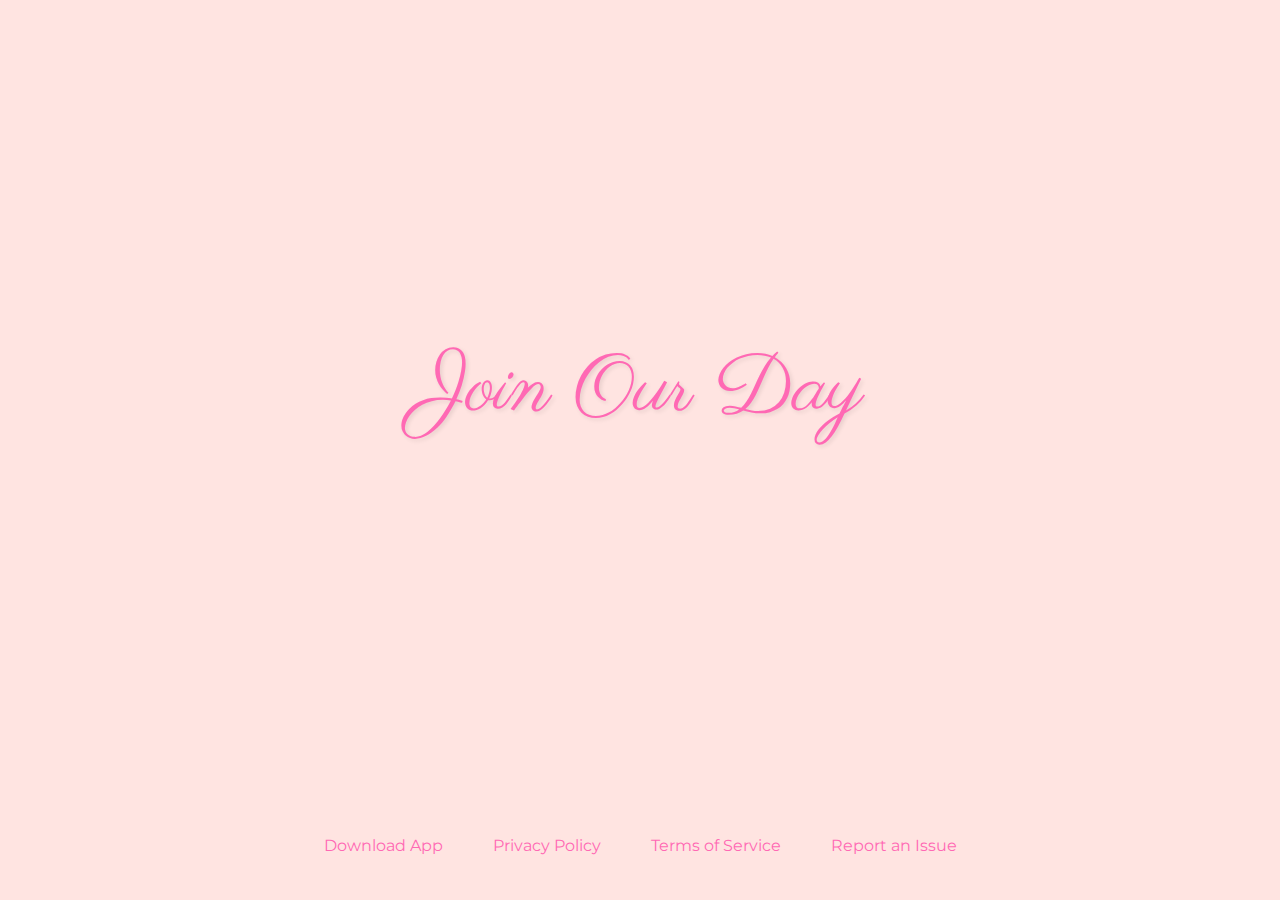
<file: index.html>
<!DOCTYPE html>
<html lang="en">
<head>
    <meta charset="UTF-8">
    <meta name="viewport" content="width=device-width, initial-scale=1.0">
    <title>Join Our Day</title>
    <link rel="apple-touch-icon" sizes="180x180" href="apple-touch-icon.png">
    <link rel="icon" type="image/png" sizes="32x32" href="favicon-32x32.png">
    <link rel="icon" type="image/png" sizes="16x16" href="favicon-16x16.png">
    <link rel="icon" type="image/x-icon" href="favicon.ico">
    <link rel="manifest" href="site.webmanifest">
    <link rel="stylesheet" href="styles.css">
    <link href="https://fonts.googleapis.com/css2?family=Parisienne&family=Montserrat:wght@300;400;500;600&display=swap" rel="stylesheet">
</head>
<body>
    <div class="container">
        <div class="content-wrapper">
            <h1 class="main-title">Join Our Day</h1>
            <div class="subtitle" id="subtitle">Coming Soon</div>
        </div>
        
        <footer class="footer">
            <div class="footer-links">
                <a href="download.html" class="footer-link">Download App</a>
                <a href="privacy.html" class="footer-link">Privacy Policy</a>
                <a href="terms.html" class="footer-link">Terms of Service</a>
                <a href="report.html" class="footer-link">Report an Issue</a>
            </div>
        </footer>
    </div>

    <script>
        setTimeout(function() {
            document.getElementById('subtitle').style.opacity = '1';
        }, 1000);
    </script>
</body>
</html>
</file>
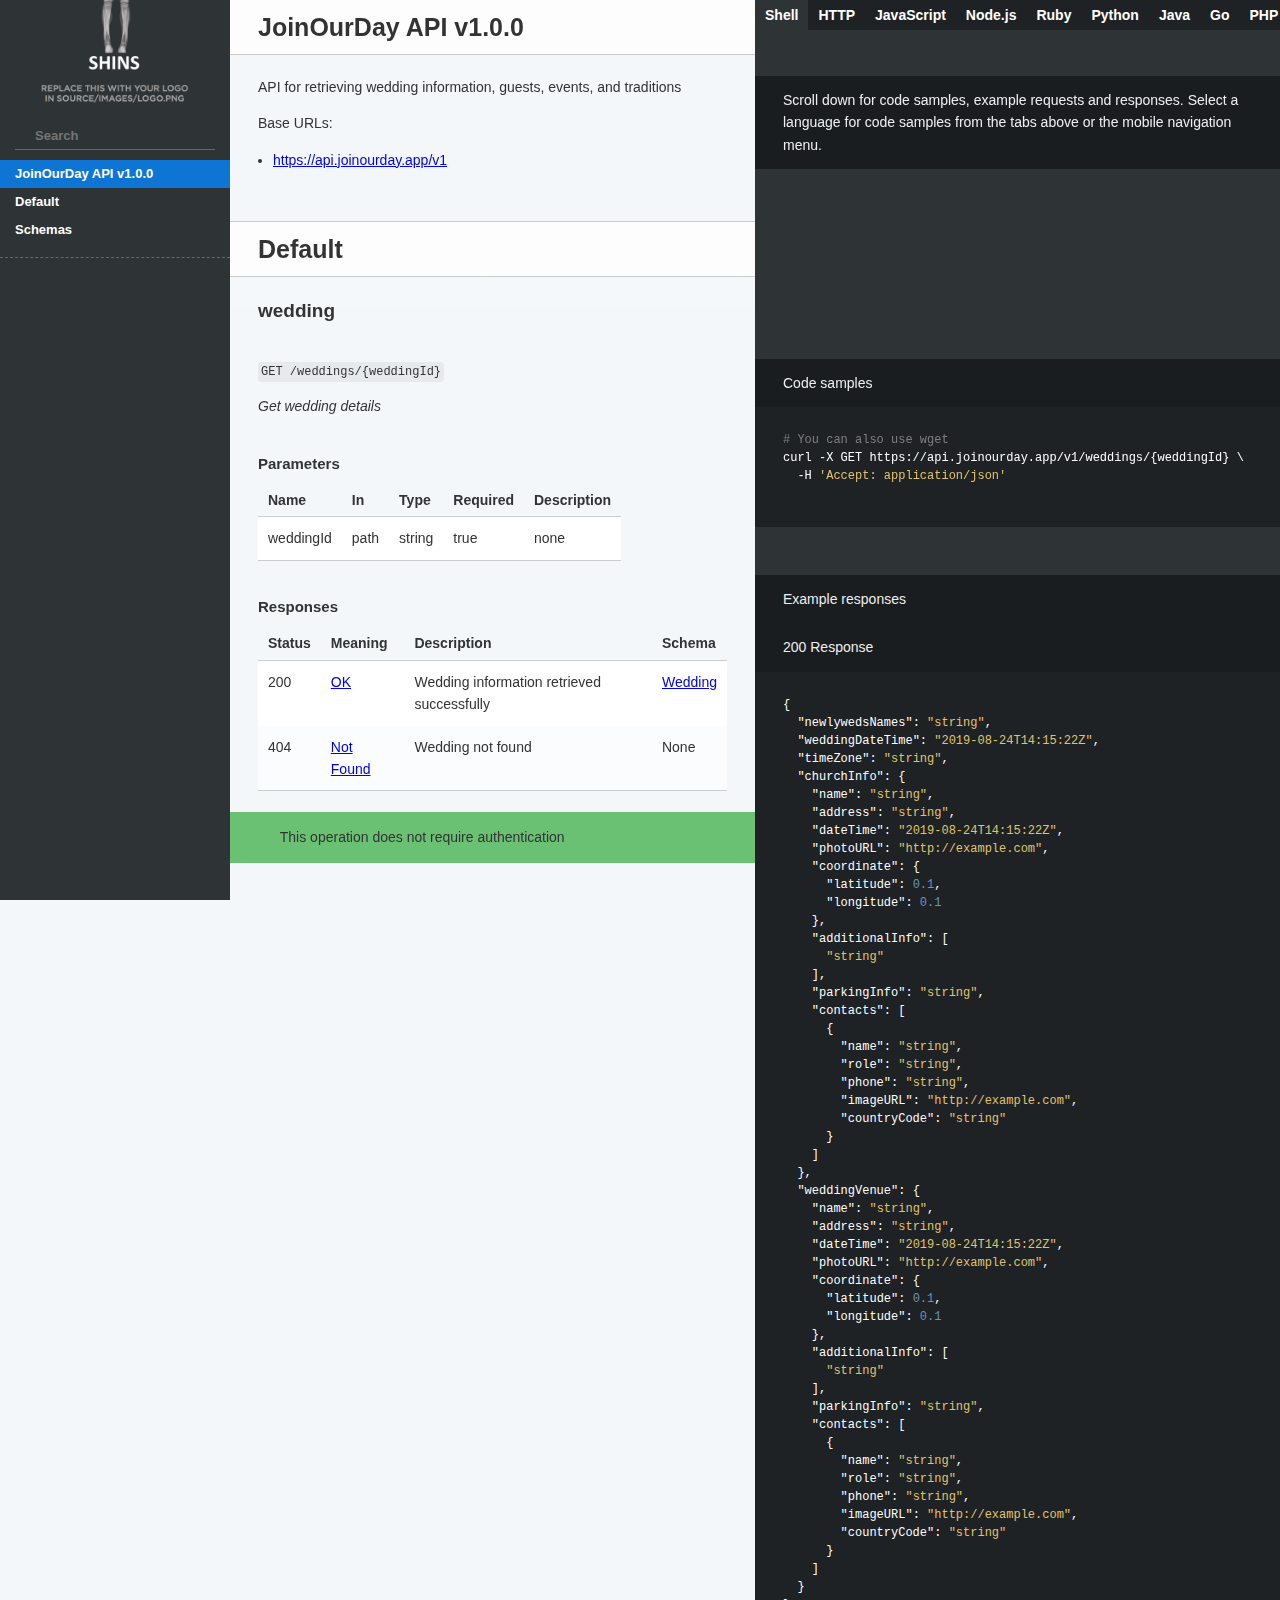
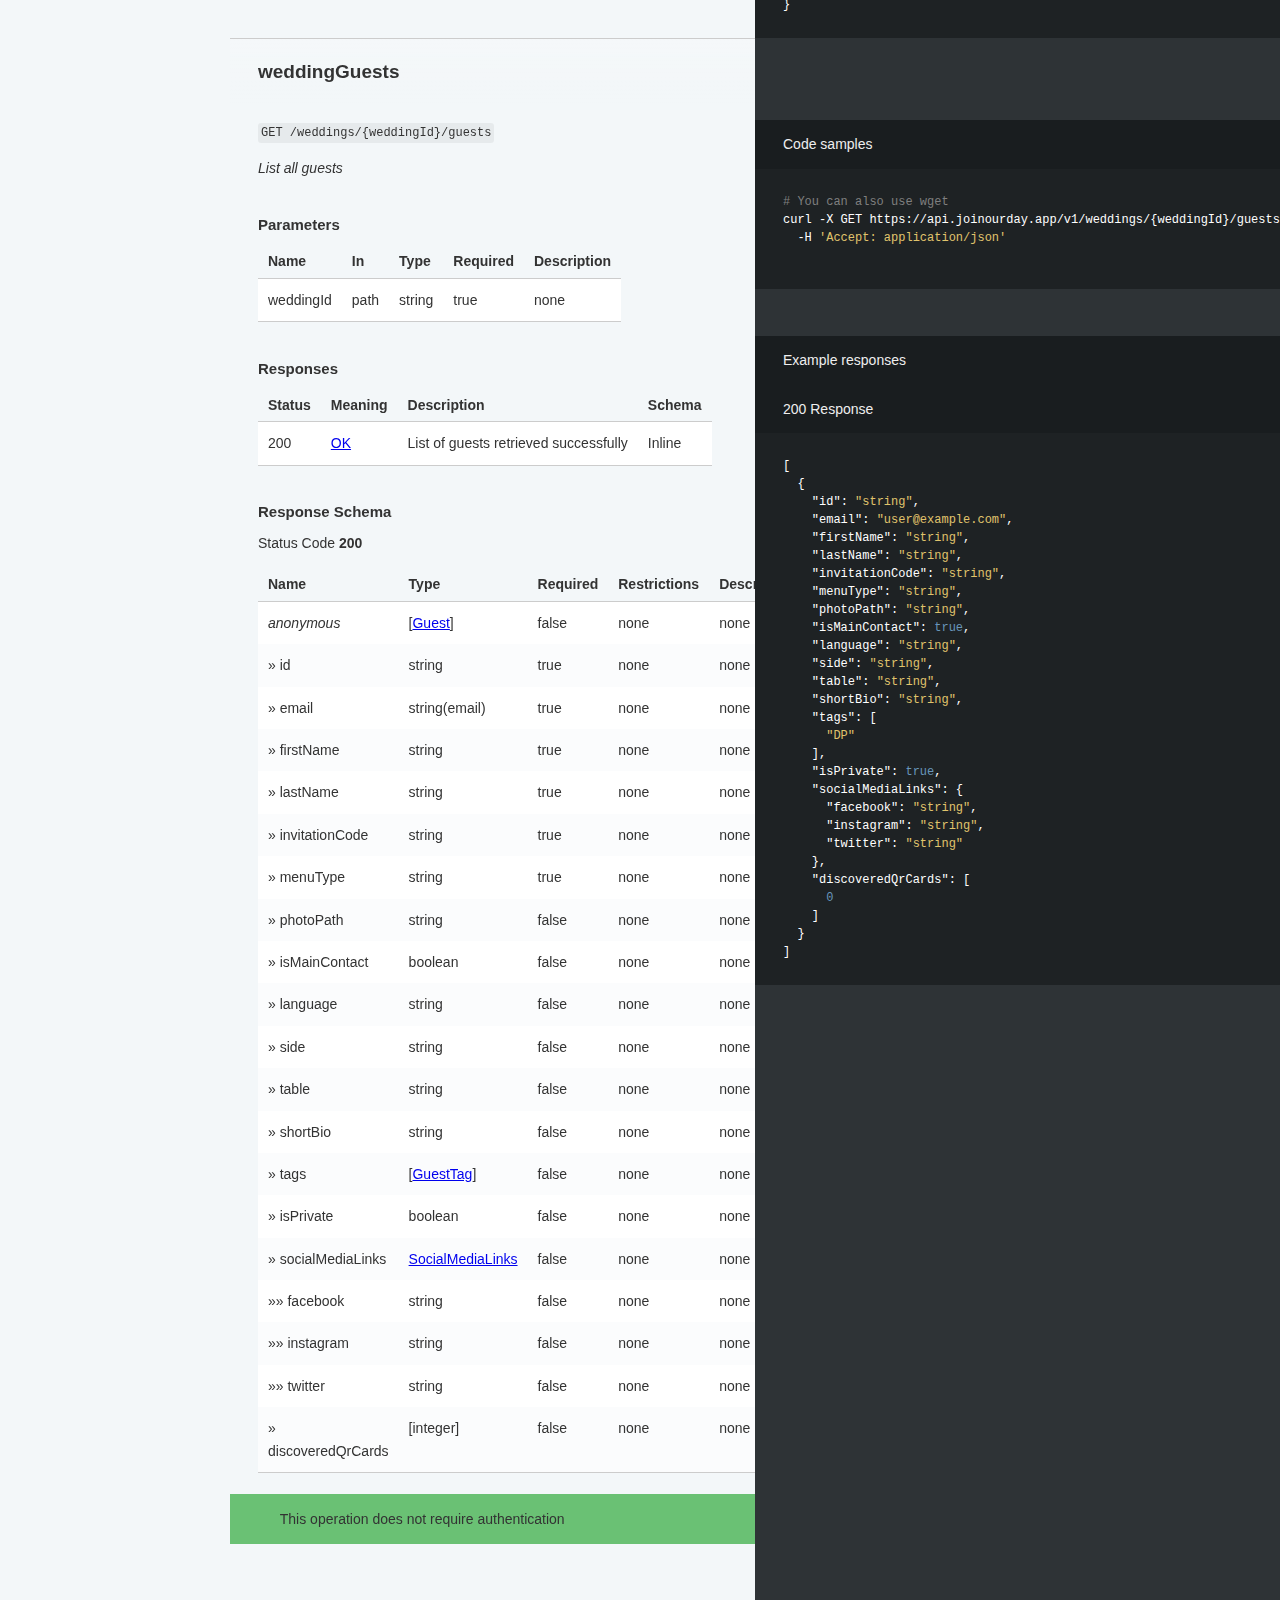
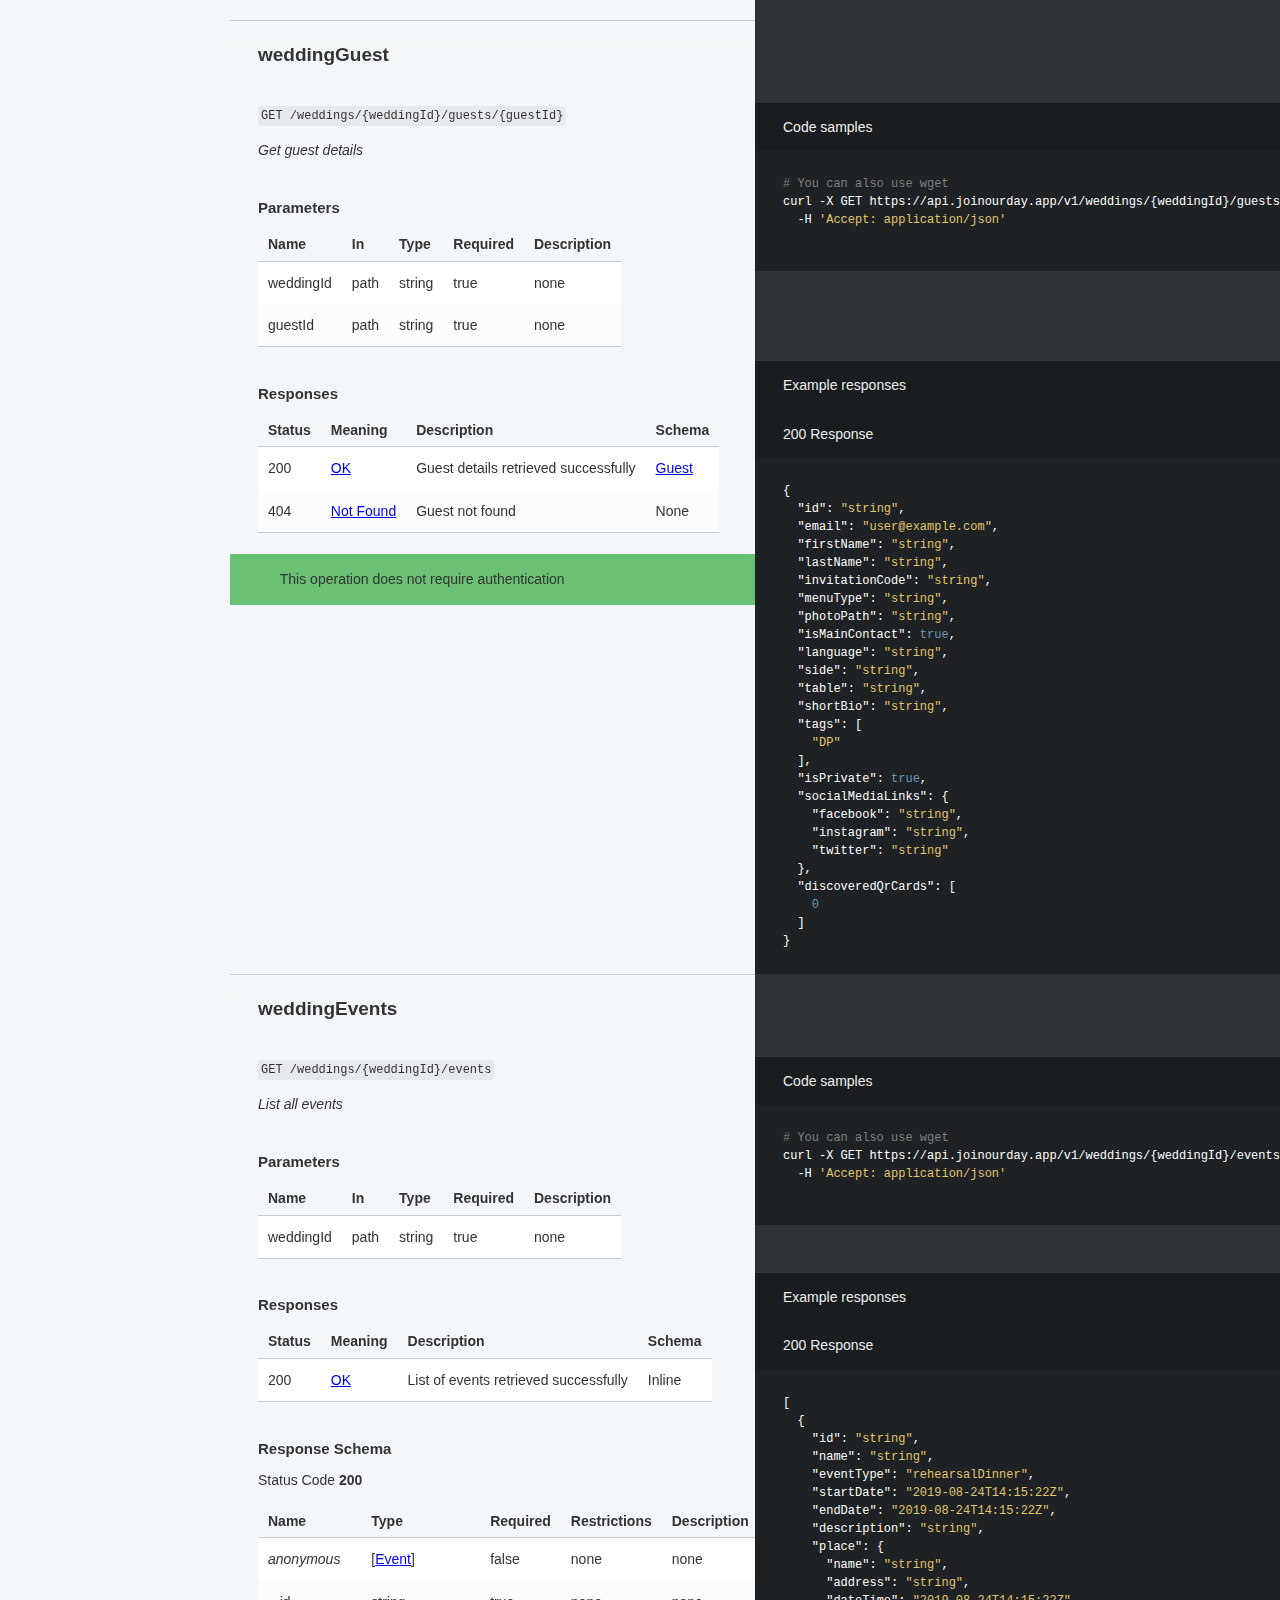
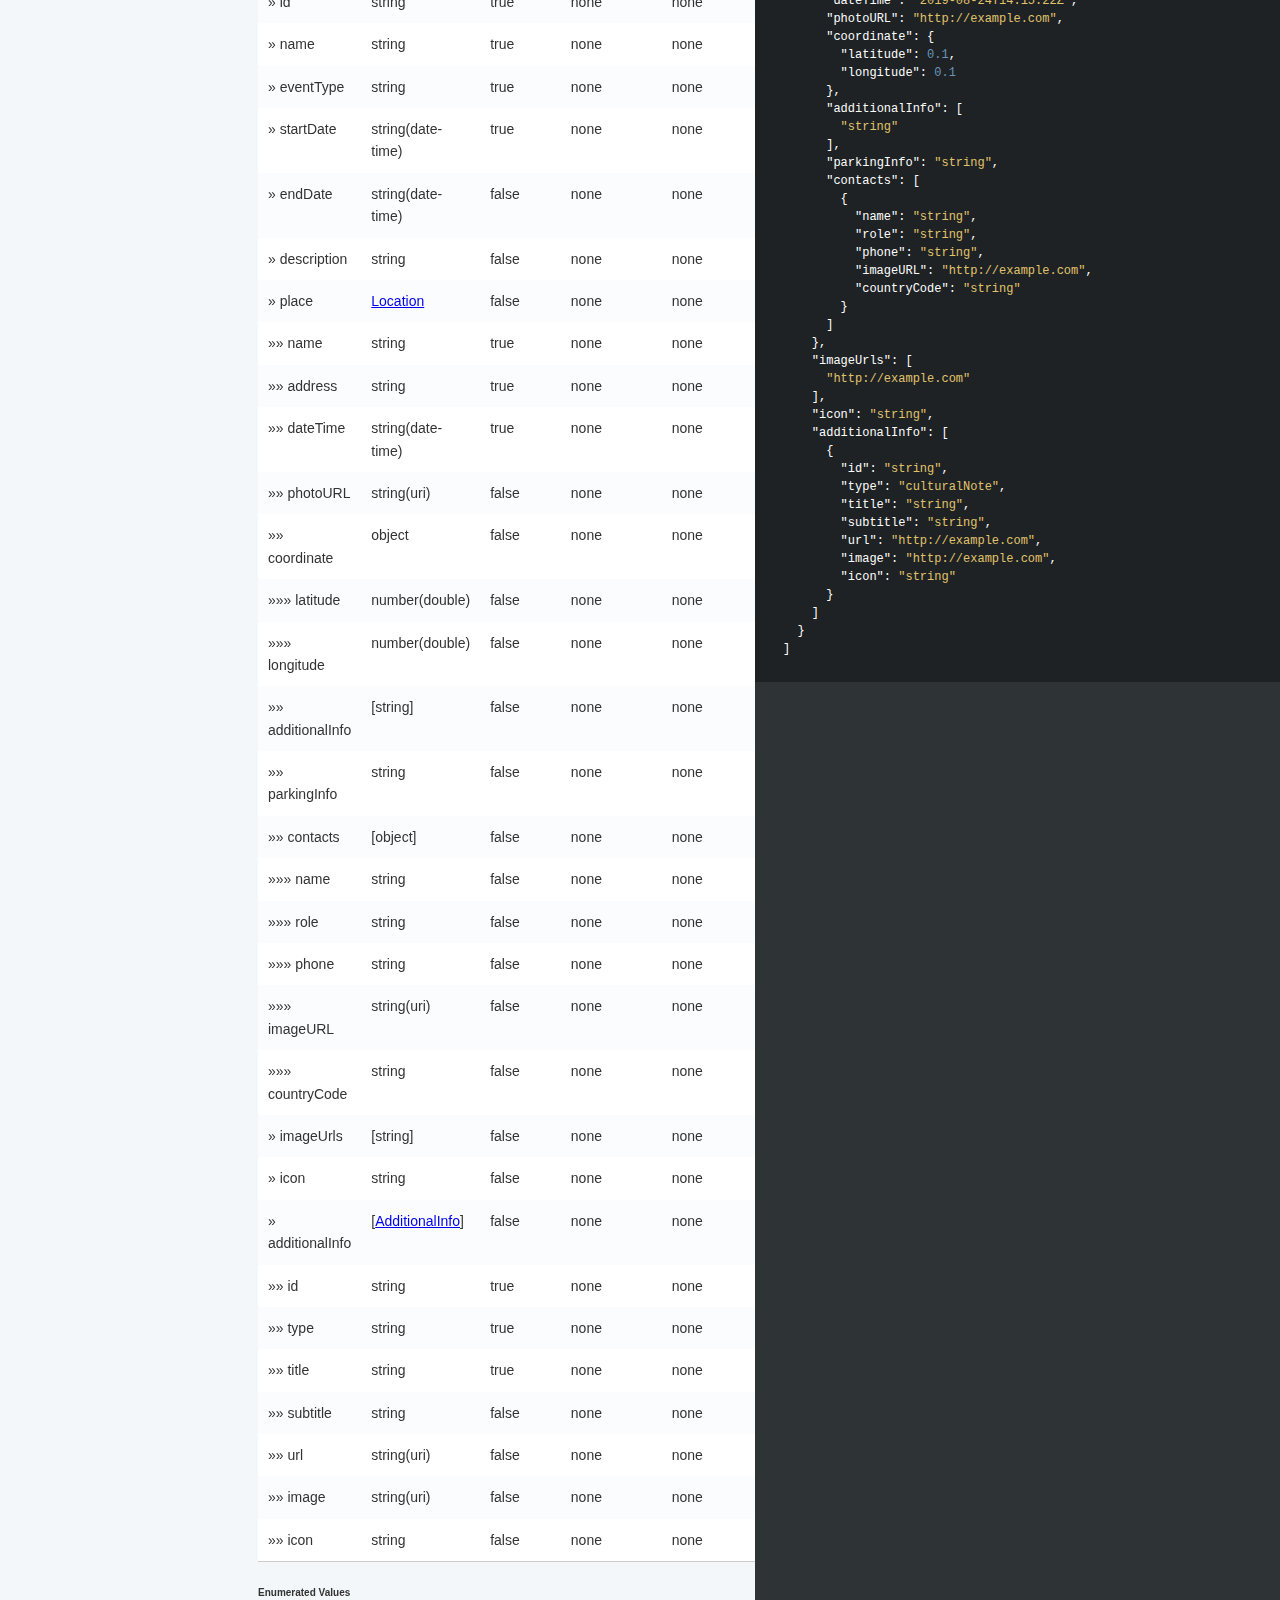
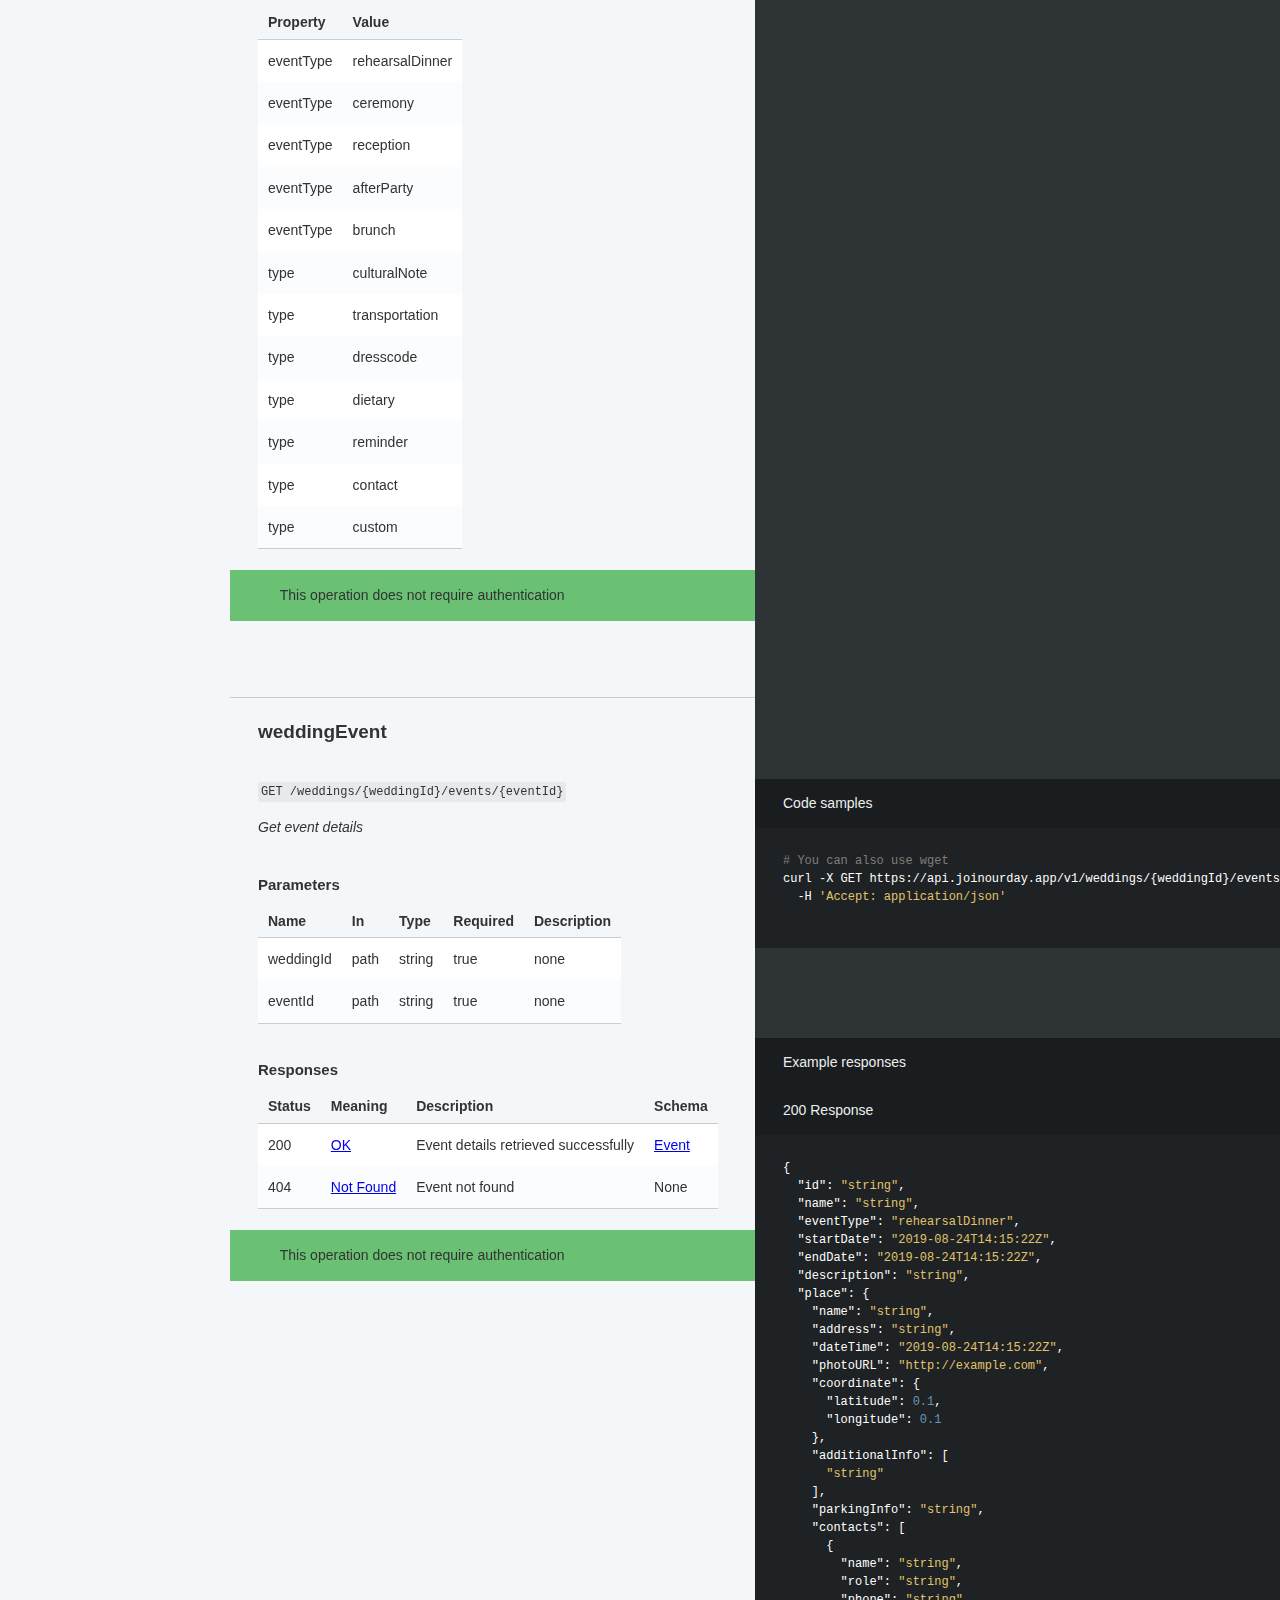
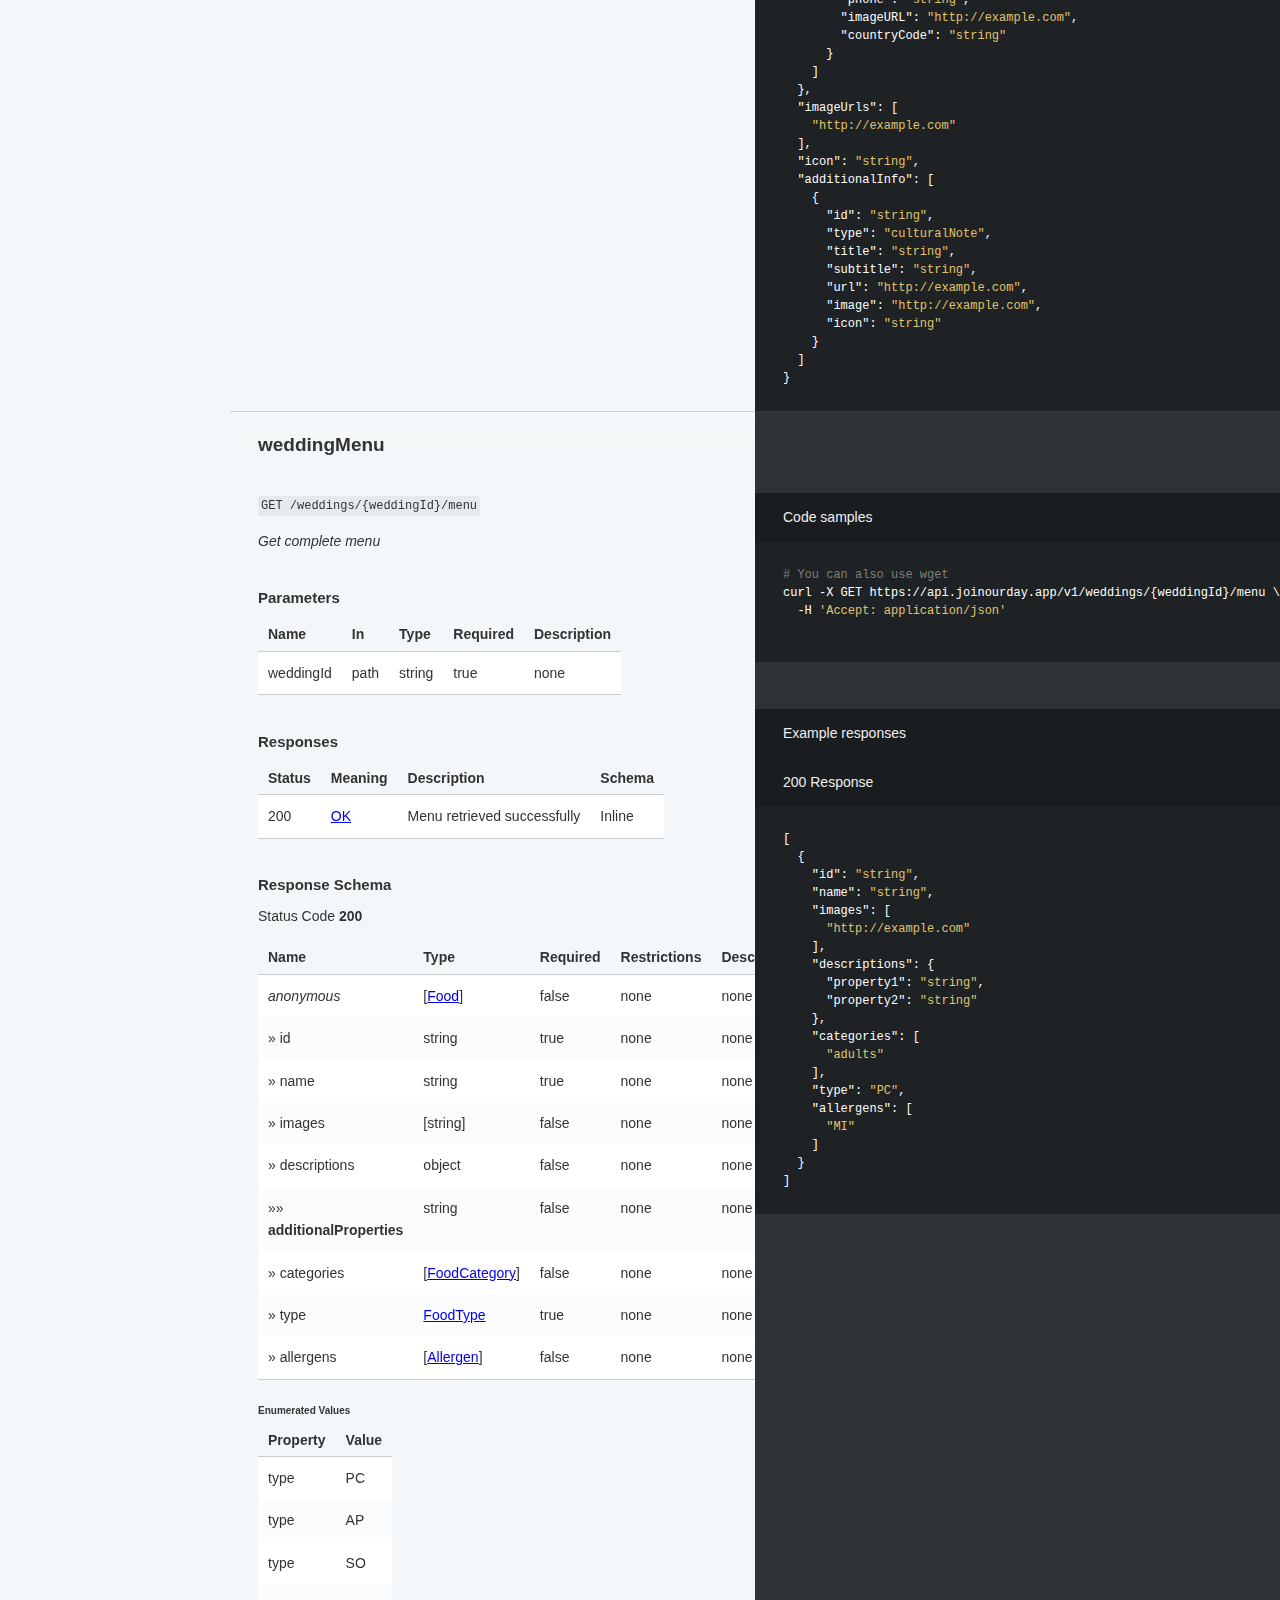
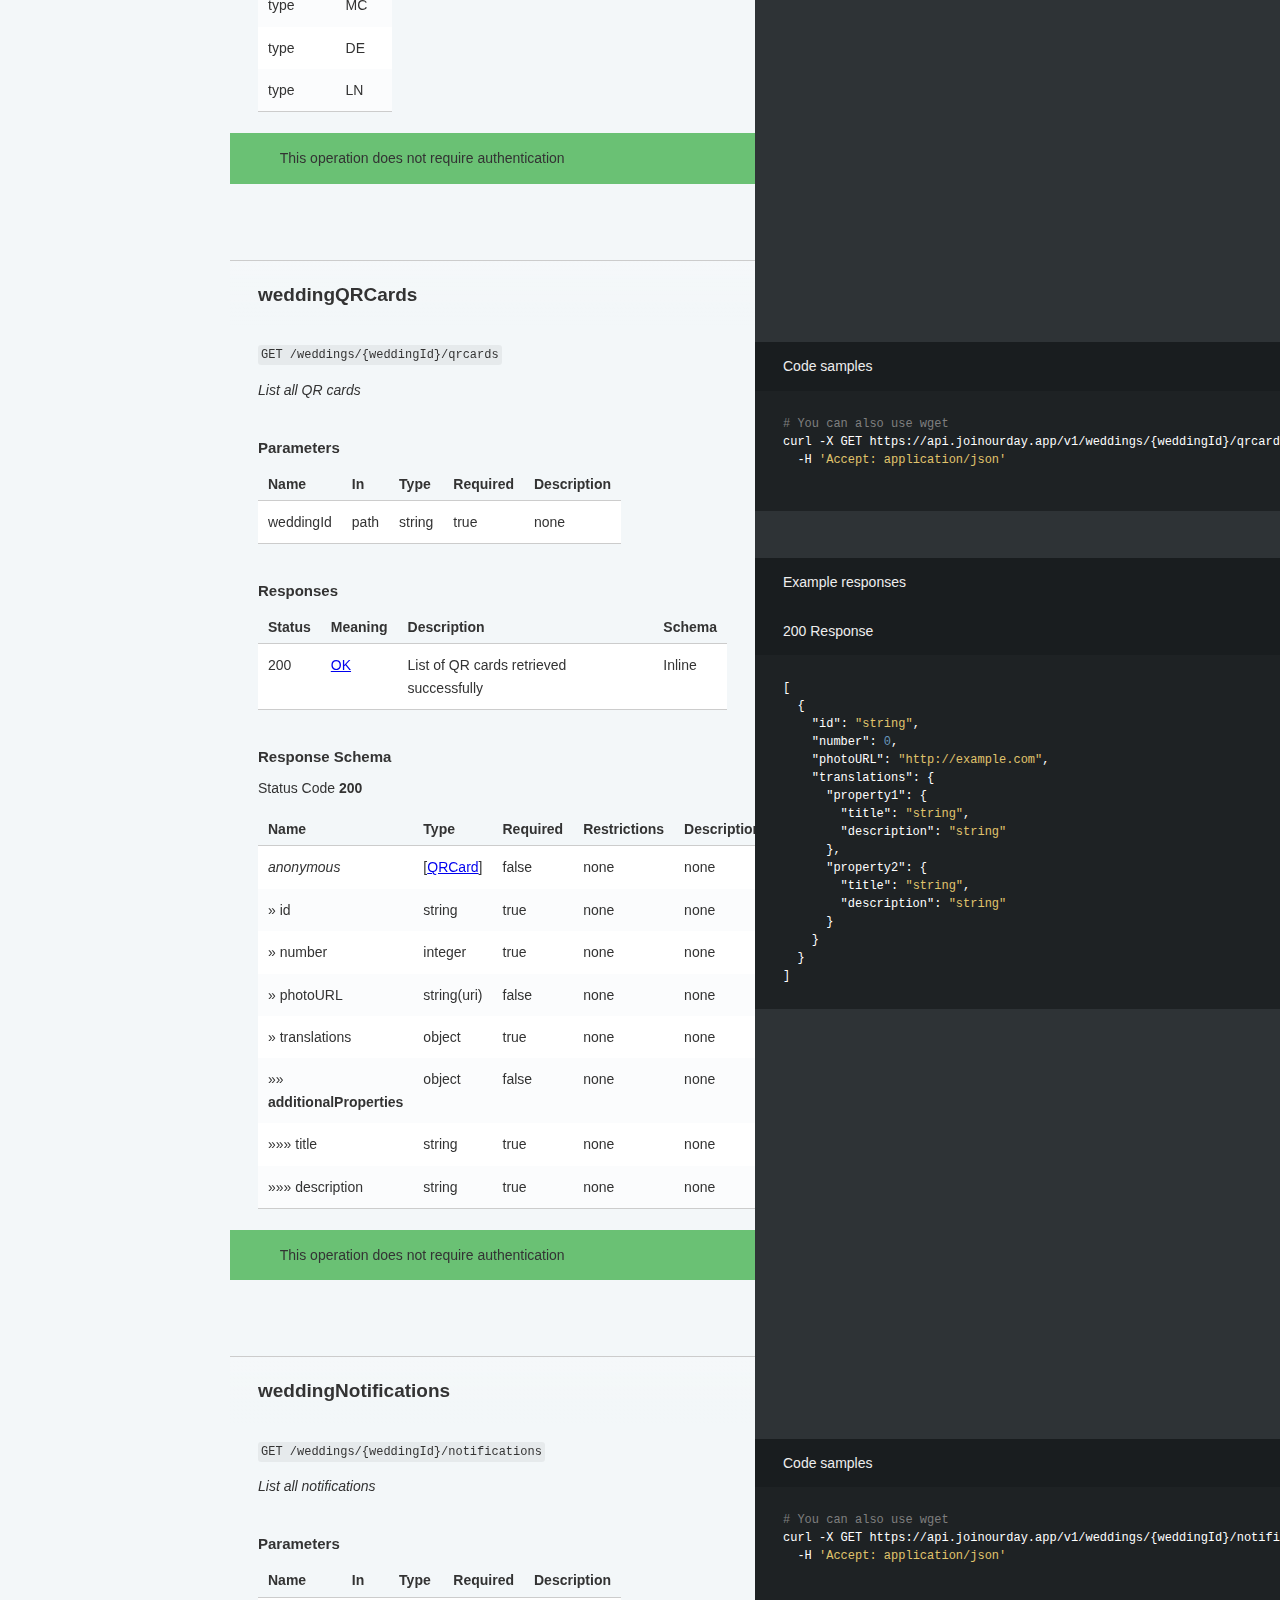
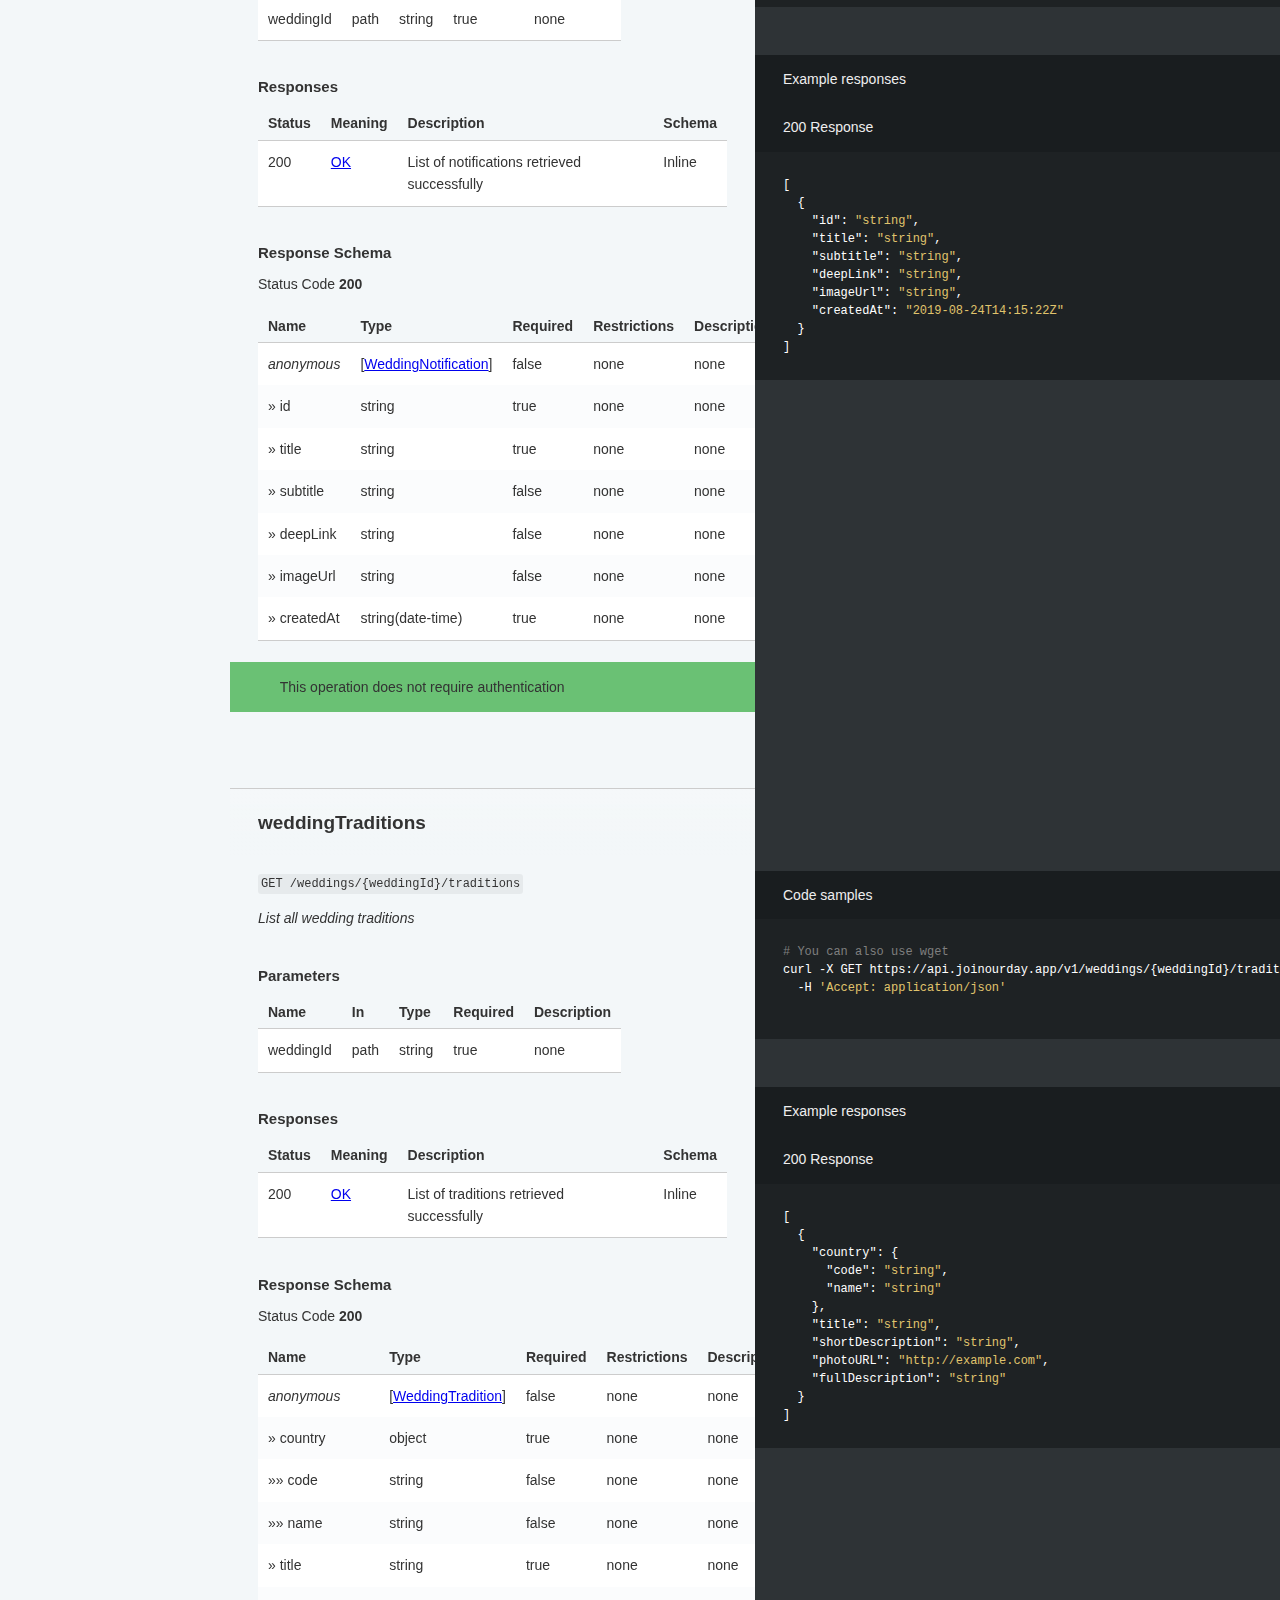
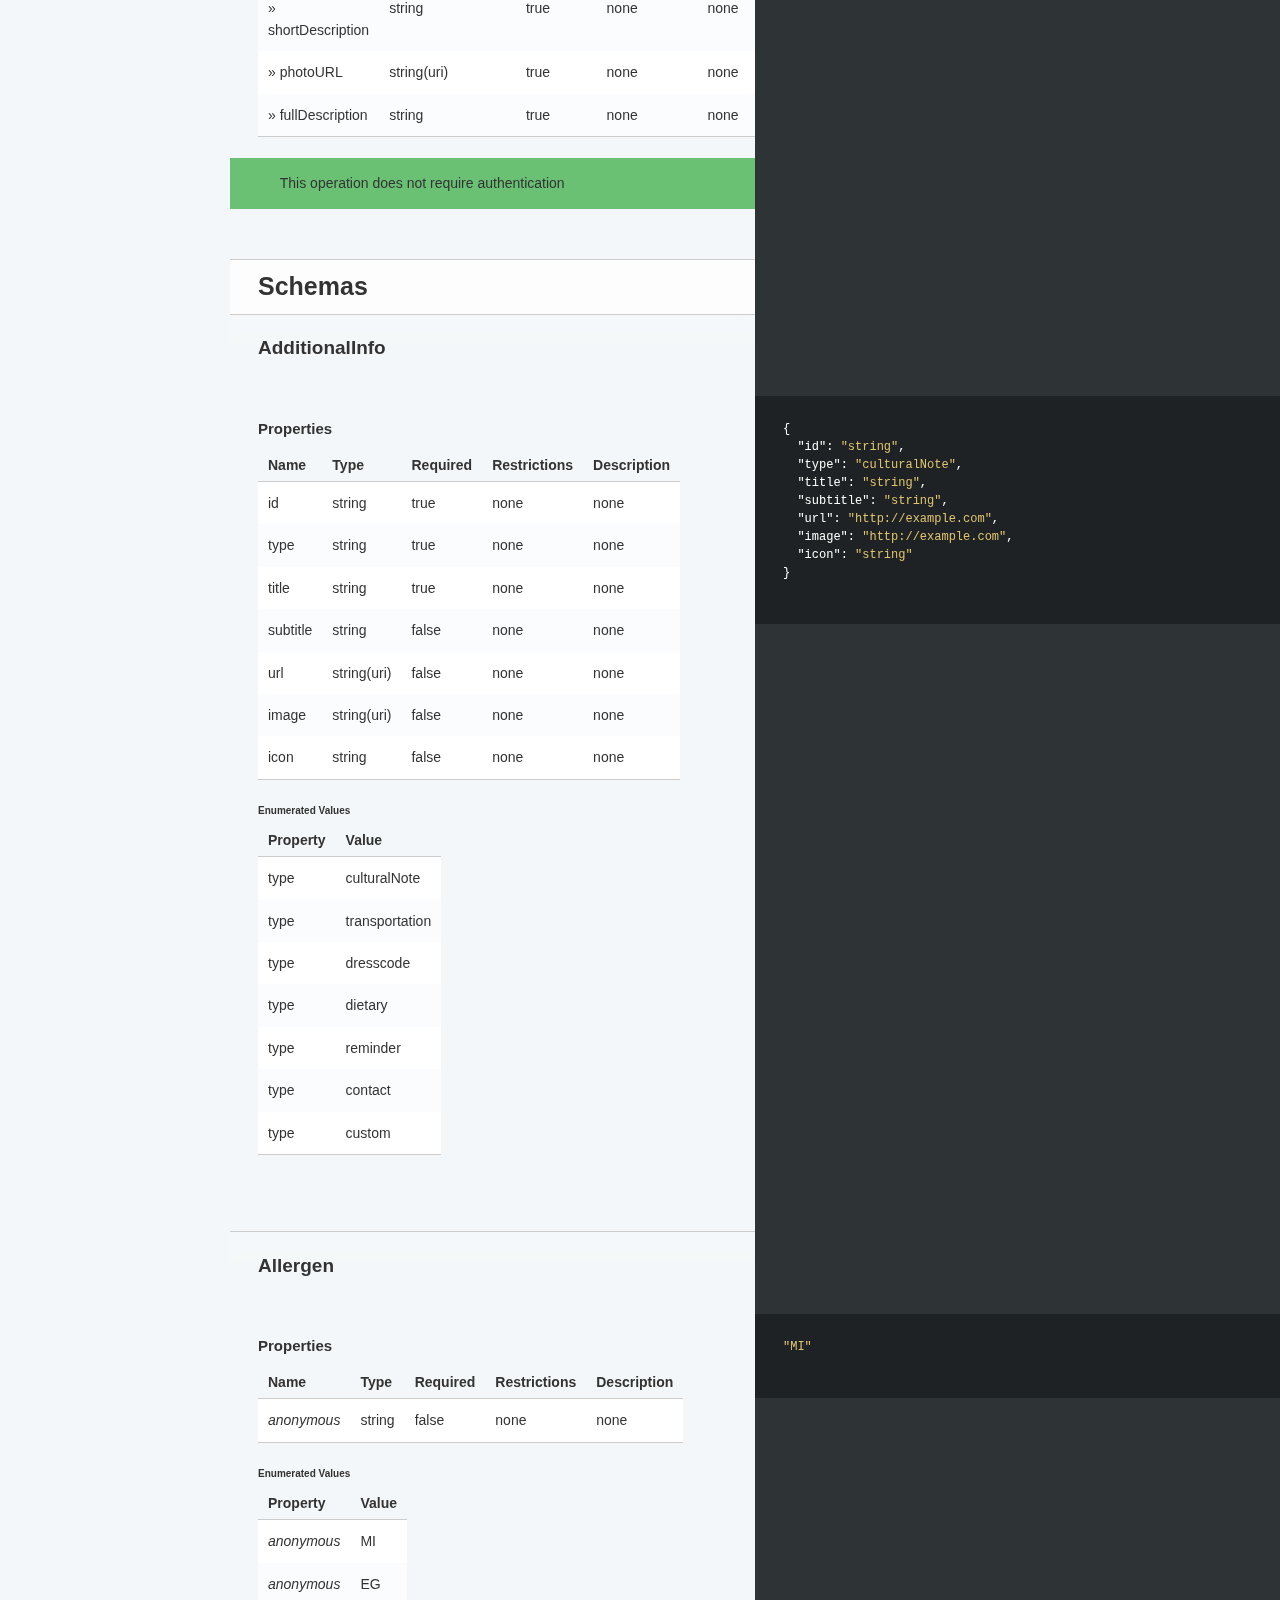
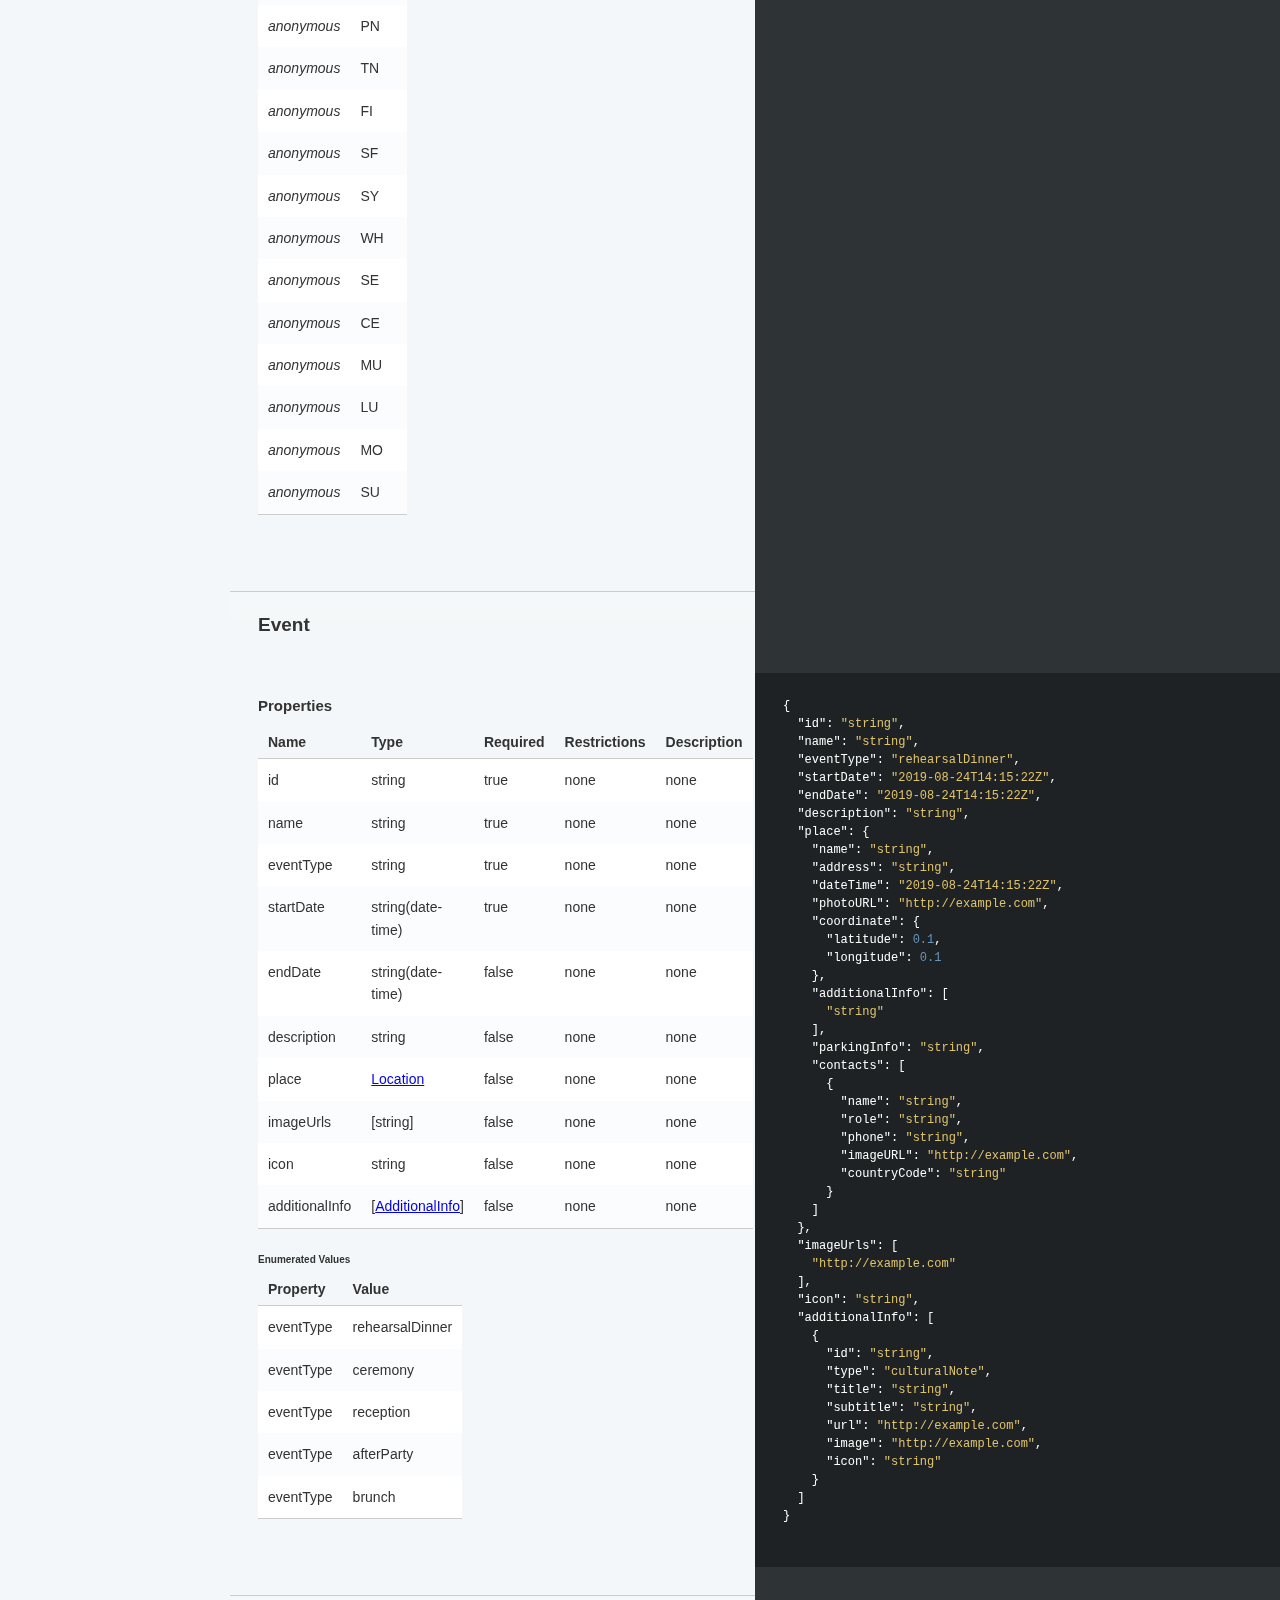
<file: api.html>
<!doctype html>
<html lang="en">
  <head>
    <meta charset="utf-8">
    <meta content="IE=edge,chrome=1" http-equiv="X-UA-Compatible">
    <meta name="viewport" content="width=device-width, initial-scale=1, maximum-scale=1">
    <title>JoinOurDay API v1.0.0</title>

    <style>
    </style>
    <style media="screen">/*! normalize.css v3.0.2 | MIT License | git.io/normalize */
/**
 * 1. Set default font family to sans-serif.
 * 2. Prevent iOS text size adjust after orientation change, without disabling
 *    user zoom.
 */
html {
  font-family: sans-serif;
  /* 1 */
  -ms-text-size-adjust: 100%;
  /* 2 */
  -webkit-text-size-adjust: 100%;
  /* 2 */ }

/**
 * Remove default margin.
 */
body {
  margin: 0; }

/* HTML5 display definitions
   ========================================================================== */
/**
 * Correct `block` display not defined for any HTML5 element in IE 8/9.
 * Correct `block` display not defined for `details` or `summary` in IE 10/11
 * and Firefox.
 * Correct `block` display not defined for `main` in IE 11.
 */
article,
aside,
details,
figcaption,
figure,
footer,
header,
hgroup,
main,
menu,
nav,
section,
summary {
  display: block; }

/**
 * 1. Correct `inline-block` display not defined in IE 8/9.
 * 2. Normalize vertical alignment of `progress` in Chrome, Firefox, and Opera.
 */
audio,
canvas,
progress,
video {
  display: inline-block;
  /* 1 */
  vertical-align: baseline;
  /* 2 */ }

/**
 * Prevent modern browsers from displaying `audio` without controls.
 * Remove excess height in iOS 5 devices.
 */
audio:not([controls]) {
  display: none;
  height: 0; }

/**
 * Address `[hidden]` styling not present in IE 8/9/10.
 * Hide the `template` element in IE 8/9/11, Safari, and Firefox < 22.
 */
[hidden],
template {
  display: none; }

/* Links
   ========================================================================== */
/**
 * Remove the gray background color from active links in IE 10.
 */
a {
  background-color: transparent; }

/**
 * Improve readability when focused and also mouse hovered in all browsers.
 */
a:active,
a:hover {
  outline: 0; }

/* Text-level semantics
   ========================================================================== */
/**
 * Address styling not present in IE 8/9/10/11, Safari, and Chrome.
 */
abbr[title] {
  border-bottom: 1px dotted; }

/**
 * Address style set to `bolder` in Firefox 4+, Safari, and Chrome.
 */
b,
strong {
  font-weight: bold; }

/**
 * Address styling not present in Safari and Chrome.
 */
dfn {
  font-style: italic; }

/**
 * Address variable `h1` font-size and margin within `section` and `article`
 * contexts in Firefox 4+, Safari, and Chrome.
 */
h1 {
  font-size: 2em;
  margin: 0.67em 0; }

/**
 * Address styling not present in IE 8/9.
 */
mark {
  background: #ff0;
  color: #000; }

/**
 * Address inconsistent and variable font size in all browsers.
 */
small {
  font-size: 80%; }

/**
 * Prevent `sub` and `sup` affecting `line-height` in all browsers.
 */
sub,
sup {
  font-size: 75%;
  line-height: 0;
  position: relative;
  vertical-align: baseline; }

sup {
  top: -0.5em; }

sub {
  bottom: -0.25em; }

/* Embedded content
   ========================================================================== */
/**
 * Remove border when inside `a` element in IE 8/9/10.
 */
img {
  border: 0; }

/**
 * Correct overflow not hidden in IE 9/10/11.
 */
svg:not(:root) {
  overflow: hidden; }

/* Grouping content
   ========================================================================== */
/**
 * Address margin not present in IE 8/9 and Safari.
 */
figure {
  margin: 1em 40px; }

/**
 * Address differences between Firefox and other browsers.
 */
hr {
  -moz-box-sizing: content-box;
  box-sizing: content-box;
  height: 0; }

/**
 * Contain overflow in all browsers.
 */
pre {
  overflow: auto; }

/**
 * Address odd `em`-unit font size rendering in all browsers.
 */
code,
kbd,
pre,
samp {
  font-family: monospace, monospace;
  font-size: 1em; }

/* Forms
   ========================================================================== */
/**
 * Known limitation: by default, Chrome and Safari on OS X allow very limited
 * styling of `select`, unless a `border` property is set.
 */
/**
 * 1. Correct color not being inherited.
 *    Known issue: affects color of disabled elements.
 * 2. Correct font properties not being inherited.
 * 3. Address margins set differently in Firefox 4+, Safari, and Chrome.
 */
button,
input,
optgroup,
select,
textarea {
  color: inherit;
  /* 1 */
  font: inherit;
  /* 2 */
  margin: 0;
  /* 3 */ }

/**
 * Address `overflow` set to `hidden` in IE 8/9/10/11.
 */
button {
  overflow: visible; }

/**
 * Address inconsistent `text-transform` inheritance for `button` and `select`.
 * All other form control elements do not inherit `text-transform` values.
 * Correct `button` style inheritance in Firefox, IE 8/9/10/11, and Opera.
 * Correct `select` style inheritance in Firefox.
 */
button,
select {
  text-transform: none; }

/**
 * 1. Avoid the WebKit bug in Android 4.0.* where (2) destroys native `audio`
 *    and `video` controls.
 * 2. Correct inability to style clickable `input` types in iOS.
 * 3. Improve usability and consistency of cursor style between image-type
 *    `input` and others.
 */
button,
html input[type="button"],
input[type="reset"],
input[type="submit"] {
  -webkit-appearance: button;
  /* 2 */
  cursor: pointer;
  /* 3 */ }

/**
 * Re-set default cursor for disabled elements.
 */
button[disabled],
html input[disabled] {
  cursor: default; }

/**
 * Remove inner padding and border in Firefox 4+.
 */
button::-moz-focus-inner,
input::-moz-focus-inner {
  border: 0;
  padding: 0; }

/**
 * Address Firefox 4+ setting `line-height` on `input` using `!important` in
 * the UA stylesheet.
 */
input {
  line-height: normal; }

/**
 * It's recommended that you don't attempt to style these elements.
 * Firefox's implementation doesn't respect box-sizing, padding, or width.
 *
 * 1. Address box sizing set to `content-box` in IE 8/9/10.
 * 2. Remove excess padding in IE 8/9/10.
 */
input[type="checkbox"],
input[type="radio"] {
  box-sizing: border-box;
  /* 1 */
  padding: 0;
  /* 2 */ }

/**
 * Fix the cursor style for Chrome's increment/decrement buttons. For certain
 * `font-size` values of the `input`, it causes the cursor style of the
 * decrement button to change from `default` to `text`.
 */
input[type="number"]::-webkit-inner-spin-button,
input[type="number"]::-webkit-outer-spin-button {
  height: auto; }

/**
 * 1. Address `appearance` set to `searchfield` in Safari and Chrome.
 * 2. Address `box-sizing` set to `border-box` in Safari and Chrome
 *    (include `-moz` to future-proof).
 */
input[type="search"] {
  -webkit-appearance: textfield;
  /* 1 */
  -moz-box-sizing: content-box;
  -webkit-box-sizing: content-box;
  /* 2 */
  box-sizing: content-box; }

/**
 * Remove inner padding and search cancel button in Safari and Chrome on OS X.
 * Safari (but not Chrome) clips the cancel button when the search input has
 * padding (and `textfield` appearance).
 */
input[type="search"]::-webkit-search-cancel-button,
input[type="search"]::-webkit-search-decoration {
  -webkit-appearance: none; }

/**
 * Define consistent border, margin, and padding.
 */
fieldset {
  border: 1px solid #c0c0c0;
  margin: 0 2px;
  padding: 0.35em 0.625em 0.75em; }

/**
 * 1. Correct `color` not being inherited in IE 8/9/10/11.
 * 2. Remove padding so people aren't caught out if they zero out fieldsets.
 */
legend {
  border: 0;
  /* 1 */
  padding: 0;
  /* 2 */ }

/**
 * Remove default vertical scrollbar in IE 8/9/10/11.
 */
textarea {
  overflow: auto; }

/**
 * Don't inherit the `font-weight` (applied by a rule above).
 * NOTE: the default cannot safely be changed in Chrome and Safari on OS X.
 */
optgroup {
  font-weight: bold; }

/* Tables
   ========================================================================== */
/**
 * Remove most spacing between table cells.
 */
table {
  border-collapse: collapse;
  border-spacing: 0; }

td,
th {
  padding: 0; }

/*
Copyright 2008-2013 Concur Technologies, Inc.

Licensed under the Apache License, Version 2.0 (the "License"); you may
not use this file except in compliance with the License. You may obtain
a copy of the License at

  http://www.apache.org/licenses/LICENSE-2.0

Unless required by applicable law or agreed to in writing, software
distributed under the License is distributed on an "AS IS" BASIS, WITHOUT
WARRANTIES OR CONDITIONS OF ANY KIND, either express or implied. See the
License for the specific language governing permissions and limitations
under the License.
*/
.content h1, .content h2, .content h3, .content h4, .content h5, .content h6, html, body {
  font-family: -apple-system, BlinkMacSystemFont, "Segoe UI", Roboto, Helvetica, Arial, sans-serif, "Apple Color Emoji", "Segoe UI Emoji", "Segoe UI Symbol";
  font-size: 14px; }

.content h1, .content h2, .content h3, .content h4, .content h5, .content h6 {
  font-weight: bold; }

.content code, .content pre {
  font-family: Consolas, Menlo, Monaco, "Lucida Console", "Liberation Mono", "DejaVu Sans Mono", "Bitstream Vera Sans Mono", "Courier New", monospace, serif;
  font-size: 12px;
  line-height: 1.5; }

.content code {
  word-break: break-all;
  hyphens: auto; }

@font-face {
  font-family: 'slate';
  src: url('https://raw.githubusercontent.com/Mermade/shins/master/source/fonts/slate.eot?-syv14m');
  src: url('https://raw.githubusercontent.com/Mermade/shins/master/source/fonts/slate.eot?#iefix-syv14m') format("embedded-opentype"), url('https://raw.githubusercontent.com/Mermade/shins/master/source/fonts/slate.woff2?-syv14m') format("woff2"), url('https://raw.githubusercontent.com/Mermade/shins/master/source/fonts/slate.woff?-syv14m') format("woff"), url('https://raw.githubusercontent.com/Mermade/shins/master/source/fonts/slate.ttf?-syv14m') format("truetype"), url('https://raw.githubusercontent.com/Mermade/shins/master/source/fonts/slate.svg?-syv14m#slate') format("svg");
  font-weight: normal;
  font-style: normal; }

.content aside.warning:before, .content aside.notice:before, .content aside.success:before, .toc-wrapper > .search:before {
  font-family: 'slate';
  speak: none;
  font-style: normal;
  font-weight: normal;
  font-variant: normal;
  text-transform: none;
  line-height: 1; }

.content aside.warning:before {
  content: "\e600"; }

.content aside.notice:before {
  content: "\e602"; }

.content aside.success:before {
  content: "\e606"; }

.toc-wrapper > .search:before {
  content: "\e607"; }

/*
Copyright 2008-2013 Concur Technologies, Inc.

Licensed under the Apache License, Version 2.0 (the "License"); you may
not use this file except in compliance with the License. You may obtain
a copy of the License at

  http://www.apache.org/licenses/LICENSE-2.0

Unless required by applicable law or agreed to in writing, software
distributed under the License is distributed on an "AS IS" BASIS, WITHOUT
WARRANTIES OR CONDITIONS OF ANY KIND, either express or implied. See the
License for the specific language governing permissions and limitations
under the License.
*/
html, body {
  color: #333;
  padding: 0;
  margin: 0;
  -webkit-font-smoothing: antialiased;
  -moz-osx-font-smoothing: grayscale;
  background-color: #F3F7F9;
  height: 100%;
  -webkit-text-size-adjust: none;
  /* Never autoresize text */ }

#toc > ul > li > a > span {
  float: right;
  background-color: #2484FF;
  border-radius: 40px;
  width: 20px; }

.toc-wrapper {
  transition: left 0.3s ease-in-out;
  overflow-y: auto;
  overflow-x: hidden;
  position: fixed;
  z-index: 30;
  top: 0;
  left: 0;
  bottom: 0;
  width: 230px;
  background-color: #2E3336;
  font-size: 13px;
  font-weight: bold; }
  .toc-wrapper .lang-selector {
    display: none; }
    .toc-wrapper .lang-selector a {
      padding-top: 0.5em;
      padding-bottom: 0.5em; }
  .toc-wrapper .logo {
    display: block;
    max-width: 100%;
    margin-bottom: 0px; }
  .toc-wrapper > .search {
    position: relative; }
    .toc-wrapper > .search input {
      background: #2E3336;
      border-width: 0 0 1px 0;
      border-color: #666;
      padding: 6px 0 6px 20px;
      box-sizing: border-box;
      margin: 10px 15px;
      width: 200px;
      outline: none;
      color: #fff;
      border-radius: 0;
      /* ios has a default border radius */ }
    .toc-wrapper > .search:before {
      position: absolute;
      top: 17px;
      left: 15px;
      color: #fff; }
  .toc-wrapper .search-results {
    margin-top: 0;
    box-sizing: border-box;
    height: 0;
    overflow-y: auto;
    overflow-x: hidden;
    transition-property: height, margin;
    transition-duration: 180ms;
    transition-timing-function: ease-in-out;
    background: #1E2224; }
    .toc-wrapper .search-results.visible {
      height: 30%;
      margin-bottom: 1em; }
    .toc-wrapper .search-results li {
      margin: 1em 15px;
      line-height: 1; }
    .toc-wrapper .search-results a {
      color: #fff;
      text-decoration: none; }
      .toc-wrapper .search-results a:hover {
        text-decoration: underline; }
  .toc-wrapper ul, .toc-wrapper li {
    list-style: none;
    margin: 0;
    padding: 0;
    line-height: 28px; }
  .toc-wrapper li {
    color: #fff;
    transition-property: background;
    transition-timing-function: linear;
    transition-duration: 200ms; }
  .toc-wrapper .toc-link.active {
    background-color: #0F75D4;
    color: #fff; }
  .toc-wrapper .toc-link.active-parent {
    background-color: #1E2224;
    color: #fff; }
  .toc-wrapper .toc-list-h2 {
    display: none;
    background-color: #1E2224;
    font-weight: 500; }
  .toc-wrapper .toc-h2 {
    padding-left: 25px;
    font-size: 12px; }
  .toc-wrapper .toc-footer {
    padding: 1em 0;
    margin-top: 1em;
    border-top: 1px dashed #666; }
    .toc-wrapper .toc-footer li, .toc-wrapper .toc-footer a {
      color: #fff;
      text-decoration: none; }
    .toc-wrapper .toc-footer a:hover {
      text-decoration: underline; }
    .toc-wrapper .toc-footer li {
      font-size: 0.8em;
      line-height: 1.7;
      text-decoration: none; }

.toc-link, .toc-footer li {
  padding: 0 15px 0 15px;
  display: block;
  overflow-x: hidden;
  white-space: nowrap;
  text-overflow: ellipsis;
  text-decoration: none;
  color: #fff;
  transition-property: background;
  transition-timing-function: linear;
  transition-duration: 130ms; }

#nav-button {
  padding: 0 1.5em 5em 0;
  display: none;
  position: fixed;
  top: 0;
  left: 0;
  z-index: 100;
  color: #000;
  text-decoration: none;
  font-weight: bold;
  opacity: 0.7;
  line-height: 16px;
  transition: left 0.3s ease-in-out; }
  #nav-button span {
    display: block;
    padding: 6px 6px 6px;
    background-color: rgba(243, 247, 249, 0.7);
    transform-origin: 0 0;
    transform: rotate(-90deg) translate(-100%, 0);
    border-radius: 0 0 0 5px; }
  #nav-button img {
    height: 16px;
    vertical-align: bottom; }
  #nav-button:hover {
    opacity: 1; }
  #nav-button.open {
    left: 230px; }

.page-wrapper {
  margin-left: 230px;
  position: relative;
  z-index: 10;
  background-color: #F3F7F9;
  min-height: 100%;
  padding-bottom: 1px; }
  .page-wrapper .dark-box {
    width: 50%;
    background-color: #2E3336;
    position: absolute;
    right: 0;
    top: 0;
    bottom: 0; }
  .page-wrapper .lang-selector {
    position: fixed;
    z-index: 50;
    border-bottom: 5px solid #2E3336; }

.lang-selector {
  background-color: #1E2224;
  width: 100%;
  font-weight: bold; }
  .lang-selector a {
    display: block;
    float: left;
    color: #fff;
    text-decoration: none;
    padding: 0 10px;
    line-height: 30px;
    outline: 0; }
    .lang-selector a:active, .lang-selector a:focus {
      background-color: #111;
      color: #fff; }
    .lang-selector a.active {
      background-color: #2E3336;
      color: #fff; }
  .lang-selector:after {
    content: '';
    clear: both;
    display: block; }

.content {
  -webkit-transform: translateZ(0);
  position: relative;
  z-index: 30; }
  .content:after {
    content: '';
    display: block;
    clear: both; }
  .content > h1, .content > h2, .content > h3, .content > h4, .content > h5, .content > h6, .content > p, .content > table, .content > ul, .content > ol, .content > aside, .content > dl {
    margin-right: 50%;
    padding: 0 28px;
    box-sizing: border-box;
    display: block; }
  .content > ul, .content > ol {
    padding-left: 43px; }
  .content > h1, .content > h2, .content > div {
    clear: both; }
  .content h1 {
    font-size: 25px;
    padding-top: 0.5em;
    padding-bottom: 0.5em;
    margin-bottom: 21px;
    margin-top: 2em;
    border-top: 1px solid #ccc;
    border-bottom: 1px solid #ccc;
    background-color: #fdfdfd; }
  .content h1:first-child, .content div:first-child + h1 {
    border-top-width: 0;
    margin-top: 0; }
  .content h2 {
    font-size: 19px;
    margin-top: 4em;
    margin-bottom: 0;
    border-top: 1px solid #ccc;
    padding-top: 1.2em;
    padding-bottom: 1.2em;
    background-image: linear-gradient(to bottom, rgba(255, 255, 255, 0.2), rgba(255, 255, 255, 0)); }
  .content h1 + h2, .content h1 + div + h2 {
    margin-top: -21px;
    border-top: none; }
  .content h3, .content h4, .content h5, .content h6 {
    font-size: 15px;
    margin-top: 2.5em;
    margin-bottom: 0.8em; }
  .content h4, .content h5, .content h6 {
    font-size: 10px; }
  .content hr {
    margin: 2em 0;
    border-top: 2px solid #2E3336;
    border-bottom: 2px solid #F3F7F9; }
  .content table {
    margin-bottom: 1em;
    overflow: auto; }
    .content table th, .content table td {
      text-align: left;
      vertical-align: top;
      line-height: 1.6; }
      .content table th code, .content table td code {
        white-space: nowrap; }
    .content table th {
      padding: 5px 10px;
      border-bottom: 1px solid #ccc;
      vertical-align: bottom; }
    .content table td {
      padding: 10px; }
    .content table tr:last-child {
      border-bottom: 1px solid #ccc; }
    .content table tr:nth-child(odd) > td {
      background-color: white; }
    .content table tr:nth-child(even) > td {
      background-color: #fbfcfd; }
  .content dt {
    font-weight: bold; }
  .content dd {
    margin-left: 15px; }
  .content p, .content li, .content dt, .content dd {
    line-height: 1.6;
    margin-top: 0; }
  .content img {
    max-width: 100%; }
  .content code {
    background-color: rgba(0, 0, 0, 0.05);
    padding: 3px;
    border-radius: 3px; }
  .content pre > code {
    background-color: transparent;
    padding: 0; }
  .content aside {
    padding-top: 1em;
    padding-bottom: 1em;
    margin-top: 1.5em;
    margin-bottom: 1.5em;
    background: #8fbcd4;
    line-height: 1.6; }
    .content aside.warning {
      background-color: #c97a7e; }
    .content aside.success {
      background-color: #6ac174; }
  .content aside:before {
    vertical-align: middle;
    padding-right: 0.5em;
    font-size: 14px; }
  .content .search-highlight {
    padding: 2px;
    margin: -3px;
    border-radius: 4px;
    border: 1px solid #F7E633;
    background: linear-gradient(to top left, #F7E633 0%, #F1D32F 100%); }

.content pre, .content blockquote {
  background-color: #1E2224;
  color: #fff;
  margin: 0;
  width: 50%;
  float: right;
  clear: right;
  box-sizing: border-box; }
  .content pre > p, .content blockquote > p {
    margin: 0; }
  .content pre a, .content blockquote a {
    color: #fff;
    text-decoration: none;
    border-bottom: dashed 1px #ccc; }

.content pre {
  padding-top: 2em;
  padding-bottom: 2em;
  padding: 2em 28px; }

.content blockquote > p {
  background-color: #191D1F;
  padding: 13px 2em;
  color: #eee; }

@media (max-width: 930px) {
  .toc-wrapper {
    left: -230px; }
    .toc-wrapper.open {
      left: 0; }
  .page-wrapper {
    margin-left: 0; }
  #nav-button {
    display: block; }
  .toc-link {
    padding-top: 0.3em;
    padding-bottom: 0.3em; } }

@media (max-width: 700px) {
  .dark-box {
    display: none; }
  .content > h1, .content > h2, .content > h3, .content > h4, .content > h5, .content > h6, .content > p, .content > table, .content > ul, .content > ol, .content > aside, .content > dl {
    margin-right: 0; }
  .toc-wrapper .lang-selector {
    display: block; }
  .page-wrapper .lang-selector {
    display: none; }
  .content pre, .content blockquote {
    width: auto;
    float: none; }
  .content > pre + h1, .content > blockquote + h1, .content > pre + h2, .content > blockquote + h2, .content > pre + h3, .content > blockquote + h3, .content > pre + h4, .content > blockquote + h4, .content > pre + h5, .content > blockquote + h5, .content > pre + h6, .content > blockquote + h6, .content > pre + p, .content > blockquote + p, .content > pre + table, .content > blockquote + table, .content > pre + ul, .content > blockquote + ul, .content > pre + ol, .content > blockquote + ol, .content > pre + aside, .content > blockquote + aside, .content > pre + dl, .content > blockquote + dl {
    margin-top: 28px; } }

.highlight .c, .highlight .cm, .highlight .c1, .highlight .cs {
  color: #909090; }

.highlight, .highlight .w {
  background-color: #1E2224; }
</style>
    <style media="print">/*! normalize.css v3.0.2 | MIT License | git.io/normalize */
/**
 * 1. Set default font family to sans-serif.
 * 2. Prevent iOS text size adjust after orientation change, without disabling
 *    user zoom.
 */
html {
  font-family: sans-serif;
  /* 1 */
  -ms-text-size-adjust: 100%;
  /* 2 */
  -webkit-text-size-adjust: 100%;
  /* 2 */ }

/**
 * Remove default margin.
 */
body {
  margin: 0; }

/* HTML5 display definitions
   ========================================================================== */
/**
 * Correct `block` display not defined for any HTML5 element in IE 8/9.
 * Correct `block` display not defined for `details` or `summary` in IE 10/11
 * and Firefox.
 * Correct `block` display not defined for `main` in IE 11.
 */
article,
aside,
details,
figcaption,
figure,
footer,
header,
hgroup,
main,
menu,
nav,
section,
summary {
  display: block; }

/**
 * 1. Correct `inline-block` display not defined in IE 8/9.
 * 2. Normalize vertical alignment of `progress` in Chrome, Firefox, and Opera.
 */
audio,
canvas,
progress,
video {
  display: inline-block;
  /* 1 */
  vertical-align: baseline;
  /* 2 */ }

/**
 * Prevent modern browsers from displaying `audio` without controls.
 * Remove excess height in iOS 5 devices.
 */
audio:not([controls]) {
  display: none;
  height: 0; }

/**
 * Address `[hidden]` styling not present in IE 8/9/10.
 * Hide the `template` element in IE 8/9/11, Safari, and Firefox < 22.
 */
[hidden],
template {
  display: none; }

/* Links
   ========================================================================== */
/**
 * Remove the gray background color from active links in IE 10.
 */
a {
  background-color: transparent; }

/**
 * Improve readability when focused and also mouse hovered in all browsers.
 */
a:active,
a:hover {
  outline: 0; }

/* Text-level semantics
   ========================================================================== */
/**
 * Address styling not present in IE 8/9/10/11, Safari, and Chrome.
 */
abbr[title] {
  border-bottom: 1px dotted; }

/**
 * Address style set to `bolder` in Firefox 4+, Safari, and Chrome.
 */
b,
strong {
  font-weight: bold; }

/**
 * Address styling not present in Safari and Chrome.
 */
dfn {
  font-style: italic; }

/**
 * Address variable `h1` font-size and margin within `section` and `article`
 * contexts in Firefox 4+, Safari, and Chrome.
 */
h1 {
  font-size: 2em;
  margin: 0.67em 0; }

/**
 * Address styling not present in IE 8/9.
 */
mark {
  background: #ff0;
  color: #000; }

/**
 * Address inconsistent and variable font size in all browsers.
 */
small {
  font-size: 80%; }

/**
 * Prevent `sub` and `sup` affecting `line-height` in all browsers.
 */
sub,
sup {
  font-size: 75%;
  line-height: 0;
  position: relative;
  vertical-align: baseline; }

sup {
  top: -0.5em; }

sub {
  bottom: -0.25em; }

/* Embedded content
   ========================================================================== */
/**
 * Remove border when inside `a` element in IE 8/9/10.
 */
img {
  border: 0; }

/**
 * Correct overflow not hidden in IE 9/10/11.
 */
svg:not(:root) {
  overflow: hidden; }

/* Grouping content
   ========================================================================== */
/**
 * Address margin not present in IE 8/9 and Safari.
 */
figure {
  margin: 1em 40px; }

/**
 * Address differences between Firefox and other browsers.
 */
hr {
  -moz-box-sizing: content-box;
  box-sizing: content-box;
  height: 0; }

/**
 * Contain overflow in all browsers.
 */
pre {
  overflow: auto; }

/**
 * Address odd `em`-unit font size rendering in all browsers.
 */
code,
kbd,
pre,
samp {
  font-family: monospace, monospace;
  font-size: 1em; }

/* Forms
   ========================================================================== */
/**
 * Known limitation: by default, Chrome and Safari on OS X allow very limited
 * styling of `select`, unless a `border` property is set.
 */
/**
 * 1. Correct color not being inherited.
 *    Known issue: affects color of disabled elements.
 * 2. Correct font properties not being inherited.
 * 3. Address margins set differently in Firefox 4+, Safari, and Chrome.
 */
button,
input,
optgroup,
select,
textarea {
  color: inherit;
  /* 1 */
  font: inherit;
  /* 2 */
  margin: 0;
  /* 3 */ }

/**
 * Address `overflow` set to `hidden` in IE 8/9/10/11.
 */
button {
  overflow: visible; }

/**
 * Address inconsistent `text-transform` inheritance for `button` and `select`.
 * All other form control elements do not inherit `text-transform` values.
 * Correct `button` style inheritance in Firefox, IE 8/9/10/11, and Opera.
 * Correct `select` style inheritance in Firefox.
 */
button,
select {
  text-transform: none; }

/**
 * 1. Avoid the WebKit bug in Android 4.0.* where (2) destroys native `audio`
 *    and `video` controls.
 * 2. Correct inability to style clickable `input` types in iOS.
 * 3. Improve usability and consistency of cursor style between image-type
 *    `input` and others.
 */
button,
html input[type="button"],
input[type="reset"],
input[type="submit"] {
  -webkit-appearance: button;
  /* 2 */
  cursor: pointer;
  /* 3 */ }

/**
 * Re-set default cursor for disabled elements.
 */
button[disabled],
html input[disabled] {
  cursor: default; }

/**
 * Remove inner padding and border in Firefox 4+.
 */
button::-moz-focus-inner,
input::-moz-focus-inner {
  border: 0;
  padding: 0; }

/**
 * Address Firefox 4+ setting `line-height` on `input` using `!important` in
 * the UA stylesheet.
 */
input {
  line-height: normal; }

/**
 * It's recommended that you don't attempt to style these elements.
 * Firefox's implementation doesn't respect box-sizing, padding, or width.
 *
 * 1. Address box sizing set to `content-box` in IE 8/9/10.
 * 2. Remove excess padding in IE 8/9/10.
 */
input[type="checkbox"],
input[type="radio"] {
  box-sizing: border-box;
  /* 1 */
  padding: 0;
  /* 2 */ }

/**
 * Fix the cursor style for Chrome's increment/decrement buttons. For certain
 * `font-size` values of the `input`, it causes the cursor style of the
 * decrement button to change from `default` to `text`.
 */
input[type="number"]::-webkit-inner-spin-button,
input[type="number"]::-webkit-outer-spin-button {
  height: auto; }

/**
 * 1. Address `appearance` set to `searchfield` in Safari and Chrome.
 * 2. Address `box-sizing` set to `border-box` in Safari and Chrome
 *    (include `-moz` to future-proof).
 */
input[type="search"] {
  -webkit-appearance: textfield;
  /* 1 */
  -moz-box-sizing: content-box;
  -webkit-box-sizing: content-box;
  /* 2 */
  box-sizing: content-box; }

/**
 * Remove inner padding and search cancel button in Safari and Chrome on OS X.
 * Safari (but not Chrome) clips the cancel button when the search input has
 * padding (and `textfield` appearance).
 */
input[type="search"]::-webkit-search-cancel-button,
input[type="search"]::-webkit-search-decoration {
  -webkit-appearance: none; }

/**
 * Define consistent border, margin, and padding.
 */
fieldset {
  border: 1px solid #c0c0c0;
  margin: 0 2px;
  padding: 0.35em 0.625em 0.75em; }

/**
 * 1. Correct `color` not being inherited in IE 8/9/10/11.
 * 2. Remove padding so people aren't caught out if they zero out fieldsets.
 */
legend {
  border: 0;
  /* 1 */
  padding: 0;
  /* 2 */ }

/**
 * Remove default vertical scrollbar in IE 8/9/10/11.
 */
textarea {
  overflow: auto; }

/**
 * Don't inherit the `font-weight` (applied by a rule above).
 * NOTE: the default cannot safely be changed in Chrome and Safari on OS X.
 */
optgroup {
  font-weight: bold; }

/* Tables
   ========================================================================== */
/**
 * Remove most spacing between table cells.
 */
table {
  border-collapse: collapse;
  border-spacing: 0; }

td,
th {
  padding: 0; }

/*
Copyright 2008-2013 Concur Technologies, Inc.

Licensed under the Apache License, Version 2.0 (the "License"); you may
not use this file except in compliance with the License. You may obtain
a copy of the License at

  http://www.apache.org/licenses/LICENSE-2.0

Unless required by applicable law or agreed to in writing, software
distributed under the License is distributed on an "AS IS" BASIS, WITHOUT
WARRANTIES OR CONDITIONS OF ANY KIND, either express or implied. See the
License for the specific language governing permissions and limitations
under the License.
*/
.content h1, .content h2, .content h3, .content h4, body {
  font-family: -apple-system, BlinkMacSystemFont, "Segoe UI", Roboto, Helvetica, Arial, sans-serif, "Apple Color Emoji", "Segoe UI Emoji", "Segoe UI Symbol";
  font-size: 14px; }

.content h1, .content h2, .content h3, .content h4 {
  font-weight: bold; }

.content pre, .content code {
  font-family: Consolas, Menlo, Monaco, "Lucida Console", "Liberation Mono", "DejaVu Sans Mono", "Bitstream Vera Sans Mono", "Courier New", monospace, serif;
  font-size: 12px;
  line-height: 1.5; }

.content pre, .content code {
  word-break: break-all;
  hyphens: auto; }

@font-face {
  font-family: 'slate';
  src: url('https://raw.githubusercontent.com/Mermade/shins/master/source/fonts/slate.eot?-syv14m');
  src: url('https://raw.githubusercontent.com/Mermade/shins/master/source/fonts/slate.eot?#iefix-syv14m') format("embedded-opentype"), url('https://raw.githubusercontent.com/Mermade/shins/master/source/fonts/slate.woff2?-syv14m') format("woff2"), url('https://raw.githubusercontent.com/Mermade/shins/master/source/fonts/slate.woff?-syv14m') format("woff"), url('https://raw.githubusercontent.com/Mermade/shins/master/source/fonts/slate.ttf?-syv14m') format("truetype"), url('https://raw.githubusercontent.com/Mermade/shins/master/source/fonts/slate.svg?-syv14m#slate') format("svg");
  font-weight: normal;
  font-style: normal; }

.content aside.warning:before, .content aside.notice:before, .content aside.success:before {
  font-family: 'slate';
  speak: none;
  font-style: normal;
  font-weight: normal;
  font-variant: normal;
  text-transform: none;
  line-height: 1; }

.content aside.warning:before {
  content: "\e600"; }

.content aside.notice:before {
  content: "\e602"; }

.content aside.success:before {
  content: "\e606"; }

/*
Copyright 2008-2013 Concur Technologies, Inc.

Licensed under the Apache License, Version 2.0 (the "License"); you may
not use this file except in compliance with the License. You may obtain
a copy of the License at

  http://www.apache.org/licenses/LICENSE-2.0

Unless required by applicable law or agreed to in writing, software
distributed under the License is distributed on an "AS IS" BASIS, WITHOUT
WARRANTIES OR CONDITIONS OF ANY KIND, either express or implied. See the
License for the specific language governing permissions and limitations
under the License.
*/
.tocify, .toc-footer, .lang-selector, .search, #nav-button {
  display: none; }

.tocify-wrapper > img {
  margin: 0 auto;
  display: block; }

.content {
  font-size: 12px; }
  .content pre, .content code {
    border: 1px solid #999;
    border-radius: 5px;
    font-size: 0.8em; }
  .content pre code {
    border: 0; }
  .content pre {
    padding: 1.3em; }
  .content code {
    padding: 0.2em; }
  .content table {
    border: 1px solid #999; }
    .content table tr {
      border-bottom: 1px solid #999; }
    .content table td, .content table th {
      padding: 0.7em; }
  .content p {
    line-height: 1.5; }
  .content a {
    text-decoration: none;
    color: #000; }
  .content h1 {
    font-size: 2.5em;
    padding-top: 0.5em;
    padding-bottom: 0.5em;
    margin-top: 1em;
    margin-bottom: 21px;
    border: 2px solid #ccc;
    border-width: 2px 0;
    text-align: center; }
  .content h2 {
    font-size: 1.8em;
    margin-top: 2em;
    border-top: 2px solid #ccc;
    padding-top: 0.8em; }
  .content h1 + h2, .content h1 + div + h2 {
    border-top: none;
    padding-top: 0;
    margin-top: 0; }
  .content h3, .content h4 {
    font-size: 0.8em;
    margin-top: 1.5em;
    margin-bottom: 0.8em;
    text-transform: uppercase; }
  .content h5, .content h6 {
    text-transform: uppercase; }
  .content aside {
    padding: 1em;
    border: 1px solid #ccc;
    border-radius: 5px;
    margin-top: 1.5em;
    margin-bottom: 1.5em;
    line-height: 1.6; }
  .content aside:before {
    vertical-align: middle;
    padding-right: 0.5em;
    font-size: 14px; }
</style>
    <style media="screen">/*

Darkula color scheme from the JetBrains family of IDEs

*/


.hljs {
  display: block;
  overflow-x: auto;
  padding: 0.5em;
  background: #2b2b2b;
  -webkit-text-size-adjust: none;
}

.hljs,
.hljs-tag,
.hljs-title,
.css .hljs-rule,
.css .hljs-value,
.aspectj .hljs-function,
.css .hljs-function .hljs-preprocessor,
.hljs-pragma {
  color: #bababa;
}

.hljs-strongemphasis,
.hljs-strong,
.hljs-emphasis {
  color: #a8a8a2;
}

.hljs-bullet,
.hljs-blockquote,
.hljs-horizontal_rule,
.hljs-number,
.hljs-regexp,
.alias .hljs-keyword,
.hljs-literal,
.hljs-hexcolor {
  color: #6896ba;
}

.hljs-tag .hljs-value,
.hljs-code,
.css .hljs-class,
.hljs-class .hljs-title:last-child {
  color: #a6e22e;
}

.hljs-link_url {
  font-size: 80%;
}

.hljs-emphasis,
.hljs-strongemphasis,
.hljs-class .hljs-title:last-child,
.hljs-typename {
  font-style: italic;
}

.hljs-keyword,
.ruby .hljs-class .hljs-keyword:first-child,
.ruby .hljs-function .hljs-keyword,
.hljs-function,
.hljs-change,
.hljs-winutils,
.hljs-flow,
.nginx .hljs-title,
.tex .hljs-special,
.hljs-header,
.hljs-attribute,
.hljs-symbol,
.hljs-symbol .hljs-string,
.hljs-tag .hljs-title,
.hljs-value,
.alias .hljs-keyword:first-child,
.css .hljs-tag,
.css .unit,
.css .hljs-important {
  color: #cb7832;
}

.hljs-function .hljs-keyword,
.hljs-class .hljs-keyword:first-child,
.hljs-aspect .hljs-keyword:first-child,
.hljs-constant,
.hljs-typename,
.css .hljs-attribute {
  color: #cb7832;
}

.hljs-variable,
.hljs-params,
.hljs-class .hljs-title,
.hljs-aspect .hljs-title {
  color: #b9b9b9;
}

.hljs-string,
.css .hljs-id,
.hljs-subst,
.hljs-type,
.ruby .hljs-class .hljs-parent,
.hljs-built_in,
.django .hljs-template_tag,
.django .hljs-variable,
.smalltalk .hljs-class,
.django .hljs-filter .hljs-argument,
.smalltalk .hljs-localvars,
.smalltalk .hljs-array,
.hljs-attr_selector,
.hljs-pseudo,
.hljs-addition,
.hljs-stream,
.hljs-envvar,
.apache .hljs-tag,
.apache .hljs-cbracket,
.tex .hljs-command,
.hljs-prompt,
.hljs-link_label,
.hljs-link_url,
.hljs-name {
  color: #e0c46c;
}

.hljs-comment,
.hljs-annotation,
.hljs-pi,
.hljs-doctype,
.hljs-deletion,
.hljs-shebang,
.apache .hljs-sqbracket,
.tex .hljs-formula {
  color: #7f7f7f;
}

.hljs-decorator {
  color: #bab429;
}

.coffeescript .javascript,
.javascript .xml,
.tex .hljs-formula,
.xml .javascript,
.xml .vbscript,
.xml .css,
.xml .hljs-cdata,
.xml .php,
.php .xml {
  opacity: 0.5;
}
</style>
    
      <script>!function(e,t){"use strict";"object"==typeof module&&"object"==typeof module.exports?module.exports=e.document?t(e,!0):function(e){if(!e.document)throw new Error("jQuery requires a window with a document");return t(e)}:t(e)}("undefined"!=typeof window?window:this,function(e,t){"use strict";function n(e,t){t=t||ne;var n=t.createElement("script");n.text=e,t.head.appendChild(n).parentNode.removeChild(n)}function r(e){var t=!!e&&"length"in e&&e.length,n=he.type(e);return"function"!==n&&!he.isWindow(e)&&("array"===n||0===t||"number"==typeof t&&t>0&&t-1 in e)}function i(e,t){return e.nodeName&&e.nodeName.toLowerCase()===t.toLowerCase()}function o(e,t,n){return he.isFunction(t)?he.grep(e,function(e,r){return!!t.call(e,r,e)!==n}):t.nodeType?he.grep(e,function(e){return e===t!==n}):"string"!=typeof t?he.grep(e,function(e){return ae.call(t,e)>-1!==n}):Ee.test(t)?he.filter(t,e,n):(t=he.filter(t,e),he.grep(e,function(e){return ae.call(t,e)>-1!==n&&1===e.nodeType}))}function s(e,t){for(;(e=e[t])&&1!==e.nodeType;);return e}function a(e){var t={};return he.each(e.match(Ae)||[],function(e,n){t[n]=!0}),t}function u(e){return e}function c(e){throw e}function l(e,t,n,r){var i;try{e&&he.isFunction(i=e.promise)?i.call(e).done(t).fail(n):e&&he.isFunction(i=e.then)?i.call(e,t,n):t.apply(void 0,[e].slice(r))}catch(e){n.apply(void 0,[e])}}function f(){ne.removeEventListener("DOMContentLoaded",f),e.removeEventListener("load",f),he.ready()}function d(){this.expando=he.expando+d.uid++}function p(e){return"true"===e||"false"!==e&&("null"===e?null:e===+e+""?+e:Pe.test(e)?JSON.parse(e):e)}function h(e,t,n){var r;if(void 0===n&&1===e.nodeType)if(r="data-"+t.replace(He,"-$&").toLowerCase(),"string"==typeof(n=e.getAttribute(r))){try{n=p(n)}catch(e){}$e.set(e,t,n)}else n=void 0;return n}function g(e,t,n,r){var i,o=1,s=20,a=r?function(){return r.cur()}:function(){return he.css(e,t,"")},u=a(),c=n&&n[3]||(he.cssNumber[t]?"":"px"),l=(he.cssNumber[t]||"px"!==c&&+u)&&Re.exec(he.css(e,t));if(l&&l[3]!==c){c=c||l[3],n=n||[],l=+u||1;do{o=o||".5",l/=o,he.style(e,t,l+c)}while(o!==(o=a()/u)&&1!==o&&--s)}return n&&(l=+l||+u||0,i=n[1]?l+(n[1]+1)*n[2]:+n[2],r&&(r.unit=c,r.start=l,r.end=i)),i}function v(e){var t,n=e.ownerDocument,r=e.nodeName,i=Be[r];return i||(t=n.body.appendChild(n.createElement(r)),i=he.css(t,"display"),t.parentNode.removeChild(t),"none"===i&&(i="block"),Be[r]=i,i)}function m(e,t){for(var n,r,i=[],o=0,s=e.length;o<s;o++)r=e[o],r.style&&(n=r.style.display,t?("none"===n&&(i[o]=Fe.get(r,"display")||null,i[o]||(r.style.display="")),""===r.style.display&&Me(r)&&(i[o]=v(r))):"none"!==n&&(i[o]="none",Fe.set(r,"display",n)));for(o=0;o<s;o++)null!=i[o]&&(e[o].style.display=i[o]);return e}function y(e,t){var n;return n=void 0!==e.getElementsByTagName?e.getElementsByTagName(t||"*"):void 0!==e.querySelectorAll?e.querySelectorAll(t||"*"):[],void 0===t||t&&i(e,t)?he.merge([e],n):n}function x(e,t){for(var n=0,r=e.length;n<r;n++)Fe.set(e[n],"globalEval",!t||Fe.get(t[n],"globalEval"))}function b(e,t,n,r,i){for(var o,s,a,u,c,l,f=t.createDocumentFragment(),d=[],p=0,h=e.length;p<h;p++)if((o=e[p])||0===o)if("object"===he.type(o))he.merge(d,o.nodeType?[o]:o);else if(Qe.test(o)){for(s=s||f.appendChild(t.createElement("div")),a=(Ve.exec(o)||["",""])[1].toLowerCase(),u=Ue[a]||Ue._default,s.innerHTML=u[1]+he.htmlPrefilter(o)+u[2],l=u[0];l--;)s=s.lastChild;he.merge(d,s.childNodes),s=f.firstChild,s.textContent=""}else d.push(t.createTextNode(o));for(f.textContent="",p=0;o=d[p++];)if(r&&he.inArray(o,r)>-1)i&&i.push(o);else if(c=he.contains(o.ownerDocument,o),s=y(f.appendChild(o),"script"),c&&x(s),n)for(l=0;o=s[l++];)Xe.test(o.type||"")&&n.push(o);return f}function w(){return!0}function T(){return!1}function S(){try{return ne.activeElement}catch(e){}}function E(e,t,n,r,i,o){var s,a;if("object"==typeof t){"string"!=typeof n&&(r=r||n,n=void 0);for(a in t)E(e,a,n,r,t[a],o);return e}if(null==r&&null==i?(i=n,r=n=void 0):null==i&&("string"==typeof n?(i=r,r=void 0):(i=r,r=n,n=void 0)),!1===i)i=T;else if(!i)return e;return 1===o&&(s=i,i=function(e){return he().off(e),s.apply(this,arguments)},i.guid=s.guid||(s.guid=he.guid++)),e.each(function(){he.event.add(this,t,i,r,n)})}function C(e,t){return i(e,"table")&&i(11!==t.nodeType?t:t.firstChild,"tr")?he(">tbody",e)[0]||e:e}function k(e){return e.type=(null!==e.getAttribute("type"))+"/"+e.type,e}function N(e){var t=nt.exec(e.type);return t?e.type=t[1]:e.removeAttribute("type"),e}function j(e,t){var n,r,i,o,s,a,u,c;if(1===t.nodeType){if(Fe.hasData(e)&&(o=Fe.access(e),s=Fe.set(t,o),c=o.events)){delete s.handle,s.events={};for(i in c)for(n=0,r=c[i].length;n<r;n++)he.event.add(t,i,c[i][n])}$e.hasData(e)&&(a=$e.access(e),u=he.extend({},a),$e.set(t,u))}}function A(e,t){var n=t.nodeName.toLowerCase();"input"===n&&ze.test(e.type)?t.checked=e.checked:"input"!==n&&"textarea"!==n||(t.defaultValue=e.defaultValue)}function L(e,t,r,i){t=oe.apply([],t);var o,s,a,u,c,l,f=0,d=e.length,p=d-1,h=t[0],g=he.isFunction(h);if(g||d>1&&"string"==typeof h&&!pe.checkClone&&tt.test(h))return e.each(function(n){var o=e.eq(n);g&&(t[0]=h.call(this,n,o.html())),L(o,t,r,i)});if(d&&(o=b(t,e[0].ownerDocument,!1,e,i),s=o.firstChild,1===o.childNodes.length&&(o=s),s||i)){for(a=he.map(y(o,"script"),k),u=a.length;f<d;f++)c=o,f!==p&&(c=he.clone(c,!0,!0),u&&he.merge(a,y(c,"script"))),r.call(e[f],c,f);if(u)for(l=a[a.length-1].ownerDocument,he.map(a,N),f=0;f<u;f++)c=a[f],Xe.test(c.type||"")&&!Fe.access(c,"globalEval")&&he.contains(l,c)&&(c.src?he._evalUrl&&he._evalUrl(c.src):n(c.textContent.replace(rt,""),l))}return e}function D(e,t,n){for(var r,i=t?he.filter(t,e):e,o=0;null!=(r=i[o]);o++)n||1!==r.nodeType||he.cleanData(y(r)),r.parentNode&&(n&&he.contains(r.ownerDocument,r)&&x(y(r,"script")),r.parentNode.removeChild(r));return e}function O(e,t,n){var r,i,o,s,a=e.style;return n=n||st(e),n&&(s=n.getPropertyValue(t)||n[t],""!==s||he.contains(e.ownerDocument,e)||(s=he.style(e,t)),!pe.pixelMarginRight()&&ot.test(s)&&it.test(t)&&(r=a.width,i=a.minWidth,o=a.maxWidth,a.minWidth=a.maxWidth=a.width=s,s=n.width,a.width=r,a.minWidth=i,a.maxWidth=o)),void 0!==s?s+"":s}function q(e,t){return{get:function(){return e()?void delete this.get:(this.get=t).apply(this,arguments)}}}function F(e){if(e in dt)return e;for(var t=e[0].toUpperCase()+e.slice(1),n=ft.length;n--;)if((e=ft[n]+t)in dt)return e}function $(e){var t=he.cssProps[e];return t||(t=he.cssProps[e]=F(e)||e),t}function P(e,t,n){var r=Re.exec(t);return r?Math.max(0,r[2]-(n||0))+(r[3]||"px"):t}function H(e,t,n,r,i){var o,s=0;for(o=n===(r?"border":"content")?4:"width"===t?1:0;o<4;o+=2)"margin"===n&&(s+=he.css(e,n+_e[o],!0,i)),r?("content"===n&&(s-=he.css(e,"padding"+_e[o],!0,i)),"margin"!==n&&(s-=he.css(e,"border"+_e[o]+"Width",!0,i))):(s+=he.css(e,"padding"+_e[o],!0,i),"padding"!==n&&(s+=he.css(e,"border"+_e[o]+"Width",!0,i)));return s}function I(e,t,n){var r,i=st(e),o=O(e,t,i),s="border-box"===he.css(e,"boxSizing",!1,i);return ot.test(o)?o:(r=s&&(pe.boxSizingReliable()||o===e.style[t]),"auto"===o&&(o=e["offset"+t[0].toUpperCase()+t.slice(1)]),(o=parseFloat(o)||0)+H(e,t,n||(s?"border":"content"),r,i)+"px")}function R(e,t,n,r,i){return new R.prototype.init(e,t,n,r,i)}function _(){ht&&(!1===ne.hidden&&e.requestAnimationFrame?e.requestAnimationFrame(_):e.setTimeout(_,he.fx.interval),he.fx.tick())}function M(){return e.setTimeout(function(){pt=void 0}),pt=he.now()}function W(e,t){var n,r=0,i={height:e};for(t=t?1:0;r<4;r+=2-t)n=_e[r],i["margin"+n]=i["padding"+n]=e;return t&&(i.opacity=i.width=e),i}function B(e,t,n){for(var r,i=(X.tweeners[t]||[]).concat(X.tweeners["*"]),o=0,s=i.length;o<s;o++)if(r=i[o].call(n,t,e))return r}function z(e,t,n){var r,i,o,s,a,u,c,l,f="width"in t||"height"in t,d=this,p={},h=e.style,g=e.nodeType&&Me(e),v=Fe.get(e,"fxshow");n.queue||(s=he._queueHooks(e,"fx"),null==s.unqueued&&(s.unqueued=0,a=s.empty.fire,s.empty.fire=function(){s.unqueued||a()}),s.unqueued++,d.always(function(){d.always(function(){s.unqueued--,he.queue(e,"fx").length||s.empty.fire()})}));for(r in t)if(i=t[r],gt.test(i)){if(delete t[r],o=o||"toggle"===i,i===(g?"hide":"show")){if("show"!==i||!v||void 0===v[r])continue;g=!0}p[r]=v&&v[r]||he.style(e,r)}if((u=!he.isEmptyObject(t))||!he.isEmptyObject(p)){f&&1===e.nodeType&&(n.overflow=[h.overflow,h.overflowX,h.overflowY],c=v&&v.display,null==c&&(c=Fe.get(e,"display")),l=he.css(e,"display"),"none"===l&&(c?l=c:(m([e],!0),c=e.style.display||c,l=he.css(e,"display"),m([e]))),("inline"===l||"inline-block"===l&&null!=c)&&"none"===he.css(e,"float")&&(u||(d.done(function(){h.display=c}),null==c&&(l=h.display,c="none"===l?"":l)),h.display="inline-block")),n.overflow&&(h.overflow="hidden",d.always(function(){h.overflow=n.overflow[0],h.overflowX=n.overflow[1],h.overflowY=n.overflow[2]})),u=!1;for(r in p)u||(v?"hidden"in v&&(g=v.hidden):v=Fe.access(e,"fxshow",{display:c}),o&&(v.hidden=!g),g&&m([e],!0),d.done(function(){g||m([e]),Fe.remove(e,"fxshow");for(r in p)he.style(e,r,p[r])})),u=B(g?v[r]:0,r,d),r in v||(v[r]=u.start,g&&(u.end=u.start,u.start=0))}}function V(e,t){var n,r,i,o,s;for(n in e)if(r=he.camelCase(n),i=t[r],o=e[n],Array.isArray(o)&&(i=o[1],o=e[n]=o[0]),n!==r&&(e[r]=o,delete e[n]),(s=he.cssHooks[r])&&"expand"in s){o=s.expand(o),delete e[r];for(n in o)n in e||(e[n]=o[n],t[n]=i)}else t[r]=i}function X(e,t,n){var r,i,o=0,s=X.prefilters.length,a=he.Deferred().always(function(){delete u.elem}),u=function(){if(i)return!1;for(var t=pt||M(),n=Math.max(0,c.startTime+c.duration-t),r=n/c.duration||0,o=1-r,s=0,u=c.tweens.length;s<u;s++)c.tweens[s].run(o);return a.notifyWith(e,[c,o,n]),o<1&&u?n:(u||a.notifyWith(e,[c,1,0]),a.resolveWith(e,[c]),!1)},c=a.promise({elem:e,props:he.extend({},t),opts:he.extend(!0,{specialEasing:{},easing:he.easing._default},n),originalProperties:t,originalOptions:n,startTime:pt||M(),duration:n.duration,tweens:[],createTween:function(t,n){var r=he.Tween(e,c.opts,t,n,c.opts.specialEasing[t]||c.opts.easing);return c.tweens.push(r),r},stop:function(t){var n=0,r=t?c.tweens.length:0;if(i)return this;for(i=!0;n<r;n++)c.tweens[n].run(1);return t?(a.notifyWith(e,[c,1,0]),a.resolveWith(e,[c,t])):a.rejectWith(e,[c,t]),this}}),l=c.props;for(V(l,c.opts.specialEasing);o<s;o++)if(r=X.prefilters[o].call(c,e,l,c.opts))return he.isFunction(r.stop)&&(he._queueHooks(c.elem,c.opts.queue).stop=he.proxy(r.stop,r)),r;return he.map(l,B,c),he.isFunction(c.opts.start)&&c.opts.start.call(e,c),c.progress(c.opts.progress).done(c.opts.done,c.opts.complete).fail(c.opts.fail).always(c.opts.always),he.fx.timer(he.extend(u,{elem:e,anim:c,queue:c.opts.queue})),c}function U(e){return(e.match(Ae)||[]).join(" ")}function Q(e){return e.getAttribute&&e.getAttribute("class")||""}function Y(e,t,n,r){var i;if(Array.isArray(t))he.each(t,function(t,i){n||kt.test(e)?r(e,i):Y(e+"["+("object"==typeof i&&null!=i?t:"")+"]",i,n,r)});else if(n||"object"!==he.type(t))r(e,t);else for(i in t)Y(e+"["+i+"]",t[i],n,r)}function J(e){return function(t,n){"string"!=typeof t&&(n=t,t="*");var r,i=0,o=t.toLowerCase().match(Ae)||[];if(he.isFunction(n))for(;r=o[i++];)"+"===r[0]?(r=r.slice(1)||"*",(e[r]=e[r]||[]).unshift(n)):(e[r]=e[r]||[]).push(n)}}function G(e,t,n,r){function i(a){var u;return o[a]=!0,he.each(e[a]||[],function(e,a){var c=a(t,n,r);return"string"!=typeof c||s||o[c]?s?!(u=c):void 0:(t.dataTypes.unshift(c),i(c),!1)}),u}var o={},s=e===It;return i(t.dataTypes[0])||!o["*"]&&i("*")}function K(e,t){var n,r,i=he.ajaxSettings.flatOptions||{};for(n in t)void 0!==t[n]&&((i[n]?e:r||(r={}))[n]=t[n]);return r&&he.extend(!0,e,r),e}function Z(e,t,n){for(var r,i,o,s,a=e.contents,u=e.dataTypes;"*"===u[0];)u.shift(),void 0===r&&(r=e.mimeType||t.getResponseHeader("Content-Type"));if(r)for(i in a)if(a[i]&&a[i].test(r)){u.unshift(i);break}if(u[0]in n)o=u[0];else{for(i in n){if(!u[0]||e.converters[i+" "+u[0]]){o=i;break}s||(s=i)}o=o||s}if(o)return o!==u[0]&&u.unshift(o),n[o]}function ee(e,t,n,r){var i,o,s,a,u,c={},l=e.dataTypes.slice();if(l[1])for(s in e.converters)c[s.toLowerCase()]=e.converters[s];for(o=l.shift();o;)if(e.responseFields[o]&&(n[e.responseFields[o]]=t),!u&&r&&e.dataFilter&&(t=e.dataFilter(t,e.dataType)),u=o,o=l.shift())if("*"===o)o=u;else if("*"!==u&&u!==o){if(!(s=c[u+" "+o]||c["* "+o]))for(i in c)if(a=i.split(" "),a[1]===o&&(s=c[u+" "+a[0]]||c["* "+a[0]])){!0===s?s=c[i]:!0!==c[i]&&(o=a[0],l.unshift(a[1]));break}if(!0!==s)if(s&&e.throws)t=s(t);else try{t=s(t)}catch(e){return{state:"parsererror",error:s?e:"No conversion from "+u+" to "+o}}}return{state:"success",data:t}}var te=[],ne=e.document,re=Object.getPrototypeOf,ie=te.slice,oe=te.concat,se=te.push,ae=te.indexOf,ue={},ce=ue.toString,le=ue.hasOwnProperty,fe=le.toString,de=fe.call(Object),pe={},he=function(e,t){return new he.fn.init(e,t)},ge=/^[\s\uFEFF\xA0]+|[\s\uFEFF\xA0]+$/g,ve=/^-ms-/,me=/-([a-z])/g,ye=function(e,t){return t.toUpperCase()};he.fn=he.prototype={jquery:"3.2.1",constructor:he,length:0,toArray:function(){return ie.call(this)},get:function(e){return null==e?ie.call(this):e<0?this[e+this.length]:this[e]},pushStack:function(e){var t=he.merge(this.constructor(),e);return t.prevObject=this,t},each:function(e){return he.each(this,e)},map:function(e){return this.pushStack(he.map(this,function(t,n){return e.call(t,n,t)}))},slice:function(){return this.pushStack(ie.apply(this,arguments))},first:function(){return this.eq(0)},last:function(){return this.eq(-1)},eq:function(e){var t=this.length,n=+e+(e<0?t:0);return this.pushStack(n>=0&&n<t?[this[n]]:[])},end:function(){return this.prevObject||this.constructor()},push:se,sort:te.sort,splice:te.splice},he.extend=he.fn.extend=function(){var e,t,n,r,i,o,s=arguments[0]||{},a=1,u=arguments.length,c=!1;for("boolean"==typeof s&&(c=s,s=arguments[a]||{},a++),"object"==typeof s||he.isFunction(s)||(s={}),a===u&&(s=this,a--);a<u;a++)if(null!=(e=arguments[a]))for(t in e)n=s[t],r=e[t],s!==r&&(c&&r&&(he.isPlainObject(r)||(i=Array.isArray(r)))?(i?(i=!1,o=n&&Array.isArray(n)?n:[]):o=n&&he.isPlainObject(n)?n:{},s[t]=he.extend(c,o,r)):void 0!==r&&(s[t]=r));return s},he.extend({expando:"jQuery"+("3.2.1"+Math.random()).replace(/\D/g,""),isReady:!0,error:function(e){throw new Error(e)},noop:function(){},isFunction:function(e){return"function"===he.type(e)},isWindow:function(e){return null!=e&&e===e.window},isNumeric:function(e){var t=he.type(e);return("number"===t||"string"===t)&&!isNaN(e-parseFloat(e))},isPlainObject:function(e){var t,n;return!(!e||"[object Object]"!==ce.call(e))&&(!(t=re(e))||"function"==typeof(n=le.call(t,"constructor")&&t.constructor)&&fe.call(n)===de)},isEmptyObject:function(e){var t;for(t in e)return!1;return!0},type:function(e){return null==e?e+"":"object"==typeof e||"function"==typeof e?ue[ce.call(e)]||"object":typeof e},globalEval:function(e){n(e)},camelCase:function(e){return e.replace(ve,"ms-").replace(me,ye)},each:function(e,t){var n,i=0;if(r(e))for(n=e.length;i<n&&!1!==t.call(e[i],i,e[i]);i++);else for(i in e)if(!1===t.call(e[i],i,e[i]))break;return e},trim:function(e){return null==e?"":(e+"").replace(ge,"")},makeArray:function(e,t){var n=t||[];return null!=e&&(r(Object(e))?he.merge(n,"string"==typeof e?[e]:e):se.call(n,e)),n},inArray:function(e,t,n){return null==t?-1:ae.call(t,e,n)},merge:function(e,t){for(var n=+t.length,r=0,i=e.length;r<n;r++)e[i++]=t[r];return e.length=i,e},grep:function(e,t,n){for(var r=[],i=0,o=e.length,s=!n;i<o;i++)!t(e[i],i)!==s&&r.push(e[i]);return r},map:function(e,t,n){var i,o,s=0,a=[];if(r(e))for(i=e.length;s<i;s++)null!=(o=t(e[s],s,n))&&a.push(o);else for(s in e)null!=(o=t(e[s],s,n))&&a.push(o);return oe.apply([],a)},guid:1,proxy:function(e,t){var n,r,i;if("string"==typeof t&&(n=e[t],t=e,e=n),he.isFunction(e))return r=ie.call(arguments,2),i=function(){return e.apply(t||this,r.concat(ie.call(arguments)))},i.guid=e.guid=e.guid||he.guid++,i},now:Date.now,support:pe}),"function"==typeof Symbol&&(he.fn[Symbol.iterator]=te[Symbol.iterator]),he.each("Boolean Number String Function Array Date RegExp Object Error Symbol".split(" "),function(e,t){ue["[object "+t+"]"]=t.toLowerCase()});var xe=function(e){function t(e,t,n,r){var i,o,s,a,u,l,d,p=t&&t.ownerDocument,h=t?t.nodeType:9;if(n=n||[],"string"!=typeof e||!e||1!==h&&9!==h&&11!==h)return n;if(!r&&((t?t.ownerDocument||t:R)!==D&&L(t),t=t||D,q)){if(11!==h&&(u=ge.exec(e)))if(i=u[1]){if(9===h){if(!(s=t.getElementById(i)))return n;if(s.id===i)return n.push(s),n}else if(p&&(s=p.getElementById(i))&&H(t,s)&&s.id===i)return n.push(s),n}else{if(u[2])return J.apply(n,t.getElementsByTagName(e)),n;if((i=u[3])&&b.getElementsByClassName&&t.getElementsByClassName)return J.apply(n,t.getElementsByClassName(i)),n}if(b.qsa&&!z[e+" "]&&(!F||!F.test(e))){if(1!==h)p=t,d=e;else if("object"!==t.nodeName.toLowerCase()){for((a=t.getAttribute("id"))?a=a.replace(xe,be):t.setAttribute("id",a=I),l=E(e),o=l.length;o--;)l[o]="#"+a+" "+f(l[o]);d=l.join(","),p=ve.test(e)&&c(t.parentNode)||t}if(d)try{return J.apply(n,p.querySelectorAll(d)),n}catch(e){}finally{a===I&&t.removeAttribute("id")}}}return k(e.replace(oe,"$1"),t,n,r)}function n(){function e(n,r){return t.push(n+" ")>w.cacheLength&&delete e[t.shift()],e[n+" "]=r}var t=[];return e}function r(e){return e[I]=!0,e}function i(e){var t=D.createElement("fieldset");try{return!!e(t)}catch(e){return!1}finally{t.parentNode&&t.parentNode.removeChild(t),t=null}}function o(e,t){for(var n=e.split("|"),r=n.length;r--;)w.attrHandle[n[r]]=t}function s(e,t){var n=t&&e,r=n&&1===e.nodeType&&1===t.nodeType&&e.sourceIndex-t.sourceIndex;if(r)return r;if(n)for(;n=n.nextSibling;)if(n===t)return-1;return e?1:-1}function a(e){return function(t){return"form"in t?t.parentNode&&!1===t.disabled?"label"in t?"label"in t.parentNode?t.parentNode.disabled===e:t.disabled===e:t.isDisabled===e||t.isDisabled!==!e&&Te(t)===e:t.disabled===e:"label"in t&&t.disabled===e}}function u(e){return r(function(t){return t=+t,r(function(n,r){for(var i,o=e([],n.length,t),s=o.length;s--;)n[i=o[s]]&&(n[i]=!(r[i]=n[i]))})})}function c(e){return e&&void 0!==e.getElementsByTagName&&e}function l(){}function f(e){for(var t=0,n=e.length,r="";t<n;t++)r+=e[t].value;return r}function d(e,t,n){var r=t.dir,i=t.next,o=i||r,s=n&&"parentNode"===o,a=M++;return t.first?function(t,n,i){for(;t=t[r];)if(1===t.nodeType||s)return e(t,n,i);return!1}:function(t,n,u){var c,l,f,d=[_,a];if(u){for(;t=t[r];)if((1===t.nodeType||s)&&e(t,n,u))return!0}else for(;t=t[r];)if(1===t.nodeType||s)if(f=t[I]||(t[I]={}),l=f[t.uniqueID]||(f[t.uniqueID]={}),i&&i===t.nodeName.toLowerCase())t=t[r]||t;else{if((c=l[o])&&c[0]===_&&c[1]===a)return d[2]=c[2];if(l[o]=d,d[2]=e(t,n,u))return!0}return!1}}function p(e){return e.length>1?function(t,n,r){for(var i=e.length;i--;)if(!e[i](t,n,r))return!1;return!0}:e[0]}function h(e,n,r){for(var i=0,o=n.length;i<o;i++)t(e,n[i],r);return r}function g(e,t,n,r,i){for(var o,s=[],a=0,u=e.length,c=null!=t;a<u;a++)(o=e[a])&&(n&&!n(o,r,i)||(s.push(o),c&&t.push(a)));return s}function v(e,t,n,i,o,s){return i&&!i[I]&&(i=v(i)),o&&!o[I]&&(o=v(o,s)),r(function(r,s,a,u){var c,l,f,d=[],p=[],v=s.length,m=r||h(t||"*",a.nodeType?[a]:a,[]),y=!e||!r&&t?m:g(m,d,e,a,u),x=n?o||(r?e:v||i)?[]:s:y;if(n&&n(y,x,a,u),i)for(c=g(x,p),i(c,[],a,u),l=c.length;l--;)(f=c[l])&&(x[p[l]]=!(y[p[l]]=f));if(r){if(o||e){if(o){for(c=[],l=x.length;l--;)(f=x[l])&&c.push(y[l]=f);o(null,x=[],c,u)}for(l=x.length;l--;)(f=x[l])&&(c=o?K(r,f):d[l])>-1&&(r[c]=!(s[c]=f))}}else x=g(x===s?x.splice(v,x.length):x),o?o(null,s,x,u):J.apply(s,x)})}function m(e){for(var t,n,r,i=e.length,o=w.relative[e[0].type],s=o||w.relative[" "],a=o?1:0,u=d(function(e){return e===t},s,!0),c=d(function(e){return K(t,e)>-1},s,!0),l=[function(e,n,r){var i=!o&&(r||n!==N)||((t=n).nodeType?u(e,n,r):c(e,n,r));return t=null,i}];a<i;a++)if(n=w.relative[e[a].type])l=[d(p(l),n)];else{if(n=w.filter[e[a].type].apply(null,e[a].matches),n[I]){for(r=++a;r<i&&!w.relative[e[r].type];r++);return v(a>1&&p(l),a>1&&f(e.slice(0,a-1).concat({value:" "===e[a-2].type?"*":""})).replace(oe,"$1"),n,a<r&&m(e.slice(a,r)),r<i&&m(e=e.slice(r)),r<i&&f(e))}l.push(n)}return p(l)}function y(e,n){var i=n.length>0,o=e.length>0,s=function(r,s,a,u,c){var l,f,d,p=0,h="0",v=r&&[],m=[],y=N,x=r||o&&w.find.TAG("*",c),b=_+=null==y?1:Math.random()||.1,T=x.length;for(c&&(N=s===D||s||c);h!==T&&null!=(l=x[h]);h++){if(o&&l){for(f=0,s||l.ownerDocument===D||(L(l),a=!q);d=e[f++];)if(d(l,s||D,a)){u.push(l);break}c&&(_=b)}i&&((l=!d&&l)&&p--,r&&v.push(l))}if(p+=h,i&&h!==p){for(f=0;d=n[f++];)d(v,m,s,a);if(r){if(p>0)for(;h--;)v[h]||m[h]||(m[h]=Q.call(u));m=g(m)}J.apply(u,m),c&&!r&&m.length>0&&p+n.length>1&&t.uniqueSort(u)}return c&&(_=b,N=y),v};return i?r(s):s}var x,b,w,T,S,E,C,k,N,j,A,L,D,O,q,F,$,P,H,I="sizzle"+1*new Date,R=e.document,_=0,M=0,W=n(),B=n(),z=n(),V=function(e,t){return e===t&&(A=!0),0},X={}.hasOwnProperty,U=[],Q=U.pop,Y=U.push,J=U.push,G=U.slice,K=function(e,t){for(var n=0,r=e.length;n<r;n++)if(e[n]===t)return n;return-1},Z="checked|selected|async|autofocus|autoplay|controls|defer|disabled|hidden|ismap|loop|multiple|open|readonly|required|scoped",ee="[\\x20\\t\\r\\n\\f]",te="(?:\\\\.|[\\w-]|[^\0-\\xa0])+",ne="\\["+ee+"*("+te+")(?:"+ee+"*([*^$|!~]?=)"+ee+"*(?:'((?:\\\\.|[^\\\\'])*)'|\"((?:\\\\.|[^\\\\\"])*)\"|("+te+"))|)"+ee+"*\\]",re=":("+te+")(?:\\((('((?:\\\\.|[^\\\\'])*)'|\"((?:\\\\.|[^\\\\\"])*)\")|((?:\\\\.|[^\\\\()[\\]]|"+ne+")*)|.*)\\)|)",ie=new RegExp(ee+"+","g"),oe=new RegExp("^"+ee+"+|((?:^|[^\\\\])(?:\\\\.)*)"+ee+"+$","g"),se=new RegExp("^"+ee+"*,"+ee+"*"),ae=new RegExp("^"+ee+"*([>+~]|"+ee+")"+ee+"*"),ue=new RegExp("="+ee+"*([^\\]'\"]*?)"+ee+"*\\]","g"),ce=new RegExp(re),le=new RegExp("^"+te+"$"),fe={ID:new RegExp("^#("+te+")"),CLASS:new RegExp("^\\.("+te+")"),TAG:new RegExp("^("+te+"|[*])"),ATTR:new RegExp("^"+ne),PSEUDO:new RegExp("^"+re),CHILD:new RegExp("^:(only|first|last|nth|nth-last)-(child|of-type)(?:\\("+ee+"*(even|odd|(([+-]|)(\\d*)n|)"+ee+"*(?:([+-]|)"+ee+"*(\\d+)|))"+ee+"*\\)|)","i"),bool:new RegExp("^(?:"+Z+")$","i"),needsContext:new RegExp("^"+ee+"*[>+~]|:(even|odd|eq|gt|lt|nth|first|last)(?:\\("+ee+"*((?:-\\d)?\\d*)"+ee+"*\\)|)(?=[^-]|$)","i")},de=/^(?:input|select|textarea|button)$/i,pe=/^h\d$/i,he=/^[^{]+\{\s*\[native \w/,ge=/^(?:#([\w-]+)|(\w+)|\.([\w-]+))$/,ve=/[+~]/,me=new RegExp("\\\\([\\da-f]{1,6}"+ee+"?|("+ee+")|.)","ig"),ye=function(e,t,n){var r="0x"+t-65536;return r!==r||n?t:r<0?String.fromCharCode(r+65536):String.fromCharCode(r>>10|55296,1023&r|56320)},xe=/([\0-\x1f\x7f]|^-?\d)|^-$|[^\0-\x1f\x7f-\uFFFF\w-]/g,be=function(e,t){return t?"\0"===e?"�":e.slice(0,-1)+"\\"+e.charCodeAt(e.length-1).toString(16)+" ":"\\"+e},we=function(){L()},Te=d(function(e){return!0===e.disabled&&("form"in e||"label"in e)},{dir:"parentNode",next:"legend"});try{J.apply(U=G.call(R.childNodes),R.childNodes),U[R.childNodes.length].nodeType}catch(e){J={apply:U.length?function(e,t){Y.apply(e,G.call(t))}:function(e,t){for(var n=e.length,r=0;e[n++]=t[r++];);e.length=n-1}}}b=t.support={},S=t.isXML=function(e){var t=e&&(e.ownerDocument||e).documentElement;return!!t&&"HTML"!==t.nodeName},L=t.setDocument=function(e){var t,n,r=e?e.ownerDocument||e:R;return r!==D&&9===r.nodeType&&r.documentElement?(D=r,O=D.documentElement,q=!S(D),R!==D&&(n=D.defaultView)&&n.top!==n&&(n.addEventListener?n.addEventListener("unload",we,!1):n.attachEvent&&n.attachEvent("onunload",we)),b.attributes=i(function(e){return e.className="i",!e.getAttribute("className")}),b.getElementsByTagName=i(function(e){return e.appendChild(D.createComment("")),!e.getElementsByTagName("*").length}),b.getElementsByClassName=he.test(D.getElementsByClassName),b.getById=i(function(e){return O.appendChild(e).id=I,!D.getElementsByName||!D.getElementsByName(I).length}),b.getById?(w.filter.ID=function(e){var t=e.replace(me,ye);return function(e){return e.getAttribute("id")===t}},w.find.ID=function(e,t){if(void 0!==t.getElementById&&q){var n=t.getElementById(e);return n?[n]:[]}}):(w.filter.ID=function(e){var t=e.replace(me,ye);return function(e){var n=void 0!==e.getAttributeNode&&e.getAttributeNode("id");return n&&n.value===t}},w.find.ID=function(e,t){if(void 0!==t.getElementById&&q){var n,r,i,o=t.getElementById(e);if(o){if((n=o.getAttributeNode("id"))&&n.value===e)return[o];for(i=t.getElementsByName(e),r=0;o=i[r++];)if((n=o.getAttributeNode("id"))&&n.value===e)return[o]}return[]}}),w.find.TAG=b.getElementsByTagName?function(e,t){return void 0!==t.getElementsByTagName?t.getElementsByTagName(e):b.qsa?t.querySelectorAll(e):void 0}:function(e,t){var n,r=[],i=0,o=t.getElementsByTagName(e);if("*"===e){for(;n=o[i++];)1===n.nodeType&&r.push(n);return r}return o},w.find.CLASS=b.getElementsByClassName&&function(e,t){if(void 0!==t.getElementsByClassName&&q)return t.getElementsByClassName(e)},$=[],F=[],(b.qsa=he.test(D.querySelectorAll))&&(i(function(e){O.appendChild(e).innerHTML="<a id='"+I+"'></a><select id='"+I+"-\r\\' msallowcapture=''><option selected=''></option></select>",e.querySelectorAll("[msallowcapture^='']").length&&F.push("[*^$]="+ee+"*(?:''|\"\")"),e.querySelectorAll("[selected]").length||F.push("\\["+ee+"*(?:value|"+Z+")"),e.querySelectorAll("[id~="+I+"-]").length||F.push("~="),e.querySelectorAll(":checked").length||F.push(":checked"),e.querySelectorAll("a#"+I+"+*").length||F.push(".#.+[+~]")}),i(function(e){e.innerHTML="<a href='' disabled='disabled'></a><select disabled='disabled'><option/></select>";var t=D.createElement("input");t.setAttribute("type","hidden"),e.appendChild(t).setAttribute("name","D"),e.querySelectorAll("[name=d]").length&&F.push("name"+ee+"*[*^$|!~]?="),2!==e.querySelectorAll(":enabled").length&&F.push(":enabled",":disabled"),O.appendChild(e).disabled=!0,2!==e.querySelectorAll(":disabled").length&&F.push(":enabled",":disabled"),e.querySelectorAll("*,:x"),F.push(",.*:")})),(b.matchesSelector=he.test(P=O.matches||O.webkitMatchesSelector||O.mozMatchesSelector||O.oMatchesSelector||O.msMatchesSelector))&&i(function(e){b.disconnectedMatch=P.call(e,"*"),P.call(e,"[s!='']:x"),$.push("!=",re)}),F=F.length&&new RegExp(F.join("|")),$=$.length&&new RegExp($.join("|")),t=he.test(O.compareDocumentPosition),H=t||he.test(O.contains)?function(e,t){var n=9===e.nodeType?e.documentElement:e,r=t&&t.parentNode;return e===r||!(!r||1!==r.nodeType||!(n.contains?n.contains(r):e.compareDocumentPosition&&16&e.compareDocumentPosition(r)))}:function(e,t){if(t)for(;t=t.parentNode;)if(t===e)return!0;return!1},V=t?function(e,t){if(e===t)return A=!0,0;var n=!e.compareDocumentPosition-!t.compareDocumentPosition;return n||(n=(e.ownerDocument||e)===(t.ownerDocument||t)?e.compareDocumentPosition(t):1,1&n||!b.sortDetached&&t.compareDocumentPosition(e)===n?e===D||e.ownerDocument===R&&H(R,e)?-1:t===D||t.ownerDocument===R&&H(R,t)?1:j?K(j,e)-K(j,t):0:4&n?-1:1)}:function(e,t){if(e===t)return A=!0,0;var n,r=0,i=e.parentNode,o=t.parentNode,a=[e],u=[t];if(!i||!o)return e===D?-1:t===D?1:i?-1:o?1:j?K(j,e)-K(j,t):0;if(i===o)return s(e,t);for(n=e;n=n.parentNode;)a.unshift(n);for(n=t;n=n.parentNode;)u.unshift(n);for(;a[r]===u[r];)r++;return r?s(a[r],u[r]):a[r]===R?-1:u[r]===R?1:0},D):D},t.matches=function(e,n){return t(e,null,null,n)},t.matchesSelector=function(e,n){if((e.ownerDocument||e)!==D&&L(e),n=n.replace(ue,"='$1']"),b.matchesSelector&&q&&!z[n+" "]&&(!$||!$.test(n))&&(!F||!F.test(n)))try{var r=P.call(e,n);if(r||b.disconnectedMatch||e.document&&11!==e.document.nodeType)return r}catch(e){}return t(n,D,null,[e]).length>0},t.contains=function(e,t){return(e.ownerDocument||e)!==D&&L(e),H(e,t)},t.attr=function(e,t){(e.ownerDocument||e)!==D&&L(e);var n=w.attrHandle[t.toLowerCase()],r=n&&X.call(w.attrHandle,t.toLowerCase())?n(e,t,!q):void 0;return void 0!==r?r:b.attributes||!q?e.getAttribute(t):(r=e.getAttributeNode(t))&&r.specified?r.value:null},t.escape=function(e){return(e+"").replace(xe,be)},t.error=function(e){throw new Error("Syntax error, unrecognized expression: "+e)},t.uniqueSort=function(e){var t,n=[],r=0,i=0;if(A=!b.detectDuplicates,j=!b.sortStable&&e.slice(0),e.sort(V),A){for(;t=e[i++];)t===e[i]&&(r=n.push(i));for(;r--;)e.splice(n[r],1)}return j=null,e},T=t.getText=function(e){var t,n="",r=0,i=e.nodeType;if(i){if(1===i||9===i||11===i){if("string"==typeof e.textContent)return e.textContent;for(e=e.firstChild;e;e=e.nextSibling)n+=T(e)}else if(3===i||4===i)return e.nodeValue}else for(;t=e[r++];)n+=T(t);return n},w=t.selectors={cacheLength:50,createPseudo:r,match:fe,attrHandle:{},find:{},relative:{">":{dir:"parentNode",first:!0}," ":{dir:"parentNode"},"+":{dir:"previousSibling",first:!0},"~":{dir:"previousSibling"}},preFilter:{ATTR:function(e){return e[1]=e[1].replace(me,ye),e[3]=(e[3]||e[4]||e[5]||"").replace(me,ye),"~="===e[2]&&(e[3]=" "+e[3]+" "),e.slice(0,4)},CHILD:function(e){return e[1]=e[1].toLowerCase(),"nth"===e[1].slice(0,3)?(e[3]||t.error(e[0]),e[4]=+(e[4]?e[5]+(e[6]||1):2*("even"===e[3]||"odd"===e[3])),e[5]=+(e[7]+e[8]||"odd"===e[3])):e[3]&&t.error(e[0]),e},PSEUDO:function(e){var t,n=!e[6]&&e[2];return fe.CHILD.test(e[0])?null:(e[3]?e[2]=e[4]||e[5]||"":n&&ce.test(n)&&(t=E(n,!0))&&(t=n.indexOf(")",n.length-t)-n.length)&&(e[0]=e[0].slice(0,t),e[2]=n.slice(0,t)),e.slice(0,3))}},filter:{TAG:function(e){var t=e.replace(me,ye).toLowerCase();return"*"===e?function(){return!0}:function(e){return e.nodeName&&e.nodeName.toLowerCase()===t}},CLASS:function(e){var t=W[e+" "];return t||(t=new RegExp("(^|"+ee+")"+e+"("+ee+"|$)"))&&W(e,function(e){return t.test("string"==typeof e.className&&e.className||void 0!==e.getAttribute&&e.getAttribute("class")||"")})},ATTR:function(e,n,r){return function(i){var o=t.attr(i,e);return null==o?"!="===n:!n||(o+="","="===n?o===r:"!="===n?o!==r:"^="===n?r&&0===o.indexOf(r):"*="===n?r&&o.indexOf(r)>-1:"$="===n?r&&o.slice(-r.length)===r:"~="===n?(" "+o.replace(ie," ")+" ").indexOf(r)>-1:"|="===n&&(o===r||o.slice(0,r.length+1)===r+"-"))}},CHILD:function(e,t,n,r,i){var o="nth"!==e.slice(0,3),s="last"!==e.slice(-4),a="of-type"===t;return 1===r&&0===i?function(e){return!!e.parentNode}:function(t,n,u){var c,l,f,d,p,h,g=o!==s?"nextSibling":"previousSibling",v=t.parentNode,m=a&&t.nodeName.toLowerCase(),y=!u&&!a,x=!1;if(v){if(o){for(;g;){for(d=t;d=d[g];)if(a?d.nodeName.toLowerCase()===m:1===d.nodeType)return!1;h=g="only"===e&&!h&&"nextSibling"}return!0}if(h=[s?v.firstChild:v.lastChild],s&&y){for(d=v,f=d[I]||(d[I]={}),l=f[d.uniqueID]||(f[d.uniqueID]={}),c=l[e]||[],p=c[0]===_&&c[1],x=p&&c[2],d=p&&v.childNodes[p];d=++p&&d&&d[g]||(x=p=0)||h.pop();)if(1===d.nodeType&&++x&&d===t){l[e]=[_,p,x];break}}else if(y&&(d=t,f=d[I]||(d[I]={}),l=f[d.uniqueID]||(f[d.uniqueID]={}),c=l[e]||[],p=c[0]===_&&c[1],x=p),!1===x)for(;(d=++p&&d&&d[g]||(x=p=0)||h.pop())&&((a?d.nodeName.toLowerCase()!==m:1!==d.nodeType)||!++x||(y&&(f=d[I]||(d[I]={}),l=f[d.uniqueID]||(f[d.uniqueID]={}),l[e]=[_,x]),d!==t)););return(x-=i)===r||x%r==0&&x/r>=0}}},PSEUDO:function(e,n){var i,o=w.pseudos[e]||w.setFilters[e.toLowerCase()]||t.error("unsupported pseudo: "+e);return o[I]?o(n):o.length>1?(i=[e,e,"",n],w.setFilters.hasOwnProperty(e.toLowerCase())?r(function(e,t){for(var r,i=o(e,n),s=i.length;s--;)r=K(e,i[s]),e[r]=!(t[r]=i[s])}):function(e){return o(e,0,i)}):o}},pseudos:{not:r(function(e){var t=[],n=[],i=C(e.replace(oe,"$1"));return i[I]?r(function(e,t,n,r){for(var o,s=i(e,null,r,[]),a=e.length;a--;)(o=s[a])&&(e[a]=!(t[a]=o))}):function(e,r,o){return t[0]=e,i(t,null,o,n),t[0]=null,!n.pop()}}),has:r(function(e){return function(n){return t(e,n).length>0}}),contains:r(function(e){return e=e.replace(me,ye),function(t){return(t.textContent||t.innerText||T(t)).indexOf(e)>-1}}),lang:r(function(e){return le.test(e||"")||t.error("unsupported lang: "+e),e=e.replace(me,ye).toLowerCase(),function(t){var n;do{if(n=q?t.lang:t.getAttribute("xml:lang")||t.getAttribute("lang"))return(n=n.toLowerCase())===e||0===n.indexOf(e+"-")}while((t=t.parentNode)&&1===t.nodeType);return!1}}),target:function(t){var n=e.location&&e.location.hash;return n&&n.slice(1)===t.id},root:function(e){return e===O},focus:function(e){return e===D.activeElement&&(!D.hasFocus||D.hasFocus())&&!!(e.type||e.href||~e.tabIndex)},enabled:a(!1),disabled:a(!0),checked:function(e){var t=e.nodeName.toLowerCase()
;return"input"===t&&!!e.checked||"option"===t&&!!e.selected},selected:function(e){return e.parentNode&&e.parentNode.selectedIndex,!0===e.selected},empty:function(e){for(e=e.firstChild;e;e=e.nextSibling)if(e.nodeType<6)return!1;return!0},parent:function(e){return!w.pseudos.empty(e)},header:function(e){return pe.test(e.nodeName)},input:function(e){return de.test(e.nodeName)},button:function(e){var t=e.nodeName.toLowerCase();return"input"===t&&"button"===e.type||"button"===t},text:function(e){var t;return"input"===e.nodeName.toLowerCase()&&"text"===e.type&&(null==(t=e.getAttribute("type"))||"text"===t.toLowerCase())},first:u(function(){return[0]}),last:u(function(e,t){return[t-1]}),eq:u(function(e,t,n){return[n<0?n+t:n]}),even:u(function(e,t){for(var n=0;n<t;n+=2)e.push(n);return e}),odd:u(function(e,t){for(var n=1;n<t;n+=2)e.push(n);return e}),lt:u(function(e,t,n){for(var r=n<0?n+t:n;--r>=0;)e.push(r);return e}),gt:u(function(e,t,n){for(var r=n<0?n+t:n;++r<t;)e.push(r);return e})}},w.pseudos.nth=w.pseudos.eq;for(x in{radio:!0,checkbox:!0,file:!0,password:!0,image:!0})w.pseudos[x]=function(e){return function(t){return"input"===t.nodeName.toLowerCase()&&t.type===e}}(x);for(x in{submit:!0,reset:!0})w.pseudos[x]=function(e){return function(t){var n=t.nodeName.toLowerCase();return("input"===n||"button"===n)&&t.type===e}}(x);return l.prototype=w.filters=w.pseudos,w.setFilters=new l,E=t.tokenize=function(e,n){var r,i,o,s,a,u,c,l=B[e+" "];if(l)return n?0:l.slice(0);for(a=e,u=[],c=w.preFilter;a;){r&&!(i=se.exec(a))||(i&&(a=a.slice(i[0].length)||a),u.push(o=[])),r=!1,(i=ae.exec(a))&&(r=i.shift(),o.push({value:r,type:i[0].replace(oe," ")}),a=a.slice(r.length));for(s in w.filter)!(i=fe[s].exec(a))||c[s]&&!(i=c[s](i))||(r=i.shift(),o.push({value:r,type:s,matches:i}),a=a.slice(r.length));if(!r)break}return n?a.length:a?t.error(e):B(e,u).slice(0)},C=t.compile=function(e,t){var n,r=[],i=[],o=z[e+" "];if(!o){for(t||(t=E(e)),n=t.length;n--;)o=m(t[n]),o[I]?r.push(o):i.push(o);o=z(e,y(i,r)),o.selector=e}return o},k=t.select=function(e,t,n,r){var i,o,s,a,u,l="function"==typeof e&&e,d=!r&&E(e=l.selector||e);if(n=n||[],1===d.length){if(o=d[0]=d[0].slice(0),o.length>2&&"ID"===(s=o[0]).type&&9===t.nodeType&&q&&w.relative[o[1].type]){if(!(t=(w.find.ID(s.matches[0].replace(me,ye),t)||[])[0]))return n;l&&(t=t.parentNode),e=e.slice(o.shift().value.length)}for(i=fe.needsContext.test(e)?0:o.length;i--&&(s=o[i],!w.relative[a=s.type]);)if((u=w.find[a])&&(r=u(s.matches[0].replace(me,ye),ve.test(o[0].type)&&c(t.parentNode)||t))){if(o.splice(i,1),!(e=r.length&&f(o)))return J.apply(n,r),n;break}}return(l||C(e,d))(r,t,!q,n,!t||ve.test(e)&&c(t.parentNode)||t),n},b.sortStable=I.split("").sort(V).join("")===I,b.detectDuplicates=!!A,L(),b.sortDetached=i(function(e){return 1&e.compareDocumentPosition(D.createElement("fieldset"))}),i(function(e){return e.innerHTML="<a href='#'></a>","#"===e.firstChild.getAttribute("href")})||o("type|href|height|width",function(e,t,n){if(!n)return e.getAttribute(t,"type"===t.toLowerCase()?1:2)}),b.attributes&&i(function(e){return e.innerHTML="<input/>",e.firstChild.setAttribute("value",""),""===e.firstChild.getAttribute("value")})||o("value",function(e,t,n){if(!n&&"input"===e.nodeName.toLowerCase())return e.defaultValue}),i(function(e){return null==e.getAttribute("disabled")})||o(Z,function(e,t,n){var r;if(!n)return!0===e[t]?t.toLowerCase():(r=e.getAttributeNode(t))&&r.specified?r.value:null}),t}(e);he.find=xe,he.expr=xe.selectors,he.expr[":"]=he.expr.pseudos,he.uniqueSort=he.unique=xe.uniqueSort,he.text=xe.getText,he.isXMLDoc=xe.isXML,he.contains=xe.contains,he.escapeSelector=xe.escape;var be=function(e,t,n){for(var r=[],i=void 0!==n;(e=e[t])&&9!==e.nodeType;)if(1===e.nodeType){if(i&&he(e).is(n))break;r.push(e)}return r},we=function(e,t){for(var n=[];e;e=e.nextSibling)1===e.nodeType&&e!==t&&n.push(e);return n},Te=he.expr.match.needsContext,Se=/^<([a-z][^\/\0>:\x20\t\r\n\f]*)[\x20\t\r\n\f]*\/?>(?:<\/\1>|)$/i,Ee=/^.[^:#\[\.,]*$/;he.filter=function(e,t,n){var r=t[0];return n&&(e=":not("+e+")"),1===t.length&&1===r.nodeType?he.find.matchesSelector(r,e)?[r]:[]:he.find.matches(e,he.grep(t,function(e){return 1===e.nodeType}))},he.fn.extend({find:function(e){var t,n,r=this.length,i=this;if("string"!=typeof e)return this.pushStack(he(e).filter(function(){for(t=0;t<r;t++)if(he.contains(i[t],this))return!0}));for(n=this.pushStack([]),t=0;t<r;t++)he.find(e,i[t],n);return r>1?he.uniqueSort(n):n},filter:function(e){return this.pushStack(o(this,e||[],!1))},not:function(e){return this.pushStack(o(this,e||[],!0))},is:function(e){return!!o(this,"string"==typeof e&&Te.test(e)?he(e):e||[],!1).length}});var Ce,ke=/^(?:\s*(<[\w\W]+>)[^>]*|#([\w-]+))$/;(he.fn.init=function(e,t,n){var r,i;if(!e)return this;if(n=n||Ce,"string"==typeof e){if(!(r="<"===e[0]&&">"===e[e.length-1]&&e.length>=3?[null,e,null]:ke.exec(e))||!r[1]&&t)return!t||t.jquery?(t||n).find(e):this.constructor(t).find(e);if(r[1]){if(t=t instanceof he?t[0]:t,he.merge(this,he.parseHTML(r[1],t&&t.nodeType?t.ownerDocument||t:ne,!0)),Se.test(r[1])&&he.isPlainObject(t))for(r in t)he.isFunction(this[r])?this[r](t[r]):this.attr(r,t[r]);return this}return i=ne.getElementById(r[2]),i&&(this[0]=i,this.length=1),this}return e.nodeType?(this[0]=e,this.length=1,this):he.isFunction(e)?void 0!==n.ready?n.ready(e):e(he):he.makeArray(e,this)}).prototype=he.fn,Ce=he(ne);var Ne=/^(?:parents|prev(?:Until|All))/,je={children:!0,contents:!0,next:!0,prev:!0};he.fn.extend({has:function(e){var t=he(e,this),n=t.length;return this.filter(function(){for(var e=0;e<n;e++)if(he.contains(this,t[e]))return!0})},closest:function(e,t){var n,r=0,i=this.length,o=[],s="string"!=typeof e&&he(e);if(!Te.test(e))for(;r<i;r++)for(n=this[r];n&&n!==t;n=n.parentNode)if(n.nodeType<11&&(s?s.index(n)>-1:1===n.nodeType&&he.find.matchesSelector(n,e))){o.push(n);break}return this.pushStack(o.length>1?he.uniqueSort(o):o)},index:function(e){return e?"string"==typeof e?ae.call(he(e),this[0]):ae.call(this,e.jquery?e[0]:e):this[0]&&this[0].parentNode?this.first().prevAll().length:-1},add:function(e,t){return this.pushStack(he.uniqueSort(he.merge(this.get(),he(e,t))))},addBack:function(e){return this.add(null==e?this.prevObject:this.prevObject.filter(e))}}),he.each({parent:function(e){var t=e.parentNode;return t&&11!==t.nodeType?t:null},parents:function(e){return be(e,"parentNode")},parentsUntil:function(e,t,n){return be(e,"parentNode",n)},next:function(e){return s(e,"nextSibling")},prev:function(e){return s(e,"previousSibling")},nextAll:function(e){return be(e,"nextSibling")},prevAll:function(e){return be(e,"previousSibling")},nextUntil:function(e,t,n){return be(e,"nextSibling",n)},prevUntil:function(e,t,n){return be(e,"previousSibling",n)},siblings:function(e){return we((e.parentNode||{}).firstChild,e)},children:function(e){return we(e.firstChild)},contents:function(e){return i(e,"iframe")?e.contentDocument:(i(e,"template")&&(e=e.content||e),he.merge([],e.childNodes))}},function(e,t){he.fn[e]=function(n,r){var i=he.map(this,t,n);return"Until"!==e.slice(-5)&&(r=n),r&&"string"==typeof r&&(i=he.filter(r,i)),this.length>1&&(je[e]||he.uniqueSort(i),Ne.test(e)&&i.reverse()),this.pushStack(i)}});var Ae=/[^\x20\t\r\n\f]+/g;he.Callbacks=function(e){e="string"==typeof e?a(e):he.extend({},e);var t,n,r,i,o=[],s=[],u=-1,c=function(){for(i=i||e.once,r=t=!0;s.length;u=-1)for(n=s.shift();++u<o.length;)!1===o[u].apply(n[0],n[1])&&e.stopOnFalse&&(u=o.length,n=!1);e.memory||(n=!1),t=!1,i&&(o=n?[]:"")},l={add:function(){return o&&(n&&!t&&(u=o.length-1,s.push(n)),function t(n){he.each(n,function(n,r){he.isFunction(r)?e.unique&&l.has(r)||o.push(r):r&&r.length&&"string"!==he.type(r)&&t(r)})}(arguments),n&&!t&&c()),this},remove:function(){return he.each(arguments,function(e,t){for(var n;(n=he.inArray(t,o,n))>-1;)o.splice(n,1),n<=u&&u--}),this},has:function(e){return e?he.inArray(e,o)>-1:o.length>0},empty:function(){return o&&(o=[]),this},disable:function(){return i=s=[],o=n="",this},disabled:function(){return!o},lock:function(){return i=s=[],n||t||(o=n=""),this},locked:function(){return!!i},fireWith:function(e,n){return i||(n=n||[],n=[e,n.slice?n.slice():n],s.push(n),t||c()),this},fire:function(){return l.fireWith(this,arguments),this},fired:function(){return!!r}};return l},he.extend({Deferred:function(t){var n=[["notify","progress",he.Callbacks("memory"),he.Callbacks("memory"),2],["resolve","done",he.Callbacks("once memory"),he.Callbacks("once memory"),0,"resolved"],["reject","fail",he.Callbacks("once memory"),he.Callbacks("once memory"),1,"rejected"]],r="pending",i={state:function(){return r},always:function(){return o.done(arguments).fail(arguments),this},catch:function(e){return i.then(null,e)},pipe:function(){var e=arguments;return he.Deferred(function(t){he.each(n,function(n,r){var i=he.isFunction(e[r[4]])&&e[r[4]];o[r[1]](function(){var e=i&&i.apply(this,arguments);e&&he.isFunction(e.promise)?e.promise().progress(t.notify).done(t.resolve).fail(t.reject):t[r[0]+"With"](this,i?[e]:arguments)})}),e=null}).promise()},then:function(t,r,i){function o(t,n,r,i){return function(){var a=this,l=arguments,f=function(){var e,f;if(!(t<s)){if((e=r.apply(a,l))===n.promise())throw new TypeError("Thenable self-resolution");f=e&&("object"==typeof e||"function"==typeof e)&&e.then,he.isFunction(f)?i?f.call(e,o(s,n,u,i),o(s,n,c,i)):(s++,f.call(e,o(s,n,u,i),o(s,n,c,i),o(s,n,u,n.notifyWith))):(r!==u&&(a=void 0,l=[e]),(i||n.resolveWith)(a,l))}},d=i?f:function(){try{f()}catch(e){he.Deferred.exceptionHook&&he.Deferred.exceptionHook(e,d.stackTrace),t+1>=s&&(r!==c&&(a=void 0,l=[e]),n.rejectWith(a,l))}};t?d():(he.Deferred.getStackHook&&(d.stackTrace=he.Deferred.getStackHook()),e.setTimeout(d))}}var s=0;return he.Deferred(function(e){n[0][3].add(o(0,e,he.isFunction(i)?i:u,e.notifyWith)),n[1][3].add(o(0,e,he.isFunction(t)?t:u)),n[2][3].add(o(0,e,he.isFunction(r)?r:c))}).promise()},promise:function(e){return null!=e?he.extend(e,i):i}},o={};return he.each(n,function(e,t){var s=t[2],a=t[5];i[t[1]]=s.add,a&&s.add(function(){r=a},n[3-e][2].disable,n[0][2].lock),s.add(t[3].fire),o[t[0]]=function(){return o[t[0]+"With"](this===o?void 0:this,arguments),this},o[t[0]+"With"]=s.fireWith}),i.promise(o),t&&t.call(o,o),o},when:function(e){var t=arguments.length,n=t,r=Array(n),i=ie.call(arguments),o=he.Deferred(),s=function(e){return function(n){r[e]=this,i[e]=arguments.length>1?ie.call(arguments):n,--t||o.resolveWith(r,i)}};if(t<=1&&(l(e,o.done(s(n)).resolve,o.reject,!t),"pending"===o.state()||he.isFunction(i[n]&&i[n].then)))return o.then();for(;n--;)l(i[n],s(n),o.reject);return o.promise()}});var Le=/^(Eval|Internal|Range|Reference|Syntax|Type|URI)Error$/;he.Deferred.exceptionHook=function(t,n){e.console&&e.console.warn&&t&&Le.test(t.name)&&e.console.warn("jQuery.Deferred exception: "+t.message,t.stack,n)},he.readyException=function(t){e.setTimeout(function(){throw t})};var De=he.Deferred();he.fn.ready=function(e){return De.then(e).catch(function(e){he.readyException(e)}),this},he.extend({isReady:!1,readyWait:1,ready:function(e){(!0===e?--he.readyWait:he.isReady)||(he.isReady=!0,!0!==e&&--he.readyWait>0||De.resolveWith(ne,[he]))}}),he.ready.then=De.then,"complete"===ne.readyState||"loading"!==ne.readyState&&!ne.documentElement.doScroll?e.setTimeout(he.ready):(ne.addEventListener("DOMContentLoaded",f),e.addEventListener("load",f));var Oe=function(e,t,n,r,i,o,s){var a=0,u=e.length,c=null==n;if("object"===he.type(n)){i=!0;for(a in n)Oe(e,t,a,n[a],!0,o,s)}else if(void 0!==r&&(i=!0,he.isFunction(r)||(s=!0),c&&(s?(t.call(e,r),t=null):(c=t,t=function(e,t,n){return c.call(he(e),n)})),t))for(;a<u;a++)t(e[a],n,s?r:r.call(e[a],a,t(e[a],n)));return i?e:c?t.call(e):u?t(e[0],n):o},qe=function(e){return 1===e.nodeType||9===e.nodeType||!+e.nodeType};d.uid=1,d.prototype={cache:function(e){var t=e[this.expando];return t||(t={},qe(e)&&(e.nodeType?e[this.expando]=t:Object.defineProperty(e,this.expando,{value:t,configurable:!0}))),t},set:function(e,t,n){var r,i=this.cache(e);if("string"==typeof t)i[he.camelCase(t)]=n;else for(r in t)i[he.camelCase(r)]=t[r];return i},get:function(e,t){return void 0===t?this.cache(e):e[this.expando]&&e[this.expando][he.camelCase(t)]},access:function(e,t,n){return void 0===t||t&&"string"==typeof t&&void 0===n?this.get(e,t):(this.set(e,t,n),void 0!==n?n:t)},remove:function(e,t){var n,r=e[this.expando];if(void 0!==r){if(void 0!==t){Array.isArray(t)?t=t.map(he.camelCase):(t=he.camelCase(t),t=t in r?[t]:t.match(Ae)||[]),n=t.length;for(;n--;)delete r[t[n]]}(void 0===t||he.isEmptyObject(r))&&(e.nodeType?e[this.expando]=void 0:delete e[this.expando])}},hasData:function(e){var t=e[this.expando];return void 0!==t&&!he.isEmptyObject(t)}};var Fe=new d,$e=new d,Pe=/^(?:\{[\w\W]*\}|\[[\w\W]*\])$/,He=/[A-Z]/g;he.extend({hasData:function(e){return $e.hasData(e)||Fe.hasData(e)},data:function(e,t,n){return $e.access(e,t,n)},removeData:function(e,t){$e.remove(e,t)},_data:function(e,t,n){return Fe.access(e,t,n)},_removeData:function(e,t){Fe.remove(e,t)}}),he.fn.extend({data:function(e,t){var n,r,i,o=this[0],s=o&&o.attributes;if(void 0===e){if(this.length&&(i=$e.get(o),1===o.nodeType&&!Fe.get(o,"hasDataAttrs"))){for(n=s.length;n--;)s[n]&&(r=s[n].name,0===r.indexOf("data-")&&(r=he.camelCase(r.slice(5)),h(o,r,i[r])));Fe.set(o,"hasDataAttrs",!0)}return i}return"object"==typeof e?this.each(function(){$e.set(this,e)}):Oe(this,function(t){var n;if(o&&void 0===t){if(void 0!==(n=$e.get(o,e)))return n;if(void 0!==(n=h(o,e)))return n}else this.each(function(){$e.set(this,e,t)})},null,t,arguments.length>1,null,!0)},removeData:function(e){return this.each(function(){$e.remove(this,e)})}}),he.extend({queue:function(e,t,n){var r;if(e)return t=(t||"fx")+"queue",r=Fe.get(e,t),n&&(!r||Array.isArray(n)?r=Fe.access(e,t,he.makeArray(n)):r.push(n)),r||[]},dequeue:function(e,t){t=t||"fx";var n=he.queue(e,t),r=n.length,i=n.shift(),o=he._queueHooks(e,t),s=function(){he.dequeue(e,t)};"inprogress"===i&&(i=n.shift(),r--),i&&("fx"===t&&n.unshift("inprogress"),delete o.stop,i.call(e,s,o)),!r&&o&&o.empty.fire()},_queueHooks:function(e,t){var n=t+"queueHooks";return Fe.get(e,n)||Fe.access(e,n,{empty:he.Callbacks("once memory").add(function(){Fe.remove(e,[t+"queue",n])})})}}),he.fn.extend({queue:function(e,t){var n=2;return"string"!=typeof e&&(t=e,e="fx",n--),arguments.length<n?he.queue(this[0],e):void 0===t?this:this.each(function(){var n=he.queue(this,e,t);he._queueHooks(this,e),"fx"===e&&"inprogress"!==n[0]&&he.dequeue(this,e)})},dequeue:function(e){return this.each(function(){he.dequeue(this,e)})},clearQueue:function(e){return this.queue(e||"fx",[])},promise:function(e,t){var n,r=1,i=he.Deferred(),o=this,s=this.length,a=function(){--r||i.resolveWith(o,[o])};for("string"!=typeof e&&(t=e,e=void 0),e=e||"fx";s--;)(n=Fe.get(o[s],e+"queueHooks"))&&n.empty&&(r++,n.empty.add(a));return a(),i.promise(t)}});var Ie=/[+-]?(?:\d*\.|)\d+(?:[eE][+-]?\d+|)/.source,Re=new RegExp("^(?:([+-])=|)("+Ie+")([a-z%]*)$","i"),_e=["Top","Right","Bottom","Left"],Me=function(e,t){return e=t||e,"none"===e.style.display||""===e.style.display&&he.contains(e.ownerDocument,e)&&"none"===he.css(e,"display")},We=function(e,t,n,r){var i,o,s={};for(o in t)s[o]=e.style[o],e.style[o]=t[o];i=n.apply(e,r||[]);for(o in t)e.style[o]=s[o];return i},Be={};he.fn.extend({show:function(){return m(this,!0)},hide:function(){return m(this)},toggle:function(e){return"boolean"==typeof e?e?this.show():this.hide():this.each(function(){Me(this)?he(this).show():he(this).hide()})}});var ze=/^(?:checkbox|radio)$/i,Ve=/<([a-z][^\/\0>\x20\t\r\n\f]+)/i,Xe=/^$|\/(?:java|ecma)script/i,Ue={option:[1,"<select multiple='multiple'>","</select>"],thead:[1,"<table>","</table>"],col:[2,"<table><colgroup>","</colgroup></table>"],tr:[2,"<table><tbody>","</tbody></table>"],td:[3,"<table><tbody><tr>","</tr></tbody></table>"],_default:[0,"",""]};Ue.optgroup=Ue.option,Ue.tbody=Ue.tfoot=Ue.colgroup=Ue.caption=Ue.thead,Ue.th=Ue.td;var Qe=/<|&#?\w+;/;!function(){var e=ne.createDocumentFragment(),t=e.appendChild(ne.createElement("div")),n=ne.createElement("input");n.setAttribute("type","radio"),n.setAttribute("checked","checked"),n.setAttribute("name","t"),t.appendChild(n),pe.checkClone=t.cloneNode(!0).cloneNode(!0).lastChild.checked,t.innerHTML="<textarea>x</textarea>",pe.noCloneChecked=!!t.cloneNode(!0).lastChild.defaultValue}();var Ye=ne.documentElement,Je=/^key/,Ge=/^(?:mouse|pointer|contextmenu|drag|drop)|click/,Ke=/^([^.]*)(?:\.(.+)|)/;he.event={global:{},add:function(e,t,n,r,i){var o,s,a,u,c,l,f,d,p,h,g,v=Fe.get(e);if(v)for(n.handler&&(o=n,n=o.handler,i=o.selector),i&&he.find.matchesSelector(Ye,i),n.guid||(n.guid=he.guid++),(u=v.events)||(u=v.events={}),(s=v.handle)||(s=v.handle=function(t){return void 0!==he&&he.event.triggered!==t.type?he.event.dispatch.apply(e,arguments):void 0}),t=(t||"").match(Ae)||[""],c=t.length;c--;)a=Ke.exec(t[c])||[],p=g=a[1],h=(a[2]||"").split(".").sort(),p&&(f=he.event.special[p]||{},p=(i?f.delegateType:f.bindType)||p,f=he.event.special[p]||{},l=he.extend({type:p,origType:g,data:r,handler:n,guid:n.guid,selector:i,needsContext:i&&he.expr.match.needsContext.test(i),namespace:h.join(".")},o),(d=u[p])||(d=u[p]=[],d.delegateCount=0,f.setup&&!1!==f.setup.call(e,r,h,s)||e.addEventListener&&e.addEventListener(p,s)),f.add&&(f.add.call(e,l),l.handler.guid||(l.handler.guid=n.guid)),i?d.splice(d.delegateCount++,0,l):d.push(l),he.event.global[p]=!0)},remove:function(e,t,n,r,i){var o,s,a,u,c,l,f,d,p,h,g,v=Fe.hasData(e)&&Fe.get(e);if(v&&(u=v.events)){for(t=(t||"").match(Ae)||[""],c=t.length;c--;)if(a=Ke.exec(t[c])||[],p=g=a[1],h=(a[2]||"").split(".").sort(),p){for(f=he.event.special[p]||{},p=(r?f.delegateType:f.bindType)||p,d=u[p]||[],a=a[2]&&new RegExp("(^|\\.)"+h.join("\\.(?:.*\\.|)")+"(\\.|$)"),s=o=d.length;o--;)l=d[o],!i&&g!==l.origType||n&&n.guid!==l.guid||a&&!a.test(l.namespace)||r&&r!==l.selector&&("**"!==r||!l.selector)||(d.splice(o,1),l.selector&&d.delegateCount--,f.remove&&f.remove.call(e,l));s&&!d.length&&(f.teardown&&!1!==f.teardown.call(e,h,v.handle)||he.removeEvent(e,p,v.handle),delete u[p])}else for(p in u)he.event.remove(e,p+t[c],n,r,!0);he.isEmptyObject(u)&&Fe.remove(e,"handle events")}},dispatch:function(e){var t,n,r,i,o,s,a=he.event.fix(e),u=new Array(arguments.length),c=(Fe.get(this,"events")||{})[a.type]||[],l=he.event.special[a.type]||{};for(u[0]=a,t=1;t<arguments.length;t++)u[t]=arguments[t];if(a.delegateTarget=this,!l.preDispatch||!1!==l.preDispatch.call(this,a)){for(s=he.event.handlers.call(this,a,c),t=0;(i=s[t++])&&!a.isPropagationStopped();)for(a.currentTarget=i.elem,n=0;(o=i.handlers[n++])&&!a.isImmediatePropagationStopped();)a.rnamespace&&!a.rnamespace.test(o.namespace)||(a.handleObj=o,a.data=o.data,void 0!==(r=((he.event.special[o.origType]||{}).handle||o.handler).apply(i.elem,u))&&!1===(a.result=r)&&(a.preventDefault(),a.stopPropagation()));return l.postDispatch&&l.postDispatch.call(this,a),a.result}},handlers:function(e,t){var n,r,i,o,s,a=[],u=t.delegateCount,c=e.target;if(u&&c.nodeType&&!("click"===e.type&&e.button>=1))for(;c!==this;c=c.parentNode||this)if(1===c.nodeType&&("click"!==e.type||!0!==c.disabled)){for(o=[],s={},n=0;n<u;n++)r=t[n],i=r.selector+" ",void 0===s[i]&&(s[i]=r.needsContext?he(i,this).index(c)>-1:he.find(i,this,null,[c]).length),s[i]&&o.push(r);o.length&&a.push({elem:c,handlers:o})}return c=this,u<t.length&&a.push({elem:c,handlers:t.slice(u)}),a},addProp:function(e,t){Object.defineProperty(he.Event.prototype,e,{enumerable:!0,configurable:!0,get:he.isFunction(t)?function(){if(this.originalEvent)return t(this.originalEvent)}:function(){if(this.originalEvent)return this.originalEvent[e]},set:function(t){Object.defineProperty(this,e,{enumerable:!0,configurable:!0,writable:!0,value:t})}})},fix:function(e){return e[he.expando]?e:new he.Event(e)},special:{load:{noBubble:!0},focus:{trigger:function(){if(this!==S()&&this.focus)return this.focus(),!1},delegateType:"focusin"},blur:{trigger:function(){if(this===S()&&this.blur)return this.blur(),!1},delegateType:"focusout"},click:{trigger:function(){if("checkbox"===this.type&&this.click&&i(this,"input"))return this.click(),!1},_default:function(e){return i(e.target,"a")}},beforeunload:{postDispatch:function(e){void 0!==e.result&&e.originalEvent&&(e.originalEvent.returnValue=e.result)}}}},he.removeEvent=function(e,t,n){e.removeEventListener&&e.removeEventListener(t,n)},he.Event=function(e,t){if(!(this instanceof he.Event))return new he.Event(e,t);e&&e.type?(this.originalEvent=e,this.type=e.type,this.isDefaultPrevented=e.defaultPrevented||void 0===e.defaultPrevented&&!1===e.returnValue?w:T,this.target=e.target&&3===e.target.nodeType?e.target.parentNode:e.target,this.currentTarget=e.currentTarget,this.relatedTarget=e.relatedTarget):this.type=e,t&&he.extend(this,t),this.timeStamp=e&&e.timeStamp||he.now(),this[he.expando]=!0},he.Event.prototype={constructor:he.Event,isDefaultPrevented:T,isPropagationStopped:T,isImmediatePropagationStopped:T,isSimulated:!1,preventDefault:function(){var e=this.originalEvent;this.isDefaultPrevented=w,e&&!this.isSimulated&&e.preventDefault()},stopPropagation:function(){var e=this.originalEvent;this.isPropagationStopped=w,e&&!this.isSimulated&&e.stopPropagation()},stopImmediatePropagation:function(){var e=this.originalEvent;this.isImmediatePropagationStopped=w,e&&!this.isSimulated&&e.stopImmediatePropagation(),this.stopPropagation()}},he.each({altKey:!0,bubbles:!0,cancelable:!0,changedTouches:!0,ctrlKey:!0,detail:!0,eventPhase:!0,metaKey:!0,pageX:!0,pageY:!0,shiftKey:!0,view:!0,char:!0,charCode:!0,key:!0,keyCode:!0,button:!0,buttons:!0,clientX:!0,clientY:!0,offsetX:!0,offsetY:!0,pointerId:!0,pointerType:!0,screenX:!0,screenY:!0,targetTouches:!0,toElement:!0,touches:!0,which:function(e){var t=e.button;return null==e.which&&Je.test(e.type)?null!=e.charCode?e.charCode:e.keyCode:!e.which&&void 0!==t&&Ge.test(e.type)?1&t?1:2&t?3:4&t?2:0:e.which}},he.event.addProp),he.each({mouseenter:"mouseover",mouseleave:"mouseout",pointerenter:"pointerover",pointerleave:"pointerout"},function(e,t){he.event.special[e]={delegateType:t,bindType:t,handle:function(e){var n,r=this,i=e.relatedTarget,o=e.handleObj;return i&&(i===r||he.contains(r,i))||(e.type=o.origType,n=o.handler.apply(this,arguments),e.type=t),n}}}),he.fn.extend({on:function(e,t,n,r){return E(this,e,t,n,r)},one:function(e,t,n,r){return E(this,e,t,n,r,1)},off:function(e,t,n){var r,i;if(e&&e.preventDefault&&e.handleObj)return r=e.handleObj,he(e.delegateTarget).off(r.namespace?r.origType+"."+r.namespace:r.origType,r.selector,r.handler),this;if("object"==typeof e){for(i in e)this.off(i,t,e[i]);return this}return!1!==t&&"function"!=typeof t||(n=t,t=void 0),!1===n&&(n=T),this.each(function(){he.event.remove(this,e,n,t)})}});var Ze=/<(?!area|br|col|embed|hr|img|input|link|meta|param)(([a-z][^\/\0>\x20\t\r\n\f]*)[^>]*)\/>/gi,et=/<script|<style|<link/i,tt=/checked\s*(?:[^=]|=\s*.checked.)/i,nt=/^true\/(.*)/,rt=/^\s*<!(?:\[CDATA\[|--)|(?:\]\]|--)>\s*$/g;he.extend({htmlPrefilter:function(e){return e.replace(Ze,"<$1></$2>")},clone:function(e,t,n){var r,i,o,s,a=e.cloneNode(!0),u=he.contains(e.ownerDocument,e);if(!(pe.noCloneChecked||1!==e.nodeType&&11!==e.nodeType||he.isXMLDoc(e)))for(s=y(a),o=y(e),r=0,i=o.length;r<i;r++)A(o[r],s[r]);if(t)if(n)for(o=o||y(e),s=s||y(a),r=0,i=o.length;r<i;r++)j(o[r],s[r]);else j(e,a);return s=y(a,"script"),s.length>0&&x(s,!u&&y(e,"script")),a},cleanData:function(e){for(var t,n,r,i=he.event.special,o=0;void 0!==(n=e[o]);o++)if(qe(n)){if(t=n[Fe.expando]){if(t.events)for(r in t.events)i[r]?he.event.remove(n,r):he.removeEvent(n,r,t.handle);n[Fe.expando]=void 0}n[$e.expando]&&(n[$e.expando]=void 0)}}}),he.fn.extend({detach:function(e){return D(this,e,!0)},remove:function(e){return D(this,e)},text:function(e){return Oe(this,function(e){return void 0===e?he.text(this):this.empty().each(function(){1!==this.nodeType&&11!==this.nodeType&&9!==this.nodeType||(this.textContent=e)})},null,e,arguments.length)},append:function(){return L(this,arguments,function(e){if(1===this.nodeType||11===this.nodeType||9===this.nodeType){C(this,e).appendChild(e)}})},prepend:function(){return L(this,arguments,function(e){if(1===this.nodeType||11===this.nodeType||9===this.nodeType){var t=C(this,e);t.insertBefore(e,t.firstChild)}})},before:function(){return L(this,arguments,function(e){this.parentNode&&this.parentNode.insertBefore(e,this)})},after:function(){return L(this,arguments,function(e){this.parentNode&&this.parentNode.insertBefore(e,this.nextSibling)})},empty:function(){for(var e,t=0;null!=(e=this[t]);t++)1===e.nodeType&&(he.cleanData(y(e,!1)),e.textContent="");return this},clone:function(e,t){return e=null!=e&&e,t=null==t?e:t,this.map(function(){return he.clone(this,e,t)})},html:function(e){return Oe(this,function(e){var t=this[0]||{},n=0,r=this.length;if(void 0===e&&1===t.nodeType)return t.innerHTML;if("string"==typeof e&&!et.test(e)&&!Ue[(Ve.exec(e)||["",""])[1].toLowerCase()]){e=he.htmlPrefilter(e);try{for(;n<r;n++)t=this[n]||{},1===t.nodeType&&(he.cleanData(y(t,!1)),t.innerHTML=e);t=0}catch(e){}}t&&this.empty().append(e)},null,e,arguments.length)},replaceWith:function(){var e=[];return L(this,arguments,function(t){var n=this.parentNode;he.inArray(this,e)<0&&(he.cleanData(y(this)),n&&n.replaceChild(t,this))},e)}}),he.each({appendTo:"append",prependTo:"prepend",insertBefore:"before",insertAfter:"after",replaceAll:"replaceWith"},function(e,t){he.fn[e]=function(e){for(var n,r=[],i=he(e),o=i.length-1,s=0;s<=o;s++)n=s===o?this:this.clone(!0),he(i[s])[t](n),se.apply(r,n.get());return this.pushStack(r)}});var it=/^margin/,ot=new RegExp("^("+Ie+")(?!px)[a-z%]+$","i"),st=function(t){var n=t.ownerDocument.defaultView;return n&&n.opener||(n=e),n.getComputedStyle(t)};!function(){function t(){if(a){a.style.cssText="box-sizing:border-box;position:relative;display:block;margin:auto;border:1px;padding:1px;top:1%;width:50%",a.innerHTML="",Ye.appendChild(s);var t=e.getComputedStyle(a);n="1%"!==t.top,o="2px"===t.marginLeft,r="4px"===t.width,a.style.marginRight="50%",i="4px"===t.marginRight,Ye.removeChild(s),a=null}}var n,r,i,o,s=ne.createElement("div"),a=ne.createElement("div");a.style&&(a.style.backgroundClip="content-box",a.cloneNode(!0).style.backgroundClip="",pe.clearCloneStyle="content-box"===a.style.backgroundClip,s.style.cssText="border:0;width:8px;height:0;top:0;left:-9999px;padding:0;margin-top:1px;position:absolute",s.appendChild(a),he.extend(pe,{pixelPosition:function(){return t(),n},boxSizingReliable:function(){return t(),r},pixelMarginRight:function(){return t(),i},reliableMarginLeft:function(){return t(),o}}))}();var at=/^(none|table(?!-c[ea]).+)/,ut=/^--/,ct={position:"absolute",visibility:"hidden",display:"block"},lt={letterSpacing:"0",fontWeight:"400"},ft=["Webkit","Moz","ms"],dt=ne.createElement("div").style;he.extend({cssHooks:{opacity:{get:function(e,t){if(t){var n=O(e,"opacity");return""===n?"1":n}}}},cssNumber:{animationIterationCount:!0,columnCount:!0,fillOpacity:!0,flexGrow:!0,flexShrink:!0,fontWeight:!0,lineHeight:!0,opacity:!0,order:!0,orphans:!0,widows:!0,zIndex:!0,zoom:!0},cssProps:{float:"cssFloat"},style:function(e,t,n,r){if(e&&3!==e.nodeType&&8!==e.nodeType&&e.style){var i,o,s,a=he.camelCase(t),u=ut.test(t),c=e.style;if(u||(t=$(a)),s=he.cssHooks[t]||he.cssHooks[a],void 0===n)return s&&"get"in s&&void 0!==(i=s.get(e,!1,r))?i:c[t];o=typeof n,"string"===o&&(i=Re.exec(n))&&i[1]&&(n=g(e,t,i),o="number"),null!=n&&n===n&&("number"===o&&(n+=i&&i[3]||(he.cssNumber[a]?"":"px")),pe.clearCloneStyle||""!==n||0!==t.indexOf("background")||(c[t]="inherit"),s&&"set"in s&&void 0===(n=s.set(e,n,r))||(u?c.setProperty(t,n):c[t]=n))}},css:function(e,t,n,r){var i,o,s,a=he.camelCase(t);return ut.test(t)||(t=$(a)),s=he.cssHooks[t]||he.cssHooks[a],s&&"get"in s&&(i=s.get(e,!0,n)),void 0===i&&(i=O(e,t,r)),"normal"===i&&t in lt&&(i=lt[t]),""===n||n?(o=parseFloat(i),!0===n||isFinite(o)?o||0:i):i}}),he.each(["height","width"],function(e,t){he.cssHooks[t]={get:function(e,n,r){if(n)return!at.test(he.css(e,"display"))||e.getClientRects().length&&e.getBoundingClientRect().width?I(e,t,r):We(e,ct,function(){return I(e,t,r)})},set:function(e,n,r){var i,o=r&&st(e),s=r&&H(e,t,r,"border-box"===he.css(e,"boxSizing",!1,o),o);return s&&(i=Re.exec(n))&&"px"!==(i[3]||"px")&&(e.style[t]=n,n=he.css(e,t)),P(e,n,s)}}}),he.cssHooks.marginLeft=q(pe.reliableMarginLeft,function(e,t){if(t)return(parseFloat(O(e,"marginLeft"))||e.getBoundingClientRect().left-We(e,{marginLeft:0},function(){return e.getBoundingClientRect().left}))+"px"}),he.each({margin:"",padding:"",border:"Width"},function(e,t){he.cssHooks[e+t]={expand:function(n){for(var r=0,i={},o="string"==typeof n?n.split(" "):[n];r<4;r++)i[e+_e[r]+t]=o[r]||o[r-2]||o[0];return i}},it.test(e)||(he.cssHooks[e+t].set=P)}),he.fn.extend({css:function(e,t){return Oe(this,function(e,t,n){var r,i,o={},s=0;if(Array.isArray(t)){for(r=st(e),i=t.length;s<i;s++)o[t[s]]=he.css(e,t[s],!1,r);return o}return void 0!==n?he.style(e,t,n):he.css(e,t)},e,t,arguments.length>1)}}),he.Tween=R,R.prototype={constructor:R,init:function(e,t,n,r,i,o){this.elem=e,this.prop=n,this.easing=i||he.easing._default,this.options=t,this.start=this.now=this.cur(),this.end=r,this.unit=o||(he.cssNumber[n]?"":"px")},cur:function(){var e=R.propHooks[this.prop];return e&&e.get?e.get(this):R.propHooks._default.get(this)},run:function(e){var t,n=R.propHooks[this.prop];return this.options.duration?this.pos=t=he.easing[this.easing](e,this.options.duration*e,0,1,this.options.duration):this.pos=t=e,this.now=(this.end-this.start)*t+this.start,this.options.step&&this.options.step.call(this.elem,this.now,this),n&&n.set?n.set(this):R.propHooks._default.set(this),this}},R.prototype.init.prototype=R.prototype,R.propHooks={_default:{get:function(e){var t;return 1!==e.elem.nodeType||null!=e.elem[e.prop]&&null==e.elem.style[e.prop]?e.elem[e.prop]:(t=he.css(e.elem,e.prop,""),t&&"auto"!==t?t:0)},set:function(e){he.fx.step[e.prop]?he.fx.step[e.prop](e):1!==e.elem.nodeType||null==e.elem.style[he.cssProps[e.prop]]&&!he.cssHooks[e.prop]?e.elem[e.prop]=e.now:he.style(e.elem,e.prop,e.now+e.unit)}}},R.propHooks.scrollTop=R.propHooks.scrollLeft={set:function(e){e.elem.nodeType&&e.elem.parentNode&&(e.elem[e.prop]=e.now)}},he.easing={linear:function(e){return e},swing:function(e){return.5-Math.cos(e*Math.PI)/2},_default:"swing"},he.fx=R.prototype.init,he.fx.step={};var pt,ht,gt=/^(?:toggle|show|hide)$/,vt=/queueHooks$/;he.Animation=he.extend(X,{tweeners:{"*":[function(e,t){var n=this.createTween(e,t);return g(n.elem,e,Re.exec(t),n),n}]},tweener:function(e,t){he.isFunction(e)?(t=e,e=["*"]):e=e.match(Ae);for(var n,r=0,i=e.length;r<i;r++)n=e[r],X.tweeners[n]=X.tweeners[n]||[],X.tweeners[n].unshift(t)},prefilters:[z],prefilter:function(e,t){t?X.prefilters.unshift(e):X.prefilters.push(e)}}),he.speed=function(e,t,n){var r=e&&"object"==typeof e?he.extend({},e):{complete:n||!n&&t||he.isFunction(e)&&e,duration:e,easing:n&&t||t&&!he.isFunction(t)&&t};return he.fx.off?r.duration=0:"number"!=typeof r.duration&&(r.duration in he.fx.speeds?r.duration=he.fx.speeds[r.duration]:r.duration=he.fx.speeds._default),null!=r.queue&&!0!==r.queue||(r.queue="fx"),r.old=r.complete,r.complete=function(){he.isFunction(r.old)&&r.old.call(this),r.queue&&he.dequeue(this,r.queue)},r},he.fn.extend({fadeTo:function(e,t,n,r){return this.filter(Me).css("opacity",0).show().end().animate({opacity:t},e,n,r)},animate:function(e,t,n,r){var i=he.isEmptyObject(e),o=he.speed(t,n,r),s=function(){var t=X(this,he.extend({},e),o);(i||Fe.get(this,"finish"))&&t.stop(!0)};return s.finish=s,i||!1===o.queue?this.each(s):this.queue(o.queue,s)},stop:function(e,t,n){var r=function(e){var t=e.stop;delete e.stop,t(n)};return"string"!=typeof e&&(n=t,t=e,e=void 0),t&&!1!==e&&this.queue(e||"fx",[]),this.each(function(){var t=!0,i=null!=e&&e+"queueHooks",o=he.timers,s=Fe.get(this);if(i)s[i]&&s[i].stop&&r(s[i]);else for(i in s)s[i]&&s[i].stop&&vt.test(i)&&r(s[i])
;for(i=o.length;i--;)o[i].elem!==this||null!=e&&o[i].queue!==e||(o[i].anim.stop(n),t=!1,o.splice(i,1));!t&&n||he.dequeue(this,e)})},finish:function(e){return!1!==e&&(e=e||"fx"),this.each(function(){var t,n=Fe.get(this),r=n[e+"queue"],i=n[e+"queueHooks"],o=he.timers,s=r?r.length:0;for(n.finish=!0,he.queue(this,e,[]),i&&i.stop&&i.stop.call(this,!0),t=o.length;t--;)o[t].elem===this&&o[t].queue===e&&(o[t].anim.stop(!0),o.splice(t,1));for(t=0;t<s;t++)r[t]&&r[t].finish&&r[t].finish.call(this);delete n.finish})}}),he.each(["toggle","show","hide"],function(e,t){var n=he.fn[t];he.fn[t]=function(e,r,i){return null==e||"boolean"==typeof e?n.apply(this,arguments):this.animate(W(t,!0),e,r,i)}}),he.each({slideDown:W("show"),slideUp:W("hide"),slideToggle:W("toggle"),fadeIn:{opacity:"show"},fadeOut:{opacity:"hide"},fadeToggle:{opacity:"toggle"}},function(e,t){he.fn[e]=function(e,n,r){return this.animate(t,e,n,r)}}),he.timers=[],he.fx.tick=function(){var e,t=0,n=he.timers;for(pt=he.now();t<n.length;t++)(e=n[t])()||n[t]!==e||n.splice(t--,1);n.length||he.fx.stop(),pt=void 0},he.fx.timer=function(e){he.timers.push(e),he.fx.start()},he.fx.interval=13,he.fx.start=function(){ht||(ht=!0,_())},he.fx.stop=function(){ht=null},he.fx.speeds={slow:600,fast:200,_default:400},he.fn.delay=function(t,n){return t=he.fx?he.fx.speeds[t]||t:t,n=n||"fx",this.queue(n,function(n,r){var i=e.setTimeout(n,t);r.stop=function(){e.clearTimeout(i)}})},function(){var e=ne.createElement("input"),t=ne.createElement("select"),n=t.appendChild(ne.createElement("option"));e.type="checkbox",pe.checkOn=""!==e.value,pe.optSelected=n.selected,e=ne.createElement("input"),e.value="t",e.type="radio",pe.radioValue="t"===e.value}();var mt,yt=he.expr.attrHandle;he.fn.extend({attr:function(e,t){return Oe(this,he.attr,e,t,arguments.length>1)},removeAttr:function(e){return this.each(function(){he.removeAttr(this,e)})}}),he.extend({attr:function(e,t,n){var r,i,o=e.nodeType;if(3!==o&&8!==o&&2!==o)return void 0===e.getAttribute?he.prop(e,t,n):(1===o&&he.isXMLDoc(e)||(i=he.attrHooks[t.toLowerCase()]||(he.expr.match.bool.test(t)?mt:void 0)),void 0!==n?null===n?void he.removeAttr(e,t):i&&"set"in i&&void 0!==(r=i.set(e,n,t))?r:(e.setAttribute(t,n+""),n):i&&"get"in i&&null!==(r=i.get(e,t))?r:(r=he.find.attr(e,t),null==r?void 0:r))},attrHooks:{type:{set:function(e,t){if(!pe.radioValue&&"radio"===t&&i(e,"input")){var n=e.value;return e.setAttribute("type",t),n&&(e.value=n),t}}}},removeAttr:function(e,t){var n,r=0,i=t&&t.match(Ae);if(i&&1===e.nodeType)for(;n=i[r++];)e.removeAttribute(n)}}),mt={set:function(e,t,n){return!1===t?he.removeAttr(e,n):e.setAttribute(n,n),n}},he.each(he.expr.match.bool.source.match(/\w+/g),function(e,t){var n=yt[t]||he.find.attr;yt[t]=function(e,t,r){var i,o,s=t.toLowerCase();return r||(o=yt[s],yt[s]=i,i=null!=n(e,t,r)?s:null,yt[s]=o),i}});var xt=/^(?:input|select|textarea|button)$/i,bt=/^(?:a|area)$/i;he.fn.extend({prop:function(e,t){return Oe(this,he.prop,e,t,arguments.length>1)},removeProp:function(e){return this.each(function(){delete this[he.propFix[e]||e]})}}),he.extend({prop:function(e,t,n){var r,i,o=e.nodeType;if(3!==o&&8!==o&&2!==o)return 1===o&&he.isXMLDoc(e)||(t=he.propFix[t]||t,i=he.propHooks[t]),void 0!==n?i&&"set"in i&&void 0!==(r=i.set(e,n,t))?r:e[t]=n:i&&"get"in i&&null!==(r=i.get(e,t))?r:e[t]},propHooks:{tabIndex:{get:function(e){var t=he.find.attr(e,"tabindex");return t?parseInt(t,10):xt.test(e.nodeName)||bt.test(e.nodeName)&&e.href?0:-1}}},propFix:{for:"htmlFor",class:"className"}}),pe.optSelected||(he.propHooks.selected={get:function(e){var t=e.parentNode;return t&&t.parentNode&&t.parentNode.selectedIndex,null},set:function(e){var t=e.parentNode;t&&(t.selectedIndex,t.parentNode&&t.parentNode.selectedIndex)}}),he.each(["tabIndex","readOnly","maxLength","cellSpacing","cellPadding","rowSpan","colSpan","useMap","frameBorder","contentEditable"],function(){he.propFix[this.toLowerCase()]=this}),he.fn.extend({addClass:function(e){var t,n,r,i,o,s,a,u=0;if(he.isFunction(e))return this.each(function(t){he(this).addClass(e.call(this,t,Q(this)))});if("string"==typeof e&&e)for(t=e.match(Ae)||[];n=this[u++];)if(i=Q(n),r=1===n.nodeType&&" "+U(i)+" "){for(s=0;o=t[s++];)r.indexOf(" "+o+" ")<0&&(r+=o+" ");a=U(r),i!==a&&n.setAttribute("class",a)}return this},removeClass:function(e){var t,n,r,i,o,s,a,u=0;if(he.isFunction(e))return this.each(function(t){he(this).removeClass(e.call(this,t,Q(this)))});if(!arguments.length)return this.attr("class","");if("string"==typeof e&&e)for(t=e.match(Ae)||[];n=this[u++];)if(i=Q(n),r=1===n.nodeType&&" "+U(i)+" "){for(s=0;o=t[s++];)for(;r.indexOf(" "+o+" ")>-1;)r=r.replace(" "+o+" "," ");a=U(r),i!==a&&n.setAttribute("class",a)}return this},toggleClass:function(e,t){var n=typeof e;return"boolean"==typeof t&&"string"===n?t?this.addClass(e):this.removeClass(e):he.isFunction(e)?this.each(function(n){he(this).toggleClass(e.call(this,n,Q(this),t),t)}):this.each(function(){var t,r,i,o;if("string"===n)for(r=0,i=he(this),o=e.match(Ae)||[];t=o[r++];)i.hasClass(t)?i.removeClass(t):i.addClass(t);else void 0!==e&&"boolean"!==n||(t=Q(this),t&&Fe.set(this,"__className__",t),this.setAttribute&&this.setAttribute("class",t||!1===e?"":Fe.get(this,"__className__")||""))})},hasClass:function(e){var t,n,r=0;for(t=" "+e+" ";n=this[r++];)if(1===n.nodeType&&(" "+U(Q(n))+" ").indexOf(t)>-1)return!0;return!1}});var wt=/\r/g;he.fn.extend({val:function(e){var t,n,r,i=this[0];{if(arguments.length)return r=he.isFunction(e),this.each(function(n){var i;1===this.nodeType&&(i=r?e.call(this,n,he(this).val()):e,null==i?i="":"number"==typeof i?i+="":Array.isArray(i)&&(i=he.map(i,function(e){return null==e?"":e+""})),(t=he.valHooks[this.type]||he.valHooks[this.nodeName.toLowerCase()])&&"set"in t&&void 0!==t.set(this,i,"value")||(this.value=i))});if(i)return(t=he.valHooks[i.type]||he.valHooks[i.nodeName.toLowerCase()])&&"get"in t&&void 0!==(n=t.get(i,"value"))?n:(n=i.value,"string"==typeof n?n.replace(wt,""):null==n?"":n)}}}),he.extend({valHooks:{option:{get:function(e){var t=he.find.attr(e,"value");return null!=t?t:U(he.text(e))}},select:{get:function(e){var t,n,r,o=e.options,s=e.selectedIndex,a="select-one"===e.type,u=a?null:[],c=a?s+1:o.length;for(r=s<0?c:a?s:0;r<c;r++)if(n=o[r],(n.selected||r===s)&&!n.disabled&&(!n.parentNode.disabled||!i(n.parentNode,"optgroup"))){if(t=he(n).val(),a)return t;u.push(t)}return u},set:function(e,t){for(var n,r,i=e.options,o=he.makeArray(t),s=i.length;s--;)r=i[s],(r.selected=he.inArray(he.valHooks.option.get(r),o)>-1)&&(n=!0);return n||(e.selectedIndex=-1),o}}}}),he.each(["radio","checkbox"],function(){he.valHooks[this]={set:function(e,t){if(Array.isArray(t))return e.checked=he.inArray(he(e).val(),t)>-1}},pe.checkOn||(he.valHooks[this].get=function(e){return null===e.getAttribute("value")?"on":e.value})});var Tt=/^(?:focusinfocus|focusoutblur)$/;he.extend(he.event,{trigger:function(t,n,r,i){var o,s,a,u,c,l,f,d=[r||ne],p=le.call(t,"type")?t.type:t,h=le.call(t,"namespace")?t.namespace.split("."):[];if(s=a=r=r||ne,3!==r.nodeType&&8!==r.nodeType&&!Tt.test(p+he.event.triggered)&&(p.indexOf(".")>-1&&(h=p.split("."),p=h.shift(),h.sort()),c=p.indexOf(":")<0&&"on"+p,t=t[he.expando]?t:new he.Event(p,"object"==typeof t&&t),t.isTrigger=i?2:3,t.namespace=h.join("."),t.rnamespace=t.namespace?new RegExp("(^|\\.)"+h.join("\\.(?:.*\\.|)")+"(\\.|$)"):null,t.result=void 0,t.target||(t.target=r),n=null==n?[t]:he.makeArray(n,[t]),f=he.event.special[p]||{},i||!f.trigger||!1!==f.trigger.apply(r,n))){if(!i&&!f.noBubble&&!he.isWindow(r)){for(u=f.delegateType||p,Tt.test(u+p)||(s=s.parentNode);s;s=s.parentNode)d.push(s),a=s;a===(r.ownerDocument||ne)&&d.push(a.defaultView||a.parentWindow||e)}for(o=0;(s=d[o++])&&!t.isPropagationStopped();)t.type=o>1?u:f.bindType||p,l=(Fe.get(s,"events")||{})[t.type]&&Fe.get(s,"handle"),l&&l.apply(s,n),(l=c&&s[c])&&l.apply&&qe(s)&&(t.result=l.apply(s,n),!1===t.result&&t.preventDefault());return t.type=p,i||t.isDefaultPrevented()||f._default&&!1!==f._default.apply(d.pop(),n)||!qe(r)||c&&he.isFunction(r[p])&&!he.isWindow(r)&&(a=r[c],a&&(r[c]=null),he.event.triggered=p,r[p](),he.event.triggered=void 0,a&&(r[c]=a)),t.result}},simulate:function(e,t,n){var r=he.extend(new he.Event,n,{type:e,isSimulated:!0});he.event.trigger(r,null,t)}}),he.fn.extend({trigger:function(e,t){return this.each(function(){he.event.trigger(e,t,this)})},triggerHandler:function(e,t){var n=this[0];if(n)return he.event.trigger(e,t,n,!0)}}),he.each("blur focus focusin focusout resize scroll click dblclick mousedown mouseup mousemove mouseover mouseout mouseenter mouseleave change select submit keydown keypress keyup contextmenu".split(" "),function(e,t){he.fn[t]=function(e,n){return arguments.length>0?this.on(t,null,e,n):this.trigger(t)}}),he.fn.extend({hover:function(e,t){return this.mouseenter(e).mouseleave(t||e)}}),pe.focusin="onfocusin"in e,pe.focusin||he.each({focus:"focusin",blur:"focusout"},function(e,t){var n=function(e){he.event.simulate(t,e.target,he.event.fix(e))};he.event.special[t]={setup:function(){var r=this.ownerDocument||this,i=Fe.access(r,t);i||r.addEventListener(e,n,!0),Fe.access(r,t,(i||0)+1)},teardown:function(){var r=this.ownerDocument||this,i=Fe.access(r,t)-1;i?Fe.access(r,t,i):(r.removeEventListener(e,n,!0),Fe.remove(r,t))}}});var St=e.location,Et=he.now(),Ct=/\?/;he.parseXML=function(t){var n;if(!t||"string"!=typeof t)return null;try{n=(new e.DOMParser).parseFromString(t,"text/xml")}catch(e){n=void 0}return n&&!n.getElementsByTagName("parsererror").length||he.error("Invalid XML: "+t),n};var kt=/\[\]$/,Nt=/\r?\n/g,jt=/^(?:submit|button|image|reset|file)$/i,At=/^(?:input|select|textarea|keygen)/i;he.param=function(e,t){var n,r=[],i=function(e,t){var n=he.isFunction(t)?t():t;r[r.length]=encodeURIComponent(e)+"="+encodeURIComponent(null==n?"":n)};if(Array.isArray(e)||e.jquery&&!he.isPlainObject(e))he.each(e,function(){i(this.name,this.value)});else for(n in e)Y(n,e[n],t,i);return r.join("&")},he.fn.extend({serialize:function(){return he.param(this.serializeArray())},serializeArray:function(){return this.map(function(){var e=he.prop(this,"elements");return e?he.makeArray(e):this}).filter(function(){var e=this.type;return this.name&&!he(this).is(":disabled")&&At.test(this.nodeName)&&!jt.test(e)&&(this.checked||!ze.test(e))}).map(function(e,t){var n=he(this).val();return null==n?null:Array.isArray(n)?he.map(n,function(e){return{name:t.name,value:e.replace(Nt,"\r\n")}}):{name:t.name,value:n.replace(Nt,"\r\n")}}).get()}});var Lt=/%20/g,Dt=/#.*$/,Ot=/([?&])_=[^&]*/,qt=/^(.*?):[ \t]*([^\r\n]*)$/gm,Ft=/^(?:about|app|app-storage|.+-extension|file|res|widget):$/,$t=/^(?:GET|HEAD)$/,Pt=/^\/\//,Ht={},It={},Rt="*/".concat("*"),_t=ne.createElement("a");_t.href=St.href,he.extend({active:0,lastModified:{},etag:{},ajaxSettings:{url:St.href,type:"GET",isLocal:Ft.test(St.protocol),global:!0,processData:!0,async:!0,contentType:"application/x-www-form-urlencoded; charset=UTF-8",accepts:{"*":Rt,text:"text/plain",html:"text/html",xml:"application/xml, text/xml",json:"application/json, text/javascript"},contents:{xml:/\bxml\b/,html:/\bhtml/,json:/\bjson\b/},responseFields:{xml:"responseXML",text:"responseText",json:"responseJSON"},converters:{"* text":String,"text html":!0,"text json":JSON.parse,"text xml":he.parseXML},flatOptions:{url:!0,context:!0}},ajaxSetup:function(e,t){return t?K(K(e,he.ajaxSettings),t):K(he.ajaxSettings,e)},ajaxPrefilter:J(Ht),ajaxTransport:J(It),ajax:function(t,n){function r(t,n,r,a){var c,d,p,b,w,T=n;l||(l=!0,u&&e.clearTimeout(u),i=void 0,s=a||"",S.readyState=t>0?4:0,c=t>=200&&t<300||304===t,r&&(b=Z(h,S,r)),b=ee(h,b,S,c),c?(h.ifModified&&(w=S.getResponseHeader("Last-Modified"),w&&(he.lastModified[o]=w),(w=S.getResponseHeader("etag"))&&(he.etag[o]=w)),204===t||"HEAD"===h.type?T="nocontent":304===t?T="notmodified":(T=b.state,d=b.data,p=b.error,c=!p)):(p=T,!t&&T||(T="error",t<0&&(t=0))),S.status=t,S.statusText=(n||T)+"",c?m.resolveWith(g,[d,T,S]):m.rejectWith(g,[S,T,p]),S.statusCode(x),x=void 0,f&&v.trigger(c?"ajaxSuccess":"ajaxError",[S,h,c?d:p]),y.fireWith(g,[S,T]),f&&(v.trigger("ajaxComplete",[S,h]),--he.active||he.event.trigger("ajaxStop")))}"object"==typeof t&&(n=t,t=void 0),n=n||{};var i,o,s,a,u,c,l,f,d,p,h=he.ajaxSetup({},n),g=h.context||h,v=h.context&&(g.nodeType||g.jquery)?he(g):he.event,m=he.Deferred(),y=he.Callbacks("once memory"),x=h.statusCode||{},b={},w={},T="canceled",S={readyState:0,getResponseHeader:function(e){var t;if(l){if(!a)for(a={};t=qt.exec(s);)a[t[1].toLowerCase()]=t[2];t=a[e.toLowerCase()]}return null==t?null:t},getAllResponseHeaders:function(){return l?s:null},setRequestHeader:function(e,t){return null==l&&(e=w[e.toLowerCase()]=w[e.toLowerCase()]||e,b[e]=t),this},overrideMimeType:function(e){return null==l&&(h.mimeType=e),this},statusCode:function(e){var t;if(e)if(l)S.always(e[S.status]);else for(t in e)x[t]=[x[t],e[t]];return this},abort:function(e){var t=e||T;return i&&i.abort(t),r(0,t),this}};if(m.promise(S),h.url=((t||h.url||St.href)+"").replace(Pt,St.protocol+"//"),h.type=n.method||n.type||h.method||h.type,h.dataTypes=(h.dataType||"*").toLowerCase().match(Ae)||[""],null==h.crossDomain){c=ne.createElement("a");try{c.href=h.url,c.href=c.href,h.crossDomain=_t.protocol+"//"+_t.host!=c.protocol+"//"+c.host}catch(e){h.crossDomain=!0}}if(h.data&&h.processData&&"string"!=typeof h.data&&(h.data=he.param(h.data,h.traditional)),G(Ht,h,n,S),l)return S;f=he.event&&h.global,f&&0==he.active++&&he.event.trigger("ajaxStart"),h.type=h.type.toUpperCase(),h.hasContent=!$t.test(h.type),o=h.url.replace(Dt,""),h.hasContent?h.data&&h.processData&&0===(h.contentType||"").indexOf("application/x-www-form-urlencoded")&&(h.data=h.data.replace(Lt,"+")):(p=h.url.slice(o.length),h.data&&(o+=(Ct.test(o)?"&":"?")+h.data,delete h.data),!1===h.cache&&(o=o.replace(Ot,"$1"),p=(Ct.test(o)?"&":"?")+"_="+Et+++p),h.url=o+p),h.ifModified&&(he.lastModified[o]&&S.setRequestHeader("If-Modified-Since",he.lastModified[o]),he.etag[o]&&S.setRequestHeader("If-None-Match",he.etag[o])),(h.data&&h.hasContent&&!1!==h.contentType||n.contentType)&&S.setRequestHeader("Content-Type",h.contentType),S.setRequestHeader("Accept",h.dataTypes[0]&&h.accepts[h.dataTypes[0]]?h.accepts[h.dataTypes[0]]+("*"!==h.dataTypes[0]?", "+Rt+"; q=0.01":""):h.accepts["*"]);for(d in h.headers)S.setRequestHeader(d,h.headers[d]);if(h.beforeSend&&(!1===h.beforeSend.call(g,S,h)||l))return S.abort();if(T="abort",y.add(h.complete),S.done(h.success),S.fail(h.error),i=G(It,h,n,S)){if(S.readyState=1,f&&v.trigger("ajaxSend",[S,h]),l)return S;h.async&&h.timeout>0&&(u=e.setTimeout(function(){S.abort("timeout")},h.timeout));try{l=!1,i.send(b,r)}catch(e){if(l)throw e;r(-1,e)}}else r(-1,"No Transport");return S},getJSON:function(e,t,n){return he.get(e,t,n,"json")},getScript:function(e,t){return he.get(e,void 0,t,"script")}}),he.each(["get","post"],function(e,t){he[t]=function(e,n,r,i){return he.isFunction(n)&&(i=i||r,r=n,n=void 0),he.ajax(he.extend({url:e,type:t,dataType:i,data:n,success:r},he.isPlainObject(e)&&e))}}),he._evalUrl=function(e){return he.ajax({url:e,type:"GET",dataType:"script",cache:!0,async:!1,global:!1,throws:!0})},he.fn.extend({wrapAll:function(e){var t;return this[0]&&(he.isFunction(e)&&(e=e.call(this[0])),t=he(e,this[0].ownerDocument).eq(0).clone(!0),this[0].parentNode&&t.insertBefore(this[0]),t.map(function(){for(var e=this;e.firstElementChild;)e=e.firstElementChild;return e}).append(this)),this},wrapInner:function(e){return he.isFunction(e)?this.each(function(t){he(this).wrapInner(e.call(this,t))}):this.each(function(){var t=he(this),n=t.contents();n.length?n.wrapAll(e):t.append(e)})},wrap:function(e){var t=he.isFunction(e);return this.each(function(n){he(this).wrapAll(t?e.call(this,n):e)})},unwrap:function(e){return this.parent(e).not("body").each(function(){he(this).replaceWith(this.childNodes)}),this}}),he.expr.pseudos.hidden=function(e){return!he.expr.pseudos.visible(e)},he.expr.pseudos.visible=function(e){return!!(e.offsetWidth||e.offsetHeight||e.getClientRects().length)},he.ajaxSettings.xhr=function(){try{return new e.XMLHttpRequest}catch(e){}};var Mt={0:200,1223:204},Wt=he.ajaxSettings.xhr();pe.cors=!!Wt&&"withCredentials"in Wt,pe.ajax=Wt=!!Wt,he.ajaxTransport(function(t){var n,r;if(pe.cors||Wt&&!t.crossDomain)return{send:function(i,o){var s,a=t.xhr();if(a.open(t.type,t.url,t.async,t.username,t.password),t.xhrFields)for(s in t.xhrFields)a[s]=t.xhrFields[s];t.mimeType&&a.overrideMimeType&&a.overrideMimeType(t.mimeType),t.crossDomain||i["X-Requested-With"]||(i["X-Requested-With"]="XMLHttpRequest");for(s in i)a.setRequestHeader(s,i[s]);n=function(e){return function(){n&&(n=r=a.onload=a.onerror=a.onabort=a.onreadystatechange=null,"abort"===e?a.abort():"error"===e?"number"!=typeof a.status?o(0,"error"):o(a.status,a.statusText):o(Mt[a.status]||a.status,a.statusText,"text"!==(a.responseType||"text")||"string"!=typeof a.responseText?{binary:a.response}:{text:a.responseText},a.getAllResponseHeaders()))}},a.onload=n(),r=a.onerror=n("error"),void 0!==a.onabort?a.onabort=r:a.onreadystatechange=function(){4===a.readyState&&e.setTimeout(function(){n&&r()})},n=n("abort");try{a.send(t.hasContent&&t.data||null)}catch(e){if(n)throw e}},abort:function(){n&&n()}}}),he.ajaxPrefilter(function(e){e.crossDomain&&(e.contents.script=!1)}),he.ajaxSetup({accepts:{script:"text/javascript, application/javascript, application/ecmascript, application/x-ecmascript"},contents:{script:/\b(?:java|ecma)script\b/},converters:{"text script":function(e){return he.globalEval(e),e}}}),he.ajaxPrefilter("script",function(e){void 0===e.cache&&(e.cache=!1),e.crossDomain&&(e.type="GET")}),he.ajaxTransport("script",function(e){if(e.crossDomain){var t,n;return{send:function(r,i){t=he("<script>").prop({charset:e.scriptCharset,src:e.url}).on("load error",n=function(e){t.remove(),n=null,e&&i("error"===e.type?404:200,e.type)}),ne.head.appendChild(t[0])},abort:function(){n&&n()}}}});var Bt=[],zt=/(=)\?(?=&|$)|\?\?/;he.ajaxSetup({jsonp:"callback",jsonpCallback:function(){var e=Bt.pop()||he.expando+"_"+Et++;return this[e]=!0,e}}),he.ajaxPrefilter("json jsonp",function(t,n,r){var i,o,s,a=!1!==t.jsonp&&(zt.test(t.url)?"url":"string"==typeof t.data&&0===(t.contentType||"").indexOf("application/x-www-form-urlencoded")&&zt.test(t.data)&&"data");if(a||"jsonp"===t.dataTypes[0])return i=t.jsonpCallback=he.isFunction(t.jsonpCallback)?t.jsonpCallback():t.jsonpCallback,a?t[a]=t[a].replace(zt,"$1"+i):!1!==t.jsonp&&(t.url+=(Ct.test(t.url)?"&":"?")+t.jsonp+"="+i),t.converters["script json"]=function(){return s||he.error(i+" was not called"),s[0]},t.dataTypes[0]="json",o=e[i],e[i]=function(){s=arguments},r.always(function(){void 0===o?he(e).removeProp(i):e[i]=o,t[i]&&(t.jsonpCallback=n.jsonpCallback,Bt.push(i)),s&&he.isFunction(o)&&o(s[0]),s=o=void 0}),"script"}),pe.createHTMLDocument=function(){var e=ne.implementation.createHTMLDocument("").body;return e.innerHTML="<form></form><form></form>",2===e.childNodes.length}(),he.parseHTML=function(e,t,n){if("string"!=typeof e)return[];"boolean"==typeof t&&(n=t,t=!1);var r,i,o;return t||(pe.createHTMLDocument?(t=ne.implementation.createHTMLDocument(""),r=t.createElement("base"),r.href=ne.location.href,t.head.appendChild(r)):t=ne),i=Se.exec(e),o=!n&&[],i?[t.createElement(i[1])]:(i=b([e],t,o),o&&o.length&&he(o).remove(),he.merge([],i.childNodes))},he.fn.load=function(e,t,n){var r,i,o,s=this,a=e.indexOf(" ");return a>-1&&(r=U(e.slice(a)),e=e.slice(0,a)),he.isFunction(t)?(n=t,t=void 0):t&&"object"==typeof t&&(i="POST"),s.length>0&&he.ajax({url:e,type:i||"GET",dataType:"html",data:t}).done(function(e){o=arguments,s.html(r?he("<div>").append(he.parseHTML(e)).find(r):e)}).always(n&&function(e,t){s.each(function(){n.apply(this,o||[e.responseText,t,e])})}),this},he.each(["ajaxStart","ajaxStop","ajaxComplete","ajaxError","ajaxSuccess","ajaxSend"],function(e,t){he.fn[t]=function(e){return this.on(t,e)}}),he.expr.pseudos.animated=function(e){return he.grep(he.timers,function(t){return e===t.elem}).length},he.offset={setOffset:function(e,t,n){var r,i,o,s,a,u,c,l=he.css(e,"position"),f=he(e),d={};"static"===l&&(e.style.position="relative"),a=f.offset(),o=he.css(e,"top"),u=he.css(e,"left"),c=("absolute"===l||"fixed"===l)&&(o+u).indexOf("auto")>-1,c?(r=f.position(),s=r.top,i=r.left):(s=parseFloat(o)||0,i=parseFloat(u)||0),he.isFunction(t)&&(t=t.call(e,n,he.extend({},a))),null!=t.top&&(d.top=t.top-a.top+s),null!=t.left&&(d.left=t.left-a.left+i),"using"in t?t.using.call(e,d):f.css(d)}},he.fn.extend({offset:function(e){if(arguments.length)return void 0===e?this:this.each(function(t){he.offset.setOffset(this,e,t)});var t,n,r,i,o=this[0];if(o)return o.getClientRects().length?(r=o.getBoundingClientRect(),t=o.ownerDocument,n=t.documentElement,i=t.defaultView,{top:r.top+i.pageYOffset-n.clientTop,left:r.left+i.pageXOffset-n.clientLeft}):{top:0,left:0}},position:function(){if(this[0]){var e,t,n=this[0],r={top:0,left:0};return"fixed"===he.css(n,"position")?t=n.getBoundingClientRect():(e=this.offsetParent(),t=this.offset(),i(e[0],"html")||(r=e.offset()),r={top:r.top+he.css(e[0],"borderTopWidth",!0),left:r.left+he.css(e[0],"borderLeftWidth",!0)}),{top:t.top-r.top-he.css(n,"marginTop",!0),left:t.left-r.left-he.css(n,"marginLeft",!0)}}},offsetParent:function(){return this.map(function(){for(var e=this.offsetParent;e&&"static"===he.css(e,"position");)e=e.offsetParent;return e||Ye})}}),he.each({scrollLeft:"pageXOffset",scrollTop:"pageYOffset"},function(e,t){var n="pageYOffset"===t;he.fn[e]=function(r){return Oe(this,function(e,r,i){var o;if(he.isWindow(e)?o=e:9===e.nodeType&&(o=e.defaultView),void 0===i)return o?o[t]:e[r];o?o.scrollTo(n?o.pageXOffset:i,n?i:o.pageYOffset):e[r]=i},e,r,arguments.length)}}),he.each(["top","left"],function(e,t){he.cssHooks[t]=q(pe.pixelPosition,function(e,n){if(n)return n=O(e,t),ot.test(n)?he(e).position()[t]+"px":n})}),he.each({Height:"height",Width:"width"},function(e,t){he.each({padding:"inner"+e,content:t,"":"outer"+e},function(n,r){he.fn[r]=function(i,o){var s=arguments.length&&(n||"boolean"!=typeof i),a=n||(!0===i||!0===o?"margin":"border");return Oe(this,function(t,n,i){var o;return he.isWindow(t)?0===r.indexOf("outer")?t["inner"+e]:t.document.documentElement["client"+e]:9===t.nodeType?(o=t.documentElement,Math.max(t.body["scroll"+e],o["scroll"+e],t.body["offset"+e],o["offset"+e],o["client"+e])):void 0===i?he.css(t,n,a):he.style(t,n,i,a)},t,s?i:void 0,s)}})}),he.fn.extend({bind:function(e,t,n){return this.on(e,null,t,n)},unbind:function(e,t){return this.off(e,null,t)},delegate:function(e,t,n,r){return this.on(t,e,n,r)},undelegate:function(e,t,n){return 1===arguments.length?this.off(e,"**"):this.off(t,e||"**",n)}}),he.holdReady=function(e){e?he.readyWait++:he.ready(!0)},he.isArray=Array.isArray,he.parseJSON=JSON.parse,he.nodeName=i,"function"==typeof define&&define.amd&&define("jquery",[],function(){return he});var Vt=e.jQuery,Xt=e.$;return he.noConflict=function(t){return e.$===he&&(e.$=Xt),t&&e.jQuery===he&&(e.jQuery=Vt),he},t||(e.jQuery=e.$=he),he}),jQuery.extend({highlight:function(e,t,n,r){if(3===e.nodeType){var i=e.data.match(t);if(i){var o=document.createElement(n||"span");o.className=r||"highlight";var s=e.splitText(i.index);s.splitText(i[0].length);var a=s.cloneNode(!0);return o.appendChild(a),s.parentNode.replaceChild(o,s),1}}else if(1===e.nodeType&&e.childNodes&&!/(script|style)/i.test(e.tagName)&&(e.tagName!==n.toUpperCase()||e.className!==r))for(var u=0;u<e.childNodes.length;u++)u+=jQuery.highlight(e.childNodes[u],t,n,r);return 0}}),jQuery.fn.unhighlight=function(e){var t={className:"highlight",element:"span"};return jQuery.extend(t,e),this.find(t.element+"."+t.className).each(function(){var e=this.parentNode;e.replaceChild(this.firstChild,this),e.normalize()}).end()},jQuery.fn.highlight=function(e,t){var n={className:"highlight",element:"span",caseSensitive:!1,wordsOnly:!1};if(jQuery.extend(n,t),e.constructor===String&&(e=[e]),e=jQuery.grep(e,function(e,t){return""!=e}),e=jQuery.map(e,function(e,t){return e.replace(/[-[\]{}()*+?.,\\^$|#\s]/g,"\\$&")}),0==e.length)return this;var r=n.caseSensitive?"":"i",i="("+e.join("|")+")";n.wordsOnly&&(i="\\b"+i+"\\b");var o=new RegExp(i,r);return this.each(function(){jQuery.highlight(this,o,n.element,n.className)})},function(){var e=function(t){var n=new e.Index;return n.pipeline.add(e.trimmer,e.stopWordFilter,e.stemmer),t&&t.call(n,n),n};e.version="0.5.7",e.utils={},e.utils.warn=function(e){return function(t){e.console&&console.warn&&console.warn(t)}}(this),e.EventEmitter=function(){this.events={}},e.EventEmitter.prototype.addListener=function(){var e=Array.prototype.slice.call(arguments),t=e.pop(),n=e;if("function"!=typeof t)throw new TypeError("last argument must be a function");n.forEach(function(e){this.hasHandler(e)||(this.events[e]=[]),this.events[e].push(t)},this)},e.EventEmitter.prototype.removeListener=function(e,t){if(this.hasHandler(e)){var n=this.events[e].indexOf(t);this.events[e].splice(n,1),this.events[e].length||delete this.events[e]}},e.EventEmitter.prototype.emit=function(e){if(this.hasHandler(e)){var t=Array.prototype.slice.call(arguments,1);this.events[e].forEach(function(e){e.apply(void 0,t)})}},e.EventEmitter.prototype.hasHandler=function(e){return e in this.events},e.tokenizer=function(e){if(!arguments.length||null==e||void 0==e)return[];if(Array.isArray(e))return e.map(function(e){return e.toLowerCase()});for(var t=e.toString().replace(/^\s+/,""),n=t.length-1;n>=0;n--)if(/\S/.test(t.charAt(n))){t=t.substring(0,n+1);break}return t.split(/(?:\s+|\-)/).filter(function(e){return!!e}).map(function(e){return e.toLowerCase()})},e.Pipeline=function(){this._stack=[]},e.Pipeline.registeredFunctions={},e.Pipeline.registerFunction=function(t,n){n in this.registeredFunctions&&e.utils.warn("Overwriting existing registered function: "+n),t.label=n,e.Pipeline.registeredFunctions[t.label]=t},e.Pipeline.warnIfFunctionNotRegistered=function(t){t.label&&t.label in this.registeredFunctions||e.utils.warn("Function is not registered with pipeline. This may cause problems when serialising the index.\n",t)},e.Pipeline.load=function(t){var n=new e.Pipeline;return t.forEach(function(t){var r=e.Pipeline.registeredFunctions[t];if(!r)throw new Error("Cannot load un-registered function: "+t);n.add(r)}),n},e.Pipeline.prototype.add=function(){Array.prototype.slice.call(arguments).forEach(function(t){e.Pipeline.warnIfFunctionNotRegistered(t),this._stack.push(t)},this)},e.Pipeline.prototype.after=function(t,n){e.Pipeline.warnIfFunctionNotRegistered(n);var r=this._stack.indexOf(t)+1;this._stack.splice(r,0,n)},e.Pipeline.prototype.before=function(t,n){e.Pipeline.warnIfFunctionNotRegistered(n);var r=this._stack.indexOf(t);this._stack.splice(r,0,n)},e.Pipeline.prototype.remove=function(e){var t=this._stack.indexOf(e);this._stack.splice(t,1)},e.Pipeline.prototype.run=function(e){for(var t=[],n=e.length,r=this._stack.length,i=0;i<n;i++){for(var o=e[i],s=0;s<r&&void 0!==(o=this._stack[s](o,i,e));s++);void 0!==o&&t.push(o)}return t},e.Pipeline.prototype.reset=function(){this._stack=[]},e.Pipeline.prototype.toJSON=function(){return this._stack.map(function(t){return e.Pipeline.warnIfFunctionNotRegistered(t),t.label})},e.Vector=function(){this._magnitude=null,this.list=void 0,this.length=0},e.Vector.Node=function(e,t,n){this.idx=e,this.val=t,this.next=n},e.Vector.prototype.insert=function(t,n){var r=this.list;if(!r)return this.list=new e.Vector.Node(t,n,r),this.length++;for(var i=r,o=r.next;void 0!=o;){if(t<o.idx)return i.next=new e.Vector.Node(t,n,o),this.length++;i=o,o=o.next}return i.next=new e.Vector.Node(t,n,o),this.length++},e.Vector.prototype.magnitude=function(){if(this._magniture)return this._magnitude;for(var e,t=this.list,n=0;t;)e=t.val,n+=e*e,t=t.next;return this._magnitude=Math.sqrt(n)},e.Vector.prototype.dot=function(e){for(var t=this.list,n=e.list,r=0;t&&n;)t.idx<n.idx?t=t.next:t.idx>n.idx?n=n.next:(r+=t.val*n.val,t=t.next,n=n.next);return r},e.Vector.prototype.similarity=function(e){return this.dot(e)/(this.magnitude()*e.magnitude())},e.SortedSet=function(){this.length=0,this.elements=[]},e.SortedSet.load=function(e){var t=new this;return t.elements=e,t.length=e.length,t},e.SortedSet.prototype.add=function(){Array.prototype.slice.call(arguments).forEach(function(e){~this.indexOf(e)||this.elements.splice(this.locationFor(e),0,e)},this),this.length=this.elements.length},e.SortedSet.prototype.toArray=function(){return this.elements.slice()},e.SortedSet.prototype.map=function(e,t){return this.elements.map(e,t)},e.SortedSet.prototype.forEach=function(e,t){return this.elements.forEach(e,t)},e.SortedSet.prototype.indexOf=function(e,t,n){var t=t||0,n=n||this.elements.length,r=n-t,i=t+Math.floor(r/2),o=this.elements[i];return r<=1?o===e?i:-1:o<e?this.indexOf(e,i,n):o>e?this.indexOf(e,t,i):o===e?i:void 0},e.SortedSet.prototype.locationFor=function(e,t,n){var t=t||0,n=n||this.elements.length,r=n-t,i=t+Math.floor(r/2),o=this.elements[i];if(r<=1){if(o>e)return i;if(o<e)return i+1}return o<e?this.locationFor(e,i,n):o>e?this.locationFor(e,t,i):void 0},e.SortedSet.prototype.intersect=function(t){for(var n=new e.SortedSet,r=0,i=0,o=this.length,s=t.length,a=this.elements,u=t.elements;;){if(r>o-1||i>s-1)break;a[r]!==u[i]?a[r]<u[i]?r++:a[r]>u[i]&&i++:(n.add(a[r]),r++,i++)}return n},e.SortedSet.prototype.clone=function(){var t=new e.SortedSet;return t.elements=this.toArray(),t.length=t.elements.length,t},e.SortedSet.prototype.union=function(e){var t,n,r;return this.length>=e.length?(t=this,n=e):(t=e,n=this),r=t.clone(),r.add.apply(r,n.toArray()),r},e.SortedSet.prototype.toJSON=function(){return this.toArray()},e.Index=function(){this._fields=[],this._ref="id",this.pipeline=new e.Pipeline,this.documentStore=new e.Store,this.tokenStore=new e.TokenStore,this.corpusTokens=new e.SortedSet,this.eventEmitter=new e.EventEmitter,this._idfCache={},this.on("add","remove","update",function(){this._idfCache={}}.bind(this))},e.Index.prototype.on=function(){var e=Array.prototype.slice.call(arguments);return this.eventEmitter.addListener.apply(this.eventEmitter,e)},e.Index.prototype.off=function(e,t){return this.eventEmitter.removeListener(e,t)},e.Index.load=function(t){t.version!==e.version&&e.utils.warn("version mismatch: current "+e.version+" importing "+t.version);var n=new this;return n._fields=t.fields,n._ref=t.ref,n.documentStore=e.Store.load(t.documentStore),n.tokenStore=e.TokenStore.load(t.tokenStore),n.corpusTokens=e.SortedSet.load(t.corpusTokens),n.pipeline=e.Pipeline.load(t.pipeline),n},e.Index.prototype.field=function(e,t){var t=t||{},n={name:e,boost:t.boost||1};return this._fields.push(n),this},e.Index.prototype.ref=function(e){return this._ref=e,this},e.Index.prototype.add=function(t,n){var r={},i=new e.SortedSet,o=t[this._ref],n=void 0===n||n;this._fields.forEach(function(n){var o=this.pipeline.run(e.tokenizer(t[n.name]));r[n.name]=o,e.SortedSet.prototype.add.apply(i,o)},this),this.documentStore.set(o,i),e.SortedSet.prototype.add.apply(this.corpusTokens,i.toArray());for(var s=0;s<i.length;s++){var a=i.elements[s],u=this._fields.reduce(function(e,t){var n=r[t.name].length;return n?e+r[t.name].filter(function(e){return e===a}).length/n*t.boost:e},0);this.tokenStore.add(a,{ref:o,tf:u})}n&&this.eventEmitter.emit("add",t,this)},e.Index.prototype.remove=function(e,t){var n=e[this._ref],t=void 0===t||t;if(this.documentStore.has(n)){var r=this.documentStore.get(n);this.documentStore.remove(n),r.forEach(function(e){this.tokenStore.remove(e,n)},this),t&&this.eventEmitter.emit("remove",e,this)}},e.Index.prototype.update=function(e,t){var t=void 0===t||t;this.remove(e,!1),this.add(e,!1),t&&this.eventEmitter.emit("update",e,this)},e.Index.prototype.idf=function(e){var t="@"+e;if(Object.prototype.hasOwnProperty.call(this._idfCache,t))return this._idfCache[t];var n=this.tokenStore.count(e),r=1;return n>0&&(r=1+Math.log(this.tokenStore.length/n)),this._idfCache[t]=r},e.Index.prototype.search=function(t){
var n=this.pipeline.run(e.tokenizer(t)),r=new e.Vector,i=[],o=this._fields.reduce(function(e,t){return e+t.boost},0);return n.some(function(e){return this.tokenStore.has(e)},this)?(n.forEach(function(t,n,s){var a=1/s.length*this._fields.length*o,u=this,c=this.tokenStore.expand(t).reduce(function(n,i){var o=u.corpusTokens.indexOf(i),s=u.idf(i),c=1,l=new e.SortedSet;if(i!==t){var f=Math.max(3,i.length-t.length);c=1/Math.log(f)}return o>-1&&r.insert(o,a*s*c),Object.keys(u.tokenStore.get(i)).forEach(function(e){l.add(e)}),n.union(l)},new e.SortedSet);i.push(c)},this),i.reduce(function(e,t){return e.intersect(t)}).map(function(e){return{ref:e,score:r.similarity(this.documentVector(e))}},this).sort(function(e,t){return t.score-e.score})):[]},e.Index.prototype.documentVector=function(t){for(var n=this.documentStore.get(t),r=n.length,i=new e.Vector,o=0;o<r;o++){var s=n.elements[o],a=this.tokenStore.get(s)[t].tf,u=this.idf(s);i.insert(this.corpusTokens.indexOf(s),a*u)}return i},e.Index.prototype.toJSON=function(){return{version:e.version,fields:this._fields,ref:this._ref,documentStore:this.documentStore.toJSON(),tokenStore:this.tokenStore.toJSON(),corpusTokens:this.corpusTokens.toJSON(),pipeline:this.pipeline.toJSON()}},e.Index.prototype.use=function(e){var t=Array.prototype.slice.call(arguments,1);t.unshift(this),e.apply(this,t)},e.Store=function(){this.store={},this.length=0},e.Store.load=function(t){var n=new this;return n.length=t.length,n.store=Object.keys(t.store).reduce(function(n,r){return n[r]=e.SortedSet.load(t.store[r]),n},{}),n},e.Store.prototype.set=function(e,t){this.has(e)||this.length++,this.store[e]=t},e.Store.prototype.get=function(e){return this.store[e]},e.Store.prototype.has=function(e){return e in this.store},e.Store.prototype.remove=function(e){this.has(e)&&(delete this.store[e],this.length--)},e.Store.prototype.toJSON=function(){return{store:this.store,length:this.length}},e.stemmer=function(){var e={ational:"ate",tional:"tion",enci:"ence",anci:"ance",izer:"ize",bli:"ble",alli:"al",entli:"ent",eli:"e",ousli:"ous",ization:"ize",ation:"ate",ator:"ate",alism:"al",iveness:"ive",fulness:"ful",ousness:"ous",aliti:"al",iviti:"ive",biliti:"ble",logi:"log"},t={icate:"ic",ative:"",alize:"al",iciti:"ic",ical:"ic",ful:"",ness:""},n="[aeiouy]",r="[^aeiou][^aeiouy]*",i=new RegExp("^([^aeiou][^aeiouy]*)?[aeiouy][aeiou]*[^aeiou][^aeiouy]*"),o=new RegExp("^([^aeiou][^aeiouy]*)?[aeiouy][aeiou]*[^aeiou][^aeiouy]*[aeiouy][aeiou]*[^aeiou][^aeiouy]*"),s=new RegExp("^([^aeiou][^aeiouy]*)?[aeiouy][aeiou]*[^aeiou][^aeiouy]*([aeiouy][aeiou]*)?$"),a=new RegExp("^([^aeiou][^aeiouy]*)?[aeiouy]"),u=/^(.+?)(ss|i)es$/,c=/^(.+?)([^s])s$/,l=/^(.+?)eed$/,f=/^(.+?)(ed|ing)$/,d=/.$/,p=/(at|bl|iz)$/,h=new RegExp("([^aeiouylsz])\\1$"),g=new RegExp("^"+r+n+"[^aeiouwxy]$"),v=/^(.+?[^aeiou])y$/,m=/^(.+?)(ational|tional|enci|anci|izer|bli|alli|entli|eli|ousli|ization|ation|ator|alism|iveness|fulness|ousness|aliti|iviti|biliti|logi)$/,y=/^(.+?)(icate|ative|alize|iciti|ical|ful|ness)$/,x=/^(.+?)(al|ance|ence|er|ic|able|ible|ant|ement|ment|ent|ou|ism|ate|iti|ous|ive|ize)$/,b=/^(.+?)(s|t)(ion)$/,w=/^(.+?)e$/,T=/ll$/,S=new RegExp("^"+r+n+"[^aeiouwxy]$");return function(n){var r,E,C,k,N,j,A;if(n.length<3)return n;if(C=n.substr(0,1),"y"==C&&(n=C.toUpperCase()+n.substr(1)),k=u,N=c,k.test(n)?n=n.replace(k,"$1$2"):N.test(n)&&(n=n.replace(N,"$1$2")),k=l,N=f,k.test(n)){var L=k.exec(n);k=i,k.test(L[1])&&(k=d,n=n.replace(k,""))}else if(N.test(n)){var L=N.exec(n);r=L[1],N=a,N.test(r)&&(n=r,N=p,j=h,A=g,N.test(n)?n+="e":j.test(n)?(k=d,n=n.replace(k,"")):A.test(n)&&(n+="e"))}if(k=v,k.test(n)){var L=k.exec(n);r=L[1],n=r+"i"}if(k=m,k.test(n)){var L=k.exec(n);r=L[1],E=L[2],k=i,k.test(r)&&(n=r+e[E])}if(k=y,k.test(n)){var L=k.exec(n);r=L[1],E=L[2],k=i,k.test(r)&&(n=r+t[E])}if(k=x,N=b,k.test(n)){var L=k.exec(n);r=L[1],k=o,k.test(r)&&(n=r)}else if(N.test(n)){var L=N.exec(n);r=L[1]+L[2],N=o,N.test(r)&&(n=r)}if(k=w,k.test(n)){var L=k.exec(n);r=L[1],k=o,N=s,j=S,(k.test(r)||N.test(r)&&!j.test(r))&&(n=r)}return k=T,N=o,k.test(n)&&N.test(n)&&(k=d,n=n.replace(k,"")),"y"==C&&(n=C.toLowerCase()+n.substr(1)),n}}(),e.Pipeline.registerFunction(e.stemmer,"stemmer"),e.stopWordFilter=function(t){if(-1===e.stopWordFilter.stopWords.indexOf(t))return t},e.stopWordFilter.stopWords=new e.SortedSet,e.stopWordFilter.stopWords.length=119,e.stopWordFilter.stopWords.elements=["","a","able","about","across","after","all","almost","also","am","among","an","and","any","are","as","at","be","because","been","but","by","can","cannot","could","dear","did","do","does","either","else","ever","every","for","from","get","got","had","has","have","he","her","hers","him","his","how","however","i","if","in","into","is","it","its","just","least","let","like","likely","may","me","might","most","must","my","neither","no","nor","not","of","off","often","on","only","or","other","our","own","rather","said","say","says","she","should","since","so","some","than","that","the","their","them","then","there","these","they","this","tis","to","too","twas","us","wants","was","we","were","what","when","where","which","while","who","whom","why","will","with","would","yet","you","your"],e.Pipeline.registerFunction(e.stopWordFilter,"stopWordFilter"),e.trimmer=function(e){return e.replace(/^\W+/,"").replace(/\W+$/,"")},e.Pipeline.registerFunction(e.trimmer,"trimmer"),e.TokenStore=function(){this.root={docs:{}},this.length=0},e.TokenStore.load=function(e){var t=new this;return t.root=e.root,t.length=e.length,t},e.TokenStore.prototype.add=function(e,t,n){var n=n||this.root,r=e[0],i=e.slice(1);return r in n||(n[r]={docs:{}}),0===i.length?(n[r].docs[t.ref]=t,void(this.length+=1)):this.add(i,t,n[r])},e.TokenStore.prototype.has=function(e){if(!e)return!1;for(var t=this.root,n=0;n<e.length;n++){if(!t[e[n]])return!1;t=t[e[n]]}return!0},e.TokenStore.prototype.getNode=function(e){if(!e)return{};for(var t=this.root,n=0;n<e.length;n++){if(!t[e[n]])return{};t=t[e[n]]}return t},e.TokenStore.prototype.get=function(e,t){return this.getNode(e,t).docs||{}},e.TokenStore.prototype.count=function(e,t){return Object.keys(this.get(e,t)).length},e.TokenStore.prototype.remove=function(e,t){if(e){for(var n=this.root,r=0;r<e.length;r++){if(!(e[r]in n))return;n=n[e[r]]}delete n.docs[t]}},e.TokenStore.prototype.expand=function(e,t){var n=this.getNode(e),r=n.docs||{},t=t||[];return Object.keys(r).length&&t.push(e),Object.keys(n).forEach(function(n){"docs"!==n&&t.concat(this.expand(e+n,t))},this),t},e.TokenStore.prototype.toJSON=function(){return{root:this.root,length:this.length}},function(e,t){"function"==typeof define&&define.amd?define(t):"object"==typeof exports?module.exports=t():e.lunr=t()}(this,function(){return e})}(),function(){function e(){}function t(e,t){for(var n=e.length;n--;)if(e[n].listener===t)return n;return-1}function n(e){return function(){return this[e].apply(this,arguments)}}var r=e.prototype,i=this,o=i.EventEmitter;r.getListeners=function(e){var t,n,r=this._getEvents();if("object"==typeof e){t={};for(n in r)r.hasOwnProperty(n)&&e.test(n)&&(t[n]=r[n])}else t=r[e]||(r[e]=[]);return t},r.flattenListeners=function(e){var t,n=[];for(t=0;e.length>t;t+=1)n.push(e[t].listener);return n},r.getListenersAsObject=function(e){var t,n=this.getListeners(e);return n instanceof Array&&(t={},t[e]=n),t||n},r.addListener=function(e,n){var r,i=this.getListenersAsObject(e),o="object"==typeof n;for(r in i)i.hasOwnProperty(r)&&-1===t(i[r],n)&&i[r].push(o?n:{listener:n,once:!1});return this},r.on=n("addListener"),r.addOnceListener=function(e,t){return this.addListener(e,{listener:t,once:!0})},r.once=n("addOnceListener"),r.defineEvent=function(e){return this.getListeners(e),this},r.defineEvents=function(e){for(var t=0;e.length>t;t+=1)this.defineEvent(e[t]);return this},r.removeListener=function(e,n){var r,i,o=this.getListenersAsObject(e);for(i in o)o.hasOwnProperty(i)&&-1!==(r=t(o[i],n))&&o[i].splice(r,1);return this},r.off=n("removeListener"),r.addListeners=function(e,t){return this.manipulateListeners(!1,e,t)},r.removeListeners=function(e,t){return this.manipulateListeners(!0,e,t)},r.manipulateListeners=function(e,t,n){var r,i,o=e?this.removeListener:this.addListener,s=e?this.removeListeners:this.addListeners;if("object"!=typeof t||t instanceof RegExp)for(r=n.length;r--;)o.call(this,t,n[r]);else for(r in t)t.hasOwnProperty(r)&&(i=t[r])&&("function"==typeof i?o.call(this,r,i):s.call(this,r,i));return this},r.removeEvent=function(e){var t,n=typeof e,r=this._getEvents();if("string"===n)delete r[e];else if("object"===n)for(t in r)r.hasOwnProperty(t)&&e.test(t)&&delete r[t];else delete this._events;return this},r.removeAllListeners=n("removeEvent"),r.emitEvent=function(e,t){var n,r,i,o=this.getListenersAsObject(e);for(i in o)if(o.hasOwnProperty(i))for(r=o[i].length;r--;)n=o[i][r],!0===n.once&&this.removeListener(e,n.listener),n.listener.apply(this,t||[])===this._getOnceReturnValue()&&this.removeListener(e,n.listener);return this},r.trigger=n("emitEvent"),r.emit=function(e){var t=Array.prototype.slice.call(arguments,1);return this.emitEvent(e,t)},r.setOnceReturnValue=function(e){return this._onceReturnValue=e,this},r._getOnceReturnValue=function(){return!this.hasOwnProperty("_onceReturnValue")||this._onceReturnValue},r._getEvents=function(){return this._events||(this._events={})},e.noConflict=function(){return i.EventEmitter=o,e},"function"==typeof define&&define.amd?define("eventEmitter/EventEmitter",[],function(){return e}):"object"==typeof module&&module.exports?module.exports=e:this.EventEmitter=e}.call(this),function(e){function t(t){var n=e.event;return n.target=n.target||n.srcElement||t,n}var n=document.documentElement,r=function(){};n.addEventListener?r=function(e,t,n){e.addEventListener(t,n,!1)}:n.attachEvent&&(r=function(e,n,r){e[n+r]=r.handleEvent?function(){var n=t(e);r.handleEvent.call(r,n)}:function(){var n=t(e);r.call(e,n)},e.attachEvent("on"+n,e[n+r])});var i=function(){};n.removeEventListener?i=function(e,t,n){e.removeEventListener(t,n,!1)}:n.detachEvent&&(i=function(e,t,n){e.detachEvent("on"+t,e[t+n]);try{delete e[t+n]}catch(r){e[t+n]=void 0}});var o={bind:r,unbind:i};"function"==typeof define&&define.amd?define("eventie/eventie",o):e.eventie=o}(this),function(e,t){"function"==typeof define&&define.amd?define(["eventEmitter/EventEmitter","eventie/eventie"],function(n,r){return t(e,n,r)}):"object"==typeof exports?module.exports=t(e,require("wolfy87-eventemitter"),require("eventie")):e.imagesLoaded=t(e,e.EventEmitter,e.eventie)}(window,function(e,t,n){function r(e,t){for(var n in t)e[n]=t[n];return e}function i(e){return"[object Array]"===d.call(e)}function o(e){var t=[];if(i(e))t=e;else if("number"==typeof e.length)for(var n=0,r=e.length;r>n;n++)t.push(e[n]);else t.push(e);return t}function s(e,t,n){if(!(this instanceof s))return new s(e,t);"string"==typeof e&&(e=document.querySelectorAll(e)),this.elements=o(e),this.options=r({},this.options),"function"==typeof t?n=t:r(this.options,t),n&&this.on("always",n),this.getImages(),c&&(this.jqDeferred=new c.Deferred);var i=this;setTimeout(function(){i.check()})}function a(e){this.img=e}function u(e){this.src=e,p[e]=this}var c=e.jQuery,l=e.console,f=void 0!==l,d=Object.prototype.toString;s.prototype=new t,s.prototype.options={},s.prototype.getImages=function(){this.images=[];for(var e=0,t=this.elements.length;t>e;e++){var n=this.elements[e];"IMG"===n.nodeName&&this.addImage(n);var r=n.nodeType;if(r&&(1===r||9===r||11===r))for(var i=n.querySelectorAll("img"),o=0,s=i.length;s>o;o++){var a=i[o];this.addImage(a)}}},s.prototype.addImage=function(e){var t=new a(e);this.images.push(t)},s.prototype.check=function(){function e(e,i){return t.options.debug&&f&&l.log("confirm",e,i),t.progress(e),n++,n===r&&t.complete(),!0}var t=this,n=0,r=this.images.length;if(this.hasAnyBroken=!1,!r)return void this.complete();for(var i=0;r>i;i++){var o=this.images[i];o.on("confirm",e),o.check()}},s.prototype.progress=function(e){this.hasAnyBroken=this.hasAnyBroken||!e.isLoaded;var t=this;setTimeout(function(){t.emit("progress",t,e),t.jqDeferred&&t.jqDeferred.notify&&t.jqDeferred.notify(t,e)})},s.prototype.complete=function(){var e=this.hasAnyBroken?"fail":"done";this.isComplete=!0;var t=this;setTimeout(function(){if(t.emit(e,t),t.emit("always",t),t.jqDeferred){var n=t.hasAnyBroken?"reject":"resolve";t.jqDeferred[n](t)}})},c&&(c.fn.imagesLoaded=function(e,t){return new s(this,e,t).jqDeferred.promise(c(this))}),a.prototype=new t,a.prototype.check=function(){var e=p[this.img.src]||new u(this.img.src);if(e.isConfirmed)return void this.confirm(e.isLoaded,"cached was confirmed");if(this.img.complete&&void 0!==this.img.naturalWidth)return void this.confirm(0!==this.img.naturalWidth,"naturalWidth");var t=this;e.on("confirm",function(e,n){return t.confirm(e.isLoaded,n),!0}),e.check()},a.prototype.confirm=function(e,t){this.isLoaded=e,this.emit("confirm",this,t)};var p={};return u.prototype=new t,u.prototype.check=function(){if(!this.isChecked){var e=new Image;n.bind(e,"load",this),n.bind(e,"error",this),e.src=this.src,this.isChecked=!0}},u.prototype.handleEvent=function(e){var t="on"+e.type;this[t]&&this[t](e)},u.prototype.onload=function(e){this.confirm(!0,"onload"),this.unbindProxyEvents(e)},u.prototype.onerror=function(e){this.confirm(!1,"onerror"),this.unbindProxyEvents(e)},u.prototype.confirm=function(e,t){this.isConfirmed=!0,this.isLoaded=e,this.emit("confirm",this,t)},u.prototype.unbindProxyEvents=function(e){n.unbind(e.target,"load",this),n.unbind(e.target,"error",this)},s}),function(){if("ontouchstart"in window){var e,t,n,r,i,o,s={};e=function(e,t){return Math.abs(e[0]-t[0])>5||Math.abs(e[1]-t[1])>5},t=function(e){this.startXY=[e.touches[0].clientX,e.touches[0].clientY],this.threshold=!1},n=function(t){if(this.threshold)return!1;this.threshold=e(this.startXY,[t.touches[0].clientX,t.touches[0].clientY])},r=function(t){if(!this.threshold&&!e(this.startXY,[t.changedTouches[0].clientX,t.changedTouches[0].clientY])){var n=t.changedTouches[0],r=document.createEvent("MouseEvents");r.initMouseEvent("click",!0,!0,window,0,n.screenX,n.screenY,n.clientX,n.clientY,!1,!1,!1,!1,0,null),r.simulated=!0,t.target.dispatchEvent(r)}},i=function(e){var t=Date.now(),n=t-s.time,r=e.clientX,i=e.clientY,a=[Math.abs(s.x-r),Math.abs(s.y-i)],u=o(e.target,"A")||e.target,c=u.nodeName,l="A"===c,f=window.navigator.standalone&&l&&e.target.getAttribute("href");if(s.time=t,s.x=r,s.y=i,(!e.simulated&&(n<500||n<1500&&a[0]<50&&a[1]<50)||f)&&(e.preventDefault(),e.stopPropagation(),!f))return!1;f&&(window.location=u.getAttribute("href")),u&&u.classList&&(u.classList.add("energize-focus"),window.setTimeout(function(){u.classList.remove("energize-focus")},150))},o=function(e,t){for(var n=e;n!==document.body;){if(!n||n.nodeName===t)return n;n=n.parentNode}return null},document.addEventListener("touchstart",t,!1),document.addEventListener("touchmove",n,!1),document.addEventListener("touchend",r,!1),document.addEventListener("click",i,!0)}}(),function(){"use strict";function e(e){if(e&&""!==e){$(".lang-selector a").removeClass("active"),$(".lang-selector a[data-language-name='"+e+"']").addClass("active");for(var t=0;t<a.length;t++)$(".highlight.tab-"+a[t]).hide(),$(".lang-specific."+a[t]).hide();$(".highlight.tab-"+e).show(),$(".lang-specific."+e).show(),window.recacheHeights(),$(window.location.hash).get(0)&&$(window.location.hash).get(0).scrollIntoView(!0)}}function t(e){return"string"!=typeof e?{}:(e=e.trim().replace(/^(\?|#|&)/,""),e?e.split("&").reduce(function(e,t){var n=t.replace(/\+/g," ").split("="),r=n[0],i=n[1];return r=decodeURIComponent(r),i=void 0===i?null:decodeURIComponent(i),e.hasOwnProperty(r)?Array.isArray(e[r])?e[r].push(i):e[r]=[e[r],i]:e[r]=i,e},{}):{})}function n(e){return e?Object.keys(e).sort().map(function(t){var n=e[t];return Array.isArray(n)?n.sort().map(function(e){return encodeURIComponent(t)+"="+encodeURIComponent(e)}).join("&"):encodeURIComponent(t)+"="+encodeURIComponent(n)}).join("&"):""}function r(){if(location.search.length>=1){var e=t(location.search).language;if(e)return e;if(-1!=jQuery.inArray(location.search.substr(1),a))return location.search.substr(1)}return!1}function i(e){var r=t(location.search);return r.language?(r.language=e,n(r)):e}function o(e){if(history){var t=window.location.hash;t&&(t=t.replace(/^#+/,"")),history.pushState({},"","?"+i(e)+"#"+t),localStorage.setItem("language",e)}}function s(t){var n=localStorage.getItem("language");a=t;var i=r();i?(e(i),localStorage.setItem("language",i)):e(null!==n&&-1!=jQuery.inArray(n,a)?n:a[0])}var a=[];window.setupLanguages=s,window.activateLanguage=e,window.getLanguageFromQueryString=r,$(function(){$(".lang-selector a").on("click",function(){var t=$(this).data("language-name");return o(t),e(t),!1})})}(),function(){"use strict";function e(){$("h1, h2").each(function(){var e=$(this),t=e.nextUntil("h1, h2");f.add({id:e.prop("id"),title:e.text(),body:t.text()})}),t()}function t(){f.tokenStore.length>5e3&&(c=300)}function n(){s=$(".content"),a=$(".search-results"),$("#input-search").on("keyup",function(e){!function(){return function(e,t){clearTimeout(l),l=setTimeout(e,t)}}()(function(){r(e)},c)})}function r(e){var t=$("#input-search")[0];if(o(),a.addClass("visible"),27===e.keyCode&&(t.value=""),t.value){var n=f.search(t.value).filter(function(e){return e.score>1e-4});n.length?(a.empty(),$.each(n,function(e,t){var n=document.getElementById(t.ref);a.append("<li><a href='#"+t.ref+"'>"+$(n).text()+"</a></li>")}),i.call(t)):(a.html("<li></li>"),$(".search-results li").text('No Results Found for "'+t.value+'"'))}else o(),a.removeClass("visible")}function i(){this.value&&s.highlight(this.value,u)}function o(){s.unhighlight(u)}var s,a,u={element:"span",className:"search-highlight"},c=0,l=0,f=new lunr.Index;f.ref("id"),f.field("title",{boost:10}),f.field("body"),f.pipeline.add(lunr.trimmer,lunr.stopWordFilter),$(e),$(n)}(),function(){"use strict";function e(e,i,o,s){var a={},u=0,c=0,l=document.title,f=function(){a={},u=$(document).height(),c=$(window).height(),e.find(i).each(function(){var e=$(this).attr("href");"#"===e[0]&&(a[e]=$(e).offset().top)})},d=function(){var n=$(document).scrollTop()+s;n+c>=u&&(n=u+1e3);var r=null;for(var f in a)(a[f]<n&&a[f]>a[r]||null===r)&&(r=f);n!=s||t||(r=window.location.hash,t=!0);var d=e.find("[href='"+r+"']").first();if(!d.hasClass("active")){e.find(".active").removeClass("active"),e.find(".active-parent").removeClass("active-parent"),d.addClass("active"),d.parents(o).addClass("active").siblings(i).addClass("active-parent"),d.siblings(o).addClass("active"),e.find(o).filter(":not(.active)").slideUp(150),e.find(o).filter(".active").slideDown(150),window.history.replaceState&&window.history.replaceState(null,"",r);var p=d.data("title");void 0!==p&&p.length>0?document.title=p+" – "+l:document.title=l}};!function(){f(),d(),$("#nav-button").click(function(){return $(".toc-wrapper").toggleClass("open"),$("#nav-button").toggleClass("open"),!1}),$(".page-wrapper").click(r),$(".toc-link").click(r),e.find(i).click(function(){setTimeout(function(){d()},0)}),$(window).scroll(n(d,200)),$(window).resize(n(f,200))}(),window.recacheHeights=f,window.refreshToc=d}var t=!1,n=function(e,t){var n=!1;return function(){!1===n&&(setTimeout(function(){e(),n=!1},t),n=!0)}},r=function(){$(".toc-wrapper").removeClass("open"),$("#nav-button").removeClass("open")};window.loadToc=e}(),$(function(){loadToc($("#toc"),".toc-link",".toc-list-h2, .toc-list-h3, .toc-list-h4, .toc-list-h5, .toc-list-h6",10),setupLanguages($("body").data("languages")),$(".content").imagesLoaded(function(){window.recacheHeights(),window.refreshToc()})}),window.onpopstate=function(){activateLanguage(getLanguageFromQueryString())};</script>
    
    <meta name="theme-color" content="#F3F7F9" />
<!-- Renderer: Shins v2.6.0 -->
<!-- Generator: Widdershins v4.0.1 -->
<!-- backwards compatibility -->
<!-- backwards compatibility -->
<!-- backwards compatibility -->
<!-- backwards compatibility -->
<!-- backwards compatibility -->
<!-- backwards compatibility -->
<!-- backwards compatibility -->
<!-- backwards compatibility -->
<!-- backwards compatibility -->
<!-- backwards compatibility -->
<!-- backwards compatibility -->
<!-- backwards compatibility -->
<!-- backwards compatibility -->
<!-- backwards compatibility -->
<!-- backwards compatibility -->
  </head>

  <body data-languages="[&quot;shell&quot;,&quot;http&quot;,&quot;javascript&quot;,&quot;javascript--nodejs&quot;,&quot;ruby&quot;,&quot;python&quot;,&quot;java&quot;,&quot;go&quot;,&quot;php&quot;]">
    <a href="#" id="nav-button">
      <span>
        NAV
        <img src="[data-uri]" class="undefined" alt="Navigation">
      </span>
    </a>
    <div class="toc-wrapper">
      <img src="[data-uri]" class="logo" alt="Logo">
      
        <div class="lang-selector">
          
            
              <a href="#" data-language-name="shell">Shell</a>
            
          
            
              <a href="#" data-language-name="http">HTTP</a>
            
          
            
              <a href="#" data-language-name="javascript">JavaScript</a>
            
          
            
              <a href="#" data-language-name="javascript--nodejs">Node.js</a>
            
          
            
              <a href="#" data-language-name="ruby">Ruby</a>
            
          
            
              <a href="#" data-language-name="python">Python</a>
            
          
            
              <a href="#" data-language-name="java">Java</a>
            
          
            
              <a href="#" data-language-name="go">Go</a>
            
          
            
              <a href="#" data-language-name="php">PHP</a>
            
          
        </div>
      
      
        <div class="search">
          <input type="text" class="search" id="input-search" placeholder="Search">
        </div>
        <ul class="search-results"></ul>
      
      <div id="toc" class="toc-list-h1">
	  	<ul class="toc-list-h1">
        
          <li>
            <a href="#joinourday-api" class="toc-h1 toc-link" data-title="JoinOurDay API v1.0.0">JoinOurDay API v1.0.0</a>
            
          </li>
        
          <li>
            <a href="#joinourday-api-default" class="toc-h1 toc-link" data-title="Default">Default</a>
            
              <ul class="toc-list-h2">
                
                  <li>
                    <a href="#wedding" class="toc-h2 toc-link" data-title="">wedding</a>
                    
                  </li>
                
                  <li>
                    <a href="#weddingguests" class="toc-h2 toc-link" data-title="">weddingGuests</a>
                    
                  </li>
                
                  <li>
                    <a href="#weddingguest" class="toc-h2 toc-link" data-title="">weddingGuest</a>
                    
                  </li>
                
                  <li>
                    <a href="#weddingevents" class="toc-h2 toc-link" data-title="">weddingEvents</a>
                    
                  </li>
                
                  <li>
                    <a href="#weddingevent" class="toc-h2 toc-link" data-title="">weddingEvent</a>
                    
                  </li>
                
                  <li>
                    <a href="#weddingmenu" class="toc-h2 toc-link" data-title="">weddingMenu</a>
                    
                  </li>
                
                  <li>
                    <a href="#weddingqrcards" class="toc-h2 toc-link" data-title="">weddingQRCards</a>
                    
                  </li>
                
                  <li>
                    <a href="#weddingnotifications" class="toc-h2 toc-link" data-title="">weddingNotifications</a>
                    
                  </li>
                
                  <li>
                    <a href="#weddingtraditions" class="toc-h2 toc-link" data-title="">weddingTraditions</a>
                    
                  </li>
                
              </ul>
            
          </li>
        
          <li>
            <a href="#schemas" class="toc-h1 toc-link" data-title="Schemas">Schemas</a>
            
              <ul class="toc-list-h2">
                
                  <li>
                    <a href="#tocs_additionalinfo" class="toc-h2 toc-link" data-title="">AdditionalInfo</a>
                    
                  </li>
                
                  <li>
                    <a href="#tocs_allergen" class="toc-h2 toc-link" data-title="">Allergen</a>
                    
                  </li>
                
                  <li>
                    <a href="#tocs_event" class="toc-h2 toc-link" data-title="">Event</a>
                    
                  </li>
                
                  <li>
                    <a href="#tocs_food" class="toc-h2 toc-link" data-title="">Food</a>
                    
                  </li>
                
                  <li>
                    <a href="#tocs_foodcategory" class="toc-h2 toc-link" data-title="">FoodCategory</a>
                    
                  </li>
                
                  <li>
                    <a href="#tocs_foodtype" class="toc-h2 toc-link" data-title="">FoodType</a>
                    
                  </li>
                
                  <li>
                    <a href="#tocs_guest" class="toc-h2 toc-link" data-title="">Guest</a>
                    
                  </li>
                
                  <li>
                    <a href="#tocs_guesttag" class="toc-h2 toc-link" data-title="">GuestTag</a>
                    
                  </li>
                
                  <li>
                    <a href="#tocs_location" class="toc-h2 toc-link" data-title="">Location</a>
                    
                  </li>
                
                  <li>
                    <a href="#tocs_qrcard" class="toc-h2 toc-link" data-title="">QRCard</a>
                    
                  </li>
                
                  <li>
                    <a href="#tocs_socialmedialinks" class="toc-h2 toc-link" data-title="">SocialMediaLinks</a>
                    
                  </li>
                
                  <li>
                    <a href="#tocs_wedding" class="toc-h2 toc-link" data-title="">Wedding</a>
                    
                  </li>
                
                  <li>
                    <a href="#tocs_weddinginfo" class="toc-h2 toc-link" data-title="">WeddingInfo</a>
                    
                  </li>
                
                  <li>
                    <a href="#tocs_weddingnotification" class="toc-h2 toc-link" data-title="">WeddingNotification</a>
                    
                  </li>
                
                  <li>
                    <a href="#tocs_weddingtradition" class="toc-h2 toc-link" data-title="">WeddingTradition</a>
                    
                  </li>
                
              </ul>
            
          </li>
        
		</ul>
      </div>
      
        <ul class="toc-footer">
          
        </ul>
      
    </div>
    <div class="page-wrapper">
      <div class="dark-box"></div>
      <div class="content">
        <h1 id="joinourday-api">JoinOurDay API v1.0.0</h1>
<blockquote>
<p>Scroll down for code samples, example requests and responses. Select a language for code samples from the tabs above or the mobile navigation menu.</p>
</blockquote>
<p>API for retrieving wedding information, guests, events, and traditions</p>
<p>Base URLs:</p>
<ul>
<li><a href="https://api.joinourday.app/v1">https://api.joinourday.app/v1</a></li>
</ul>
<h1 id="joinourday-api-default">Default</h1>
<h2 id="wedding">wedding</h2>
<p><a id="opIdwedding"></a></p>
<blockquote>
<p>Code samples</p>
</blockquote>
<pre class="highlight tab tab-shell"><code><span class="hljs-comment"># You can also use wget</span>
curl -X GET https://api.joinourday.app/v1/weddings/{weddingId} \
  -H <span class="hljs-string">&#x27;Accept: application/json&#x27;</span>

</code></pre>
<pre class="highlight tab tab-http"><code><span class="hljs-keyword">GET</span> <span class="hljs-string">https://api.joinourday.app/v1/weddings/{weddingId}</span> <span class="hljs-meta">HTTP/1.1</span>
<span class="hljs-attribute">Host</span><span class="hljs-punctuation">: </span>api.joinourday.app
<span class="hljs-attribute">Accept</span><span class="hljs-punctuation">: </span>application/json

</code></pre>
<pre class="highlight tab tab-javascript"><code>
<span class="hljs-keyword">const</span> headers = {
  <span class="hljs-string">&#x27;Accept&#x27;</span>:<span class="hljs-string">&#x27;application/json&#x27;</span>
};

fetch(<span class="hljs-string">&#x27;https://api.joinourday.app/v1/weddings/{weddingId}&#x27;</span>,
{
  <span class="hljs-attr">method</span>: <span class="hljs-string">&#x27;GET&#x27;</span>,

  <span class="hljs-attr">headers</span>: headers
})
.then(<span class="hljs-function"><span class="hljs-keyword">function</span>(<span class="hljs-params">res</span>) </span>{
    <span class="hljs-keyword">return</span> res.json();
}).then(<span class="hljs-function"><span class="hljs-keyword">function</span>(<span class="hljs-params">body</span>) </span>{
    <span class="hljs-built_in">console</span>.log(body);
});

</code></pre>
<pre class="highlight tab tab-javascript--nodejs"><code><span class="hljs-keyword">const</span> fetch = <span class="hljs-built_in">require</span>(<span class="hljs-string">&#x27;node-fetch&#x27;</span>);

<span class="hljs-keyword">const</span> headers = {
  <span class="hljs-string">&#x27;Accept&#x27;</span>:<span class="hljs-string">&#x27;application/json&#x27;</span>
};

fetch(<span class="hljs-string">&#x27;https://api.joinourday.app/v1/weddings/{weddingId}&#x27;</span>,
{
  <span class="hljs-attr">method</span>: <span class="hljs-string">&#x27;GET&#x27;</span>,

  <span class="hljs-attr">headers</span>: headers
})
.then(<span class="hljs-function"><span class="hljs-keyword">function</span>(<span class="hljs-params">res</span>) </span>{
    <span class="hljs-keyword">return</span> res.json();
}).then(<span class="hljs-function"><span class="hljs-keyword">function</span>(<span class="hljs-params">body</span>) </span>{
    <span class="hljs-built_in">console</span>.log(body);
});

</code></pre>
<pre class="highlight tab tab-ruby"><code><span class="hljs-keyword">require</span> <span class="hljs-string">&#x27;rest-client&#x27;</span>
<span class="hljs-keyword">require</span> <span class="hljs-string">&#x27;json&#x27;</span>

headers = {
  <span class="hljs-string">&#x27;Accept&#x27;</span> =&gt; <span class="hljs-string">&#x27;application/json&#x27;</span>
}

result = RestClient.get <span class="hljs-string">&#x27;https://api.joinourday.app/v1/weddings/{weddingId}&#x27;</span>,
  <span class="hljs-symbol">params:</span> {
  }, <span class="hljs-symbol">headers:</span> headers

p JSON.parse(result)

</code></pre>
<pre class="highlight tab tab-python"><code><span class="hljs-keyword">import</span> requests
headers = {
  <span class="hljs-string">&#x27;Accept&#x27;</span>: <span class="hljs-string">&#x27;application/json&#x27;</span>
}

r = requests.get(<span class="hljs-string">&#x27;https://api.joinourday.app/v1/weddings/{weddingId}&#x27;</span>, headers = headers)

<span class="hljs-built_in">print</span>(r.json())

</code></pre>
<pre class="highlight tab tab-java"><code>URL obj = <span class="hljs-keyword">new</span> URL(<span class="hljs-string">&quot;https://api.joinourday.app/v1/weddings/{weddingId}&quot;</span>);
HttpURLConnection con = (HttpURLConnection) obj.openConnection();
con.setRequestMethod(<span class="hljs-string">&quot;GET&quot;</span>);
<span class="hljs-keyword">int</span> responseCode = con.getResponseCode();
BufferedReader in = <span class="hljs-keyword">new</span> BufferedReader(
    <span class="hljs-keyword">new</span> InputStreamReader(con.getInputStream()));
String inputLine;
StringBuffer response = <span class="hljs-keyword">new</span> StringBuffer();
<span class="hljs-keyword">while</span> ((inputLine = in.readLine()) != <span class="hljs-keyword">null</span>) {
    response.append(inputLine);
}
in.close();
System.out.println(response.toString());

</code></pre>
<pre class="highlight tab tab-go"><code><span class="hljs-keyword">package</span> main

<span class="hljs-keyword">import</span> (
       <span class="hljs-string">&quot;bytes&quot;</span>
       <span class="hljs-string">&quot;net/http&quot;</span>
)

<span class="hljs-function"><span class="hljs-keyword">func</span> <span class="hljs-title">main</span><span class="hljs-params">()</span></span> {

    headers := <span class="hljs-keyword">map</span>[<span class="hljs-keyword">string</span>][]<span class="hljs-keyword">string</span>{
        <span class="hljs-string">&quot;Accept&quot;</span>: []<span class="hljs-keyword">string</span>{<span class="hljs-string">&quot;application/json&quot;</span>},
    }

    data := bytes.NewBuffer([]<span class="hljs-keyword">byte</span>{jsonReq})
    req, err := http.NewRequest(<span class="hljs-string">&quot;GET&quot;</span>, <span class="hljs-string">&quot;https://api.joinourday.app/v1/weddings/{weddingId}&quot;</span>, data)
    req.Header = headers

    client := &amp;http.Client{}
    resp, err := client.Do(req)
    <span class="hljs-comment">// ...</span>
}

</code></pre>
<pre class="highlight tab tab-php"><code> <span class="hljs-string">&#x27;application/json&#x27;</span>,
);

<span class="hljs-variable">$client</span> = <span class="hljs-keyword">new</span> \GuzzleHttp\Client();

<span class="hljs-comment">// Define array of request body.</span>
<span class="hljs-variable">$request_body</span> = <span class="hljs-keyword">array</span>();

<span class="hljs-keyword">try</span> {
    <span class="hljs-variable">$response</span> = <span class="hljs-variable">$client</span>-&gt;request(<span class="hljs-string">&#x27;GET&#x27;</span>,<span class="hljs-string">&#x27;https://api.joinourday.app/v1/weddings/{weddingId}&#x27;</span>, <span class="hljs-keyword">array</span>(
        <span class="hljs-string">&#x27;headers&#x27;</span> =&gt; <span class="hljs-variable">$headers</span>,
        <span class="hljs-string">&#x27;json&#x27;</span> =&gt; <span class="hljs-variable">$request_body</span>,
       )
    );
    print_r(<span class="hljs-variable">$response</span>-&gt;getBody()-&gt;getContents());
 }
 <span class="hljs-keyword">catch</span> (\GuzzleHttp\<span class="hljs-built_in">Exception</span>\BadResponseException <span class="hljs-variable">$e</span>) {
    <span class="hljs-comment">// handle exception or api errors.</span>
    print_r(<span class="hljs-variable">$e</span>-&gt;getMessage());
 }

 <span class="hljs-comment">// ...</span>

</code></pre>
<p><code>GET /weddings/{weddingId}</code></p>
<p><em>Get wedding details</em></p>
<h3 id="wedding-parameters">Parameters</h3>
<table>
<thead>
<tr>
<th>Name</th>
<th>In</th>
<th>Type</th>
<th>Required</th>
<th>Description</th>
</tr>
</thead>
<tbody>
<tr>
<td>weddingId</td>
<td>path</td>
<td>string</td>
<td>true</td>
<td>none</td>
</tr>
</tbody>
</table>
<blockquote>
<p>Example responses</p>
</blockquote>
<blockquote>
<p>200 Response</p>
</blockquote>
<pre class="highlight tab tab-json"><code>{
  <span class="hljs-attr">&quot;newlywedsNames&quot;</span>: <span class="hljs-string">&quot;string&quot;</span>,
  <span class="hljs-attr">&quot;weddingDateTime&quot;</span>: <span class="hljs-string">&quot;2019-08-24T14:15:22Z&quot;</span>,
  <span class="hljs-attr">&quot;timeZone&quot;</span>: <span class="hljs-string">&quot;string&quot;</span>,
  <span class="hljs-attr">&quot;churchInfo&quot;</span>: {
    <span class="hljs-attr">&quot;name&quot;</span>: <span class="hljs-string">&quot;string&quot;</span>,
    <span class="hljs-attr">&quot;address&quot;</span>: <span class="hljs-string">&quot;string&quot;</span>,
    <span class="hljs-attr">&quot;dateTime&quot;</span>: <span class="hljs-string">&quot;2019-08-24T14:15:22Z&quot;</span>,
    <span class="hljs-attr">&quot;photoURL&quot;</span>: <span class="hljs-string">&quot;http://example.com&quot;</span>,
    <span class="hljs-attr">&quot;coordinate&quot;</span>: {
      <span class="hljs-attr">&quot;latitude&quot;</span>: <span class="hljs-number">0.1</span>,
      <span class="hljs-attr">&quot;longitude&quot;</span>: <span class="hljs-number">0.1</span>
    },
    <span class="hljs-attr">&quot;additionalInfo&quot;</span>: [
      <span class="hljs-string">&quot;string&quot;</span>
    ],
    <span class="hljs-attr">&quot;parkingInfo&quot;</span>: <span class="hljs-string">&quot;string&quot;</span>,
    <span class="hljs-attr">&quot;contacts&quot;</span>: [
      {
        <span class="hljs-attr">&quot;name&quot;</span>: <span class="hljs-string">&quot;string&quot;</span>,
        <span class="hljs-attr">&quot;role&quot;</span>: <span class="hljs-string">&quot;string&quot;</span>,
        <span class="hljs-attr">&quot;phone&quot;</span>: <span class="hljs-string">&quot;string&quot;</span>,
        <span class="hljs-attr">&quot;imageURL&quot;</span>: <span class="hljs-string">&quot;http://example.com&quot;</span>,
        <span class="hljs-attr">&quot;countryCode&quot;</span>: <span class="hljs-string">&quot;string&quot;</span>
      }
    ]
  },
  <span class="hljs-attr">&quot;weddingVenue&quot;</span>: {
    <span class="hljs-attr">&quot;name&quot;</span>: <span class="hljs-string">&quot;string&quot;</span>,
    <span class="hljs-attr">&quot;address&quot;</span>: <span class="hljs-string">&quot;string&quot;</span>,
    <span class="hljs-attr">&quot;dateTime&quot;</span>: <span class="hljs-string">&quot;2019-08-24T14:15:22Z&quot;</span>,
    <span class="hljs-attr">&quot;photoURL&quot;</span>: <span class="hljs-string">&quot;http://example.com&quot;</span>,
    <span class="hljs-attr">&quot;coordinate&quot;</span>: {
      <span class="hljs-attr">&quot;latitude&quot;</span>: <span class="hljs-number">0.1</span>,
      <span class="hljs-attr">&quot;longitude&quot;</span>: <span class="hljs-number">0.1</span>
    },
    <span class="hljs-attr">&quot;additionalInfo&quot;</span>: [
      <span class="hljs-string">&quot;string&quot;</span>
    ],
    <span class="hljs-attr">&quot;parkingInfo&quot;</span>: <span class="hljs-string">&quot;string&quot;</span>,
    <span class="hljs-attr">&quot;contacts&quot;</span>: [
      {
        <span class="hljs-attr">&quot;name&quot;</span>: <span class="hljs-string">&quot;string&quot;</span>,
        <span class="hljs-attr">&quot;role&quot;</span>: <span class="hljs-string">&quot;string&quot;</span>,
        <span class="hljs-attr">&quot;phone&quot;</span>: <span class="hljs-string">&quot;string&quot;</span>,
        <span class="hljs-attr">&quot;imageURL&quot;</span>: <span class="hljs-string">&quot;http://example.com&quot;</span>,
        <span class="hljs-attr">&quot;countryCode&quot;</span>: <span class="hljs-string">&quot;string&quot;</span>
      }
    ]
  }
}
</code></pre>
<h3 id="wedding-responses">Responses</h3>
<table>
<thead>
<tr>
<th>Status</th>
<th>Meaning</th>
<th>Description</th>
<th>Schema</th>
</tr>
</thead>
<tbody>
<tr>
<td>200</td>
<td><a href="https://tools.ietf.org/html/rfc7231#section-6.3.1">OK</a></td>
<td>Wedding information retrieved successfully</td>
<td><a href="#schemawedding">Wedding</a></td>
</tr>
<tr>
<td>404</td>
<td><a href="https://tools.ietf.org/html/rfc7231#section-6.5.4">Not Found</a></td>
<td>Wedding not found</td>
<td>None</td>
</tr>
</tbody>
</table>
<aside class="success">
This operation does not require authentication
</aside>
<h2 id="weddingguests">weddingGuests</h2>
<p><a id="opIdweddingGuests"></a></p>
<blockquote>
<p>Code samples</p>
</blockquote>
<pre class="highlight tab tab-shell"><code><span class="hljs-comment"># You can also use wget</span>
curl -X GET https://api.joinourday.app/v1/weddings/{weddingId}/guests \
  -H <span class="hljs-string">&#x27;Accept: application/json&#x27;</span>

</code></pre>
<pre class="highlight tab tab-http"><code><span class="hljs-keyword">GET</span> <span class="hljs-string">https://api.joinourday.app/v1/weddings/{weddingId}/guests</span> <span class="hljs-meta">HTTP/1.1</span>
<span class="hljs-attribute">Host</span><span class="hljs-punctuation">: </span>api.joinourday.app
<span class="hljs-attribute">Accept</span><span class="hljs-punctuation">: </span>application/json

</code></pre>
<pre class="highlight tab tab-javascript"><code>
<span class="hljs-keyword">const</span> headers = {
  <span class="hljs-string">&#x27;Accept&#x27;</span>:<span class="hljs-string">&#x27;application/json&#x27;</span>
};

fetch(<span class="hljs-string">&#x27;https://api.joinourday.app/v1/weddings/{weddingId}/guests&#x27;</span>,
{
  <span class="hljs-attr">method</span>: <span class="hljs-string">&#x27;GET&#x27;</span>,

  <span class="hljs-attr">headers</span>: headers
})
.then(<span class="hljs-function"><span class="hljs-keyword">function</span>(<span class="hljs-params">res</span>) </span>{
    <span class="hljs-keyword">return</span> res.json();
}).then(<span class="hljs-function"><span class="hljs-keyword">function</span>(<span class="hljs-params">body</span>) </span>{
    <span class="hljs-built_in">console</span>.log(body);
});

</code></pre>
<pre class="highlight tab tab-javascript--nodejs"><code><span class="hljs-keyword">const</span> fetch = <span class="hljs-built_in">require</span>(<span class="hljs-string">&#x27;node-fetch&#x27;</span>);

<span class="hljs-keyword">const</span> headers = {
  <span class="hljs-string">&#x27;Accept&#x27;</span>:<span class="hljs-string">&#x27;application/json&#x27;</span>
};

fetch(<span class="hljs-string">&#x27;https://api.joinourday.app/v1/weddings/{weddingId}/guests&#x27;</span>,
{
  <span class="hljs-attr">method</span>: <span class="hljs-string">&#x27;GET&#x27;</span>,

  <span class="hljs-attr">headers</span>: headers
})
.then(<span class="hljs-function"><span class="hljs-keyword">function</span>(<span class="hljs-params">res</span>) </span>{
    <span class="hljs-keyword">return</span> res.json();
}).then(<span class="hljs-function"><span class="hljs-keyword">function</span>(<span class="hljs-params">body</span>) </span>{
    <span class="hljs-built_in">console</span>.log(body);
});

</code></pre>
<pre class="highlight tab tab-ruby"><code><span class="hljs-keyword">require</span> <span class="hljs-string">&#x27;rest-client&#x27;</span>
<span class="hljs-keyword">require</span> <span class="hljs-string">&#x27;json&#x27;</span>

headers = {
  <span class="hljs-string">&#x27;Accept&#x27;</span> =&gt; <span class="hljs-string">&#x27;application/json&#x27;</span>
}

result = RestClient.get <span class="hljs-string">&#x27;https://api.joinourday.app/v1/weddings/{weddingId}/guests&#x27;</span>,
  <span class="hljs-symbol">params:</span> {
  }, <span class="hljs-symbol">headers:</span> headers

p JSON.parse(result)

</code></pre>
<pre class="highlight tab tab-python"><code><span class="hljs-keyword">import</span> requests
headers = {
  <span class="hljs-string">&#x27;Accept&#x27;</span>: <span class="hljs-string">&#x27;application/json&#x27;</span>
}

r = requests.get(<span class="hljs-string">&#x27;https://api.joinourday.app/v1/weddings/{weddingId}/guests&#x27;</span>, headers = headers)

<span class="hljs-built_in">print</span>(r.json())

</code></pre>
<pre class="highlight tab tab-java"><code>URL obj = <span class="hljs-keyword">new</span> URL(<span class="hljs-string">&quot;https://api.joinourday.app/v1/weddings/{weddingId}/guests&quot;</span>);
HttpURLConnection con = (HttpURLConnection) obj.openConnection();
con.setRequestMethod(<span class="hljs-string">&quot;GET&quot;</span>);
<span class="hljs-keyword">int</span> responseCode = con.getResponseCode();
BufferedReader in = <span class="hljs-keyword">new</span> BufferedReader(
    <span class="hljs-keyword">new</span> InputStreamReader(con.getInputStream()));
String inputLine;
StringBuffer response = <span class="hljs-keyword">new</span> StringBuffer();
<span class="hljs-keyword">while</span> ((inputLine = in.readLine()) != <span class="hljs-keyword">null</span>) {
    response.append(inputLine);
}
in.close();
System.out.println(response.toString());

</code></pre>
<pre class="highlight tab tab-go"><code><span class="hljs-keyword">package</span> main

<span class="hljs-keyword">import</span> (
       <span class="hljs-string">&quot;bytes&quot;</span>
       <span class="hljs-string">&quot;net/http&quot;</span>
)

<span class="hljs-function"><span class="hljs-keyword">func</span> <span class="hljs-title">main</span><span class="hljs-params">()</span></span> {

    headers := <span class="hljs-keyword">map</span>[<span class="hljs-keyword">string</span>][]<span class="hljs-keyword">string</span>{
        <span class="hljs-string">&quot;Accept&quot;</span>: []<span class="hljs-keyword">string</span>{<span class="hljs-string">&quot;application/json&quot;</span>},
    }

    data := bytes.NewBuffer([]<span class="hljs-keyword">byte</span>{jsonReq})
    req, err := http.NewRequest(<span class="hljs-string">&quot;GET&quot;</span>, <span class="hljs-string">&quot;https://api.joinourday.app/v1/weddings/{weddingId}/guests&quot;</span>, data)
    req.Header = headers

    client := &amp;http.Client{}
    resp, err := client.Do(req)
    <span class="hljs-comment">// ...</span>
}

</code></pre>
<pre class="highlight tab tab-php"><code> <span class="hljs-string">&#x27;application/json&#x27;</span>,
);

<span class="hljs-variable">$client</span> = <span class="hljs-keyword">new</span> \GuzzleHttp\Client();

<span class="hljs-comment">// Define array of request body.</span>
<span class="hljs-variable">$request_body</span> = <span class="hljs-keyword">array</span>();

<span class="hljs-keyword">try</span> {
    <span class="hljs-variable">$response</span> = <span class="hljs-variable">$client</span>-&gt;request(<span class="hljs-string">&#x27;GET&#x27;</span>,<span class="hljs-string">&#x27;https://api.joinourday.app/v1/weddings/{weddingId}/guests&#x27;</span>, <span class="hljs-keyword">array</span>(
        <span class="hljs-string">&#x27;headers&#x27;</span> =&gt; <span class="hljs-variable">$headers</span>,
        <span class="hljs-string">&#x27;json&#x27;</span> =&gt; <span class="hljs-variable">$request_body</span>,
       )
    );
    print_r(<span class="hljs-variable">$response</span>-&gt;getBody()-&gt;getContents());
 }
 <span class="hljs-keyword">catch</span> (\GuzzleHttp\<span class="hljs-built_in">Exception</span>\BadResponseException <span class="hljs-variable">$e</span>) {
    <span class="hljs-comment">// handle exception or api errors.</span>
    print_r(<span class="hljs-variable">$e</span>-&gt;getMessage());
 }

 <span class="hljs-comment">// ...</span>

</code></pre>
<p><code>GET /weddings/{weddingId}/guests</code></p>
<p><em>List all guests</em></p>
<h3 id="weddingguests-parameters">Parameters</h3>
<table>
<thead>
<tr>
<th>Name</th>
<th>In</th>
<th>Type</th>
<th>Required</th>
<th>Description</th>
</tr>
</thead>
<tbody>
<tr>
<td>weddingId</td>
<td>path</td>
<td>string</td>
<td>true</td>
<td>none</td>
</tr>
</tbody>
</table>
<blockquote>
<p>Example responses</p>
</blockquote>
<blockquote>
<p>200 Response</p>
</blockquote>
<pre class="highlight tab tab-json"><code>[
  {
    <span class="hljs-attr">&quot;id&quot;</span>: <span class="hljs-string">&quot;string&quot;</span>,
    <span class="hljs-attr">&quot;email&quot;</span>: <span class="hljs-string">&quot;user@example.com&quot;</span>,
    <span class="hljs-attr">&quot;firstName&quot;</span>: <span class="hljs-string">&quot;string&quot;</span>,
    <span class="hljs-attr">&quot;lastName&quot;</span>: <span class="hljs-string">&quot;string&quot;</span>,
    <span class="hljs-attr">&quot;invitationCode&quot;</span>: <span class="hljs-string">&quot;string&quot;</span>,
    <span class="hljs-attr">&quot;menuType&quot;</span>: <span class="hljs-string">&quot;string&quot;</span>,
    <span class="hljs-attr">&quot;photoPath&quot;</span>: <span class="hljs-string">&quot;string&quot;</span>,
    <span class="hljs-attr">&quot;isMainContact&quot;</span>: <span class="hljs-literal">true</span>,
    <span class="hljs-attr">&quot;language&quot;</span>: <span class="hljs-string">&quot;string&quot;</span>,
    <span class="hljs-attr">&quot;side&quot;</span>: <span class="hljs-string">&quot;string&quot;</span>,
    <span class="hljs-attr">&quot;table&quot;</span>: <span class="hljs-string">&quot;string&quot;</span>,
    <span class="hljs-attr">&quot;shortBio&quot;</span>: <span class="hljs-string">&quot;string&quot;</span>,
    <span class="hljs-attr">&quot;tags&quot;</span>: [
      <span class="hljs-string">&quot;DP&quot;</span>
    ],
    <span class="hljs-attr">&quot;isPrivate&quot;</span>: <span class="hljs-literal">true</span>,
    <span class="hljs-attr">&quot;socialMediaLinks&quot;</span>: {
      <span class="hljs-attr">&quot;facebook&quot;</span>: <span class="hljs-string">&quot;string&quot;</span>,
      <span class="hljs-attr">&quot;instagram&quot;</span>: <span class="hljs-string">&quot;string&quot;</span>,
      <span class="hljs-attr">&quot;twitter&quot;</span>: <span class="hljs-string">&quot;string&quot;</span>
    },
    <span class="hljs-attr">&quot;discoveredQrCards&quot;</span>: [
      <span class="hljs-number">0</span>
    ]
  }
]
</code></pre>
<h3 id="weddingguests-responses">Responses</h3>
<table>
<thead>
<tr>
<th>Status</th>
<th>Meaning</th>
<th>Description</th>
<th>Schema</th>
</tr>
</thead>
<tbody>
<tr>
<td>200</td>
<td><a href="https://tools.ietf.org/html/rfc7231#section-6.3.1">OK</a></td>
<td>List of guests retrieved successfully</td>
<td>Inline</td>
</tr>
</tbody>
</table>
<h3 id="weddingguests-responseschema">Response Schema</h3>
<p>Status Code <strong>200</strong></p>
<table>
<thead>
<tr>
<th>Name</th>
<th>Type</th>
<th>Required</th>
<th>Restrictions</th>
<th>Description</th>
</tr>
</thead>
<tbody>
<tr>
<td><em>anonymous</em></td>
<td>[<a href="#schemaguest">Guest</a>]</td>
<td>false</td>
<td>none</td>
<td>none</td>
</tr>
<tr>
<td>» id</td>
<td>string</td>
<td>true</td>
<td>none</td>
<td>none</td>
</tr>
<tr>
<td>» email</td>
<td>string(email)</td>
<td>true</td>
<td>none</td>
<td>none</td>
</tr>
<tr>
<td>» firstName</td>
<td>string</td>
<td>true</td>
<td>none</td>
<td>none</td>
</tr>
<tr>
<td>» lastName</td>
<td>string</td>
<td>true</td>
<td>none</td>
<td>none</td>
</tr>
<tr>
<td>» invitationCode</td>
<td>string</td>
<td>true</td>
<td>none</td>
<td>none</td>
</tr>
<tr>
<td>» menuType</td>
<td>string</td>
<td>true</td>
<td>none</td>
<td>none</td>
</tr>
<tr>
<td>» photoPath</td>
<td>string</td>
<td>false</td>
<td>none</td>
<td>none</td>
</tr>
<tr>
<td>» isMainContact</td>
<td>boolean</td>
<td>false</td>
<td>none</td>
<td>none</td>
</tr>
<tr>
<td>» language</td>
<td>string</td>
<td>false</td>
<td>none</td>
<td>none</td>
</tr>
<tr>
<td>» side</td>
<td>string</td>
<td>false</td>
<td>none</td>
<td>none</td>
</tr>
<tr>
<td>» table</td>
<td>string</td>
<td>false</td>
<td>none</td>
<td>none</td>
</tr>
<tr>
<td>» shortBio</td>
<td>string</td>
<td>false</td>
<td>none</td>
<td>none</td>
</tr>
<tr>
<td>» tags</td>
<td>[<a href="#schemaguesttag">GuestTag</a>]</td>
<td>false</td>
<td>none</td>
<td>none</td>
</tr>
<tr>
<td>» isPrivate</td>
<td>boolean</td>
<td>false</td>
<td>none</td>
<td>none</td>
</tr>
<tr>
<td>» socialMediaLinks</td>
<td><a href="#schemasocialmedialinks">SocialMediaLinks</a></td>
<td>false</td>
<td>none</td>
<td>none</td>
</tr>
<tr>
<td>»» facebook</td>
<td>string</td>
<td>false</td>
<td>none</td>
<td>none</td>
</tr>
<tr>
<td>»» instagram</td>
<td>string</td>
<td>false</td>
<td>none</td>
<td>none</td>
</tr>
<tr>
<td>»» twitter</td>
<td>string</td>
<td>false</td>
<td>none</td>
<td>none</td>
</tr>
<tr>
<td>» discoveredQrCards</td>
<td>[integer]</td>
<td>false</td>
<td>none</td>
<td>none</td>
</tr>
</tbody>
</table>
<aside class="success">
This operation does not require authentication
</aside>
<h2 id="weddingguest">weddingGuest</h2>
<p><a id="opIdweddingGuest"></a></p>
<blockquote>
<p>Code samples</p>
</blockquote>
<pre class="highlight tab tab-shell"><code><span class="hljs-comment"># You can also use wget</span>
curl -X GET https://api.joinourday.app/v1/weddings/{weddingId}/guests/{guestId} \
  -H <span class="hljs-string">&#x27;Accept: application/json&#x27;</span>

</code></pre>
<pre class="highlight tab tab-http"><code><span class="hljs-keyword">GET</span> <span class="hljs-string">https://api.joinourday.app/v1/weddings/{weddingId}/guests/{guestId}</span> <span class="hljs-meta">HTTP/1.1</span>
<span class="hljs-attribute">Host</span><span class="hljs-punctuation">: </span>api.joinourday.app
<span class="hljs-attribute">Accept</span><span class="hljs-punctuation">: </span>application/json

</code></pre>
<pre class="highlight tab tab-javascript"><code>
<span class="hljs-keyword">const</span> headers = {
  <span class="hljs-string">&#x27;Accept&#x27;</span>:<span class="hljs-string">&#x27;application/json&#x27;</span>
};

fetch(<span class="hljs-string">&#x27;https://api.joinourday.app/v1/weddings/{weddingId}/guests/{guestId}&#x27;</span>,
{
  <span class="hljs-attr">method</span>: <span class="hljs-string">&#x27;GET&#x27;</span>,

  <span class="hljs-attr">headers</span>: headers
})
.then(<span class="hljs-function"><span class="hljs-keyword">function</span>(<span class="hljs-params">res</span>) </span>{
    <span class="hljs-keyword">return</span> res.json();
}).then(<span class="hljs-function"><span class="hljs-keyword">function</span>(<span class="hljs-params">body</span>) </span>{
    <span class="hljs-built_in">console</span>.log(body);
});

</code></pre>
<pre class="highlight tab tab-javascript--nodejs"><code><span class="hljs-keyword">const</span> fetch = <span class="hljs-built_in">require</span>(<span class="hljs-string">&#x27;node-fetch&#x27;</span>);

<span class="hljs-keyword">const</span> headers = {
  <span class="hljs-string">&#x27;Accept&#x27;</span>:<span class="hljs-string">&#x27;application/json&#x27;</span>
};

fetch(<span class="hljs-string">&#x27;https://api.joinourday.app/v1/weddings/{weddingId}/guests/{guestId}&#x27;</span>,
{
  <span class="hljs-attr">method</span>: <span class="hljs-string">&#x27;GET&#x27;</span>,

  <span class="hljs-attr">headers</span>: headers
})
.then(<span class="hljs-function"><span class="hljs-keyword">function</span>(<span class="hljs-params">res</span>) </span>{
    <span class="hljs-keyword">return</span> res.json();
}).then(<span class="hljs-function"><span class="hljs-keyword">function</span>(<span class="hljs-params">body</span>) </span>{
    <span class="hljs-built_in">console</span>.log(body);
});

</code></pre>
<pre class="highlight tab tab-ruby"><code><span class="hljs-keyword">require</span> <span class="hljs-string">&#x27;rest-client&#x27;</span>
<span class="hljs-keyword">require</span> <span class="hljs-string">&#x27;json&#x27;</span>

headers = {
  <span class="hljs-string">&#x27;Accept&#x27;</span> =&gt; <span class="hljs-string">&#x27;application/json&#x27;</span>
}

result = RestClient.get <span class="hljs-string">&#x27;https://api.joinourday.app/v1/weddings/{weddingId}/guests/{guestId}&#x27;</span>,
  <span class="hljs-symbol">params:</span> {
  }, <span class="hljs-symbol">headers:</span> headers

p JSON.parse(result)

</code></pre>
<pre class="highlight tab tab-python"><code><span class="hljs-keyword">import</span> requests
headers = {
  <span class="hljs-string">&#x27;Accept&#x27;</span>: <span class="hljs-string">&#x27;application/json&#x27;</span>
}

r = requests.get(<span class="hljs-string">&#x27;https://api.joinourday.app/v1/weddings/{weddingId}/guests/{guestId}&#x27;</span>, headers = headers)

<span class="hljs-built_in">print</span>(r.json())

</code></pre>
<pre class="highlight tab tab-java"><code>URL obj = <span class="hljs-keyword">new</span> URL(<span class="hljs-string">&quot;https://api.joinourday.app/v1/weddings/{weddingId}/guests/{guestId}&quot;</span>);
HttpURLConnection con = (HttpURLConnection) obj.openConnection();
con.setRequestMethod(<span class="hljs-string">&quot;GET&quot;</span>);
<span class="hljs-keyword">int</span> responseCode = con.getResponseCode();
BufferedReader in = <span class="hljs-keyword">new</span> BufferedReader(
    <span class="hljs-keyword">new</span> InputStreamReader(con.getInputStream()));
String inputLine;
StringBuffer response = <span class="hljs-keyword">new</span> StringBuffer();
<span class="hljs-keyword">while</span> ((inputLine = in.readLine()) != <span class="hljs-keyword">null</span>) {
    response.append(inputLine);
}
in.close();
System.out.println(response.toString());

</code></pre>
<pre class="highlight tab tab-go"><code><span class="hljs-keyword">package</span> main

<span class="hljs-keyword">import</span> (
       <span class="hljs-string">&quot;bytes&quot;</span>
       <span class="hljs-string">&quot;net/http&quot;</span>
)

<span class="hljs-function"><span class="hljs-keyword">func</span> <span class="hljs-title">main</span><span class="hljs-params">()</span></span> {

    headers := <span class="hljs-keyword">map</span>[<span class="hljs-keyword">string</span>][]<span class="hljs-keyword">string</span>{
        <span class="hljs-string">&quot;Accept&quot;</span>: []<span class="hljs-keyword">string</span>{<span class="hljs-string">&quot;application/json&quot;</span>},
    }

    data := bytes.NewBuffer([]<span class="hljs-keyword">byte</span>{jsonReq})
    req, err := http.NewRequest(<span class="hljs-string">&quot;GET&quot;</span>, <span class="hljs-string">&quot;https://api.joinourday.app/v1/weddings/{weddingId}/guests/{guestId}&quot;</span>, data)
    req.Header = headers

    client := &amp;http.Client{}
    resp, err := client.Do(req)
    <span class="hljs-comment">// ...</span>
}

</code></pre>
<pre class="highlight tab tab-php"><code> <span class="hljs-string">&#x27;application/json&#x27;</span>,
);

<span class="hljs-variable">$client</span> = <span class="hljs-keyword">new</span> \GuzzleHttp\Client();

<span class="hljs-comment">// Define array of request body.</span>
<span class="hljs-variable">$request_body</span> = <span class="hljs-keyword">array</span>();

<span class="hljs-keyword">try</span> {
    <span class="hljs-variable">$response</span> = <span class="hljs-variable">$client</span>-&gt;request(<span class="hljs-string">&#x27;GET&#x27;</span>,<span class="hljs-string">&#x27;https://api.joinourday.app/v1/weddings/{weddingId}/guests/{guestId}&#x27;</span>, <span class="hljs-keyword">array</span>(
        <span class="hljs-string">&#x27;headers&#x27;</span> =&gt; <span class="hljs-variable">$headers</span>,
        <span class="hljs-string">&#x27;json&#x27;</span> =&gt; <span class="hljs-variable">$request_body</span>,
       )
    );
    print_r(<span class="hljs-variable">$response</span>-&gt;getBody()-&gt;getContents());
 }
 <span class="hljs-keyword">catch</span> (\GuzzleHttp\<span class="hljs-built_in">Exception</span>\BadResponseException <span class="hljs-variable">$e</span>) {
    <span class="hljs-comment">// handle exception or api errors.</span>
    print_r(<span class="hljs-variable">$e</span>-&gt;getMessage());
 }

 <span class="hljs-comment">// ...</span>

</code></pre>
<p><code>GET /weddings/{weddingId}/guests/{guestId}</code></p>
<p><em>Get guest details</em></p>
<h3 id="weddingguest-parameters">Parameters</h3>
<table>
<thead>
<tr>
<th>Name</th>
<th>In</th>
<th>Type</th>
<th>Required</th>
<th>Description</th>
</tr>
</thead>
<tbody>
<tr>
<td>weddingId</td>
<td>path</td>
<td>string</td>
<td>true</td>
<td>none</td>
</tr>
<tr>
<td>guestId</td>
<td>path</td>
<td>string</td>
<td>true</td>
<td>none</td>
</tr>
</tbody>
</table>
<blockquote>
<p>Example responses</p>
</blockquote>
<blockquote>
<p>200 Response</p>
</blockquote>
<pre class="highlight tab tab-json"><code>{
  <span class="hljs-attr">&quot;id&quot;</span>: <span class="hljs-string">&quot;string&quot;</span>,
  <span class="hljs-attr">&quot;email&quot;</span>: <span class="hljs-string">&quot;user@example.com&quot;</span>,
  <span class="hljs-attr">&quot;firstName&quot;</span>: <span class="hljs-string">&quot;string&quot;</span>,
  <span class="hljs-attr">&quot;lastName&quot;</span>: <span class="hljs-string">&quot;string&quot;</span>,
  <span class="hljs-attr">&quot;invitationCode&quot;</span>: <span class="hljs-string">&quot;string&quot;</span>,
  <span class="hljs-attr">&quot;menuType&quot;</span>: <span class="hljs-string">&quot;string&quot;</span>,
  <span class="hljs-attr">&quot;photoPath&quot;</span>: <span class="hljs-string">&quot;string&quot;</span>,
  <span class="hljs-attr">&quot;isMainContact&quot;</span>: <span class="hljs-literal">true</span>,
  <span class="hljs-attr">&quot;language&quot;</span>: <span class="hljs-string">&quot;string&quot;</span>,
  <span class="hljs-attr">&quot;side&quot;</span>: <span class="hljs-string">&quot;string&quot;</span>,
  <span class="hljs-attr">&quot;table&quot;</span>: <span class="hljs-string">&quot;string&quot;</span>,
  <span class="hljs-attr">&quot;shortBio&quot;</span>: <span class="hljs-string">&quot;string&quot;</span>,
  <span class="hljs-attr">&quot;tags&quot;</span>: [
    <span class="hljs-string">&quot;DP&quot;</span>
  ],
  <span class="hljs-attr">&quot;isPrivate&quot;</span>: <span class="hljs-literal">true</span>,
  <span class="hljs-attr">&quot;socialMediaLinks&quot;</span>: {
    <span class="hljs-attr">&quot;facebook&quot;</span>: <span class="hljs-string">&quot;string&quot;</span>,
    <span class="hljs-attr">&quot;instagram&quot;</span>: <span class="hljs-string">&quot;string&quot;</span>,
    <span class="hljs-attr">&quot;twitter&quot;</span>: <span class="hljs-string">&quot;string&quot;</span>
  },
  <span class="hljs-attr">&quot;discoveredQrCards&quot;</span>: [
    <span class="hljs-number">0</span>
  ]
}
</code></pre>
<h3 id="weddingguest-responses">Responses</h3>
<table>
<thead>
<tr>
<th>Status</th>
<th>Meaning</th>
<th>Description</th>
<th>Schema</th>
</tr>
</thead>
<tbody>
<tr>
<td>200</td>
<td><a href="https://tools.ietf.org/html/rfc7231#section-6.3.1">OK</a></td>
<td>Guest details retrieved successfully</td>
<td><a href="#schemaguest">Guest</a></td>
</tr>
<tr>
<td>404</td>
<td><a href="https://tools.ietf.org/html/rfc7231#section-6.5.4">Not Found</a></td>
<td>Guest not found</td>
<td>None</td>
</tr>
</tbody>
</table>
<aside class="success">
This operation does not require authentication
</aside>
<h2 id="weddingevents">weddingEvents</h2>
<p><a id="opIdweddingEvents"></a></p>
<blockquote>
<p>Code samples</p>
</blockquote>
<pre class="highlight tab tab-shell"><code><span class="hljs-comment"># You can also use wget</span>
curl -X GET https://api.joinourday.app/v1/weddings/{weddingId}/events \
  -H <span class="hljs-string">&#x27;Accept: application/json&#x27;</span>

</code></pre>
<pre class="highlight tab tab-http"><code><span class="hljs-keyword">GET</span> <span class="hljs-string">https://api.joinourday.app/v1/weddings/{weddingId}/events</span> <span class="hljs-meta">HTTP/1.1</span>
<span class="hljs-attribute">Host</span><span class="hljs-punctuation">: </span>api.joinourday.app
<span class="hljs-attribute">Accept</span><span class="hljs-punctuation">: </span>application/json

</code></pre>
<pre class="highlight tab tab-javascript"><code>
<span class="hljs-keyword">const</span> headers = {
  <span class="hljs-string">&#x27;Accept&#x27;</span>:<span class="hljs-string">&#x27;application/json&#x27;</span>
};

fetch(<span class="hljs-string">&#x27;https://api.joinourday.app/v1/weddings/{weddingId}/events&#x27;</span>,
{
  <span class="hljs-attr">method</span>: <span class="hljs-string">&#x27;GET&#x27;</span>,

  <span class="hljs-attr">headers</span>: headers
})
.then(<span class="hljs-function"><span class="hljs-keyword">function</span>(<span class="hljs-params">res</span>) </span>{
    <span class="hljs-keyword">return</span> res.json();
}).then(<span class="hljs-function"><span class="hljs-keyword">function</span>(<span class="hljs-params">body</span>) </span>{
    <span class="hljs-built_in">console</span>.log(body);
});

</code></pre>
<pre class="highlight tab tab-javascript--nodejs"><code><span class="hljs-keyword">const</span> fetch = <span class="hljs-built_in">require</span>(<span class="hljs-string">&#x27;node-fetch&#x27;</span>);

<span class="hljs-keyword">const</span> headers = {
  <span class="hljs-string">&#x27;Accept&#x27;</span>:<span class="hljs-string">&#x27;application/json&#x27;</span>
};

fetch(<span class="hljs-string">&#x27;https://api.joinourday.app/v1/weddings/{weddingId}/events&#x27;</span>,
{
  <span class="hljs-attr">method</span>: <span class="hljs-string">&#x27;GET&#x27;</span>,

  <span class="hljs-attr">headers</span>: headers
})
.then(<span class="hljs-function"><span class="hljs-keyword">function</span>(<span class="hljs-params">res</span>) </span>{
    <span class="hljs-keyword">return</span> res.json();
}).then(<span class="hljs-function"><span class="hljs-keyword">function</span>(<span class="hljs-params">body</span>) </span>{
    <span class="hljs-built_in">console</span>.log(body);
});

</code></pre>
<pre class="highlight tab tab-ruby"><code><span class="hljs-keyword">require</span> <span class="hljs-string">&#x27;rest-client&#x27;</span>
<span class="hljs-keyword">require</span> <span class="hljs-string">&#x27;json&#x27;</span>

headers = {
  <span class="hljs-string">&#x27;Accept&#x27;</span> =&gt; <span class="hljs-string">&#x27;application/json&#x27;</span>
}

result = RestClient.get <span class="hljs-string">&#x27;https://api.joinourday.app/v1/weddings/{weddingId}/events&#x27;</span>,
  <span class="hljs-symbol">params:</span> {
  }, <span class="hljs-symbol">headers:</span> headers

p JSON.parse(result)

</code></pre>
<pre class="highlight tab tab-python"><code><span class="hljs-keyword">import</span> requests
headers = {
  <span class="hljs-string">&#x27;Accept&#x27;</span>: <span class="hljs-string">&#x27;application/json&#x27;</span>
}

r = requests.get(<span class="hljs-string">&#x27;https://api.joinourday.app/v1/weddings/{weddingId}/events&#x27;</span>, headers = headers)

<span class="hljs-built_in">print</span>(r.json())

</code></pre>
<pre class="highlight tab tab-java"><code>URL obj = <span class="hljs-keyword">new</span> URL(<span class="hljs-string">&quot;https://api.joinourday.app/v1/weddings/{weddingId}/events&quot;</span>);
HttpURLConnection con = (HttpURLConnection) obj.openConnection();
con.setRequestMethod(<span class="hljs-string">&quot;GET&quot;</span>);
<span class="hljs-keyword">int</span> responseCode = con.getResponseCode();
BufferedReader in = <span class="hljs-keyword">new</span> BufferedReader(
    <span class="hljs-keyword">new</span> InputStreamReader(con.getInputStream()));
String inputLine;
StringBuffer response = <span class="hljs-keyword">new</span> StringBuffer();
<span class="hljs-keyword">while</span> ((inputLine = in.readLine()) != <span class="hljs-keyword">null</span>) {
    response.append(inputLine);
}
in.close();
System.out.println(response.toString());

</code></pre>
<pre class="highlight tab tab-go"><code><span class="hljs-keyword">package</span> main

<span class="hljs-keyword">import</span> (
       <span class="hljs-string">&quot;bytes&quot;</span>
       <span class="hljs-string">&quot;net/http&quot;</span>
)

<span class="hljs-function"><span class="hljs-keyword">func</span> <span class="hljs-title">main</span><span class="hljs-params">()</span></span> {

    headers := <span class="hljs-keyword">map</span>[<span class="hljs-keyword">string</span>][]<span class="hljs-keyword">string</span>{
        <span class="hljs-string">&quot;Accept&quot;</span>: []<span class="hljs-keyword">string</span>{<span class="hljs-string">&quot;application/json&quot;</span>},
    }

    data := bytes.NewBuffer([]<span class="hljs-keyword">byte</span>{jsonReq})
    req, err := http.NewRequest(<span class="hljs-string">&quot;GET&quot;</span>, <span class="hljs-string">&quot;https://api.joinourday.app/v1/weddings/{weddingId}/events&quot;</span>, data)
    req.Header = headers

    client := &amp;http.Client{}
    resp, err := client.Do(req)
    <span class="hljs-comment">// ...</span>
}

</code></pre>
<pre class="highlight tab tab-php"><code> <span class="hljs-string">&#x27;application/json&#x27;</span>,
);

<span class="hljs-variable">$client</span> = <span class="hljs-keyword">new</span> \GuzzleHttp\Client();

<span class="hljs-comment">// Define array of request body.</span>
<span class="hljs-variable">$request_body</span> = <span class="hljs-keyword">array</span>();

<span class="hljs-keyword">try</span> {
    <span class="hljs-variable">$response</span> = <span class="hljs-variable">$client</span>-&gt;request(<span class="hljs-string">&#x27;GET&#x27;</span>,<span class="hljs-string">&#x27;https://api.joinourday.app/v1/weddings/{weddingId}/events&#x27;</span>, <span class="hljs-keyword">array</span>(
        <span class="hljs-string">&#x27;headers&#x27;</span> =&gt; <span class="hljs-variable">$headers</span>,
        <span class="hljs-string">&#x27;json&#x27;</span> =&gt; <span class="hljs-variable">$request_body</span>,
       )
    );
    print_r(<span class="hljs-variable">$response</span>-&gt;getBody()-&gt;getContents());
 }
 <span class="hljs-keyword">catch</span> (\GuzzleHttp\<span class="hljs-built_in">Exception</span>\BadResponseException <span class="hljs-variable">$e</span>) {
    <span class="hljs-comment">// handle exception or api errors.</span>
    print_r(<span class="hljs-variable">$e</span>-&gt;getMessage());
 }

 <span class="hljs-comment">// ...</span>

</code></pre>
<p><code>GET /weddings/{weddingId}/events</code></p>
<p><em>List all events</em></p>
<h3 id="weddingevents-parameters">Parameters</h3>
<table>
<thead>
<tr>
<th>Name</th>
<th>In</th>
<th>Type</th>
<th>Required</th>
<th>Description</th>
</tr>
</thead>
<tbody>
<tr>
<td>weddingId</td>
<td>path</td>
<td>string</td>
<td>true</td>
<td>none</td>
</tr>
</tbody>
</table>
<blockquote>
<p>Example responses</p>
</blockquote>
<blockquote>
<p>200 Response</p>
</blockquote>
<pre class="highlight tab tab-json"><code>[
  {
    <span class="hljs-attr">&quot;id&quot;</span>: <span class="hljs-string">&quot;string&quot;</span>,
    <span class="hljs-attr">&quot;name&quot;</span>: <span class="hljs-string">&quot;string&quot;</span>,
    <span class="hljs-attr">&quot;eventType&quot;</span>: <span class="hljs-string">&quot;rehearsalDinner&quot;</span>,
    <span class="hljs-attr">&quot;startDate&quot;</span>: <span class="hljs-string">&quot;2019-08-24T14:15:22Z&quot;</span>,
    <span class="hljs-attr">&quot;endDate&quot;</span>: <span class="hljs-string">&quot;2019-08-24T14:15:22Z&quot;</span>,
    <span class="hljs-attr">&quot;description&quot;</span>: <span class="hljs-string">&quot;string&quot;</span>,
    <span class="hljs-attr">&quot;place&quot;</span>: {
      <span class="hljs-attr">&quot;name&quot;</span>: <span class="hljs-string">&quot;string&quot;</span>,
      <span class="hljs-attr">&quot;address&quot;</span>: <span class="hljs-string">&quot;string&quot;</span>,
      <span class="hljs-attr">&quot;dateTime&quot;</span>: <span class="hljs-string">&quot;2019-08-24T14:15:22Z&quot;</span>,
      <span class="hljs-attr">&quot;photoURL&quot;</span>: <span class="hljs-string">&quot;http://example.com&quot;</span>,
      <span class="hljs-attr">&quot;coordinate&quot;</span>: {
        <span class="hljs-attr">&quot;latitude&quot;</span>: <span class="hljs-number">0.1</span>,
        <span class="hljs-attr">&quot;longitude&quot;</span>: <span class="hljs-number">0.1</span>
      },
      <span class="hljs-attr">&quot;additionalInfo&quot;</span>: [
        <span class="hljs-string">&quot;string&quot;</span>
      ],
      <span class="hljs-attr">&quot;parkingInfo&quot;</span>: <span class="hljs-string">&quot;string&quot;</span>,
      <span class="hljs-attr">&quot;contacts&quot;</span>: [
        {
          <span class="hljs-attr">&quot;name&quot;</span>: <span class="hljs-string">&quot;string&quot;</span>,
          <span class="hljs-attr">&quot;role&quot;</span>: <span class="hljs-string">&quot;string&quot;</span>,
          <span class="hljs-attr">&quot;phone&quot;</span>: <span class="hljs-string">&quot;string&quot;</span>,
          <span class="hljs-attr">&quot;imageURL&quot;</span>: <span class="hljs-string">&quot;http://example.com&quot;</span>,
          <span class="hljs-attr">&quot;countryCode&quot;</span>: <span class="hljs-string">&quot;string&quot;</span>
        }
      ]
    },
    <span class="hljs-attr">&quot;imageUrls&quot;</span>: [
      <span class="hljs-string">&quot;http://example.com&quot;</span>
    ],
    <span class="hljs-attr">&quot;icon&quot;</span>: <span class="hljs-string">&quot;string&quot;</span>,
    <span class="hljs-attr">&quot;additionalInfo&quot;</span>: [
      {
        <span class="hljs-attr">&quot;id&quot;</span>: <span class="hljs-string">&quot;string&quot;</span>,
        <span class="hljs-attr">&quot;type&quot;</span>: <span class="hljs-string">&quot;culturalNote&quot;</span>,
        <span class="hljs-attr">&quot;title&quot;</span>: <span class="hljs-string">&quot;string&quot;</span>,
        <span class="hljs-attr">&quot;subtitle&quot;</span>: <span class="hljs-string">&quot;string&quot;</span>,
        <span class="hljs-attr">&quot;url&quot;</span>: <span class="hljs-string">&quot;http://example.com&quot;</span>,
        <span class="hljs-attr">&quot;image&quot;</span>: <span class="hljs-string">&quot;http://example.com&quot;</span>,
        <span class="hljs-attr">&quot;icon&quot;</span>: <span class="hljs-string">&quot;string&quot;</span>
      }
    ]
  }
]
</code></pre>
<h3 id="weddingevents-responses">Responses</h3>
<table>
<thead>
<tr>
<th>Status</th>
<th>Meaning</th>
<th>Description</th>
<th>Schema</th>
</tr>
</thead>
<tbody>
<tr>
<td>200</td>
<td><a href="https://tools.ietf.org/html/rfc7231#section-6.3.1">OK</a></td>
<td>List of events retrieved successfully</td>
<td>Inline</td>
</tr>
</tbody>
</table>
<h3 id="weddingevents-responseschema">Response Schema</h3>
<p>Status Code <strong>200</strong></p>
<table>
<thead>
<tr>
<th>Name</th>
<th>Type</th>
<th>Required</th>
<th>Restrictions</th>
<th>Description</th>
</tr>
</thead>
<tbody>
<tr>
<td><em>anonymous</em></td>
<td>[<a href="#schemaevent">Event</a>]</td>
<td>false</td>
<td>none</td>
<td>none</td>
</tr>
<tr>
<td>» id</td>
<td>string</td>
<td>true</td>
<td>none</td>
<td>none</td>
</tr>
<tr>
<td>» name</td>
<td>string</td>
<td>true</td>
<td>none</td>
<td>none</td>
</tr>
<tr>
<td>» eventType</td>
<td>string</td>
<td>true</td>
<td>none</td>
<td>none</td>
</tr>
<tr>
<td>» startDate</td>
<td>string(date-time)</td>
<td>true</td>
<td>none</td>
<td>none</td>
</tr>
<tr>
<td>» endDate</td>
<td>string(date-time)</td>
<td>false</td>
<td>none</td>
<td>none</td>
</tr>
<tr>
<td>» description</td>
<td>string</td>
<td>false</td>
<td>none</td>
<td>none</td>
</tr>
<tr>
<td>» place</td>
<td><a href="#schemalocation">Location</a></td>
<td>false</td>
<td>none</td>
<td>none</td>
</tr>
<tr>
<td>»» name</td>
<td>string</td>
<td>true</td>
<td>none</td>
<td>none</td>
</tr>
<tr>
<td>»» address</td>
<td>string</td>
<td>true</td>
<td>none</td>
<td>none</td>
</tr>
<tr>
<td>»» dateTime</td>
<td>string(date-time)</td>
<td>true</td>
<td>none</td>
<td>none</td>
</tr>
<tr>
<td>»» photoURL</td>
<td>string(uri)</td>
<td>false</td>
<td>none</td>
<td>none</td>
</tr>
<tr>
<td>»» coordinate</td>
<td>object</td>
<td>false</td>
<td>none</td>
<td>none</td>
</tr>
<tr>
<td>»»» latitude</td>
<td>number(double)</td>
<td>false</td>
<td>none</td>
<td>none</td>
</tr>
<tr>
<td>»»» longitude</td>
<td>number(double)</td>
<td>false</td>
<td>none</td>
<td>none</td>
</tr>
<tr>
<td>»» additionalInfo</td>
<td>[string]</td>
<td>false</td>
<td>none</td>
<td>none</td>
</tr>
<tr>
<td>»» parkingInfo</td>
<td>string</td>
<td>false</td>
<td>none</td>
<td>none</td>
</tr>
<tr>
<td>»» contacts</td>
<td>[object]</td>
<td>false</td>
<td>none</td>
<td>none</td>
</tr>
<tr>
<td>»»» name</td>
<td>string</td>
<td>false</td>
<td>none</td>
<td>none</td>
</tr>
<tr>
<td>»»» role</td>
<td>string</td>
<td>false</td>
<td>none</td>
<td>none</td>
</tr>
<tr>
<td>»»» phone</td>
<td>string</td>
<td>false</td>
<td>none</td>
<td>none</td>
</tr>
<tr>
<td>»»» imageURL</td>
<td>string(uri)</td>
<td>false</td>
<td>none</td>
<td>none</td>
</tr>
<tr>
<td>»»» countryCode</td>
<td>string</td>
<td>false</td>
<td>none</td>
<td>none</td>
</tr>
<tr>
<td>» imageUrls</td>
<td>[string]</td>
<td>false</td>
<td>none</td>
<td>none</td>
</tr>
<tr>
<td>» icon</td>
<td>string</td>
<td>false</td>
<td>none</td>
<td>none</td>
</tr>
<tr>
<td>» additionalInfo</td>
<td>[<a href="#schemaadditionalinfo">AdditionalInfo</a>]</td>
<td>false</td>
<td>none</td>
<td>none</td>
</tr>
<tr>
<td>»» id</td>
<td>string</td>
<td>true</td>
<td>none</td>
<td>none</td>
</tr>
<tr>
<td>»» type</td>
<td>string</td>
<td>true</td>
<td>none</td>
<td>none</td>
</tr>
<tr>
<td>»» title</td>
<td>string</td>
<td>true</td>
<td>none</td>
<td>none</td>
</tr>
<tr>
<td>»» subtitle</td>
<td>string</td>
<td>false</td>
<td>none</td>
<td>none</td>
</tr>
<tr>
<td>»» url</td>
<td>string(uri)</td>
<td>false</td>
<td>none</td>
<td>none</td>
</tr>
<tr>
<td>»» image</td>
<td>string(uri)</td>
<td>false</td>
<td>none</td>
<td>none</td>
</tr>
<tr>
<td>»» icon</td>
<td>string</td>
<td>false</td>
<td>none</td>
<td>none</td>
</tr>
</tbody>
</table>
<h4 id="enumerated-values">Enumerated Values</h4>
<table>
<thead>
<tr>
<th>Property</th>
<th>Value</th>
</tr>
</thead>
<tbody>
<tr>
<td>eventType</td>
<td>rehearsalDinner</td>
</tr>
<tr>
<td>eventType</td>
<td>ceremony</td>
</tr>
<tr>
<td>eventType</td>
<td>reception</td>
</tr>
<tr>
<td>eventType</td>
<td>afterParty</td>
</tr>
<tr>
<td>eventType</td>
<td>brunch</td>
</tr>
<tr>
<td>type</td>
<td>culturalNote</td>
</tr>
<tr>
<td>type</td>
<td>transportation</td>
</tr>
<tr>
<td>type</td>
<td>dresscode</td>
</tr>
<tr>
<td>type</td>
<td>dietary</td>
</tr>
<tr>
<td>type</td>
<td>reminder</td>
</tr>
<tr>
<td>type</td>
<td>contact</td>
</tr>
<tr>
<td>type</td>
<td>custom</td>
</tr>
</tbody>
</table>
<aside class="success">
This operation does not require authentication
</aside>
<h2 id="weddingevent">weddingEvent</h2>
<p><a id="opIdweddingEvent"></a></p>
<blockquote>
<p>Code samples</p>
</blockquote>
<pre class="highlight tab tab-shell"><code><span class="hljs-comment"># You can also use wget</span>
curl -X GET https://api.joinourday.app/v1/weddings/{weddingId}/events/{eventId} \
  -H <span class="hljs-string">&#x27;Accept: application/json&#x27;</span>

</code></pre>
<pre class="highlight tab tab-http"><code><span class="hljs-keyword">GET</span> <span class="hljs-string">https://api.joinourday.app/v1/weddings/{weddingId}/events/{eventId}</span> <span class="hljs-meta">HTTP/1.1</span>
<span class="hljs-attribute">Host</span><span class="hljs-punctuation">: </span>api.joinourday.app
<span class="hljs-attribute">Accept</span><span class="hljs-punctuation">: </span>application/json

</code></pre>
<pre class="highlight tab tab-javascript"><code>
<span class="hljs-keyword">const</span> headers = {
  <span class="hljs-string">&#x27;Accept&#x27;</span>:<span class="hljs-string">&#x27;application/json&#x27;</span>
};

fetch(<span class="hljs-string">&#x27;https://api.joinourday.app/v1/weddings/{weddingId}/events/{eventId}&#x27;</span>,
{
  <span class="hljs-attr">method</span>: <span class="hljs-string">&#x27;GET&#x27;</span>,

  <span class="hljs-attr">headers</span>: headers
})
.then(<span class="hljs-function"><span class="hljs-keyword">function</span>(<span class="hljs-params">res</span>) </span>{
    <span class="hljs-keyword">return</span> res.json();
}).then(<span class="hljs-function"><span class="hljs-keyword">function</span>(<span class="hljs-params">body</span>) </span>{
    <span class="hljs-built_in">console</span>.log(body);
});

</code></pre>
<pre class="highlight tab tab-javascript--nodejs"><code><span class="hljs-keyword">const</span> fetch = <span class="hljs-built_in">require</span>(<span class="hljs-string">&#x27;node-fetch&#x27;</span>);

<span class="hljs-keyword">const</span> headers = {
  <span class="hljs-string">&#x27;Accept&#x27;</span>:<span class="hljs-string">&#x27;application/json&#x27;</span>
};

fetch(<span class="hljs-string">&#x27;https://api.joinourday.app/v1/weddings/{weddingId}/events/{eventId}&#x27;</span>,
{
  <span class="hljs-attr">method</span>: <span class="hljs-string">&#x27;GET&#x27;</span>,

  <span class="hljs-attr">headers</span>: headers
})
.then(<span class="hljs-function"><span class="hljs-keyword">function</span>(<span class="hljs-params">res</span>) </span>{
    <span class="hljs-keyword">return</span> res.json();
}).then(<span class="hljs-function"><span class="hljs-keyword">function</span>(<span class="hljs-params">body</span>) </span>{
    <span class="hljs-built_in">console</span>.log(body);
});

</code></pre>
<pre class="highlight tab tab-ruby"><code><span class="hljs-keyword">require</span> <span class="hljs-string">&#x27;rest-client&#x27;</span>
<span class="hljs-keyword">require</span> <span class="hljs-string">&#x27;json&#x27;</span>

headers = {
  <span class="hljs-string">&#x27;Accept&#x27;</span> =&gt; <span class="hljs-string">&#x27;application/json&#x27;</span>
}

result = RestClient.get <span class="hljs-string">&#x27;https://api.joinourday.app/v1/weddings/{weddingId}/events/{eventId}&#x27;</span>,
  <span class="hljs-symbol">params:</span> {
  }, <span class="hljs-symbol">headers:</span> headers

p JSON.parse(result)

</code></pre>
<pre class="highlight tab tab-python"><code><span class="hljs-keyword">import</span> requests
headers = {
  <span class="hljs-string">&#x27;Accept&#x27;</span>: <span class="hljs-string">&#x27;application/json&#x27;</span>
}

r = requests.get(<span class="hljs-string">&#x27;https://api.joinourday.app/v1/weddings/{weddingId}/events/{eventId}&#x27;</span>, headers = headers)

<span class="hljs-built_in">print</span>(r.json())

</code></pre>
<pre class="highlight tab tab-java"><code>URL obj = <span class="hljs-keyword">new</span> URL(<span class="hljs-string">&quot;https://api.joinourday.app/v1/weddings/{weddingId}/events/{eventId}&quot;</span>);
HttpURLConnection con = (HttpURLConnection) obj.openConnection();
con.setRequestMethod(<span class="hljs-string">&quot;GET&quot;</span>);
<span class="hljs-keyword">int</span> responseCode = con.getResponseCode();
BufferedReader in = <span class="hljs-keyword">new</span> BufferedReader(
    <span class="hljs-keyword">new</span> InputStreamReader(con.getInputStream()));
String inputLine;
StringBuffer response = <span class="hljs-keyword">new</span> StringBuffer();
<span class="hljs-keyword">while</span> ((inputLine = in.readLine()) != <span class="hljs-keyword">null</span>) {
    response.append(inputLine);
}
in.close();
System.out.println(response.toString());

</code></pre>
<pre class="highlight tab tab-go"><code><span class="hljs-keyword">package</span> main

<span class="hljs-keyword">import</span> (
       <span class="hljs-string">&quot;bytes&quot;</span>
       <span class="hljs-string">&quot;net/http&quot;</span>
)

<span class="hljs-function"><span class="hljs-keyword">func</span> <span class="hljs-title">main</span><span class="hljs-params">()</span></span> {

    headers := <span class="hljs-keyword">map</span>[<span class="hljs-keyword">string</span>][]<span class="hljs-keyword">string</span>{
        <span class="hljs-string">&quot;Accept&quot;</span>: []<span class="hljs-keyword">string</span>{<span class="hljs-string">&quot;application/json&quot;</span>},
    }

    data := bytes.NewBuffer([]<span class="hljs-keyword">byte</span>{jsonReq})
    req, err := http.NewRequest(<span class="hljs-string">&quot;GET&quot;</span>, <span class="hljs-string">&quot;https://api.joinourday.app/v1/weddings/{weddingId}/events/{eventId}&quot;</span>, data)
    req.Header = headers

    client := &amp;http.Client{}
    resp, err := client.Do(req)
    <span class="hljs-comment">// ...</span>
}

</code></pre>
<pre class="highlight tab tab-php"><code> <span class="hljs-string">&#x27;application/json&#x27;</span>,
);

<span class="hljs-variable">$client</span> = <span class="hljs-keyword">new</span> \GuzzleHttp\Client();

<span class="hljs-comment">// Define array of request body.</span>
<span class="hljs-variable">$request_body</span> = <span class="hljs-keyword">array</span>();

<span class="hljs-keyword">try</span> {
    <span class="hljs-variable">$response</span> = <span class="hljs-variable">$client</span>-&gt;request(<span class="hljs-string">&#x27;GET&#x27;</span>,<span class="hljs-string">&#x27;https://api.joinourday.app/v1/weddings/{weddingId}/events/{eventId}&#x27;</span>, <span class="hljs-keyword">array</span>(
        <span class="hljs-string">&#x27;headers&#x27;</span> =&gt; <span class="hljs-variable">$headers</span>,
        <span class="hljs-string">&#x27;json&#x27;</span> =&gt; <span class="hljs-variable">$request_body</span>,
       )
    );
    print_r(<span class="hljs-variable">$response</span>-&gt;getBody()-&gt;getContents());
 }
 <span class="hljs-keyword">catch</span> (\GuzzleHttp\<span class="hljs-built_in">Exception</span>\BadResponseException <span class="hljs-variable">$e</span>) {
    <span class="hljs-comment">// handle exception or api errors.</span>
    print_r(<span class="hljs-variable">$e</span>-&gt;getMessage());
 }

 <span class="hljs-comment">// ...</span>

</code></pre>
<p><code>GET /weddings/{weddingId}/events/{eventId}</code></p>
<p><em>Get event details</em></p>
<h3 id="weddingevent-parameters">Parameters</h3>
<table>
<thead>
<tr>
<th>Name</th>
<th>In</th>
<th>Type</th>
<th>Required</th>
<th>Description</th>
</tr>
</thead>
<tbody>
<tr>
<td>weddingId</td>
<td>path</td>
<td>string</td>
<td>true</td>
<td>none</td>
</tr>
<tr>
<td>eventId</td>
<td>path</td>
<td>string</td>
<td>true</td>
<td>none</td>
</tr>
</tbody>
</table>
<blockquote>
<p>Example responses</p>
</blockquote>
<blockquote>
<p>200 Response</p>
</blockquote>
<pre class="highlight tab tab-json"><code>{
  <span class="hljs-attr">&quot;id&quot;</span>: <span class="hljs-string">&quot;string&quot;</span>,
  <span class="hljs-attr">&quot;name&quot;</span>: <span class="hljs-string">&quot;string&quot;</span>,
  <span class="hljs-attr">&quot;eventType&quot;</span>: <span class="hljs-string">&quot;rehearsalDinner&quot;</span>,
  <span class="hljs-attr">&quot;startDate&quot;</span>: <span class="hljs-string">&quot;2019-08-24T14:15:22Z&quot;</span>,
  <span class="hljs-attr">&quot;endDate&quot;</span>: <span class="hljs-string">&quot;2019-08-24T14:15:22Z&quot;</span>,
  <span class="hljs-attr">&quot;description&quot;</span>: <span class="hljs-string">&quot;string&quot;</span>,
  <span class="hljs-attr">&quot;place&quot;</span>: {
    <span class="hljs-attr">&quot;name&quot;</span>: <span class="hljs-string">&quot;string&quot;</span>,
    <span class="hljs-attr">&quot;address&quot;</span>: <span class="hljs-string">&quot;string&quot;</span>,
    <span class="hljs-attr">&quot;dateTime&quot;</span>: <span class="hljs-string">&quot;2019-08-24T14:15:22Z&quot;</span>,
    <span class="hljs-attr">&quot;photoURL&quot;</span>: <span class="hljs-string">&quot;http://example.com&quot;</span>,
    <span class="hljs-attr">&quot;coordinate&quot;</span>: {
      <span class="hljs-attr">&quot;latitude&quot;</span>: <span class="hljs-number">0.1</span>,
      <span class="hljs-attr">&quot;longitude&quot;</span>: <span class="hljs-number">0.1</span>
    },
    <span class="hljs-attr">&quot;additionalInfo&quot;</span>: [
      <span class="hljs-string">&quot;string&quot;</span>
    ],
    <span class="hljs-attr">&quot;parkingInfo&quot;</span>: <span class="hljs-string">&quot;string&quot;</span>,
    <span class="hljs-attr">&quot;contacts&quot;</span>: [
      {
        <span class="hljs-attr">&quot;name&quot;</span>: <span class="hljs-string">&quot;string&quot;</span>,
        <span class="hljs-attr">&quot;role&quot;</span>: <span class="hljs-string">&quot;string&quot;</span>,
        <span class="hljs-attr">&quot;phone&quot;</span>: <span class="hljs-string">&quot;string&quot;</span>,
        <span class="hljs-attr">&quot;imageURL&quot;</span>: <span class="hljs-string">&quot;http://example.com&quot;</span>,
        <span class="hljs-attr">&quot;countryCode&quot;</span>: <span class="hljs-string">&quot;string&quot;</span>
      }
    ]
  },
  <span class="hljs-attr">&quot;imageUrls&quot;</span>: [
    <span class="hljs-string">&quot;http://example.com&quot;</span>
  ],
  <span class="hljs-attr">&quot;icon&quot;</span>: <span class="hljs-string">&quot;string&quot;</span>,
  <span class="hljs-attr">&quot;additionalInfo&quot;</span>: [
    {
      <span class="hljs-attr">&quot;id&quot;</span>: <span class="hljs-string">&quot;string&quot;</span>,
      <span class="hljs-attr">&quot;type&quot;</span>: <span class="hljs-string">&quot;culturalNote&quot;</span>,
      <span class="hljs-attr">&quot;title&quot;</span>: <span class="hljs-string">&quot;string&quot;</span>,
      <span class="hljs-attr">&quot;subtitle&quot;</span>: <span class="hljs-string">&quot;string&quot;</span>,
      <span class="hljs-attr">&quot;url&quot;</span>: <span class="hljs-string">&quot;http://example.com&quot;</span>,
      <span class="hljs-attr">&quot;image&quot;</span>: <span class="hljs-string">&quot;http://example.com&quot;</span>,
      <span class="hljs-attr">&quot;icon&quot;</span>: <span class="hljs-string">&quot;string&quot;</span>
    }
  ]
}
</code></pre>
<h3 id="weddingevent-responses">Responses</h3>
<table>
<thead>
<tr>
<th>Status</th>
<th>Meaning</th>
<th>Description</th>
<th>Schema</th>
</tr>
</thead>
<tbody>
<tr>
<td>200</td>
<td><a href="https://tools.ietf.org/html/rfc7231#section-6.3.1">OK</a></td>
<td>Event details retrieved successfully</td>
<td><a href="#schemaevent">Event</a></td>
</tr>
<tr>
<td>404</td>
<td><a href="https://tools.ietf.org/html/rfc7231#section-6.5.4">Not Found</a></td>
<td>Event not found</td>
<td>None</td>
</tr>
</tbody>
</table>
<aside class="success">
This operation does not require authentication
</aside>
<h2 id="weddingmenu">weddingMenu</h2>
<p><a id="opIdweddingMenu"></a></p>
<blockquote>
<p>Code samples</p>
</blockquote>
<pre class="highlight tab tab-shell"><code><span class="hljs-comment"># You can also use wget</span>
curl -X GET https://api.joinourday.app/v1/weddings/{weddingId}/menu \
  -H <span class="hljs-string">&#x27;Accept: application/json&#x27;</span>

</code></pre>
<pre class="highlight tab tab-http"><code><span class="hljs-keyword">GET</span> <span class="hljs-string">https://api.joinourday.app/v1/weddings/{weddingId}/menu</span> <span class="hljs-meta">HTTP/1.1</span>
<span class="hljs-attribute">Host</span><span class="hljs-punctuation">: </span>api.joinourday.app
<span class="hljs-attribute">Accept</span><span class="hljs-punctuation">: </span>application/json

</code></pre>
<pre class="highlight tab tab-javascript"><code>
<span class="hljs-keyword">const</span> headers = {
  <span class="hljs-string">&#x27;Accept&#x27;</span>:<span class="hljs-string">&#x27;application/json&#x27;</span>
};

fetch(<span class="hljs-string">&#x27;https://api.joinourday.app/v1/weddings/{weddingId}/menu&#x27;</span>,
{
  <span class="hljs-attr">method</span>: <span class="hljs-string">&#x27;GET&#x27;</span>,

  <span class="hljs-attr">headers</span>: headers
})
.then(<span class="hljs-function"><span class="hljs-keyword">function</span>(<span class="hljs-params">res</span>) </span>{
    <span class="hljs-keyword">return</span> res.json();
}).then(<span class="hljs-function"><span class="hljs-keyword">function</span>(<span class="hljs-params">body</span>) </span>{
    <span class="hljs-built_in">console</span>.log(body);
});

</code></pre>
<pre class="highlight tab tab-javascript--nodejs"><code><span class="hljs-keyword">const</span> fetch = <span class="hljs-built_in">require</span>(<span class="hljs-string">&#x27;node-fetch&#x27;</span>);

<span class="hljs-keyword">const</span> headers = {
  <span class="hljs-string">&#x27;Accept&#x27;</span>:<span class="hljs-string">&#x27;application/json&#x27;</span>
};

fetch(<span class="hljs-string">&#x27;https://api.joinourday.app/v1/weddings/{weddingId}/menu&#x27;</span>,
{
  <span class="hljs-attr">method</span>: <span class="hljs-string">&#x27;GET&#x27;</span>,

  <span class="hljs-attr">headers</span>: headers
})
.then(<span class="hljs-function"><span class="hljs-keyword">function</span>(<span class="hljs-params">res</span>) </span>{
    <span class="hljs-keyword">return</span> res.json();
}).then(<span class="hljs-function"><span class="hljs-keyword">function</span>(<span class="hljs-params">body</span>) </span>{
    <span class="hljs-built_in">console</span>.log(body);
});

</code></pre>
<pre class="highlight tab tab-ruby"><code><span class="hljs-keyword">require</span> <span class="hljs-string">&#x27;rest-client&#x27;</span>
<span class="hljs-keyword">require</span> <span class="hljs-string">&#x27;json&#x27;</span>

headers = {
  <span class="hljs-string">&#x27;Accept&#x27;</span> =&gt; <span class="hljs-string">&#x27;application/json&#x27;</span>
}

result = RestClient.get <span class="hljs-string">&#x27;https://api.joinourday.app/v1/weddings/{weddingId}/menu&#x27;</span>,
  <span class="hljs-symbol">params:</span> {
  }, <span class="hljs-symbol">headers:</span> headers

p JSON.parse(result)

</code></pre>
<pre class="highlight tab tab-python"><code><span class="hljs-keyword">import</span> requests
headers = {
  <span class="hljs-string">&#x27;Accept&#x27;</span>: <span class="hljs-string">&#x27;application/json&#x27;</span>
}

r = requests.get(<span class="hljs-string">&#x27;https://api.joinourday.app/v1/weddings/{weddingId}/menu&#x27;</span>, headers = headers)

<span class="hljs-built_in">print</span>(r.json())

</code></pre>
<pre class="highlight tab tab-java"><code>URL obj = <span class="hljs-keyword">new</span> URL(<span class="hljs-string">&quot;https://api.joinourday.app/v1/weddings/{weddingId}/menu&quot;</span>);
HttpURLConnection con = (HttpURLConnection) obj.openConnection();
con.setRequestMethod(<span class="hljs-string">&quot;GET&quot;</span>);
<span class="hljs-keyword">int</span> responseCode = con.getResponseCode();
BufferedReader in = <span class="hljs-keyword">new</span> BufferedReader(
    <span class="hljs-keyword">new</span> InputStreamReader(con.getInputStream()));
String inputLine;
StringBuffer response = <span class="hljs-keyword">new</span> StringBuffer();
<span class="hljs-keyword">while</span> ((inputLine = in.readLine()) != <span class="hljs-keyword">null</span>) {
    response.append(inputLine);
}
in.close();
System.out.println(response.toString());

</code></pre>
<pre class="highlight tab tab-go"><code><span class="hljs-keyword">package</span> main

<span class="hljs-keyword">import</span> (
       <span class="hljs-string">&quot;bytes&quot;</span>
       <span class="hljs-string">&quot;net/http&quot;</span>
)

<span class="hljs-function"><span class="hljs-keyword">func</span> <span class="hljs-title">main</span><span class="hljs-params">()</span></span> {

    headers := <span class="hljs-keyword">map</span>[<span class="hljs-keyword">string</span>][]<span class="hljs-keyword">string</span>{
        <span class="hljs-string">&quot;Accept&quot;</span>: []<span class="hljs-keyword">string</span>{<span class="hljs-string">&quot;application/json&quot;</span>},
    }

    data := bytes.NewBuffer([]<span class="hljs-keyword">byte</span>{jsonReq})
    req, err := http.NewRequest(<span class="hljs-string">&quot;GET&quot;</span>, <span class="hljs-string">&quot;https://api.joinourday.app/v1/weddings/{weddingId}/menu&quot;</span>, data)
    req.Header = headers

    client := &amp;http.Client{}
    resp, err := client.Do(req)
    <span class="hljs-comment">// ...</span>
}

</code></pre>
<pre class="highlight tab tab-php"><code> <span class="hljs-string">&#x27;application/json&#x27;</span>,
);

<span class="hljs-variable">$client</span> = <span class="hljs-keyword">new</span> \GuzzleHttp\Client();

<span class="hljs-comment">// Define array of request body.</span>
<span class="hljs-variable">$request_body</span> = <span class="hljs-keyword">array</span>();

<span class="hljs-keyword">try</span> {
    <span class="hljs-variable">$response</span> = <span class="hljs-variable">$client</span>-&gt;request(<span class="hljs-string">&#x27;GET&#x27;</span>,<span class="hljs-string">&#x27;https://api.joinourday.app/v1/weddings/{weddingId}/menu&#x27;</span>, <span class="hljs-keyword">array</span>(
        <span class="hljs-string">&#x27;headers&#x27;</span> =&gt; <span class="hljs-variable">$headers</span>,
        <span class="hljs-string">&#x27;json&#x27;</span> =&gt; <span class="hljs-variable">$request_body</span>,
       )
    );
    print_r(<span class="hljs-variable">$response</span>-&gt;getBody()-&gt;getContents());
 }
 <span class="hljs-keyword">catch</span> (\GuzzleHttp\<span class="hljs-built_in">Exception</span>\BadResponseException <span class="hljs-variable">$e</span>) {
    <span class="hljs-comment">// handle exception or api errors.</span>
    print_r(<span class="hljs-variable">$e</span>-&gt;getMessage());
 }

 <span class="hljs-comment">// ...</span>

</code></pre>
<p><code>GET /weddings/{weddingId}/menu</code></p>
<p><em>Get complete menu</em></p>
<h3 id="weddingmenu-parameters">Parameters</h3>
<table>
<thead>
<tr>
<th>Name</th>
<th>In</th>
<th>Type</th>
<th>Required</th>
<th>Description</th>
</tr>
</thead>
<tbody>
<tr>
<td>weddingId</td>
<td>path</td>
<td>string</td>
<td>true</td>
<td>none</td>
</tr>
</tbody>
</table>
<blockquote>
<p>Example responses</p>
</blockquote>
<blockquote>
<p>200 Response</p>
</blockquote>
<pre class="highlight tab tab-json"><code>[
  {
    <span class="hljs-attr">&quot;id&quot;</span>: <span class="hljs-string">&quot;string&quot;</span>,
    <span class="hljs-attr">&quot;name&quot;</span>: <span class="hljs-string">&quot;string&quot;</span>,
    <span class="hljs-attr">&quot;images&quot;</span>: [
      <span class="hljs-string">&quot;http://example.com&quot;</span>
    ],
    <span class="hljs-attr">&quot;descriptions&quot;</span>: {
      <span class="hljs-attr">&quot;property1&quot;</span>: <span class="hljs-string">&quot;string&quot;</span>,
      <span class="hljs-attr">&quot;property2&quot;</span>: <span class="hljs-string">&quot;string&quot;</span>
    },
    <span class="hljs-attr">&quot;categories&quot;</span>: [
      <span class="hljs-string">&quot;adults&quot;</span>
    ],
    <span class="hljs-attr">&quot;type&quot;</span>: <span class="hljs-string">&quot;PC&quot;</span>,
    <span class="hljs-attr">&quot;allergens&quot;</span>: [
      <span class="hljs-string">&quot;MI&quot;</span>
    ]
  }
]
</code></pre>
<h3 id="weddingmenu-responses">Responses</h3>
<table>
<thead>
<tr>
<th>Status</th>
<th>Meaning</th>
<th>Description</th>
<th>Schema</th>
</tr>
</thead>
<tbody>
<tr>
<td>200</td>
<td><a href="https://tools.ietf.org/html/rfc7231#section-6.3.1">OK</a></td>
<td>Menu retrieved successfully</td>
<td>Inline</td>
</tr>
</tbody>
</table>
<h3 id="weddingmenu-responseschema">Response Schema</h3>
<p>Status Code <strong>200</strong></p>
<table>
<thead>
<tr>
<th>Name</th>
<th>Type</th>
<th>Required</th>
<th>Restrictions</th>
<th>Description</th>
</tr>
</thead>
<tbody>
<tr>
<td><em>anonymous</em></td>
<td>[<a href="#schemafood">Food</a>]</td>
<td>false</td>
<td>none</td>
<td>none</td>
</tr>
<tr>
<td>» id</td>
<td>string</td>
<td>true</td>
<td>none</td>
<td>none</td>
</tr>
<tr>
<td>» name</td>
<td>string</td>
<td>true</td>
<td>none</td>
<td>none</td>
</tr>
<tr>
<td>» images</td>
<td>[string]</td>
<td>false</td>
<td>none</td>
<td>none</td>
</tr>
<tr>
<td>» descriptions</td>
<td>object</td>
<td>false</td>
<td>none</td>
<td>none</td>
</tr>
<tr>
<td>»» <strong>additionalProperties</strong></td>
<td>string</td>
<td>false</td>
<td>none</td>
<td>none</td>
</tr>
<tr>
<td>» categories</td>
<td>[<a href="#schemafoodcategory">FoodCategory</a>]</td>
<td>false</td>
<td>none</td>
<td>none</td>
</tr>
<tr>
<td>» type</td>
<td><a href="#schemafoodtype">FoodType</a></td>
<td>true</td>
<td>none</td>
<td>none</td>
</tr>
<tr>
<td>» allergens</td>
<td>[<a href="#schemaallergen">Allergen</a>]</td>
<td>false</td>
<td>none</td>
<td>none</td>
</tr>
</tbody>
</table>
<h4 id="enumerated-values-2">Enumerated Values</h4>
<table>
<thead>
<tr>
<th>Property</th>
<th>Value</th>
</tr>
</thead>
<tbody>
<tr>
<td>type</td>
<td>PC</td>
</tr>
<tr>
<td>type</td>
<td>AP</td>
</tr>
<tr>
<td>type</td>
<td>SO</td>
</tr>
<tr>
<td>type</td>
<td>MC</td>
</tr>
<tr>
<td>type</td>
<td>DE</td>
</tr>
<tr>
<td>type</td>
<td>LN</td>
</tr>
</tbody>
</table>
<aside class="success">
This operation does not require authentication
</aside>
<h2 id="weddingqrcards">weddingQRCards</h2>
<p><a id="opIdweddingQRCards"></a></p>
<blockquote>
<p>Code samples</p>
</blockquote>
<pre class="highlight tab tab-shell"><code><span class="hljs-comment"># You can also use wget</span>
curl -X GET https://api.joinourday.app/v1/weddings/{weddingId}/qrcards \
  -H <span class="hljs-string">&#x27;Accept: application/json&#x27;</span>

</code></pre>
<pre class="highlight tab tab-http"><code><span class="hljs-keyword">GET</span> <span class="hljs-string">https://api.joinourday.app/v1/weddings/{weddingId}/qrcards</span> <span class="hljs-meta">HTTP/1.1</span>
<span class="hljs-attribute">Host</span><span class="hljs-punctuation">: </span>api.joinourday.app
<span class="hljs-attribute">Accept</span><span class="hljs-punctuation">: </span>application/json

</code></pre>
<pre class="highlight tab tab-javascript"><code>
<span class="hljs-keyword">const</span> headers = {
  <span class="hljs-string">&#x27;Accept&#x27;</span>:<span class="hljs-string">&#x27;application/json&#x27;</span>
};

fetch(<span class="hljs-string">&#x27;https://api.joinourday.app/v1/weddings/{weddingId}/qrcards&#x27;</span>,
{
  <span class="hljs-attr">method</span>: <span class="hljs-string">&#x27;GET&#x27;</span>,

  <span class="hljs-attr">headers</span>: headers
})
.then(<span class="hljs-function"><span class="hljs-keyword">function</span>(<span class="hljs-params">res</span>) </span>{
    <span class="hljs-keyword">return</span> res.json();
}).then(<span class="hljs-function"><span class="hljs-keyword">function</span>(<span class="hljs-params">body</span>) </span>{
    <span class="hljs-built_in">console</span>.log(body);
});

</code></pre>
<pre class="highlight tab tab-javascript--nodejs"><code><span class="hljs-keyword">const</span> fetch = <span class="hljs-built_in">require</span>(<span class="hljs-string">&#x27;node-fetch&#x27;</span>);

<span class="hljs-keyword">const</span> headers = {
  <span class="hljs-string">&#x27;Accept&#x27;</span>:<span class="hljs-string">&#x27;application/json&#x27;</span>
};

fetch(<span class="hljs-string">&#x27;https://api.joinourday.app/v1/weddings/{weddingId}/qrcards&#x27;</span>,
{
  <span class="hljs-attr">method</span>: <span class="hljs-string">&#x27;GET&#x27;</span>,

  <span class="hljs-attr">headers</span>: headers
})
.then(<span class="hljs-function"><span class="hljs-keyword">function</span>(<span class="hljs-params">res</span>) </span>{
    <span class="hljs-keyword">return</span> res.json();
}).then(<span class="hljs-function"><span class="hljs-keyword">function</span>(<span class="hljs-params">body</span>) </span>{
    <span class="hljs-built_in">console</span>.log(body);
});

</code></pre>
<pre class="highlight tab tab-ruby"><code><span class="hljs-keyword">require</span> <span class="hljs-string">&#x27;rest-client&#x27;</span>
<span class="hljs-keyword">require</span> <span class="hljs-string">&#x27;json&#x27;</span>

headers = {
  <span class="hljs-string">&#x27;Accept&#x27;</span> =&gt; <span class="hljs-string">&#x27;application/json&#x27;</span>
}

result = RestClient.get <span class="hljs-string">&#x27;https://api.joinourday.app/v1/weddings/{weddingId}/qrcards&#x27;</span>,
  <span class="hljs-symbol">params:</span> {
  }, <span class="hljs-symbol">headers:</span> headers

p JSON.parse(result)

</code></pre>
<pre class="highlight tab tab-python"><code><span class="hljs-keyword">import</span> requests
headers = {
  <span class="hljs-string">&#x27;Accept&#x27;</span>: <span class="hljs-string">&#x27;application/json&#x27;</span>
}

r = requests.get(<span class="hljs-string">&#x27;https://api.joinourday.app/v1/weddings/{weddingId}/qrcards&#x27;</span>, headers = headers)

<span class="hljs-built_in">print</span>(r.json())

</code></pre>
<pre class="highlight tab tab-java"><code>URL obj = <span class="hljs-keyword">new</span> URL(<span class="hljs-string">&quot;https://api.joinourday.app/v1/weddings/{weddingId}/qrcards&quot;</span>);
HttpURLConnection con = (HttpURLConnection) obj.openConnection();
con.setRequestMethod(<span class="hljs-string">&quot;GET&quot;</span>);
<span class="hljs-keyword">int</span> responseCode = con.getResponseCode();
BufferedReader in = <span class="hljs-keyword">new</span> BufferedReader(
    <span class="hljs-keyword">new</span> InputStreamReader(con.getInputStream()));
String inputLine;
StringBuffer response = <span class="hljs-keyword">new</span> StringBuffer();
<span class="hljs-keyword">while</span> ((inputLine = in.readLine()) != <span class="hljs-keyword">null</span>) {
    response.append(inputLine);
}
in.close();
System.out.println(response.toString());

</code></pre>
<pre class="highlight tab tab-go"><code><span class="hljs-keyword">package</span> main

<span class="hljs-keyword">import</span> (
       <span class="hljs-string">&quot;bytes&quot;</span>
       <span class="hljs-string">&quot;net/http&quot;</span>
)

<span class="hljs-function"><span class="hljs-keyword">func</span> <span class="hljs-title">main</span><span class="hljs-params">()</span></span> {

    headers := <span class="hljs-keyword">map</span>[<span class="hljs-keyword">string</span>][]<span class="hljs-keyword">string</span>{
        <span class="hljs-string">&quot;Accept&quot;</span>: []<span class="hljs-keyword">string</span>{<span class="hljs-string">&quot;application/json&quot;</span>},
    }

    data := bytes.NewBuffer([]<span class="hljs-keyword">byte</span>{jsonReq})
    req, err := http.NewRequest(<span class="hljs-string">&quot;GET&quot;</span>, <span class="hljs-string">&quot;https://api.joinourday.app/v1/weddings/{weddingId}/qrcards&quot;</span>, data)
    req.Header = headers

    client := &amp;http.Client{}
    resp, err := client.Do(req)
    <span class="hljs-comment">// ...</span>
}

</code></pre>
<pre class="highlight tab tab-php"><code> <span class="hljs-string">&#x27;application/json&#x27;</span>,
);

<span class="hljs-variable">$client</span> = <span class="hljs-keyword">new</span> \GuzzleHttp\Client();

<span class="hljs-comment">// Define array of request body.</span>
<span class="hljs-variable">$request_body</span> = <span class="hljs-keyword">array</span>();

<span class="hljs-keyword">try</span> {
    <span class="hljs-variable">$response</span> = <span class="hljs-variable">$client</span>-&gt;request(<span class="hljs-string">&#x27;GET&#x27;</span>,<span class="hljs-string">&#x27;https://api.joinourday.app/v1/weddings/{weddingId}/qrcards&#x27;</span>, <span class="hljs-keyword">array</span>(
        <span class="hljs-string">&#x27;headers&#x27;</span> =&gt; <span class="hljs-variable">$headers</span>,
        <span class="hljs-string">&#x27;json&#x27;</span> =&gt; <span class="hljs-variable">$request_body</span>,
       )
    );
    print_r(<span class="hljs-variable">$response</span>-&gt;getBody()-&gt;getContents());
 }
 <span class="hljs-keyword">catch</span> (\GuzzleHttp\<span class="hljs-built_in">Exception</span>\BadResponseException <span class="hljs-variable">$e</span>) {
    <span class="hljs-comment">// handle exception or api errors.</span>
    print_r(<span class="hljs-variable">$e</span>-&gt;getMessage());
 }

 <span class="hljs-comment">// ...</span>

</code></pre>
<p><code>GET /weddings/{weddingId}/qrcards</code></p>
<p><em>List all QR cards</em></p>
<h3 id="weddingqrcards-parameters">Parameters</h3>
<table>
<thead>
<tr>
<th>Name</th>
<th>In</th>
<th>Type</th>
<th>Required</th>
<th>Description</th>
</tr>
</thead>
<tbody>
<tr>
<td>weddingId</td>
<td>path</td>
<td>string</td>
<td>true</td>
<td>none</td>
</tr>
</tbody>
</table>
<blockquote>
<p>Example responses</p>
</blockquote>
<blockquote>
<p>200 Response</p>
</blockquote>
<pre class="highlight tab tab-json"><code>[
  {
    <span class="hljs-attr">&quot;id&quot;</span>: <span class="hljs-string">&quot;string&quot;</span>,
    <span class="hljs-attr">&quot;number&quot;</span>: <span class="hljs-number">0</span>,
    <span class="hljs-attr">&quot;photoURL&quot;</span>: <span class="hljs-string">&quot;http://example.com&quot;</span>,
    <span class="hljs-attr">&quot;translations&quot;</span>: {
      <span class="hljs-attr">&quot;property1&quot;</span>: {
        <span class="hljs-attr">&quot;title&quot;</span>: <span class="hljs-string">&quot;string&quot;</span>,
        <span class="hljs-attr">&quot;description&quot;</span>: <span class="hljs-string">&quot;string&quot;</span>
      },
      <span class="hljs-attr">&quot;property2&quot;</span>: {
        <span class="hljs-attr">&quot;title&quot;</span>: <span class="hljs-string">&quot;string&quot;</span>,
        <span class="hljs-attr">&quot;description&quot;</span>: <span class="hljs-string">&quot;string&quot;</span>
      }
    }
  }
]
</code></pre>
<h3 id="weddingqrcards-responses">Responses</h3>
<table>
<thead>
<tr>
<th>Status</th>
<th>Meaning</th>
<th>Description</th>
<th>Schema</th>
</tr>
</thead>
<tbody>
<tr>
<td>200</td>
<td><a href="https://tools.ietf.org/html/rfc7231#section-6.3.1">OK</a></td>
<td>List of QR cards retrieved successfully</td>
<td>Inline</td>
</tr>
</tbody>
</table>
<h3 id="weddingqrcards-responseschema">Response Schema</h3>
<p>Status Code <strong>200</strong></p>
<table>
<thead>
<tr>
<th>Name</th>
<th>Type</th>
<th>Required</th>
<th>Restrictions</th>
<th>Description</th>
</tr>
</thead>
<tbody>
<tr>
<td><em>anonymous</em></td>
<td>[<a href="#schemaqrcard">QRCard</a>]</td>
<td>false</td>
<td>none</td>
<td>none</td>
</tr>
<tr>
<td>» id</td>
<td>string</td>
<td>true</td>
<td>none</td>
<td>none</td>
</tr>
<tr>
<td>» number</td>
<td>integer</td>
<td>true</td>
<td>none</td>
<td>none</td>
</tr>
<tr>
<td>» photoURL</td>
<td>string(uri)</td>
<td>false</td>
<td>none</td>
<td>none</td>
</tr>
<tr>
<td>» translations</td>
<td>object</td>
<td>true</td>
<td>none</td>
<td>none</td>
</tr>
<tr>
<td>»» <strong>additionalProperties</strong></td>
<td>object</td>
<td>false</td>
<td>none</td>
<td>none</td>
</tr>
<tr>
<td>»»» title</td>
<td>string</td>
<td>true</td>
<td>none</td>
<td>none</td>
</tr>
<tr>
<td>»»» description</td>
<td>string</td>
<td>true</td>
<td>none</td>
<td>none</td>
</tr>
</tbody>
</table>
<aside class="success">
This operation does not require authentication
</aside>
<h2 id="weddingnotifications">weddingNotifications</h2>
<p><a id="opIdweddingNotifications"></a></p>
<blockquote>
<p>Code samples</p>
</blockquote>
<pre class="highlight tab tab-shell"><code><span class="hljs-comment"># You can also use wget</span>
curl -X GET https://api.joinourday.app/v1/weddings/{weddingId}/notifications \
  -H <span class="hljs-string">&#x27;Accept: application/json&#x27;</span>

</code></pre>
<pre class="highlight tab tab-http"><code><span class="hljs-keyword">GET</span> <span class="hljs-string">https://api.joinourday.app/v1/weddings/{weddingId}/notifications</span> <span class="hljs-meta">HTTP/1.1</span>
<span class="hljs-attribute">Host</span><span class="hljs-punctuation">: </span>api.joinourday.app
<span class="hljs-attribute">Accept</span><span class="hljs-punctuation">: </span>application/json

</code></pre>
<pre class="highlight tab tab-javascript"><code>
<span class="hljs-keyword">const</span> headers = {
  <span class="hljs-string">&#x27;Accept&#x27;</span>:<span class="hljs-string">&#x27;application/json&#x27;</span>
};

fetch(<span class="hljs-string">&#x27;https://api.joinourday.app/v1/weddings/{weddingId}/notifications&#x27;</span>,
{
  <span class="hljs-attr">method</span>: <span class="hljs-string">&#x27;GET&#x27;</span>,

  <span class="hljs-attr">headers</span>: headers
})
.then(<span class="hljs-function"><span class="hljs-keyword">function</span>(<span class="hljs-params">res</span>) </span>{
    <span class="hljs-keyword">return</span> res.json();
}).then(<span class="hljs-function"><span class="hljs-keyword">function</span>(<span class="hljs-params">body</span>) </span>{
    <span class="hljs-built_in">console</span>.log(body);
});

</code></pre>
<pre class="highlight tab tab-javascript--nodejs"><code><span class="hljs-keyword">const</span> fetch = <span class="hljs-built_in">require</span>(<span class="hljs-string">&#x27;node-fetch&#x27;</span>);

<span class="hljs-keyword">const</span> headers = {
  <span class="hljs-string">&#x27;Accept&#x27;</span>:<span class="hljs-string">&#x27;application/json&#x27;</span>
};

fetch(<span class="hljs-string">&#x27;https://api.joinourday.app/v1/weddings/{weddingId}/notifications&#x27;</span>,
{
  <span class="hljs-attr">method</span>: <span class="hljs-string">&#x27;GET&#x27;</span>,

  <span class="hljs-attr">headers</span>: headers
})
.then(<span class="hljs-function"><span class="hljs-keyword">function</span>(<span class="hljs-params">res</span>) </span>{
    <span class="hljs-keyword">return</span> res.json();
}).then(<span class="hljs-function"><span class="hljs-keyword">function</span>(<span class="hljs-params">body</span>) </span>{
    <span class="hljs-built_in">console</span>.log(body);
});

</code></pre>
<pre class="highlight tab tab-ruby"><code><span class="hljs-keyword">require</span> <span class="hljs-string">&#x27;rest-client&#x27;</span>
<span class="hljs-keyword">require</span> <span class="hljs-string">&#x27;json&#x27;</span>

headers = {
  <span class="hljs-string">&#x27;Accept&#x27;</span> =&gt; <span class="hljs-string">&#x27;application/json&#x27;</span>
}

result = RestClient.get <span class="hljs-string">&#x27;https://api.joinourday.app/v1/weddings/{weddingId}/notifications&#x27;</span>,
  <span class="hljs-symbol">params:</span> {
  }, <span class="hljs-symbol">headers:</span> headers

p JSON.parse(result)

</code></pre>
<pre class="highlight tab tab-python"><code><span class="hljs-keyword">import</span> requests
headers = {
  <span class="hljs-string">&#x27;Accept&#x27;</span>: <span class="hljs-string">&#x27;application/json&#x27;</span>
}

r = requests.get(<span class="hljs-string">&#x27;https://api.joinourday.app/v1/weddings/{weddingId}/notifications&#x27;</span>, headers = headers)

<span class="hljs-built_in">print</span>(r.json())

</code></pre>
<pre class="highlight tab tab-java"><code>URL obj = <span class="hljs-keyword">new</span> URL(<span class="hljs-string">&quot;https://api.joinourday.app/v1/weddings/{weddingId}/notifications&quot;</span>);
HttpURLConnection con = (HttpURLConnection) obj.openConnection();
con.setRequestMethod(<span class="hljs-string">&quot;GET&quot;</span>);
<span class="hljs-keyword">int</span> responseCode = con.getResponseCode();
BufferedReader in = <span class="hljs-keyword">new</span> BufferedReader(
    <span class="hljs-keyword">new</span> InputStreamReader(con.getInputStream()));
String inputLine;
StringBuffer response = <span class="hljs-keyword">new</span> StringBuffer();
<span class="hljs-keyword">while</span> ((inputLine = in.readLine()) != <span class="hljs-keyword">null</span>) {
    response.append(inputLine);
}
in.close();
System.out.println(response.toString());

</code></pre>
<pre class="highlight tab tab-go"><code><span class="hljs-keyword">package</span> main

<span class="hljs-keyword">import</span> (
       <span class="hljs-string">&quot;bytes&quot;</span>
       <span class="hljs-string">&quot;net/http&quot;</span>
)

<span class="hljs-function"><span class="hljs-keyword">func</span> <span class="hljs-title">main</span><span class="hljs-params">()</span></span> {

    headers := <span class="hljs-keyword">map</span>[<span class="hljs-keyword">string</span>][]<span class="hljs-keyword">string</span>{
        <span class="hljs-string">&quot;Accept&quot;</span>: []<span class="hljs-keyword">string</span>{<span class="hljs-string">&quot;application/json&quot;</span>},
    }

    data := bytes.NewBuffer([]<span class="hljs-keyword">byte</span>{jsonReq})
    req, err := http.NewRequest(<span class="hljs-string">&quot;GET&quot;</span>, <span class="hljs-string">&quot;https://api.joinourday.app/v1/weddings/{weddingId}/notifications&quot;</span>, data)
    req.Header = headers

    client := &amp;http.Client{}
    resp, err := client.Do(req)
    <span class="hljs-comment">// ...</span>
}

</code></pre>
<pre class="highlight tab tab-php"><code> <span class="hljs-string">&#x27;application/json&#x27;</span>,
);

<span class="hljs-variable">$client</span> = <span class="hljs-keyword">new</span> \GuzzleHttp\Client();

<span class="hljs-comment">// Define array of request body.</span>
<span class="hljs-variable">$request_body</span> = <span class="hljs-keyword">array</span>();

<span class="hljs-keyword">try</span> {
    <span class="hljs-variable">$response</span> = <span class="hljs-variable">$client</span>-&gt;request(<span class="hljs-string">&#x27;GET&#x27;</span>,<span class="hljs-string">&#x27;https://api.joinourday.app/v1/weddings/{weddingId}/notifications&#x27;</span>, <span class="hljs-keyword">array</span>(
        <span class="hljs-string">&#x27;headers&#x27;</span> =&gt; <span class="hljs-variable">$headers</span>,
        <span class="hljs-string">&#x27;json&#x27;</span> =&gt; <span class="hljs-variable">$request_body</span>,
       )
    );
    print_r(<span class="hljs-variable">$response</span>-&gt;getBody()-&gt;getContents());
 }
 <span class="hljs-keyword">catch</span> (\GuzzleHttp\<span class="hljs-built_in">Exception</span>\BadResponseException <span class="hljs-variable">$e</span>) {
    <span class="hljs-comment">// handle exception or api errors.</span>
    print_r(<span class="hljs-variable">$e</span>-&gt;getMessage());
 }

 <span class="hljs-comment">// ...</span>

</code></pre>
<p><code>GET /weddings/{weddingId}/notifications</code></p>
<p><em>List all notifications</em></p>
<h3 id="weddingnotifications-parameters">Parameters</h3>
<table>
<thead>
<tr>
<th>Name</th>
<th>In</th>
<th>Type</th>
<th>Required</th>
<th>Description</th>
</tr>
</thead>
<tbody>
<tr>
<td>weddingId</td>
<td>path</td>
<td>string</td>
<td>true</td>
<td>none</td>
</tr>
</tbody>
</table>
<blockquote>
<p>Example responses</p>
</blockquote>
<blockquote>
<p>200 Response</p>
</blockquote>
<pre class="highlight tab tab-json"><code>[
  {
    <span class="hljs-attr">&quot;id&quot;</span>: <span class="hljs-string">&quot;string&quot;</span>,
    <span class="hljs-attr">&quot;title&quot;</span>: <span class="hljs-string">&quot;string&quot;</span>,
    <span class="hljs-attr">&quot;subtitle&quot;</span>: <span class="hljs-string">&quot;string&quot;</span>,
    <span class="hljs-attr">&quot;deepLink&quot;</span>: <span class="hljs-string">&quot;string&quot;</span>,
    <span class="hljs-attr">&quot;imageUrl&quot;</span>: <span class="hljs-string">&quot;string&quot;</span>,
    <span class="hljs-attr">&quot;createdAt&quot;</span>: <span class="hljs-string">&quot;2019-08-24T14:15:22Z&quot;</span>
  }
]
</code></pre>
<h3 id="weddingnotifications-responses">Responses</h3>
<table>
<thead>
<tr>
<th>Status</th>
<th>Meaning</th>
<th>Description</th>
<th>Schema</th>
</tr>
</thead>
<tbody>
<tr>
<td>200</td>
<td><a href="https://tools.ietf.org/html/rfc7231#section-6.3.1">OK</a></td>
<td>List of notifications retrieved successfully</td>
<td>Inline</td>
</tr>
</tbody>
</table>
<h3 id="weddingnotifications-responseschema">Response Schema</h3>
<p>Status Code <strong>200</strong></p>
<table>
<thead>
<tr>
<th>Name</th>
<th>Type</th>
<th>Required</th>
<th>Restrictions</th>
<th>Description</th>
</tr>
</thead>
<tbody>
<tr>
<td><em>anonymous</em></td>
<td>[<a href="#schemaweddingnotification">WeddingNotification</a>]</td>
<td>false</td>
<td>none</td>
<td>none</td>
</tr>
<tr>
<td>» id</td>
<td>string</td>
<td>true</td>
<td>none</td>
<td>none</td>
</tr>
<tr>
<td>» title</td>
<td>string</td>
<td>true</td>
<td>none</td>
<td>none</td>
</tr>
<tr>
<td>» subtitle</td>
<td>string</td>
<td>false</td>
<td>none</td>
<td>none</td>
</tr>
<tr>
<td>» deepLink</td>
<td>string</td>
<td>false</td>
<td>none</td>
<td>none</td>
</tr>
<tr>
<td>» imageUrl</td>
<td>string</td>
<td>false</td>
<td>none</td>
<td>none</td>
</tr>
<tr>
<td>» createdAt</td>
<td>string(date-time)</td>
<td>true</td>
<td>none</td>
<td>none</td>
</tr>
</tbody>
</table>
<aside class="success">
This operation does not require authentication
</aside>
<h2 id="weddingtraditions">weddingTraditions</h2>
<p><a id="opIdweddingTraditions"></a></p>
<blockquote>
<p>Code samples</p>
</blockquote>
<pre class="highlight tab tab-shell"><code><span class="hljs-comment"># You can also use wget</span>
curl -X GET https://api.joinourday.app/v1/weddings/{weddingId}/traditions \
  -H <span class="hljs-string">&#x27;Accept: application/json&#x27;</span>

</code></pre>
<pre class="highlight tab tab-http"><code><span class="hljs-keyword">GET</span> <span class="hljs-string">https://api.joinourday.app/v1/weddings/{weddingId}/traditions</span> <span class="hljs-meta">HTTP/1.1</span>
<span class="hljs-attribute">Host</span><span class="hljs-punctuation">: </span>api.joinourday.app
<span class="hljs-attribute">Accept</span><span class="hljs-punctuation">: </span>application/json

</code></pre>
<pre class="highlight tab tab-javascript"><code>
<span class="hljs-keyword">const</span> headers = {
  <span class="hljs-string">&#x27;Accept&#x27;</span>:<span class="hljs-string">&#x27;application/json&#x27;</span>
};

fetch(<span class="hljs-string">&#x27;https://api.joinourday.app/v1/weddings/{weddingId}/traditions&#x27;</span>,
{
  <span class="hljs-attr">method</span>: <span class="hljs-string">&#x27;GET&#x27;</span>,

  <span class="hljs-attr">headers</span>: headers
})
.then(<span class="hljs-function"><span class="hljs-keyword">function</span>(<span class="hljs-params">res</span>) </span>{
    <span class="hljs-keyword">return</span> res.json();
}).then(<span class="hljs-function"><span class="hljs-keyword">function</span>(<span class="hljs-params">body</span>) </span>{
    <span class="hljs-built_in">console</span>.log(body);
});

</code></pre>
<pre class="highlight tab tab-javascript--nodejs"><code><span class="hljs-keyword">const</span> fetch = <span class="hljs-built_in">require</span>(<span class="hljs-string">&#x27;node-fetch&#x27;</span>);

<span class="hljs-keyword">const</span> headers = {
  <span class="hljs-string">&#x27;Accept&#x27;</span>:<span class="hljs-string">&#x27;application/json&#x27;</span>
};

fetch(<span class="hljs-string">&#x27;https://api.joinourday.app/v1/weddings/{weddingId}/traditions&#x27;</span>,
{
  <span class="hljs-attr">method</span>: <span class="hljs-string">&#x27;GET&#x27;</span>,

  <span class="hljs-attr">headers</span>: headers
})
.then(<span class="hljs-function"><span class="hljs-keyword">function</span>(<span class="hljs-params">res</span>) </span>{
    <span class="hljs-keyword">return</span> res.json();
}).then(<span class="hljs-function"><span class="hljs-keyword">function</span>(<span class="hljs-params">body</span>) </span>{
    <span class="hljs-built_in">console</span>.log(body);
});

</code></pre>
<pre class="highlight tab tab-ruby"><code><span class="hljs-keyword">require</span> <span class="hljs-string">&#x27;rest-client&#x27;</span>
<span class="hljs-keyword">require</span> <span class="hljs-string">&#x27;json&#x27;</span>

headers = {
  <span class="hljs-string">&#x27;Accept&#x27;</span> =&gt; <span class="hljs-string">&#x27;application/json&#x27;</span>
}

result = RestClient.get <span class="hljs-string">&#x27;https://api.joinourday.app/v1/weddings/{weddingId}/traditions&#x27;</span>,
  <span class="hljs-symbol">params:</span> {
  }, <span class="hljs-symbol">headers:</span> headers

p JSON.parse(result)

</code></pre>
<pre class="highlight tab tab-python"><code><span class="hljs-keyword">import</span> requests
headers = {
  <span class="hljs-string">&#x27;Accept&#x27;</span>: <span class="hljs-string">&#x27;application/json&#x27;</span>
}

r = requests.get(<span class="hljs-string">&#x27;https://api.joinourday.app/v1/weddings/{weddingId}/traditions&#x27;</span>, headers = headers)

<span class="hljs-built_in">print</span>(r.json())

</code></pre>
<pre class="highlight tab tab-java"><code>URL obj = <span class="hljs-keyword">new</span> URL(<span class="hljs-string">&quot;https://api.joinourday.app/v1/weddings/{weddingId}/traditions&quot;</span>);
HttpURLConnection con = (HttpURLConnection) obj.openConnection();
con.setRequestMethod(<span class="hljs-string">&quot;GET&quot;</span>);
<span class="hljs-keyword">int</span> responseCode = con.getResponseCode();
BufferedReader in = <span class="hljs-keyword">new</span> BufferedReader(
    <span class="hljs-keyword">new</span> InputStreamReader(con.getInputStream()));
String inputLine;
StringBuffer response = <span class="hljs-keyword">new</span> StringBuffer();
<span class="hljs-keyword">while</span> ((inputLine = in.readLine()) != <span class="hljs-keyword">null</span>) {
    response.append(inputLine);
}
in.close();
System.out.println(response.toString());

</code></pre>
<pre class="highlight tab tab-go"><code><span class="hljs-keyword">package</span> main

<span class="hljs-keyword">import</span> (
       <span class="hljs-string">&quot;bytes&quot;</span>
       <span class="hljs-string">&quot;net/http&quot;</span>
)

<span class="hljs-function"><span class="hljs-keyword">func</span> <span class="hljs-title">main</span><span class="hljs-params">()</span></span> {

    headers := <span class="hljs-keyword">map</span>[<span class="hljs-keyword">string</span>][]<span class="hljs-keyword">string</span>{
        <span class="hljs-string">&quot;Accept&quot;</span>: []<span class="hljs-keyword">string</span>{<span class="hljs-string">&quot;application/json&quot;</span>},
    }

    data := bytes.NewBuffer([]<span class="hljs-keyword">byte</span>{jsonReq})
    req, err := http.NewRequest(<span class="hljs-string">&quot;GET&quot;</span>, <span class="hljs-string">&quot;https://api.joinourday.app/v1/weddings/{weddingId}/traditions&quot;</span>, data)
    req.Header = headers

    client := &amp;http.Client{}
    resp, err := client.Do(req)
    <span class="hljs-comment">// ...</span>
}

</code></pre>
<pre class="highlight tab tab-php"><code> <span class="hljs-string">&#x27;application/json&#x27;</span>,
);

<span class="hljs-variable">$client</span> = <span class="hljs-keyword">new</span> \GuzzleHttp\Client();

<span class="hljs-comment">// Define array of request body.</span>
<span class="hljs-variable">$request_body</span> = <span class="hljs-keyword">array</span>();

<span class="hljs-keyword">try</span> {
    <span class="hljs-variable">$response</span> = <span class="hljs-variable">$client</span>-&gt;request(<span class="hljs-string">&#x27;GET&#x27;</span>,<span class="hljs-string">&#x27;https://api.joinourday.app/v1/weddings/{weddingId}/traditions&#x27;</span>, <span class="hljs-keyword">array</span>(
        <span class="hljs-string">&#x27;headers&#x27;</span> =&gt; <span class="hljs-variable">$headers</span>,
        <span class="hljs-string">&#x27;json&#x27;</span> =&gt; <span class="hljs-variable">$request_body</span>,
       )
    );
    print_r(<span class="hljs-variable">$response</span>-&gt;getBody()-&gt;getContents());
 }
 <span class="hljs-keyword">catch</span> (\GuzzleHttp\<span class="hljs-built_in">Exception</span>\BadResponseException <span class="hljs-variable">$e</span>) {
    <span class="hljs-comment">// handle exception or api errors.</span>
    print_r(<span class="hljs-variable">$e</span>-&gt;getMessage());
 }

 <span class="hljs-comment">// ...</span>

</code></pre>
<p><code>GET /weddings/{weddingId}/traditions</code></p>
<p><em>List all wedding traditions</em></p>
<h3 id="weddingtraditions-parameters">Parameters</h3>
<table>
<thead>
<tr>
<th>Name</th>
<th>In</th>
<th>Type</th>
<th>Required</th>
<th>Description</th>
</tr>
</thead>
<tbody>
<tr>
<td>weddingId</td>
<td>path</td>
<td>string</td>
<td>true</td>
<td>none</td>
</tr>
</tbody>
</table>
<blockquote>
<p>Example responses</p>
</blockquote>
<blockquote>
<p>200 Response</p>
</blockquote>
<pre class="highlight tab tab-json"><code>[
  {
    <span class="hljs-attr">&quot;country&quot;</span>: {
      <span class="hljs-attr">&quot;code&quot;</span>: <span class="hljs-string">&quot;string&quot;</span>,
      <span class="hljs-attr">&quot;name&quot;</span>: <span class="hljs-string">&quot;string&quot;</span>
    },
    <span class="hljs-attr">&quot;title&quot;</span>: <span class="hljs-string">&quot;string&quot;</span>,
    <span class="hljs-attr">&quot;shortDescription&quot;</span>: <span class="hljs-string">&quot;string&quot;</span>,
    <span class="hljs-attr">&quot;photoURL&quot;</span>: <span class="hljs-string">&quot;http://example.com&quot;</span>,
    <span class="hljs-attr">&quot;fullDescription&quot;</span>: <span class="hljs-string">&quot;string&quot;</span>
  }
]
</code></pre>
<h3 id="weddingtraditions-responses">Responses</h3>
<table>
<thead>
<tr>
<th>Status</th>
<th>Meaning</th>
<th>Description</th>
<th>Schema</th>
</tr>
</thead>
<tbody>
<tr>
<td>200</td>
<td><a href="https://tools.ietf.org/html/rfc7231#section-6.3.1">OK</a></td>
<td>List of traditions retrieved successfully</td>
<td>Inline</td>
</tr>
</tbody>
</table>
<h3 id="weddingtraditions-responseschema">Response Schema</h3>
<p>Status Code <strong>200</strong></p>
<table>
<thead>
<tr>
<th>Name</th>
<th>Type</th>
<th>Required</th>
<th>Restrictions</th>
<th>Description</th>
</tr>
</thead>
<tbody>
<tr>
<td><em>anonymous</em></td>
<td>[<a href="#schemaweddingtradition">WeddingTradition</a>]</td>
<td>false</td>
<td>none</td>
<td>none</td>
</tr>
<tr>
<td>» country</td>
<td>object</td>
<td>true</td>
<td>none</td>
<td>none</td>
</tr>
<tr>
<td>»» code</td>
<td>string</td>
<td>false</td>
<td>none</td>
<td>none</td>
</tr>
<tr>
<td>»» name</td>
<td>string</td>
<td>false</td>
<td>none</td>
<td>none</td>
</tr>
<tr>
<td>» title</td>
<td>string</td>
<td>true</td>
<td>none</td>
<td>none</td>
</tr>
<tr>
<td>» shortDescription</td>
<td>string</td>
<td>true</td>
<td>none</td>
<td>none</td>
</tr>
<tr>
<td>» photoURL</td>
<td>string(uri)</td>
<td>true</td>
<td>none</td>
<td>none</td>
</tr>
<tr>
<td>» fullDescription</td>
<td>string</td>
<td>true</td>
<td>none</td>
<td>none</td>
</tr>
</tbody>
</table>
<aside class="success">
This operation does not require authentication
</aside>
<h1 id="schemas">Schemas</h1>
<h2 id="tocs_additionalinfo">AdditionalInfo</h2>
<p><a id="schemaadditionalinfo"></a>
<a id="schema_AdditionalInfo"></a>
<a id="tocSadditionalinfo"></a>
<a id="tocsadditionalinfo"></a></p>
<pre class="highlight tab tab-json"><code>{
  <span class="hljs-attr">&quot;id&quot;</span>: <span class="hljs-string">&quot;string&quot;</span>,
  <span class="hljs-attr">&quot;type&quot;</span>: <span class="hljs-string">&quot;culturalNote&quot;</span>,
  <span class="hljs-attr">&quot;title&quot;</span>: <span class="hljs-string">&quot;string&quot;</span>,
  <span class="hljs-attr">&quot;subtitle&quot;</span>: <span class="hljs-string">&quot;string&quot;</span>,
  <span class="hljs-attr">&quot;url&quot;</span>: <span class="hljs-string">&quot;http://example.com&quot;</span>,
  <span class="hljs-attr">&quot;image&quot;</span>: <span class="hljs-string">&quot;http://example.com&quot;</span>,
  <span class="hljs-attr">&quot;icon&quot;</span>: <span class="hljs-string">&quot;string&quot;</span>
}

</code></pre>
<h3 id="properties">Properties</h3>
<table>
<thead>
<tr>
<th>Name</th>
<th>Type</th>
<th>Required</th>
<th>Restrictions</th>
<th>Description</th>
</tr>
</thead>
<tbody>
<tr>
<td>id</td>
<td>string</td>
<td>true</td>
<td>none</td>
<td>none</td>
</tr>
<tr>
<td>type</td>
<td>string</td>
<td>true</td>
<td>none</td>
<td>none</td>
</tr>
<tr>
<td>title</td>
<td>string</td>
<td>true</td>
<td>none</td>
<td>none</td>
</tr>
<tr>
<td>subtitle</td>
<td>string</td>
<td>false</td>
<td>none</td>
<td>none</td>
</tr>
<tr>
<td>url</td>
<td>string(uri)</td>
<td>false</td>
<td>none</td>
<td>none</td>
</tr>
<tr>
<td>image</td>
<td>string(uri)</td>
<td>false</td>
<td>none</td>
<td>none</td>
</tr>
<tr>
<td>icon</td>
<td>string</td>
<td>false</td>
<td>none</td>
<td>none</td>
</tr>
</tbody>
</table>
<h4 id="enumerated-values-3">Enumerated Values</h4>
<table>
<thead>
<tr>
<th>Property</th>
<th>Value</th>
</tr>
</thead>
<tbody>
<tr>
<td>type</td>
<td>culturalNote</td>
</tr>
<tr>
<td>type</td>
<td>transportation</td>
</tr>
<tr>
<td>type</td>
<td>dresscode</td>
</tr>
<tr>
<td>type</td>
<td>dietary</td>
</tr>
<tr>
<td>type</td>
<td>reminder</td>
</tr>
<tr>
<td>type</td>
<td>contact</td>
</tr>
<tr>
<td>type</td>
<td>custom</td>
</tr>
</tbody>
</table>
<h2 id="tocs_allergen">Allergen</h2>
<p><a id="schemaallergen"></a>
<a id="schema_Allergen"></a>
<a id="tocSallergen"></a>
<a id="tocsallergen"></a></p>
<pre class="highlight tab tab-json"><code><span class="hljs-string">&quot;MI&quot;</span>

</code></pre>
<h3 id="properties-2">Properties</h3>
<table>
<thead>
<tr>
<th>Name</th>
<th>Type</th>
<th>Required</th>
<th>Restrictions</th>
<th>Description</th>
</tr>
</thead>
<tbody>
<tr>
<td><em>anonymous</em></td>
<td>string</td>
<td>false</td>
<td>none</td>
<td>none</td>
</tr>
</tbody>
</table>
<h4 id="enumerated-values-4">Enumerated Values</h4>
<table>
<thead>
<tr>
<th>Property</th>
<th>Value</th>
</tr>
</thead>
<tbody>
<tr>
<td><em>anonymous</em></td>
<td>MI</td>
</tr>
<tr>
<td><em>anonymous</em></td>
<td>EG</td>
</tr>
<tr>
<td><em>anonymous</em></td>
<td>PN</td>
</tr>
<tr>
<td><em>anonymous</em></td>
<td>TN</td>
</tr>
<tr>
<td><em>anonymous</em></td>
<td>FI</td>
</tr>
<tr>
<td><em>anonymous</em></td>
<td>SF</td>
</tr>
<tr>
<td><em>anonymous</em></td>
<td>SY</td>
</tr>
<tr>
<td><em>anonymous</em></td>
<td>WH</td>
</tr>
<tr>
<td><em>anonymous</em></td>
<td>SE</td>
</tr>
<tr>
<td><em>anonymous</em></td>
<td>CE</td>
</tr>
<tr>
<td><em>anonymous</em></td>
<td>MU</td>
</tr>
<tr>
<td><em>anonymous</em></td>
<td>LU</td>
</tr>
<tr>
<td><em>anonymous</em></td>
<td>MO</td>
</tr>
<tr>
<td><em>anonymous</em></td>
<td>SU</td>
</tr>
</tbody>
</table>
<h2 id="tocs_event">Event</h2>
<p><a id="schemaevent"></a>
<a id="schema_Event"></a>
<a id="tocSevent"></a>
<a id="tocsevent"></a></p>
<pre class="highlight tab tab-json"><code>{
  <span class="hljs-attr">&quot;id&quot;</span>: <span class="hljs-string">&quot;string&quot;</span>,
  <span class="hljs-attr">&quot;name&quot;</span>: <span class="hljs-string">&quot;string&quot;</span>,
  <span class="hljs-attr">&quot;eventType&quot;</span>: <span class="hljs-string">&quot;rehearsalDinner&quot;</span>,
  <span class="hljs-attr">&quot;startDate&quot;</span>: <span class="hljs-string">&quot;2019-08-24T14:15:22Z&quot;</span>,
  <span class="hljs-attr">&quot;endDate&quot;</span>: <span class="hljs-string">&quot;2019-08-24T14:15:22Z&quot;</span>,
  <span class="hljs-attr">&quot;description&quot;</span>: <span class="hljs-string">&quot;string&quot;</span>,
  <span class="hljs-attr">&quot;place&quot;</span>: {
    <span class="hljs-attr">&quot;name&quot;</span>: <span class="hljs-string">&quot;string&quot;</span>,
    <span class="hljs-attr">&quot;address&quot;</span>: <span class="hljs-string">&quot;string&quot;</span>,
    <span class="hljs-attr">&quot;dateTime&quot;</span>: <span class="hljs-string">&quot;2019-08-24T14:15:22Z&quot;</span>,
    <span class="hljs-attr">&quot;photoURL&quot;</span>: <span class="hljs-string">&quot;http://example.com&quot;</span>,
    <span class="hljs-attr">&quot;coordinate&quot;</span>: {
      <span class="hljs-attr">&quot;latitude&quot;</span>: <span class="hljs-number">0.1</span>,
      <span class="hljs-attr">&quot;longitude&quot;</span>: <span class="hljs-number">0.1</span>
    },
    <span class="hljs-attr">&quot;additionalInfo&quot;</span>: [
      <span class="hljs-string">&quot;string&quot;</span>
    ],
    <span class="hljs-attr">&quot;parkingInfo&quot;</span>: <span class="hljs-string">&quot;string&quot;</span>,
    <span class="hljs-attr">&quot;contacts&quot;</span>: [
      {
        <span class="hljs-attr">&quot;name&quot;</span>: <span class="hljs-string">&quot;string&quot;</span>,
        <span class="hljs-attr">&quot;role&quot;</span>: <span class="hljs-string">&quot;string&quot;</span>,
        <span class="hljs-attr">&quot;phone&quot;</span>: <span class="hljs-string">&quot;string&quot;</span>,
        <span class="hljs-attr">&quot;imageURL&quot;</span>: <span class="hljs-string">&quot;http://example.com&quot;</span>,
        <span class="hljs-attr">&quot;countryCode&quot;</span>: <span class="hljs-string">&quot;string&quot;</span>
      }
    ]
  },
  <span class="hljs-attr">&quot;imageUrls&quot;</span>: [
    <span class="hljs-string">&quot;http://example.com&quot;</span>
  ],
  <span class="hljs-attr">&quot;icon&quot;</span>: <span class="hljs-string">&quot;string&quot;</span>,
  <span class="hljs-attr">&quot;additionalInfo&quot;</span>: [
    {
      <span class="hljs-attr">&quot;id&quot;</span>: <span class="hljs-string">&quot;string&quot;</span>,
      <span class="hljs-attr">&quot;type&quot;</span>: <span class="hljs-string">&quot;culturalNote&quot;</span>,
      <span class="hljs-attr">&quot;title&quot;</span>: <span class="hljs-string">&quot;string&quot;</span>,
      <span class="hljs-attr">&quot;subtitle&quot;</span>: <span class="hljs-string">&quot;string&quot;</span>,
      <span class="hljs-attr">&quot;url&quot;</span>: <span class="hljs-string">&quot;http://example.com&quot;</span>,
      <span class="hljs-attr">&quot;image&quot;</span>: <span class="hljs-string">&quot;http://example.com&quot;</span>,
      <span class="hljs-attr">&quot;icon&quot;</span>: <span class="hljs-string">&quot;string&quot;</span>
    }
  ]
}

</code></pre>
<h3 id="properties-3">Properties</h3>
<table>
<thead>
<tr>
<th>Name</th>
<th>Type</th>
<th>Required</th>
<th>Restrictions</th>
<th>Description</th>
</tr>
</thead>
<tbody>
<tr>
<td>id</td>
<td>string</td>
<td>true</td>
<td>none</td>
<td>none</td>
</tr>
<tr>
<td>name</td>
<td>string</td>
<td>true</td>
<td>none</td>
<td>none</td>
</tr>
<tr>
<td>eventType</td>
<td>string</td>
<td>true</td>
<td>none</td>
<td>none</td>
</tr>
<tr>
<td>startDate</td>
<td>string(date-time)</td>
<td>true</td>
<td>none</td>
<td>none</td>
</tr>
<tr>
<td>endDate</td>
<td>string(date-time)</td>
<td>false</td>
<td>none</td>
<td>none</td>
</tr>
<tr>
<td>description</td>
<td>string</td>
<td>false</td>
<td>none</td>
<td>none</td>
</tr>
<tr>
<td>place</td>
<td><a href="#schemalocation">Location</a></td>
<td>false</td>
<td>none</td>
<td>none</td>
</tr>
<tr>
<td>imageUrls</td>
<td>[string]</td>
<td>false</td>
<td>none</td>
<td>none</td>
</tr>
<tr>
<td>icon</td>
<td>string</td>
<td>false</td>
<td>none</td>
<td>none</td>
</tr>
<tr>
<td>additionalInfo</td>
<td>[<a href="#schemaadditionalinfo">AdditionalInfo</a>]</td>
<td>false</td>
<td>none</td>
<td>none</td>
</tr>
</tbody>
</table>
<h4 id="enumerated-values-5">Enumerated Values</h4>
<table>
<thead>
<tr>
<th>Property</th>
<th>Value</th>
</tr>
</thead>
<tbody>
<tr>
<td>eventType</td>
<td>rehearsalDinner</td>
</tr>
<tr>
<td>eventType</td>
<td>ceremony</td>
</tr>
<tr>
<td>eventType</td>
<td>reception</td>
</tr>
<tr>
<td>eventType</td>
<td>afterParty</td>
</tr>
<tr>
<td>eventType</td>
<td>brunch</td>
</tr>
</tbody>
</table>
<h2 id="tocs_food">Food</h2>
<p><a id="schemafood"></a>
<a id="schema_Food"></a>
<a id="tocSfood"></a>
<a id="tocsfood"></a></p>
<pre class="highlight tab tab-json"><code>{
  <span class="hljs-attr">&quot;id&quot;</span>: <span class="hljs-string">&quot;string&quot;</span>,
  <span class="hljs-attr">&quot;name&quot;</span>: <span class="hljs-string">&quot;string&quot;</span>,
  <span class="hljs-attr">&quot;images&quot;</span>: [
    <span class="hljs-string">&quot;http://example.com&quot;</span>
  ],
  <span class="hljs-attr">&quot;descriptions&quot;</span>: {
    <span class="hljs-attr">&quot;property1&quot;</span>: <span class="hljs-string">&quot;string&quot;</span>,
    <span class="hljs-attr">&quot;property2&quot;</span>: <span class="hljs-string">&quot;string&quot;</span>
  },
  <span class="hljs-attr">&quot;categories&quot;</span>: [
    <span class="hljs-string">&quot;adults&quot;</span>
  ],
  <span class="hljs-attr">&quot;type&quot;</span>: <span class="hljs-string">&quot;PC&quot;</span>,
  <span class="hljs-attr">&quot;allergens&quot;</span>: [
    <span class="hljs-string">&quot;MI&quot;</span>
  ]
}

</code></pre>
<h3 id="properties-4">Properties</h3>
<table>
<thead>
<tr>
<th>Name</th>
<th>Type</th>
<th>Required</th>
<th>Restrictions</th>
<th>Description</th>
</tr>
</thead>
<tbody>
<tr>
<td>id</td>
<td>string</td>
<td>true</td>
<td>none</td>
<td>none</td>
</tr>
<tr>
<td>name</td>
<td>string</td>
<td>true</td>
<td>none</td>
<td>none</td>
</tr>
<tr>
<td>images</td>
<td>[string]</td>
<td>false</td>
<td>none</td>
<td>none</td>
</tr>
<tr>
<td>descriptions</td>
<td>object</td>
<td>false</td>
<td>none</td>
<td>none</td>
</tr>
<tr>
<td>» <strong>additionalProperties</strong></td>
<td>string</td>
<td>false</td>
<td>none</td>
<td>none</td>
</tr>
<tr>
<td>categories</td>
<td>[<a href="#schemafoodcategory">FoodCategory</a>]</td>
<td>false</td>
<td>none</td>
<td>none</td>
</tr>
<tr>
<td>type</td>
<td><a href="#schemafoodtype">FoodType</a></td>
<td>true</td>
<td>none</td>
<td>none</td>
</tr>
<tr>
<td>allergens</td>
<td>[<a href="#schemaallergen">Allergen</a>]</td>
<td>false</td>
<td>none</td>
<td>none</td>
</tr>
</tbody>
</table>
<h2 id="tocs_foodcategory">FoodCategory</h2>
<p><a id="schemafoodcategory"></a>
<a id="schema_FoodCategory"></a>
<a id="tocSfoodcategory"></a>
<a id="tocsfoodcategory"></a></p>
<pre class="highlight tab tab-json"><code><span class="hljs-string">&quot;adults&quot;</span>

</code></pre>
<h3 id="properties-5">Properties</h3>
<table>
<thead>
<tr>
<th>Name</th>
<th>Type</th>
<th>Required</th>
<th>Restrictions</th>
<th>Description</th>
</tr>
</thead>
<tbody>
<tr>
<td><em>anonymous</em></td>
<td>string</td>
<td>false</td>
<td>none</td>
<td>none</td>
</tr>
</tbody>
</table>
<h4 id="enumerated-values-6">Enumerated Values</h4>
<table>
<thead>
<tr>
<th>Property</th>
<th>Value</th>
</tr>
</thead>
<tbody>
<tr>
<td><em>anonymous</em></td>
<td>adults</td>
</tr>
<tr>
<td><em>anonymous</em></td>
<td>kids</td>
</tr>
<tr>
<td><em>anonymous</em></td>
<td>vegetarian</td>
</tr>
<tr>
<td><em>anonymous</em></td>
<td>vegan</td>
</tr>
<tr>
<td><em>anonymous</em></td>
<td>glutenFree</td>
</tr>
<tr>
<td><em>anonymous</em></td>
<td>dairyFree</td>
</tr>
<tr>
<td><em>anonymous</em></td>
<td>pescatarian</td>
</tr>
<tr>
<td><em>anonymous</em></td>
<td>kosher</td>
</tr>
<tr>
<td><em>anonymous</em></td>
<td>halal</td>
</tr>
<tr>
<td><em>anonymous</em></td>
<td>lowCarb</td>
</tr>
<tr>
<td><em>anonymous</em></td>
<td>keto</td>
</tr>
<tr>
<td><em>anonymous</em></td>
<td>paleo</td>
</tr>
<tr>
<td><em>anonymous</em></td>
<td>allergenFree</td>
</tr>
<tr>
<td><em>anonymous</em></td>
<td>diabeticFriendly</td>
</tr>
<tr>
<td><em>anonymous</em></td>
<td>organic</td>
</tr>
<tr>
<td><em>anonymous</em></td>
<td>localProduce</td>
</tr>
<tr>
<td><em>anonymous</em></td>
<td>rawFood</td>
</tr>
<tr>
<td><em>anonymous</em></td>
<td>sugarFree</td>
</tr>
<tr>
<td><em>anonymous</em></td>
<td>lowSodium</td>
</tr>
<tr>
<td><em>anonymous</em></td>
<td>highProtein</td>
</tr>
</tbody>
</table>
<h2 id="tocs_foodtype">FoodType</h2>
<p><a id="schemafoodtype"></a>
<a id="schema_FoodType"></a>
<a id="tocSfoodtype"></a>
<a id="tocsfoodtype"></a></p>
<pre class="highlight tab tab-json"><code><span class="hljs-string">&quot;PC&quot;</span>

</code></pre>
<h3 id="properties-6">Properties</h3>
<table>
<thead>
<tr>
<th>Name</th>
<th>Type</th>
<th>Required</th>
<th>Restrictions</th>
<th>Description</th>
</tr>
</thead>
<tbody>
<tr>
<td><em>anonymous</em></td>
<td>string</td>
<td>false</td>
<td>none</td>
<td>none</td>
</tr>
</tbody>
</table>
<h4 id="enumerated-values-7">Enumerated Values</h4>
<table>
<thead>
<tr>
<th>Property</th>
<th>Value</th>
</tr>
</thead>
<tbody>
<tr>
<td><em>anonymous</em></td>
<td>PC</td>
</tr>
<tr>
<td><em>anonymous</em></td>
<td>AP</td>
</tr>
<tr>
<td><em>anonymous</em></td>
<td>SO</td>
</tr>
<tr>
<td><em>anonymous</em></td>
<td>MC</td>
</tr>
<tr>
<td><em>anonymous</em></td>
<td>DE</td>
</tr>
<tr>
<td><em>anonymous</em></td>
<td>LN</td>
</tr>
</tbody>
</table>
<h2 id="tocs_guest">Guest</h2>
<p><a id="schemaguest"></a>
<a id="schema_Guest"></a>
<a id="tocSguest"></a>
<a id="tocsguest"></a></p>
<pre class="highlight tab tab-json"><code>{
  <span class="hljs-attr">&quot;id&quot;</span>: <span class="hljs-string">&quot;string&quot;</span>,
  <span class="hljs-attr">&quot;email&quot;</span>: <span class="hljs-string">&quot;user@example.com&quot;</span>,
  <span class="hljs-attr">&quot;firstName&quot;</span>: <span class="hljs-string">&quot;string&quot;</span>,
  <span class="hljs-attr">&quot;lastName&quot;</span>: <span class="hljs-string">&quot;string&quot;</span>,
  <span class="hljs-attr">&quot;invitationCode&quot;</span>: <span class="hljs-string">&quot;string&quot;</span>,
  <span class="hljs-attr">&quot;menuType&quot;</span>: <span class="hljs-string">&quot;string&quot;</span>,
  <span class="hljs-attr">&quot;photoPath&quot;</span>: <span class="hljs-string">&quot;string&quot;</span>,
  <span class="hljs-attr">&quot;isMainContact&quot;</span>: <span class="hljs-literal">true</span>,
  <span class="hljs-attr">&quot;language&quot;</span>: <span class="hljs-string">&quot;string&quot;</span>,
  <span class="hljs-attr">&quot;side&quot;</span>: <span class="hljs-string">&quot;string&quot;</span>,
  <span class="hljs-attr">&quot;table&quot;</span>: <span class="hljs-string">&quot;string&quot;</span>,
  <span class="hljs-attr">&quot;shortBio&quot;</span>: <span class="hljs-string">&quot;string&quot;</span>,
  <span class="hljs-attr">&quot;tags&quot;</span>: [
    <span class="hljs-string">&quot;DP&quot;</span>
  ],
  <span class="hljs-attr">&quot;isPrivate&quot;</span>: <span class="hljs-literal">true</span>,
  <span class="hljs-attr">&quot;socialMediaLinks&quot;</span>: {
    <span class="hljs-attr">&quot;facebook&quot;</span>: <span class="hljs-string">&quot;string&quot;</span>,
    <span class="hljs-attr">&quot;instagram&quot;</span>: <span class="hljs-string">&quot;string&quot;</span>,
    <span class="hljs-attr">&quot;twitter&quot;</span>: <span class="hljs-string">&quot;string&quot;</span>
  },
  <span class="hljs-attr">&quot;discoveredQrCards&quot;</span>: [
    <span class="hljs-number">0</span>
  ]
}

</code></pre>
<h3 id="properties-7">Properties</h3>
<table>
<thead>
<tr>
<th>Name</th>
<th>Type</th>
<th>Required</th>
<th>Restrictions</th>
<th>Description</th>
</tr>
</thead>
<tbody>
<tr>
<td>id</td>
<td>string</td>
<td>true</td>
<td>none</td>
<td>none</td>
</tr>
<tr>
<td>email</td>
<td>string(email)</td>
<td>true</td>
<td>none</td>
<td>none</td>
</tr>
<tr>
<td>firstName</td>
<td>string</td>
<td>true</td>
<td>none</td>
<td>none</td>
</tr>
<tr>
<td>lastName</td>
<td>string</td>
<td>true</td>
<td>none</td>
<td>none</td>
</tr>
<tr>
<td>invitationCode</td>
<td>string</td>
<td>true</td>
<td>none</td>
<td>none</td>
</tr>
<tr>
<td>menuType</td>
<td>string</td>
<td>true</td>
<td>none</td>
<td>none</td>
</tr>
<tr>
<td>photoPath</td>
<td>string</td>
<td>false</td>
<td>none</td>
<td>none</td>
</tr>
<tr>
<td>isMainContact</td>
<td>boolean</td>
<td>false</td>
<td>none</td>
<td>none</td>
</tr>
<tr>
<td>language</td>
<td>string</td>
<td>false</td>
<td>none</td>
<td>none</td>
</tr>
<tr>
<td>side</td>
<td>string</td>
<td>false</td>
<td>none</td>
<td>none</td>
</tr>
<tr>
<td>table</td>
<td>string</td>
<td>false</td>
<td>none</td>
<td>none</td>
</tr>
<tr>
<td>shortBio</td>
<td>string</td>
<td>false</td>
<td>none</td>
<td>none</td>
</tr>
<tr>
<td>tags</td>
<td>[<a href="#schemaguesttag">GuestTag</a>]</td>
<td>false</td>
<td>none</td>
<td>none</td>
</tr>
<tr>
<td>isPrivate</td>
<td>boolean</td>
<td>false</td>
<td>none</td>
<td>none</td>
</tr>
<tr>
<td>socialMediaLinks</td>
<td><a href="#schemasocialmedialinks">SocialMediaLinks</a></td>
<td>false</td>
<td>none</td>
<td>none</td>
</tr>
<tr>
<td>discoveredQrCards</td>
<td>[integer]</td>
<td>false</td>
<td>none</td>
<td>none</td>
</tr>
</tbody>
</table>
<h2 id="tocs_guesttag">GuestTag</h2>
<p><a id="schemaguesttag"></a>
<a id="schema_GuestTag"></a>
<a id="tocSguesttag"></a>
<a id="tocsguesttag"></a></p>
<pre class="highlight tab tab-json"><code><span class="hljs-string">&quot;DP&quot;</span>

</code></pre>
<h3 id="properties-8">Properties</h3>
<table>
<thead>
<tr>
<th>Name</th>
<th>Type</th>
<th>Required</th>
<th>Restrictions</th>
<th>Description</th>
</tr>
</thead>
<tbody>
<tr>
<td><em>anonymous</em></td>
<td>string</td>
<td>false</td>
<td>none</td>
<td>none</td>
</tr>
</tbody>
</table>
<h4 id="enumerated-values-8">Enumerated Values</h4>
<table>
<thead>
<tr>
<th>Property</th>
<th>Value</th>
</tr>
</thead>
<tbody>
<tr>
<td><em>anonymous</em></td>
<td>DP</td>
</tr>
<tr>
<td><em>anonymous</em></td>
<td>DB</td>
</tr>
<tr>
<td><em>anonymous</em></td>
<td>EC</td>
</tr>
<tr>
<td><em>anonymous</em></td>
<td>GM</td>
</tr>
<tr>
<td><em>anonymous</em></td>
<td>MS</td>
</tr>
<tr>
<td><em>anonymous</em></td>
<td>MM</td>
</tr>
<tr>
<td><em>anonymous</em></td>
<td>PB</td>
</tr>
</tbody>
</table>
<h2 id="tocs_location">Location</h2>
<p><a id="schemalocation"></a>
<a id="schema_Location"></a>
<a id="tocSlocation"></a>
<a id="tocslocation"></a></p>
<pre class="highlight tab tab-json"><code>{
  <span class="hljs-attr">&quot;name&quot;</span>: <span class="hljs-string">&quot;string&quot;</span>,
  <span class="hljs-attr">&quot;address&quot;</span>: <span class="hljs-string">&quot;string&quot;</span>,
  <span class="hljs-attr">&quot;dateTime&quot;</span>: <span class="hljs-string">&quot;2019-08-24T14:15:22Z&quot;</span>,
  <span class="hljs-attr">&quot;photoURL&quot;</span>: <span class="hljs-string">&quot;http://example.com&quot;</span>,
  <span class="hljs-attr">&quot;coordinate&quot;</span>: {
    <span class="hljs-attr">&quot;latitude&quot;</span>: <span class="hljs-number">0.1</span>,
    <span class="hljs-attr">&quot;longitude&quot;</span>: <span class="hljs-number">0.1</span>
  },
  <span class="hljs-attr">&quot;additionalInfo&quot;</span>: [
    <span class="hljs-string">&quot;string&quot;</span>
  ],
  <span class="hljs-attr">&quot;parkingInfo&quot;</span>: <span class="hljs-string">&quot;string&quot;</span>,
  <span class="hljs-attr">&quot;contacts&quot;</span>: [
    {
      <span class="hljs-attr">&quot;name&quot;</span>: <span class="hljs-string">&quot;string&quot;</span>,
      <span class="hljs-attr">&quot;role&quot;</span>: <span class="hljs-string">&quot;string&quot;</span>,
      <span class="hljs-attr">&quot;phone&quot;</span>: <span class="hljs-string">&quot;string&quot;</span>,
      <span class="hljs-attr">&quot;imageURL&quot;</span>: <span class="hljs-string">&quot;http://example.com&quot;</span>,
      <span class="hljs-attr">&quot;countryCode&quot;</span>: <span class="hljs-string">&quot;string&quot;</span>
    }
  ]
}

</code></pre>
<h3 id="properties-9">Properties</h3>
<table>
<thead>
<tr>
<th>Name</th>
<th>Type</th>
<th>Required</th>
<th>Restrictions</th>
<th>Description</th>
</tr>
</thead>
<tbody>
<tr>
<td>name</td>
<td>string</td>
<td>true</td>
<td>none</td>
<td>none</td>
</tr>
<tr>
<td>address</td>
<td>string</td>
<td>true</td>
<td>none</td>
<td>none</td>
</tr>
<tr>
<td>dateTime</td>
<td>string(date-time)</td>
<td>true</td>
<td>none</td>
<td>none</td>
</tr>
<tr>
<td>photoURL</td>
<td>string(uri)</td>
<td>false</td>
<td>none</td>
<td>none</td>
</tr>
<tr>
<td>coordinate</td>
<td>object</td>
<td>false</td>
<td>none</td>
<td>none</td>
</tr>
<tr>
<td>» latitude</td>
<td>number(double)</td>
<td>false</td>
<td>none</td>
<td>none</td>
</tr>
<tr>
<td>» longitude</td>
<td>number(double)</td>
<td>false</td>
<td>none</td>
<td>none</td>
</tr>
<tr>
<td>additionalInfo</td>
<td>[string]</td>
<td>false</td>
<td>none</td>
<td>none</td>
</tr>
<tr>
<td>parkingInfo</td>
<td>string</td>
<td>false</td>
<td>none</td>
<td>none</td>
</tr>
<tr>
<td>contacts</td>
<td>[object]</td>
<td>false</td>
<td>none</td>
<td>none</td>
</tr>
<tr>
<td>» name</td>
<td>string</td>
<td>false</td>
<td>none</td>
<td>none</td>
</tr>
<tr>
<td>» role</td>
<td>string</td>
<td>false</td>
<td>none</td>
<td>none</td>
</tr>
<tr>
<td>» phone</td>
<td>string</td>
<td>false</td>
<td>none</td>
<td>none</td>
</tr>
<tr>
<td>» imageURL</td>
<td>string(uri)</td>
<td>false</td>
<td>none</td>
<td>none</td>
</tr>
<tr>
<td>» countryCode</td>
<td>string</td>
<td>false</td>
<td>none</td>
<td>none</td>
</tr>
</tbody>
</table>
<h2 id="tocs_qrcard">QRCard</h2>
<p><a id="schemaqrcard"></a>
<a id="schema_QRCard"></a>
<a id="tocSqrcard"></a>
<a id="tocsqrcard"></a></p>
<pre class="highlight tab tab-json"><code>{
  <span class="hljs-attr">&quot;id&quot;</span>: <span class="hljs-string">&quot;string&quot;</span>,
  <span class="hljs-attr">&quot;number&quot;</span>: <span class="hljs-number">0</span>,
  <span class="hljs-attr">&quot;photoURL&quot;</span>: <span class="hljs-string">&quot;http://example.com&quot;</span>,
  <span class="hljs-attr">&quot;translations&quot;</span>: {
    <span class="hljs-attr">&quot;property1&quot;</span>: {
      <span class="hljs-attr">&quot;title&quot;</span>: <span class="hljs-string">&quot;string&quot;</span>,
      <span class="hljs-attr">&quot;description&quot;</span>: <span class="hljs-string">&quot;string&quot;</span>
    },
    <span class="hljs-attr">&quot;property2&quot;</span>: {
      <span class="hljs-attr">&quot;title&quot;</span>: <span class="hljs-string">&quot;string&quot;</span>,
      <span class="hljs-attr">&quot;description&quot;</span>: <span class="hljs-string">&quot;string&quot;</span>
    }
  }
}

</code></pre>
<h3 id="properties-10">Properties</h3>
<table>
<thead>
<tr>
<th>Name</th>
<th>Type</th>
<th>Required</th>
<th>Restrictions</th>
<th>Description</th>
</tr>
</thead>
<tbody>
<tr>
<td>id</td>
<td>string</td>
<td>true</td>
<td>none</td>
<td>none</td>
</tr>
<tr>
<td>number</td>
<td>integer</td>
<td>true</td>
<td>none</td>
<td>none</td>
</tr>
<tr>
<td>photoURL</td>
<td>string(uri)</td>
<td>false</td>
<td>none</td>
<td>none</td>
</tr>
<tr>
<td>translations</td>
<td>object</td>
<td>true</td>
<td>none</td>
<td>none</td>
</tr>
<tr>
<td>» <strong>additionalProperties</strong></td>
<td>object</td>
<td>false</td>
<td>none</td>
<td>none</td>
</tr>
<tr>
<td>»» title</td>
<td>string</td>
<td>true</td>
<td>none</td>
<td>none</td>
</tr>
<tr>
<td>»» description</td>
<td>string</td>
<td>true</td>
<td>none</td>
<td>none</td>
</tr>
</tbody>
</table>
<h2 id="tocs_socialmedialinks">SocialMediaLinks</h2>
<p><a id="schemasocialmedialinks"></a>
<a id="schema_SocialMediaLinks"></a>
<a id="tocSsocialmedialinks"></a>
<a id="tocssocialmedialinks"></a></p>
<pre class="highlight tab tab-json"><code>{
  <span class="hljs-attr">&quot;facebook&quot;</span>: <span class="hljs-string">&quot;string&quot;</span>,
  <span class="hljs-attr">&quot;instagram&quot;</span>: <span class="hljs-string">&quot;string&quot;</span>,
  <span class="hljs-attr">&quot;twitter&quot;</span>: <span class="hljs-string">&quot;string&quot;</span>
}

</code></pre>
<h3 id="properties-11">Properties</h3>
<table>
<thead>
<tr>
<th>Name</th>
<th>Type</th>
<th>Required</th>
<th>Restrictions</th>
<th>Description</th>
</tr>
</thead>
<tbody>
<tr>
<td>facebook</td>
<td>string</td>
<td>false</td>
<td>none</td>
<td>none</td>
</tr>
<tr>
<td>instagram</td>
<td>string</td>
<td>false</td>
<td>none</td>
<td>none</td>
</tr>
<tr>
<td>twitter</td>
<td>string</td>
<td>false</td>
<td>none</td>
<td>none</td>
</tr>
</tbody>
</table>
<h2 id="tocs_wedding">Wedding</h2>
<p><a id="schemawedding"></a>
<a id="schema_Wedding"></a>
<a id="tocSwedding"></a>
<a id="tocswedding"></a></p>
<pre class="highlight tab tab-json"><code>{
  <span class="hljs-attr">&quot;newlywedsNames&quot;</span>: <span class="hljs-string">&quot;string&quot;</span>,
  <span class="hljs-attr">&quot;weddingDateTime&quot;</span>: <span class="hljs-string">&quot;2019-08-24T14:15:22Z&quot;</span>,
  <span class="hljs-attr">&quot;timeZone&quot;</span>: <span class="hljs-string">&quot;string&quot;</span>,
  <span class="hljs-attr">&quot;churchInfo&quot;</span>: {
    <span class="hljs-attr">&quot;name&quot;</span>: <span class="hljs-string">&quot;string&quot;</span>,
    <span class="hljs-attr">&quot;address&quot;</span>: <span class="hljs-string">&quot;string&quot;</span>,
    <span class="hljs-attr">&quot;dateTime&quot;</span>: <span class="hljs-string">&quot;2019-08-24T14:15:22Z&quot;</span>,
    <span class="hljs-attr">&quot;photoURL&quot;</span>: <span class="hljs-string">&quot;http://example.com&quot;</span>,
    <span class="hljs-attr">&quot;coordinate&quot;</span>: {
      <span class="hljs-attr">&quot;latitude&quot;</span>: <span class="hljs-number">0.1</span>,
      <span class="hljs-attr">&quot;longitude&quot;</span>: <span class="hljs-number">0.1</span>
    },
    <span class="hljs-attr">&quot;additionalInfo&quot;</span>: [
      <span class="hljs-string">&quot;string&quot;</span>
    ],
    <span class="hljs-attr">&quot;parkingInfo&quot;</span>: <span class="hljs-string">&quot;string&quot;</span>,
    <span class="hljs-attr">&quot;contacts&quot;</span>: [
      {
        <span class="hljs-attr">&quot;name&quot;</span>: <span class="hljs-string">&quot;string&quot;</span>,
        <span class="hljs-attr">&quot;role&quot;</span>: <span class="hljs-string">&quot;string&quot;</span>,
        <span class="hljs-attr">&quot;phone&quot;</span>: <span class="hljs-string">&quot;string&quot;</span>,
        <span class="hljs-attr">&quot;imageURL&quot;</span>: <span class="hljs-string">&quot;http://example.com&quot;</span>,
        <span class="hljs-attr">&quot;countryCode&quot;</span>: <span class="hljs-string">&quot;string&quot;</span>
      }
    ]
  },
  <span class="hljs-attr">&quot;weddingVenue&quot;</span>: {
    <span class="hljs-attr">&quot;name&quot;</span>: <span class="hljs-string">&quot;string&quot;</span>,
    <span class="hljs-attr">&quot;address&quot;</span>: <span class="hljs-string">&quot;string&quot;</span>,
    <span class="hljs-attr">&quot;dateTime&quot;</span>: <span class="hljs-string">&quot;2019-08-24T14:15:22Z&quot;</span>,
    <span class="hljs-attr">&quot;photoURL&quot;</span>: <span class="hljs-string">&quot;http://example.com&quot;</span>,
    <span class="hljs-attr">&quot;coordinate&quot;</span>: {
      <span class="hljs-attr">&quot;latitude&quot;</span>: <span class="hljs-number">0.1</span>,
      <span class="hljs-attr">&quot;longitude&quot;</span>: <span class="hljs-number">0.1</span>
    },
    <span class="hljs-attr">&quot;additionalInfo&quot;</span>: [
      <span class="hljs-string">&quot;string&quot;</span>
    ],
    <span class="hljs-attr">&quot;parkingInfo&quot;</span>: <span class="hljs-string">&quot;string&quot;</span>,
    <span class="hljs-attr">&quot;contacts&quot;</span>: [
      {
        <span class="hljs-attr">&quot;name&quot;</span>: <span class="hljs-string">&quot;string&quot;</span>,
        <span class="hljs-attr">&quot;role&quot;</span>: <span class="hljs-string">&quot;string&quot;</span>,
        <span class="hljs-attr">&quot;phone&quot;</span>: <span class="hljs-string">&quot;string&quot;</span>,
        <span class="hljs-attr">&quot;imageURL&quot;</span>: <span class="hljs-string">&quot;http://example.com&quot;</span>,
        <span class="hljs-attr">&quot;countryCode&quot;</span>: <span class="hljs-string">&quot;string&quot;</span>
      }
    ]
  }
}

</code></pre>
<h3 id="properties-12">Properties</h3>
<table>
<thead>
<tr>
<th>Name</th>
<th>Type</th>
<th>Required</th>
<th>Restrictions</th>
<th>Description</th>
</tr>
</thead>
<tbody>
<tr>
<td>newlywedsNames</td>
<td>string</td>
<td>true</td>
<td>none</td>
<td>none</td>
</tr>
<tr>
<td>weddingDateTime</td>
<td>string(date-time)</td>
<td>true</td>
<td>none</td>
<td>none</td>
</tr>
<tr>
<td>timeZone</td>
<td>string</td>
<td>true</td>
<td>none</td>
<td>none</td>
</tr>
<tr>
<td>churchInfo</td>
<td><a href="#schemalocation">Location</a></td>
<td>true</td>
<td>none</td>
<td>none</td>
</tr>
<tr>
<td>weddingVenue</td>
<td><a href="#schemalocation">Location</a></td>
<td>true</td>
<td>none</td>
<td>none</td>
</tr>
</tbody>
</table>
<h2 id="tocs_weddinginfo">WeddingInfo</h2>
<p><a id="schemaweddinginfo"></a>
<a id="schema_WeddingInfo"></a>
<a id="tocSweddinginfo"></a>
<a id="tocsweddinginfo"></a></p>
<pre class="highlight tab tab-json"><code>{
  <span class="hljs-attr">&quot;title&quot;</span>: <span class="hljs-string">&quot;string&quot;</span>,
  <span class="hljs-attr">&quot;date&quot;</span>: <span class="hljs-string">&quot;2019-08-24T14:15:22Z&quot;</span>,
  <span class="hljs-attr">&quot;subtitle&quot;</span>: <span class="hljs-string">&quot;string&quot;</span>,
  <span class="hljs-attr">&quot;weddingCode&quot;</span>: <span class="hljs-string">&quot;string&quot;</span>
}

</code></pre>
<h3 id="properties-13">Properties</h3>
<table>
<thead>
<tr>
<th>Name</th>
<th>Type</th>
<th>Required</th>
<th>Restrictions</th>
<th>Description</th>
</tr>
</thead>
<tbody>
<tr>
<td>title</td>
<td>string</td>
<td>true</td>
<td>none</td>
<td>none</td>
</tr>
<tr>
<td>date</td>
<td>string(date-time)</td>
<td>true</td>
<td>none</td>
<td>none</td>
</tr>
<tr>
<td>subtitle</td>
<td>string</td>
<td>true</td>
<td>none</td>
<td>none</td>
</tr>
<tr>
<td>weddingCode</td>
<td>string</td>
<td>true</td>
<td>none</td>
<td>none</td>
</tr>
</tbody>
</table>
<h2 id="tocs_weddingnotification">WeddingNotification</h2>
<p><a id="schemaweddingnotification"></a>
<a id="schema_WeddingNotification"></a>
<a id="tocSweddingnotification"></a>
<a id="tocsweddingnotification"></a></p>
<pre class="highlight tab tab-json"><code>{
  <span class="hljs-attr">&quot;id&quot;</span>: <span class="hljs-string">&quot;string&quot;</span>,
  <span class="hljs-attr">&quot;title&quot;</span>: <span class="hljs-string">&quot;string&quot;</span>,
  <span class="hljs-attr">&quot;subtitle&quot;</span>: <span class="hljs-string">&quot;string&quot;</span>,
  <span class="hljs-attr">&quot;deepLink&quot;</span>: <span class="hljs-string">&quot;string&quot;</span>,
  <span class="hljs-attr">&quot;imageUrl&quot;</span>: <span class="hljs-string">&quot;string&quot;</span>,
  <span class="hljs-attr">&quot;createdAt&quot;</span>: <span class="hljs-string">&quot;2019-08-24T14:15:22Z&quot;</span>
}

</code></pre>
<h3 id="properties-14">Properties</h3>
<table>
<thead>
<tr>
<th>Name</th>
<th>Type</th>
<th>Required</th>
<th>Restrictions</th>
<th>Description</th>
</tr>
</thead>
<tbody>
<tr>
<td>id</td>
<td>string</td>
<td>true</td>
<td>none</td>
<td>none</td>
</tr>
<tr>
<td>title</td>
<td>string</td>
<td>true</td>
<td>none</td>
<td>none</td>
</tr>
<tr>
<td>subtitle</td>
<td>string</td>
<td>false</td>
<td>none</td>
<td>none</td>
</tr>
<tr>
<td>deepLink</td>
<td>string</td>
<td>false</td>
<td>none</td>
<td>none</td>
</tr>
<tr>
<td>imageUrl</td>
<td>string</td>
<td>false</td>
<td>none</td>
<td>none</td>
</tr>
<tr>
<td>createdAt</td>
<td>string(date-time)</td>
<td>true</td>
<td>none</td>
<td>none</td>
</tr>
</tbody>
</table>
<h2 id="tocs_weddingtradition">WeddingTradition</h2>
<p><a id="schemaweddingtradition"></a>
<a id="schema_WeddingTradition"></a>
<a id="tocSweddingtradition"></a>
<a id="tocsweddingtradition"></a></p>
<pre class="highlight tab tab-json"><code>{
  <span class="hljs-attr">&quot;country&quot;</span>: {
    <span class="hljs-attr">&quot;code&quot;</span>: <span class="hljs-string">&quot;string&quot;</span>,
    <span class="hljs-attr">&quot;name&quot;</span>: <span class="hljs-string">&quot;string&quot;</span>
  },
  <span class="hljs-attr">&quot;title&quot;</span>: <span class="hljs-string">&quot;string&quot;</span>,
  <span class="hljs-attr">&quot;shortDescription&quot;</span>: <span class="hljs-string">&quot;string&quot;</span>,
  <span class="hljs-attr">&quot;photoURL&quot;</span>: <span class="hljs-string">&quot;http://example.com&quot;</span>,
  <span class="hljs-attr">&quot;fullDescription&quot;</span>: <span class="hljs-string">&quot;string&quot;</span>
}

</code></pre>
<h3 id="properties-15">Properties</h3>
<table>
<thead>
<tr>
<th>Name</th>
<th>Type</th>
<th>Required</th>
<th>Restrictions</th>
<th>Description</th>
</tr>
</thead>
<tbody>
<tr>
<td>country</td>
<td>object</td>
<td>true</td>
<td>none</td>
<td>none</td>
</tr>
<tr>
<td>» code</td>
<td>string</td>
<td>false</td>
<td>none</td>
<td>none</td>
</tr>
<tr>
<td>» name</td>
<td>string</td>
<td>false</td>
<td>none</td>
<td>none</td>
</tr>
<tr>
<td>title</td>
<td>string</td>
<td>true</td>
<td>none</td>
<td>none</td>
</tr>
<tr>
<td>shortDescription</td>
<td>string</td>
<td>true</td>
<td>none</td>
<td>none</td>
</tr>
<tr>
<td>photoURL</td>
<td>string(uri)</td>
<td>true</td>
<td>none</td>
<td>none</td>
</tr>
<tr>
<td>fullDescription</td>
<td>string</td>
<td>true</td>
<td>none</td>
<td>none</td>
</tr>
</tbody>
</table>
<!-- Renderer: Shins v2.6.0 -->
<!-- Generator: Widdershins v4.0.1 -->
<!-- backwards compatibility -->
<!-- backwards compatibility -->
<!-- backwards compatibility -->
<!-- backwards compatibility -->
<!-- backwards compatibility -->
<!-- backwards compatibility -->
<!-- backwards compatibility -->
<!-- backwards compatibility -->
<!-- backwards compatibility -->
<!-- backwards compatibility -->
<!-- backwards compatibility -->
<!-- backwards compatibility -->
<!-- backwards compatibility -->
<!-- backwards compatibility -->
<!-- backwards compatibility -->
      </div>
      <div class="dark-box">
        
          <div class="lang-selector">
            
              
                <a href="#" data-language-name="shell">Shell</a>
              
            
              
                <a href="#" data-language-name="http">HTTP</a>
              
            
              
                <a href="#" data-language-name="javascript">JavaScript</a>
              
            
              
                <a href="#" data-language-name="javascript--nodejs">Node.js</a>
              
            
              
                <a href="#" data-language-name="ruby">Ruby</a>
              
            
              
                <a href="#" data-language-name="python">Python</a>
              
            
              
                <a href="#" data-language-name="java">Java</a>
              
            
              
                <a href="#" data-language-name="go">Go</a>
              
            
              
                <a href="#" data-language-name="php">PHP</a>
              
            
          </div>
        
      </div>
    </div>
  </body>
</html>
</file>
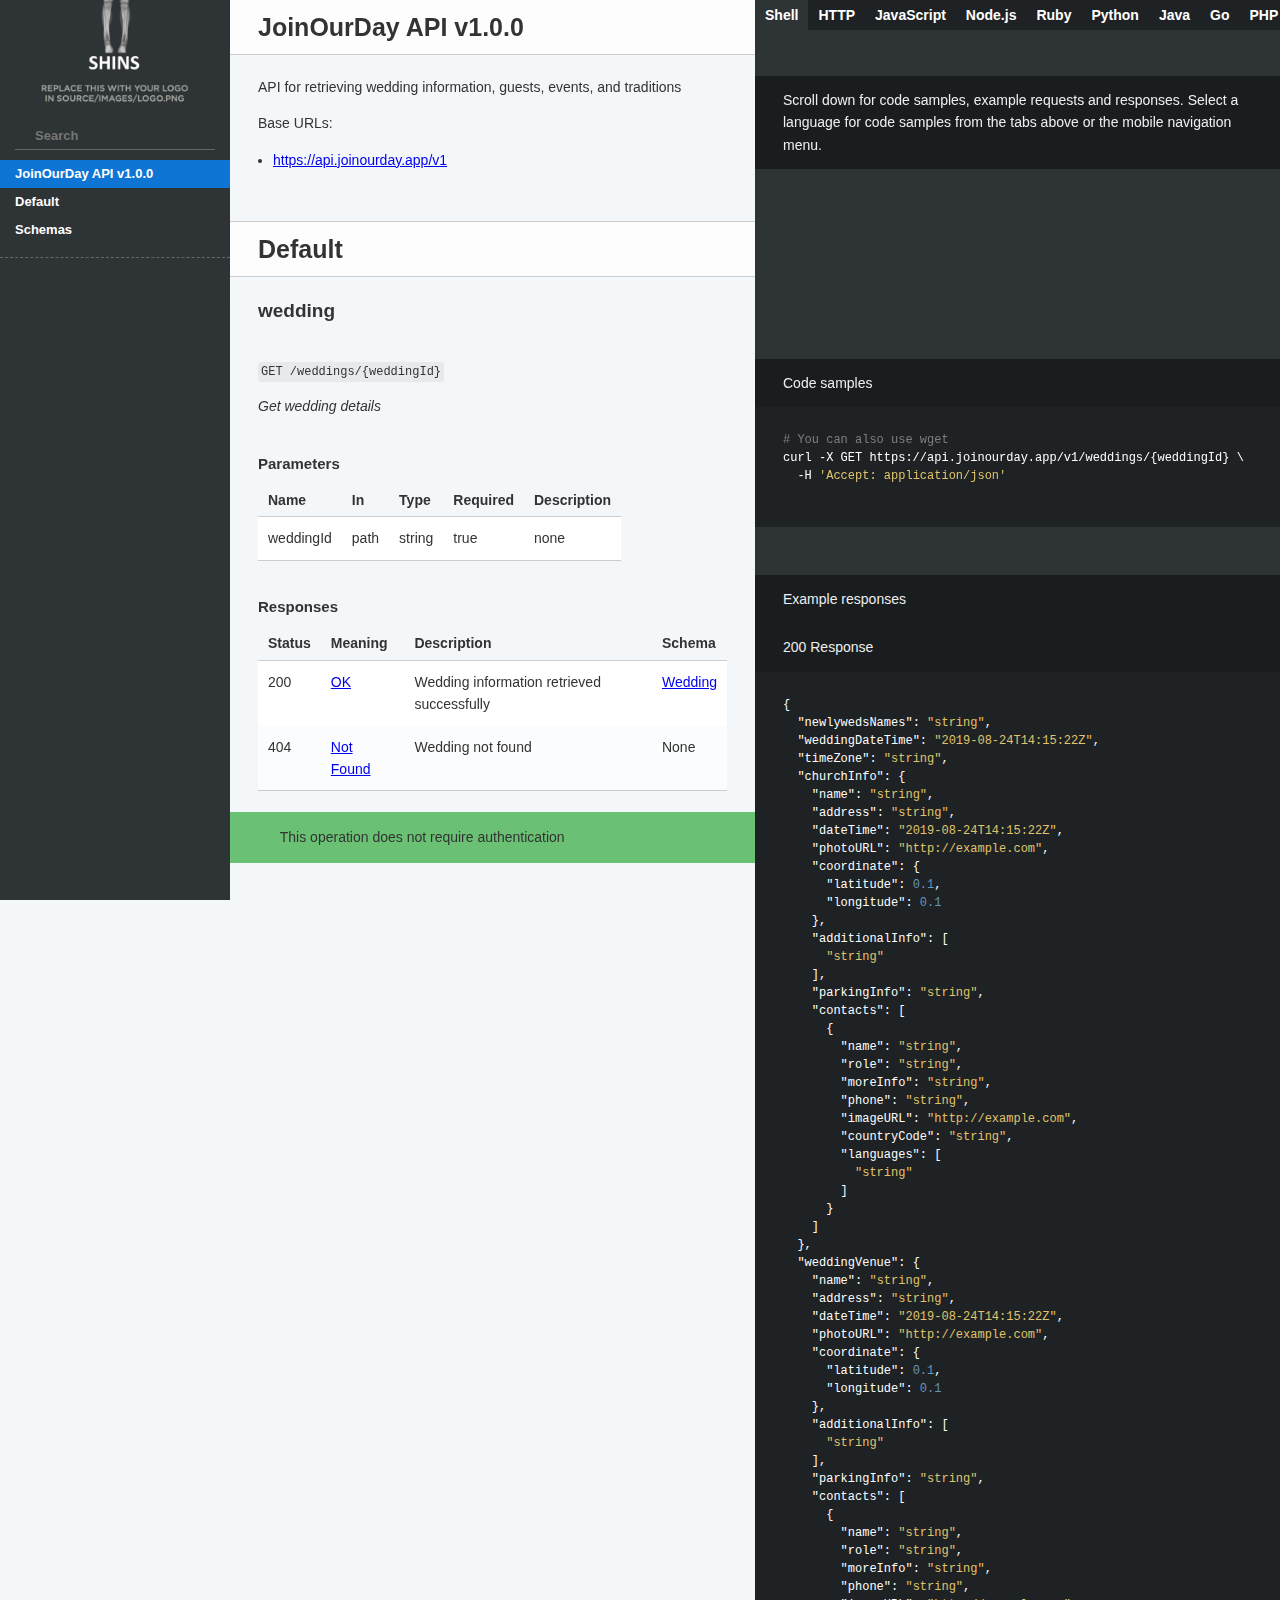
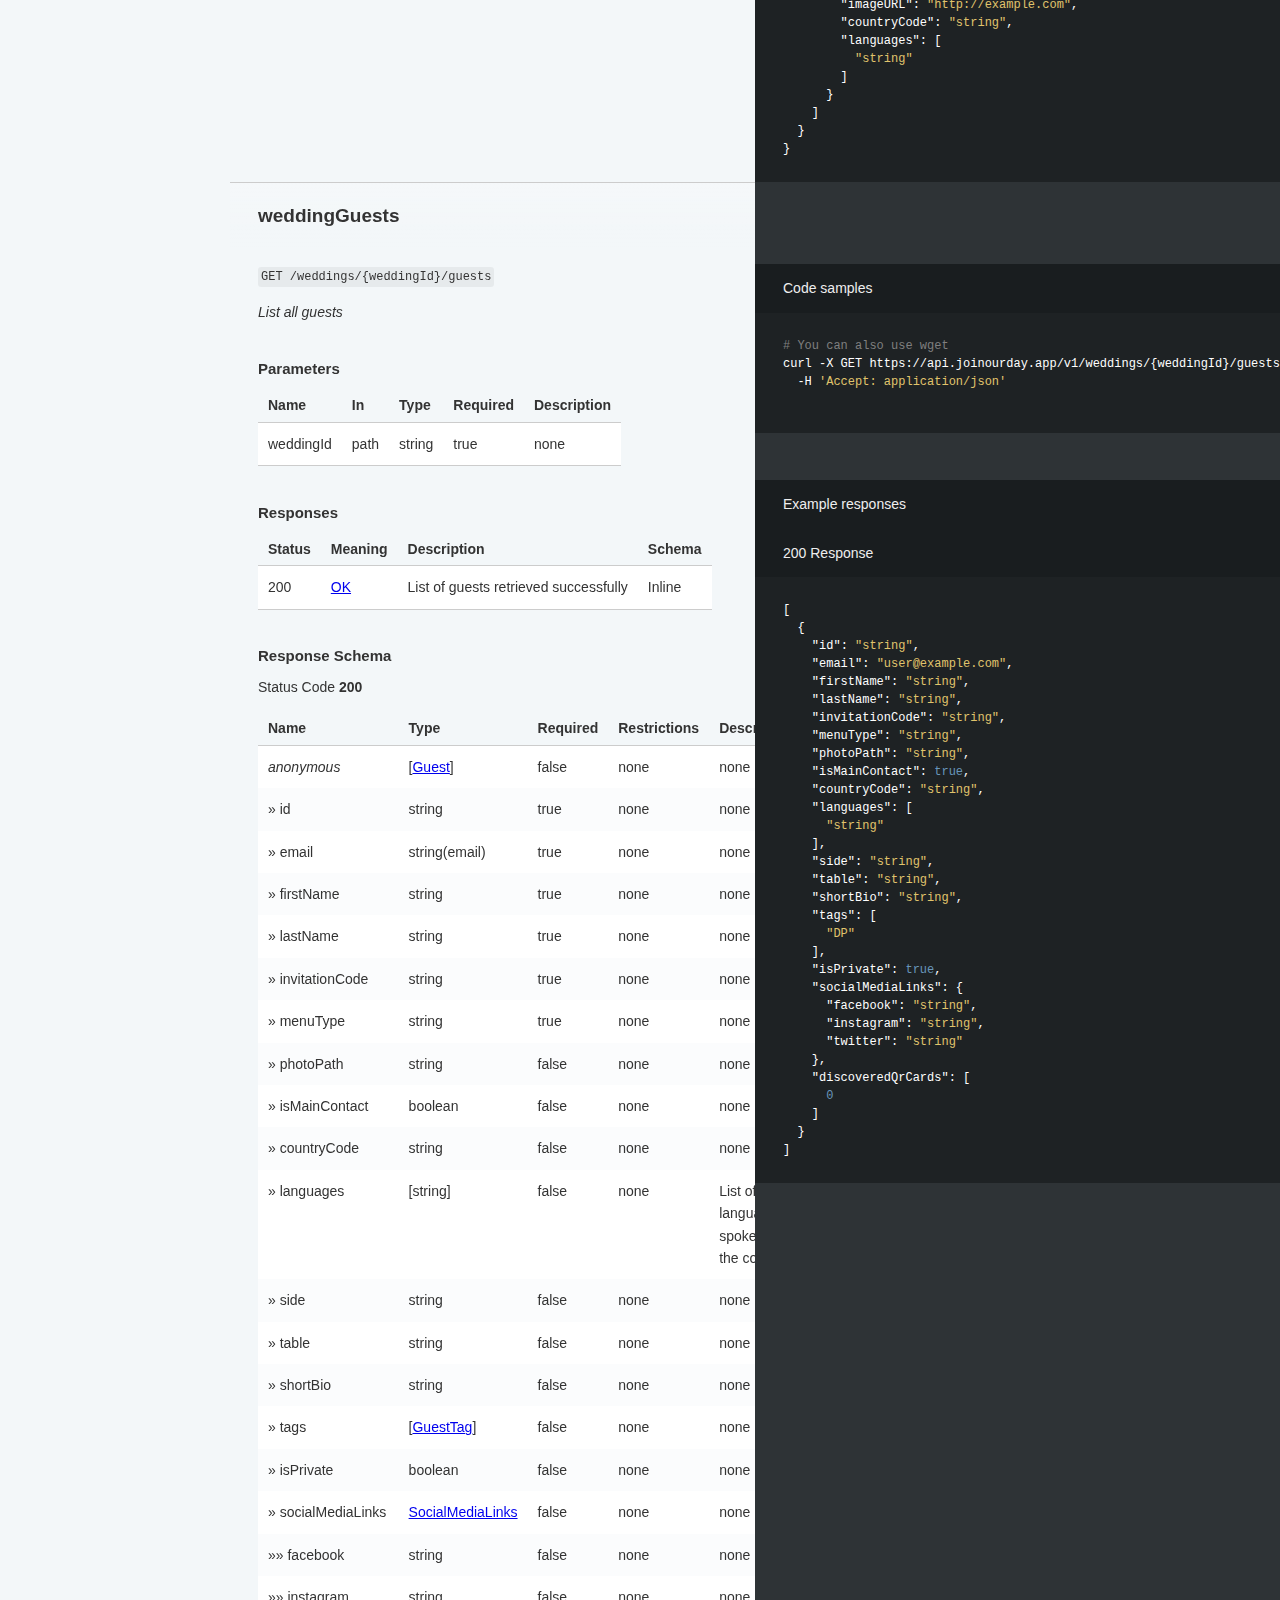
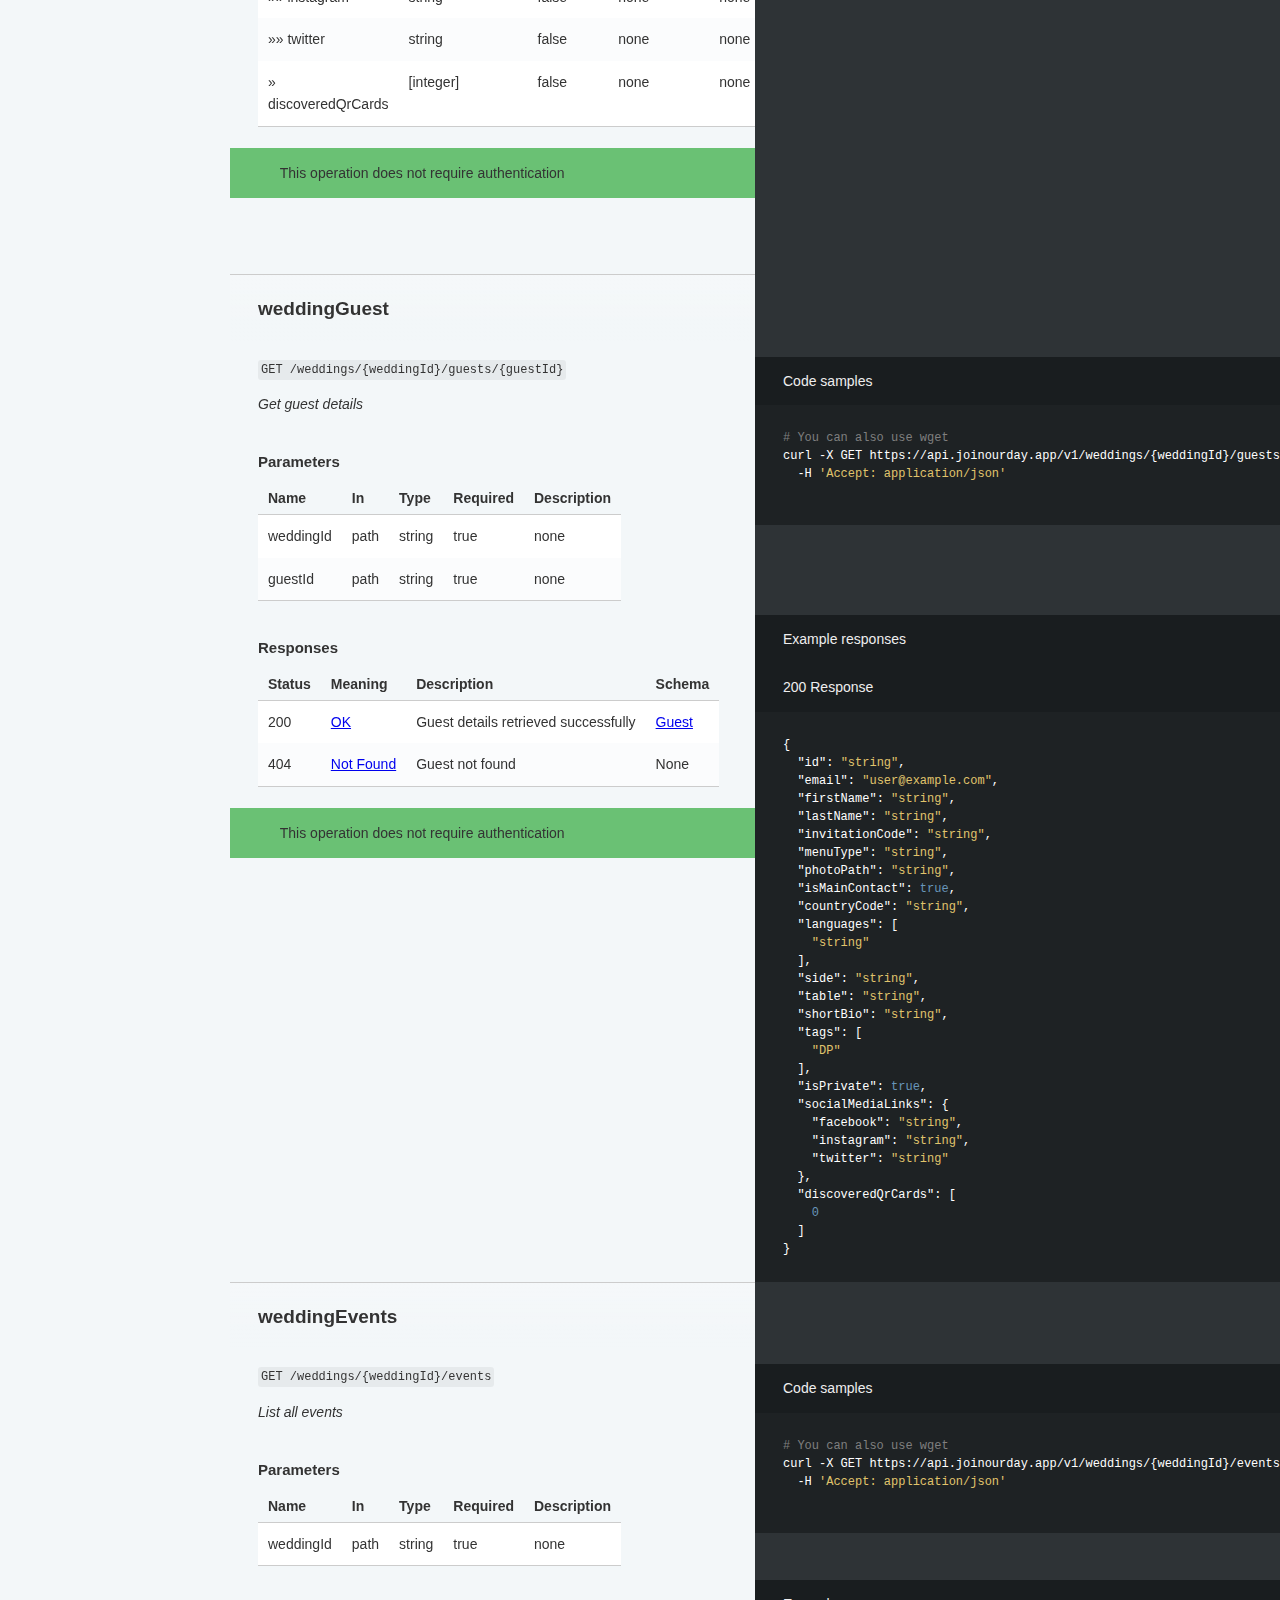
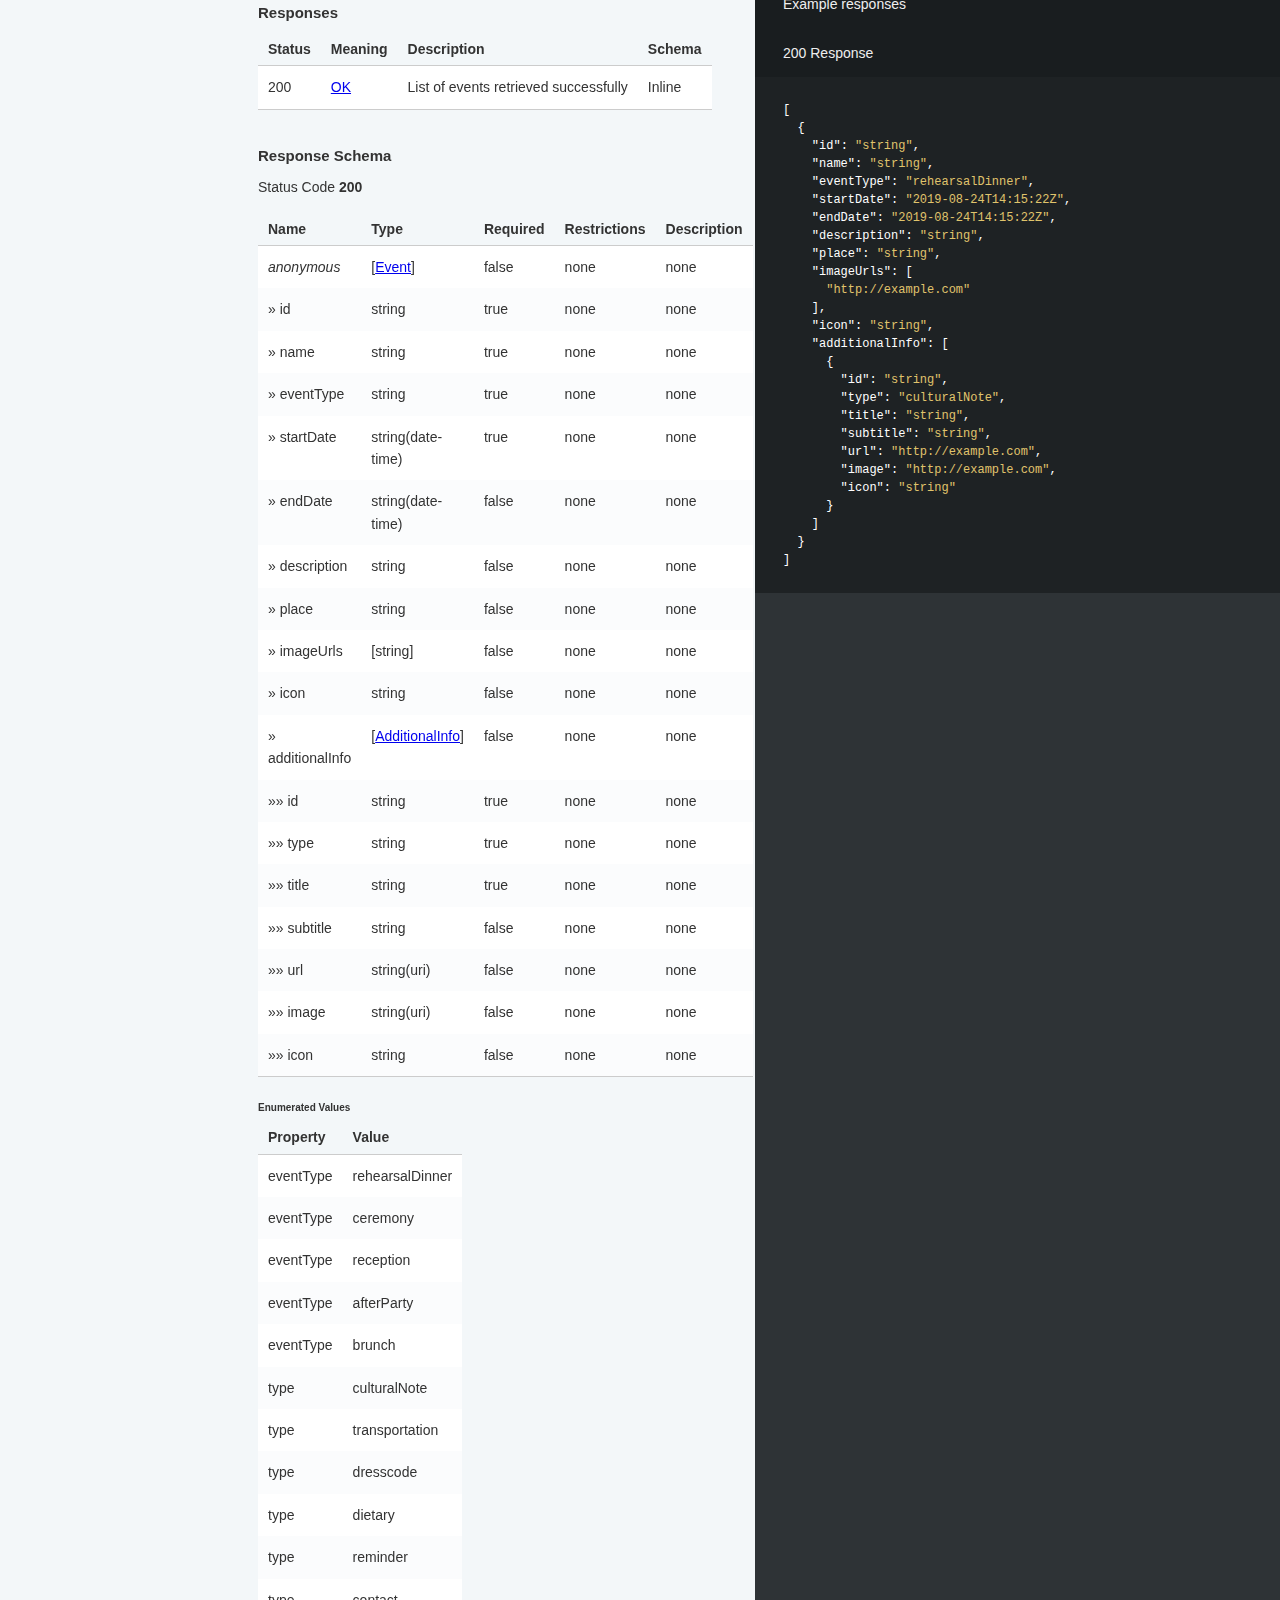
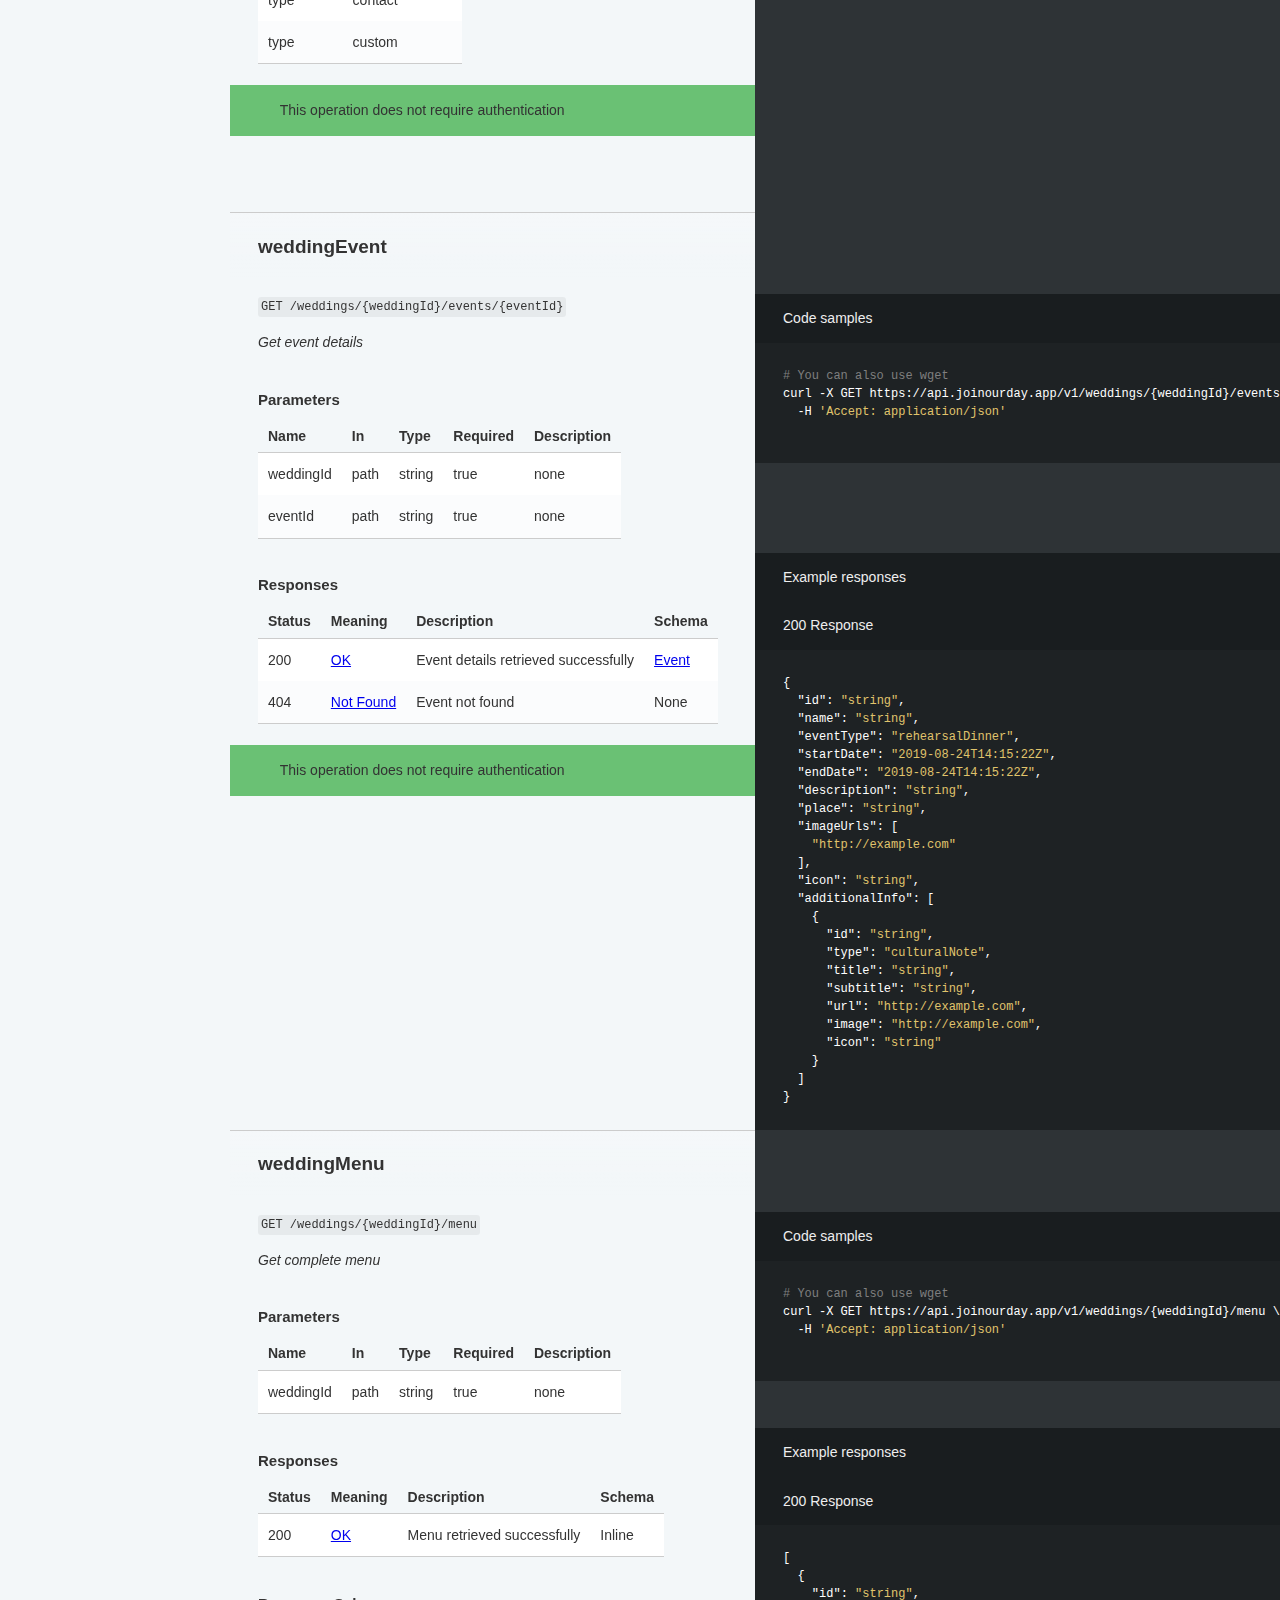
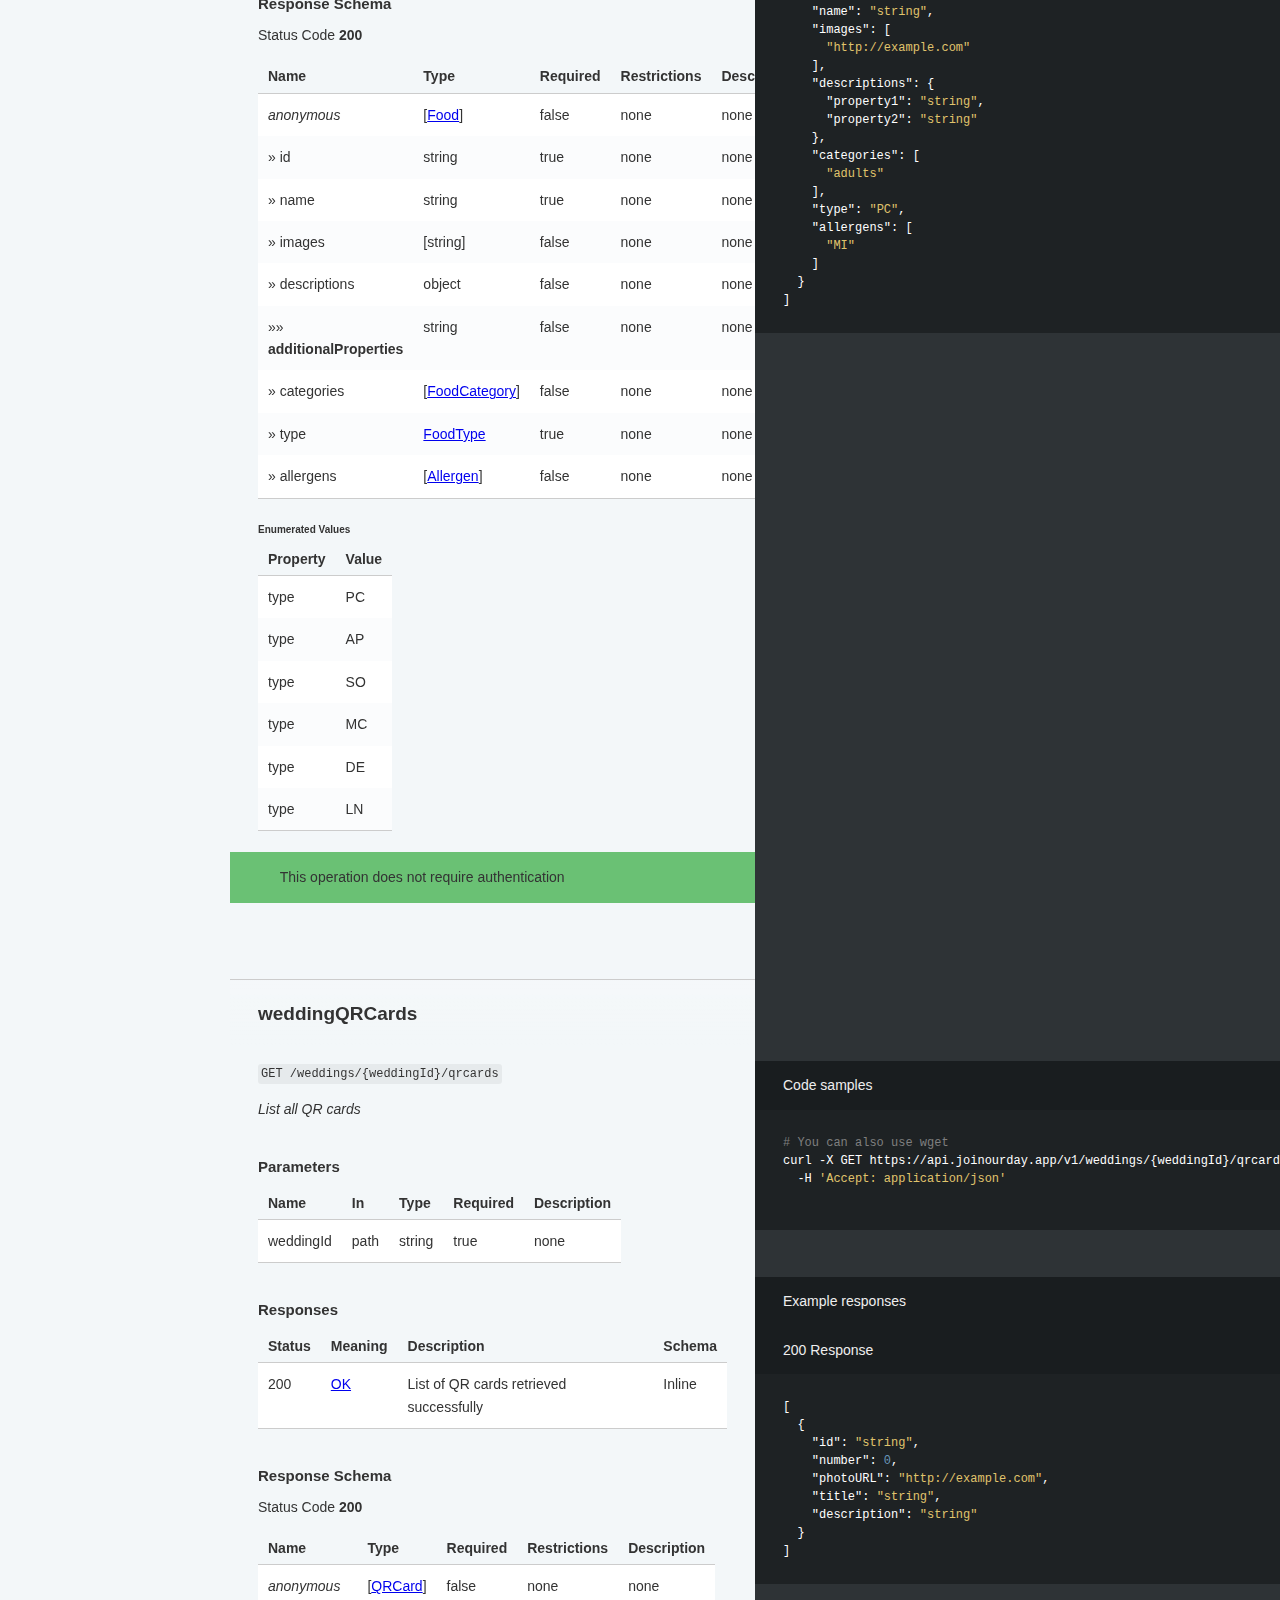
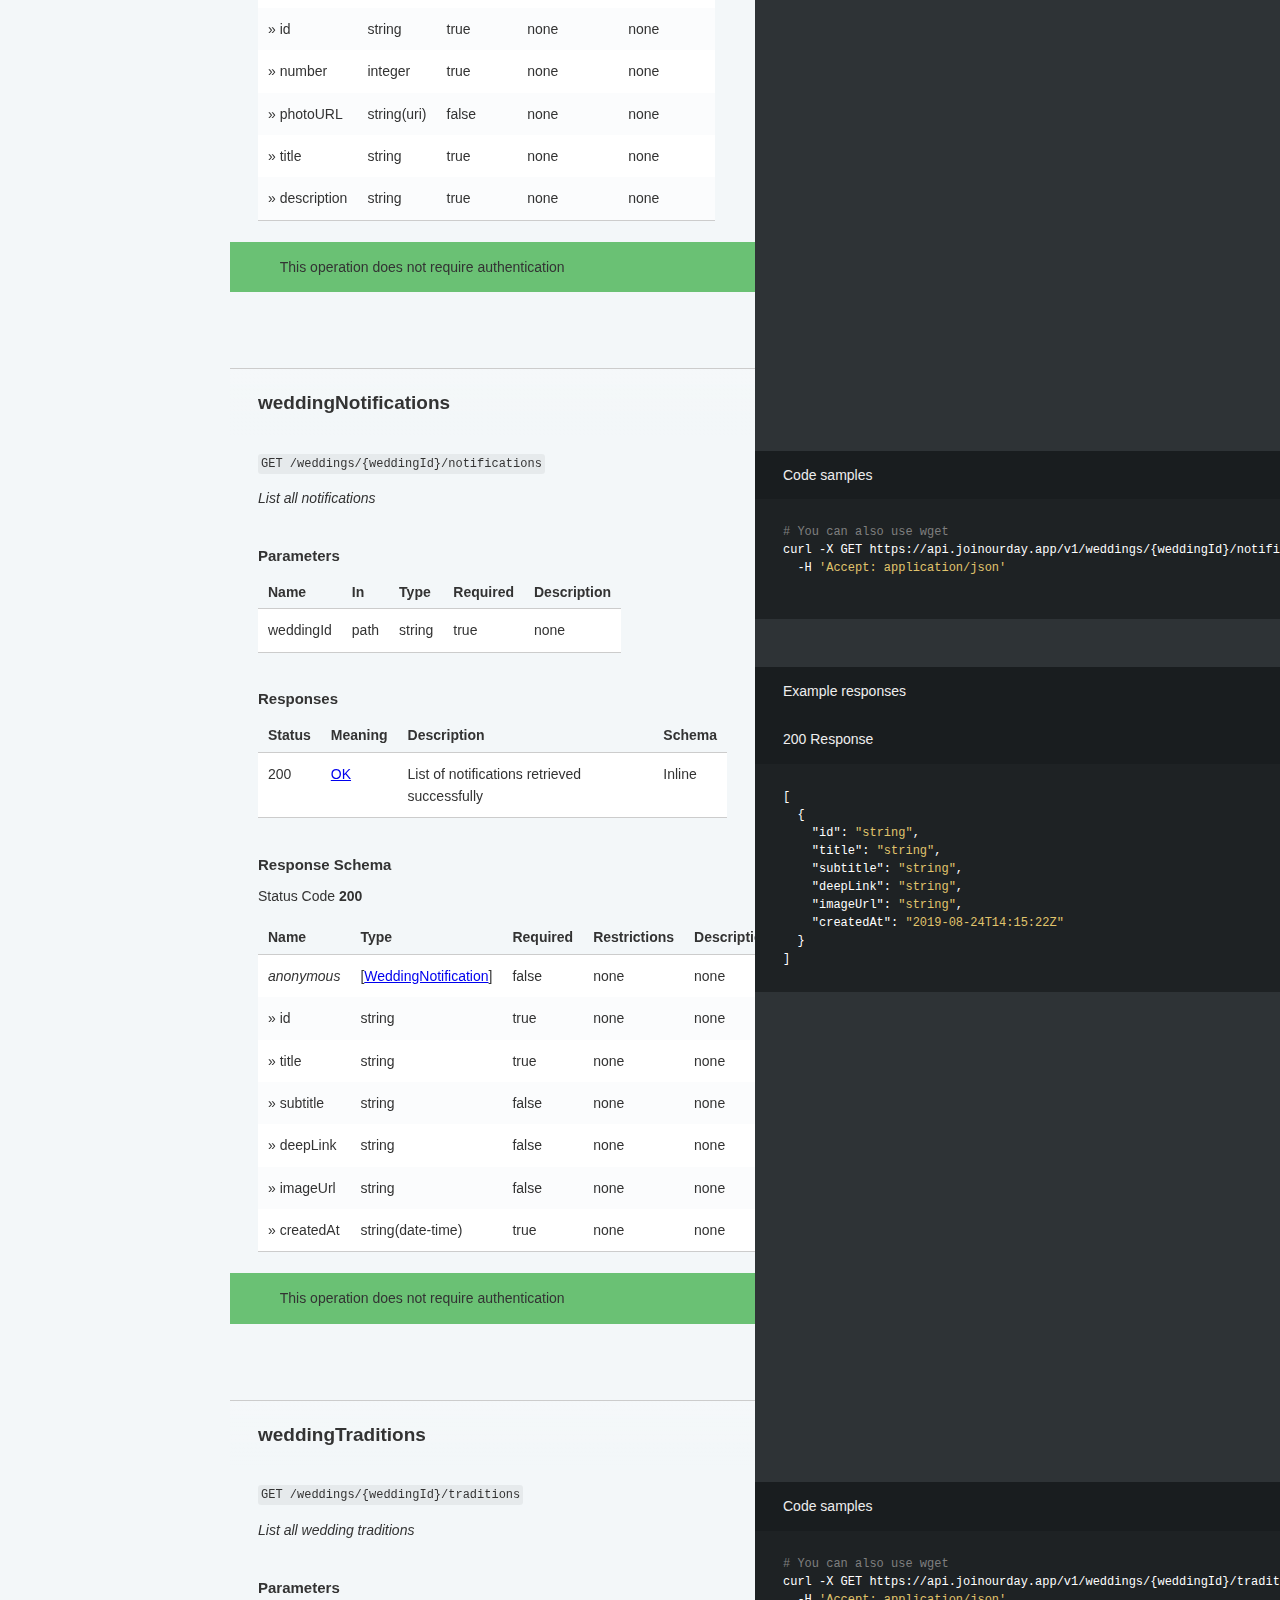
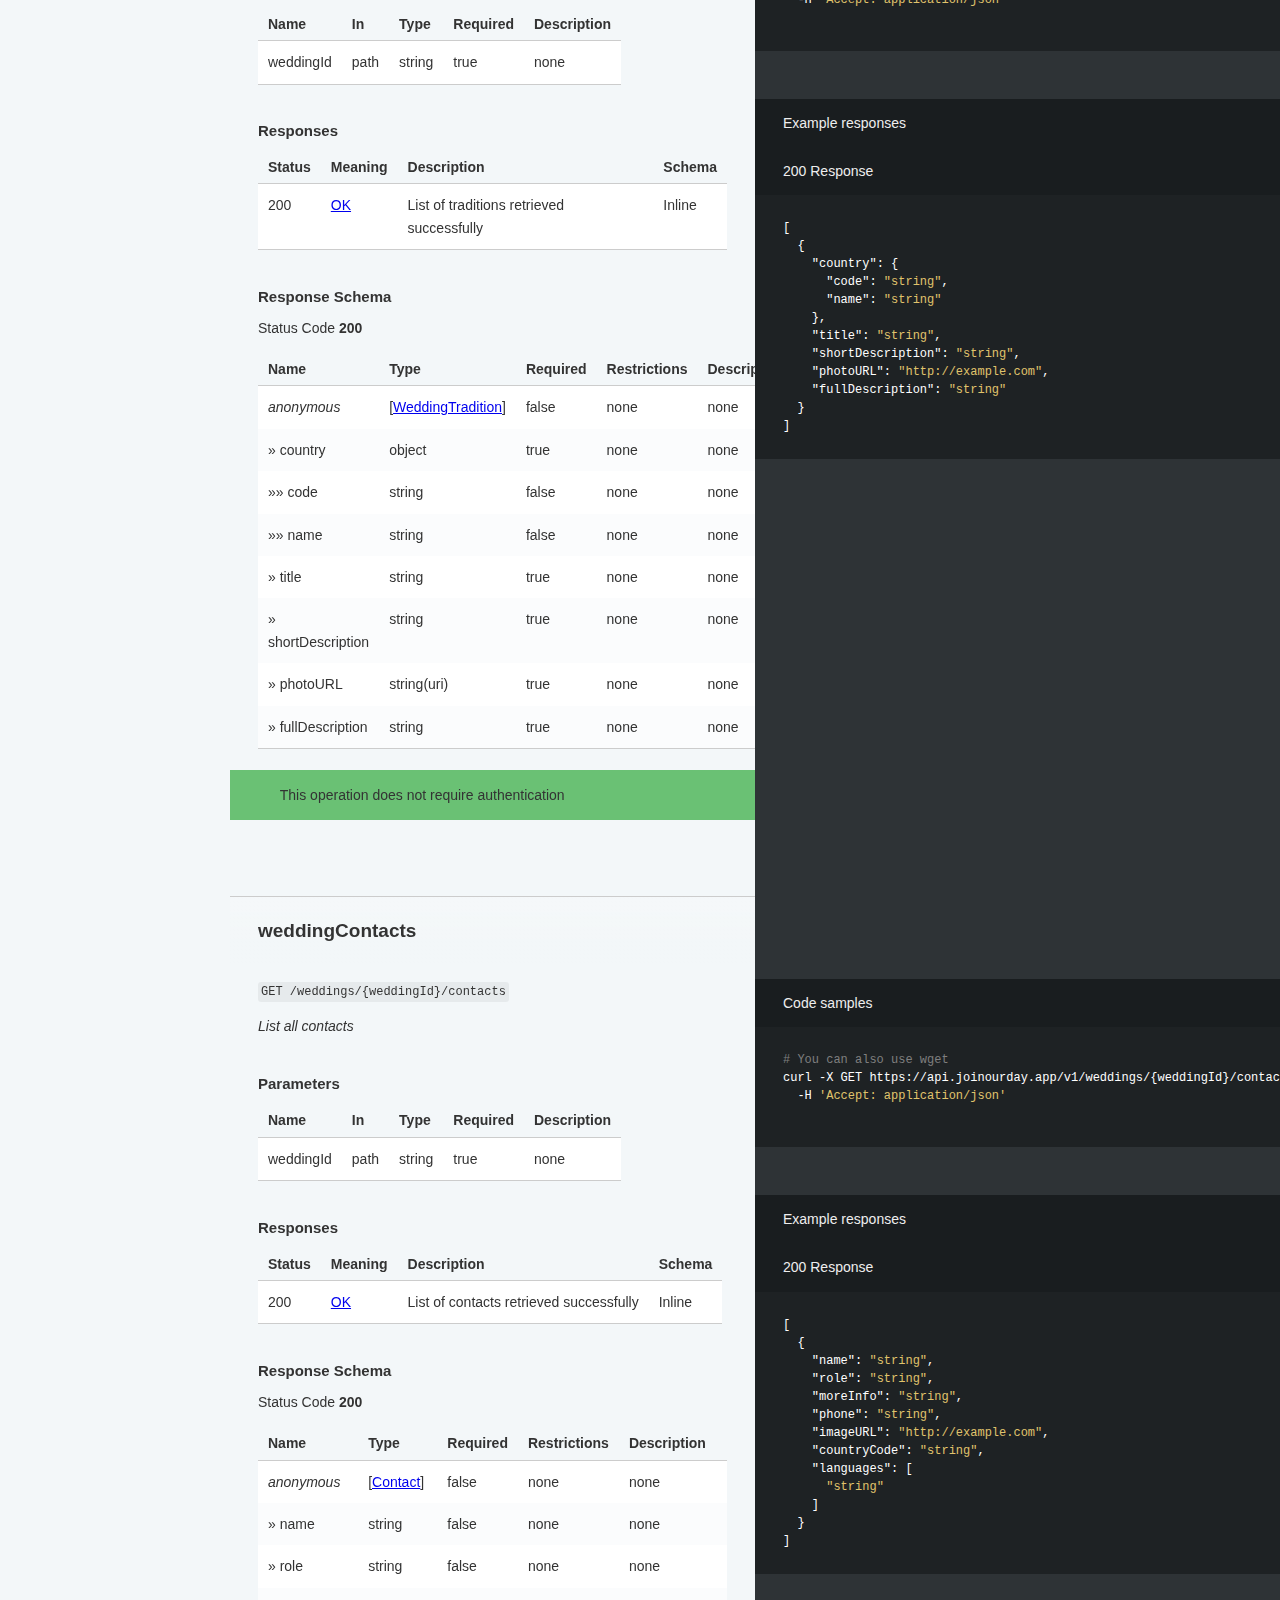
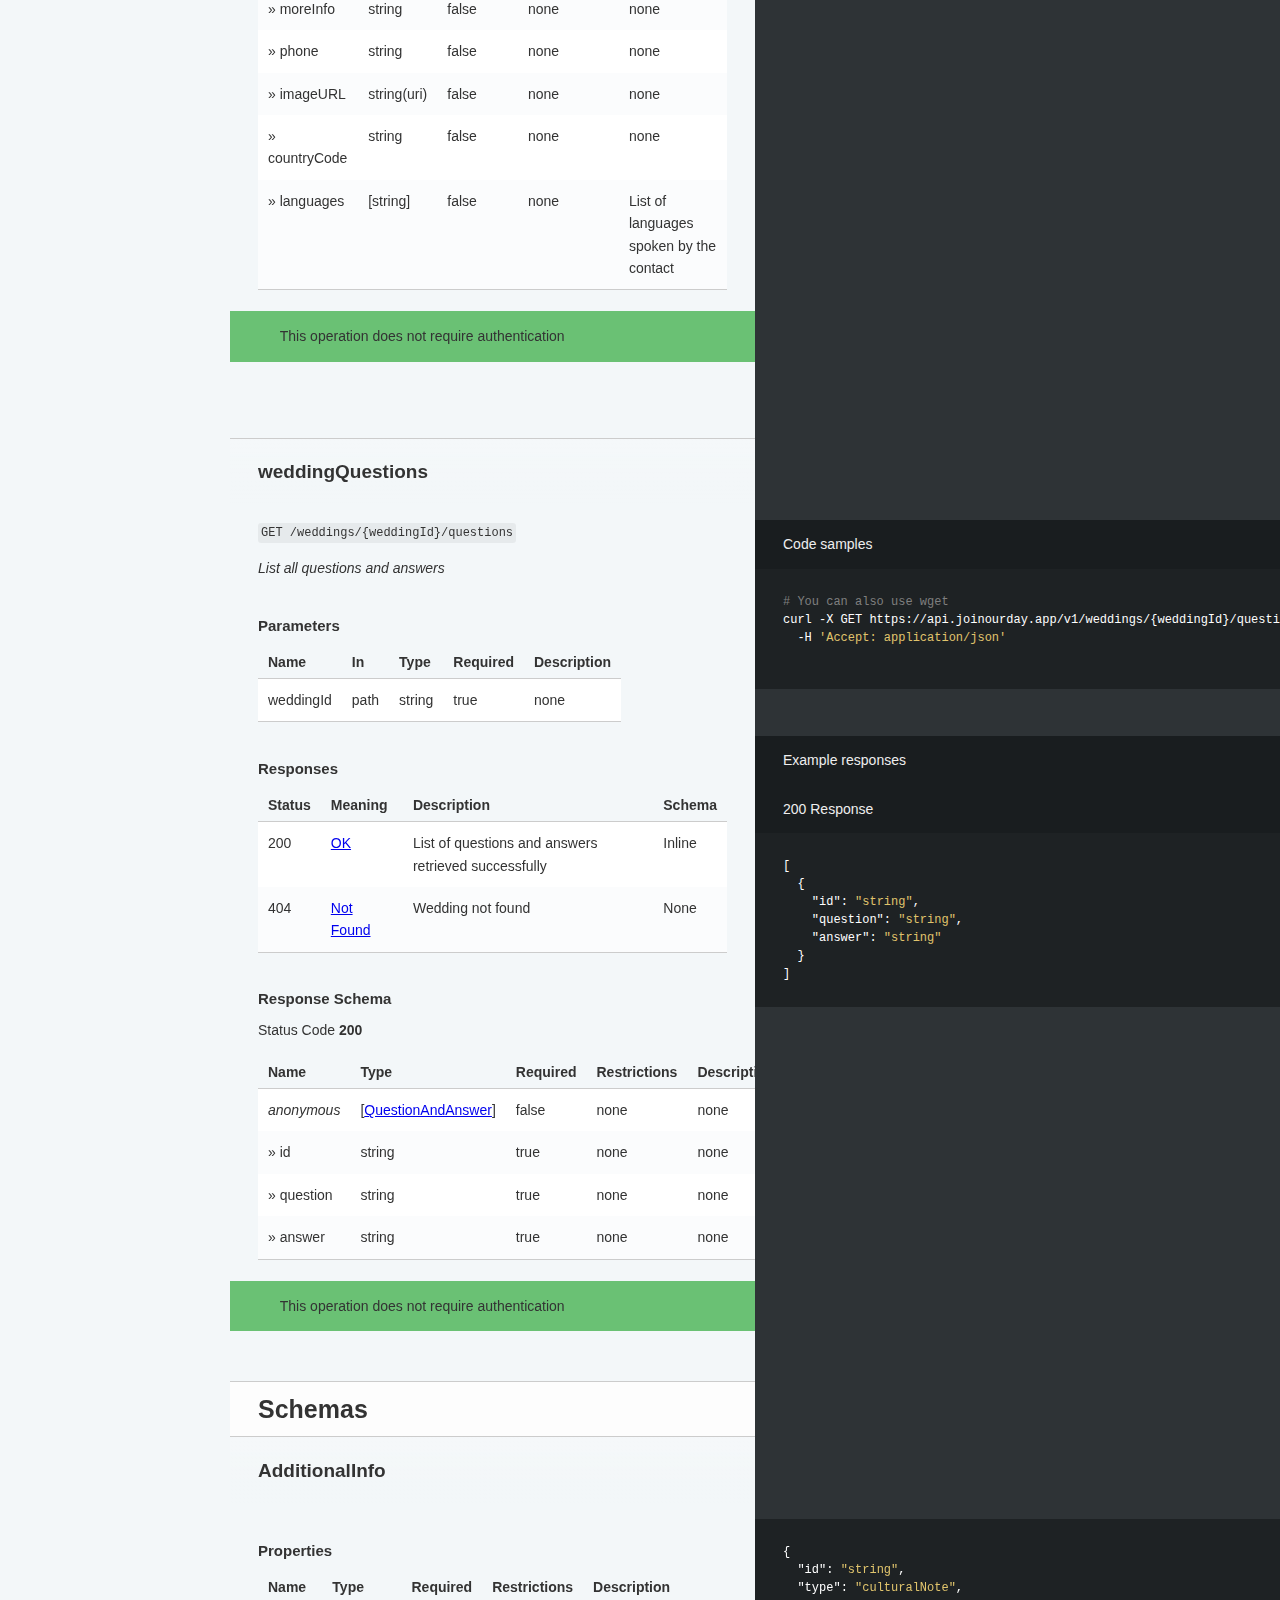
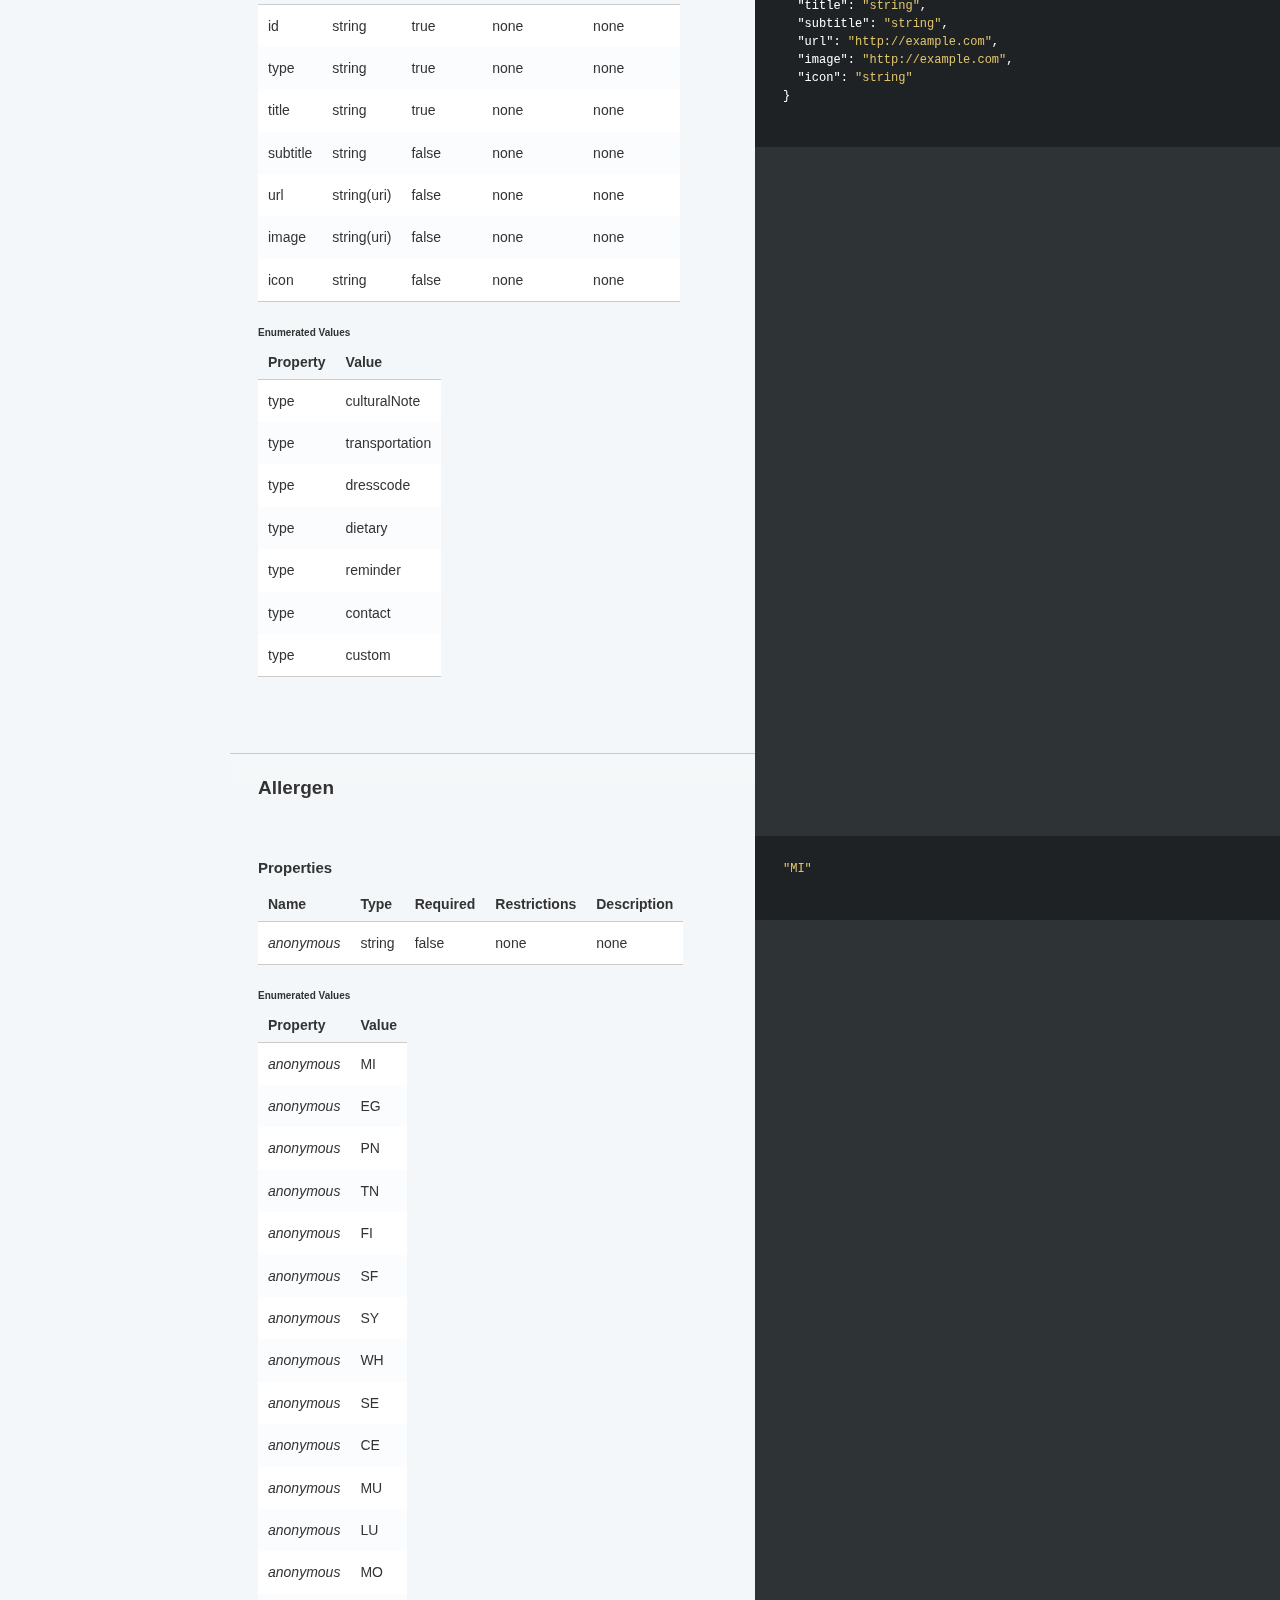
<file: joinourdayapi.html>
<!doctype html>
<html lang="en">
  <head>
    <meta charset="utf-8">
    <meta content="IE=edge,chrome=1" http-equiv="X-UA-Compatible">
    <meta name="viewport" content="width=device-width, initial-scale=1, maximum-scale=1">
    <title>JoinOurDay API v1.0.0</title>

    <style>
    </style>
    <style media="screen">/*! normalize.css v3.0.2 | MIT License | git.io/normalize */
/**
 * 1. Set default font family to sans-serif.
 * 2. Prevent iOS text size adjust after orientation change, without disabling
 *    user zoom.
 */
html {
  font-family: sans-serif;
  /* 1 */
  -ms-text-size-adjust: 100%;
  /* 2 */
  -webkit-text-size-adjust: 100%;
  /* 2 */ }

/**
 * Remove default margin.
 */
body {
  margin: 0; }

/* HTML5 display definitions
   ========================================================================== */
/**
 * Correct `block` display not defined for any HTML5 element in IE 8/9.
 * Correct `block` display not defined for `details` or `summary` in IE 10/11
 * and Firefox.
 * Correct `block` display not defined for `main` in IE 11.
 */
article,
aside,
details,
figcaption,
figure,
footer,
header,
hgroup,
main,
menu,
nav,
section,
summary {
  display: block; }

/**
 * 1. Correct `inline-block` display not defined in IE 8/9.
 * 2. Normalize vertical alignment of `progress` in Chrome, Firefox, and Opera.
 */
audio,
canvas,
progress,
video {
  display: inline-block;
  /* 1 */
  vertical-align: baseline;
  /* 2 */ }

/**
 * Prevent modern browsers from displaying `audio` without controls.
 * Remove excess height in iOS 5 devices.
 */
audio:not([controls]) {
  display: none;
  height: 0; }

/**
 * Address `[hidden]` styling not present in IE 8/9/10.
 * Hide the `template` element in IE 8/9/11, Safari, and Firefox < 22.
 */
[hidden],
template {
  display: none; }

/* Links
   ========================================================================== */
/**
 * Remove the gray background color from active links in IE 10.
 */
a {
  background-color: transparent; }

/**
 * Improve readability when focused and also mouse hovered in all browsers.
 */
a:active,
a:hover {
  outline: 0; }

/* Text-level semantics
   ========================================================================== */
/**
 * Address styling not present in IE 8/9/10/11, Safari, and Chrome.
 */
abbr[title] {
  border-bottom: 1px dotted; }

/**
 * Address style set to `bolder` in Firefox 4+, Safari, and Chrome.
 */
b,
strong {
  font-weight: bold; }

/**
 * Address styling not present in Safari and Chrome.
 */
dfn {
  font-style: italic; }

/**
 * Address variable `h1` font-size and margin within `section` and `article`
 * contexts in Firefox 4+, Safari, and Chrome.
 */
h1 {
  font-size: 2em;
  margin: 0.67em 0; }

/**
 * Address styling not present in IE 8/9.
 */
mark {
  background: #ff0;
  color: #000; }

/**
 * Address inconsistent and variable font size in all browsers.
 */
small {
  font-size: 80%; }

/**
 * Prevent `sub` and `sup` affecting `line-height` in all browsers.
 */
sub,
sup {
  font-size: 75%;
  line-height: 0;
  position: relative;
  vertical-align: baseline; }

sup {
  top: -0.5em; }

sub {
  bottom: -0.25em; }

/* Embedded content
   ========================================================================== */
/**
 * Remove border when inside `a` element in IE 8/9/10.
 */
img {
  border: 0; }

/**
 * Correct overflow not hidden in IE 9/10/11.
 */
svg:not(:root) {
  overflow: hidden; }

/* Grouping content
   ========================================================================== */
/**
 * Address margin not present in IE 8/9 and Safari.
 */
figure {
  margin: 1em 40px; }

/**
 * Address differences between Firefox and other browsers.
 */
hr {
  -moz-box-sizing: content-box;
  box-sizing: content-box;
  height: 0; }

/**
 * Contain overflow in all browsers.
 */
pre {
  overflow: auto; }

/**
 * Address odd `em`-unit font size rendering in all browsers.
 */
code,
kbd,
pre,
samp {
  font-family: monospace, monospace;
  font-size: 1em; }

/* Forms
   ========================================================================== */
/**
 * Known limitation: by default, Chrome and Safari on OS X allow very limited
 * styling of `select`, unless a `border` property is set.
 */
/**
 * 1. Correct color not being inherited.
 *    Known issue: affects color of disabled elements.
 * 2. Correct font properties not being inherited.
 * 3. Address margins set differently in Firefox 4+, Safari, and Chrome.
 */
button,
input,
optgroup,
select,
textarea {
  color: inherit;
  /* 1 */
  font: inherit;
  /* 2 */
  margin: 0;
  /* 3 */ }

/**
 * Address `overflow` set to `hidden` in IE 8/9/10/11.
 */
button {
  overflow: visible; }

/**
 * Address inconsistent `text-transform` inheritance for `button` and `select`.
 * All other form control elements do not inherit `text-transform` values.
 * Correct `button` style inheritance in Firefox, IE 8/9/10/11, and Opera.
 * Correct `select` style inheritance in Firefox.
 */
button,
select {
  text-transform: none; }

/**
 * 1. Avoid the WebKit bug in Android 4.0.* where (2) destroys native `audio`
 *    and `video` controls.
 * 2. Correct inability to style clickable `input` types in iOS.
 * 3. Improve usability and consistency of cursor style between image-type
 *    `input` and others.
 */
button,
html input[type="button"],
input[type="reset"],
input[type="submit"] {
  -webkit-appearance: button;
  /* 2 */
  cursor: pointer;
  /* 3 */ }

/**
 * Re-set default cursor for disabled elements.
 */
button[disabled],
html input[disabled] {
  cursor: default; }

/**
 * Remove inner padding and border in Firefox 4+.
 */
button::-moz-focus-inner,
input::-moz-focus-inner {
  border: 0;
  padding: 0; }

/**
 * Address Firefox 4+ setting `line-height` on `input` using `!important` in
 * the UA stylesheet.
 */
input {
  line-height: normal; }

/**
 * It's recommended that you don't attempt to style these elements.
 * Firefox's implementation doesn't respect box-sizing, padding, or width.
 *
 * 1. Address box sizing set to `content-box` in IE 8/9/10.
 * 2. Remove excess padding in IE 8/9/10.
 */
input[type="checkbox"],
input[type="radio"] {
  box-sizing: border-box;
  /* 1 */
  padding: 0;
  /* 2 */ }

/**
 * Fix the cursor style for Chrome's increment/decrement buttons. For certain
 * `font-size` values of the `input`, it causes the cursor style of the
 * decrement button to change from `default` to `text`.
 */
input[type="number"]::-webkit-inner-spin-button,
input[type="number"]::-webkit-outer-spin-button {
  height: auto; }

/**
 * 1. Address `appearance` set to `searchfield` in Safari and Chrome.
 * 2. Address `box-sizing` set to `border-box` in Safari and Chrome
 *    (include `-moz` to future-proof).
 */
input[type="search"] {
  -webkit-appearance: textfield;
  /* 1 */
  -moz-box-sizing: content-box;
  -webkit-box-sizing: content-box;
  /* 2 */
  box-sizing: content-box; }

/**
 * Remove inner padding and search cancel button in Safari and Chrome on OS X.
 * Safari (but not Chrome) clips the cancel button when the search input has
 * padding (and `textfield` appearance).
 */
input[type="search"]::-webkit-search-cancel-button,
input[type="search"]::-webkit-search-decoration {
  -webkit-appearance: none; }

/**
 * Define consistent border, margin, and padding.
 */
fieldset {
  border: 1px solid #c0c0c0;
  margin: 0 2px;
  padding: 0.35em 0.625em 0.75em; }

/**
 * 1. Correct `color` not being inherited in IE 8/9/10/11.
 * 2. Remove padding so people aren't caught out if they zero out fieldsets.
 */
legend {
  border: 0;
  /* 1 */
  padding: 0;
  /* 2 */ }

/**
 * Remove default vertical scrollbar in IE 8/9/10/11.
 */
textarea {
  overflow: auto; }

/**
 * Don't inherit the `font-weight` (applied by a rule above).
 * NOTE: the default cannot safely be changed in Chrome and Safari on OS X.
 */
optgroup {
  font-weight: bold; }

/* Tables
   ========================================================================== */
/**
 * Remove most spacing between table cells.
 */
table {
  border-collapse: collapse;
  border-spacing: 0; }

td,
th {
  padding: 0; }

/*
Copyright 2008-2013 Concur Technologies, Inc.

Licensed under the Apache License, Version 2.0 (the "License"); you may
not use this file except in compliance with the License. You may obtain
a copy of the License at

  http://www.apache.org/licenses/LICENSE-2.0

Unless required by applicable law or agreed to in writing, software
distributed under the License is distributed on an "AS IS" BASIS, WITHOUT
WARRANTIES OR CONDITIONS OF ANY KIND, either express or implied. See the
License for the specific language governing permissions and limitations
under the License.
*/
.content h1, .content h2, .content h3, .content h4, .content h5, .content h6, html, body {
  font-family: -apple-system, BlinkMacSystemFont, "Segoe UI", Roboto, Helvetica, Arial, sans-serif, "Apple Color Emoji", "Segoe UI Emoji", "Segoe UI Symbol";
  font-size: 14px; }

.content h1, .content h2, .content h3, .content h4, .content h5, .content h6 {
  font-weight: bold; }

.content code, .content pre {
  font-family: Consolas, Menlo, Monaco, "Lucida Console", "Liberation Mono", "DejaVu Sans Mono", "Bitstream Vera Sans Mono", "Courier New", monospace, serif;
  font-size: 12px;
  line-height: 1.5; }

.content code {
  word-break: break-all;
  hyphens: auto; }

@font-face {
  font-family: 'slate';
  src: url('https://raw.githubusercontent.com/Mermade/shins/master/source/fonts/slate.eot?-syv14m');
  src: url('https://raw.githubusercontent.com/Mermade/shins/master/source/fonts/slate.eot?#iefix-syv14m') format("embedded-opentype"), url('https://raw.githubusercontent.com/Mermade/shins/master/source/fonts/slate.woff2?-syv14m') format("woff2"), url('https://raw.githubusercontent.com/Mermade/shins/master/source/fonts/slate.woff?-syv14m') format("woff"), url('https://raw.githubusercontent.com/Mermade/shins/master/source/fonts/slate.ttf?-syv14m') format("truetype"), url('https://raw.githubusercontent.com/Mermade/shins/master/source/fonts/slate.svg?-syv14m#slate') format("svg");
  font-weight: normal;
  font-style: normal; }

.content aside.warning:before, .content aside.notice:before, .content aside.success:before, .toc-wrapper > .search:before {
  font-family: 'slate';
  speak: none;
  font-style: normal;
  font-weight: normal;
  font-variant: normal;
  text-transform: none;
  line-height: 1; }

.content aside.warning:before {
  content: "\e600"; }

.content aside.notice:before {
  content: "\e602"; }

.content aside.success:before {
  content: "\e606"; }

.toc-wrapper > .search:before {
  content: "\e607"; }

/*
Copyright 2008-2013 Concur Technologies, Inc.

Licensed under the Apache License, Version 2.0 (the "License"); you may
not use this file except in compliance with the License. You may obtain
a copy of the License at

  http://www.apache.org/licenses/LICENSE-2.0

Unless required by applicable law or agreed to in writing, software
distributed under the License is distributed on an "AS IS" BASIS, WITHOUT
WARRANTIES OR CONDITIONS OF ANY KIND, either express or implied. See the
License for the specific language governing permissions and limitations
under the License.
*/
html, body {
  color: #333;
  padding: 0;
  margin: 0;
  -webkit-font-smoothing: antialiased;
  -moz-osx-font-smoothing: grayscale;
  background-color: #F3F7F9;
  height: 100%;
  -webkit-text-size-adjust: none;
  /* Never autoresize text */ }

#toc > ul > li > a > span {
  float: right;
  background-color: #2484FF;
  border-radius: 40px;
  width: 20px; }

.toc-wrapper {
  transition: left 0.3s ease-in-out;
  overflow-y: auto;
  overflow-x: hidden;
  position: fixed;
  z-index: 30;
  top: 0;
  left: 0;
  bottom: 0;
  width: 230px;
  background-color: #2E3336;
  font-size: 13px;
  font-weight: bold; }
  .toc-wrapper .lang-selector {
    display: none; }
    .toc-wrapper .lang-selector a {
      padding-top: 0.5em;
      padding-bottom: 0.5em; }
  .toc-wrapper .logo {
    display: block;
    max-width: 100%;
    margin-bottom: 0px; }
  .toc-wrapper > .search {
    position: relative; }
    .toc-wrapper > .search input {
      background: #2E3336;
      border-width: 0 0 1px 0;
      border-color: #666;
      padding: 6px 0 6px 20px;
      box-sizing: border-box;
      margin: 10px 15px;
      width: 200px;
      outline: none;
      color: #fff;
      border-radius: 0;
      /* ios has a default border radius */ }
    .toc-wrapper > .search:before {
      position: absolute;
      top: 17px;
      left: 15px;
      color: #fff; }
  .toc-wrapper .search-results {
    margin-top: 0;
    box-sizing: border-box;
    height: 0;
    overflow-y: auto;
    overflow-x: hidden;
    transition-property: height, margin;
    transition-duration: 180ms;
    transition-timing-function: ease-in-out;
    background: #1E2224; }
    .toc-wrapper .search-results.visible {
      height: 30%;
      margin-bottom: 1em; }
    .toc-wrapper .search-results li {
      margin: 1em 15px;
      line-height: 1; }
    .toc-wrapper .search-results a {
      color: #fff;
      text-decoration: none; }
      .toc-wrapper .search-results a:hover {
        text-decoration: underline; }
  .toc-wrapper ul, .toc-wrapper li {
    list-style: none;
    margin: 0;
    padding: 0;
    line-height: 28px; }
  .toc-wrapper li {
    color: #fff;
    transition-property: background;
    transition-timing-function: linear;
    transition-duration: 200ms; }
  .toc-wrapper .toc-link.active {
    background-color: #0F75D4;
    color: #fff; }
  .toc-wrapper .toc-link.active-parent {
    background-color: #1E2224;
    color: #fff; }
  .toc-wrapper .toc-list-h2 {
    display: none;
    background-color: #1E2224;
    font-weight: 500; }
  .toc-wrapper .toc-h2 {
    padding-left: 25px;
    font-size: 12px; }
  .toc-wrapper .toc-footer {
    padding: 1em 0;
    margin-top: 1em;
    border-top: 1px dashed #666; }
    .toc-wrapper .toc-footer li, .toc-wrapper .toc-footer a {
      color: #fff;
      text-decoration: none; }
    .toc-wrapper .toc-footer a:hover {
      text-decoration: underline; }
    .toc-wrapper .toc-footer li {
      font-size: 0.8em;
      line-height: 1.7;
      text-decoration: none; }

.toc-link, .toc-footer li {
  padding: 0 15px 0 15px;
  display: block;
  overflow-x: hidden;
  white-space: nowrap;
  text-overflow: ellipsis;
  text-decoration: none;
  color: #fff;
  transition-property: background;
  transition-timing-function: linear;
  transition-duration: 130ms; }

#nav-button {
  padding: 0 1.5em 5em 0;
  display: none;
  position: fixed;
  top: 0;
  left: 0;
  z-index: 100;
  color: #000;
  text-decoration: none;
  font-weight: bold;
  opacity: 0.7;
  line-height: 16px;
  transition: left 0.3s ease-in-out; }
  #nav-button span {
    display: block;
    padding: 6px 6px 6px;
    background-color: rgba(243, 247, 249, 0.7);
    transform-origin: 0 0;
    transform: rotate(-90deg) translate(-100%, 0);
    border-radius: 0 0 0 5px; }
  #nav-button img {
    height: 16px;
    vertical-align: bottom; }
  #nav-button:hover {
    opacity: 1; }
  #nav-button.open {
    left: 230px; }

.page-wrapper {
  margin-left: 230px;
  position: relative;
  z-index: 10;
  background-color: #F3F7F9;
  min-height: 100%;
  padding-bottom: 1px; }
  .page-wrapper .dark-box {
    width: 50%;
    background-color: #2E3336;
    position: absolute;
    right: 0;
    top: 0;
    bottom: 0; }
  .page-wrapper .lang-selector {
    position: fixed;
    z-index: 50;
    border-bottom: 5px solid #2E3336; }

.lang-selector {
  background-color: #1E2224;
  width: 100%;
  font-weight: bold; }
  .lang-selector a {
    display: block;
    float: left;
    color: #fff;
    text-decoration: none;
    padding: 0 10px;
    line-height: 30px;
    outline: 0; }
    .lang-selector a:active, .lang-selector a:focus {
      background-color: #111;
      color: #fff; }
    .lang-selector a.active {
      background-color: #2E3336;
      color: #fff; }
  .lang-selector:after {
    content: '';
    clear: both;
    display: block; }

.content {
  -webkit-transform: translateZ(0);
  position: relative;
  z-index: 30; }
  .content:after {
    content: '';
    display: block;
    clear: both; }
  .content > h1, .content > h2, .content > h3, .content > h4, .content > h5, .content > h6, .content > p, .content > table, .content > ul, .content > ol, .content > aside, .content > dl {
    margin-right: 50%;
    padding: 0 28px;
    box-sizing: border-box;
    display: block; }
  .content > ul, .content > ol {
    padding-left: 43px; }
  .content > h1, .content > h2, .content > div {
    clear: both; }
  .content h1 {
    font-size: 25px;
    padding-top: 0.5em;
    padding-bottom: 0.5em;
    margin-bottom: 21px;
    margin-top: 2em;
    border-top: 1px solid #ccc;
    border-bottom: 1px solid #ccc;
    background-color: #fdfdfd; }
  .content h1:first-child, .content div:first-child + h1 {
    border-top-width: 0;
    margin-top: 0; }
  .content h2 {
    font-size: 19px;
    margin-top: 4em;
    margin-bottom: 0;
    border-top: 1px solid #ccc;
    padding-top: 1.2em;
    padding-bottom: 1.2em;
    background-image: linear-gradient(to bottom, rgba(255, 255, 255, 0.2), rgba(255, 255, 255, 0)); }
  .content h1 + h2, .content h1 + div + h2 {
    margin-top: -21px;
    border-top: none; }
  .content h3, .content h4, .content h5, .content h6 {
    font-size: 15px;
    margin-top: 2.5em;
    margin-bottom: 0.8em; }
  .content h4, .content h5, .content h6 {
    font-size: 10px; }
  .content hr {
    margin: 2em 0;
    border-top: 2px solid #2E3336;
    border-bottom: 2px solid #F3F7F9; }
  .content table {
    margin-bottom: 1em;
    overflow: auto; }
    .content table th, .content table td {
      text-align: left;
      vertical-align: top;
      line-height: 1.6; }
      .content table th code, .content table td code {
        white-space: nowrap; }
    .content table th {
      padding: 5px 10px;
      border-bottom: 1px solid #ccc;
      vertical-align: bottom; }
    .content table td {
      padding: 10px; }
    .content table tr:last-child {
      border-bottom: 1px solid #ccc; }
    .content table tr:nth-child(odd) > td {
      background-color: white; }
    .content table tr:nth-child(even) > td {
      background-color: #fbfcfd; }
  .content dt {
    font-weight: bold; }
  .content dd {
    margin-left: 15px; }
  .content p, .content li, .content dt, .content dd {
    line-height: 1.6;
    margin-top: 0; }
  .content img {
    max-width: 100%; }
  .content code {
    background-color: rgba(0, 0, 0, 0.05);
    padding: 3px;
    border-radius: 3px; }
  .content pre > code {
    background-color: transparent;
    padding: 0; }
  .content aside {
    padding-top: 1em;
    padding-bottom: 1em;
    margin-top: 1.5em;
    margin-bottom: 1.5em;
    background: #8fbcd4;
    line-height: 1.6; }
    .content aside.warning {
      background-color: #c97a7e; }
    .content aside.success {
      background-color: #6ac174; }
  .content aside:before {
    vertical-align: middle;
    padding-right: 0.5em;
    font-size: 14px; }
  .content .search-highlight {
    padding: 2px;
    margin: -3px;
    border-radius: 4px;
    border: 1px solid #F7E633;
    background: linear-gradient(to top left, #F7E633 0%, #F1D32F 100%); }

.content pre, .content blockquote {
  background-color: #1E2224;
  color: #fff;
  margin: 0;
  width: 50%;
  float: right;
  clear: right;
  box-sizing: border-box; }
  .content pre > p, .content blockquote > p {
    margin: 0; }
  .content pre a, .content blockquote a {
    color: #fff;
    text-decoration: none;
    border-bottom: dashed 1px #ccc; }

.content pre {
  padding-top: 2em;
  padding-bottom: 2em;
  padding: 2em 28px; }

.content blockquote > p {
  background-color: #191D1F;
  padding: 13px 2em;
  color: #eee; }

@media (max-width: 930px) {
  .toc-wrapper {
    left: -230px; }
    .toc-wrapper.open {
      left: 0; }
  .page-wrapper {
    margin-left: 0; }
  #nav-button {
    display: block; }
  .toc-link {
    padding-top: 0.3em;
    padding-bottom: 0.3em; } }

@media (max-width: 700px) {
  .dark-box {
    display: none; }
  .content > h1, .content > h2, .content > h3, .content > h4, .content > h5, .content > h6, .content > p, .content > table, .content > ul, .content > ol, .content > aside, .content > dl {
    margin-right: 0; }
  .toc-wrapper .lang-selector {
    display: block; }
  .page-wrapper .lang-selector {
    display: none; }
  .content pre, .content blockquote {
    width: auto;
    float: none; }
  .content > pre + h1, .content > blockquote + h1, .content > pre + h2, .content > blockquote + h2, .content > pre + h3, .content > blockquote + h3, .content > pre + h4, .content > blockquote + h4, .content > pre + h5, .content > blockquote + h5, .content > pre + h6, .content > blockquote + h6, .content > pre + p, .content > blockquote + p, .content > pre + table, .content > blockquote + table, .content > pre + ul, .content > blockquote + ul, .content > pre + ol, .content > blockquote + ol, .content > pre + aside, .content > blockquote + aside, .content > pre + dl, .content > blockquote + dl {
    margin-top: 28px; } }

.highlight .c, .highlight .cm, .highlight .c1, .highlight .cs {
  color: #909090; }

.highlight, .highlight .w {
  background-color: #1E2224; }
</style>
    <style media="print">/*! normalize.css v3.0.2 | MIT License | git.io/normalize */
/**
 * 1. Set default font family to sans-serif.
 * 2. Prevent iOS text size adjust after orientation change, without disabling
 *    user zoom.
 */
html {
  font-family: sans-serif;
  /* 1 */
  -ms-text-size-adjust: 100%;
  /* 2 */
  -webkit-text-size-adjust: 100%;
  /* 2 */ }

/**
 * Remove default margin.
 */
body {
  margin: 0; }

/* HTML5 display definitions
   ========================================================================== */
/**
 * Correct `block` display not defined for any HTML5 element in IE 8/9.
 * Correct `block` display not defined for `details` or `summary` in IE 10/11
 * and Firefox.
 * Correct `block` display not defined for `main` in IE 11.
 */
article,
aside,
details,
figcaption,
figure,
footer,
header,
hgroup,
main,
menu,
nav,
section,
summary {
  display: block; }

/**
 * 1. Correct `inline-block` display not defined in IE 8/9.
 * 2. Normalize vertical alignment of `progress` in Chrome, Firefox, and Opera.
 */
audio,
canvas,
progress,
video {
  display: inline-block;
  /* 1 */
  vertical-align: baseline;
  /* 2 */ }

/**
 * Prevent modern browsers from displaying `audio` without controls.
 * Remove excess height in iOS 5 devices.
 */
audio:not([controls]) {
  display: none;
  height: 0; }

/**
 * Address `[hidden]` styling not present in IE 8/9/10.
 * Hide the `template` element in IE 8/9/11, Safari, and Firefox < 22.
 */
[hidden],
template {
  display: none; }

/* Links
   ========================================================================== */
/**
 * Remove the gray background color from active links in IE 10.
 */
a {
  background-color: transparent; }

/**
 * Improve readability when focused and also mouse hovered in all browsers.
 */
a:active,
a:hover {
  outline: 0; }

/* Text-level semantics
   ========================================================================== */
/**
 * Address styling not present in IE 8/9/10/11, Safari, and Chrome.
 */
abbr[title] {
  border-bottom: 1px dotted; }

/**
 * Address style set to `bolder` in Firefox 4+, Safari, and Chrome.
 */
b,
strong {
  font-weight: bold; }

/**
 * Address styling not present in Safari and Chrome.
 */
dfn {
  font-style: italic; }

/**
 * Address variable `h1` font-size and margin within `section` and `article`
 * contexts in Firefox 4+, Safari, and Chrome.
 */
h1 {
  font-size: 2em;
  margin: 0.67em 0; }

/**
 * Address styling not present in IE 8/9.
 */
mark {
  background: #ff0;
  color: #000; }

/**
 * Address inconsistent and variable font size in all browsers.
 */
small {
  font-size: 80%; }

/**
 * Prevent `sub` and `sup` affecting `line-height` in all browsers.
 */
sub,
sup {
  font-size: 75%;
  line-height: 0;
  position: relative;
  vertical-align: baseline; }

sup {
  top: -0.5em; }

sub {
  bottom: -0.25em; }

/* Embedded content
   ========================================================================== */
/**
 * Remove border when inside `a` element in IE 8/9/10.
 */
img {
  border: 0; }

/**
 * Correct overflow not hidden in IE 9/10/11.
 */
svg:not(:root) {
  overflow: hidden; }

/* Grouping content
   ========================================================================== */
/**
 * Address margin not present in IE 8/9 and Safari.
 */
figure {
  margin: 1em 40px; }

/**
 * Address differences between Firefox and other browsers.
 */
hr {
  -moz-box-sizing: content-box;
  box-sizing: content-box;
  height: 0; }

/**
 * Contain overflow in all browsers.
 */
pre {
  overflow: auto; }

/**
 * Address odd `em`-unit font size rendering in all browsers.
 */
code,
kbd,
pre,
samp {
  font-family: monospace, monospace;
  font-size: 1em; }

/* Forms
   ========================================================================== */
/**
 * Known limitation: by default, Chrome and Safari on OS X allow very limited
 * styling of `select`, unless a `border` property is set.
 */
/**
 * 1. Correct color not being inherited.
 *    Known issue: affects color of disabled elements.
 * 2. Correct font properties not being inherited.
 * 3. Address margins set differently in Firefox 4+, Safari, and Chrome.
 */
button,
input,
optgroup,
select,
textarea {
  color: inherit;
  /* 1 */
  font: inherit;
  /* 2 */
  margin: 0;
  /* 3 */ }

/**
 * Address `overflow` set to `hidden` in IE 8/9/10/11.
 */
button {
  overflow: visible; }

/**
 * Address inconsistent `text-transform` inheritance for `button` and `select`.
 * All other form control elements do not inherit `text-transform` values.
 * Correct `button` style inheritance in Firefox, IE 8/9/10/11, and Opera.
 * Correct `select` style inheritance in Firefox.
 */
button,
select {
  text-transform: none; }

/**
 * 1. Avoid the WebKit bug in Android 4.0.* where (2) destroys native `audio`
 *    and `video` controls.
 * 2. Correct inability to style clickable `input` types in iOS.
 * 3. Improve usability and consistency of cursor style between image-type
 *    `input` and others.
 */
button,
html input[type="button"],
input[type="reset"],
input[type="submit"] {
  -webkit-appearance: button;
  /* 2 */
  cursor: pointer;
  /* 3 */ }

/**
 * Re-set default cursor for disabled elements.
 */
button[disabled],
html input[disabled] {
  cursor: default; }

/**
 * Remove inner padding and border in Firefox 4+.
 */
button::-moz-focus-inner,
input::-moz-focus-inner {
  border: 0;
  padding: 0; }

/**
 * Address Firefox 4+ setting `line-height` on `input` using `!important` in
 * the UA stylesheet.
 */
input {
  line-height: normal; }

/**
 * It's recommended that you don't attempt to style these elements.
 * Firefox's implementation doesn't respect box-sizing, padding, or width.
 *
 * 1. Address box sizing set to `content-box` in IE 8/9/10.
 * 2. Remove excess padding in IE 8/9/10.
 */
input[type="checkbox"],
input[type="radio"] {
  box-sizing: border-box;
  /* 1 */
  padding: 0;
  /* 2 */ }

/**
 * Fix the cursor style for Chrome's increment/decrement buttons. For certain
 * `font-size` values of the `input`, it causes the cursor style of the
 * decrement button to change from `default` to `text`.
 */
input[type="number"]::-webkit-inner-spin-button,
input[type="number"]::-webkit-outer-spin-button {
  height: auto; }

/**
 * 1. Address `appearance` set to `searchfield` in Safari and Chrome.
 * 2. Address `box-sizing` set to `border-box` in Safari and Chrome
 *    (include `-moz` to future-proof).
 */
input[type="search"] {
  -webkit-appearance: textfield;
  /* 1 */
  -moz-box-sizing: content-box;
  -webkit-box-sizing: content-box;
  /* 2 */
  box-sizing: content-box; }

/**
 * Remove inner padding and search cancel button in Safari and Chrome on OS X.
 * Safari (but not Chrome) clips the cancel button when the search input has
 * padding (and `textfield` appearance).
 */
input[type="search"]::-webkit-search-cancel-button,
input[type="search"]::-webkit-search-decoration {
  -webkit-appearance: none; }

/**
 * Define consistent border, margin, and padding.
 */
fieldset {
  border: 1px solid #c0c0c0;
  margin: 0 2px;
  padding: 0.35em 0.625em 0.75em; }

/**
 * 1. Correct `color` not being inherited in IE 8/9/10/11.
 * 2. Remove padding so people aren't caught out if they zero out fieldsets.
 */
legend {
  border: 0;
  /* 1 */
  padding: 0;
  /* 2 */ }

/**
 * Remove default vertical scrollbar in IE 8/9/10/11.
 */
textarea {
  overflow: auto; }

/**
 * Don't inherit the `font-weight` (applied by a rule above).
 * NOTE: the default cannot safely be changed in Chrome and Safari on OS X.
 */
optgroup {
  font-weight: bold; }

/* Tables
   ========================================================================== */
/**
 * Remove most spacing between table cells.
 */
table {
  border-collapse: collapse;
  border-spacing: 0; }

td,
th {
  padding: 0; }

/*
Copyright 2008-2013 Concur Technologies, Inc.

Licensed under the Apache License, Version 2.0 (the "License"); you may
not use this file except in compliance with the License. You may obtain
a copy of the License at

  http://www.apache.org/licenses/LICENSE-2.0

Unless required by applicable law or agreed to in writing, software
distributed under the License is distributed on an "AS IS" BASIS, WITHOUT
WARRANTIES OR CONDITIONS OF ANY KIND, either express or implied. See the
License for the specific language governing permissions and limitations
under the License.
*/
.content h1, .content h2, .content h3, .content h4, body {
  font-family: -apple-system, BlinkMacSystemFont, "Segoe UI", Roboto, Helvetica, Arial, sans-serif, "Apple Color Emoji", "Segoe UI Emoji", "Segoe UI Symbol";
  font-size: 14px; }

.content h1, .content h2, .content h3, .content h4 {
  font-weight: bold; }

.content pre, .content code {
  font-family: Consolas, Menlo, Monaco, "Lucida Console", "Liberation Mono", "DejaVu Sans Mono", "Bitstream Vera Sans Mono", "Courier New", monospace, serif;
  font-size: 12px;
  line-height: 1.5; }

.content pre, .content code {
  word-break: break-all;
  hyphens: auto; }

@font-face {
  font-family: 'slate';
  src: url('https://raw.githubusercontent.com/Mermade/shins/master/source/fonts/slate.eot?-syv14m');
  src: url('https://raw.githubusercontent.com/Mermade/shins/master/source/fonts/slate.eot?#iefix-syv14m') format("embedded-opentype"), url('https://raw.githubusercontent.com/Mermade/shins/master/source/fonts/slate.woff2?-syv14m') format("woff2"), url('https://raw.githubusercontent.com/Mermade/shins/master/source/fonts/slate.woff?-syv14m') format("woff"), url('https://raw.githubusercontent.com/Mermade/shins/master/source/fonts/slate.ttf?-syv14m') format("truetype"), url('https://raw.githubusercontent.com/Mermade/shins/master/source/fonts/slate.svg?-syv14m#slate') format("svg");
  font-weight: normal;
  font-style: normal; }

.content aside.warning:before, .content aside.notice:before, .content aside.success:before {
  font-family: 'slate';
  speak: none;
  font-style: normal;
  font-weight: normal;
  font-variant: normal;
  text-transform: none;
  line-height: 1; }

.content aside.warning:before {
  content: "\e600"; }

.content aside.notice:before {
  content: "\e602"; }

.content aside.success:before {
  content: "\e606"; }

/*
Copyright 2008-2013 Concur Technologies, Inc.

Licensed under the Apache License, Version 2.0 (the "License"); you may
not use this file except in compliance with the License. You may obtain
a copy of the License at

  http://www.apache.org/licenses/LICENSE-2.0

Unless required by applicable law or agreed to in writing, software
distributed under the License is distributed on an "AS IS" BASIS, WITHOUT
WARRANTIES OR CONDITIONS OF ANY KIND, either express or implied. See the
License for the specific language governing permissions and limitations
under the License.
*/
.tocify, .toc-footer, .lang-selector, .search, #nav-button {
  display: none; }

.tocify-wrapper > img {
  margin: 0 auto;
  display: block; }

.content {
  font-size: 12px; }
  .content pre, .content code {
    border: 1px solid #999;
    border-radius: 5px;
    font-size: 0.8em; }
  .content pre code {
    border: 0; }
  .content pre {
    padding: 1.3em; }
  .content code {
    padding: 0.2em; }
  .content table {
    border: 1px solid #999; }
    .content table tr {
      border-bottom: 1px solid #999; }
    .content table td, .content table th {
      padding: 0.7em; }
  .content p {
    line-height: 1.5; }
  .content a {
    text-decoration: none;
    color: #000; }
  .content h1 {
    font-size: 2.5em;
    padding-top: 0.5em;
    padding-bottom: 0.5em;
    margin-top: 1em;
    margin-bottom: 21px;
    border: 2px solid #ccc;
    border-width: 2px 0;
    text-align: center; }
  .content h2 {
    font-size: 1.8em;
    margin-top: 2em;
    border-top: 2px solid #ccc;
    padding-top: 0.8em; }
  .content h1 + h2, .content h1 + div + h2 {
    border-top: none;
    padding-top: 0;
    margin-top: 0; }
  .content h3, .content h4 {
    font-size: 0.8em;
    margin-top: 1.5em;
    margin-bottom: 0.8em;
    text-transform: uppercase; }
  .content h5, .content h6 {
    text-transform: uppercase; }
  .content aside {
    padding: 1em;
    border: 1px solid #ccc;
    border-radius: 5px;
    margin-top: 1.5em;
    margin-bottom: 1.5em;
    line-height: 1.6; }
  .content aside:before {
    vertical-align: middle;
    padding-right: 0.5em;
    font-size: 14px; }
</style>
    <style media="screen">/*

Darkula color scheme from the JetBrains family of IDEs

*/


.hljs {
  display: block;
  overflow-x: auto;
  padding: 0.5em;
  background: #2b2b2b;
  -webkit-text-size-adjust: none;
}

.hljs,
.hljs-tag,
.hljs-title,
.css .hljs-rule,
.css .hljs-value,
.aspectj .hljs-function,
.css .hljs-function .hljs-preprocessor,
.hljs-pragma {
  color: #bababa;
}

.hljs-strongemphasis,
.hljs-strong,
.hljs-emphasis {
  color: #a8a8a2;
}

.hljs-bullet,
.hljs-blockquote,
.hljs-horizontal_rule,
.hljs-number,
.hljs-regexp,
.alias .hljs-keyword,
.hljs-literal,
.hljs-hexcolor {
  color: #6896ba;
}

.hljs-tag .hljs-value,
.hljs-code,
.css .hljs-class,
.hljs-class .hljs-title:last-child {
  color: #a6e22e;
}

.hljs-link_url {
  font-size: 80%;
}

.hljs-emphasis,
.hljs-strongemphasis,
.hljs-class .hljs-title:last-child,
.hljs-typename {
  font-style: italic;
}

.hljs-keyword,
.ruby .hljs-class .hljs-keyword:first-child,
.ruby .hljs-function .hljs-keyword,
.hljs-function,
.hljs-change,
.hljs-winutils,
.hljs-flow,
.nginx .hljs-title,
.tex .hljs-special,
.hljs-header,
.hljs-attribute,
.hljs-symbol,
.hljs-symbol .hljs-string,
.hljs-tag .hljs-title,
.hljs-value,
.alias .hljs-keyword:first-child,
.css .hljs-tag,
.css .unit,
.css .hljs-important {
  color: #cb7832;
}

.hljs-function .hljs-keyword,
.hljs-class .hljs-keyword:first-child,
.hljs-aspect .hljs-keyword:first-child,
.hljs-constant,
.hljs-typename,
.css .hljs-attribute {
  color: #cb7832;
}

.hljs-variable,
.hljs-params,
.hljs-class .hljs-title,
.hljs-aspect .hljs-title {
  color: #b9b9b9;
}

.hljs-string,
.css .hljs-id,
.hljs-subst,
.hljs-type,
.ruby .hljs-class .hljs-parent,
.hljs-built_in,
.django .hljs-template_tag,
.django .hljs-variable,
.smalltalk .hljs-class,
.django .hljs-filter .hljs-argument,
.smalltalk .hljs-localvars,
.smalltalk .hljs-array,
.hljs-attr_selector,
.hljs-pseudo,
.hljs-addition,
.hljs-stream,
.hljs-envvar,
.apache .hljs-tag,
.apache .hljs-cbracket,
.tex .hljs-command,
.hljs-prompt,
.hljs-link_label,
.hljs-link_url,
.hljs-name {
  color: #e0c46c;
}

.hljs-comment,
.hljs-annotation,
.hljs-pi,
.hljs-doctype,
.hljs-deletion,
.hljs-shebang,
.apache .hljs-sqbracket,
.tex .hljs-formula {
  color: #7f7f7f;
}

.hljs-decorator {
  color: #bab429;
}

.coffeescript .javascript,
.javascript .xml,
.tex .hljs-formula,
.xml .javascript,
.xml .vbscript,
.xml .css,
.xml .hljs-cdata,
.xml .php,
.php .xml {
  opacity: 0.5;
}
</style>
    
      <script>!function(e,t){"use strict";"object"==typeof module&&"object"==typeof module.exports?module.exports=e.document?t(e,!0):function(e){if(!e.document)throw new Error("jQuery requires a window with a document");return t(e)}:t(e)}("undefined"!=typeof window?window:this,function(e,t){"use strict";function n(e,t){t=t||ne;var n=t.createElement("script");n.text=e,t.head.appendChild(n).parentNode.removeChild(n)}function r(e){var t=!!e&&"length"in e&&e.length,n=he.type(e);return"function"!==n&&!he.isWindow(e)&&("array"===n||0===t||"number"==typeof t&&t>0&&t-1 in e)}function i(e,t){return e.nodeName&&e.nodeName.toLowerCase()===t.toLowerCase()}function o(e,t,n){return he.isFunction(t)?he.grep(e,function(e,r){return!!t.call(e,r,e)!==n}):t.nodeType?he.grep(e,function(e){return e===t!==n}):"string"!=typeof t?he.grep(e,function(e){return ae.call(t,e)>-1!==n}):Ee.test(t)?he.filter(t,e,n):(t=he.filter(t,e),he.grep(e,function(e){return ae.call(t,e)>-1!==n&&1===e.nodeType}))}function s(e,t){for(;(e=e[t])&&1!==e.nodeType;);return e}function a(e){var t={};return he.each(e.match(Ae)||[],function(e,n){t[n]=!0}),t}function u(e){return e}function c(e){throw e}function l(e,t,n,r){var i;try{e&&he.isFunction(i=e.promise)?i.call(e).done(t).fail(n):e&&he.isFunction(i=e.then)?i.call(e,t,n):t.apply(void 0,[e].slice(r))}catch(e){n.apply(void 0,[e])}}function f(){ne.removeEventListener("DOMContentLoaded",f),e.removeEventListener("load",f),he.ready()}function d(){this.expando=he.expando+d.uid++}function p(e){return"true"===e||"false"!==e&&("null"===e?null:e===+e+""?+e:Pe.test(e)?JSON.parse(e):e)}function h(e,t,n){var r;if(void 0===n&&1===e.nodeType)if(r="data-"+t.replace(He,"-$&").toLowerCase(),"string"==typeof(n=e.getAttribute(r))){try{n=p(n)}catch(e){}$e.set(e,t,n)}else n=void 0;return n}function g(e,t,n,r){var i,o=1,s=20,a=r?function(){return r.cur()}:function(){return he.css(e,t,"")},u=a(),c=n&&n[3]||(he.cssNumber[t]?"":"px"),l=(he.cssNumber[t]||"px"!==c&&+u)&&Re.exec(he.css(e,t));if(l&&l[3]!==c){c=c||l[3],n=n||[],l=+u||1;do{o=o||".5",l/=o,he.style(e,t,l+c)}while(o!==(o=a()/u)&&1!==o&&--s)}return n&&(l=+l||+u||0,i=n[1]?l+(n[1]+1)*n[2]:+n[2],r&&(r.unit=c,r.start=l,r.end=i)),i}function v(e){var t,n=e.ownerDocument,r=e.nodeName,i=Be[r];return i||(t=n.body.appendChild(n.createElement(r)),i=he.css(t,"display"),t.parentNode.removeChild(t),"none"===i&&(i="block"),Be[r]=i,i)}function m(e,t){for(var n,r,i=[],o=0,s=e.length;o<s;o++)r=e[o],r.style&&(n=r.style.display,t?("none"===n&&(i[o]=Fe.get(r,"display")||null,i[o]||(r.style.display="")),""===r.style.display&&Me(r)&&(i[o]=v(r))):"none"!==n&&(i[o]="none",Fe.set(r,"display",n)));for(o=0;o<s;o++)null!=i[o]&&(e[o].style.display=i[o]);return e}function y(e,t){var n;return n=void 0!==e.getElementsByTagName?e.getElementsByTagName(t||"*"):void 0!==e.querySelectorAll?e.querySelectorAll(t||"*"):[],void 0===t||t&&i(e,t)?he.merge([e],n):n}function x(e,t){for(var n=0,r=e.length;n<r;n++)Fe.set(e[n],"globalEval",!t||Fe.get(t[n],"globalEval"))}function b(e,t,n,r,i){for(var o,s,a,u,c,l,f=t.createDocumentFragment(),d=[],p=0,h=e.length;p<h;p++)if((o=e[p])||0===o)if("object"===he.type(o))he.merge(d,o.nodeType?[o]:o);else if(Qe.test(o)){for(s=s||f.appendChild(t.createElement("div")),a=(Ve.exec(o)||["",""])[1].toLowerCase(),u=Ue[a]||Ue._default,s.innerHTML=u[1]+he.htmlPrefilter(o)+u[2],l=u[0];l--;)s=s.lastChild;he.merge(d,s.childNodes),s=f.firstChild,s.textContent=""}else d.push(t.createTextNode(o));for(f.textContent="",p=0;o=d[p++];)if(r&&he.inArray(o,r)>-1)i&&i.push(o);else if(c=he.contains(o.ownerDocument,o),s=y(f.appendChild(o),"script"),c&&x(s),n)for(l=0;o=s[l++];)Xe.test(o.type||"")&&n.push(o);return f}function w(){return!0}function T(){return!1}function S(){try{return ne.activeElement}catch(e){}}function E(e,t,n,r,i,o){var s,a;if("object"==typeof t){"string"!=typeof n&&(r=r||n,n=void 0);for(a in t)E(e,a,n,r,t[a],o);return e}if(null==r&&null==i?(i=n,r=n=void 0):null==i&&("string"==typeof n?(i=r,r=void 0):(i=r,r=n,n=void 0)),!1===i)i=T;else if(!i)return e;return 1===o&&(s=i,i=function(e){return he().off(e),s.apply(this,arguments)},i.guid=s.guid||(s.guid=he.guid++)),e.each(function(){he.event.add(this,t,i,r,n)})}function C(e,t){return i(e,"table")&&i(11!==t.nodeType?t:t.firstChild,"tr")?he(">tbody",e)[0]||e:e}function k(e){return e.type=(null!==e.getAttribute("type"))+"/"+e.type,e}function N(e){var t=nt.exec(e.type);return t?e.type=t[1]:e.removeAttribute("type"),e}function j(e,t){var n,r,i,o,s,a,u,c;if(1===t.nodeType){if(Fe.hasData(e)&&(o=Fe.access(e),s=Fe.set(t,o),c=o.events)){delete s.handle,s.events={};for(i in c)for(n=0,r=c[i].length;n<r;n++)he.event.add(t,i,c[i][n])}$e.hasData(e)&&(a=$e.access(e),u=he.extend({},a),$e.set(t,u))}}function A(e,t){var n=t.nodeName.toLowerCase();"input"===n&&ze.test(e.type)?t.checked=e.checked:"input"!==n&&"textarea"!==n||(t.defaultValue=e.defaultValue)}function L(e,t,r,i){t=oe.apply([],t);var o,s,a,u,c,l,f=0,d=e.length,p=d-1,h=t[0],g=he.isFunction(h);if(g||d>1&&"string"==typeof h&&!pe.checkClone&&tt.test(h))return e.each(function(n){var o=e.eq(n);g&&(t[0]=h.call(this,n,o.html())),L(o,t,r,i)});if(d&&(o=b(t,e[0].ownerDocument,!1,e,i),s=o.firstChild,1===o.childNodes.length&&(o=s),s||i)){for(a=he.map(y(o,"script"),k),u=a.length;f<d;f++)c=o,f!==p&&(c=he.clone(c,!0,!0),u&&he.merge(a,y(c,"script"))),r.call(e[f],c,f);if(u)for(l=a[a.length-1].ownerDocument,he.map(a,N),f=0;f<u;f++)c=a[f],Xe.test(c.type||"")&&!Fe.access(c,"globalEval")&&he.contains(l,c)&&(c.src?he._evalUrl&&he._evalUrl(c.src):n(c.textContent.replace(rt,""),l))}return e}function D(e,t,n){for(var r,i=t?he.filter(t,e):e,o=0;null!=(r=i[o]);o++)n||1!==r.nodeType||he.cleanData(y(r)),r.parentNode&&(n&&he.contains(r.ownerDocument,r)&&x(y(r,"script")),r.parentNode.removeChild(r));return e}function O(e,t,n){var r,i,o,s,a=e.style;return n=n||st(e),n&&(s=n.getPropertyValue(t)||n[t],""!==s||he.contains(e.ownerDocument,e)||(s=he.style(e,t)),!pe.pixelMarginRight()&&ot.test(s)&&it.test(t)&&(r=a.width,i=a.minWidth,o=a.maxWidth,a.minWidth=a.maxWidth=a.width=s,s=n.width,a.width=r,a.minWidth=i,a.maxWidth=o)),void 0!==s?s+"":s}function q(e,t){return{get:function(){return e()?void delete this.get:(this.get=t).apply(this,arguments)}}}function F(e){if(e in dt)return e;for(var t=e[0].toUpperCase()+e.slice(1),n=ft.length;n--;)if((e=ft[n]+t)in dt)return e}function $(e){var t=he.cssProps[e];return t||(t=he.cssProps[e]=F(e)||e),t}function P(e,t,n){var r=Re.exec(t);return r?Math.max(0,r[2]-(n||0))+(r[3]||"px"):t}function H(e,t,n,r,i){var o,s=0;for(o=n===(r?"border":"content")?4:"width"===t?1:0;o<4;o+=2)"margin"===n&&(s+=he.css(e,n+_e[o],!0,i)),r?("content"===n&&(s-=he.css(e,"padding"+_e[o],!0,i)),"margin"!==n&&(s-=he.css(e,"border"+_e[o]+"Width",!0,i))):(s+=he.css(e,"padding"+_e[o],!0,i),"padding"!==n&&(s+=he.css(e,"border"+_e[o]+"Width",!0,i)));return s}function I(e,t,n){var r,i=st(e),o=O(e,t,i),s="border-box"===he.css(e,"boxSizing",!1,i);return ot.test(o)?o:(r=s&&(pe.boxSizingReliable()||o===e.style[t]),"auto"===o&&(o=e["offset"+t[0].toUpperCase()+t.slice(1)]),(o=parseFloat(o)||0)+H(e,t,n||(s?"border":"content"),r,i)+"px")}function R(e,t,n,r,i){return new R.prototype.init(e,t,n,r,i)}function _(){ht&&(!1===ne.hidden&&e.requestAnimationFrame?e.requestAnimationFrame(_):e.setTimeout(_,he.fx.interval),he.fx.tick())}function M(){return e.setTimeout(function(){pt=void 0}),pt=he.now()}function W(e,t){var n,r=0,i={height:e};for(t=t?1:0;r<4;r+=2-t)n=_e[r],i["margin"+n]=i["padding"+n]=e;return t&&(i.opacity=i.width=e),i}function B(e,t,n){for(var r,i=(X.tweeners[t]||[]).concat(X.tweeners["*"]),o=0,s=i.length;o<s;o++)if(r=i[o].call(n,t,e))return r}function z(e,t,n){var r,i,o,s,a,u,c,l,f="width"in t||"height"in t,d=this,p={},h=e.style,g=e.nodeType&&Me(e),v=Fe.get(e,"fxshow");n.queue||(s=he._queueHooks(e,"fx"),null==s.unqueued&&(s.unqueued=0,a=s.empty.fire,s.empty.fire=function(){s.unqueued||a()}),s.unqueued++,d.always(function(){d.always(function(){s.unqueued--,he.queue(e,"fx").length||s.empty.fire()})}));for(r in t)if(i=t[r],gt.test(i)){if(delete t[r],o=o||"toggle"===i,i===(g?"hide":"show")){if("show"!==i||!v||void 0===v[r])continue;g=!0}p[r]=v&&v[r]||he.style(e,r)}if((u=!he.isEmptyObject(t))||!he.isEmptyObject(p)){f&&1===e.nodeType&&(n.overflow=[h.overflow,h.overflowX,h.overflowY],c=v&&v.display,null==c&&(c=Fe.get(e,"display")),l=he.css(e,"display"),"none"===l&&(c?l=c:(m([e],!0),c=e.style.display||c,l=he.css(e,"display"),m([e]))),("inline"===l||"inline-block"===l&&null!=c)&&"none"===he.css(e,"float")&&(u||(d.done(function(){h.display=c}),null==c&&(l=h.display,c="none"===l?"":l)),h.display="inline-block")),n.overflow&&(h.overflow="hidden",d.always(function(){h.overflow=n.overflow[0],h.overflowX=n.overflow[1],h.overflowY=n.overflow[2]})),u=!1;for(r in p)u||(v?"hidden"in v&&(g=v.hidden):v=Fe.access(e,"fxshow",{display:c}),o&&(v.hidden=!g),g&&m([e],!0),d.done(function(){g||m([e]),Fe.remove(e,"fxshow");for(r in p)he.style(e,r,p[r])})),u=B(g?v[r]:0,r,d),r in v||(v[r]=u.start,g&&(u.end=u.start,u.start=0))}}function V(e,t){var n,r,i,o,s;for(n in e)if(r=he.camelCase(n),i=t[r],o=e[n],Array.isArray(o)&&(i=o[1],o=e[n]=o[0]),n!==r&&(e[r]=o,delete e[n]),(s=he.cssHooks[r])&&"expand"in s){o=s.expand(o),delete e[r];for(n in o)n in e||(e[n]=o[n],t[n]=i)}else t[r]=i}function X(e,t,n){var r,i,o=0,s=X.prefilters.length,a=he.Deferred().always(function(){delete u.elem}),u=function(){if(i)return!1;for(var t=pt||M(),n=Math.max(0,c.startTime+c.duration-t),r=n/c.duration||0,o=1-r,s=0,u=c.tweens.length;s<u;s++)c.tweens[s].run(o);return a.notifyWith(e,[c,o,n]),o<1&&u?n:(u||a.notifyWith(e,[c,1,0]),a.resolveWith(e,[c]),!1)},c=a.promise({elem:e,props:he.extend({},t),opts:he.extend(!0,{specialEasing:{},easing:he.easing._default},n),originalProperties:t,originalOptions:n,startTime:pt||M(),duration:n.duration,tweens:[],createTween:function(t,n){var r=he.Tween(e,c.opts,t,n,c.opts.specialEasing[t]||c.opts.easing);return c.tweens.push(r),r},stop:function(t){var n=0,r=t?c.tweens.length:0;if(i)return this;for(i=!0;n<r;n++)c.tweens[n].run(1);return t?(a.notifyWith(e,[c,1,0]),a.resolveWith(e,[c,t])):a.rejectWith(e,[c,t]),this}}),l=c.props;for(V(l,c.opts.specialEasing);o<s;o++)if(r=X.prefilters[o].call(c,e,l,c.opts))return he.isFunction(r.stop)&&(he._queueHooks(c.elem,c.opts.queue).stop=he.proxy(r.stop,r)),r;return he.map(l,B,c),he.isFunction(c.opts.start)&&c.opts.start.call(e,c),c.progress(c.opts.progress).done(c.opts.done,c.opts.complete).fail(c.opts.fail).always(c.opts.always),he.fx.timer(he.extend(u,{elem:e,anim:c,queue:c.opts.queue})),c}function U(e){return(e.match(Ae)||[]).join(" ")}function Q(e){return e.getAttribute&&e.getAttribute("class")||""}function Y(e,t,n,r){var i;if(Array.isArray(t))he.each(t,function(t,i){n||kt.test(e)?r(e,i):Y(e+"["+("object"==typeof i&&null!=i?t:"")+"]",i,n,r)});else if(n||"object"!==he.type(t))r(e,t);else for(i in t)Y(e+"["+i+"]",t[i],n,r)}function J(e){return function(t,n){"string"!=typeof t&&(n=t,t="*");var r,i=0,o=t.toLowerCase().match(Ae)||[];if(he.isFunction(n))for(;r=o[i++];)"+"===r[0]?(r=r.slice(1)||"*",(e[r]=e[r]||[]).unshift(n)):(e[r]=e[r]||[]).push(n)}}function G(e,t,n,r){function i(a){var u;return o[a]=!0,he.each(e[a]||[],function(e,a){var c=a(t,n,r);return"string"!=typeof c||s||o[c]?s?!(u=c):void 0:(t.dataTypes.unshift(c),i(c),!1)}),u}var o={},s=e===It;return i(t.dataTypes[0])||!o["*"]&&i("*")}function K(e,t){var n,r,i=he.ajaxSettings.flatOptions||{};for(n in t)void 0!==t[n]&&((i[n]?e:r||(r={}))[n]=t[n]);return r&&he.extend(!0,e,r),e}function Z(e,t,n){for(var r,i,o,s,a=e.contents,u=e.dataTypes;"*"===u[0];)u.shift(),void 0===r&&(r=e.mimeType||t.getResponseHeader("Content-Type"));if(r)for(i in a)if(a[i]&&a[i].test(r)){u.unshift(i);break}if(u[0]in n)o=u[0];else{for(i in n){if(!u[0]||e.converters[i+" "+u[0]]){o=i;break}s||(s=i)}o=o||s}if(o)return o!==u[0]&&u.unshift(o),n[o]}function ee(e,t,n,r){var i,o,s,a,u,c={},l=e.dataTypes.slice();if(l[1])for(s in e.converters)c[s.toLowerCase()]=e.converters[s];for(o=l.shift();o;)if(e.responseFields[o]&&(n[e.responseFields[o]]=t),!u&&r&&e.dataFilter&&(t=e.dataFilter(t,e.dataType)),u=o,o=l.shift())if("*"===o)o=u;else if("*"!==u&&u!==o){if(!(s=c[u+" "+o]||c["* "+o]))for(i in c)if(a=i.split(" "),a[1]===o&&(s=c[u+" "+a[0]]||c["* "+a[0]])){!0===s?s=c[i]:!0!==c[i]&&(o=a[0],l.unshift(a[1]));break}if(!0!==s)if(s&&e.throws)t=s(t);else try{t=s(t)}catch(e){return{state:"parsererror",error:s?e:"No conversion from "+u+" to "+o}}}return{state:"success",data:t}}var te=[],ne=e.document,re=Object.getPrototypeOf,ie=te.slice,oe=te.concat,se=te.push,ae=te.indexOf,ue={},ce=ue.toString,le=ue.hasOwnProperty,fe=le.toString,de=fe.call(Object),pe={},he=function(e,t){return new he.fn.init(e,t)},ge=/^[\s\uFEFF\xA0]+|[\s\uFEFF\xA0]+$/g,ve=/^-ms-/,me=/-([a-z])/g,ye=function(e,t){return t.toUpperCase()};he.fn=he.prototype={jquery:"3.2.1",constructor:he,length:0,toArray:function(){return ie.call(this)},get:function(e){return null==e?ie.call(this):e<0?this[e+this.length]:this[e]},pushStack:function(e){var t=he.merge(this.constructor(),e);return t.prevObject=this,t},each:function(e){return he.each(this,e)},map:function(e){return this.pushStack(he.map(this,function(t,n){return e.call(t,n,t)}))},slice:function(){return this.pushStack(ie.apply(this,arguments))},first:function(){return this.eq(0)},last:function(){return this.eq(-1)},eq:function(e){var t=this.length,n=+e+(e<0?t:0);return this.pushStack(n>=0&&n<t?[this[n]]:[])},end:function(){return this.prevObject||this.constructor()},push:se,sort:te.sort,splice:te.splice},he.extend=he.fn.extend=function(){var e,t,n,r,i,o,s=arguments[0]||{},a=1,u=arguments.length,c=!1;for("boolean"==typeof s&&(c=s,s=arguments[a]||{},a++),"object"==typeof s||he.isFunction(s)||(s={}),a===u&&(s=this,a--);a<u;a++)if(null!=(e=arguments[a]))for(t in e)n=s[t],r=e[t],s!==r&&(c&&r&&(he.isPlainObject(r)||(i=Array.isArray(r)))?(i?(i=!1,o=n&&Array.isArray(n)?n:[]):o=n&&he.isPlainObject(n)?n:{},s[t]=he.extend(c,o,r)):void 0!==r&&(s[t]=r));return s},he.extend({expando:"jQuery"+("3.2.1"+Math.random()).replace(/\D/g,""),isReady:!0,error:function(e){throw new Error(e)},noop:function(){},isFunction:function(e){return"function"===he.type(e)},isWindow:function(e){return null!=e&&e===e.window},isNumeric:function(e){var t=he.type(e);return("number"===t||"string"===t)&&!isNaN(e-parseFloat(e))},isPlainObject:function(e){var t,n;return!(!e||"[object Object]"!==ce.call(e))&&(!(t=re(e))||"function"==typeof(n=le.call(t,"constructor")&&t.constructor)&&fe.call(n)===de)},isEmptyObject:function(e){var t;for(t in e)return!1;return!0},type:function(e){return null==e?e+"":"object"==typeof e||"function"==typeof e?ue[ce.call(e)]||"object":typeof e},globalEval:function(e){n(e)},camelCase:function(e){return e.replace(ve,"ms-").replace(me,ye)},each:function(e,t){var n,i=0;if(r(e))for(n=e.length;i<n&&!1!==t.call(e[i],i,e[i]);i++);else for(i in e)if(!1===t.call(e[i],i,e[i]))break;return e},trim:function(e){return null==e?"":(e+"").replace(ge,"")},makeArray:function(e,t){var n=t||[];return null!=e&&(r(Object(e))?he.merge(n,"string"==typeof e?[e]:e):se.call(n,e)),n},inArray:function(e,t,n){return null==t?-1:ae.call(t,e,n)},merge:function(e,t){for(var n=+t.length,r=0,i=e.length;r<n;r++)e[i++]=t[r];return e.length=i,e},grep:function(e,t,n){for(var r=[],i=0,o=e.length,s=!n;i<o;i++)!t(e[i],i)!==s&&r.push(e[i]);return r},map:function(e,t,n){var i,o,s=0,a=[];if(r(e))for(i=e.length;s<i;s++)null!=(o=t(e[s],s,n))&&a.push(o);else for(s in e)null!=(o=t(e[s],s,n))&&a.push(o);return oe.apply([],a)},guid:1,proxy:function(e,t){var n,r,i;if("string"==typeof t&&(n=e[t],t=e,e=n),he.isFunction(e))return r=ie.call(arguments,2),i=function(){return e.apply(t||this,r.concat(ie.call(arguments)))},i.guid=e.guid=e.guid||he.guid++,i},now:Date.now,support:pe}),"function"==typeof Symbol&&(he.fn[Symbol.iterator]=te[Symbol.iterator]),he.each("Boolean Number String Function Array Date RegExp Object Error Symbol".split(" "),function(e,t){ue["[object "+t+"]"]=t.toLowerCase()});var xe=function(e){function t(e,t,n,r){var i,o,s,a,u,l,d,p=t&&t.ownerDocument,h=t?t.nodeType:9;if(n=n||[],"string"!=typeof e||!e||1!==h&&9!==h&&11!==h)return n;if(!r&&((t?t.ownerDocument||t:R)!==D&&L(t),t=t||D,q)){if(11!==h&&(u=ge.exec(e)))if(i=u[1]){if(9===h){if(!(s=t.getElementById(i)))return n;if(s.id===i)return n.push(s),n}else if(p&&(s=p.getElementById(i))&&H(t,s)&&s.id===i)return n.push(s),n}else{if(u[2])return J.apply(n,t.getElementsByTagName(e)),n;if((i=u[3])&&b.getElementsByClassName&&t.getElementsByClassName)return J.apply(n,t.getElementsByClassName(i)),n}if(b.qsa&&!z[e+" "]&&(!F||!F.test(e))){if(1!==h)p=t,d=e;else if("object"!==t.nodeName.toLowerCase()){for((a=t.getAttribute("id"))?a=a.replace(xe,be):t.setAttribute("id",a=I),l=E(e),o=l.length;o--;)l[o]="#"+a+" "+f(l[o]);d=l.join(","),p=ve.test(e)&&c(t.parentNode)||t}if(d)try{return J.apply(n,p.querySelectorAll(d)),n}catch(e){}finally{a===I&&t.removeAttribute("id")}}}return k(e.replace(oe,"$1"),t,n,r)}function n(){function e(n,r){return t.push(n+" ")>w.cacheLength&&delete e[t.shift()],e[n+" "]=r}var t=[];return e}function r(e){return e[I]=!0,e}function i(e){var t=D.createElement("fieldset");try{return!!e(t)}catch(e){return!1}finally{t.parentNode&&t.parentNode.removeChild(t),t=null}}function o(e,t){for(var n=e.split("|"),r=n.length;r--;)w.attrHandle[n[r]]=t}function s(e,t){var n=t&&e,r=n&&1===e.nodeType&&1===t.nodeType&&e.sourceIndex-t.sourceIndex;if(r)return r;if(n)for(;n=n.nextSibling;)if(n===t)return-1;return e?1:-1}function a(e){return function(t){return"form"in t?t.parentNode&&!1===t.disabled?"label"in t?"label"in t.parentNode?t.parentNode.disabled===e:t.disabled===e:t.isDisabled===e||t.isDisabled!==!e&&Te(t)===e:t.disabled===e:"label"in t&&t.disabled===e}}function u(e){return r(function(t){return t=+t,r(function(n,r){for(var i,o=e([],n.length,t),s=o.length;s--;)n[i=o[s]]&&(n[i]=!(r[i]=n[i]))})})}function c(e){return e&&void 0!==e.getElementsByTagName&&e}function l(){}function f(e){for(var t=0,n=e.length,r="";t<n;t++)r+=e[t].value;return r}function d(e,t,n){var r=t.dir,i=t.next,o=i||r,s=n&&"parentNode"===o,a=M++;return t.first?function(t,n,i){for(;t=t[r];)if(1===t.nodeType||s)return e(t,n,i);return!1}:function(t,n,u){var c,l,f,d=[_,a];if(u){for(;t=t[r];)if((1===t.nodeType||s)&&e(t,n,u))return!0}else for(;t=t[r];)if(1===t.nodeType||s)if(f=t[I]||(t[I]={}),l=f[t.uniqueID]||(f[t.uniqueID]={}),i&&i===t.nodeName.toLowerCase())t=t[r]||t;else{if((c=l[o])&&c[0]===_&&c[1]===a)return d[2]=c[2];if(l[o]=d,d[2]=e(t,n,u))return!0}return!1}}function p(e){return e.length>1?function(t,n,r){for(var i=e.length;i--;)if(!e[i](t,n,r))return!1;return!0}:e[0]}function h(e,n,r){for(var i=0,o=n.length;i<o;i++)t(e,n[i],r);return r}function g(e,t,n,r,i){for(var o,s=[],a=0,u=e.length,c=null!=t;a<u;a++)(o=e[a])&&(n&&!n(o,r,i)||(s.push(o),c&&t.push(a)));return s}function v(e,t,n,i,o,s){return i&&!i[I]&&(i=v(i)),o&&!o[I]&&(o=v(o,s)),r(function(r,s,a,u){var c,l,f,d=[],p=[],v=s.length,m=r||h(t||"*",a.nodeType?[a]:a,[]),y=!e||!r&&t?m:g(m,d,e,a,u),x=n?o||(r?e:v||i)?[]:s:y;if(n&&n(y,x,a,u),i)for(c=g(x,p),i(c,[],a,u),l=c.length;l--;)(f=c[l])&&(x[p[l]]=!(y[p[l]]=f));if(r){if(o||e){if(o){for(c=[],l=x.length;l--;)(f=x[l])&&c.push(y[l]=f);o(null,x=[],c,u)}for(l=x.length;l--;)(f=x[l])&&(c=o?K(r,f):d[l])>-1&&(r[c]=!(s[c]=f))}}else x=g(x===s?x.splice(v,x.length):x),o?o(null,s,x,u):J.apply(s,x)})}function m(e){for(var t,n,r,i=e.length,o=w.relative[e[0].type],s=o||w.relative[" "],a=o?1:0,u=d(function(e){return e===t},s,!0),c=d(function(e){return K(t,e)>-1},s,!0),l=[function(e,n,r){var i=!o&&(r||n!==N)||((t=n).nodeType?u(e,n,r):c(e,n,r));return t=null,i}];a<i;a++)if(n=w.relative[e[a].type])l=[d(p(l),n)];else{if(n=w.filter[e[a].type].apply(null,e[a].matches),n[I]){for(r=++a;r<i&&!w.relative[e[r].type];r++);return v(a>1&&p(l),a>1&&f(e.slice(0,a-1).concat({value:" "===e[a-2].type?"*":""})).replace(oe,"$1"),n,a<r&&m(e.slice(a,r)),r<i&&m(e=e.slice(r)),r<i&&f(e))}l.push(n)}return p(l)}function y(e,n){var i=n.length>0,o=e.length>0,s=function(r,s,a,u,c){var l,f,d,p=0,h="0",v=r&&[],m=[],y=N,x=r||o&&w.find.TAG("*",c),b=_+=null==y?1:Math.random()||.1,T=x.length;for(c&&(N=s===D||s||c);h!==T&&null!=(l=x[h]);h++){if(o&&l){for(f=0,s||l.ownerDocument===D||(L(l),a=!q);d=e[f++];)if(d(l,s||D,a)){u.push(l);break}c&&(_=b)}i&&((l=!d&&l)&&p--,r&&v.push(l))}if(p+=h,i&&h!==p){for(f=0;d=n[f++];)d(v,m,s,a);if(r){if(p>0)for(;h--;)v[h]||m[h]||(m[h]=Q.call(u));m=g(m)}J.apply(u,m),c&&!r&&m.length>0&&p+n.length>1&&t.uniqueSort(u)}return c&&(_=b,N=y),v};return i?r(s):s}var x,b,w,T,S,E,C,k,N,j,A,L,D,O,q,F,$,P,H,I="sizzle"+1*new Date,R=e.document,_=0,M=0,W=n(),B=n(),z=n(),V=function(e,t){return e===t&&(A=!0),0},X={}.hasOwnProperty,U=[],Q=U.pop,Y=U.push,J=U.push,G=U.slice,K=function(e,t){for(var n=0,r=e.length;n<r;n++)if(e[n]===t)return n;return-1},Z="checked|selected|async|autofocus|autoplay|controls|defer|disabled|hidden|ismap|loop|multiple|open|readonly|required|scoped",ee="[\\x20\\t\\r\\n\\f]",te="(?:\\\\.|[\\w-]|[^\0-\\xa0])+",ne="\\["+ee+"*("+te+")(?:"+ee+"*([*^$|!~]?=)"+ee+"*(?:'((?:\\\\.|[^\\\\'])*)'|\"((?:\\\\.|[^\\\\\"])*)\"|("+te+"))|)"+ee+"*\\]",re=":("+te+")(?:\\((('((?:\\\\.|[^\\\\'])*)'|\"((?:\\\\.|[^\\\\\"])*)\")|((?:\\\\.|[^\\\\()[\\]]|"+ne+")*)|.*)\\)|)",ie=new RegExp(ee+"+","g"),oe=new RegExp("^"+ee+"+|((?:^|[^\\\\])(?:\\\\.)*)"+ee+"+$","g"),se=new RegExp("^"+ee+"*,"+ee+"*"),ae=new RegExp("^"+ee+"*([>+~]|"+ee+")"+ee+"*"),ue=new RegExp("="+ee+"*([^\\]'\"]*?)"+ee+"*\\]","g"),ce=new RegExp(re),le=new RegExp("^"+te+"$"),fe={ID:new RegExp("^#("+te+")"),CLASS:new RegExp("^\\.("+te+")"),TAG:new RegExp("^("+te+"|[*])"),ATTR:new RegExp("^"+ne),PSEUDO:new RegExp("^"+re),CHILD:new RegExp("^:(only|first|last|nth|nth-last)-(child|of-type)(?:\\("+ee+"*(even|odd|(([+-]|)(\\d*)n|)"+ee+"*(?:([+-]|)"+ee+"*(\\d+)|))"+ee+"*\\)|)","i"),bool:new RegExp("^(?:"+Z+")$","i"),needsContext:new RegExp("^"+ee+"*[>+~]|:(even|odd|eq|gt|lt|nth|first|last)(?:\\("+ee+"*((?:-\\d)?\\d*)"+ee+"*\\)|)(?=[^-]|$)","i")},de=/^(?:input|select|textarea|button)$/i,pe=/^h\d$/i,he=/^[^{]+\{\s*\[native \w/,ge=/^(?:#([\w-]+)|(\w+)|\.([\w-]+))$/,ve=/[+~]/,me=new RegExp("\\\\([\\da-f]{1,6}"+ee+"?|("+ee+")|.)","ig"),ye=function(e,t,n){var r="0x"+t-65536;return r!==r||n?t:r<0?String.fromCharCode(r+65536):String.fromCharCode(r>>10|55296,1023&r|56320)},xe=/([\0-\x1f\x7f]|^-?\d)|^-$|[^\0-\x1f\x7f-\uFFFF\w-]/g,be=function(e,t){return t?"\0"===e?"�":e.slice(0,-1)+"\\"+e.charCodeAt(e.length-1).toString(16)+" ":"\\"+e},we=function(){L()},Te=d(function(e){return!0===e.disabled&&("form"in e||"label"in e)},{dir:"parentNode",next:"legend"});try{J.apply(U=G.call(R.childNodes),R.childNodes),U[R.childNodes.length].nodeType}catch(e){J={apply:U.length?function(e,t){Y.apply(e,G.call(t))}:function(e,t){for(var n=e.length,r=0;e[n++]=t[r++];);e.length=n-1}}}b=t.support={},S=t.isXML=function(e){var t=e&&(e.ownerDocument||e).documentElement;return!!t&&"HTML"!==t.nodeName},L=t.setDocument=function(e){var t,n,r=e?e.ownerDocument||e:R;return r!==D&&9===r.nodeType&&r.documentElement?(D=r,O=D.documentElement,q=!S(D),R!==D&&(n=D.defaultView)&&n.top!==n&&(n.addEventListener?n.addEventListener("unload",we,!1):n.attachEvent&&n.attachEvent("onunload",we)),b.attributes=i(function(e){return e.className="i",!e.getAttribute("className")}),b.getElementsByTagName=i(function(e){return e.appendChild(D.createComment("")),!e.getElementsByTagName("*").length}),b.getElementsByClassName=he.test(D.getElementsByClassName),b.getById=i(function(e){return O.appendChild(e).id=I,!D.getElementsByName||!D.getElementsByName(I).length}),b.getById?(w.filter.ID=function(e){var t=e.replace(me,ye);return function(e){return e.getAttribute("id")===t}},w.find.ID=function(e,t){if(void 0!==t.getElementById&&q){var n=t.getElementById(e);return n?[n]:[]}}):(w.filter.ID=function(e){var t=e.replace(me,ye);return function(e){var n=void 0!==e.getAttributeNode&&e.getAttributeNode("id");return n&&n.value===t}},w.find.ID=function(e,t){if(void 0!==t.getElementById&&q){var n,r,i,o=t.getElementById(e);if(o){if((n=o.getAttributeNode("id"))&&n.value===e)return[o];for(i=t.getElementsByName(e),r=0;o=i[r++];)if((n=o.getAttributeNode("id"))&&n.value===e)return[o]}return[]}}),w.find.TAG=b.getElementsByTagName?function(e,t){return void 0!==t.getElementsByTagName?t.getElementsByTagName(e):b.qsa?t.querySelectorAll(e):void 0}:function(e,t){var n,r=[],i=0,o=t.getElementsByTagName(e);if("*"===e){for(;n=o[i++];)1===n.nodeType&&r.push(n);return r}return o},w.find.CLASS=b.getElementsByClassName&&function(e,t){if(void 0!==t.getElementsByClassName&&q)return t.getElementsByClassName(e)},$=[],F=[],(b.qsa=he.test(D.querySelectorAll))&&(i(function(e){O.appendChild(e).innerHTML="<a id='"+I+"'></a><select id='"+I+"-\r\\' msallowcapture=''><option selected=''></option></select>",e.querySelectorAll("[msallowcapture^='']").length&&F.push("[*^$]="+ee+"*(?:''|\"\")"),e.querySelectorAll("[selected]").length||F.push("\\["+ee+"*(?:value|"+Z+")"),e.querySelectorAll("[id~="+I+"-]").length||F.push("~="),e.querySelectorAll(":checked").length||F.push(":checked"),e.querySelectorAll("a#"+I+"+*").length||F.push(".#.+[+~]")}),i(function(e){e.innerHTML="<a href='' disabled='disabled'></a><select disabled='disabled'><option/></select>";var t=D.createElement("input");t.setAttribute("type","hidden"),e.appendChild(t).setAttribute("name","D"),e.querySelectorAll("[name=d]").length&&F.push("name"+ee+"*[*^$|!~]?="),2!==e.querySelectorAll(":enabled").length&&F.push(":enabled",":disabled"),O.appendChild(e).disabled=!0,2!==e.querySelectorAll(":disabled").length&&F.push(":enabled",":disabled"),e.querySelectorAll("*,:x"),F.push(",.*:")})),(b.matchesSelector=he.test(P=O.matches||O.webkitMatchesSelector||O.mozMatchesSelector||O.oMatchesSelector||O.msMatchesSelector))&&i(function(e){b.disconnectedMatch=P.call(e,"*"),P.call(e,"[s!='']:x"),$.push("!=",re)}),F=F.length&&new RegExp(F.join("|")),$=$.length&&new RegExp($.join("|")),t=he.test(O.compareDocumentPosition),H=t||he.test(O.contains)?function(e,t){var n=9===e.nodeType?e.documentElement:e,r=t&&t.parentNode;return e===r||!(!r||1!==r.nodeType||!(n.contains?n.contains(r):e.compareDocumentPosition&&16&e.compareDocumentPosition(r)))}:function(e,t){if(t)for(;t=t.parentNode;)if(t===e)return!0;return!1},V=t?function(e,t){if(e===t)return A=!0,0;var n=!e.compareDocumentPosition-!t.compareDocumentPosition;return n||(n=(e.ownerDocument||e)===(t.ownerDocument||t)?e.compareDocumentPosition(t):1,1&n||!b.sortDetached&&t.compareDocumentPosition(e)===n?e===D||e.ownerDocument===R&&H(R,e)?-1:t===D||t.ownerDocument===R&&H(R,t)?1:j?K(j,e)-K(j,t):0:4&n?-1:1)}:function(e,t){if(e===t)return A=!0,0;var n,r=0,i=e.parentNode,o=t.parentNode,a=[e],u=[t];if(!i||!o)return e===D?-1:t===D?1:i?-1:o?1:j?K(j,e)-K(j,t):0;if(i===o)return s(e,t);for(n=e;n=n.parentNode;)a.unshift(n);for(n=t;n=n.parentNode;)u.unshift(n);for(;a[r]===u[r];)r++;return r?s(a[r],u[r]):a[r]===R?-1:u[r]===R?1:0},D):D},t.matches=function(e,n){return t(e,null,null,n)},t.matchesSelector=function(e,n){if((e.ownerDocument||e)!==D&&L(e),n=n.replace(ue,"='$1']"),b.matchesSelector&&q&&!z[n+" "]&&(!$||!$.test(n))&&(!F||!F.test(n)))try{var r=P.call(e,n);if(r||b.disconnectedMatch||e.document&&11!==e.document.nodeType)return r}catch(e){}return t(n,D,null,[e]).length>0},t.contains=function(e,t){return(e.ownerDocument||e)!==D&&L(e),H(e,t)},t.attr=function(e,t){(e.ownerDocument||e)!==D&&L(e);var n=w.attrHandle[t.toLowerCase()],r=n&&X.call(w.attrHandle,t.toLowerCase())?n(e,t,!q):void 0;return void 0!==r?r:b.attributes||!q?e.getAttribute(t):(r=e.getAttributeNode(t))&&r.specified?r.value:null},t.escape=function(e){return(e+"").replace(xe,be)},t.error=function(e){throw new Error("Syntax error, unrecognized expression: "+e)},t.uniqueSort=function(e){var t,n=[],r=0,i=0;if(A=!b.detectDuplicates,j=!b.sortStable&&e.slice(0),e.sort(V),A){for(;t=e[i++];)t===e[i]&&(r=n.push(i));for(;r--;)e.splice(n[r],1)}return j=null,e},T=t.getText=function(e){var t,n="",r=0,i=e.nodeType;if(i){if(1===i||9===i||11===i){if("string"==typeof e.textContent)return e.textContent;for(e=e.firstChild;e;e=e.nextSibling)n+=T(e)}else if(3===i||4===i)return e.nodeValue}else for(;t=e[r++];)n+=T(t);return n},w=t.selectors={cacheLength:50,createPseudo:r,match:fe,attrHandle:{},find:{},relative:{">":{dir:"parentNode",first:!0}," ":{dir:"parentNode"},"+":{dir:"previousSibling",first:!0},"~":{dir:"previousSibling"}},preFilter:{ATTR:function(e){return e[1]=e[1].replace(me,ye),e[3]=(e[3]||e[4]||e[5]||"").replace(me,ye),"~="===e[2]&&(e[3]=" "+e[3]+" "),e.slice(0,4)},CHILD:function(e){return e[1]=e[1].toLowerCase(),"nth"===e[1].slice(0,3)?(e[3]||t.error(e[0]),e[4]=+(e[4]?e[5]+(e[6]||1):2*("even"===e[3]||"odd"===e[3])),e[5]=+(e[7]+e[8]||"odd"===e[3])):e[3]&&t.error(e[0]),e},PSEUDO:function(e){var t,n=!e[6]&&e[2];return fe.CHILD.test(e[0])?null:(e[3]?e[2]=e[4]||e[5]||"":n&&ce.test(n)&&(t=E(n,!0))&&(t=n.indexOf(")",n.length-t)-n.length)&&(e[0]=e[0].slice(0,t),e[2]=n.slice(0,t)),e.slice(0,3))}},filter:{TAG:function(e){var t=e.replace(me,ye).toLowerCase();return"*"===e?function(){return!0}:function(e){return e.nodeName&&e.nodeName.toLowerCase()===t}},CLASS:function(e){var t=W[e+" "];return t||(t=new RegExp("(^|"+ee+")"+e+"("+ee+"|$)"))&&W(e,function(e){return t.test("string"==typeof e.className&&e.className||void 0!==e.getAttribute&&e.getAttribute("class")||"")})},ATTR:function(e,n,r){return function(i){var o=t.attr(i,e);return null==o?"!="===n:!n||(o+="","="===n?o===r:"!="===n?o!==r:"^="===n?r&&0===o.indexOf(r):"*="===n?r&&o.indexOf(r)>-1:"$="===n?r&&o.slice(-r.length)===r:"~="===n?(" "+o.replace(ie," ")+" ").indexOf(r)>-1:"|="===n&&(o===r||o.slice(0,r.length+1)===r+"-"))}},CHILD:function(e,t,n,r,i){var o="nth"!==e.slice(0,3),s="last"!==e.slice(-4),a="of-type"===t;return 1===r&&0===i?function(e){return!!e.parentNode}:function(t,n,u){var c,l,f,d,p,h,g=o!==s?"nextSibling":"previousSibling",v=t.parentNode,m=a&&t.nodeName.toLowerCase(),y=!u&&!a,x=!1;if(v){if(o){for(;g;){for(d=t;d=d[g];)if(a?d.nodeName.toLowerCase()===m:1===d.nodeType)return!1;h=g="only"===e&&!h&&"nextSibling"}return!0}if(h=[s?v.firstChild:v.lastChild],s&&y){for(d=v,f=d[I]||(d[I]={}),l=f[d.uniqueID]||(f[d.uniqueID]={}),c=l[e]||[],p=c[0]===_&&c[1],x=p&&c[2],d=p&&v.childNodes[p];d=++p&&d&&d[g]||(x=p=0)||h.pop();)if(1===d.nodeType&&++x&&d===t){l[e]=[_,p,x];break}}else if(y&&(d=t,f=d[I]||(d[I]={}),l=f[d.uniqueID]||(f[d.uniqueID]={}),c=l[e]||[],p=c[0]===_&&c[1],x=p),!1===x)for(;(d=++p&&d&&d[g]||(x=p=0)||h.pop())&&((a?d.nodeName.toLowerCase()!==m:1!==d.nodeType)||!++x||(y&&(f=d[I]||(d[I]={}),l=f[d.uniqueID]||(f[d.uniqueID]={}),l[e]=[_,x]),d!==t)););return(x-=i)===r||x%r==0&&x/r>=0}}},PSEUDO:function(e,n){var i,o=w.pseudos[e]||w.setFilters[e.toLowerCase()]||t.error("unsupported pseudo: "+e);return o[I]?o(n):o.length>1?(i=[e,e,"",n],w.setFilters.hasOwnProperty(e.toLowerCase())?r(function(e,t){for(var r,i=o(e,n),s=i.length;s--;)r=K(e,i[s]),e[r]=!(t[r]=i[s])}):function(e){return o(e,0,i)}):o}},pseudos:{not:r(function(e){var t=[],n=[],i=C(e.replace(oe,"$1"));return i[I]?r(function(e,t,n,r){for(var o,s=i(e,null,r,[]),a=e.length;a--;)(o=s[a])&&(e[a]=!(t[a]=o))}):function(e,r,o){return t[0]=e,i(t,null,o,n),t[0]=null,!n.pop()}}),has:r(function(e){return function(n){return t(e,n).length>0}}),contains:r(function(e){return e=e.replace(me,ye),function(t){return(t.textContent||t.innerText||T(t)).indexOf(e)>-1}}),lang:r(function(e){return le.test(e||"")||t.error("unsupported lang: "+e),e=e.replace(me,ye).toLowerCase(),function(t){var n;do{if(n=q?t.lang:t.getAttribute("xml:lang")||t.getAttribute("lang"))return(n=n.toLowerCase())===e||0===n.indexOf(e+"-")}while((t=t.parentNode)&&1===t.nodeType);return!1}}),target:function(t){var n=e.location&&e.location.hash;return n&&n.slice(1)===t.id},root:function(e){return e===O},focus:function(e){return e===D.activeElement&&(!D.hasFocus||D.hasFocus())&&!!(e.type||e.href||~e.tabIndex)},enabled:a(!1),disabled:a(!0),checked:function(e){var t=e.nodeName.toLowerCase()
;return"input"===t&&!!e.checked||"option"===t&&!!e.selected},selected:function(e){return e.parentNode&&e.parentNode.selectedIndex,!0===e.selected},empty:function(e){for(e=e.firstChild;e;e=e.nextSibling)if(e.nodeType<6)return!1;return!0},parent:function(e){return!w.pseudos.empty(e)},header:function(e){return pe.test(e.nodeName)},input:function(e){return de.test(e.nodeName)},button:function(e){var t=e.nodeName.toLowerCase();return"input"===t&&"button"===e.type||"button"===t},text:function(e){var t;return"input"===e.nodeName.toLowerCase()&&"text"===e.type&&(null==(t=e.getAttribute("type"))||"text"===t.toLowerCase())},first:u(function(){return[0]}),last:u(function(e,t){return[t-1]}),eq:u(function(e,t,n){return[n<0?n+t:n]}),even:u(function(e,t){for(var n=0;n<t;n+=2)e.push(n);return e}),odd:u(function(e,t){for(var n=1;n<t;n+=2)e.push(n);return e}),lt:u(function(e,t,n){for(var r=n<0?n+t:n;--r>=0;)e.push(r);return e}),gt:u(function(e,t,n){for(var r=n<0?n+t:n;++r<t;)e.push(r);return e})}},w.pseudos.nth=w.pseudos.eq;for(x in{radio:!0,checkbox:!0,file:!0,password:!0,image:!0})w.pseudos[x]=function(e){return function(t){return"input"===t.nodeName.toLowerCase()&&t.type===e}}(x);for(x in{submit:!0,reset:!0})w.pseudos[x]=function(e){return function(t){var n=t.nodeName.toLowerCase();return("input"===n||"button"===n)&&t.type===e}}(x);return l.prototype=w.filters=w.pseudos,w.setFilters=new l,E=t.tokenize=function(e,n){var r,i,o,s,a,u,c,l=B[e+" "];if(l)return n?0:l.slice(0);for(a=e,u=[],c=w.preFilter;a;){r&&!(i=se.exec(a))||(i&&(a=a.slice(i[0].length)||a),u.push(o=[])),r=!1,(i=ae.exec(a))&&(r=i.shift(),o.push({value:r,type:i[0].replace(oe," ")}),a=a.slice(r.length));for(s in w.filter)!(i=fe[s].exec(a))||c[s]&&!(i=c[s](i))||(r=i.shift(),o.push({value:r,type:s,matches:i}),a=a.slice(r.length));if(!r)break}return n?a.length:a?t.error(e):B(e,u).slice(0)},C=t.compile=function(e,t){var n,r=[],i=[],o=z[e+" "];if(!o){for(t||(t=E(e)),n=t.length;n--;)o=m(t[n]),o[I]?r.push(o):i.push(o);o=z(e,y(i,r)),o.selector=e}return o},k=t.select=function(e,t,n,r){var i,o,s,a,u,l="function"==typeof e&&e,d=!r&&E(e=l.selector||e);if(n=n||[],1===d.length){if(o=d[0]=d[0].slice(0),o.length>2&&"ID"===(s=o[0]).type&&9===t.nodeType&&q&&w.relative[o[1].type]){if(!(t=(w.find.ID(s.matches[0].replace(me,ye),t)||[])[0]))return n;l&&(t=t.parentNode),e=e.slice(o.shift().value.length)}for(i=fe.needsContext.test(e)?0:o.length;i--&&(s=o[i],!w.relative[a=s.type]);)if((u=w.find[a])&&(r=u(s.matches[0].replace(me,ye),ve.test(o[0].type)&&c(t.parentNode)||t))){if(o.splice(i,1),!(e=r.length&&f(o)))return J.apply(n,r),n;break}}return(l||C(e,d))(r,t,!q,n,!t||ve.test(e)&&c(t.parentNode)||t),n},b.sortStable=I.split("").sort(V).join("")===I,b.detectDuplicates=!!A,L(),b.sortDetached=i(function(e){return 1&e.compareDocumentPosition(D.createElement("fieldset"))}),i(function(e){return e.innerHTML="<a href='#'></a>","#"===e.firstChild.getAttribute("href")})||o("type|href|height|width",function(e,t,n){if(!n)return e.getAttribute(t,"type"===t.toLowerCase()?1:2)}),b.attributes&&i(function(e){return e.innerHTML="<input/>",e.firstChild.setAttribute("value",""),""===e.firstChild.getAttribute("value")})||o("value",function(e,t,n){if(!n&&"input"===e.nodeName.toLowerCase())return e.defaultValue}),i(function(e){return null==e.getAttribute("disabled")})||o(Z,function(e,t,n){var r;if(!n)return!0===e[t]?t.toLowerCase():(r=e.getAttributeNode(t))&&r.specified?r.value:null}),t}(e);he.find=xe,he.expr=xe.selectors,he.expr[":"]=he.expr.pseudos,he.uniqueSort=he.unique=xe.uniqueSort,he.text=xe.getText,he.isXMLDoc=xe.isXML,he.contains=xe.contains,he.escapeSelector=xe.escape;var be=function(e,t,n){for(var r=[],i=void 0!==n;(e=e[t])&&9!==e.nodeType;)if(1===e.nodeType){if(i&&he(e).is(n))break;r.push(e)}return r},we=function(e,t){for(var n=[];e;e=e.nextSibling)1===e.nodeType&&e!==t&&n.push(e);return n},Te=he.expr.match.needsContext,Se=/^<([a-z][^\/\0>:\x20\t\r\n\f]*)[\x20\t\r\n\f]*\/?>(?:<\/\1>|)$/i,Ee=/^.[^:#\[\.,]*$/;he.filter=function(e,t,n){var r=t[0];return n&&(e=":not("+e+")"),1===t.length&&1===r.nodeType?he.find.matchesSelector(r,e)?[r]:[]:he.find.matches(e,he.grep(t,function(e){return 1===e.nodeType}))},he.fn.extend({find:function(e){var t,n,r=this.length,i=this;if("string"!=typeof e)return this.pushStack(he(e).filter(function(){for(t=0;t<r;t++)if(he.contains(i[t],this))return!0}));for(n=this.pushStack([]),t=0;t<r;t++)he.find(e,i[t],n);return r>1?he.uniqueSort(n):n},filter:function(e){return this.pushStack(o(this,e||[],!1))},not:function(e){return this.pushStack(o(this,e||[],!0))},is:function(e){return!!o(this,"string"==typeof e&&Te.test(e)?he(e):e||[],!1).length}});var Ce,ke=/^(?:\s*(<[\w\W]+>)[^>]*|#([\w-]+))$/;(he.fn.init=function(e,t,n){var r,i;if(!e)return this;if(n=n||Ce,"string"==typeof e){if(!(r="<"===e[0]&&">"===e[e.length-1]&&e.length>=3?[null,e,null]:ke.exec(e))||!r[1]&&t)return!t||t.jquery?(t||n).find(e):this.constructor(t).find(e);if(r[1]){if(t=t instanceof he?t[0]:t,he.merge(this,he.parseHTML(r[1],t&&t.nodeType?t.ownerDocument||t:ne,!0)),Se.test(r[1])&&he.isPlainObject(t))for(r in t)he.isFunction(this[r])?this[r](t[r]):this.attr(r,t[r]);return this}return i=ne.getElementById(r[2]),i&&(this[0]=i,this.length=1),this}return e.nodeType?(this[0]=e,this.length=1,this):he.isFunction(e)?void 0!==n.ready?n.ready(e):e(he):he.makeArray(e,this)}).prototype=he.fn,Ce=he(ne);var Ne=/^(?:parents|prev(?:Until|All))/,je={children:!0,contents:!0,next:!0,prev:!0};he.fn.extend({has:function(e){var t=he(e,this),n=t.length;return this.filter(function(){for(var e=0;e<n;e++)if(he.contains(this,t[e]))return!0})},closest:function(e,t){var n,r=0,i=this.length,o=[],s="string"!=typeof e&&he(e);if(!Te.test(e))for(;r<i;r++)for(n=this[r];n&&n!==t;n=n.parentNode)if(n.nodeType<11&&(s?s.index(n)>-1:1===n.nodeType&&he.find.matchesSelector(n,e))){o.push(n);break}return this.pushStack(o.length>1?he.uniqueSort(o):o)},index:function(e){return e?"string"==typeof e?ae.call(he(e),this[0]):ae.call(this,e.jquery?e[0]:e):this[0]&&this[0].parentNode?this.first().prevAll().length:-1},add:function(e,t){return this.pushStack(he.uniqueSort(he.merge(this.get(),he(e,t))))},addBack:function(e){return this.add(null==e?this.prevObject:this.prevObject.filter(e))}}),he.each({parent:function(e){var t=e.parentNode;return t&&11!==t.nodeType?t:null},parents:function(e){return be(e,"parentNode")},parentsUntil:function(e,t,n){return be(e,"parentNode",n)},next:function(e){return s(e,"nextSibling")},prev:function(e){return s(e,"previousSibling")},nextAll:function(e){return be(e,"nextSibling")},prevAll:function(e){return be(e,"previousSibling")},nextUntil:function(e,t,n){return be(e,"nextSibling",n)},prevUntil:function(e,t,n){return be(e,"previousSibling",n)},siblings:function(e){return we((e.parentNode||{}).firstChild,e)},children:function(e){return we(e.firstChild)},contents:function(e){return i(e,"iframe")?e.contentDocument:(i(e,"template")&&(e=e.content||e),he.merge([],e.childNodes))}},function(e,t){he.fn[e]=function(n,r){var i=he.map(this,t,n);return"Until"!==e.slice(-5)&&(r=n),r&&"string"==typeof r&&(i=he.filter(r,i)),this.length>1&&(je[e]||he.uniqueSort(i),Ne.test(e)&&i.reverse()),this.pushStack(i)}});var Ae=/[^\x20\t\r\n\f]+/g;he.Callbacks=function(e){e="string"==typeof e?a(e):he.extend({},e);var t,n,r,i,o=[],s=[],u=-1,c=function(){for(i=i||e.once,r=t=!0;s.length;u=-1)for(n=s.shift();++u<o.length;)!1===o[u].apply(n[0],n[1])&&e.stopOnFalse&&(u=o.length,n=!1);e.memory||(n=!1),t=!1,i&&(o=n?[]:"")},l={add:function(){return o&&(n&&!t&&(u=o.length-1,s.push(n)),function t(n){he.each(n,function(n,r){he.isFunction(r)?e.unique&&l.has(r)||o.push(r):r&&r.length&&"string"!==he.type(r)&&t(r)})}(arguments),n&&!t&&c()),this},remove:function(){return he.each(arguments,function(e,t){for(var n;(n=he.inArray(t,o,n))>-1;)o.splice(n,1),n<=u&&u--}),this},has:function(e){return e?he.inArray(e,o)>-1:o.length>0},empty:function(){return o&&(o=[]),this},disable:function(){return i=s=[],o=n="",this},disabled:function(){return!o},lock:function(){return i=s=[],n||t||(o=n=""),this},locked:function(){return!!i},fireWith:function(e,n){return i||(n=n||[],n=[e,n.slice?n.slice():n],s.push(n),t||c()),this},fire:function(){return l.fireWith(this,arguments),this},fired:function(){return!!r}};return l},he.extend({Deferred:function(t){var n=[["notify","progress",he.Callbacks("memory"),he.Callbacks("memory"),2],["resolve","done",he.Callbacks("once memory"),he.Callbacks("once memory"),0,"resolved"],["reject","fail",he.Callbacks("once memory"),he.Callbacks("once memory"),1,"rejected"]],r="pending",i={state:function(){return r},always:function(){return o.done(arguments).fail(arguments),this},catch:function(e){return i.then(null,e)},pipe:function(){var e=arguments;return he.Deferred(function(t){he.each(n,function(n,r){var i=he.isFunction(e[r[4]])&&e[r[4]];o[r[1]](function(){var e=i&&i.apply(this,arguments);e&&he.isFunction(e.promise)?e.promise().progress(t.notify).done(t.resolve).fail(t.reject):t[r[0]+"With"](this,i?[e]:arguments)})}),e=null}).promise()},then:function(t,r,i){function o(t,n,r,i){return function(){var a=this,l=arguments,f=function(){var e,f;if(!(t<s)){if((e=r.apply(a,l))===n.promise())throw new TypeError("Thenable self-resolution");f=e&&("object"==typeof e||"function"==typeof e)&&e.then,he.isFunction(f)?i?f.call(e,o(s,n,u,i),o(s,n,c,i)):(s++,f.call(e,o(s,n,u,i),o(s,n,c,i),o(s,n,u,n.notifyWith))):(r!==u&&(a=void 0,l=[e]),(i||n.resolveWith)(a,l))}},d=i?f:function(){try{f()}catch(e){he.Deferred.exceptionHook&&he.Deferred.exceptionHook(e,d.stackTrace),t+1>=s&&(r!==c&&(a=void 0,l=[e]),n.rejectWith(a,l))}};t?d():(he.Deferred.getStackHook&&(d.stackTrace=he.Deferred.getStackHook()),e.setTimeout(d))}}var s=0;return he.Deferred(function(e){n[0][3].add(o(0,e,he.isFunction(i)?i:u,e.notifyWith)),n[1][3].add(o(0,e,he.isFunction(t)?t:u)),n[2][3].add(o(0,e,he.isFunction(r)?r:c))}).promise()},promise:function(e){return null!=e?he.extend(e,i):i}},o={};return he.each(n,function(e,t){var s=t[2],a=t[5];i[t[1]]=s.add,a&&s.add(function(){r=a},n[3-e][2].disable,n[0][2].lock),s.add(t[3].fire),o[t[0]]=function(){return o[t[0]+"With"](this===o?void 0:this,arguments),this},o[t[0]+"With"]=s.fireWith}),i.promise(o),t&&t.call(o,o),o},when:function(e){var t=arguments.length,n=t,r=Array(n),i=ie.call(arguments),o=he.Deferred(),s=function(e){return function(n){r[e]=this,i[e]=arguments.length>1?ie.call(arguments):n,--t||o.resolveWith(r,i)}};if(t<=1&&(l(e,o.done(s(n)).resolve,o.reject,!t),"pending"===o.state()||he.isFunction(i[n]&&i[n].then)))return o.then();for(;n--;)l(i[n],s(n),o.reject);return o.promise()}});var Le=/^(Eval|Internal|Range|Reference|Syntax|Type|URI)Error$/;he.Deferred.exceptionHook=function(t,n){e.console&&e.console.warn&&t&&Le.test(t.name)&&e.console.warn("jQuery.Deferred exception: "+t.message,t.stack,n)},he.readyException=function(t){e.setTimeout(function(){throw t})};var De=he.Deferred();he.fn.ready=function(e){return De.then(e).catch(function(e){he.readyException(e)}),this},he.extend({isReady:!1,readyWait:1,ready:function(e){(!0===e?--he.readyWait:he.isReady)||(he.isReady=!0,!0!==e&&--he.readyWait>0||De.resolveWith(ne,[he]))}}),he.ready.then=De.then,"complete"===ne.readyState||"loading"!==ne.readyState&&!ne.documentElement.doScroll?e.setTimeout(he.ready):(ne.addEventListener("DOMContentLoaded",f),e.addEventListener("load",f));var Oe=function(e,t,n,r,i,o,s){var a=0,u=e.length,c=null==n;if("object"===he.type(n)){i=!0;for(a in n)Oe(e,t,a,n[a],!0,o,s)}else if(void 0!==r&&(i=!0,he.isFunction(r)||(s=!0),c&&(s?(t.call(e,r),t=null):(c=t,t=function(e,t,n){return c.call(he(e),n)})),t))for(;a<u;a++)t(e[a],n,s?r:r.call(e[a],a,t(e[a],n)));return i?e:c?t.call(e):u?t(e[0],n):o},qe=function(e){return 1===e.nodeType||9===e.nodeType||!+e.nodeType};d.uid=1,d.prototype={cache:function(e){var t=e[this.expando];return t||(t={},qe(e)&&(e.nodeType?e[this.expando]=t:Object.defineProperty(e,this.expando,{value:t,configurable:!0}))),t},set:function(e,t,n){var r,i=this.cache(e);if("string"==typeof t)i[he.camelCase(t)]=n;else for(r in t)i[he.camelCase(r)]=t[r];return i},get:function(e,t){return void 0===t?this.cache(e):e[this.expando]&&e[this.expando][he.camelCase(t)]},access:function(e,t,n){return void 0===t||t&&"string"==typeof t&&void 0===n?this.get(e,t):(this.set(e,t,n),void 0!==n?n:t)},remove:function(e,t){var n,r=e[this.expando];if(void 0!==r){if(void 0!==t){Array.isArray(t)?t=t.map(he.camelCase):(t=he.camelCase(t),t=t in r?[t]:t.match(Ae)||[]),n=t.length;for(;n--;)delete r[t[n]]}(void 0===t||he.isEmptyObject(r))&&(e.nodeType?e[this.expando]=void 0:delete e[this.expando])}},hasData:function(e){var t=e[this.expando];return void 0!==t&&!he.isEmptyObject(t)}};var Fe=new d,$e=new d,Pe=/^(?:\{[\w\W]*\}|\[[\w\W]*\])$/,He=/[A-Z]/g;he.extend({hasData:function(e){return $e.hasData(e)||Fe.hasData(e)},data:function(e,t,n){return $e.access(e,t,n)},removeData:function(e,t){$e.remove(e,t)},_data:function(e,t,n){return Fe.access(e,t,n)},_removeData:function(e,t){Fe.remove(e,t)}}),he.fn.extend({data:function(e,t){var n,r,i,o=this[0],s=o&&o.attributes;if(void 0===e){if(this.length&&(i=$e.get(o),1===o.nodeType&&!Fe.get(o,"hasDataAttrs"))){for(n=s.length;n--;)s[n]&&(r=s[n].name,0===r.indexOf("data-")&&(r=he.camelCase(r.slice(5)),h(o,r,i[r])));Fe.set(o,"hasDataAttrs",!0)}return i}return"object"==typeof e?this.each(function(){$e.set(this,e)}):Oe(this,function(t){var n;if(o&&void 0===t){if(void 0!==(n=$e.get(o,e)))return n;if(void 0!==(n=h(o,e)))return n}else this.each(function(){$e.set(this,e,t)})},null,t,arguments.length>1,null,!0)},removeData:function(e){return this.each(function(){$e.remove(this,e)})}}),he.extend({queue:function(e,t,n){var r;if(e)return t=(t||"fx")+"queue",r=Fe.get(e,t),n&&(!r||Array.isArray(n)?r=Fe.access(e,t,he.makeArray(n)):r.push(n)),r||[]},dequeue:function(e,t){t=t||"fx";var n=he.queue(e,t),r=n.length,i=n.shift(),o=he._queueHooks(e,t),s=function(){he.dequeue(e,t)};"inprogress"===i&&(i=n.shift(),r--),i&&("fx"===t&&n.unshift("inprogress"),delete o.stop,i.call(e,s,o)),!r&&o&&o.empty.fire()},_queueHooks:function(e,t){var n=t+"queueHooks";return Fe.get(e,n)||Fe.access(e,n,{empty:he.Callbacks("once memory").add(function(){Fe.remove(e,[t+"queue",n])})})}}),he.fn.extend({queue:function(e,t){var n=2;return"string"!=typeof e&&(t=e,e="fx",n--),arguments.length<n?he.queue(this[0],e):void 0===t?this:this.each(function(){var n=he.queue(this,e,t);he._queueHooks(this,e),"fx"===e&&"inprogress"!==n[0]&&he.dequeue(this,e)})},dequeue:function(e){return this.each(function(){he.dequeue(this,e)})},clearQueue:function(e){return this.queue(e||"fx",[])},promise:function(e,t){var n,r=1,i=he.Deferred(),o=this,s=this.length,a=function(){--r||i.resolveWith(o,[o])};for("string"!=typeof e&&(t=e,e=void 0),e=e||"fx";s--;)(n=Fe.get(o[s],e+"queueHooks"))&&n.empty&&(r++,n.empty.add(a));return a(),i.promise(t)}});var Ie=/[+-]?(?:\d*\.|)\d+(?:[eE][+-]?\d+|)/.source,Re=new RegExp("^(?:([+-])=|)("+Ie+")([a-z%]*)$","i"),_e=["Top","Right","Bottom","Left"],Me=function(e,t){return e=t||e,"none"===e.style.display||""===e.style.display&&he.contains(e.ownerDocument,e)&&"none"===he.css(e,"display")},We=function(e,t,n,r){var i,o,s={};for(o in t)s[o]=e.style[o],e.style[o]=t[o];i=n.apply(e,r||[]);for(o in t)e.style[o]=s[o];return i},Be={};he.fn.extend({show:function(){return m(this,!0)},hide:function(){return m(this)},toggle:function(e){return"boolean"==typeof e?e?this.show():this.hide():this.each(function(){Me(this)?he(this).show():he(this).hide()})}});var ze=/^(?:checkbox|radio)$/i,Ve=/<([a-z][^\/\0>\x20\t\r\n\f]+)/i,Xe=/^$|\/(?:java|ecma)script/i,Ue={option:[1,"<select multiple='multiple'>","</select>"],thead:[1,"<table>","</table>"],col:[2,"<table><colgroup>","</colgroup></table>"],tr:[2,"<table><tbody>","</tbody></table>"],td:[3,"<table><tbody><tr>","</tr></tbody></table>"],_default:[0,"",""]};Ue.optgroup=Ue.option,Ue.tbody=Ue.tfoot=Ue.colgroup=Ue.caption=Ue.thead,Ue.th=Ue.td;var Qe=/<|&#?\w+;/;!function(){var e=ne.createDocumentFragment(),t=e.appendChild(ne.createElement("div")),n=ne.createElement("input");n.setAttribute("type","radio"),n.setAttribute("checked","checked"),n.setAttribute("name","t"),t.appendChild(n),pe.checkClone=t.cloneNode(!0).cloneNode(!0).lastChild.checked,t.innerHTML="<textarea>x</textarea>",pe.noCloneChecked=!!t.cloneNode(!0).lastChild.defaultValue}();var Ye=ne.documentElement,Je=/^key/,Ge=/^(?:mouse|pointer|contextmenu|drag|drop)|click/,Ke=/^([^.]*)(?:\.(.+)|)/;he.event={global:{},add:function(e,t,n,r,i){var o,s,a,u,c,l,f,d,p,h,g,v=Fe.get(e);if(v)for(n.handler&&(o=n,n=o.handler,i=o.selector),i&&he.find.matchesSelector(Ye,i),n.guid||(n.guid=he.guid++),(u=v.events)||(u=v.events={}),(s=v.handle)||(s=v.handle=function(t){return void 0!==he&&he.event.triggered!==t.type?he.event.dispatch.apply(e,arguments):void 0}),t=(t||"").match(Ae)||[""],c=t.length;c--;)a=Ke.exec(t[c])||[],p=g=a[1],h=(a[2]||"").split(".").sort(),p&&(f=he.event.special[p]||{},p=(i?f.delegateType:f.bindType)||p,f=he.event.special[p]||{},l=he.extend({type:p,origType:g,data:r,handler:n,guid:n.guid,selector:i,needsContext:i&&he.expr.match.needsContext.test(i),namespace:h.join(".")},o),(d=u[p])||(d=u[p]=[],d.delegateCount=0,f.setup&&!1!==f.setup.call(e,r,h,s)||e.addEventListener&&e.addEventListener(p,s)),f.add&&(f.add.call(e,l),l.handler.guid||(l.handler.guid=n.guid)),i?d.splice(d.delegateCount++,0,l):d.push(l),he.event.global[p]=!0)},remove:function(e,t,n,r,i){var o,s,a,u,c,l,f,d,p,h,g,v=Fe.hasData(e)&&Fe.get(e);if(v&&(u=v.events)){for(t=(t||"").match(Ae)||[""],c=t.length;c--;)if(a=Ke.exec(t[c])||[],p=g=a[1],h=(a[2]||"").split(".").sort(),p){for(f=he.event.special[p]||{},p=(r?f.delegateType:f.bindType)||p,d=u[p]||[],a=a[2]&&new RegExp("(^|\\.)"+h.join("\\.(?:.*\\.|)")+"(\\.|$)"),s=o=d.length;o--;)l=d[o],!i&&g!==l.origType||n&&n.guid!==l.guid||a&&!a.test(l.namespace)||r&&r!==l.selector&&("**"!==r||!l.selector)||(d.splice(o,1),l.selector&&d.delegateCount--,f.remove&&f.remove.call(e,l));s&&!d.length&&(f.teardown&&!1!==f.teardown.call(e,h,v.handle)||he.removeEvent(e,p,v.handle),delete u[p])}else for(p in u)he.event.remove(e,p+t[c],n,r,!0);he.isEmptyObject(u)&&Fe.remove(e,"handle events")}},dispatch:function(e){var t,n,r,i,o,s,a=he.event.fix(e),u=new Array(arguments.length),c=(Fe.get(this,"events")||{})[a.type]||[],l=he.event.special[a.type]||{};for(u[0]=a,t=1;t<arguments.length;t++)u[t]=arguments[t];if(a.delegateTarget=this,!l.preDispatch||!1!==l.preDispatch.call(this,a)){for(s=he.event.handlers.call(this,a,c),t=0;(i=s[t++])&&!a.isPropagationStopped();)for(a.currentTarget=i.elem,n=0;(o=i.handlers[n++])&&!a.isImmediatePropagationStopped();)a.rnamespace&&!a.rnamespace.test(o.namespace)||(a.handleObj=o,a.data=o.data,void 0!==(r=((he.event.special[o.origType]||{}).handle||o.handler).apply(i.elem,u))&&!1===(a.result=r)&&(a.preventDefault(),a.stopPropagation()));return l.postDispatch&&l.postDispatch.call(this,a),a.result}},handlers:function(e,t){var n,r,i,o,s,a=[],u=t.delegateCount,c=e.target;if(u&&c.nodeType&&!("click"===e.type&&e.button>=1))for(;c!==this;c=c.parentNode||this)if(1===c.nodeType&&("click"!==e.type||!0!==c.disabled)){for(o=[],s={},n=0;n<u;n++)r=t[n],i=r.selector+" ",void 0===s[i]&&(s[i]=r.needsContext?he(i,this).index(c)>-1:he.find(i,this,null,[c]).length),s[i]&&o.push(r);o.length&&a.push({elem:c,handlers:o})}return c=this,u<t.length&&a.push({elem:c,handlers:t.slice(u)}),a},addProp:function(e,t){Object.defineProperty(he.Event.prototype,e,{enumerable:!0,configurable:!0,get:he.isFunction(t)?function(){if(this.originalEvent)return t(this.originalEvent)}:function(){if(this.originalEvent)return this.originalEvent[e]},set:function(t){Object.defineProperty(this,e,{enumerable:!0,configurable:!0,writable:!0,value:t})}})},fix:function(e){return e[he.expando]?e:new he.Event(e)},special:{load:{noBubble:!0},focus:{trigger:function(){if(this!==S()&&this.focus)return this.focus(),!1},delegateType:"focusin"},blur:{trigger:function(){if(this===S()&&this.blur)return this.blur(),!1},delegateType:"focusout"},click:{trigger:function(){if("checkbox"===this.type&&this.click&&i(this,"input"))return this.click(),!1},_default:function(e){return i(e.target,"a")}},beforeunload:{postDispatch:function(e){void 0!==e.result&&e.originalEvent&&(e.originalEvent.returnValue=e.result)}}}},he.removeEvent=function(e,t,n){e.removeEventListener&&e.removeEventListener(t,n)},he.Event=function(e,t){if(!(this instanceof he.Event))return new he.Event(e,t);e&&e.type?(this.originalEvent=e,this.type=e.type,this.isDefaultPrevented=e.defaultPrevented||void 0===e.defaultPrevented&&!1===e.returnValue?w:T,this.target=e.target&&3===e.target.nodeType?e.target.parentNode:e.target,this.currentTarget=e.currentTarget,this.relatedTarget=e.relatedTarget):this.type=e,t&&he.extend(this,t),this.timeStamp=e&&e.timeStamp||he.now(),this[he.expando]=!0},he.Event.prototype={constructor:he.Event,isDefaultPrevented:T,isPropagationStopped:T,isImmediatePropagationStopped:T,isSimulated:!1,preventDefault:function(){var e=this.originalEvent;this.isDefaultPrevented=w,e&&!this.isSimulated&&e.preventDefault()},stopPropagation:function(){var e=this.originalEvent;this.isPropagationStopped=w,e&&!this.isSimulated&&e.stopPropagation()},stopImmediatePropagation:function(){var e=this.originalEvent;this.isImmediatePropagationStopped=w,e&&!this.isSimulated&&e.stopImmediatePropagation(),this.stopPropagation()}},he.each({altKey:!0,bubbles:!0,cancelable:!0,changedTouches:!0,ctrlKey:!0,detail:!0,eventPhase:!0,metaKey:!0,pageX:!0,pageY:!0,shiftKey:!0,view:!0,char:!0,charCode:!0,key:!0,keyCode:!0,button:!0,buttons:!0,clientX:!0,clientY:!0,offsetX:!0,offsetY:!0,pointerId:!0,pointerType:!0,screenX:!0,screenY:!0,targetTouches:!0,toElement:!0,touches:!0,which:function(e){var t=e.button;return null==e.which&&Je.test(e.type)?null!=e.charCode?e.charCode:e.keyCode:!e.which&&void 0!==t&&Ge.test(e.type)?1&t?1:2&t?3:4&t?2:0:e.which}},he.event.addProp),he.each({mouseenter:"mouseover",mouseleave:"mouseout",pointerenter:"pointerover",pointerleave:"pointerout"},function(e,t){he.event.special[e]={delegateType:t,bindType:t,handle:function(e){var n,r=this,i=e.relatedTarget,o=e.handleObj;return i&&(i===r||he.contains(r,i))||(e.type=o.origType,n=o.handler.apply(this,arguments),e.type=t),n}}}),he.fn.extend({on:function(e,t,n,r){return E(this,e,t,n,r)},one:function(e,t,n,r){return E(this,e,t,n,r,1)},off:function(e,t,n){var r,i;if(e&&e.preventDefault&&e.handleObj)return r=e.handleObj,he(e.delegateTarget).off(r.namespace?r.origType+"."+r.namespace:r.origType,r.selector,r.handler),this;if("object"==typeof e){for(i in e)this.off(i,t,e[i]);return this}return!1!==t&&"function"!=typeof t||(n=t,t=void 0),!1===n&&(n=T),this.each(function(){he.event.remove(this,e,n,t)})}});var Ze=/<(?!area|br|col|embed|hr|img|input|link|meta|param)(([a-z][^\/\0>\x20\t\r\n\f]*)[^>]*)\/>/gi,et=/<script|<style|<link/i,tt=/checked\s*(?:[^=]|=\s*.checked.)/i,nt=/^true\/(.*)/,rt=/^\s*<!(?:\[CDATA\[|--)|(?:\]\]|--)>\s*$/g;he.extend({htmlPrefilter:function(e){return e.replace(Ze,"<$1></$2>")},clone:function(e,t,n){var r,i,o,s,a=e.cloneNode(!0),u=he.contains(e.ownerDocument,e);if(!(pe.noCloneChecked||1!==e.nodeType&&11!==e.nodeType||he.isXMLDoc(e)))for(s=y(a),o=y(e),r=0,i=o.length;r<i;r++)A(o[r],s[r]);if(t)if(n)for(o=o||y(e),s=s||y(a),r=0,i=o.length;r<i;r++)j(o[r],s[r]);else j(e,a);return s=y(a,"script"),s.length>0&&x(s,!u&&y(e,"script")),a},cleanData:function(e){for(var t,n,r,i=he.event.special,o=0;void 0!==(n=e[o]);o++)if(qe(n)){if(t=n[Fe.expando]){if(t.events)for(r in t.events)i[r]?he.event.remove(n,r):he.removeEvent(n,r,t.handle);n[Fe.expando]=void 0}n[$e.expando]&&(n[$e.expando]=void 0)}}}),he.fn.extend({detach:function(e){return D(this,e,!0)},remove:function(e){return D(this,e)},text:function(e){return Oe(this,function(e){return void 0===e?he.text(this):this.empty().each(function(){1!==this.nodeType&&11!==this.nodeType&&9!==this.nodeType||(this.textContent=e)})},null,e,arguments.length)},append:function(){return L(this,arguments,function(e){if(1===this.nodeType||11===this.nodeType||9===this.nodeType){C(this,e).appendChild(e)}})},prepend:function(){return L(this,arguments,function(e){if(1===this.nodeType||11===this.nodeType||9===this.nodeType){var t=C(this,e);t.insertBefore(e,t.firstChild)}})},before:function(){return L(this,arguments,function(e){this.parentNode&&this.parentNode.insertBefore(e,this)})},after:function(){return L(this,arguments,function(e){this.parentNode&&this.parentNode.insertBefore(e,this.nextSibling)})},empty:function(){for(var e,t=0;null!=(e=this[t]);t++)1===e.nodeType&&(he.cleanData(y(e,!1)),e.textContent="");return this},clone:function(e,t){return e=null!=e&&e,t=null==t?e:t,this.map(function(){return he.clone(this,e,t)})},html:function(e){return Oe(this,function(e){var t=this[0]||{},n=0,r=this.length;if(void 0===e&&1===t.nodeType)return t.innerHTML;if("string"==typeof e&&!et.test(e)&&!Ue[(Ve.exec(e)||["",""])[1].toLowerCase()]){e=he.htmlPrefilter(e);try{for(;n<r;n++)t=this[n]||{},1===t.nodeType&&(he.cleanData(y(t,!1)),t.innerHTML=e);t=0}catch(e){}}t&&this.empty().append(e)},null,e,arguments.length)},replaceWith:function(){var e=[];return L(this,arguments,function(t){var n=this.parentNode;he.inArray(this,e)<0&&(he.cleanData(y(this)),n&&n.replaceChild(t,this))},e)}}),he.each({appendTo:"append",prependTo:"prepend",insertBefore:"before",insertAfter:"after",replaceAll:"replaceWith"},function(e,t){he.fn[e]=function(e){for(var n,r=[],i=he(e),o=i.length-1,s=0;s<=o;s++)n=s===o?this:this.clone(!0),he(i[s])[t](n),se.apply(r,n.get());return this.pushStack(r)}});var it=/^margin/,ot=new RegExp("^("+Ie+")(?!px)[a-z%]+$","i"),st=function(t){var n=t.ownerDocument.defaultView;return n&&n.opener||(n=e),n.getComputedStyle(t)};!function(){function t(){if(a){a.style.cssText="box-sizing:border-box;position:relative;display:block;margin:auto;border:1px;padding:1px;top:1%;width:50%",a.innerHTML="",Ye.appendChild(s);var t=e.getComputedStyle(a);n="1%"!==t.top,o="2px"===t.marginLeft,r="4px"===t.width,a.style.marginRight="50%",i="4px"===t.marginRight,Ye.removeChild(s),a=null}}var n,r,i,o,s=ne.createElement("div"),a=ne.createElement("div");a.style&&(a.style.backgroundClip="content-box",a.cloneNode(!0).style.backgroundClip="",pe.clearCloneStyle="content-box"===a.style.backgroundClip,s.style.cssText="border:0;width:8px;height:0;top:0;left:-9999px;padding:0;margin-top:1px;position:absolute",s.appendChild(a),he.extend(pe,{pixelPosition:function(){return t(),n},boxSizingReliable:function(){return t(),r},pixelMarginRight:function(){return t(),i},reliableMarginLeft:function(){return t(),o}}))}();var at=/^(none|table(?!-c[ea]).+)/,ut=/^--/,ct={position:"absolute",visibility:"hidden",display:"block"},lt={letterSpacing:"0",fontWeight:"400"},ft=["Webkit","Moz","ms"],dt=ne.createElement("div").style;he.extend({cssHooks:{opacity:{get:function(e,t){if(t){var n=O(e,"opacity");return""===n?"1":n}}}},cssNumber:{animationIterationCount:!0,columnCount:!0,fillOpacity:!0,flexGrow:!0,flexShrink:!0,fontWeight:!0,lineHeight:!0,opacity:!0,order:!0,orphans:!0,widows:!0,zIndex:!0,zoom:!0},cssProps:{float:"cssFloat"},style:function(e,t,n,r){if(e&&3!==e.nodeType&&8!==e.nodeType&&e.style){var i,o,s,a=he.camelCase(t),u=ut.test(t),c=e.style;if(u||(t=$(a)),s=he.cssHooks[t]||he.cssHooks[a],void 0===n)return s&&"get"in s&&void 0!==(i=s.get(e,!1,r))?i:c[t];o=typeof n,"string"===o&&(i=Re.exec(n))&&i[1]&&(n=g(e,t,i),o="number"),null!=n&&n===n&&("number"===o&&(n+=i&&i[3]||(he.cssNumber[a]?"":"px")),pe.clearCloneStyle||""!==n||0!==t.indexOf("background")||(c[t]="inherit"),s&&"set"in s&&void 0===(n=s.set(e,n,r))||(u?c.setProperty(t,n):c[t]=n))}},css:function(e,t,n,r){var i,o,s,a=he.camelCase(t);return ut.test(t)||(t=$(a)),s=he.cssHooks[t]||he.cssHooks[a],s&&"get"in s&&(i=s.get(e,!0,n)),void 0===i&&(i=O(e,t,r)),"normal"===i&&t in lt&&(i=lt[t]),""===n||n?(o=parseFloat(i),!0===n||isFinite(o)?o||0:i):i}}),he.each(["height","width"],function(e,t){he.cssHooks[t]={get:function(e,n,r){if(n)return!at.test(he.css(e,"display"))||e.getClientRects().length&&e.getBoundingClientRect().width?I(e,t,r):We(e,ct,function(){return I(e,t,r)})},set:function(e,n,r){var i,o=r&&st(e),s=r&&H(e,t,r,"border-box"===he.css(e,"boxSizing",!1,o),o);return s&&(i=Re.exec(n))&&"px"!==(i[3]||"px")&&(e.style[t]=n,n=he.css(e,t)),P(e,n,s)}}}),he.cssHooks.marginLeft=q(pe.reliableMarginLeft,function(e,t){if(t)return(parseFloat(O(e,"marginLeft"))||e.getBoundingClientRect().left-We(e,{marginLeft:0},function(){return e.getBoundingClientRect().left}))+"px"}),he.each({margin:"",padding:"",border:"Width"},function(e,t){he.cssHooks[e+t]={expand:function(n){for(var r=0,i={},o="string"==typeof n?n.split(" "):[n];r<4;r++)i[e+_e[r]+t]=o[r]||o[r-2]||o[0];return i}},it.test(e)||(he.cssHooks[e+t].set=P)}),he.fn.extend({css:function(e,t){return Oe(this,function(e,t,n){var r,i,o={},s=0;if(Array.isArray(t)){for(r=st(e),i=t.length;s<i;s++)o[t[s]]=he.css(e,t[s],!1,r);return o}return void 0!==n?he.style(e,t,n):he.css(e,t)},e,t,arguments.length>1)}}),he.Tween=R,R.prototype={constructor:R,init:function(e,t,n,r,i,o){this.elem=e,this.prop=n,this.easing=i||he.easing._default,this.options=t,this.start=this.now=this.cur(),this.end=r,this.unit=o||(he.cssNumber[n]?"":"px")},cur:function(){var e=R.propHooks[this.prop];return e&&e.get?e.get(this):R.propHooks._default.get(this)},run:function(e){var t,n=R.propHooks[this.prop];return this.options.duration?this.pos=t=he.easing[this.easing](e,this.options.duration*e,0,1,this.options.duration):this.pos=t=e,this.now=(this.end-this.start)*t+this.start,this.options.step&&this.options.step.call(this.elem,this.now,this),n&&n.set?n.set(this):R.propHooks._default.set(this),this}},R.prototype.init.prototype=R.prototype,R.propHooks={_default:{get:function(e){var t;return 1!==e.elem.nodeType||null!=e.elem[e.prop]&&null==e.elem.style[e.prop]?e.elem[e.prop]:(t=he.css(e.elem,e.prop,""),t&&"auto"!==t?t:0)},set:function(e){he.fx.step[e.prop]?he.fx.step[e.prop](e):1!==e.elem.nodeType||null==e.elem.style[he.cssProps[e.prop]]&&!he.cssHooks[e.prop]?e.elem[e.prop]=e.now:he.style(e.elem,e.prop,e.now+e.unit)}}},R.propHooks.scrollTop=R.propHooks.scrollLeft={set:function(e){e.elem.nodeType&&e.elem.parentNode&&(e.elem[e.prop]=e.now)}},he.easing={linear:function(e){return e},swing:function(e){return.5-Math.cos(e*Math.PI)/2},_default:"swing"},he.fx=R.prototype.init,he.fx.step={};var pt,ht,gt=/^(?:toggle|show|hide)$/,vt=/queueHooks$/;he.Animation=he.extend(X,{tweeners:{"*":[function(e,t){var n=this.createTween(e,t);return g(n.elem,e,Re.exec(t),n),n}]},tweener:function(e,t){he.isFunction(e)?(t=e,e=["*"]):e=e.match(Ae);for(var n,r=0,i=e.length;r<i;r++)n=e[r],X.tweeners[n]=X.tweeners[n]||[],X.tweeners[n].unshift(t)},prefilters:[z],prefilter:function(e,t){t?X.prefilters.unshift(e):X.prefilters.push(e)}}),he.speed=function(e,t,n){var r=e&&"object"==typeof e?he.extend({},e):{complete:n||!n&&t||he.isFunction(e)&&e,duration:e,easing:n&&t||t&&!he.isFunction(t)&&t};return he.fx.off?r.duration=0:"number"!=typeof r.duration&&(r.duration in he.fx.speeds?r.duration=he.fx.speeds[r.duration]:r.duration=he.fx.speeds._default),null!=r.queue&&!0!==r.queue||(r.queue="fx"),r.old=r.complete,r.complete=function(){he.isFunction(r.old)&&r.old.call(this),r.queue&&he.dequeue(this,r.queue)},r},he.fn.extend({fadeTo:function(e,t,n,r){return this.filter(Me).css("opacity",0).show().end().animate({opacity:t},e,n,r)},animate:function(e,t,n,r){var i=he.isEmptyObject(e),o=he.speed(t,n,r),s=function(){var t=X(this,he.extend({},e),o);(i||Fe.get(this,"finish"))&&t.stop(!0)};return s.finish=s,i||!1===o.queue?this.each(s):this.queue(o.queue,s)},stop:function(e,t,n){var r=function(e){var t=e.stop;delete e.stop,t(n)};return"string"!=typeof e&&(n=t,t=e,e=void 0),t&&!1!==e&&this.queue(e||"fx",[]),this.each(function(){var t=!0,i=null!=e&&e+"queueHooks",o=he.timers,s=Fe.get(this);if(i)s[i]&&s[i].stop&&r(s[i]);else for(i in s)s[i]&&s[i].stop&&vt.test(i)&&r(s[i])
;for(i=o.length;i--;)o[i].elem!==this||null!=e&&o[i].queue!==e||(o[i].anim.stop(n),t=!1,o.splice(i,1));!t&&n||he.dequeue(this,e)})},finish:function(e){return!1!==e&&(e=e||"fx"),this.each(function(){var t,n=Fe.get(this),r=n[e+"queue"],i=n[e+"queueHooks"],o=he.timers,s=r?r.length:0;for(n.finish=!0,he.queue(this,e,[]),i&&i.stop&&i.stop.call(this,!0),t=o.length;t--;)o[t].elem===this&&o[t].queue===e&&(o[t].anim.stop(!0),o.splice(t,1));for(t=0;t<s;t++)r[t]&&r[t].finish&&r[t].finish.call(this);delete n.finish})}}),he.each(["toggle","show","hide"],function(e,t){var n=he.fn[t];he.fn[t]=function(e,r,i){return null==e||"boolean"==typeof e?n.apply(this,arguments):this.animate(W(t,!0),e,r,i)}}),he.each({slideDown:W("show"),slideUp:W("hide"),slideToggle:W("toggle"),fadeIn:{opacity:"show"},fadeOut:{opacity:"hide"},fadeToggle:{opacity:"toggle"}},function(e,t){he.fn[e]=function(e,n,r){return this.animate(t,e,n,r)}}),he.timers=[],he.fx.tick=function(){var e,t=0,n=he.timers;for(pt=he.now();t<n.length;t++)(e=n[t])()||n[t]!==e||n.splice(t--,1);n.length||he.fx.stop(),pt=void 0},he.fx.timer=function(e){he.timers.push(e),he.fx.start()},he.fx.interval=13,he.fx.start=function(){ht||(ht=!0,_())},he.fx.stop=function(){ht=null},he.fx.speeds={slow:600,fast:200,_default:400},he.fn.delay=function(t,n){return t=he.fx?he.fx.speeds[t]||t:t,n=n||"fx",this.queue(n,function(n,r){var i=e.setTimeout(n,t);r.stop=function(){e.clearTimeout(i)}})},function(){var e=ne.createElement("input"),t=ne.createElement("select"),n=t.appendChild(ne.createElement("option"));e.type="checkbox",pe.checkOn=""!==e.value,pe.optSelected=n.selected,e=ne.createElement("input"),e.value="t",e.type="radio",pe.radioValue="t"===e.value}();var mt,yt=he.expr.attrHandle;he.fn.extend({attr:function(e,t){return Oe(this,he.attr,e,t,arguments.length>1)},removeAttr:function(e){return this.each(function(){he.removeAttr(this,e)})}}),he.extend({attr:function(e,t,n){var r,i,o=e.nodeType;if(3!==o&&8!==o&&2!==o)return void 0===e.getAttribute?he.prop(e,t,n):(1===o&&he.isXMLDoc(e)||(i=he.attrHooks[t.toLowerCase()]||(he.expr.match.bool.test(t)?mt:void 0)),void 0!==n?null===n?void he.removeAttr(e,t):i&&"set"in i&&void 0!==(r=i.set(e,n,t))?r:(e.setAttribute(t,n+""),n):i&&"get"in i&&null!==(r=i.get(e,t))?r:(r=he.find.attr(e,t),null==r?void 0:r))},attrHooks:{type:{set:function(e,t){if(!pe.radioValue&&"radio"===t&&i(e,"input")){var n=e.value;return e.setAttribute("type",t),n&&(e.value=n),t}}}},removeAttr:function(e,t){var n,r=0,i=t&&t.match(Ae);if(i&&1===e.nodeType)for(;n=i[r++];)e.removeAttribute(n)}}),mt={set:function(e,t,n){return!1===t?he.removeAttr(e,n):e.setAttribute(n,n),n}},he.each(he.expr.match.bool.source.match(/\w+/g),function(e,t){var n=yt[t]||he.find.attr;yt[t]=function(e,t,r){var i,o,s=t.toLowerCase();return r||(o=yt[s],yt[s]=i,i=null!=n(e,t,r)?s:null,yt[s]=o),i}});var xt=/^(?:input|select|textarea|button)$/i,bt=/^(?:a|area)$/i;he.fn.extend({prop:function(e,t){return Oe(this,he.prop,e,t,arguments.length>1)},removeProp:function(e){return this.each(function(){delete this[he.propFix[e]||e]})}}),he.extend({prop:function(e,t,n){var r,i,o=e.nodeType;if(3!==o&&8!==o&&2!==o)return 1===o&&he.isXMLDoc(e)||(t=he.propFix[t]||t,i=he.propHooks[t]),void 0!==n?i&&"set"in i&&void 0!==(r=i.set(e,n,t))?r:e[t]=n:i&&"get"in i&&null!==(r=i.get(e,t))?r:e[t]},propHooks:{tabIndex:{get:function(e){var t=he.find.attr(e,"tabindex");return t?parseInt(t,10):xt.test(e.nodeName)||bt.test(e.nodeName)&&e.href?0:-1}}},propFix:{for:"htmlFor",class:"className"}}),pe.optSelected||(he.propHooks.selected={get:function(e){var t=e.parentNode;return t&&t.parentNode&&t.parentNode.selectedIndex,null},set:function(e){var t=e.parentNode;t&&(t.selectedIndex,t.parentNode&&t.parentNode.selectedIndex)}}),he.each(["tabIndex","readOnly","maxLength","cellSpacing","cellPadding","rowSpan","colSpan","useMap","frameBorder","contentEditable"],function(){he.propFix[this.toLowerCase()]=this}),he.fn.extend({addClass:function(e){var t,n,r,i,o,s,a,u=0;if(he.isFunction(e))return this.each(function(t){he(this).addClass(e.call(this,t,Q(this)))});if("string"==typeof e&&e)for(t=e.match(Ae)||[];n=this[u++];)if(i=Q(n),r=1===n.nodeType&&" "+U(i)+" "){for(s=0;o=t[s++];)r.indexOf(" "+o+" ")<0&&(r+=o+" ");a=U(r),i!==a&&n.setAttribute("class",a)}return this},removeClass:function(e){var t,n,r,i,o,s,a,u=0;if(he.isFunction(e))return this.each(function(t){he(this).removeClass(e.call(this,t,Q(this)))});if(!arguments.length)return this.attr("class","");if("string"==typeof e&&e)for(t=e.match(Ae)||[];n=this[u++];)if(i=Q(n),r=1===n.nodeType&&" "+U(i)+" "){for(s=0;o=t[s++];)for(;r.indexOf(" "+o+" ")>-1;)r=r.replace(" "+o+" "," ");a=U(r),i!==a&&n.setAttribute("class",a)}return this},toggleClass:function(e,t){var n=typeof e;return"boolean"==typeof t&&"string"===n?t?this.addClass(e):this.removeClass(e):he.isFunction(e)?this.each(function(n){he(this).toggleClass(e.call(this,n,Q(this),t),t)}):this.each(function(){var t,r,i,o;if("string"===n)for(r=0,i=he(this),o=e.match(Ae)||[];t=o[r++];)i.hasClass(t)?i.removeClass(t):i.addClass(t);else void 0!==e&&"boolean"!==n||(t=Q(this),t&&Fe.set(this,"__className__",t),this.setAttribute&&this.setAttribute("class",t||!1===e?"":Fe.get(this,"__className__")||""))})},hasClass:function(e){var t,n,r=0;for(t=" "+e+" ";n=this[r++];)if(1===n.nodeType&&(" "+U(Q(n))+" ").indexOf(t)>-1)return!0;return!1}});var wt=/\r/g;he.fn.extend({val:function(e){var t,n,r,i=this[0];{if(arguments.length)return r=he.isFunction(e),this.each(function(n){var i;1===this.nodeType&&(i=r?e.call(this,n,he(this).val()):e,null==i?i="":"number"==typeof i?i+="":Array.isArray(i)&&(i=he.map(i,function(e){return null==e?"":e+""})),(t=he.valHooks[this.type]||he.valHooks[this.nodeName.toLowerCase()])&&"set"in t&&void 0!==t.set(this,i,"value")||(this.value=i))});if(i)return(t=he.valHooks[i.type]||he.valHooks[i.nodeName.toLowerCase()])&&"get"in t&&void 0!==(n=t.get(i,"value"))?n:(n=i.value,"string"==typeof n?n.replace(wt,""):null==n?"":n)}}}),he.extend({valHooks:{option:{get:function(e){var t=he.find.attr(e,"value");return null!=t?t:U(he.text(e))}},select:{get:function(e){var t,n,r,o=e.options,s=e.selectedIndex,a="select-one"===e.type,u=a?null:[],c=a?s+1:o.length;for(r=s<0?c:a?s:0;r<c;r++)if(n=o[r],(n.selected||r===s)&&!n.disabled&&(!n.parentNode.disabled||!i(n.parentNode,"optgroup"))){if(t=he(n).val(),a)return t;u.push(t)}return u},set:function(e,t){for(var n,r,i=e.options,o=he.makeArray(t),s=i.length;s--;)r=i[s],(r.selected=he.inArray(he.valHooks.option.get(r),o)>-1)&&(n=!0);return n||(e.selectedIndex=-1),o}}}}),he.each(["radio","checkbox"],function(){he.valHooks[this]={set:function(e,t){if(Array.isArray(t))return e.checked=he.inArray(he(e).val(),t)>-1}},pe.checkOn||(he.valHooks[this].get=function(e){return null===e.getAttribute("value")?"on":e.value})});var Tt=/^(?:focusinfocus|focusoutblur)$/;he.extend(he.event,{trigger:function(t,n,r,i){var o,s,a,u,c,l,f,d=[r||ne],p=le.call(t,"type")?t.type:t,h=le.call(t,"namespace")?t.namespace.split("."):[];if(s=a=r=r||ne,3!==r.nodeType&&8!==r.nodeType&&!Tt.test(p+he.event.triggered)&&(p.indexOf(".")>-1&&(h=p.split("."),p=h.shift(),h.sort()),c=p.indexOf(":")<0&&"on"+p,t=t[he.expando]?t:new he.Event(p,"object"==typeof t&&t),t.isTrigger=i?2:3,t.namespace=h.join("."),t.rnamespace=t.namespace?new RegExp("(^|\\.)"+h.join("\\.(?:.*\\.|)")+"(\\.|$)"):null,t.result=void 0,t.target||(t.target=r),n=null==n?[t]:he.makeArray(n,[t]),f=he.event.special[p]||{},i||!f.trigger||!1!==f.trigger.apply(r,n))){if(!i&&!f.noBubble&&!he.isWindow(r)){for(u=f.delegateType||p,Tt.test(u+p)||(s=s.parentNode);s;s=s.parentNode)d.push(s),a=s;a===(r.ownerDocument||ne)&&d.push(a.defaultView||a.parentWindow||e)}for(o=0;(s=d[o++])&&!t.isPropagationStopped();)t.type=o>1?u:f.bindType||p,l=(Fe.get(s,"events")||{})[t.type]&&Fe.get(s,"handle"),l&&l.apply(s,n),(l=c&&s[c])&&l.apply&&qe(s)&&(t.result=l.apply(s,n),!1===t.result&&t.preventDefault());return t.type=p,i||t.isDefaultPrevented()||f._default&&!1!==f._default.apply(d.pop(),n)||!qe(r)||c&&he.isFunction(r[p])&&!he.isWindow(r)&&(a=r[c],a&&(r[c]=null),he.event.triggered=p,r[p](),he.event.triggered=void 0,a&&(r[c]=a)),t.result}},simulate:function(e,t,n){var r=he.extend(new he.Event,n,{type:e,isSimulated:!0});he.event.trigger(r,null,t)}}),he.fn.extend({trigger:function(e,t){return this.each(function(){he.event.trigger(e,t,this)})},triggerHandler:function(e,t){var n=this[0];if(n)return he.event.trigger(e,t,n,!0)}}),he.each("blur focus focusin focusout resize scroll click dblclick mousedown mouseup mousemove mouseover mouseout mouseenter mouseleave change select submit keydown keypress keyup contextmenu".split(" "),function(e,t){he.fn[t]=function(e,n){return arguments.length>0?this.on(t,null,e,n):this.trigger(t)}}),he.fn.extend({hover:function(e,t){return this.mouseenter(e).mouseleave(t||e)}}),pe.focusin="onfocusin"in e,pe.focusin||he.each({focus:"focusin",blur:"focusout"},function(e,t){var n=function(e){he.event.simulate(t,e.target,he.event.fix(e))};he.event.special[t]={setup:function(){var r=this.ownerDocument||this,i=Fe.access(r,t);i||r.addEventListener(e,n,!0),Fe.access(r,t,(i||0)+1)},teardown:function(){var r=this.ownerDocument||this,i=Fe.access(r,t)-1;i?Fe.access(r,t,i):(r.removeEventListener(e,n,!0),Fe.remove(r,t))}}});var St=e.location,Et=he.now(),Ct=/\?/;he.parseXML=function(t){var n;if(!t||"string"!=typeof t)return null;try{n=(new e.DOMParser).parseFromString(t,"text/xml")}catch(e){n=void 0}return n&&!n.getElementsByTagName("parsererror").length||he.error("Invalid XML: "+t),n};var kt=/\[\]$/,Nt=/\r?\n/g,jt=/^(?:submit|button|image|reset|file)$/i,At=/^(?:input|select|textarea|keygen)/i;he.param=function(e,t){var n,r=[],i=function(e,t){var n=he.isFunction(t)?t():t;r[r.length]=encodeURIComponent(e)+"="+encodeURIComponent(null==n?"":n)};if(Array.isArray(e)||e.jquery&&!he.isPlainObject(e))he.each(e,function(){i(this.name,this.value)});else for(n in e)Y(n,e[n],t,i);return r.join("&")},he.fn.extend({serialize:function(){return he.param(this.serializeArray())},serializeArray:function(){return this.map(function(){var e=he.prop(this,"elements");return e?he.makeArray(e):this}).filter(function(){var e=this.type;return this.name&&!he(this).is(":disabled")&&At.test(this.nodeName)&&!jt.test(e)&&(this.checked||!ze.test(e))}).map(function(e,t){var n=he(this).val();return null==n?null:Array.isArray(n)?he.map(n,function(e){return{name:t.name,value:e.replace(Nt,"\r\n")}}):{name:t.name,value:n.replace(Nt,"\r\n")}}).get()}});var Lt=/%20/g,Dt=/#.*$/,Ot=/([?&])_=[^&]*/,qt=/^(.*?):[ \t]*([^\r\n]*)$/gm,Ft=/^(?:about|app|app-storage|.+-extension|file|res|widget):$/,$t=/^(?:GET|HEAD)$/,Pt=/^\/\//,Ht={},It={},Rt="*/".concat("*"),_t=ne.createElement("a");_t.href=St.href,he.extend({active:0,lastModified:{},etag:{},ajaxSettings:{url:St.href,type:"GET",isLocal:Ft.test(St.protocol),global:!0,processData:!0,async:!0,contentType:"application/x-www-form-urlencoded; charset=UTF-8",accepts:{"*":Rt,text:"text/plain",html:"text/html",xml:"application/xml, text/xml",json:"application/json, text/javascript"},contents:{xml:/\bxml\b/,html:/\bhtml/,json:/\bjson\b/},responseFields:{xml:"responseXML",text:"responseText",json:"responseJSON"},converters:{"* text":String,"text html":!0,"text json":JSON.parse,"text xml":he.parseXML},flatOptions:{url:!0,context:!0}},ajaxSetup:function(e,t){return t?K(K(e,he.ajaxSettings),t):K(he.ajaxSettings,e)},ajaxPrefilter:J(Ht),ajaxTransport:J(It),ajax:function(t,n){function r(t,n,r,a){var c,d,p,b,w,T=n;l||(l=!0,u&&e.clearTimeout(u),i=void 0,s=a||"",S.readyState=t>0?4:0,c=t>=200&&t<300||304===t,r&&(b=Z(h,S,r)),b=ee(h,b,S,c),c?(h.ifModified&&(w=S.getResponseHeader("Last-Modified"),w&&(he.lastModified[o]=w),(w=S.getResponseHeader("etag"))&&(he.etag[o]=w)),204===t||"HEAD"===h.type?T="nocontent":304===t?T="notmodified":(T=b.state,d=b.data,p=b.error,c=!p)):(p=T,!t&&T||(T="error",t<0&&(t=0))),S.status=t,S.statusText=(n||T)+"",c?m.resolveWith(g,[d,T,S]):m.rejectWith(g,[S,T,p]),S.statusCode(x),x=void 0,f&&v.trigger(c?"ajaxSuccess":"ajaxError",[S,h,c?d:p]),y.fireWith(g,[S,T]),f&&(v.trigger("ajaxComplete",[S,h]),--he.active||he.event.trigger("ajaxStop")))}"object"==typeof t&&(n=t,t=void 0),n=n||{};var i,o,s,a,u,c,l,f,d,p,h=he.ajaxSetup({},n),g=h.context||h,v=h.context&&(g.nodeType||g.jquery)?he(g):he.event,m=he.Deferred(),y=he.Callbacks("once memory"),x=h.statusCode||{},b={},w={},T="canceled",S={readyState:0,getResponseHeader:function(e){var t;if(l){if(!a)for(a={};t=qt.exec(s);)a[t[1].toLowerCase()]=t[2];t=a[e.toLowerCase()]}return null==t?null:t},getAllResponseHeaders:function(){return l?s:null},setRequestHeader:function(e,t){return null==l&&(e=w[e.toLowerCase()]=w[e.toLowerCase()]||e,b[e]=t),this},overrideMimeType:function(e){return null==l&&(h.mimeType=e),this},statusCode:function(e){var t;if(e)if(l)S.always(e[S.status]);else for(t in e)x[t]=[x[t],e[t]];return this},abort:function(e){var t=e||T;return i&&i.abort(t),r(0,t),this}};if(m.promise(S),h.url=((t||h.url||St.href)+"").replace(Pt,St.protocol+"//"),h.type=n.method||n.type||h.method||h.type,h.dataTypes=(h.dataType||"*").toLowerCase().match(Ae)||[""],null==h.crossDomain){c=ne.createElement("a");try{c.href=h.url,c.href=c.href,h.crossDomain=_t.protocol+"//"+_t.host!=c.protocol+"//"+c.host}catch(e){h.crossDomain=!0}}if(h.data&&h.processData&&"string"!=typeof h.data&&(h.data=he.param(h.data,h.traditional)),G(Ht,h,n,S),l)return S;f=he.event&&h.global,f&&0==he.active++&&he.event.trigger("ajaxStart"),h.type=h.type.toUpperCase(),h.hasContent=!$t.test(h.type),o=h.url.replace(Dt,""),h.hasContent?h.data&&h.processData&&0===(h.contentType||"").indexOf("application/x-www-form-urlencoded")&&(h.data=h.data.replace(Lt,"+")):(p=h.url.slice(o.length),h.data&&(o+=(Ct.test(o)?"&":"?")+h.data,delete h.data),!1===h.cache&&(o=o.replace(Ot,"$1"),p=(Ct.test(o)?"&":"?")+"_="+Et+++p),h.url=o+p),h.ifModified&&(he.lastModified[o]&&S.setRequestHeader("If-Modified-Since",he.lastModified[o]),he.etag[o]&&S.setRequestHeader("If-None-Match",he.etag[o])),(h.data&&h.hasContent&&!1!==h.contentType||n.contentType)&&S.setRequestHeader("Content-Type",h.contentType),S.setRequestHeader("Accept",h.dataTypes[0]&&h.accepts[h.dataTypes[0]]?h.accepts[h.dataTypes[0]]+("*"!==h.dataTypes[0]?", "+Rt+"; q=0.01":""):h.accepts["*"]);for(d in h.headers)S.setRequestHeader(d,h.headers[d]);if(h.beforeSend&&(!1===h.beforeSend.call(g,S,h)||l))return S.abort();if(T="abort",y.add(h.complete),S.done(h.success),S.fail(h.error),i=G(It,h,n,S)){if(S.readyState=1,f&&v.trigger("ajaxSend",[S,h]),l)return S;h.async&&h.timeout>0&&(u=e.setTimeout(function(){S.abort("timeout")},h.timeout));try{l=!1,i.send(b,r)}catch(e){if(l)throw e;r(-1,e)}}else r(-1,"No Transport");return S},getJSON:function(e,t,n){return he.get(e,t,n,"json")},getScript:function(e,t){return he.get(e,void 0,t,"script")}}),he.each(["get","post"],function(e,t){he[t]=function(e,n,r,i){return he.isFunction(n)&&(i=i||r,r=n,n=void 0),he.ajax(he.extend({url:e,type:t,dataType:i,data:n,success:r},he.isPlainObject(e)&&e))}}),he._evalUrl=function(e){return he.ajax({url:e,type:"GET",dataType:"script",cache:!0,async:!1,global:!1,throws:!0})},he.fn.extend({wrapAll:function(e){var t;return this[0]&&(he.isFunction(e)&&(e=e.call(this[0])),t=he(e,this[0].ownerDocument).eq(0).clone(!0),this[0].parentNode&&t.insertBefore(this[0]),t.map(function(){for(var e=this;e.firstElementChild;)e=e.firstElementChild;return e}).append(this)),this},wrapInner:function(e){return he.isFunction(e)?this.each(function(t){he(this).wrapInner(e.call(this,t))}):this.each(function(){var t=he(this),n=t.contents();n.length?n.wrapAll(e):t.append(e)})},wrap:function(e){var t=he.isFunction(e);return this.each(function(n){he(this).wrapAll(t?e.call(this,n):e)})},unwrap:function(e){return this.parent(e).not("body").each(function(){he(this).replaceWith(this.childNodes)}),this}}),he.expr.pseudos.hidden=function(e){return!he.expr.pseudos.visible(e)},he.expr.pseudos.visible=function(e){return!!(e.offsetWidth||e.offsetHeight||e.getClientRects().length)},he.ajaxSettings.xhr=function(){try{return new e.XMLHttpRequest}catch(e){}};var Mt={0:200,1223:204},Wt=he.ajaxSettings.xhr();pe.cors=!!Wt&&"withCredentials"in Wt,pe.ajax=Wt=!!Wt,he.ajaxTransport(function(t){var n,r;if(pe.cors||Wt&&!t.crossDomain)return{send:function(i,o){var s,a=t.xhr();if(a.open(t.type,t.url,t.async,t.username,t.password),t.xhrFields)for(s in t.xhrFields)a[s]=t.xhrFields[s];t.mimeType&&a.overrideMimeType&&a.overrideMimeType(t.mimeType),t.crossDomain||i["X-Requested-With"]||(i["X-Requested-With"]="XMLHttpRequest");for(s in i)a.setRequestHeader(s,i[s]);n=function(e){return function(){n&&(n=r=a.onload=a.onerror=a.onabort=a.onreadystatechange=null,"abort"===e?a.abort():"error"===e?"number"!=typeof a.status?o(0,"error"):o(a.status,a.statusText):o(Mt[a.status]||a.status,a.statusText,"text"!==(a.responseType||"text")||"string"!=typeof a.responseText?{binary:a.response}:{text:a.responseText},a.getAllResponseHeaders()))}},a.onload=n(),r=a.onerror=n("error"),void 0!==a.onabort?a.onabort=r:a.onreadystatechange=function(){4===a.readyState&&e.setTimeout(function(){n&&r()})},n=n("abort");try{a.send(t.hasContent&&t.data||null)}catch(e){if(n)throw e}},abort:function(){n&&n()}}}),he.ajaxPrefilter(function(e){e.crossDomain&&(e.contents.script=!1)}),he.ajaxSetup({accepts:{script:"text/javascript, application/javascript, application/ecmascript, application/x-ecmascript"},contents:{script:/\b(?:java|ecma)script\b/},converters:{"text script":function(e){return he.globalEval(e),e}}}),he.ajaxPrefilter("script",function(e){void 0===e.cache&&(e.cache=!1),e.crossDomain&&(e.type="GET")}),he.ajaxTransport("script",function(e){if(e.crossDomain){var t,n;return{send:function(r,i){t=he("<script>").prop({charset:e.scriptCharset,src:e.url}).on("load error",n=function(e){t.remove(),n=null,e&&i("error"===e.type?404:200,e.type)}),ne.head.appendChild(t[0])},abort:function(){n&&n()}}}});var Bt=[],zt=/(=)\?(?=&|$)|\?\?/;he.ajaxSetup({jsonp:"callback",jsonpCallback:function(){var e=Bt.pop()||he.expando+"_"+Et++;return this[e]=!0,e}}),he.ajaxPrefilter("json jsonp",function(t,n,r){var i,o,s,a=!1!==t.jsonp&&(zt.test(t.url)?"url":"string"==typeof t.data&&0===(t.contentType||"").indexOf("application/x-www-form-urlencoded")&&zt.test(t.data)&&"data");if(a||"jsonp"===t.dataTypes[0])return i=t.jsonpCallback=he.isFunction(t.jsonpCallback)?t.jsonpCallback():t.jsonpCallback,a?t[a]=t[a].replace(zt,"$1"+i):!1!==t.jsonp&&(t.url+=(Ct.test(t.url)?"&":"?")+t.jsonp+"="+i),t.converters["script json"]=function(){return s||he.error(i+" was not called"),s[0]},t.dataTypes[0]="json",o=e[i],e[i]=function(){s=arguments},r.always(function(){void 0===o?he(e).removeProp(i):e[i]=o,t[i]&&(t.jsonpCallback=n.jsonpCallback,Bt.push(i)),s&&he.isFunction(o)&&o(s[0]),s=o=void 0}),"script"}),pe.createHTMLDocument=function(){var e=ne.implementation.createHTMLDocument("").body;return e.innerHTML="<form></form><form></form>",2===e.childNodes.length}(),he.parseHTML=function(e,t,n){if("string"!=typeof e)return[];"boolean"==typeof t&&(n=t,t=!1);var r,i,o;return t||(pe.createHTMLDocument?(t=ne.implementation.createHTMLDocument(""),r=t.createElement("base"),r.href=ne.location.href,t.head.appendChild(r)):t=ne),i=Se.exec(e),o=!n&&[],i?[t.createElement(i[1])]:(i=b([e],t,o),o&&o.length&&he(o).remove(),he.merge([],i.childNodes))},he.fn.load=function(e,t,n){var r,i,o,s=this,a=e.indexOf(" ");return a>-1&&(r=U(e.slice(a)),e=e.slice(0,a)),he.isFunction(t)?(n=t,t=void 0):t&&"object"==typeof t&&(i="POST"),s.length>0&&he.ajax({url:e,type:i||"GET",dataType:"html",data:t}).done(function(e){o=arguments,s.html(r?he("<div>").append(he.parseHTML(e)).find(r):e)}).always(n&&function(e,t){s.each(function(){n.apply(this,o||[e.responseText,t,e])})}),this},he.each(["ajaxStart","ajaxStop","ajaxComplete","ajaxError","ajaxSuccess","ajaxSend"],function(e,t){he.fn[t]=function(e){return this.on(t,e)}}),he.expr.pseudos.animated=function(e){return he.grep(he.timers,function(t){return e===t.elem}).length},he.offset={setOffset:function(e,t,n){var r,i,o,s,a,u,c,l=he.css(e,"position"),f=he(e),d={};"static"===l&&(e.style.position="relative"),a=f.offset(),o=he.css(e,"top"),u=he.css(e,"left"),c=("absolute"===l||"fixed"===l)&&(o+u).indexOf("auto")>-1,c?(r=f.position(),s=r.top,i=r.left):(s=parseFloat(o)||0,i=parseFloat(u)||0),he.isFunction(t)&&(t=t.call(e,n,he.extend({},a))),null!=t.top&&(d.top=t.top-a.top+s),null!=t.left&&(d.left=t.left-a.left+i),"using"in t?t.using.call(e,d):f.css(d)}},he.fn.extend({offset:function(e){if(arguments.length)return void 0===e?this:this.each(function(t){he.offset.setOffset(this,e,t)});var t,n,r,i,o=this[0];if(o)return o.getClientRects().length?(r=o.getBoundingClientRect(),t=o.ownerDocument,n=t.documentElement,i=t.defaultView,{top:r.top+i.pageYOffset-n.clientTop,left:r.left+i.pageXOffset-n.clientLeft}):{top:0,left:0}},position:function(){if(this[0]){var e,t,n=this[0],r={top:0,left:0};return"fixed"===he.css(n,"position")?t=n.getBoundingClientRect():(e=this.offsetParent(),t=this.offset(),i(e[0],"html")||(r=e.offset()),r={top:r.top+he.css(e[0],"borderTopWidth",!0),left:r.left+he.css(e[0],"borderLeftWidth",!0)}),{top:t.top-r.top-he.css(n,"marginTop",!0),left:t.left-r.left-he.css(n,"marginLeft",!0)}}},offsetParent:function(){return this.map(function(){for(var e=this.offsetParent;e&&"static"===he.css(e,"position");)e=e.offsetParent;return e||Ye})}}),he.each({scrollLeft:"pageXOffset",scrollTop:"pageYOffset"},function(e,t){var n="pageYOffset"===t;he.fn[e]=function(r){return Oe(this,function(e,r,i){var o;if(he.isWindow(e)?o=e:9===e.nodeType&&(o=e.defaultView),void 0===i)return o?o[t]:e[r];o?o.scrollTo(n?o.pageXOffset:i,n?i:o.pageYOffset):e[r]=i},e,r,arguments.length)}}),he.each(["top","left"],function(e,t){he.cssHooks[t]=q(pe.pixelPosition,function(e,n){if(n)return n=O(e,t),ot.test(n)?he(e).position()[t]+"px":n})}),he.each({Height:"height",Width:"width"},function(e,t){he.each({padding:"inner"+e,content:t,"":"outer"+e},function(n,r){he.fn[r]=function(i,o){var s=arguments.length&&(n||"boolean"!=typeof i),a=n||(!0===i||!0===o?"margin":"border");return Oe(this,function(t,n,i){var o;return he.isWindow(t)?0===r.indexOf("outer")?t["inner"+e]:t.document.documentElement["client"+e]:9===t.nodeType?(o=t.documentElement,Math.max(t.body["scroll"+e],o["scroll"+e],t.body["offset"+e],o["offset"+e],o["client"+e])):void 0===i?he.css(t,n,a):he.style(t,n,i,a)},t,s?i:void 0,s)}})}),he.fn.extend({bind:function(e,t,n){return this.on(e,null,t,n)},unbind:function(e,t){return this.off(e,null,t)},delegate:function(e,t,n,r){return this.on(t,e,n,r)},undelegate:function(e,t,n){return 1===arguments.length?this.off(e,"**"):this.off(t,e||"**",n)}}),he.holdReady=function(e){e?he.readyWait++:he.ready(!0)},he.isArray=Array.isArray,he.parseJSON=JSON.parse,he.nodeName=i,"function"==typeof define&&define.amd&&define("jquery",[],function(){return he});var Vt=e.jQuery,Xt=e.$;return he.noConflict=function(t){return e.$===he&&(e.$=Xt),t&&e.jQuery===he&&(e.jQuery=Vt),he},t||(e.jQuery=e.$=he),he}),jQuery.extend({highlight:function(e,t,n,r){if(3===e.nodeType){var i=e.data.match(t);if(i){var o=document.createElement(n||"span");o.className=r||"highlight";var s=e.splitText(i.index);s.splitText(i[0].length);var a=s.cloneNode(!0);return o.appendChild(a),s.parentNode.replaceChild(o,s),1}}else if(1===e.nodeType&&e.childNodes&&!/(script|style)/i.test(e.tagName)&&(e.tagName!==n.toUpperCase()||e.className!==r))for(var u=0;u<e.childNodes.length;u++)u+=jQuery.highlight(e.childNodes[u],t,n,r);return 0}}),jQuery.fn.unhighlight=function(e){var t={className:"highlight",element:"span"};return jQuery.extend(t,e),this.find(t.element+"."+t.className).each(function(){var e=this.parentNode;e.replaceChild(this.firstChild,this),e.normalize()}).end()},jQuery.fn.highlight=function(e,t){var n={className:"highlight",element:"span",caseSensitive:!1,wordsOnly:!1};if(jQuery.extend(n,t),e.constructor===String&&(e=[e]),e=jQuery.grep(e,function(e,t){return""!=e}),e=jQuery.map(e,function(e,t){return e.replace(/[-[\]{}()*+?.,\\^$|#\s]/g,"\\$&")}),0==e.length)return this;var r=n.caseSensitive?"":"i",i="("+e.join("|")+")";n.wordsOnly&&(i="\\b"+i+"\\b");var o=new RegExp(i,r);return this.each(function(){jQuery.highlight(this,o,n.element,n.className)})},function(){var e=function(t){var n=new e.Index;return n.pipeline.add(e.trimmer,e.stopWordFilter,e.stemmer),t&&t.call(n,n),n};e.version="0.5.7",e.utils={},e.utils.warn=function(e){return function(t){e.console&&console.warn&&console.warn(t)}}(this),e.EventEmitter=function(){this.events={}},e.EventEmitter.prototype.addListener=function(){var e=Array.prototype.slice.call(arguments),t=e.pop(),n=e;if("function"!=typeof t)throw new TypeError("last argument must be a function");n.forEach(function(e){this.hasHandler(e)||(this.events[e]=[]),this.events[e].push(t)},this)},e.EventEmitter.prototype.removeListener=function(e,t){if(this.hasHandler(e)){var n=this.events[e].indexOf(t);this.events[e].splice(n,1),this.events[e].length||delete this.events[e]}},e.EventEmitter.prototype.emit=function(e){if(this.hasHandler(e)){var t=Array.prototype.slice.call(arguments,1);this.events[e].forEach(function(e){e.apply(void 0,t)})}},e.EventEmitter.prototype.hasHandler=function(e){return e in this.events},e.tokenizer=function(e){if(!arguments.length||null==e||void 0==e)return[];if(Array.isArray(e))return e.map(function(e){return e.toLowerCase()});for(var t=e.toString().replace(/^\s+/,""),n=t.length-1;n>=0;n--)if(/\S/.test(t.charAt(n))){t=t.substring(0,n+1);break}return t.split(/(?:\s+|\-)/).filter(function(e){return!!e}).map(function(e){return e.toLowerCase()})},e.Pipeline=function(){this._stack=[]},e.Pipeline.registeredFunctions={},e.Pipeline.registerFunction=function(t,n){n in this.registeredFunctions&&e.utils.warn("Overwriting existing registered function: "+n),t.label=n,e.Pipeline.registeredFunctions[t.label]=t},e.Pipeline.warnIfFunctionNotRegistered=function(t){t.label&&t.label in this.registeredFunctions||e.utils.warn("Function is not registered with pipeline. This may cause problems when serialising the index.\n",t)},e.Pipeline.load=function(t){var n=new e.Pipeline;return t.forEach(function(t){var r=e.Pipeline.registeredFunctions[t];if(!r)throw new Error("Cannot load un-registered function: "+t);n.add(r)}),n},e.Pipeline.prototype.add=function(){Array.prototype.slice.call(arguments).forEach(function(t){e.Pipeline.warnIfFunctionNotRegistered(t),this._stack.push(t)},this)},e.Pipeline.prototype.after=function(t,n){e.Pipeline.warnIfFunctionNotRegistered(n);var r=this._stack.indexOf(t)+1;this._stack.splice(r,0,n)},e.Pipeline.prototype.before=function(t,n){e.Pipeline.warnIfFunctionNotRegistered(n);var r=this._stack.indexOf(t);this._stack.splice(r,0,n)},e.Pipeline.prototype.remove=function(e){var t=this._stack.indexOf(e);this._stack.splice(t,1)},e.Pipeline.prototype.run=function(e){for(var t=[],n=e.length,r=this._stack.length,i=0;i<n;i++){for(var o=e[i],s=0;s<r&&void 0!==(o=this._stack[s](o,i,e));s++);void 0!==o&&t.push(o)}return t},e.Pipeline.prototype.reset=function(){this._stack=[]},e.Pipeline.prototype.toJSON=function(){return this._stack.map(function(t){return e.Pipeline.warnIfFunctionNotRegistered(t),t.label})},e.Vector=function(){this._magnitude=null,this.list=void 0,this.length=0},e.Vector.Node=function(e,t,n){this.idx=e,this.val=t,this.next=n},e.Vector.prototype.insert=function(t,n){var r=this.list;if(!r)return this.list=new e.Vector.Node(t,n,r),this.length++;for(var i=r,o=r.next;void 0!=o;){if(t<o.idx)return i.next=new e.Vector.Node(t,n,o),this.length++;i=o,o=o.next}return i.next=new e.Vector.Node(t,n,o),this.length++},e.Vector.prototype.magnitude=function(){if(this._magniture)return this._magnitude;for(var e,t=this.list,n=0;t;)e=t.val,n+=e*e,t=t.next;return this._magnitude=Math.sqrt(n)},e.Vector.prototype.dot=function(e){for(var t=this.list,n=e.list,r=0;t&&n;)t.idx<n.idx?t=t.next:t.idx>n.idx?n=n.next:(r+=t.val*n.val,t=t.next,n=n.next);return r},e.Vector.prototype.similarity=function(e){return this.dot(e)/(this.magnitude()*e.magnitude())},e.SortedSet=function(){this.length=0,this.elements=[]},e.SortedSet.load=function(e){var t=new this;return t.elements=e,t.length=e.length,t},e.SortedSet.prototype.add=function(){Array.prototype.slice.call(arguments).forEach(function(e){~this.indexOf(e)||this.elements.splice(this.locationFor(e),0,e)},this),this.length=this.elements.length},e.SortedSet.prototype.toArray=function(){return this.elements.slice()},e.SortedSet.prototype.map=function(e,t){return this.elements.map(e,t)},e.SortedSet.prototype.forEach=function(e,t){return this.elements.forEach(e,t)},e.SortedSet.prototype.indexOf=function(e,t,n){var t=t||0,n=n||this.elements.length,r=n-t,i=t+Math.floor(r/2),o=this.elements[i];return r<=1?o===e?i:-1:o<e?this.indexOf(e,i,n):o>e?this.indexOf(e,t,i):o===e?i:void 0},e.SortedSet.prototype.locationFor=function(e,t,n){var t=t||0,n=n||this.elements.length,r=n-t,i=t+Math.floor(r/2),o=this.elements[i];if(r<=1){if(o>e)return i;if(o<e)return i+1}return o<e?this.locationFor(e,i,n):o>e?this.locationFor(e,t,i):void 0},e.SortedSet.prototype.intersect=function(t){for(var n=new e.SortedSet,r=0,i=0,o=this.length,s=t.length,a=this.elements,u=t.elements;;){if(r>o-1||i>s-1)break;a[r]!==u[i]?a[r]<u[i]?r++:a[r]>u[i]&&i++:(n.add(a[r]),r++,i++)}return n},e.SortedSet.prototype.clone=function(){var t=new e.SortedSet;return t.elements=this.toArray(),t.length=t.elements.length,t},e.SortedSet.prototype.union=function(e){var t,n,r;return this.length>=e.length?(t=this,n=e):(t=e,n=this),r=t.clone(),r.add.apply(r,n.toArray()),r},e.SortedSet.prototype.toJSON=function(){return this.toArray()},e.Index=function(){this._fields=[],this._ref="id",this.pipeline=new e.Pipeline,this.documentStore=new e.Store,this.tokenStore=new e.TokenStore,this.corpusTokens=new e.SortedSet,this.eventEmitter=new e.EventEmitter,this._idfCache={},this.on("add","remove","update",function(){this._idfCache={}}.bind(this))},e.Index.prototype.on=function(){var e=Array.prototype.slice.call(arguments);return this.eventEmitter.addListener.apply(this.eventEmitter,e)},e.Index.prototype.off=function(e,t){return this.eventEmitter.removeListener(e,t)},e.Index.load=function(t){t.version!==e.version&&e.utils.warn("version mismatch: current "+e.version+" importing "+t.version);var n=new this;return n._fields=t.fields,n._ref=t.ref,n.documentStore=e.Store.load(t.documentStore),n.tokenStore=e.TokenStore.load(t.tokenStore),n.corpusTokens=e.SortedSet.load(t.corpusTokens),n.pipeline=e.Pipeline.load(t.pipeline),n},e.Index.prototype.field=function(e,t){var t=t||{},n={name:e,boost:t.boost||1};return this._fields.push(n),this},e.Index.prototype.ref=function(e){return this._ref=e,this},e.Index.prototype.add=function(t,n){var r={},i=new e.SortedSet,o=t[this._ref],n=void 0===n||n;this._fields.forEach(function(n){var o=this.pipeline.run(e.tokenizer(t[n.name]));r[n.name]=o,e.SortedSet.prototype.add.apply(i,o)},this),this.documentStore.set(o,i),e.SortedSet.prototype.add.apply(this.corpusTokens,i.toArray());for(var s=0;s<i.length;s++){var a=i.elements[s],u=this._fields.reduce(function(e,t){var n=r[t.name].length;return n?e+r[t.name].filter(function(e){return e===a}).length/n*t.boost:e},0);this.tokenStore.add(a,{ref:o,tf:u})}n&&this.eventEmitter.emit("add",t,this)},e.Index.prototype.remove=function(e,t){var n=e[this._ref],t=void 0===t||t;if(this.documentStore.has(n)){var r=this.documentStore.get(n);this.documentStore.remove(n),r.forEach(function(e){this.tokenStore.remove(e,n)},this),t&&this.eventEmitter.emit("remove",e,this)}},e.Index.prototype.update=function(e,t){var t=void 0===t||t;this.remove(e,!1),this.add(e,!1),t&&this.eventEmitter.emit("update",e,this)},e.Index.prototype.idf=function(e){var t="@"+e;if(Object.prototype.hasOwnProperty.call(this._idfCache,t))return this._idfCache[t];var n=this.tokenStore.count(e),r=1;return n>0&&(r=1+Math.log(this.tokenStore.length/n)),this._idfCache[t]=r},e.Index.prototype.search=function(t){
var n=this.pipeline.run(e.tokenizer(t)),r=new e.Vector,i=[],o=this._fields.reduce(function(e,t){return e+t.boost},0);return n.some(function(e){return this.tokenStore.has(e)},this)?(n.forEach(function(t,n,s){var a=1/s.length*this._fields.length*o,u=this,c=this.tokenStore.expand(t).reduce(function(n,i){var o=u.corpusTokens.indexOf(i),s=u.idf(i),c=1,l=new e.SortedSet;if(i!==t){var f=Math.max(3,i.length-t.length);c=1/Math.log(f)}return o>-1&&r.insert(o,a*s*c),Object.keys(u.tokenStore.get(i)).forEach(function(e){l.add(e)}),n.union(l)},new e.SortedSet);i.push(c)},this),i.reduce(function(e,t){return e.intersect(t)}).map(function(e){return{ref:e,score:r.similarity(this.documentVector(e))}},this).sort(function(e,t){return t.score-e.score})):[]},e.Index.prototype.documentVector=function(t){for(var n=this.documentStore.get(t),r=n.length,i=new e.Vector,o=0;o<r;o++){var s=n.elements[o],a=this.tokenStore.get(s)[t].tf,u=this.idf(s);i.insert(this.corpusTokens.indexOf(s),a*u)}return i},e.Index.prototype.toJSON=function(){return{version:e.version,fields:this._fields,ref:this._ref,documentStore:this.documentStore.toJSON(),tokenStore:this.tokenStore.toJSON(),corpusTokens:this.corpusTokens.toJSON(),pipeline:this.pipeline.toJSON()}},e.Index.prototype.use=function(e){var t=Array.prototype.slice.call(arguments,1);t.unshift(this),e.apply(this,t)},e.Store=function(){this.store={},this.length=0},e.Store.load=function(t){var n=new this;return n.length=t.length,n.store=Object.keys(t.store).reduce(function(n,r){return n[r]=e.SortedSet.load(t.store[r]),n},{}),n},e.Store.prototype.set=function(e,t){this.has(e)||this.length++,this.store[e]=t},e.Store.prototype.get=function(e){return this.store[e]},e.Store.prototype.has=function(e){return e in this.store},e.Store.prototype.remove=function(e){this.has(e)&&(delete this.store[e],this.length--)},e.Store.prototype.toJSON=function(){return{store:this.store,length:this.length}},e.stemmer=function(){var e={ational:"ate",tional:"tion",enci:"ence",anci:"ance",izer:"ize",bli:"ble",alli:"al",entli:"ent",eli:"e",ousli:"ous",ization:"ize",ation:"ate",ator:"ate",alism:"al",iveness:"ive",fulness:"ful",ousness:"ous",aliti:"al",iviti:"ive",biliti:"ble",logi:"log"},t={icate:"ic",ative:"",alize:"al",iciti:"ic",ical:"ic",ful:"",ness:""},n="[aeiouy]",r="[^aeiou][^aeiouy]*",i=new RegExp("^([^aeiou][^aeiouy]*)?[aeiouy][aeiou]*[^aeiou][^aeiouy]*"),o=new RegExp("^([^aeiou][^aeiouy]*)?[aeiouy][aeiou]*[^aeiou][^aeiouy]*[aeiouy][aeiou]*[^aeiou][^aeiouy]*"),s=new RegExp("^([^aeiou][^aeiouy]*)?[aeiouy][aeiou]*[^aeiou][^aeiouy]*([aeiouy][aeiou]*)?$"),a=new RegExp("^([^aeiou][^aeiouy]*)?[aeiouy]"),u=/^(.+?)(ss|i)es$/,c=/^(.+?)([^s])s$/,l=/^(.+?)eed$/,f=/^(.+?)(ed|ing)$/,d=/.$/,p=/(at|bl|iz)$/,h=new RegExp("([^aeiouylsz])\\1$"),g=new RegExp("^"+r+n+"[^aeiouwxy]$"),v=/^(.+?[^aeiou])y$/,m=/^(.+?)(ational|tional|enci|anci|izer|bli|alli|entli|eli|ousli|ization|ation|ator|alism|iveness|fulness|ousness|aliti|iviti|biliti|logi)$/,y=/^(.+?)(icate|ative|alize|iciti|ical|ful|ness)$/,x=/^(.+?)(al|ance|ence|er|ic|able|ible|ant|ement|ment|ent|ou|ism|ate|iti|ous|ive|ize)$/,b=/^(.+?)(s|t)(ion)$/,w=/^(.+?)e$/,T=/ll$/,S=new RegExp("^"+r+n+"[^aeiouwxy]$");return function(n){var r,E,C,k,N,j,A;if(n.length<3)return n;if(C=n.substr(0,1),"y"==C&&(n=C.toUpperCase()+n.substr(1)),k=u,N=c,k.test(n)?n=n.replace(k,"$1$2"):N.test(n)&&(n=n.replace(N,"$1$2")),k=l,N=f,k.test(n)){var L=k.exec(n);k=i,k.test(L[1])&&(k=d,n=n.replace(k,""))}else if(N.test(n)){var L=N.exec(n);r=L[1],N=a,N.test(r)&&(n=r,N=p,j=h,A=g,N.test(n)?n+="e":j.test(n)?(k=d,n=n.replace(k,"")):A.test(n)&&(n+="e"))}if(k=v,k.test(n)){var L=k.exec(n);r=L[1],n=r+"i"}if(k=m,k.test(n)){var L=k.exec(n);r=L[1],E=L[2],k=i,k.test(r)&&(n=r+e[E])}if(k=y,k.test(n)){var L=k.exec(n);r=L[1],E=L[2],k=i,k.test(r)&&(n=r+t[E])}if(k=x,N=b,k.test(n)){var L=k.exec(n);r=L[1],k=o,k.test(r)&&(n=r)}else if(N.test(n)){var L=N.exec(n);r=L[1]+L[2],N=o,N.test(r)&&(n=r)}if(k=w,k.test(n)){var L=k.exec(n);r=L[1],k=o,N=s,j=S,(k.test(r)||N.test(r)&&!j.test(r))&&(n=r)}return k=T,N=o,k.test(n)&&N.test(n)&&(k=d,n=n.replace(k,"")),"y"==C&&(n=C.toLowerCase()+n.substr(1)),n}}(),e.Pipeline.registerFunction(e.stemmer,"stemmer"),e.stopWordFilter=function(t){if(-1===e.stopWordFilter.stopWords.indexOf(t))return t},e.stopWordFilter.stopWords=new e.SortedSet,e.stopWordFilter.stopWords.length=119,e.stopWordFilter.stopWords.elements=["","a","able","about","across","after","all","almost","also","am","among","an","and","any","are","as","at","be","because","been","but","by","can","cannot","could","dear","did","do","does","either","else","ever","every","for","from","get","got","had","has","have","he","her","hers","him","his","how","however","i","if","in","into","is","it","its","just","least","let","like","likely","may","me","might","most","must","my","neither","no","nor","not","of","off","often","on","only","or","other","our","own","rather","said","say","says","she","should","since","so","some","than","that","the","their","them","then","there","these","they","this","tis","to","too","twas","us","wants","was","we","were","what","when","where","which","while","who","whom","why","will","with","would","yet","you","your"],e.Pipeline.registerFunction(e.stopWordFilter,"stopWordFilter"),e.trimmer=function(e){return e.replace(/^\W+/,"").replace(/\W+$/,"")},e.Pipeline.registerFunction(e.trimmer,"trimmer"),e.TokenStore=function(){this.root={docs:{}},this.length=0},e.TokenStore.load=function(e){var t=new this;return t.root=e.root,t.length=e.length,t},e.TokenStore.prototype.add=function(e,t,n){var n=n||this.root,r=e[0],i=e.slice(1);return r in n||(n[r]={docs:{}}),0===i.length?(n[r].docs[t.ref]=t,void(this.length+=1)):this.add(i,t,n[r])},e.TokenStore.prototype.has=function(e){if(!e)return!1;for(var t=this.root,n=0;n<e.length;n++){if(!t[e[n]])return!1;t=t[e[n]]}return!0},e.TokenStore.prototype.getNode=function(e){if(!e)return{};for(var t=this.root,n=0;n<e.length;n++){if(!t[e[n]])return{};t=t[e[n]]}return t},e.TokenStore.prototype.get=function(e,t){return this.getNode(e,t).docs||{}},e.TokenStore.prototype.count=function(e,t){return Object.keys(this.get(e,t)).length},e.TokenStore.prototype.remove=function(e,t){if(e){for(var n=this.root,r=0;r<e.length;r++){if(!(e[r]in n))return;n=n[e[r]]}delete n.docs[t]}},e.TokenStore.prototype.expand=function(e,t){var n=this.getNode(e),r=n.docs||{},t=t||[];return Object.keys(r).length&&t.push(e),Object.keys(n).forEach(function(n){"docs"!==n&&t.concat(this.expand(e+n,t))},this),t},e.TokenStore.prototype.toJSON=function(){return{root:this.root,length:this.length}},function(e,t){"function"==typeof define&&define.amd?define(t):"object"==typeof exports?module.exports=t():e.lunr=t()}(this,function(){return e})}(),function(){function e(){}function t(e,t){for(var n=e.length;n--;)if(e[n].listener===t)return n;return-1}function n(e){return function(){return this[e].apply(this,arguments)}}var r=e.prototype,i=this,o=i.EventEmitter;r.getListeners=function(e){var t,n,r=this._getEvents();if("object"==typeof e){t={};for(n in r)r.hasOwnProperty(n)&&e.test(n)&&(t[n]=r[n])}else t=r[e]||(r[e]=[]);return t},r.flattenListeners=function(e){var t,n=[];for(t=0;e.length>t;t+=1)n.push(e[t].listener);return n},r.getListenersAsObject=function(e){var t,n=this.getListeners(e);return n instanceof Array&&(t={},t[e]=n),t||n},r.addListener=function(e,n){var r,i=this.getListenersAsObject(e),o="object"==typeof n;for(r in i)i.hasOwnProperty(r)&&-1===t(i[r],n)&&i[r].push(o?n:{listener:n,once:!1});return this},r.on=n("addListener"),r.addOnceListener=function(e,t){return this.addListener(e,{listener:t,once:!0})},r.once=n("addOnceListener"),r.defineEvent=function(e){return this.getListeners(e),this},r.defineEvents=function(e){for(var t=0;e.length>t;t+=1)this.defineEvent(e[t]);return this},r.removeListener=function(e,n){var r,i,o=this.getListenersAsObject(e);for(i in o)o.hasOwnProperty(i)&&-1!==(r=t(o[i],n))&&o[i].splice(r,1);return this},r.off=n("removeListener"),r.addListeners=function(e,t){return this.manipulateListeners(!1,e,t)},r.removeListeners=function(e,t){return this.manipulateListeners(!0,e,t)},r.manipulateListeners=function(e,t,n){var r,i,o=e?this.removeListener:this.addListener,s=e?this.removeListeners:this.addListeners;if("object"!=typeof t||t instanceof RegExp)for(r=n.length;r--;)o.call(this,t,n[r]);else for(r in t)t.hasOwnProperty(r)&&(i=t[r])&&("function"==typeof i?o.call(this,r,i):s.call(this,r,i));return this},r.removeEvent=function(e){var t,n=typeof e,r=this._getEvents();if("string"===n)delete r[e];else if("object"===n)for(t in r)r.hasOwnProperty(t)&&e.test(t)&&delete r[t];else delete this._events;return this},r.removeAllListeners=n("removeEvent"),r.emitEvent=function(e,t){var n,r,i,o=this.getListenersAsObject(e);for(i in o)if(o.hasOwnProperty(i))for(r=o[i].length;r--;)n=o[i][r],!0===n.once&&this.removeListener(e,n.listener),n.listener.apply(this,t||[])===this._getOnceReturnValue()&&this.removeListener(e,n.listener);return this},r.trigger=n("emitEvent"),r.emit=function(e){var t=Array.prototype.slice.call(arguments,1);return this.emitEvent(e,t)},r.setOnceReturnValue=function(e){return this._onceReturnValue=e,this},r._getOnceReturnValue=function(){return!this.hasOwnProperty("_onceReturnValue")||this._onceReturnValue},r._getEvents=function(){return this._events||(this._events={})},e.noConflict=function(){return i.EventEmitter=o,e},"function"==typeof define&&define.amd?define("eventEmitter/EventEmitter",[],function(){return e}):"object"==typeof module&&module.exports?module.exports=e:this.EventEmitter=e}.call(this),function(e){function t(t){var n=e.event;return n.target=n.target||n.srcElement||t,n}var n=document.documentElement,r=function(){};n.addEventListener?r=function(e,t,n){e.addEventListener(t,n,!1)}:n.attachEvent&&(r=function(e,n,r){e[n+r]=r.handleEvent?function(){var n=t(e);r.handleEvent.call(r,n)}:function(){var n=t(e);r.call(e,n)},e.attachEvent("on"+n,e[n+r])});var i=function(){};n.removeEventListener?i=function(e,t,n){e.removeEventListener(t,n,!1)}:n.detachEvent&&(i=function(e,t,n){e.detachEvent("on"+t,e[t+n]);try{delete e[t+n]}catch(r){e[t+n]=void 0}});var o={bind:r,unbind:i};"function"==typeof define&&define.amd?define("eventie/eventie",o):e.eventie=o}(this),function(e,t){"function"==typeof define&&define.amd?define(["eventEmitter/EventEmitter","eventie/eventie"],function(n,r){return t(e,n,r)}):"object"==typeof exports?module.exports=t(e,require("wolfy87-eventemitter"),require("eventie")):e.imagesLoaded=t(e,e.EventEmitter,e.eventie)}(window,function(e,t,n){function r(e,t){for(var n in t)e[n]=t[n];return e}function i(e){return"[object Array]"===d.call(e)}function o(e){var t=[];if(i(e))t=e;else if("number"==typeof e.length)for(var n=0,r=e.length;r>n;n++)t.push(e[n]);else t.push(e);return t}function s(e,t,n){if(!(this instanceof s))return new s(e,t);"string"==typeof e&&(e=document.querySelectorAll(e)),this.elements=o(e),this.options=r({},this.options),"function"==typeof t?n=t:r(this.options,t),n&&this.on("always",n),this.getImages(),c&&(this.jqDeferred=new c.Deferred);var i=this;setTimeout(function(){i.check()})}function a(e){this.img=e}function u(e){this.src=e,p[e]=this}var c=e.jQuery,l=e.console,f=void 0!==l,d=Object.prototype.toString;s.prototype=new t,s.prototype.options={},s.prototype.getImages=function(){this.images=[];for(var e=0,t=this.elements.length;t>e;e++){var n=this.elements[e];"IMG"===n.nodeName&&this.addImage(n);var r=n.nodeType;if(r&&(1===r||9===r||11===r))for(var i=n.querySelectorAll("img"),o=0,s=i.length;s>o;o++){var a=i[o];this.addImage(a)}}},s.prototype.addImage=function(e){var t=new a(e);this.images.push(t)},s.prototype.check=function(){function e(e,i){return t.options.debug&&f&&l.log("confirm",e,i),t.progress(e),n++,n===r&&t.complete(),!0}var t=this,n=0,r=this.images.length;if(this.hasAnyBroken=!1,!r)return void this.complete();for(var i=0;r>i;i++){var o=this.images[i];o.on("confirm",e),o.check()}},s.prototype.progress=function(e){this.hasAnyBroken=this.hasAnyBroken||!e.isLoaded;var t=this;setTimeout(function(){t.emit("progress",t,e),t.jqDeferred&&t.jqDeferred.notify&&t.jqDeferred.notify(t,e)})},s.prototype.complete=function(){var e=this.hasAnyBroken?"fail":"done";this.isComplete=!0;var t=this;setTimeout(function(){if(t.emit(e,t),t.emit("always",t),t.jqDeferred){var n=t.hasAnyBroken?"reject":"resolve";t.jqDeferred[n](t)}})},c&&(c.fn.imagesLoaded=function(e,t){return new s(this,e,t).jqDeferred.promise(c(this))}),a.prototype=new t,a.prototype.check=function(){var e=p[this.img.src]||new u(this.img.src);if(e.isConfirmed)return void this.confirm(e.isLoaded,"cached was confirmed");if(this.img.complete&&void 0!==this.img.naturalWidth)return void this.confirm(0!==this.img.naturalWidth,"naturalWidth");var t=this;e.on("confirm",function(e,n){return t.confirm(e.isLoaded,n),!0}),e.check()},a.prototype.confirm=function(e,t){this.isLoaded=e,this.emit("confirm",this,t)};var p={};return u.prototype=new t,u.prototype.check=function(){if(!this.isChecked){var e=new Image;n.bind(e,"load",this),n.bind(e,"error",this),e.src=this.src,this.isChecked=!0}},u.prototype.handleEvent=function(e){var t="on"+e.type;this[t]&&this[t](e)},u.prototype.onload=function(e){this.confirm(!0,"onload"),this.unbindProxyEvents(e)},u.prototype.onerror=function(e){this.confirm(!1,"onerror"),this.unbindProxyEvents(e)},u.prototype.confirm=function(e,t){this.isConfirmed=!0,this.isLoaded=e,this.emit("confirm",this,t)},u.prototype.unbindProxyEvents=function(e){n.unbind(e.target,"load",this),n.unbind(e.target,"error",this)},s}),function(){if("ontouchstart"in window){var e,t,n,r,i,o,s={};e=function(e,t){return Math.abs(e[0]-t[0])>5||Math.abs(e[1]-t[1])>5},t=function(e){this.startXY=[e.touches[0].clientX,e.touches[0].clientY],this.threshold=!1},n=function(t){if(this.threshold)return!1;this.threshold=e(this.startXY,[t.touches[0].clientX,t.touches[0].clientY])},r=function(t){if(!this.threshold&&!e(this.startXY,[t.changedTouches[0].clientX,t.changedTouches[0].clientY])){var n=t.changedTouches[0],r=document.createEvent("MouseEvents");r.initMouseEvent("click",!0,!0,window,0,n.screenX,n.screenY,n.clientX,n.clientY,!1,!1,!1,!1,0,null),r.simulated=!0,t.target.dispatchEvent(r)}},i=function(e){var t=Date.now(),n=t-s.time,r=e.clientX,i=e.clientY,a=[Math.abs(s.x-r),Math.abs(s.y-i)],u=o(e.target,"A")||e.target,c=u.nodeName,l="A"===c,f=window.navigator.standalone&&l&&e.target.getAttribute("href");if(s.time=t,s.x=r,s.y=i,(!e.simulated&&(n<500||n<1500&&a[0]<50&&a[1]<50)||f)&&(e.preventDefault(),e.stopPropagation(),!f))return!1;f&&(window.location=u.getAttribute("href")),u&&u.classList&&(u.classList.add("energize-focus"),window.setTimeout(function(){u.classList.remove("energize-focus")},150))},o=function(e,t){for(var n=e;n!==document.body;){if(!n||n.nodeName===t)return n;n=n.parentNode}return null},document.addEventListener("touchstart",t,!1),document.addEventListener("touchmove",n,!1),document.addEventListener("touchend",r,!1),document.addEventListener("click",i,!0)}}(),function(){"use strict";function e(e){if(e&&""!==e){$(".lang-selector a").removeClass("active"),$(".lang-selector a[data-language-name='"+e+"']").addClass("active");for(var t=0;t<a.length;t++)$(".highlight.tab-"+a[t]).hide(),$(".lang-specific."+a[t]).hide();$(".highlight.tab-"+e).show(),$(".lang-specific."+e).show(),window.recacheHeights(),$(window.location.hash).get(0)&&$(window.location.hash).get(0).scrollIntoView(!0)}}function t(e){return"string"!=typeof e?{}:(e=e.trim().replace(/^(\?|#|&)/,""),e?e.split("&").reduce(function(e,t){var n=t.replace(/\+/g," ").split("="),r=n[0],i=n[1];return r=decodeURIComponent(r),i=void 0===i?null:decodeURIComponent(i),e.hasOwnProperty(r)?Array.isArray(e[r])?e[r].push(i):e[r]=[e[r],i]:e[r]=i,e},{}):{})}function n(e){return e?Object.keys(e).sort().map(function(t){var n=e[t];return Array.isArray(n)?n.sort().map(function(e){return encodeURIComponent(t)+"="+encodeURIComponent(e)}).join("&"):encodeURIComponent(t)+"="+encodeURIComponent(n)}).join("&"):""}function r(){if(location.search.length>=1){var e=t(location.search).language;if(e)return e;if(-1!=jQuery.inArray(location.search.substr(1),a))return location.search.substr(1)}return!1}function i(e){var r=t(location.search);return r.language?(r.language=e,n(r)):e}function o(e){if(history){var t=window.location.hash;t&&(t=t.replace(/^#+/,"")),history.pushState({},"","?"+i(e)+"#"+t),localStorage.setItem("language",e)}}function s(t){var n=localStorage.getItem("language");a=t;var i=r();i?(e(i),localStorage.setItem("language",i)):e(null!==n&&-1!=jQuery.inArray(n,a)?n:a[0])}var a=[];window.setupLanguages=s,window.activateLanguage=e,window.getLanguageFromQueryString=r,$(function(){$(".lang-selector a").on("click",function(){var t=$(this).data("language-name");return o(t),e(t),!1})})}(),function(){"use strict";function e(){$("h1, h2").each(function(){var e=$(this),t=e.nextUntil("h1, h2");f.add({id:e.prop("id"),title:e.text(),body:t.text()})}),t()}function t(){f.tokenStore.length>5e3&&(c=300)}function n(){s=$(".content"),a=$(".search-results"),$("#input-search").on("keyup",function(e){!function(){return function(e,t){clearTimeout(l),l=setTimeout(e,t)}}()(function(){r(e)},c)})}function r(e){var t=$("#input-search")[0];if(o(),a.addClass("visible"),27===e.keyCode&&(t.value=""),t.value){var n=f.search(t.value).filter(function(e){return e.score>1e-4});n.length?(a.empty(),$.each(n,function(e,t){var n=document.getElementById(t.ref);a.append("<li><a href='#"+t.ref+"'>"+$(n).text()+"</a></li>")}),i.call(t)):(a.html("<li></li>"),$(".search-results li").text('No Results Found for "'+t.value+'"'))}else o(),a.removeClass("visible")}function i(){this.value&&s.highlight(this.value,u)}function o(){s.unhighlight(u)}var s,a,u={element:"span",className:"search-highlight"},c=0,l=0,f=new lunr.Index;f.ref("id"),f.field("title",{boost:10}),f.field("body"),f.pipeline.add(lunr.trimmer,lunr.stopWordFilter),$(e),$(n)}(),function(){"use strict";function e(e,i,o,s){var a={},u=0,c=0,l=document.title,f=function(){a={},u=$(document).height(),c=$(window).height(),e.find(i).each(function(){var e=$(this).attr("href");"#"===e[0]&&(a[e]=$(e).offset().top)})},d=function(){var n=$(document).scrollTop()+s;n+c>=u&&(n=u+1e3);var r=null;for(var f in a)(a[f]<n&&a[f]>a[r]||null===r)&&(r=f);n!=s||t||(r=window.location.hash,t=!0);var d=e.find("[href='"+r+"']").first();if(!d.hasClass("active")){e.find(".active").removeClass("active"),e.find(".active-parent").removeClass("active-parent"),d.addClass("active"),d.parents(o).addClass("active").siblings(i).addClass("active-parent"),d.siblings(o).addClass("active"),e.find(o).filter(":not(.active)").slideUp(150),e.find(o).filter(".active").slideDown(150),window.history.replaceState&&window.history.replaceState(null,"",r);var p=d.data("title");void 0!==p&&p.length>0?document.title=p+" – "+l:document.title=l}};!function(){f(),d(),$("#nav-button").click(function(){return $(".toc-wrapper").toggleClass("open"),$("#nav-button").toggleClass("open"),!1}),$(".page-wrapper").click(r),$(".toc-link").click(r),e.find(i).click(function(){setTimeout(function(){d()},0)}),$(window).scroll(n(d,200)),$(window).resize(n(f,200))}(),window.recacheHeights=f,window.refreshToc=d}var t=!1,n=function(e,t){var n=!1;return function(){!1===n&&(setTimeout(function(){e(),n=!1},t),n=!0)}},r=function(){$(".toc-wrapper").removeClass("open"),$("#nav-button").removeClass("open")};window.loadToc=e}(),$(function(){loadToc($("#toc"),".toc-link",".toc-list-h2, .toc-list-h3, .toc-list-h4, .toc-list-h5, .toc-list-h6",10),setupLanguages($("body").data("languages")),$(".content").imagesLoaded(function(){window.recacheHeights(),window.refreshToc()})}),window.onpopstate=function(){activateLanguage(getLanguageFromQueryString())};</script>
    
    <meta name="theme-color" content="#F3F7F9" />
<!-- Renderer: Shins v2.6.0 -->
<!-- Generator: Widdershins v4.0.1 -->
<!-- backwards compatibility -->
<!-- backwards compatibility -->
<!-- backwards compatibility -->
<!-- backwards compatibility -->
<!-- backwards compatibility -->
<!-- backwards compatibility -->
<!-- backwards compatibility -->
<!-- backwards compatibility -->
<!-- backwards compatibility -->
<!-- backwards compatibility -->
<!-- backwards compatibility -->
<!-- backwards compatibility -->
<!-- backwards compatibility -->
<!-- backwards compatibility -->
<!-- backwards compatibility -->
<!-- backwards compatibility -->
<!-- backwards compatibility -->
  </head>

  <body data-languages="[&quot;shell&quot;,&quot;http&quot;,&quot;javascript&quot;,&quot;javascript--nodejs&quot;,&quot;ruby&quot;,&quot;python&quot;,&quot;java&quot;,&quot;go&quot;,&quot;php&quot;]">
    <a href="#" id="nav-button">
      <span>
        NAV
        <img src="[data-uri]" class="undefined" alt="Navigation">
      </span>
    </a>
    <div class="toc-wrapper">
      <img src="[data-uri]" class="logo" alt="Logo">
      
        <div class="lang-selector">
          
            
              <a href="#" data-language-name="shell">Shell</a>
            
          
            
              <a href="#" data-language-name="http">HTTP</a>
            
          
            
              <a href="#" data-language-name="javascript">JavaScript</a>
            
          
            
              <a href="#" data-language-name="javascript--nodejs">Node.js</a>
            
          
            
              <a href="#" data-language-name="ruby">Ruby</a>
            
          
            
              <a href="#" data-language-name="python">Python</a>
            
          
            
              <a href="#" data-language-name="java">Java</a>
            
          
            
              <a href="#" data-language-name="go">Go</a>
            
          
            
              <a href="#" data-language-name="php">PHP</a>
            
          
        </div>
      
      
        <div class="search">
          <input type="text" class="search" id="input-search" placeholder="Search">
        </div>
        <ul class="search-results"></ul>
      
      <div id="toc" class="toc-list-h1">
	  	<ul class="toc-list-h1">
        
          <li>
            <a href="#joinourday-api" class="toc-h1 toc-link" data-title="JoinOurDay API v1.0.0">JoinOurDay API v1.0.0</a>
            
          </li>
        
          <li>
            <a href="#joinourday-api-default" class="toc-h1 toc-link" data-title="Default">Default</a>
            
              <ul class="toc-list-h2">
                
                  <li>
                    <a href="#wedding" class="toc-h2 toc-link" data-title="">wedding</a>
                    
                  </li>
                
                  <li>
                    <a href="#weddingguests" class="toc-h2 toc-link" data-title="">weddingGuests</a>
                    
                  </li>
                
                  <li>
                    <a href="#weddingguest" class="toc-h2 toc-link" data-title="">weddingGuest</a>
                    
                  </li>
                
                  <li>
                    <a href="#weddingevents" class="toc-h2 toc-link" data-title="">weddingEvents</a>
                    
                  </li>
                
                  <li>
                    <a href="#weddingevent" class="toc-h2 toc-link" data-title="">weddingEvent</a>
                    
                  </li>
                
                  <li>
                    <a href="#weddingmenu" class="toc-h2 toc-link" data-title="">weddingMenu</a>
                    
                  </li>
                
                  <li>
                    <a href="#weddingqrcards" class="toc-h2 toc-link" data-title="">weddingQRCards</a>
                    
                  </li>
                
                  <li>
                    <a href="#weddingnotifications" class="toc-h2 toc-link" data-title="">weddingNotifications</a>
                    
                  </li>
                
                  <li>
                    <a href="#weddingtraditions" class="toc-h2 toc-link" data-title="">weddingTraditions</a>
                    
                  </li>
                
                  <li>
                    <a href="#weddingcontacts" class="toc-h2 toc-link" data-title="">weddingContacts</a>
                    
                  </li>
                
                  <li>
                    <a href="#weddingquestions" class="toc-h2 toc-link" data-title="">weddingQuestions</a>
                    
                  </li>
                
              </ul>
            
          </li>
        
          <li>
            <a href="#schemas" class="toc-h1 toc-link" data-title="Schemas">Schemas</a>
            
              <ul class="toc-list-h2">
                
                  <li>
                    <a href="#tocs_additionalinfo" class="toc-h2 toc-link" data-title="">AdditionalInfo</a>
                    
                  </li>
                
                  <li>
                    <a href="#tocs_allergen" class="toc-h2 toc-link" data-title="">Allergen</a>
                    
                  </li>
                
                  <li>
                    <a href="#tocs_contact" class="toc-h2 toc-link" data-title="">Contact</a>
                    
                  </li>
                
                  <li>
                    <a href="#tocs_event" class="toc-h2 toc-link" data-title="">Event</a>
                    
                  </li>
                
                  <li>
                    <a href="#tocs_food" class="toc-h2 toc-link" data-title="">Food</a>
                    
                  </li>
                
                  <li>
                    <a href="#tocs_foodcategory" class="toc-h2 toc-link" data-title="">FoodCategory</a>
                    
                  </li>
                
                  <li>
                    <a href="#tocs_foodtype" class="toc-h2 toc-link" data-title="">FoodType</a>
                    
                  </li>
                
                  <li>
                    <a href="#tocs_guest" class="toc-h2 toc-link" data-title="">Guest</a>
                    
                  </li>
                
                  <li>
                    <a href="#tocs_guesttag" class="toc-h2 toc-link" data-title="">GuestTag</a>
                    
                  </li>
                
                  <li>
                    <a href="#tocs_location" class="toc-h2 toc-link" data-title="">Location</a>
                    
                  </li>
                
                  <li>
                    <a href="#tocs_questionandanswer" class="toc-h2 toc-link" data-title="">QuestionAndAnswer</a>
                    
                  </li>
                
                  <li>
                    <a href="#tocs_qrcard" class="toc-h2 toc-link" data-title="">QRCard</a>
                    
                  </li>
                
                  <li>
                    <a href="#tocs_socialmedialinks" class="toc-h2 toc-link" data-title="">SocialMediaLinks</a>
                    
                  </li>
                
                  <li>
                    <a href="#tocs_wedding" class="toc-h2 toc-link" data-title="">Wedding</a>
                    
                  </li>
                
                  <li>
                    <a href="#tocs_weddinginfo" class="toc-h2 toc-link" data-title="">WeddingInfo</a>
                    
                  </li>
                
                  <li>
                    <a href="#tocs_weddingnotification" class="toc-h2 toc-link" data-title="">WeddingNotification</a>
                    
                  </li>
                
                  <li>
                    <a href="#tocs_weddingtradition" class="toc-h2 toc-link" data-title="">WeddingTradition</a>
                    
                  </li>
                
              </ul>
            
          </li>
        
		</ul>
      </div>
      
        <ul class="toc-footer">
          
        </ul>
      
    </div>
    <div class="page-wrapper">
      <div class="dark-box"></div>
      <div class="content">
        <h1 id="joinourday-api">JoinOurDay API v1.0.0</h1>
<blockquote>
<p>Scroll down for code samples, example requests and responses. Select a language for code samples from the tabs above or the mobile navigation menu.</p>
</blockquote>
<p>API for retrieving wedding information, guests, events, and traditions</p>
<p>Base URLs:</p>
<ul>
<li><a href="https://api.joinourday.app/v1">https://api.joinourday.app/v1</a></li>
</ul>
<h1 id="joinourday-api-default">Default</h1>
<h2 id="wedding">wedding</h2>
<p><a id="opIdwedding"></a></p>
<blockquote>
<p>Code samples</p>
</blockquote>
<pre class="highlight tab tab-shell"><code><span class="hljs-comment"># You can also use wget</span>
curl -X GET https://api.joinourday.app/v1/weddings/{weddingId} \
  -H <span class="hljs-string">&#x27;Accept: application/json&#x27;</span>

</code></pre>
<pre class="highlight tab tab-http"><code><span class="hljs-keyword">GET</span> <span class="hljs-string">https://api.joinourday.app/v1/weddings/{weddingId}</span> <span class="hljs-meta">HTTP/1.1</span>
<span class="hljs-attribute">Host</span><span class="hljs-punctuation">: </span>api.joinourday.app
<span class="hljs-attribute">Accept</span><span class="hljs-punctuation">: </span>application/json

</code></pre>
<pre class="highlight tab tab-javascript"><code>
<span class="hljs-keyword">const</span> headers = {
  <span class="hljs-string">&#x27;Accept&#x27;</span>:<span class="hljs-string">&#x27;application/json&#x27;</span>
};

fetch(<span class="hljs-string">&#x27;https://api.joinourday.app/v1/weddings/{weddingId}&#x27;</span>,
{
  <span class="hljs-attr">method</span>: <span class="hljs-string">&#x27;GET&#x27;</span>,

  <span class="hljs-attr">headers</span>: headers
})
.then(<span class="hljs-function"><span class="hljs-keyword">function</span>(<span class="hljs-params">res</span>) </span>{
    <span class="hljs-keyword">return</span> res.json();
}).then(<span class="hljs-function"><span class="hljs-keyword">function</span>(<span class="hljs-params">body</span>) </span>{
    <span class="hljs-built_in">console</span>.log(body);
});

</code></pre>
<pre class="highlight tab tab-javascript--nodejs"><code><span class="hljs-keyword">const</span> fetch = <span class="hljs-built_in">require</span>(<span class="hljs-string">&#x27;node-fetch&#x27;</span>);

<span class="hljs-keyword">const</span> headers = {
  <span class="hljs-string">&#x27;Accept&#x27;</span>:<span class="hljs-string">&#x27;application/json&#x27;</span>
};

fetch(<span class="hljs-string">&#x27;https://api.joinourday.app/v1/weddings/{weddingId}&#x27;</span>,
{
  <span class="hljs-attr">method</span>: <span class="hljs-string">&#x27;GET&#x27;</span>,

  <span class="hljs-attr">headers</span>: headers
})
.then(<span class="hljs-function"><span class="hljs-keyword">function</span>(<span class="hljs-params">res</span>) </span>{
    <span class="hljs-keyword">return</span> res.json();
}).then(<span class="hljs-function"><span class="hljs-keyword">function</span>(<span class="hljs-params">body</span>) </span>{
    <span class="hljs-built_in">console</span>.log(body);
});

</code></pre>
<pre class="highlight tab tab-ruby"><code><span class="hljs-keyword">require</span> <span class="hljs-string">&#x27;rest-client&#x27;</span>
<span class="hljs-keyword">require</span> <span class="hljs-string">&#x27;json&#x27;</span>

headers = {
  <span class="hljs-string">&#x27;Accept&#x27;</span> =&gt; <span class="hljs-string">&#x27;application/json&#x27;</span>
}

result = RestClient.get <span class="hljs-string">&#x27;https://api.joinourday.app/v1/weddings/{weddingId}&#x27;</span>,
  <span class="hljs-symbol">params:</span> {
  }, <span class="hljs-symbol">headers:</span> headers

p JSON.parse(result)

</code></pre>
<pre class="highlight tab tab-python"><code><span class="hljs-keyword">import</span> requests
headers = {
  <span class="hljs-string">&#x27;Accept&#x27;</span>: <span class="hljs-string">&#x27;application/json&#x27;</span>
}

r = requests.get(<span class="hljs-string">&#x27;https://api.joinourday.app/v1/weddings/{weddingId}&#x27;</span>, headers = headers)

<span class="hljs-built_in">print</span>(r.json())

</code></pre>
<pre class="highlight tab tab-java"><code>URL obj = <span class="hljs-keyword">new</span> URL(<span class="hljs-string">&quot;https://api.joinourday.app/v1/weddings/{weddingId}&quot;</span>);
HttpURLConnection con = (HttpURLConnection) obj.openConnection();
con.setRequestMethod(<span class="hljs-string">&quot;GET&quot;</span>);
<span class="hljs-keyword">int</span> responseCode = con.getResponseCode();
BufferedReader in = <span class="hljs-keyword">new</span> BufferedReader(
    <span class="hljs-keyword">new</span> InputStreamReader(con.getInputStream()));
String inputLine;
StringBuffer response = <span class="hljs-keyword">new</span> StringBuffer();
<span class="hljs-keyword">while</span> ((inputLine = in.readLine()) != <span class="hljs-keyword">null</span>) {
    response.append(inputLine);
}
in.close();
System.out.println(response.toString());

</code></pre>
<pre class="highlight tab tab-go"><code><span class="hljs-keyword">package</span> main

<span class="hljs-keyword">import</span> (
       <span class="hljs-string">&quot;bytes&quot;</span>
       <span class="hljs-string">&quot;net/http&quot;</span>
)

<span class="hljs-function"><span class="hljs-keyword">func</span> <span class="hljs-title">main</span><span class="hljs-params">()</span></span> {

    headers := <span class="hljs-keyword">map</span>[<span class="hljs-keyword">string</span>][]<span class="hljs-keyword">string</span>{
        <span class="hljs-string">&quot;Accept&quot;</span>: []<span class="hljs-keyword">string</span>{<span class="hljs-string">&quot;application/json&quot;</span>},
    }

    data := bytes.NewBuffer([]<span class="hljs-keyword">byte</span>{jsonReq})
    req, err := http.NewRequest(<span class="hljs-string">&quot;GET&quot;</span>, <span class="hljs-string">&quot;https://api.joinourday.app/v1/weddings/{weddingId}&quot;</span>, data)
    req.Header = headers

    client := &amp;http.Client{}
    resp, err := client.Do(req)
    <span class="hljs-comment">// ...</span>
}

</code></pre>
<pre class="highlight tab tab-php"><code> <span class="hljs-string">&#x27;application/json&#x27;</span>,
);

<span class="hljs-variable">$client</span> = <span class="hljs-keyword">new</span> \GuzzleHttp\Client();

<span class="hljs-comment">// Define array of request body.</span>
<span class="hljs-variable">$request_body</span> = <span class="hljs-keyword">array</span>();

<span class="hljs-keyword">try</span> {
    <span class="hljs-variable">$response</span> = <span class="hljs-variable">$client</span>-&gt;request(<span class="hljs-string">&#x27;GET&#x27;</span>,<span class="hljs-string">&#x27;https://api.joinourday.app/v1/weddings/{weddingId}&#x27;</span>, <span class="hljs-keyword">array</span>(
        <span class="hljs-string">&#x27;headers&#x27;</span> =&gt; <span class="hljs-variable">$headers</span>,
        <span class="hljs-string">&#x27;json&#x27;</span> =&gt; <span class="hljs-variable">$request_body</span>,
       )
    );
    print_r(<span class="hljs-variable">$response</span>-&gt;getBody()-&gt;getContents());
 }
 <span class="hljs-keyword">catch</span> (\GuzzleHttp\<span class="hljs-built_in">Exception</span>\BadResponseException <span class="hljs-variable">$e</span>) {
    <span class="hljs-comment">// handle exception or api errors.</span>
    print_r(<span class="hljs-variable">$e</span>-&gt;getMessage());
 }

 <span class="hljs-comment">// ...</span>

</code></pre>
<p><code>GET /weddings/{weddingId}</code></p>
<p><em>Get wedding details</em></p>
<h3 id="wedding-parameters">Parameters</h3>
<table>
<thead>
<tr>
<th>Name</th>
<th>In</th>
<th>Type</th>
<th>Required</th>
<th>Description</th>
</tr>
</thead>
<tbody>
<tr>
<td>weddingId</td>
<td>path</td>
<td>string</td>
<td>true</td>
<td>none</td>
</tr>
</tbody>
</table>
<blockquote>
<p>Example responses</p>
</blockquote>
<blockquote>
<p>200 Response</p>
</blockquote>
<pre class="highlight tab tab-json"><code>{
  <span class="hljs-attr">&quot;newlywedsNames&quot;</span>: <span class="hljs-string">&quot;string&quot;</span>,
  <span class="hljs-attr">&quot;weddingDateTime&quot;</span>: <span class="hljs-string">&quot;2019-08-24T14:15:22Z&quot;</span>,
  <span class="hljs-attr">&quot;timeZone&quot;</span>: <span class="hljs-string">&quot;string&quot;</span>,
  <span class="hljs-attr">&quot;churchInfo&quot;</span>: {
    <span class="hljs-attr">&quot;name&quot;</span>: <span class="hljs-string">&quot;string&quot;</span>,
    <span class="hljs-attr">&quot;address&quot;</span>: <span class="hljs-string">&quot;string&quot;</span>,
    <span class="hljs-attr">&quot;dateTime&quot;</span>: <span class="hljs-string">&quot;2019-08-24T14:15:22Z&quot;</span>,
    <span class="hljs-attr">&quot;photoURL&quot;</span>: <span class="hljs-string">&quot;http://example.com&quot;</span>,
    <span class="hljs-attr">&quot;coordinate&quot;</span>: {
      <span class="hljs-attr">&quot;latitude&quot;</span>: <span class="hljs-number">0.1</span>,
      <span class="hljs-attr">&quot;longitude&quot;</span>: <span class="hljs-number">0.1</span>
    },
    <span class="hljs-attr">&quot;additionalInfo&quot;</span>: [
      <span class="hljs-string">&quot;string&quot;</span>
    ],
    <span class="hljs-attr">&quot;parkingInfo&quot;</span>: <span class="hljs-string">&quot;string&quot;</span>,
    <span class="hljs-attr">&quot;contacts&quot;</span>: [
      {
        <span class="hljs-attr">&quot;name&quot;</span>: <span class="hljs-string">&quot;string&quot;</span>,
        <span class="hljs-attr">&quot;role&quot;</span>: <span class="hljs-string">&quot;string&quot;</span>,
        <span class="hljs-attr">&quot;moreInfo&quot;</span>: <span class="hljs-string">&quot;string&quot;</span>,
        <span class="hljs-attr">&quot;phone&quot;</span>: <span class="hljs-string">&quot;string&quot;</span>,
        <span class="hljs-attr">&quot;imageURL&quot;</span>: <span class="hljs-string">&quot;http://example.com&quot;</span>,
        <span class="hljs-attr">&quot;countryCode&quot;</span>: <span class="hljs-string">&quot;string&quot;</span>,
        <span class="hljs-attr">&quot;languages&quot;</span>: [
          <span class="hljs-string">&quot;string&quot;</span>
        ]
      }
    ]
  },
  <span class="hljs-attr">&quot;weddingVenue&quot;</span>: {
    <span class="hljs-attr">&quot;name&quot;</span>: <span class="hljs-string">&quot;string&quot;</span>,
    <span class="hljs-attr">&quot;address&quot;</span>: <span class="hljs-string">&quot;string&quot;</span>,
    <span class="hljs-attr">&quot;dateTime&quot;</span>: <span class="hljs-string">&quot;2019-08-24T14:15:22Z&quot;</span>,
    <span class="hljs-attr">&quot;photoURL&quot;</span>: <span class="hljs-string">&quot;http://example.com&quot;</span>,
    <span class="hljs-attr">&quot;coordinate&quot;</span>: {
      <span class="hljs-attr">&quot;latitude&quot;</span>: <span class="hljs-number">0.1</span>,
      <span class="hljs-attr">&quot;longitude&quot;</span>: <span class="hljs-number">0.1</span>
    },
    <span class="hljs-attr">&quot;additionalInfo&quot;</span>: [
      <span class="hljs-string">&quot;string&quot;</span>
    ],
    <span class="hljs-attr">&quot;parkingInfo&quot;</span>: <span class="hljs-string">&quot;string&quot;</span>,
    <span class="hljs-attr">&quot;contacts&quot;</span>: [
      {
        <span class="hljs-attr">&quot;name&quot;</span>: <span class="hljs-string">&quot;string&quot;</span>,
        <span class="hljs-attr">&quot;role&quot;</span>: <span class="hljs-string">&quot;string&quot;</span>,
        <span class="hljs-attr">&quot;moreInfo&quot;</span>: <span class="hljs-string">&quot;string&quot;</span>,
        <span class="hljs-attr">&quot;phone&quot;</span>: <span class="hljs-string">&quot;string&quot;</span>,
        <span class="hljs-attr">&quot;imageURL&quot;</span>: <span class="hljs-string">&quot;http://example.com&quot;</span>,
        <span class="hljs-attr">&quot;countryCode&quot;</span>: <span class="hljs-string">&quot;string&quot;</span>,
        <span class="hljs-attr">&quot;languages&quot;</span>: [
          <span class="hljs-string">&quot;string&quot;</span>
        ]
      }
    ]
  }
}
</code></pre>
<h3 id="wedding-responses">Responses</h3>
<table>
<thead>
<tr>
<th>Status</th>
<th>Meaning</th>
<th>Description</th>
<th>Schema</th>
</tr>
</thead>
<tbody>
<tr>
<td>200</td>
<td><a href="https://tools.ietf.org/html/rfc7231#section-6.3.1">OK</a></td>
<td>Wedding information retrieved successfully</td>
<td><a href="#schemawedding">Wedding</a></td>
</tr>
<tr>
<td>404</td>
<td><a href="https://tools.ietf.org/html/rfc7231#section-6.5.4">Not Found</a></td>
<td>Wedding not found</td>
<td>None</td>
</tr>
</tbody>
</table>
<aside class="success">
This operation does not require authentication
</aside>
<h2 id="weddingguests">weddingGuests</h2>
<p><a id="opIdweddingGuests"></a></p>
<blockquote>
<p>Code samples</p>
</blockquote>
<pre class="highlight tab tab-shell"><code><span class="hljs-comment"># You can also use wget</span>
curl -X GET https://api.joinourday.app/v1/weddings/{weddingId}/guests \
  -H <span class="hljs-string">&#x27;Accept: application/json&#x27;</span>

</code></pre>
<pre class="highlight tab tab-http"><code><span class="hljs-keyword">GET</span> <span class="hljs-string">https://api.joinourday.app/v1/weddings/{weddingId}/guests</span> <span class="hljs-meta">HTTP/1.1</span>
<span class="hljs-attribute">Host</span><span class="hljs-punctuation">: </span>api.joinourday.app
<span class="hljs-attribute">Accept</span><span class="hljs-punctuation">: </span>application/json

</code></pre>
<pre class="highlight tab tab-javascript"><code>
<span class="hljs-keyword">const</span> headers = {
  <span class="hljs-string">&#x27;Accept&#x27;</span>:<span class="hljs-string">&#x27;application/json&#x27;</span>
};

fetch(<span class="hljs-string">&#x27;https://api.joinourday.app/v1/weddings/{weddingId}/guests&#x27;</span>,
{
  <span class="hljs-attr">method</span>: <span class="hljs-string">&#x27;GET&#x27;</span>,

  <span class="hljs-attr">headers</span>: headers
})
.then(<span class="hljs-function"><span class="hljs-keyword">function</span>(<span class="hljs-params">res</span>) </span>{
    <span class="hljs-keyword">return</span> res.json();
}).then(<span class="hljs-function"><span class="hljs-keyword">function</span>(<span class="hljs-params">body</span>) </span>{
    <span class="hljs-built_in">console</span>.log(body);
});

</code></pre>
<pre class="highlight tab tab-javascript--nodejs"><code><span class="hljs-keyword">const</span> fetch = <span class="hljs-built_in">require</span>(<span class="hljs-string">&#x27;node-fetch&#x27;</span>);

<span class="hljs-keyword">const</span> headers = {
  <span class="hljs-string">&#x27;Accept&#x27;</span>:<span class="hljs-string">&#x27;application/json&#x27;</span>
};

fetch(<span class="hljs-string">&#x27;https://api.joinourday.app/v1/weddings/{weddingId}/guests&#x27;</span>,
{
  <span class="hljs-attr">method</span>: <span class="hljs-string">&#x27;GET&#x27;</span>,

  <span class="hljs-attr">headers</span>: headers
})
.then(<span class="hljs-function"><span class="hljs-keyword">function</span>(<span class="hljs-params">res</span>) </span>{
    <span class="hljs-keyword">return</span> res.json();
}).then(<span class="hljs-function"><span class="hljs-keyword">function</span>(<span class="hljs-params">body</span>) </span>{
    <span class="hljs-built_in">console</span>.log(body);
});

</code></pre>
<pre class="highlight tab tab-ruby"><code><span class="hljs-keyword">require</span> <span class="hljs-string">&#x27;rest-client&#x27;</span>
<span class="hljs-keyword">require</span> <span class="hljs-string">&#x27;json&#x27;</span>

headers = {
  <span class="hljs-string">&#x27;Accept&#x27;</span> =&gt; <span class="hljs-string">&#x27;application/json&#x27;</span>
}

result = RestClient.get <span class="hljs-string">&#x27;https://api.joinourday.app/v1/weddings/{weddingId}/guests&#x27;</span>,
  <span class="hljs-symbol">params:</span> {
  }, <span class="hljs-symbol">headers:</span> headers

p JSON.parse(result)

</code></pre>
<pre class="highlight tab tab-python"><code><span class="hljs-keyword">import</span> requests
headers = {
  <span class="hljs-string">&#x27;Accept&#x27;</span>: <span class="hljs-string">&#x27;application/json&#x27;</span>
}

r = requests.get(<span class="hljs-string">&#x27;https://api.joinourday.app/v1/weddings/{weddingId}/guests&#x27;</span>, headers = headers)

<span class="hljs-built_in">print</span>(r.json())

</code></pre>
<pre class="highlight tab tab-java"><code>URL obj = <span class="hljs-keyword">new</span> URL(<span class="hljs-string">&quot;https://api.joinourday.app/v1/weddings/{weddingId}/guests&quot;</span>);
HttpURLConnection con = (HttpURLConnection) obj.openConnection();
con.setRequestMethod(<span class="hljs-string">&quot;GET&quot;</span>);
<span class="hljs-keyword">int</span> responseCode = con.getResponseCode();
BufferedReader in = <span class="hljs-keyword">new</span> BufferedReader(
    <span class="hljs-keyword">new</span> InputStreamReader(con.getInputStream()));
String inputLine;
StringBuffer response = <span class="hljs-keyword">new</span> StringBuffer();
<span class="hljs-keyword">while</span> ((inputLine = in.readLine()) != <span class="hljs-keyword">null</span>) {
    response.append(inputLine);
}
in.close();
System.out.println(response.toString());

</code></pre>
<pre class="highlight tab tab-go"><code><span class="hljs-keyword">package</span> main

<span class="hljs-keyword">import</span> (
       <span class="hljs-string">&quot;bytes&quot;</span>
       <span class="hljs-string">&quot;net/http&quot;</span>
)

<span class="hljs-function"><span class="hljs-keyword">func</span> <span class="hljs-title">main</span><span class="hljs-params">()</span></span> {

    headers := <span class="hljs-keyword">map</span>[<span class="hljs-keyword">string</span>][]<span class="hljs-keyword">string</span>{
        <span class="hljs-string">&quot;Accept&quot;</span>: []<span class="hljs-keyword">string</span>{<span class="hljs-string">&quot;application/json&quot;</span>},
    }

    data := bytes.NewBuffer([]<span class="hljs-keyword">byte</span>{jsonReq})
    req, err := http.NewRequest(<span class="hljs-string">&quot;GET&quot;</span>, <span class="hljs-string">&quot;https://api.joinourday.app/v1/weddings/{weddingId}/guests&quot;</span>, data)
    req.Header = headers

    client := &amp;http.Client{}
    resp, err := client.Do(req)
    <span class="hljs-comment">// ...</span>
}

</code></pre>
<pre class="highlight tab tab-php"><code> <span class="hljs-string">&#x27;application/json&#x27;</span>,
);

<span class="hljs-variable">$client</span> = <span class="hljs-keyword">new</span> \GuzzleHttp\Client();

<span class="hljs-comment">// Define array of request body.</span>
<span class="hljs-variable">$request_body</span> = <span class="hljs-keyword">array</span>();

<span class="hljs-keyword">try</span> {
    <span class="hljs-variable">$response</span> = <span class="hljs-variable">$client</span>-&gt;request(<span class="hljs-string">&#x27;GET&#x27;</span>,<span class="hljs-string">&#x27;https://api.joinourday.app/v1/weddings/{weddingId}/guests&#x27;</span>, <span class="hljs-keyword">array</span>(
        <span class="hljs-string">&#x27;headers&#x27;</span> =&gt; <span class="hljs-variable">$headers</span>,
        <span class="hljs-string">&#x27;json&#x27;</span> =&gt; <span class="hljs-variable">$request_body</span>,
       )
    );
    print_r(<span class="hljs-variable">$response</span>-&gt;getBody()-&gt;getContents());
 }
 <span class="hljs-keyword">catch</span> (\GuzzleHttp\<span class="hljs-built_in">Exception</span>\BadResponseException <span class="hljs-variable">$e</span>) {
    <span class="hljs-comment">// handle exception or api errors.</span>
    print_r(<span class="hljs-variable">$e</span>-&gt;getMessage());
 }

 <span class="hljs-comment">// ...</span>

</code></pre>
<p><code>GET /weddings/{weddingId}/guests</code></p>
<p><em>List all guests</em></p>
<h3 id="weddingguests-parameters">Parameters</h3>
<table>
<thead>
<tr>
<th>Name</th>
<th>In</th>
<th>Type</th>
<th>Required</th>
<th>Description</th>
</tr>
</thead>
<tbody>
<tr>
<td>weddingId</td>
<td>path</td>
<td>string</td>
<td>true</td>
<td>none</td>
</tr>
</tbody>
</table>
<blockquote>
<p>Example responses</p>
</blockquote>
<blockquote>
<p>200 Response</p>
</blockquote>
<pre class="highlight tab tab-json"><code>[
  {
    <span class="hljs-attr">&quot;id&quot;</span>: <span class="hljs-string">&quot;string&quot;</span>,
    <span class="hljs-attr">&quot;email&quot;</span>: <span class="hljs-string">&quot;user@example.com&quot;</span>,
    <span class="hljs-attr">&quot;firstName&quot;</span>: <span class="hljs-string">&quot;string&quot;</span>,
    <span class="hljs-attr">&quot;lastName&quot;</span>: <span class="hljs-string">&quot;string&quot;</span>,
    <span class="hljs-attr">&quot;invitationCode&quot;</span>: <span class="hljs-string">&quot;string&quot;</span>,
    <span class="hljs-attr">&quot;menuType&quot;</span>: <span class="hljs-string">&quot;string&quot;</span>,
    <span class="hljs-attr">&quot;photoPath&quot;</span>: <span class="hljs-string">&quot;string&quot;</span>,
    <span class="hljs-attr">&quot;isMainContact&quot;</span>: <span class="hljs-literal">true</span>,
    <span class="hljs-attr">&quot;countryCode&quot;</span>: <span class="hljs-string">&quot;string&quot;</span>,
    <span class="hljs-attr">&quot;languages&quot;</span>: [
      <span class="hljs-string">&quot;string&quot;</span>
    ],
    <span class="hljs-attr">&quot;side&quot;</span>: <span class="hljs-string">&quot;string&quot;</span>,
    <span class="hljs-attr">&quot;table&quot;</span>: <span class="hljs-string">&quot;string&quot;</span>,
    <span class="hljs-attr">&quot;shortBio&quot;</span>: <span class="hljs-string">&quot;string&quot;</span>,
    <span class="hljs-attr">&quot;tags&quot;</span>: [
      <span class="hljs-string">&quot;DP&quot;</span>
    ],
    <span class="hljs-attr">&quot;isPrivate&quot;</span>: <span class="hljs-literal">true</span>,
    <span class="hljs-attr">&quot;socialMediaLinks&quot;</span>: {
      <span class="hljs-attr">&quot;facebook&quot;</span>: <span class="hljs-string">&quot;string&quot;</span>,
      <span class="hljs-attr">&quot;instagram&quot;</span>: <span class="hljs-string">&quot;string&quot;</span>,
      <span class="hljs-attr">&quot;twitter&quot;</span>: <span class="hljs-string">&quot;string&quot;</span>
    },
    <span class="hljs-attr">&quot;discoveredQrCards&quot;</span>: [
      <span class="hljs-number">0</span>
    ]
  }
]
</code></pre>
<h3 id="weddingguests-responses">Responses</h3>
<table>
<thead>
<tr>
<th>Status</th>
<th>Meaning</th>
<th>Description</th>
<th>Schema</th>
</tr>
</thead>
<tbody>
<tr>
<td>200</td>
<td><a href="https://tools.ietf.org/html/rfc7231#section-6.3.1">OK</a></td>
<td>List of guests retrieved successfully</td>
<td>Inline</td>
</tr>
</tbody>
</table>
<h3 id="weddingguests-responseschema">Response Schema</h3>
<p>Status Code <strong>200</strong></p>
<table>
<thead>
<tr>
<th>Name</th>
<th>Type</th>
<th>Required</th>
<th>Restrictions</th>
<th>Description</th>
</tr>
</thead>
<tbody>
<tr>
<td><em>anonymous</em></td>
<td>[<a href="#schemaguest">Guest</a>]</td>
<td>false</td>
<td>none</td>
<td>none</td>
</tr>
<tr>
<td>» id</td>
<td>string</td>
<td>true</td>
<td>none</td>
<td>none</td>
</tr>
<tr>
<td>» email</td>
<td>string(email)</td>
<td>true</td>
<td>none</td>
<td>none</td>
</tr>
<tr>
<td>» firstName</td>
<td>string</td>
<td>true</td>
<td>none</td>
<td>none</td>
</tr>
<tr>
<td>» lastName</td>
<td>string</td>
<td>true</td>
<td>none</td>
<td>none</td>
</tr>
<tr>
<td>» invitationCode</td>
<td>string</td>
<td>true</td>
<td>none</td>
<td>none</td>
</tr>
<tr>
<td>» menuType</td>
<td>string</td>
<td>true</td>
<td>none</td>
<td>none</td>
</tr>
<tr>
<td>» photoPath</td>
<td>string</td>
<td>false</td>
<td>none</td>
<td>none</td>
</tr>
<tr>
<td>» isMainContact</td>
<td>boolean</td>
<td>false</td>
<td>none</td>
<td>none</td>
</tr>
<tr>
<td>» countryCode</td>
<td>string</td>
<td>false</td>
<td>none</td>
<td>none</td>
</tr>
<tr>
<td>» languages</td>
<td>[string]</td>
<td>false</td>
<td>none</td>
<td>List of languages spoken by the contact</td>
</tr>
<tr>
<td>» side</td>
<td>string</td>
<td>false</td>
<td>none</td>
<td>none</td>
</tr>
<tr>
<td>» table</td>
<td>string</td>
<td>false</td>
<td>none</td>
<td>none</td>
</tr>
<tr>
<td>» shortBio</td>
<td>string</td>
<td>false</td>
<td>none</td>
<td>none</td>
</tr>
<tr>
<td>» tags</td>
<td>[<a href="#schemaguesttag">GuestTag</a>]</td>
<td>false</td>
<td>none</td>
<td>none</td>
</tr>
<tr>
<td>» isPrivate</td>
<td>boolean</td>
<td>false</td>
<td>none</td>
<td>none</td>
</tr>
<tr>
<td>» socialMediaLinks</td>
<td><a href="#schemasocialmedialinks">SocialMediaLinks</a></td>
<td>false</td>
<td>none</td>
<td>none</td>
</tr>
<tr>
<td>»» facebook</td>
<td>string</td>
<td>false</td>
<td>none</td>
<td>none</td>
</tr>
<tr>
<td>»» instagram</td>
<td>string</td>
<td>false</td>
<td>none</td>
<td>none</td>
</tr>
<tr>
<td>»» twitter</td>
<td>string</td>
<td>false</td>
<td>none</td>
<td>none</td>
</tr>
<tr>
<td>» discoveredQrCards</td>
<td>[integer]</td>
<td>false</td>
<td>none</td>
<td>none</td>
</tr>
</tbody>
</table>
<aside class="success">
This operation does not require authentication
</aside>
<h2 id="weddingguest">weddingGuest</h2>
<p><a id="opIdweddingGuest"></a></p>
<blockquote>
<p>Code samples</p>
</blockquote>
<pre class="highlight tab tab-shell"><code><span class="hljs-comment"># You can also use wget</span>
curl -X GET https://api.joinourday.app/v1/weddings/{weddingId}/guests/{guestId} \
  -H <span class="hljs-string">&#x27;Accept: application/json&#x27;</span>

</code></pre>
<pre class="highlight tab tab-http"><code><span class="hljs-keyword">GET</span> <span class="hljs-string">https://api.joinourday.app/v1/weddings/{weddingId}/guests/{guestId}</span> <span class="hljs-meta">HTTP/1.1</span>
<span class="hljs-attribute">Host</span><span class="hljs-punctuation">: </span>api.joinourday.app
<span class="hljs-attribute">Accept</span><span class="hljs-punctuation">: </span>application/json

</code></pre>
<pre class="highlight tab tab-javascript"><code>
<span class="hljs-keyword">const</span> headers = {
  <span class="hljs-string">&#x27;Accept&#x27;</span>:<span class="hljs-string">&#x27;application/json&#x27;</span>
};

fetch(<span class="hljs-string">&#x27;https://api.joinourday.app/v1/weddings/{weddingId}/guests/{guestId}&#x27;</span>,
{
  <span class="hljs-attr">method</span>: <span class="hljs-string">&#x27;GET&#x27;</span>,

  <span class="hljs-attr">headers</span>: headers
})
.then(<span class="hljs-function"><span class="hljs-keyword">function</span>(<span class="hljs-params">res</span>) </span>{
    <span class="hljs-keyword">return</span> res.json();
}).then(<span class="hljs-function"><span class="hljs-keyword">function</span>(<span class="hljs-params">body</span>) </span>{
    <span class="hljs-built_in">console</span>.log(body);
});

</code></pre>
<pre class="highlight tab tab-javascript--nodejs"><code><span class="hljs-keyword">const</span> fetch = <span class="hljs-built_in">require</span>(<span class="hljs-string">&#x27;node-fetch&#x27;</span>);

<span class="hljs-keyword">const</span> headers = {
  <span class="hljs-string">&#x27;Accept&#x27;</span>:<span class="hljs-string">&#x27;application/json&#x27;</span>
};

fetch(<span class="hljs-string">&#x27;https://api.joinourday.app/v1/weddings/{weddingId}/guests/{guestId}&#x27;</span>,
{
  <span class="hljs-attr">method</span>: <span class="hljs-string">&#x27;GET&#x27;</span>,

  <span class="hljs-attr">headers</span>: headers
})
.then(<span class="hljs-function"><span class="hljs-keyword">function</span>(<span class="hljs-params">res</span>) </span>{
    <span class="hljs-keyword">return</span> res.json();
}).then(<span class="hljs-function"><span class="hljs-keyword">function</span>(<span class="hljs-params">body</span>) </span>{
    <span class="hljs-built_in">console</span>.log(body);
});

</code></pre>
<pre class="highlight tab tab-ruby"><code><span class="hljs-keyword">require</span> <span class="hljs-string">&#x27;rest-client&#x27;</span>
<span class="hljs-keyword">require</span> <span class="hljs-string">&#x27;json&#x27;</span>

headers = {
  <span class="hljs-string">&#x27;Accept&#x27;</span> =&gt; <span class="hljs-string">&#x27;application/json&#x27;</span>
}

result = RestClient.get <span class="hljs-string">&#x27;https://api.joinourday.app/v1/weddings/{weddingId}/guests/{guestId}&#x27;</span>,
  <span class="hljs-symbol">params:</span> {
  }, <span class="hljs-symbol">headers:</span> headers

p JSON.parse(result)

</code></pre>
<pre class="highlight tab tab-python"><code><span class="hljs-keyword">import</span> requests
headers = {
  <span class="hljs-string">&#x27;Accept&#x27;</span>: <span class="hljs-string">&#x27;application/json&#x27;</span>
}

r = requests.get(<span class="hljs-string">&#x27;https://api.joinourday.app/v1/weddings/{weddingId}/guests/{guestId}&#x27;</span>, headers = headers)

<span class="hljs-built_in">print</span>(r.json())

</code></pre>
<pre class="highlight tab tab-java"><code>URL obj = <span class="hljs-keyword">new</span> URL(<span class="hljs-string">&quot;https://api.joinourday.app/v1/weddings/{weddingId}/guests/{guestId}&quot;</span>);
HttpURLConnection con = (HttpURLConnection) obj.openConnection();
con.setRequestMethod(<span class="hljs-string">&quot;GET&quot;</span>);
<span class="hljs-keyword">int</span> responseCode = con.getResponseCode();
BufferedReader in = <span class="hljs-keyword">new</span> BufferedReader(
    <span class="hljs-keyword">new</span> InputStreamReader(con.getInputStream()));
String inputLine;
StringBuffer response = <span class="hljs-keyword">new</span> StringBuffer();
<span class="hljs-keyword">while</span> ((inputLine = in.readLine()) != <span class="hljs-keyword">null</span>) {
    response.append(inputLine);
}
in.close();
System.out.println(response.toString());

</code></pre>
<pre class="highlight tab tab-go"><code><span class="hljs-keyword">package</span> main

<span class="hljs-keyword">import</span> (
       <span class="hljs-string">&quot;bytes&quot;</span>
       <span class="hljs-string">&quot;net/http&quot;</span>
)

<span class="hljs-function"><span class="hljs-keyword">func</span> <span class="hljs-title">main</span><span class="hljs-params">()</span></span> {

    headers := <span class="hljs-keyword">map</span>[<span class="hljs-keyword">string</span>][]<span class="hljs-keyword">string</span>{
        <span class="hljs-string">&quot;Accept&quot;</span>: []<span class="hljs-keyword">string</span>{<span class="hljs-string">&quot;application/json&quot;</span>},
    }

    data := bytes.NewBuffer([]<span class="hljs-keyword">byte</span>{jsonReq})
    req, err := http.NewRequest(<span class="hljs-string">&quot;GET&quot;</span>, <span class="hljs-string">&quot;https://api.joinourday.app/v1/weddings/{weddingId}/guests/{guestId}&quot;</span>, data)
    req.Header = headers

    client := &amp;http.Client{}
    resp, err := client.Do(req)
    <span class="hljs-comment">// ...</span>
}

</code></pre>
<pre class="highlight tab tab-php"><code> <span class="hljs-string">&#x27;application/json&#x27;</span>,
);

<span class="hljs-variable">$client</span> = <span class="hljs-keyword">new</span> \GuzzleHttp\Client();

<span class="hljs-comment">// Define array of request body.</span>
<span class="hljs-variable">$request_body</span> = <span class="hljs-keyword">array</span>();

<span class="hljs-keyword">try</span> {
    <span class="hljs-variable">$response</span> = <span class="hljs-variable">$client</span>-&gt;request(<span class="hljs-string">&#x27;GET&#x27;</span>,<span class="hljs-string">&#x27;https://api.joinourday.app/v1/weddings/{weddingId}/guests/{guestId}&#x27;</span>, <span class="hljs-keyword">array</span>(
        <span class="hljs-string">&#x27;headers&#x27;</span> =&gt; <span class="hljs-variable">$headers</span>,
        <span class="hljs-string">&#x27;json&#x27;</span> =&gt; <span class="hljs-variable">$request_body</span>,
       )
    );
    print_r(<span class="hljs-variable">$response</span>-&gt;getBody()-&gt;getContents());
 }
 <span class="hljs-keyword">catch</span> (\GuzzleHttp\<span class="hljs-built_in">Exception</span>\BadResponseException <span class="hljs-variable">$e</span>) {
    <span class="hljs-comment">// handle exception or api errors.</span>
    print_r(<span class="hljs-variable">$e</span>-&gt;getMessage());
 }

 <span class="hljs-comment">// ...</span>

</code></pre>
<p><code>GET /weddings/{weddingId}/guests/{guestId}</code></p>
<p><em>Get guest details</em></p>
<h3 id="weddingguest-parameters">Parameters</h3>
<table>
<thead>
<tr>
<th>Name</th>
<th>In</th>
<th>Type</th>
<th>Required</th>
<th>Description</th>
</tr>
</thead>
<tbody>
<tr>
<td>weddingId</td>
<td>path</td>
<td>string</td>
<td>true</td>
<td>none</td>
</tr>
<tr>
<td>guestId</td>
<td>path</td>
<td>string</td>
<td>true</td>
<td>none</td>
</tr>
</tbody>
</table>
<blockquote>
<p>Example responses</p>
</blockquote>
<blockquote>
<p>200 Response</p>
</blockquote>
<pre class="highlight tab tab-json"><code>{
  <span class="hljs-attr">&quot;id&quot;</span>: <span class="hljs-string">&quot;string&quot;</span>,
  <span class="hljs-attr">&quot;email&quot;</span>: <span class="hljs-string">&quot;user@example.com&quot;</span>,
  <span class="hljs-attr">&quot;firstName&quot;</span>: <span class="hljs-string">&quot;string&quot;</span>,
  <span class="hljs-attr">&quot;lastName&quot;</span>: <span class="hljs-string">&quot;string&quot;</span>,
  <span class="hljs-attr">&quot;invitationCode&quot;</span>: <span class="hljs-string">&quot;string&quot;</span>,
  <span class="hljs-attr">&quot;menuType&quot;</span>: <span class="hljs-string">&quot;string&quot;</span>,
  <span class="hljs-attr">&quot;photoPath&quot;</span>: <span class="hljs-string">&quot;string&quot;</span>,
  <span class="hljs-attr">&quot;isMainContact&quot;</span>: <span class="hljs-literal">true</span>,
  <span class="hljs-attr">&quot;countryCode&quot;</span>: <span class="hljs-string">&quot;string&quot;</span>,
  <span class="hljs-attr">&quot;languages&quot;</span>: [
    <span class="hljs-string">&quot;string&quot;</span>
  ],
  <span class="hljs-attr">&quot;side&quot;</span>: <span class="hljs-string">&quot;string&quot;</span>,
  <span class="hljs-attr">&quot;table&quot;</span>: <span class="hljs-string">&quot;string&quot;</span>,
  <span class="hljs-attr">&quot;shortBio&quot;</span>: <span class="hljs-string">&quot;string&quot;</span>,
  <span class="hljs-attr">&quot;tags&quot;</span>: [
    <span class="hljs-string">&quot;DP&quot;</span>
  ],
  <span class="hljs-attr">&quot;isPrivate&quot;</span>: <span class="hljs-literal">true</span>,
  <span class="hljs-attr">&quot;socialMediaLinks&quot;</span>: {
    <span class="hljs-attr">&quot;facebook&quot;</span>: <span class="hljs-string">&quot;string&quot;</span>,
    <span class="hljs-attr">&quot;instagram&quot;</span>: <span class="hljs-string">&quot;string&quot;</span>,
    <span class="hljs-attr">&quot;twitter&quot;</span>: <span class="hljs-string">&quot;string&quot;</span>
  },
  <span class="hljs-attr">&quot;discoveredQrCards&quot;</span>: [
    <span class="hljs-number">0</span>
  ]
}
</code></pre>
<h3 id="weddingguest-responses">Responses</h3>
<table>
<thead>
<tr>
<th>Status</th>
<th>Meaning</th>
<th>Description</th>
<th>Schema</th>
</tr>
</thead>
<tbody>
<tr>
<td>200</td>
<td><a href="https://tools.ietf.org/html/rfc7231#section-6.3.1">OK</a></td>
<td>Guest details retrieved successfully</td>
<td><a href="#schemaguest">Guest</a></td>
</tr>
<tr>
<td>404</td>
<td><a href="https://tools.ietf.org/html/rfc7231#section-6.5.4">Not Found</a></td>
<td>Guest not found</td>
<td>None</td>
</tr>
</tbody>
</table>
<aside class="success">
This operation does not require authentication
</aside>
<h2 id="weddingevents">weddingEvents</h2>
<p><a id="opIdweddingEvents"></a></p>
<blockquote>
<p>Code samples</p>
</blockquote>
<pre class="highlight tab tab-shell"><code><span class="hljs-comment"># You can also use wget</span>
curl -X GET https://api.joinourday.app/v1/weddings/{weddingId}/events \
  -H <span class="hljs-string">&#x27;Accept: application/json&#x27;</span>

</code></pre>
<pre class="highlight tab tab-http"><code><span class="hljs-keyword">GET</span> <span class="hljs-string">https://api.joinourday.app/v1/weddings/{weddingId}/events</span> <span class="hljs-meta">HTTP/1.1</span>
<span class="hljs-attribute">Host</span><span class="hljs-punctuation">: </span>api.joinourday.app
<span class="hljs-attribute">Accept</span><span class="hljs-punctuation">: </span>application/json

</code></pre>
<pre class="highlight tab tab-javascript"><code>
<span class="hljs-keyword">const</span> headers = {
  <span class="hljs-string">&#x27;Accept&#x27;</span>:<span class="hljs-string">&#x27;application/json&#x27;</span>
};

fetch(<span class="hljs-string">&#x27;https://api.joinourday.app/v1/weddings/{weddingId}/events&#x27;</span>,
{
  <span class="hljs-attr">method</span>: <span class="hljs-string">&#x27;GET&#x27;</span>,

  <span class="hljs-attr">headers</span>: headers
})
.then(<span class="hljs-function"><span class="hljs-keyword">function</span>(<span class="hljs-params">res</span>) </span>{
    <span class="hljs-keyword">return</span> res.json();
}).then(<span class="hljs-function"><span class="hljs-keyword">function</span>(<span class="hljs-params">body</span>) </span>{
    <span class="hljs-built_in">console</span>.log(body);
});

</code></pre>
<pre class="highlight tab tab-javascript--nodejs"><code><span class="hljs-keyword">const</span> fetch = <span class="hljs-built_in">require</span>(<span class="hljs-string">&#x27;node-fetch&#x27;</span>);

<span class="hljs-keyword">const</span> headers = {
  <span class="hljs-string">&#x27;Accept&#x27;</span>:<span class="hljs-string">&#x27;application/json&#x27;</span>
};

fetch(<span class="hljs-string">&#x27;https://api.joinourday.app/v1/weddings/{weddingId}/events&#x27;</span>,
{
  <span class="hljs-attr">method</span>: <span class="hljs-string">&#x27;GET&#x27;</span>,

  <span class="hljs-attr">headers</span>: headers
})
.then(<span class="hljs-function"><span class="hljs-keyword">function</span>(<span class="hljs-params">res</span>) </span>{
    <span class="hljs-keyword">return</span> res.json();
}).then(<span class="hljs-function"><span class="hljs-keyword">function</span>(<span class="hljs-params">body</span>) </span>{
    <span class="hljs-built_in">console</span>.log(body);
});

</code></pre>
<pre class="highlight tab tab-ruby"><code><span class="hljs-keyword">require</span> <span class="hljs-string">&#x27;rest-client&#x27;</span>
<span class="hljs-keyword">require</span> <span class="hljs-string">&#x27;json&#x27;</span>

headers = {
  <span class="hljs-string">&#x27;Accept&#x27;</span> =&gt; <span class="hljs-string">&#x27;application/json&#x27;</span>
}

result = RestClient.get <span class="hljs-string">&#x27;https://api.joinourday.app/v1/weddings/{weddingId}/events&#x27;</span>,
  <span class="hljs-symbol">params:</span> {
  }, <span class="hljs-symbol">headers:</span> headers

p JSON.parse(result)

</code></pre>
<pre class="highlight tab tab-python"><code><span class="hljs-keyword">import</span> requests
headers = {
  <span class="hljs-string">&#x27;Accept&#x27;</span>: <span class="hljs-string">&#x27;application/json&#x27;</span>
}

r = requests.get(<span class="hljs-string">&#x27;https://api.joinourday.app/v1/weddings/{weddingId}/events&#x27;</span>, headers = headers)

<span class="hljs-built_in">print</span>(r.json())

</code></pre>
<pre class="highlight tab tab-java"><code>URL obj = <span class="hljs-keyword">new</span> URL(<span class="hljs-string">&quot;https://api.joinourday.app/v1/weddings/{weddingId}/events&quot;</span>);
HttpURLConnection con = (HttpURLConnection) obj.openConnection();
con.setRequestMethod(<span class="hljs-string">&quot;GET&quot;</span>);
<span class="hljs-keyword">int</span> responseCode = con.getResponseCode();
BufferedReader in = <span class="hljs-keyword">new</span> BufferedReader(
    <span class="hljs-keyword">new</span> InputStreamReader(con.getInputStream()));
String inputLine;
StringBuffer response = <span class="hljs-keyword">new</span> StringBuffer();
<span class="hljs-keyword">while</span> ((inputLine = in.readLine()) != <span class="hljs-keyword">null</span>) {
    response.append(inputLine);
}
in.close();
System.out.println(response.toString());

</code></pre>
<pre class="highlight tab tab-go"><code><span class="hljs-keyword">package</span> main

<span class="hljs-keyword">import</span> (
       <span class="hljs-string">&quot;bytes&quot;</span>
       <span class="hljs-string">&quot;net/http&quot;</span>
)

<span class="hljs-function"><span class="hljs-keyword">func</span> <span class="hljs-title">main</span><span class="hljs-params">()</span></span> {

    headers := <span class="hljs-keyword">map</span>[<span class="hljs-keyword">string</span>][]<span class="hljs-keyword">string</span>{
        <span class="hljs-string">&quot;Accept&quot;</span>: []<span class="hljs-keyword">string</span>{<span class="hljs-string">&quot;application/json&quot;</span>},
    }

    data := bytes.NewBuffer([]<span class="hljs-keyword">byte</span>{jsonReq})
    req, err := http.NewRequest(<span class="hljs-string">&quot;GET&quot;</span>, <span class="hljs-string">&quot;https://api.joinourday.app/v1/weddings/{weddingId}/events&quot;</span>, data)
    req.Header = headers

    client := &amp;http.Client{}
    resp, err := client.Do(req)
    <span class="hljs-comment">// ...</span>
}

</code></pre>
<pre class="highlight tab tab-php"><code> <span class="hljs-string">&#x27;application/json&#x27;</span>,
);

<span class="hljs-variable">$client</span> = <span class="hljs-keyword">new</span> \GuzzleHttp\Client();

<span class="hljs-comment">// Define array of request body.</span>
<span class="hljs-variable">$request_body</span> = <span class="hljs-keyword">array</span>();

<span class="hljs-keyword">try</span> {
    <span class="hljs-variable">$response</span> = <span class="hljs-variable">$client</span>-&gt;request(<span class="hljs-string">&#x27;GET&#x27;</span>,<span class="hljs-string">&#x27;https://api.joinourday.app/v1/weddings/{weddingId}/events&#x27;</span>, <span class="hljs-keyword">array</span>(
        <span class="hljs-string">&#x27;headers&#x27;</span> =&gt; <span class="hljs-variable">$headers</span>,
        <span class="hljs-string">&#x27;json&#x27;</span> =&gt; <span class="hljs-variable">$request_body</span>,
       )
    );
    print_r(<span class="hljs-variable">$response</span>-&gt;getBody()-&gt;getContents());
 }
 <span class="hljs-keyword">catch</span> (\GuzzleHttp\<span class="hljs-built_in">Exception</span>\BadResponseException <span class="hljs-variable">$e</span>) {
    <span class="hljs-comment">// handle exception or api errors.</span>
    print_r(<span class="hljs-variable">$e</span>-&gt;getMessage());
 }

 <span class="hljs-comment">// ...</span>

</code></pre>
<p><code>GET /weddings/{weddingId}/events</code></p>
<p><em>List all events</em></p>
<h3 id="weddingevents-parameters">Parameters</h3>
<table>
<thead>
<tr>
<th>Name</th>
<th>In</th>
<th>Type</th>
<th>Required</th>
<th>Description</th>
</tr>
</thead>
<tbody>
<tr>
<td>weddingId</td>
<td>path</td>
<td>string</td>
<td>true</td>
<td>none</td>
</tr>
</tbody>
</table>
<blockquote>
<p>Example responses</p>
</blockquote>
<blockquote>
<p>200 Response</p>
</blockquote>
<pre class="highlight tab tab-json"><code>[
  {
    <span class="hljs-attr">&quot;id&quot;</span>: <span class="hljs-string">&quot;string&quot;</span>,
    <span class="hljs-attr">&quot;name&quot;</span>: <span class="hljs-string">&quot;string&quot;</span>,
    <span class="hljs-attr">&quot;eventType&quot;</span>: <span class="hljs-string">&quot;rehearsalDinner&quot;</span>,
    <span class="hljs-attr">&quot;startDate&quot;</span>: <span class="hljs-string">&quot;2019-08-24T14:15:22Z&quot;</span>,
    <span class="hljs-attr">&quot;endDate&quot;</span>: <span class="hljs-string">&quot;2019-08-24T14:15:22Z&quot;</span>,
    <span class="hljs-attr">&quot;description&quot;</span>: <span class="hljs-string">&quot;string&quot;</span>,
    <span class="hljs-attr">&quot;place&quot;</span>: <span class="hljs-string">&quot;string&quot;</span>,
    <span class="hljs-attr">&quot;imageUrls&quot;</span>: [
      <span class="hljs-string">&quot;http://example.com&quot;</span>
    ],
    <span class="hljs-attr">&quot;icon&quot;</span>: <span class="hljs-string">&quot;string&quot;</span>,
    <span class="hljs-attr">&quot;additionalInfo&quot;</span>: [
      {
        <span class="hljs-attr">&quot;id&quot;</span>: <span class="hljs-string">&quot;string&quot;</span>,
        <span class="hljs-attr">&quot;type&quot;</span>: <span class="hljs-string">&quot;culturalNote&quot;</span>,
        <span class="hljs-attr">&quot;title&quot;</span>: <span class="hljs-string">&quot;string&quot;</span>,
        <span class="hljs-attr">&quot;subtitle&quot;</span>: <span class="hljs-string">&quot;string&quot;</span>,
        <span class="hljs-attr">&quot;url&quot;</span>: <span class="hljs-string">&quot;http://example.com&quot;</span>,
        <span class="hljs-attr">&quot;image&quot;</span>: <span class="hljs-string">&quot;http://example.com&quot;</span>,
        <span class="hljs-attr">&quot;icon&quot;</span>: <span class="hljs-string">&quot;string&quot;</span>
      }
    ]
  }
]
</code></pre>
<h3 id="weddingevents-responses">Responses</h3>
<table>
<thead>
<tr>
<th>Status</th>
<th>Meaning</th>
<th>Description</th>
<th>Schema</th>
</tr>
</thead>
<tbody>
<tr>
<td>200</td>
<td><a href="https://tools.ietf.org/html/rfc7231#section-6.3.1">OK</a></td>
<td>List of events retrieved successfully</td>
<td>Inline</td>
</tr>
</tbody>
</table>
<h3 id="weddingevents-responseschema">Response Schema</h3>
<p>Status Code <strong>200</strong></p>
<table>
<thead>
<tr>
<th>Name</th>
<th>Type</th>
<th>Required</th>
<th>Restrictions</th>
<th>Description</th>
</tr>
</thead>
<tbody>
<tr>
<td><em>anonymous</em></td>
<td>[<a href="#schemaevent">Event</a>]</td>
<td>false</td>
<td>none</td>
<td>none</td>
</tr>
<tr>
<td>» id</td>
<td>string</td>
<td>true</td>
<td>none</td>
<td>none</td>
</tr>
<tr>
<td>» name</td>
<td>string</td>
<td>true</td>
<td>none</td>
<td>none</td>
</tr>
<tr>
<td>» eventType</td>
<td>string</td>
<td>true</td>
<td>none</td>
<td>none</td>
</tr>
<tr>
<td>» startDate</td>
<td>string(date-time)</td>
<td>true</td>
<td>none</td>
<td>none</td>
</tr>
<tr>
<td>» endDate</td>
<td>string(date-time)</td>
<td>false</td>
<td>none</td>
<td>none</td>
</tr>
<tr>
<td>» description</td>
<td>string</td>
<td>false</td>
<td>none</td>
<td>none</td>
</tr>
<tr>
<td>» place</td>
<td>string</td>
<td>false</td>
<td>none</td>
<td>none</td>
</tr>
<tr>
<td>» imageUrls</td>
<td>[string]</td>
<td>false</td>
<td>none</td>
<td>none</td>
</tr>
<tr>
<td>» icon</td>
<td>string</td>
<td>false</td>
<td>none</td>
<td>none</td>
</tr>
<tr>
<td>» additionalInfo</td>
<td>[<a href="#schemaadditionalinfo">AdditionalInfo</a>]</td>
<td>false</td>
<td>none</td>
<td>none</td>
</tr>
<tr>
<td>»» id</td>
<td>string</td>
<td>true</td>
<td>none</td>
<td>none</td>
</tr>
<tr>
<td>»» type</td>
<td>string</td>
<td>true</td>
<td>none</td>
<td>none</td>
</tr>
<tr>
<td>»» title</td>
<td>string</td>
<td>true</td>
<td>none</td>
<td>none</td>
</tr>
<tr>
<td>»» subtitle</td>
<td>string</td>
<td>false</td>
<td>none</td>
<td>none</td>
</tr>
<tr>
<td>»» url</td>
<td>string(uri)</td>
<td>false</td>
<td>none</td>
<td>none</td>
</tr>
<tr>
<td>»» image</td>
<td>string(uri)</td>
<td>false</td>
<td>none</td>
<td>none</td>
</tr>
<tr>
<td>»» icon</td>
<td>string</td>
<td>false</td>
<td>none</td>
<td>none</td>
</tr>
</tbody>
</table>
<h4 id="enumerated-values">Enumerated Values</h4>
<table>
<thead>
<tr>
<th>Property</th>
<th>Value</th>
</tr>
</thead>
<tbody>
<tr>
<td>eventType</td>
<td>rehearsalDinner</td>
</tr>
<tr>
<td>eventType</td>
<td>ceremony</td>
</tr>
<tr>
<td>eventType</td>
<td>reception</td>
</tr>
<tr>
<td>eventType</td>
<td>afterParty</td>
</tr>
<tr>
<td>eventType</td>
<td>brunch</td>
</tr>
<tr>
<td>type</td>
<td>culturalNote</td>
</tr>
<tr>
<td>type</td>
<td>transportation</td>
</tr>
<tr>
<td>type</td>
<td>dresscode</td>
</tr>
<tr>
<td>type</td>
<td>dietary</td>
</tr>
<tr>
<td>type</td>
<td>reminder</td>
</tr>
<tr>
<td>type</td>
<td>contact</td>
</tr>
<tr>
<td>type</td>
<td>custom</td>
</tr>
</tbody>
</table>
<aside class="success">
This operation does not require authentication
</aside>
<h2 id="weddingevent">weddingEvent</h2>
<p><a id="opIdweddingEvent"></a></p>
<blockquote>
<p>Code samples</p>
</blockquote>
<pre class="highlight tab tab-shell"><code><span class="hljs-comment"># You can also use wget</span>
curl -X GET https://api.joinourday.app/v1/weddings/{weddingId}/events/{eventId} \
  -H <span class="hljs-string">&#x27;Accept: application/json&#x27;</span>

</code></pre>
<pre class="highlight tab tab-http"><code><span class="hljs-keyword">GET</span> <span class="hljs-string">https://api.joinourday.app/v1/weddings/{weddingId}/events/{eventId}</span> <span class="hljs-meta">HTTP/1.1</span>
<span class="hljs-attribute">Host</span><span class="hljs-punctuation">: </span>api.joinourday.app
<span class="hljs-attribute">Accept</span><span class="hljs-punctuation">: </span>application/json

</code></pre>
<pre class="highlight tab tab-javascript"><code>
<span class="hljs-keyword">const</span> headers = {
  <span class="hljs-string">&#x27;Accept&#x27;</span>:<span class="hljs-string">&#x27;application/json&#x27;</span>
};

fetch(<span class="hljs-string">&#x27;https://api.joinourday.app/v1/weddings/{weddingId}/events/{eventId}&#x27;</span>,
{
  <span class="hljs-attr">method</span>: <span class="hljs-string">&#x27;GET&#x27;</span>,

  <span class="hljs-attr">headers</span>: headers
})
.then(<span class="hljs-function"><span class="hljs-keyword">function</span>(<span class="hljs-params">res</span>) </span>{
    <span class="hljs-keyword">return</span> res.json();
}).then(<span class="hljs-function"><span class="hljs-keyword">function</span>(<span class="hljs-params">body</span>) </span>{
    <span class="hljs-built_in">console</span>.log(body);
});

</code></pre>
<pre class="highlight tab tab-javascript--nodejs"><code><span class="hljs-keyword">const</span> fetch = <span class="hljs-built_in">require</span>(<span class="hljs-string">&#x27;node-fetch&#x27;</span>);

<span class="hljs-keyword">const</span> headers = {
  <span class="hljs-string">&#x27;Accept&#x27;</span>:<span class="hljs-string">&#x27;application/json&#x27;</span>
};

fetch(<span class="hljs-string">&#x27;https://api.joinourday.app/v1/weddings/{weddingId}/events/{eventId}&#x27;</span>,
{
  <span class="hljs-attr">method</span>: <span class="hljs-string">&#x27;GET&#x27;</span>,

  <span class="hljs-attr">headers</span>: headers
})
.then(<span class="hljs-function"><span class="hljs-keyword">function</span>(<span class="hljs-params">res</span>) </span>{
    <span class="hljs-keyword">return</span> res.json();
}).then(<span class="hljs-function"><span class="hljs-keyword">function</span>(<span class="hljs-params">body</span>) </span>{
    <span class="hljs-built_in">console</span>.log(body);
});

</code></pre>
<pre class="highlight tab tab-ruby"><code><span class="hljs-keyword">require</span> <span class="hljs-string">&#x27;rest-client&#x27;</span>
<span class="hljs-keyword">require</span> <span class="hljs-string">&#x27;json&#x27;</span>

headers = {
  <span class="hljs-string">&#x27;Accept&#x27;</span> =&gt; <span class="hljs-string">&#x27;application/json&#x27;</span>
}

result = RestClient.get <span class="hljs-string">&#x27;https://api.joinourday.app/v1/weddings/{weddingId}/events/{eventId}&#x27;</span>,
  <span class="hljs-symbol">params:</span> {
  }, <span class="hljs-symbol">headers:</span> headers

p JSON.parse(result)

</code></pre>
<pre class="highlight tab tab-python"><code><span class="hljs-keyword">import</span> requests
headers = {
  <span class="hljs-string">&#x27;Accept&#x27;</span>: <span class="hljs-string">&#x27;application/json&#x27;</span>
}

r = requests.get(<span class="hljs-string">&#x27;https://api.joinourday.app/v1/weddings/{weddingId}/events/{eventId}&#x27;</span>, headers = headers)

<span class="hljs-built_in">print</span>(r.json())

</code></pre>
<pre class="highlight tab tab-java"><code>URL obj = <span class="hljs-keyword">new</span> URL(<span class="hljs-string">&quot;https://api.joinourday.app/v1/weddings/{weddingId}/events/{eventId}&quot;</span>);
HttpURLConnection con = (HttpURLConnection) obj.openConnection();
con.setRequestMethod(<span class="hljs-string">&quot;GET&quot;</span>);
<span class="hljs-keyword">int</span> responseCode = con.getResponseCode();
BufferedReader in = <span class="hljs-keyword">new</span> BufferedReader(
    <span class="hljs-keyword">new</span> InputStreamReader(con.getInputStream()));
String inputLine;
StringBuffer response = <span class="hljs-keyword">new</span> StringBuffer();
<span class="hljs-keyword">while</span> ((inputLine = in.readLine()) != <span class="hljs-keyword">null</span>) {
    response.append(inputLine);
}
in.close();
System.out.println(response.toString());

</code></pre>
<pre class="highlight tab tab-go"><code><span class="hljs-keyword">package</span> main

<span class="hljs-keyword">import</span> (
       <span class="hljs-string">&quot;bytes&quot;</span>
       <span class="hljs-string">&quot;net/http&quot;</span>
)

<span class="hljs-function"><span class="hljs-keyword">func</span> <span class="hljs-title">main</span><span class="hljs-params">()</span></span> {

    headers := <span class="hljs-keyword">map</span>[<span class="hljs-keyword">string</span>][]<span class="hljs-keyword">string</span>{
        <span class="hljs-string">&quot;Accept&quot;</span>: []<span class="hljs-keyword">string</span>{<span class="hljs-string">&quot;application/json&quot;</span>},
    }

    data := bytes.NewBuffer([]<span class="hljs-keyword">byte</span>{jsonReq})
    req, err := http.NewRequest(<span class="hljs-string">&quot;GET&quot;</span>, <span class="hljs-string">&quot;https://api.joinourday.app/v1/weddings/{weddingId}/events/{eventId}&quot;</span>, data)
    req.Header = headers

    client := &amp;http.Client{}
    resp, err := client.Do(req)
    <span class="hljs-comment">// ...</span>
}

</code></pre>
<pre class="highlight tab tab-php"><code> <span class="hljs-string">&#x27;application/json&#x27;</span>,
);

<span class="hljs-variable">$client</span> = <span class="hljs-keyword">new</span> \GuzzleHttp\Client();

<span class="hljs-comment">// Define array of request body.</span>
<span class="hljs-variable">$request_body</span> = <span class="hljs-keyword">array</span>();

<span class="hljs-keyword">try</span> {
    <span class="hljs-variable">$response</span> = <span class="hljs-variable">$client</span>-&gt;request(<span class="hljs-string">&#x27;GET&#x27;</span>,<span class="hljs-string">&#x27;https://api.joinourday.app/v1/weddings/{weddingId}/events/{eventId}&#x27;</span>, <span class="hljs-keyword">array</span>(
        <span class="hljs-string">&#x27;headers&#x27;</span> =&gt; <span class="hljs-variable">$headers</span>,
        <span class="hljs-string">&#x27;json&#x27;</span> =&gt; <span class="hljs-variable">$request_body</span>,
       )
    );
    print_r(<span class="hljs-variable">$response</span>-&gt;getBody()-&gt;getContents());
 }
 <span class="hljs-keyword">catch</span> (\GuzzleHttp\<span class="hljs-built_in">Exception</span>\BadResponseException <span class="hljs-variable">$e</span>) {
    <span class="hljs-comment">// handle exception or api errors.</span>
    print_r(<span class="hljs-variable">$e</span>-&gt;getMessage());
 }

 <span class="hljs-comment">// ...</span>

</code></pre>
<p><code>GET /weddings/{weddingId}/events/{eventId}</code></p>
<p><em>Get event details</em></p>
<h3 id="weddingevent-parameters">Parameters</h3>
<table>
<thead>
<tr>
<th>Name</th>
<th>In</th>
<th>Type</th>
<th>Required</th>
<th>Description</th>
</tr>
</thead>
<tbody>
<tr>
<td>weddingId</td>
<td>path</td>
<td>string</td>
<td>true</td>
<td>none</td>
</tr>
<tr>
<td>eventId</td>
<td>path</td>
<td>string</td>
<td>true</td>
<td>none</td>
</tr>
</tbody>
</table>
<blockquote>
<p>Example responses</p>
</blockquote>
<blockquote>
<p>200 Response</p>
</blockquote>
<pre class="highlight tab tab-json"><code>{
  <span class="hljs-attr">&quot;id&quot;</span>: <span class="hljs-string">&quot;string&quot;</span>,
  <span class="hljs-attr">&quot;name&quot;</span>: <span class="hljs-string">&quot;string&quot;</span>,
  <span class="hljs-attr">&quot;eventType&quot;</span>: <span class="hljs-string">&quot;rehearsalDinner&quot;</span>,
  <span class="hljs-attr">&quot;startDate&quot;</span>: <span class="hljs-string">&quot;2019-08-24T14:15:22Z&quot;</span>,
  <span class="hljs-attr">&quot;endDate&quot;</span>: <span class="hljs-string">&quot;2019-08-24T14:15:22Z&quot;</span>,
  <span class="hljs-attr">&quot;description&quot;</span>: <span class="hljs-string">&quot;string&quot;</span>,
  <span class="hljs-attr">&quot;place&quot;</span>: <span class="hljs-string">&quot;string&quot;</span>,
  <span class="hljs-attr">&quot;imageUrls&quot;</span>: [
    <span class="hljs-string">&quot;http://example.com&quot;</span>
  ],
  <span class="hljs-attr">&quot;icon&quot;</span>: <span class="hljs-string">&quot;string&quot;</span>,
  <span class="hljs-attr">&quot;additionalInfo&quot;</span>: [
    {
      <span class="hljs-attr">&quot;id&quot;</span>: <span class="hljs-string">&quot;string&quot;</span>,
      <span class="hljs-attr">&quot;type&quot;</span>: <span class="hljs-string">&quot;culturalNote&quot;</span>,
      <span class="hljs-attr">&quot;title&quot;</span>: <span class="hljs-string">&quot;string&quot;</span>,
      <span class="hljs-attr">&quot;subtitle&quot;</span>: <span class="hljs-string">&quot;string&quot;</span>,
      <span class="hljs-attr">&quot;url&quot;</span>: <span class="hljs-string">&quot;http://example.com&quot;</span>,
      <span class="hljs-attr">&quot;image&quot;</span>: <span class="hljs-string">&quot;http://example.com&quot;</span>,
      <span class="hljs-attr">&quot;icon&quot;</span>: <span class="hljs-string">&quot;string&quot;</span>
    }
  ]
}
</code></pre>
<h3 id="weddingevent-responses">Responses</h3>
<table>
<thead>
<tr>
<th>Status</th>
<th>Meaning</th>
<th>Description</th>
<th>Schema</th>
</tr>
</thead>
<tbody>
<tr>
<td>200</td>
<td><a href="https://tools.ietf.org/html/rfc7231#section-6.3.1">OK</a></td>
<td>Event details retrieved successfully</td>
<td><a href="#schemaevent">Event</a></td>
</tr>
<tr>
<td>404</td>
<td><a href="https://tools.ietf.org/html/rfc7231#section-6.5.4">Not Found</a></td>
<td>Event not found</td>
<td>None</td>
</tr>
</tbody>
</table>
<aside class="success">
This operation does not require authentication
</aside>
<h2 id="weddingmenu">weddingMenu</h2>
<p><a id="opIdweddingMenu"></a></p>
<blockquote>
<p>Code samples</p>
</blockquote>
<pre class="highlight tab tab-shell"><code><span class="hljs-comment"># You can also use wget</span>
curl -X GET https://api.joinourday.app/v1/weddings/{weddingId}/menu \
  -H <span class="hljs-string">&#x27;Accept: application/json&#x27;</span>

</code></pre>
<pre class="highlight tab tab-http"><code><span class="hljs-keyword">GET</span> <span class="hljs-string">https://api.joinourday.app/v1/weddings/{weddingId}/menu</span> <span class="hljs-meta">HTTP/1.1</span>
<span class="hljs-attribute">Host</span><span class="hljs-punctuation">: </span>api.joinourday.app
<span class="hljs-attribute">Accept</span><span class="hljs-punctuation">: </span>application/json

</code></pre>
<pre class="highlight tab tab-javascript"><code>
<span class="hljs-keyword">const</span> headers = {
  <span class="hljs-string">&#x27;Accept&#x27;</span>:<span class="hljs-string">&#x27;application/json&#x27;</span>
};

fetch(<span class="hljs-string">&#x27;https://api.joinourday.app/v1/weddings/{weddingId}/menu&#x27;</span>,
{
  <span class="hljs-attr">method</span>: <span class="hljs-string">&#x27;GET&#x27;</span>,

  <span class="hljs-attr">headers</span>: headers
})
.then(<span class="hljs-function"><span class="hljs-keyword">function</span>(<span class="hljs-params">res</span>) </span>{
    <span class="hljs-keyword">return</span> res.json();
}).then(<span class="hljs-function"><span class="hljs-keyword">function</span>(<span class="hljs-params">body</span>) </span>{
    <span class="hljs-built_in">console</span>.log(body);
});

</code></pre>
<pre class="highlight tab tab-javascript--nodejs"><code><span class="hljs-keyword">const</span> fetch = <span class="hljs-built_in">require</span>(<span class="hljs-string">&#x27;node-fetch&#x27;</span>);

<span class="hljs-keyword">const</span> headers = {
  <span class="hljs-string">&#x27;Accept&#x27;</span>:<span class="hljs-string">&#x27;application/json&#x27;</span>
};

fetch(<span class="hljs-string">&#x27;https://api.joinourday.app/v1/weddings/{weddingId}/menu&#x27;</span>,
{
  <span class="hljs-attr">method</span>: <span class="hljs-string">&#x27;GET&#x27;</span>,

  <span class="hljs-attr">headers</span>: headers
})
.then(<span class="hljs-function"><span class="hljs-keyword">function</span>(<span class="hljs-params">res</span>) </span>{
    <span class="hljs-keyword">return</span> res.json();
}).then(<span class="hljs-function"><span class="hljs-keyword">function</span>(<span class="hljs-params">body</span>) </span>{
    <span class="hljs-built_in">console</span>.log(body);
});

</code></pre>
<pre class="highlight tab tab-ruby"><code><span class="hljs-keyword">require</span> <span class="hljs-string">&#x27;rest-client&#x27;</span>
<span class="hljs-keyword">require</span> <span class="hljs-string">&#x27;json&#x27;</span>

headers = {
  <span class="hljs-string">&#x27;Accept&#x27;</span> =&gt; <span class="hljs-string">&#x27;application/json&#x27;</span>
}

result = RestClient.get <span class="hljs-string">&#x27;https://api.joinourday.app/v1/weddings/{weddingId}/menu&#x27;</span>,
  <span class="hljs-symbol">params:</span> {
  }, <span class="hljs-symbol">headers:</span> headers

p JSON.parse(result)

</code></pre>
<pre class="highlight tab tab-python"><code><span class="hljs-keyword">import</span> requests
headers = {
  <span class="hljs-string">&#x27;Accept&#x27;</span>: <span class="hljs-string">&#x27;application/json&#x27;</span>
}

r = requests.get(<span class="hljs-string">&#x27;https://api.joinourday.app/v1/weddings/{weddingId}/menu&#x27;</span>, headers = headers)

<span class="hljs-built_in">print</span>(r.json())

</code></pre>
<pre class="highlight tab tab-java"><code>URL obj = <span class="hljs-keyword">new</span> URL(<span class="hljs-string">&quot;https://api.joinourday.app/v1/weddings/{weddingId}/menu&quot;</span>);
HttpURLConnection con = (HttpURLConnection) obj.openConnection();
con.setRequestMethod(<span class="hljs-string">&quot;GET&quot;</span>);
<span class="hljs-keyword">int</span> responseCode = con.getResponseCode();
BufferedReader in = <span class="hljs-keyword">new</span> BufferedReader(
    <span class="hljs-keyword">new</span> InputStreamReader(con.getInputStream()));
String inputLine;
StringBuffer response = <span class="hljs-keyword">new</span> StringBuffer();
<span class="hljs-keyword">while</span> ((inputLine = in.readLine()) != <span class="hljs-keyword">null</span>) {
    response.append(inputLine);
}
in.close();
System.out.println(response.toString());

</code></pre>
<pre class="highlight tab tab-go"><code><span class="hljs-keyword">package</span> main

<span class="hljs-keyword">import</span> (
       <span class="hljs-string">&quot;bytes&quot;</span>
       <span class="hljs-string">&quot;net/http&quot;</span>
)

<span class="hljs-function"><span class="hljs-keyword">func</span> <span class="hljs-title">main</span><span class="hljs-params">()</span></span> {

    headers := <span class="hljs-keyword">map</span>[<span class="hljs-keyword">string</span>][]<span class="hljs-keyword">string</span>{
        <span class="hljs-string">&quot;Accept&quot;</span>: []<span class="hljs-keyword">string</span>{<span class="hljs-string">&quot;application/json&quot;</span>},
    }

    data := bytes.NewBuffer([]<span class="hljs-keyword">byte</span>{jsonReq})
    req, err := http.NewRequest(<span class="hljs-string">&quot;GET&quot;</span>, <span class="hljs-string">&quot;https://api.joinourday.app/v1/weddings/{weddingId}/menu&quot;</span>, data)
    req.Header = headers

    client := &amp;http.Client{}
    resp, err := client.Do(req)
    <span class="hljs-comment">// ...</span>
}

</code></pre>
<pre class="highlight tab tab-php"><code> <span class="hljs-string">&#x27;application/json&#x27;</span>,
);

<span class="hljs-variable">$client</span> = <span class="hljs-keyword">new</span> \GuzzleHttp\Client();

<span class="hljs-comment">// Define array of request body.</span>
<span class="hljs-variable">$request_body</span> = <span class="hljs-keyword">array</span>();

<span class="hljs-keyword">try</span> {
    <span class="hljs-variable">$response</span> = <span class="hljs-variable">$client</span>-&gt;request(<span class="hljs-string">&#x27;GET&#x27;</span>,<span class="hljs-string">&#x27;https://api.joinourday.app/v1/weddings/{weddingId}/menu&#x27;</span>, <span class="hljs-keyword">array</span>(
        <span class="hljs-string">&#x27;headers&#x27;</span> =&gt; <span class="hljs-variable">$headers</span>,
        <span class="hljs-string">&#x27;json&#x27;</span> =&gt; <span class="hljs-variable">$request_body</span>,
       )
    );
    print_r(<span class="hljs-variable">$response</span>-&gt;getBody()-&gt;getContents());
 }
 <span class="hljs-keyword">catch</span> (\GuzzleHttp\<span class="hljs-built_in">Exception</span>\BadResponseException <span class="hljs-variable">$e</span>) {
    <span class="hljs-comment">// handle exception or api errors.</span>
    print_r(<span class="hljs-variable">$e</span>-&gt;getMessage());
 }

 <span class="hljs-comment">// ...</span>

</code></pre>
<p><code>GET /weddings/{weddingId}/menu</code></p>
<p><em>Get complete menu</em></p>
<h3 id="weddingmenu-parameters">Parameters</h3>
<table>
<thead>
<tr>
<th>Name</th>
<th>In</th>
<th>Type</th>
<th>Required</th>
<th>Description</th>
</tr>
</thead>
<tbody>
<tr>
<td>weddingId</td>
<td>path</td>
<td>string</td>
<td>true</td>
<td>none</td>
</tr>
</tbody>
</table>
<blockquote>
<p>Example responses</p>
</blockquote>
<blockquote>
<p>200 Response</p>
</blockquote>
<pre class="highlight tab tab-json"><code>[
  {
    <span class="hljs-attr">&quot;id&quot;</span>: <span class="hljs-string">&quot;string&quot;</span>,
    <span class="hljs-attr">&quot;name&quot;</span>: <span class="hljs-string">&quot;string&quot;</span>,
    <span class="hljs-attr">&quot;images&quot;</span>: [
      <span class="hljs-string">&quot;http://example.com&quot;</span>
    ],
    <span class="hljs-attr">&quot;descriptions&quot;</span>: {
      <span class="hljs-attr">&quot;property1&quot;</span>: <span class="hljs-string">&quot;string&quot;</span>,
      <span class="hljs-attr">&quot;property2&quot;</span>: <span class="hljs-string">&quot;string&quot;</span>
    },
    <span class="hljs-attr">&quot;categories&quot;</span>: [
      <span class="hljs-string">&quot;adults&quot;</span>
    ],
    <span class="hljs-attr">&quot;type&quot;</span>: <span class="hljs-string">&quot;PC&quot;</span>,
    <span class="hljs-attr">&quot;allergens&quot;</span>: [
      <span class="hljs-string">&quot;MI&quot;</span>
    ]
  }
]
</code></pre>
<h3 id="weddingmenu-responses">Responses</h3>
<table>
<thead>
<tr>
<th>Status</th>
<th>Meaning</th>
<th>Description</th>
<th>Schema</th>
</tr>
</thead>
<tbody>
<tr>
<td>200</td>
<td><a href="https://tools.ietf.org/html/rfc7231#section-6.3.1">OK</a></td>
<td>Menu retrieved successfully</td>
<td>Inline</td>
</tr>
</tbody>
</table>
<h3 id="weddingmenu-responseschema">Response Schema</h3>
<p>Status Code <strong>200</strong></p>
<table>
<thead>
<tr>
<th>Name</th>
<th>Type</th>
<th>Required</th>
<th>Restrictions</th>
<th>Description</th>
</tr>
</thead>
<tbody>
<tr>
<td><em>anonymous</em></td>
<td>[<a href="#schemafood">Food</a>]</td>
<td>false</td>
<td>none</td>
<td>none</td>
</tr>
<tr>
<td>» id</td>
<td>string</td>
<td>true</td>
<td>none</td>
<td>none</td>
</tr>
<tr>
<td>» name</td>
<td>string</td>
<td>true</td>
<td>none</td>
<td>none</td>
</tr>
<tr>
<td>» images</td>
<td>[string]</td>
<td>false</td>
<td>none</td>
<td>none</td>
</tr>
<tr>
<td>» descriptions</td>
<td>object</td>
<td>false</td>
<td>none</td>
<td>none</td>
</tr>
<tr>
<td>»» <strong>additionalProperties</strong></td>
<td>string</td>
<td>false</td>
<td>none</td>
<td>none</td>
</tr>
<tr>
<td>» categories</td>
<td>[<a href="#schemafoodcategory">FoodCategory</a>]</td>
<td>false</td>
<td>none</td>
<td>none</td>
</tr>
<tr>
<td>» type</td>
<td><a href="#schemafoodtype">FoodType</a></td>
<td>true</td>
<td>none</td>
<td>none</td>
</tr>
<tr>
<td>» allergens</td>
<td>[<a href="#schemaallergen">Allergen</a>]</td>
<td>false</td>
<td>none</td>
<td>none</td>
</tr>
</tbody>
</table>
<h4 id="enumerated-values-2">Enumerated Values</h4>
<table>
<thead>
<tr>
<th>Property</th>
<th>Value</th>
</tr>
</thead>
<tbody>
<tr>
<td>type</td>
<td>PC</td>
</tr>
<tr>
<td>type</td>
<td>AP</td>
</tr>
<tr>
<td>type</td>
<td>SO</td>
</tr>
<tr>
<td>type</td>
<td>MC</td>
</tr>
<tr>
<td>type</td>
<td>DE</td>
</tr>
<tr>
<td>type</td>
<td>LN</td>
</tr>
</tbody>
</table>
<aside class="success">
This operation does not require authentication
</aside>
<h2 id="weddingqrcards">weddingQRCards</h2>
<p><a id="opIdweddingQRCards"></a></p>
<blockquote>
<p>Code samples</p>
</blockquote>
<pre class="highlight tab tab-shell"><code><span class="hljs-comment"># You can also use wget</span>
curl -X GET https://api.joinourday.app/v1/weddings/{weddingId}/qrcards \
  -H <span class="hljs-string">&#x27;Accept: application/json&#x27;</span>

</code></pre>
<pre class="highlight tab tab-http"><code><span class="hljs-keyword">GET</span> <span class="hljs-string">https://api.joinourday.app/v1/weddings/{weddingId}/qrcards</span> <span class="hljs-meta">HTTP/1.1</span>
<span class="hljs-attribute">Host</span><span class="hljs-punctuation">: </span>api.joinourday.app
<span class="hljs-attribute">Accept</span><span class="hljs-punctuation">: </span>application/json

</code></pre>
<pre class="highlight tab tab-javascript"><code>
<span class="hljs-keyword">const</span> headers = {
  <span class="hljs-string">&#x27;Accept&#x27;</span>:<span class="hljs-string">&#x27;application/json&#x27;</span>
};

fetch(<span class="hljs-string">&#x27;https://api.joinourday.app/v1/weddings/{weddingId}/qrcards&#x27;</span>,
{
  <span class="hljs-attr">method</span>: <span class="hljs-string">&#x27;GET&#x27;</span>,

  <span class="hljs-attr">headers</span>: headers
})
.then(<span class="hljs-function"><span class="hljs-keyword">function</span>(<span class="hljs-params">res</span>) </span>{
    <span class="hljs-keyword">return</span> res.json();
}).then(<span class="hljs-function"><span class="hljs-keyword">function</span>(<span class="hljs-params">body</span>) </span>{
    <span class="hljs-built_in">console</span>.log(body);
});

</code></pre>
<pre class="highlight tab tab-javascript--nodejs"><code><span class="hljs-keyword">const</span> fetch = <span class="hljs-built_in">require</span>(<span class="hljs-string">&#x27;node-fetch&#x27;</span>);

<span class="hljs-keyword">const</span> headers = {
  <span class="hljs-string">&#x27;Accept&#x27;</span>:<span class="hljs-string">&#x27;application/json&#x27;</span>
};

fetch(<span class="hljs-string">&#x27;https://api.joinourday.app/v1/weddings/{weddingId}/qrcards&#x27;</span>,
{
  <span class="hljs-attr">method</span>: <span class="hljs-string">&#x27;GET&#x27;</span>,

  <span class="hljs-attr">headers</span>: headers
})
.then(<span class="hljs-function"><span class="hljs-keyword">function</span>(<span class="hljs-params">res</span>) </span>{
    <span class="hljs-keyword">return</span> res.json();
}).then(<span class="hljs-function"><span class="hljs-keyword">function</span>(<span class="hljs-params">body</span>) </span>{
    <span class="hljs-built_in">console</span>.log(body);
});

</code></pre>
<pre class="highlight tab tab-ruby"><code><span class="hljs-keyword">require</span> <span class="hljs-string">&#x27;rest-client&#x27;</span>
<span class="hljs-keyword">require</span> <span class="hljs-string">&#x27;json&#x27;</span>

headers = {
  <span class="hljs-string">&#x27;Accept&#x27;</span> =&gt; <span class="hljs-string">&#x27;application/json&#x27;</span>
}

result = RestClient.get <span class="hljs-string">&#x27;https://api.joinourday.app/v1/weddings/{weddingId}/qrcards&#x27;</span>,
  <span class="hljs-symbol">params:</span> {
  }, <span class="hljs-symbol">headers:</span> headers

p JSON.parse(result)

</code></pre>
<pre class="highlight tab tab-python"><code><span class="hljs-keyword">import</span> requests
headers = {
  <span class="hljs-string">&#x27;Accept&#x27;</span>: <span class="hljs-string">&#x27;application/json&#x27;</span>
}

r = requests.get(<span class="hljs-string">&#x27;https://api.joinourday.app/v1/weddings/{weddingId}/qrcards&#x27;</span>, headers = headers)

<span class="hljs-built_in">print</span>(r.json())

</code></pre>
<pre class="highlight tab tab-java"><code>URL obj = <span class="hljs-keyword">new</span> URL(<span class="hljs-string">&quot;https://api.joinourday.app/v1/weddings/{weddingId}/qrcards&quot;</span>);
HttpURLConnection con = (HttpURLConnection) obj.openConnection();
con.setRequestMethod(<span class="hljs-string">&quot;GET&quot;</span>);
<span class="hljs-keyword">int</span> responseCode = con.getResponseCode();
BufferedReader in = <span class="hljs-keyword">new</span> BufferedReader(
    <span class="hljs-keyword">new</span> InputStreamReader(con.getInputStream()));
String inputLine;
StringBuffer response = <span class="hljs-keyword">new</span> StringBuffer();
<span class="hljs-keyword">while</span> ((inputLine = in.readLine()) != <span class="hljs-keyword">null</span>) {
    response.append(inputLine);
}
in.close();
System.out.println(response.toString());

</code></pre>
<pre class="highlight tab tab-go"><code><span class="hljs-keyword">package</span> main

<span class="hljs-keyword">import</span> (
       <span class="hljs-string">&quot;bytes&quot;</span>
       <span class="hljs-string">&quot;net/http&quot;</span>
)

<span class="hljs-function"><span class="hljs-keyword">func</span> <span class="hljs-title">main</span><span class="hljs-params">()</span></span> {

    headers := <span class="hljs-keyword">map</span>[<span class="hljs-keyword">string</span>][]<span class="hljs-keyword">string</span>{
        <span class="hljs-string">&quot;Accept&quot;</span>: []<span class="hljs-keyword">string</span>{<span class="hljs-string">&quot;application/json&quot;</span>},
    }

    data := bytes.NewBuffer([]<span class="hljs-keyword">byte</span>{jsonReq})
    req, err := http.NewRequest(<span class="hljs-string">&quot;GET&quot;</span>, <span class="hljs-string">&quot;https://api.joinourday.app/v1/weddings/{weddingId}/qrcards&quot;</span>, data)
    req.Header = headers

    client := &amp;http.Client{}
    resp, err := client.Do(req)
    <span class="hljs-comment">// ...</span>
}

</code></pre>
<pre class="highlight tab tab-php"><code> <span class="hljs-string">&#x27;application/json&#x27;</span>,
);

<span class="hljs-variable">$client</span> = <span class="hljs-keyword">new</span> \GuzzleHttp\Client();

<span class="hljs-comment">// Define array of request body.</span>
<span class="hljs-variable">$request_body</span> = <span class="hljs-keyword">array</span>();

<span class="hljs-keyword">try</span> {
    <span class="hljs-variable">$response</span> = <span class="hljs-variable">$client</span>-&gt;request(<span class="hljs-string">&#x27;GET&#x27;</span>,<span class="hljs-string">&#x27;https://api.joinourday.app/v1/weddings/{weddingId}/qrcards&#x27;</span>, <span class="hljs-keyword">array</span>(
        <span class="hljs-string">&#x27;headers&#x27;</span> =&gt; <span class="hljs-variable">$headers</span>,
        <span class="hljs-string">&#x27;json&#x27;</span> =&gt; <span class="hljs-variable">$request_body</span>,
       )
    );
    print_r(<span class="hljs-variable">$response</span>-&gt;getBody()-&gt;getContents());
 }
 <span class="hljs-keyword">catch</span> (\GuzzleHttp\<span class="hljs-built_in">Exception</span>\BadResponseException <span class="hljs-variable">$e</span>) {
    <span class="hljs-comment">// handle exception or api errors.</span>
    print_r(<span class="hljs-variable">$e</span>-&gt;getMessage());
 }

 <span class="hljs-comment">// ...</span>

</code></pre>
<p><code>GET /weddings/{weddingId}/qrcards</code></p>
<p><em>List all QR cards</em></p>
<h3 id="weddingqrcards-parameters">Parameters</h3>
<table>
<thead>
<tr>
<th>Name</th>
<th>In</th>
<th>Type</th>
<th>Required</th>
<th>Description</th>
</tr>
</thead>
<tbody>
<tr>
<td>weddingId</td>
<td>path</td>
<td>string</td>
<td>true</td>
<td>none</td>
</tr>
</tbody>
</table>
<blockquote>
<p>Example responses</p>
</blockquote>
<blockquote>
<p>200 Response</p>
</blockquote>
<pre class="highlight tab tab-json"><code>[
  {
    <span class="hljs-attr">&quot;id&quot;</span>: <span class="hljs-string">&quot;string&quot;</span>,
    <span class="hljs-attr">&quot;number&quot;</span>: <span class="hljs-number">0</span>,
    <span class="hljs-attr">&quot;photoURL&quot;</span>: <span class="hljs-string">&quot;http://example.com&quot;</span>,
    <span class="hljs-attr">&quot;title&quot;</span>: <span class="hljs-string">&quot;string&quot;</span>,
    <span class="hljs-attr">&quot;description&quot;</span>: <span class="hljs-string">&quot;string&quot;</span>
  }
]
</code></pre>
<h3 id="weddingqrcards-responses">Responses</h3>
<table>
<thead>
<tr>
<th>Status</th>
<th>Meaning</th>
<th>Description</th>
<th>Schema</th>
</tr>
</thead>
<tbody>
<tr>
<td>200</td>
<td><a href="https://tools.ietf.org/html/rfc7231#section-6.3.1">OK</a></td>
<td>List of QR cards retrieved successfully</td>
<td>Inline</td>
</tr>
</tbody>
</table>
<h3 id="weddingqrcards-responseschema">Response Schema</h3>
<p>Status Code <strong>200</strong></p>
<table>
<thead>
<tr>
<th>Name</th>
<th>Type</th>
<th>Required</th>
<th>Restrictions</th>
<th>Description</th>
</tr>
</thead>
<tbody>
<tr>
<td><em>anonymous</em></td>
<td>[<a href="#schemaqrcard">QRCard</a>]</td>
<td>false</td>
<td>none</td>
<td>none</td>
</tr>
<tr>
<td>» id</td>
<td>string</td>
<td>true</td>
<td>none</td>
<td>none</td>
</tr>
<tr>
<td>» number</td>
<td>integer</td>
<td>true</td>
<td>none</td>
<td>none</td>
</tr>
<tr>
<td>» photoURL</td>
<td>string(uri)</td>
<td>false</td>
<td>none</td>
<td>none</td>
</tr>
<tr>
<td>» title</td>
<td>string</td>
<td>true</td>
<td>none</td>
<td>none</td>
</tr>
<tr>
<td>» description</td>
<td>string</td>
<td>true</td>
<td>none</td>
<td>none</td>
</tr>
</tbody>
</table>
<aside class="success">
This operation does not require authentication
</aside>
<h2 id="weddingnotifications">weddingNotifications</h2>
<p><a id="opIdweddingNotifications"></a></p>
<blockquote>
<p>Code samples</p>
</blockquote>
<pre class="highlight tab tab-shell"><code><span class="hljs-comment"># You can also use wget</span>
curl -X GET https://api.joinourday.app/v1/weddings/{weddingId}/notifications \
  -H <span class="hljs-string">&#x27;Accept: application/json&#x27;</span>

</code></pre>
<pre class="highlight tab tab-http"><code><span class="hljs-keyword">GET</span> <span class="hljs-string">https://api.joinourday.app/v1/weddings/{weddingId}/notifications</span> <span class="hljs-meta">HTTP/1.1</span>
<span class="hljs-attribute">Host</span><span class="hljs-punctuation">: </span>api.joinourday.app
<span class="hljs-attribute">Accept</span><span class="hljs-punctuation">: </span>application/json

</code></pre>
<pre class="highlight tab tab-javascript"><code>
<span class="hljs-keyword">const</span> headers = {
  <span class="hljs-string">&#x27;Accept&#x27;</span>:<span class="hljs-string">&#x27;application/json&#x27;</span>
};

fetch(<span class="hljs-string">&#x27;https://api.joinourday.app/v1/weddings/{weddingId}/notifications&#x27;</span>,
{
  <span class="hljs-attr">method</span>: <span class="hljs-string">&#x27;GET&#x27;</span>,

  <span class="hljs-attr">headers</span>: headers
})
.then(<span class="hljs-function"><span class="hljs-keyword">function</span>(<span class="hljs-params">res</span>) </span>{
    <span class="hljs-keyword">return</span> res.json();
}).then(<span class="hljs-function"><span class="hljs-keyword">function</span>(<span class="hljs-params">body</span>) </span>{
    <span class="hljs-built_in">console</span>.log(body);
});

</code></pre>
<pre class="highlight tab tab-javascript--nodejs"><code><span class="hljs-keyword">const</span> fetch = <span class="hljs-built_in">require</span>(<span class="hljs-string">&#x27;node-fetch&#x27;</span>);

<span class="hljs-keyword">const</span> headers = {
  <span class="hljs-string">&#x27;Accept&#x27;</span>:<span class="hljs-string">&#x27;application/json&#x27;</span>
};

fetch(<span class="hljs-string">&#x27;https://api.joinourday.app/v1/weddings/{weddingId}/notifications&#x27;</span>,
{
  <span class="hljs-attr">method</span>: <span class="hljs-string">&#x27;GET&#x27;</span>,

  <span class="hljs-attr">headers</span>: headers
})
.then(<span class="hljs-function"><span class="hljs-keyword">function</span>(<span class="hljs-params">res</span>) </span>{
    <span class="hljs-keyword">return</span> res.json();
}).then(<span class="hljs-function"><span class="hljs-keyword">function</span>(<span class="hljs-params">body</span>) </span>{
    <span class="hljs-built_in">console</span>.log(body);
});

</code></pre>
<pre class="highlight tab tab-ruby"><code><span class="hljs-keyword">require</span> <span class="hljs-string">&#x27;rest-client&#x27;</span>
<span class="hljs-keyword">require</span> <span class="hljs-string">&#x27;json&#x27;</span>

headers = {
  <span class="hljs-string">&#x27;Accept&#x27;</span> =&gt; <span class="hljs-string">&#x27;application/json&#x27;</span>
}

result = RestClient.get <span class="hljs-string">&#x27;https://api.joinourday.app/v1/weddings/{weddingId}/notifications&#x27;</span>,
  <span class="hljs-symbol">params:</span> {
  }, <span class="hljs-symbol">headers:</span> headers

p JSON.parse(result)

</code></pre>
<pre class="highlight tab tab-python"><code><span class="hljs-keyword">import</span> requests
headers = {
  <span class="hljs-string">&#x27;Accept&#x27;</span>: <span class="hljs-string">&#x27;application/json&#x27;</span>
}

r = requests.get(<span class="hljs-string">&#x27;https://api.joinourday.app/v1/weddings/{weddingId}/notifications&#x27;</span>, headers = headers)

<span class="hljs-built_in">print</span>(r.json())

</code></pre>
<pre class="highlight tab tab-java"><code>URL obj = <span class="hljs-keyword">new</span> URL(<span class="hljs-string">&quot;https://api.joinourday.app/v1/weddings/{weddingId}/notifications&quot;</span>);
HttpURLConnection con = (HttpURLConnection) obj.openConnection();
con.setRequestMethod(<span class="hljs-string">&quot;GET&quot;</span>);
<span class="hljs-keyword">int</span> responseCode = con.getResponseCode();
BufferedReader in = <span class="hljs-keyword">new</span> BufferedReader(
    <span class="hljs-keyword">new</span> InputStreamReader(con.getInputStream()));
String inputLine;
StringBuffer response = <span class="hljs-keyword">new</span> StringBuffer();
<span class="hljs-keyword">while</span> ((inputLine = in.readLine()) != <span class="hljs-keyword">null</span>) {
    response.append(inputLine);
}
in.close();
System.out.println(response.toString());

</code></pre>
<pre class="highlight tab tab-go"><code><span class="hljs-keyword">package</span> main

<span class="hljs-keyword">import</span> (
       <span class="hljs-string">&quot;bytes&quot;</span>
       <span class="hljs-string">&quot;net/http&quot;</span>
)

<span class="hljs-function"><span class="hljs-keyword">func</span> <span class="hljs-title">main</span><span class="hljs-params">()</span></span> {

    headers := <span class="hljs-keyword">map</span>[<span class="hljs-keyword">string</span>][]<span class="hljs-keyword">string</span>{
        <span class="hljs-string">&quot;Accept&quot;</span>: []<span class="hljs-keyword">string</span>{<span class="hljs-string">&quot;application/json&quot;</span>},
    }

    data := bytes.NewBuffer([]<span class="hljs-keyword">byte</span>{jsonReq})
    req, err := http.NewRequest(<span class="hljs-string">&quot;GET&quot;</span>, <span class="hljs-string">&quot;https://api.joinourday.app/v1/weddings/{weddingId}/notifications&quot;</span>, data)
    req.Header = headers

    client := &amp;http.Client{}
    resp, err := client.Do(req)
    <span class="hljs-comment">// ...</span>
}

</code></pre>
<pre class="highlight tab tab-php"><code> <span class="hljs-string">&#x27;application/json&#x27;</span>,
);

<span class="hljs-variable">$client</span> = <span class="hljs-keyword">new</span> \GuzzleHttp\Client();

<span class="hljs-comment">// Define array of request body.</span>
<span class="hljs-variable">$request_body</span> = <span class="hljs-keyword">array</span>();

<span class="hljs-keyword">try</span> {
    <span class="hljs-variable">$response</span> = <span class="hljs-variable">$client</span>-&gt;request(<span class="hljs-string">&#x27;GET&#x27;</span>,<span class="hljs-string">&#x27;https://api.joinourday.app/v1/weddings/{weddingId}/notifications&#x27;</span>, <span class="hljs-keyword">array</span>(
        <span class="hljs-string">&#x27;headers&#x27;</span> =&gt; <span class="hljs-variable">$headers</span>,
        <span class="hljs-string">&#x27;json&#x27;</span> =&gt; <span class="hljs-variable">$request_body</span>,
       )
    );
    print_r(<span class="hljs-variable">$response</span>-&gt;getBody()-&gt;getContents());
 }
 <span class="hljs-keyword">catch</span> (\GuzzleHttp\<span class="hljs-built_in">Exception</span>\BadResponseException <span class="hljs-variable">$e</span>) {
    <span class="hljs-comment">// handle exception or api errors.</span>
    print_r(<span class="hljs-variable">$e</span>-&gt;getMessage());
 }

 <span class="hljs-comment">// ...</span>

</code></pre>
<p><code>GET /weddings/{weddingId}/notifications</code></p>
<p><em>List all notifications</em></p>
<h3 id="weddingnotifications-parameters">Parameters</h3>
<table>
<thead>
<tr>
<th>Name</th>
<th>In</th>
<th>Type</th>
<th>Required</th>
<th>Description</th>
</tr>
</thead>
<tbody>
<tr>
<td>weddingId</td>
<td>path</td>
<td>string</td>
<td>true</td>
<td>none</td>
</tr>
</tbody>
</table>
<blockquote>
<p>Example responses</p>
</blockquote>
<blockquote>
<p>200 Response</p>
</blockquote>
<pre class="highlight tab tab-json"><code>[
  {
    <span class="hljs-attr">&quot;id&quot;</span>: <span class="hljs-string">&quot;string&quot;</span>,
    <span class="hljs-attr">&quot;title&quot;</span>: <span class="hljs-string">&quot;string&quot;</span>,
    <span class="hljs-attr">&quot;subtitle&quot;</span>: <span class="hljs-string">&quot;string&quot;</span>,
    <span class="hljs-attr">&quot;deepLink&quot;</span>: <span class="hljs-string">&quot;string&quot;</span>,
    <span class="hljs-attr">&quot;imageUrl&quot;</span>: <span class="hljs-string">&quot;string&quot;</span>,
    <span class="hljs-attr">&quot;createdAt&quot;</span>: <span class="hljs-string">&quot;2019-08-24T14:15:22Z&quot;</span>
  }
]
</code></pre>
<h3 id="weddingnotifications-responses">Responses</h3>
<table>
<thead>
<tr>
<th>Status</th>
<th>Meaning</th>
<th>Description</th>
<th>Schema</th>
</tr>
</thead>
<tbody>
<tr>
<td>200</td>
<td><a href="https://tools.ietf.org/html/rfc7231#section-6.3.1">OK</a></td>
<td>List of notifications retrieved successfully</td>
<td>Inline</td>
</tr>
</tbody>
</table>
<h3 id="weddingnotifications-responseschema">Response Schema</h3>
<p>Status Code <strong>200</strong></p>
<table>
<thead>
<tr>
<th>Name</th>
<th>Type</th>
<th>Required</th>
<th>Restrictions</th>
<th>Description</th>
</tr>
</thead>
<tbody>
<tr>
<td><em>anonymous</em></td>
<td>[<a href="#schemaweddingnotification">WeddingNotification</a>]</td>
<td>false</td>
<td>none</td>
<td>none</td>
</tr>
<tr>
<td>» id</td>
<td>string</td>
<td>true</td>
<td>none</td>
<td>none</td>
</tr>
<tr>
<td>» title</td>
<td>string</td>
<td>true</td>
<td>none</td>
<td>none</td>
</tr>
<tr>
<td>» subtitle</td>
<td>string</td>
<td>false</td>
<td>none</td>
<td>none</td>
</tr>
<tr>
<td>» deepLink</td>
<td>string</td>
<td>false</td>
<td>none</td>
<td>none</td>
</tr>
<tr>
<td>» imageUrl</td>
<td>string</td>
<td>false</td>
<td>none</td>
<td>none</td>
</tr>
<tr>
<td>» createdAt</td>
<td>string(date-time)</td>
<td>true</td>
<td>none</td>
<td>none</td>
</tr>
</tbody>
</table>
<aside class="success">
This operation does not require authentication
</aside>
<h2 id="weddingtraditions">weddingTraditions</h2>
<p><a id="opIdweddingTraditions"></a></p>
<blockquote>
<p>Code samples</p>
</blockquote>
<pre class="highlight tab tab-shell"><code><span class="hljs-comment"># You can also use wget</span>
curl -X GET https://api.joinourday.app/v1/weddings/{weddingId}/traditions \
  -H <span class="hljs-string">&#x27;Accept: application/json&#x27;</span>

</code></pre>
<pre class="highlight tab tab-http"><code><span class="hljs-keyword">GET</span> <span class="hljs-string">https://api.joinourday.app/v1/weddings/{weddingId}/traditions</span> <span class="hljs-meta">HTTP/1.1</span>
<span class="hljs-attribute">Host</span><span class="hljs-punctuation">: </span>api.joinourday.app
<span class="hljs-attribute">Accept</span><span class="hljs-punctuation">: </span>application/json

</code></pre>
<pre class="highlight tab tab-javascript"><code>
<span class="hljs-keyword">const</span> headers = {
  <span class="hljs-string">&#x27;Accept&#x27;</span>:<span class="hljs-string">&#x27;application/json&#x27;</span>
};

fetch(<span class="hljs-string">&#x27;https://api.joinourday.app/v1/weddings/{weddingId}/traditions&#x27;</span>,
{
  <span class="hljs-attr">method</span>: <span class="hljs-string">&#x27;GET&#x27;</span>,

  <span class="hljs-attr">headers</span>: headers
})
.then(<span class="hljs-function"><span class="hljs-keyword">function</span>(<span class="hljs-params">res</span>) </span>{
    <span class="hljs-keyword">return</span> res.json();
}).then(<span class="hljs-function"><span class="hljs-keyword">function</span>(<span class="hljs-params">body</span>) </span>{
    <span class="hljs-built_in">console</span>.log(body);
});

</code></pre>
<pre class="highlight tab tab-javascript--nodejs"><code><span class="hljs-keyword">const</span> fetch = <span class="hljs-built_in">require</span>(<span class="hljs-string">&#x27;node-fetch&#x27;</span>);

<span class="hljs-keyword">const</span> headers = {
  <span class="hljs-string">&#x27;Accept&#x27;</span>:<span class="hljs-string">&#x27;application/json&#x27;</span>
};

fetch(<span class="hljs-string">&#x27;https://api.joinourday.app/v1/weddings/{weddingId}/traditions&#x27;</span>,
{
  <span class="hljs-attr">method</span>: <span class="hljs-string">&#x27;GET&#x27;</span>,

  <span class="hljs-attr">headers</span>: headers
})
.then(<span class="hljs-function"><span class="hljs-keyword">function</span>(<span class="hljs-params">res</span>) </span>{
    <span class="hljs-keyword">return</span> res.json();
}).then(<span class="hljs-function"><span class="hljs-keyword">function</span>(<span class="hljs-params">body</span>) </span>{
    <span class="hljs-built_in">console</span>.log(body);
});

</code></pre>
<pre class="highlight tab tab-ruby"><code><span class="hljs-keyword">require</span> <span class="hljs-string">&#x27;rest-client&#x27;</span>
<span class="hljs-keyword">require</span> <span class="hljs-string">&#x27;json&#x27;</span>

headers = {
  <span class="hljs-string">&#x27;Accept&#x27;</span> =&gt; <span class="hljs-string">&#x27;application/json&#x27;</span>
}

result = RestClient.get <span class="hljs-string">&#x27;https://api.joinourday.app/v1/weddings/{weddingId}/traditions&#x27;</span>,
  <span class="hljs-symbol">params:</span> {
  }, <span class="hljs-symbol">headers:</span> headers

p JSON.parse(result)

</code></pre>
<pre class="highlight tab tab-python"><code><span class="hljs-keyword">import</span> requests
headers = {
  <span class="hljs-string">&#x27;Accept&#x27;</span>: <span class="hljs-string">&#x27;application/json&#x27;</span>
}

r = requests.get(<span class="hljs-string">&#x27;https://api.joinourday.app/v1/weddings/{weddingId}/traditions&#x27;</span>, headers = headers)

<span class="hljs-built_in">print</span>(r.json())

</code></pre>
<pre class="highlight tab tab-java"><code>URL obj = <span class="hljs-keyword">new</span> URL(<span class="hljs-string">&quot;https://api.joinourday.app/v1/weddings/{weddingId}/traditions&quot;</span>);
HttpURLConnection con = (HttpURLConnection) obj.openConnection();
con.setRequestMethod(<span class="hljs-string">&quot;GET&quot;</span>);
<span class="hljs-keyword">int</span> responseCode = con.getResponseCode();
BufferedReader in = <span class="hljs-keyword">new</span> BufferedReader(
    <span class="hljs-keyword">new</span> InputStreamReader(con.getInputStream()));
String inputLine;
StringBuffer response = <span class="hljs-keyword">new</span> StringBuffer();
<span class="hljs-keyword">while</span> ((inputLine = in.readLine()) != <span class="hljs-keyword">null</span>) {
    response.append(inputLine);
}
in.close();
System.out.println(response.toString());

</code></pre>
<pre class="highlight tab tab-go"><code><span class="hljs-keyword">package</span> main

<span class="hljs-keyword">import</span> (
       <span class="hljs-string">&quot;bytes&quot;</span>
       <span class="hljs-string">&quot;net/http&quot;</span>
)

<span class="hljs-function"><span class="hljs-keyword">func</span> <span class="hljs-title">main</span><span class="hljs-params">()</span></span> {

    headers := <span class="hljs-keyword">map</span>[<span class="hljs-keyword">string</span>][]<span class="hljs-keyword">string</span>{
        <span class="hljs-string">&quot;Accept&quot;</span>: []<span class="hljs-keyword">string</span>{<span class="hljs-string">&quot;application/json&quot;</span>},
    }

    data := bytes.NewBuffer([]<span class="hljs-keyword">byte</span>{jsonReq})
    req, err := http.NewRequest(<span class="hljs-string">&quot;GET&quot;</span>, <span class="hljs-string">&quot;https://api.joinourday.app/v1/weddings/{weddingId}/traditions&quot;</span>, data)
    req.Header = headers

    client := &amp;http.Client{}
    resp, err := client.Do(req)
    <span class="hljs-comment">// ...</span>
}

</code></pre>
<pre class="highlight tab tab-php"><code> <span class="hljs-string">&#x27;application/json&#x27;</span>,
);

<span class="hljs-variable">$client</span> = <span class="hljs-keyword">new</span> \GuzzleHttp\Client();

<span class="hljs-comment">// Define array of request body.</span>
<span class="hljs-variable">$request_body</span> = <span class="hljs-keyword">array</span>();

<span class="hljs-keyword">try</span> {
    <span class="hljs-variable">$response</span> = <span class="hljs-variable">$client</span>-&gt;request(<span class="hljs-string">&#x27;GET&#x27;</span>,<span class="hljs-string">&#x27;https://api.joinourday.app/v1/weddings/{weddingId}/traditions&#x27;</span>, <span class="hljs-keyword">array</span>(
        <span class="hljs-string">&#x27;headers&#x27;</span> =&gt; <span class="hljs-variable">$headers</span>,
        <span class="hljs-string">&#x27;json&#x27;</span> =&gt; <span class="hljs-variable">$request_body</span>,
       )
    );
    print_r(<span class="hljs-variable">$response</span>-&gt;getBody()-&gt;getContents());
 }
 <span class="hljs-keyword">catch</span> (\GuzzleHttp\<span class="hljs-built_in">Exception</span>\BadResponseException <span class="hljs-variable">$e</span>) {
    <span class="hljs-comment">// handle exception or api errors.</span>
    print_r(<span class="hljs-variable">$e</span>-&gt;getMessage());
 }

 <span class="hljs-comment">// ...</span>

</code></pre>
<p><code>GET /weddings/{weddingId}/traditions</code></p>
<p><em>List all wedding traditions</em></p>
<h3 id="weddingtraditions-parameters">Parameters</h3>
<table>
<thead>
<tr>
<th>Name</th>
<th>In</th>
<th>Type</th>
<th>Required</th>
<th>Description</th>
</tr>
</thead>
<tbody>
<tr>
<td>weddingId</td>
<td>path</td>
<td>string</td>
<td>true</td>
<td>none</td>
</tr>
</tbody>
</table>
<blockquote>
<p>Example responses</p>
</blockquote>
<blockquote>
<p>200 Response</p>
</blockquote>
<pre class="highlight tab tab-json"><code>[
  {
    <span class="hljs-attr">&quot;country&quot;</span>: {
      <span class="hljs-attr">&quot;code&quot;</span>: <span class="hljs-string">&quot;string&quot;</span>,
      <span class="hljs-attr">&quot;name&quot;</span>: <span class="hljs-string">&quot;string&quot;</span>
    },
    <span class="hljs-attr">&quot;title&quot;</span>: <span class="hljs-string">&quot;string&quot;</span>,
    <span class="hljs-attr">&quot;shortDescription&quot;</span>: <span class="hljs-string">&quot;string&quot;</span>,
    <span class="hljs-attr">&quot;photoURL&quot;</span>: <span class="hljs-string">&quot;http://example.com&quot;</span>,
    <span class="hljs-attr">&quot;fullDescription&quot;</span>: <span class="hljs-string">&quot;string&quot;</span>
  }
]
</code></pre>
<h3 id="weddingtraditions-responses">Responses</h3>
<table>
<thead>
<tr>
<th>Status</th>
<th>Meaning</th>
<th>Description</th>
<th>Schema</th>
</tr>
</thead>
<tbody>
<tr>
<td>200</td>
<td><a href="https://tools.ietf.org/html/rfc7231#section-6.3.1">OK</a></td>
<td>List of traditions retrieved successfully</td>
<td>Inline</td>
</tr>
</tbody>
</table>
<h3 id="weddingtraditions-responseschema">Response Schema</h3>
<p>Status Code <strong>200</strong></p>
<table>
<thead>
<tr>
<th>Name</th>
<th>Type</th>
<th>Required</th>
<th>Restrictions</th>
<th>Description</th>
</tr>
</thead>
<tbody>
<tr>
<td><em>anonymous</em></td>
<td>[<a href="#schemaweddingtradition">WeddingTradition</a>]</td>
<td>false</td>
<td>none</td>
<td>none</td>
</tr>
<tr>
<td>» country</td>
<td>object</td>
<td>true</td>
<td>none</td>
<td>none</td>
</tr>
<tr>
<td>»» code</td>
<td>string</td>
<td>false</td>
<td>none</td>
<td>none</td>
</tr>
<tr>
<td>»» name</td>
<td>string</td>
<td>false</td>
<td>none</td>
<td>none</td>
</tr>
<tr>
<td>» title</td>
<td>string</td>
<td>true</td>
<td>none</td>
<td>none</td>
</tr>
<tr>
<td>» shortDescription</td>
<td>string</td>
<td>true</td>
<td>none</td>
<td>none</td>
</tr>
<tr>
<td>» photoURL</td>
<td>string(uri)</td>
<td>true</td>
<td>none</td>
<td>none</td>
</tr>
<tr>
<td>» fullDescription</td>
<td>string</td>
<td>true</td>
<td>none</td>
<td>none</td>
</tr>
</tbody>
</table>
<aside class="success">
This operation does not require authentication
</aside>
<h2 id="weddingcontacts">weddingContacts</h2>
<p><a id="opIdweddingContacts"></a></p>
<blockquote>
<p>Code samples</p>
</blockquote>
<pre class="highlight tab tab-shell"><code><span class="hljs-comment"># You can also use wget</span>
curl -X GET https://api.joinourday.app/v1/weddings/{weddingId}/contacts \
  -H <span class="hljs-string">&#x27;Accept: application/json&#x27;</span>

</code></pre>
<pre class="highlight tab tab-http"><code><span class="hljs-keyword">GET</span> <span class="hljs-string">https://api.joinourday.app/v1/weddings/{weddingId}/contacts</span> <span class="hljs-meta">HTTP/1.1</span>
<span class="hljs-attribute">Host</span><span class="hljs-punctuation">: </span>api.joinourday.app
<span class="hljs-attribute">Accept</span><span class="hljs-punctuation">: </span>application/json

</code></pre>
<pre class="highlight tab tab-javascript"><code>
<span class="hljs-keyword">const</span> headers = {
  <span class="hljs-string">&#x27;Accept&#x27;</span>:<span class="hljs-string">&#x27;application/json&#x27;</span>
};

fetch(<span class="hljs-string">&#x27;https://api.joinourday.app/v1/weddings/{weddingId}/contacts&#x27;</span>,
{
  <span class="hljs-attr">method</span>: <span class="hljs-string">&#x27;GET&#x27;</span>,

  <span class="hljs-attr">headers</span>: headers
})
.then(<span class="hljs-function"><span class="hljs-keyword">function</span>(<span class="hljs-params">res</span>) </span>{
    <span class="hljs-keyword">return</span> res.json();
}).then(<span class="hljs-function"><span class="hljs-keyword">function</span>(<span class="hljs-params">body</span>) </span>{
    <span class="hljs-built_in">console</span>.log(body);
});

</code></pre>
<pre class="highlight tab tab-javascript--nodejs"><code><span class="hljs-keyword">const</span> fetch = <span class="hljs-built_in">require</span>(<span class="hljs-string">&#x27;node-fetch&#x27;</span>);

<span class="hljs-keyword">const</span> headers = {
  <span class="hljs-string">&#x27;Accept&#x27;</span>:<span class="hljs-string">&#x27;application/json&#x27;</span>
};

fetch(<span class="hljs-string">&#x27;https://api.joinourday.app/v1/weddings/{weddingId}/contacts&#x27;</span>,
{
  <span class="hljs-attr">method</span>: <span class="hljs-string">&#x27;GET&#x27;</span>,

  <span class="hljs-attr">headers</span>: headers
})
.then(<span class="hljs-function"><span class="hljs-keyword">function</span>(<span class="hljs-params">res</span>) </span>{
    <span class="hljs-keyword">return</span> res.json();
}).then(<span class="hljs-function"><span class="hljs-keyword">function</span>(<span class="hljs-params">body</span>) </span>{
    <span class="hljs-built_in">console</span>.log(body);
});

</code></pre>
<pre class="highlight tab tab-ruby"><code><span class="hljs-keyword">require</span> <span class="hljs-string">&#x27;rest-client&#x27;</span>
<span class="hljs-keyword">require</span> <span class="hljs-string">&#x27;json&#x27;</span>

headers = {
  <span class="hljs-string">&#x27;Accept&#x27;</span> =&gt; <span class="hljs-string">&#x27;application/json&#x27;</span>
}

result = RestClient.get <span class="hljs-string">&#x27;https://api.joinourday.app/v1/weddings/{weddingId}/contacts&#x27;</span>,
  <span class="hljs-symbol">params:</span> {
  }, <span class="hljs-symbol">headers:</span> headers

p JSON.parse(result)

</code></pre>
<pre class="highlight tab tab-python"><code><span class="hljs-keyword">import</span> requests
headers = {
  <span class="hljs-string">&#x27;Accept&#x27;</span>: <span class="hljs-string">&#x27;application/json&#x27;</span>
}

r = requests.get(<span class="hljs-string">&#x27;https://api.joinourday.app/v1/weddings/{weddingId}/contacts&#x27;</span>, headers = headers)

<span class="hljs-built_in">print</span>(r.json())

</code></pre>
<pre class="highlight tab tab-java"><code>URL obj = <span class="hljs-keyword">new</span> URL(<span class="hljs-string">&quot;https://api.joinourday.app/v1/weddings/{weddingId}/contacts&quot;</span>);
HttpURLConnection con = (HttpURLConnection) obj.openConnection();
con.setRequestMethod(<span class="hljs-string">&quot;GET&quot;</span>);
<span class="hljs-keyword">int</span> responseCode = con.getResponseCode();
BufferedReader in = <span class="hljs-keyword">new</span> BufferedReader(
    <span class="hljs-keyword">new</span> InputStreamReader(con.getInputStream()));
String inputLine;
StringBuffer response = <span class="hljs-keyword">new</span> StringBuffer();
<span class="hljs-keyword">while</span> ((inputLine = in.readLine()) != <span class="hljs-keyword">null</span>) {
    response.append(inputLine);
}
in.close();
System.out.println(response.toString());

</code></pre>
<pre class="highlight tab tab-go"><code><span class="hljs-keyword">package</span> main

<span class="hljs-keyword">import</span> (
       <span class="hljs-string">&quot;bytes&quot;</span>
       <span class="hljs-string">&quot;net/http&quot;</span>
)

<span class="hljs-function"><span class="hljs-keyword">func</span> <span class="hljs-title">main</span><span class="hljs-params">()</span></span> {

    headers := <span class="hljs-keyword">map</span>[<span class="hljs-keyword">string</span>][]<span class="hljs-keyword">string</span>{
        <span class="hljs-string">&quot;Accept&quot;</span>: []<span class="hljs-keyword">string</span>{<span class="hljs-string">&quot;application/json&quot;</span>},
    }

    data := bytes.NewBuffer([]<span class="hljs-keyword">byte</span>{jsonReq})
    req, err := http.NewRequest(<span class="hljs-string">&quot;GET&quot;</span>, <span class="hljs-string">&quot;https://api.joinourday.app/v1/weddings/{weddingId}/contacts&quot;</span>, data)
    req.Header = headers

    client := &amp;http.Client{}
    resp, err := client.Do(req)
    <span class="hljs-comment">// ...</span>
}

</code></pre>
<pre class="highlight tab tab-php"><code> <span class="hljs-string">&#x27;application/json&#x27;</span>,
);

<span class="hljs-variable">$client</span> = <span class="hljs-keyword">new</span> \GuzzleHttp\Client();

<span class="hljs-comment">// Define array of request body.</span>
<span class="hljs-variable">$request_body</span> = <span class="hljs-keyword">array</span>();

<span class="hljs-keyword">try</span> {
    <span class="hljs-variable">$response</span> = <span class="hljs-variable">$client</span>-&gt;request(<span class="hljs-string">&#x27;GET&#x27;</span>,<span class="hljs-string">&#x27;https://api.joinourday.app/v1/weddings/{weddingId}/contacts&#x27;</span>, <span class="hljs-keyword">array</span>(
        <span class="hljs-string">&#x27;headers&#x27;</span> =&gt; <span class="hljs-variable">$headers</span>,
        <span class="hljs-string">&#x27;json&#x27;</span> =&gt; <span class="hljs-variable">$request_body</span>,
       )
    );
    print_r(<span class="hljs-variable">$response</span>-&gt;getBody()-&gt;getContents());
 }
 <span class="hljs-keyword">catch</span> (\GuzzleHttp\<span class="hljs-built_in">Exception</span>\BadResponseException <span class="hljs-variable">$e</span>) {
    <span class="hljs-comment">// handle exception or api errors.</span>
    print_r(<span class="hljs-variable">$e</span>-&gt;getMessage());
 }

 <span class="hljs-comment">// ...</span>

</code></pre>
<p><code>GET /weddings/{weddingId}/contacts</code></p>
<p><em>List all contacts</em></p>
<h3 id="weddingcontacts-parameters">Parameters</h3>
<table>
<thead>
<tr>
<th>Name</th>
<th>In</th>
<th>Type</th>
<th>Required</th>
<th>Description</th>
</tr>
</thead>
<tbody>
<tr>
<td>weddingId</td>
<td>path</td>
<td>string</td>
<td>true</td>
<td>none</td>
</tr>
</tbody>
</table>
<blockquote>
<p>Example responses</p>
</blockquote>
<blockquote>
<p>200 Response</p>
</blockquote>
<pre class="highlight tab tab-json"><code>[
  {
    <span class="hljs-attr">&quot;name&quot;</span>: <span class="hljs-string">&quot;string&quot;</span>,
    <span class="hljs-attr">&quot;role&quot;</span>: <span class="hljs-string">&quot;string&quot;</span>,
    <span class="hljs-attr">&quot;moreInfo&quot;</span>: <span class="hljs-string">&quot;string&quot;</span>,
    <span class="hljs-attr">&quot;phone&quot;</span>: <span class="hljs-string">&quot;string&quot;</span>,
    <span class="hljs-attr">&quot;imageURL&quot;</span>: <span class="hljs-string">&quot;http://example.com&quot;</span>,
    <span class="hljs-attr">&quot;countryCode&quot;</span>: <span class="hljs-string">&quot;string&quot;</span>,
    <span class="hljs-attr">&quot;languages&quot;</span>: [
      <span class="hljs-string">&quot;string&quot;</span>
    ]
  }
]
</code></pre>
<h3 id="weddingcontacts-responses">Responses</h3>
<table>
<thead>
<tr>
<th>Status</th>
<th>Meaning</th>
<th>Description</th>
<th>Schema</th>
</tr>
</thead>
<tbody>
<tr>
<td>200</td>
<td><a href="https://tools.ietf.org/html/rfc7231#section-6.3.1">OK</a></td>
<td>List of contacts retrieved successfully</td>
<td>Inline</td>
</tr>
</tbody>
</table>
<h3 id="weddingcontacts-responseschema">Response Schema</h3>
<p>Status Code <strong>200</strong></p>
<table>
<thead>
<tr>
<th>Name</th>
<th>Type</th>
<th>Required</th>
<th>Restrictions</th>
<th>Description</th>
</tr>
</thead>
<tbody>
<tr>
<td><em>anonymous</em></td>
<td>[<a href="#schemacontact">Contact</a>]</td>
<td>false</td>
<td>none</td>
<td>none</td>
</tr>
<tr>
<td>» name</td>
<td>string</td>
<td>false</td>
<td>none</td>
<td>none</td>
</tr>
<tr>
<td>» role</td>
<td>string</td>
<td>false</td>
<td>none</td>
<td>none</td>
</tr>
<tr>
<td>» moreInfo</td>
<td>string</td>
<td>false</td>
<td>none</td>
<td>none</td>
</tr>
<tr>
<td>» phone</td>
<td>string</td>
<td>false</td>
<td>none</td>
<td>none</td>
</tr>
<tr>
<td>» imageURL</td>
<td>string(uri)</td>
<td>false</td>
<td>none</td>
<td>none</td>
</tr>
<tr>
<td>» countryCode</td>
<td>string</td>
<td>false</td>
<td>none</td>
<td>none</td>
</tr>
<tr>
<td>» languages</td>
<td>[string]</td>
<td>false</td>
<td>none</td>
<td>List of languages spoken by the contact</td>
</tr>
</tbody>
</table>
<aside class="success">
This operation does not require authentication
</aside>
<h2 id="weddingquestions">weddingQuestions</h2>
<p><a id="opIdweddingQuestions"></a></p>
<blockquote>
<p>Code samples</p>
</blockquote>
<pre class="highlight tab tab-shell"><code><span class="hljs-comment"># You can also use wget</span>
curl -X GET https://api.joinourday.app/v1/weddings/{weddingId}/questions \
  -H <span class="hljs-string">&#x27;Accept: application/json&#x27;</span>

</code></pre>
<pre class="highlight tab tab-http"><code><span class="hljs-keyword">GET</span> <span class="hljs-string">https://api.joinourday.app/v1/weddings/{weddingId}/questions</span> <span class="hljs-meta">HTTP/1.1</span>
<span class="hljs-attribute">Host</span><span class="hljs-punctuation">: </span>api.joinourday.app
<span class="hljs-attribute">Accept</span><span class="hljs-punctuation">: </span>application/json

</code></pre>
<pre class="highlight tab tab-javascript"><code>
<span class="hljs-keyword">const</span> headers = {
  <span class="hljs-string">&#x27;Accept&#x27;</span>:<span class="hljs-string">&#x27;application/json&#x27;</span>
};

fetch(<span class="hljs-string">&#x27;https://api.joinourday.app/v1/weddings/{weddingId}/questions&#x27;</span>,
{
  <span class="hljs-attr">method</span>: <span class="hljs-string">&#x27;GET&#x27;</span>,

  <span class="hljs-attr">headers</span>: headers
})
.then(<span class="hljs-function"><span class="hljs-keyword">function</span>(<span class="hljs-params">res</span>) </span>{
    <span class="hljs-keyword">return</span> res.json();
}).then(<span class="hljs-function"><span class="hljs-keyword">function</span>(<span class="hljs-params">body</span>) </span>{
    <span class="hljs-built_in">console</span>.log(body);
});

</code></pre>
<pre class="highlight tab tab-javascript--nodejs"><code><span class="hljs-keyword">const</span> fetch = <span class="hljs-built_in">require</span>(<span class="hljs-string">&#x27;node-fetch&#x27;</span>);

<span class="hljs-keyword">const</span> headers = {
  <span class="hljs-string">&#x27;Accept&#x27;</span>:<span class="hljs-string">&#x27;application/json&#x27;</span>
};

fetch(<span class="hljs-string">&#x27;https://api.joinourday.app/v1/weddings/{weddingId}/questions&#x27;</span>,
{
  <span class="hljs-attr">method</span>: <span class="hljs-string">&#x27;GET&#x27;</span>,

  <span class="hljs-attr">headers</span>: headers
})
.then(<span class="hljs-function"><span class="hljs-keyword">function</span>(<span class="hljs-params">res</span>) </span>{
    <span class="hljs-keyword">return</span> res.json();
}).then(<span class="hljs-function"><span class="hljs-keyword">function</span>(<span class="hljs-params">body</span>) </span>{
    <span class="hljs-built_in">console</span>.log(body);
});

</code></pre>
<pre class="highlight tab tab-ruby"><code><span class="hljs-keyword">require</span> <span class="hljs-string">&#x27;rest-client&#x27;</span>
<span class="hljs-keyword">require</span> <span class="hljs-string">&#x27;json&#x27;</span>

headers = {
  <span class="hljs-string">&#x27;Accept&#x27;</span> =&gt; <span class="hljs-string">&#x27;application/json&#x27;</span>
}

result = RestClient.get <span class="hljs-string">&#x27;https://api.joinourday.app/v1/weddings/{weddingId}/questions&#x27;</span>,
  <span class="hljs-symbol">params:</span> {
  }, <span class="hljs-symbol">headers:</span> headers

p JSON.parse(result)

</code></pre>
<pre class="highlight tab tab-python"><code><span class="hljs-keyword">import</span> requests
headers = {
  <span class="hljs-string">&#x27;Accept&#x27;</span>: <span class="hljs-string">&#x27;application/json&#x27;</span>
}

r = requests.get(<span class="hljs-string">&#x27;https://api.joinourday.app/v1/weddings/{weddingId}/questions&#x27;</span>, headers = headers)

<span class="hljs-built_in">print</span>(r.json())

</code></pre>
<pre class="highlight tab tab-java"><code>URL obj = <span class="hljs-keyword">new</span> URL(<span class="hljs-string">&quot;https://api.joinourday.app/v1/weddings/{weddingId}/questions&quot;</span>);
HttpURLConnection con = (HttpURLConnection) obj.openConnection();
con.setRequestMethod(<span class="hljs-string">&quot;GET&quot;</span>);
<span class="hljs-keyword">int</span> responseCode = con.getResponseCode();
BufferedReader in = <span class="hljs-keyword">new</span> BufferedReader(
    <span class="hljs-keyword">new</span> InputStreamReader(con.getInputStream()));
String inputLine;
StringBuffer response = <span class="hljs-keyword">new</span> StringBuffer();
<span class="hljs-keyword">while</span> ((inputLine = in.readLine()) != <span class="hljs-keyword">null</span>) {
    response.append(inputLine);
}
in.close();
System.out.println(response.toString());

</code></pre>
<pre class="highlight tab tab-go"><code><span class="hljs-keyword">package</span> main

<span class="hljs-keyword">import</span> (
       <span class="hljs-string">&quot;bytes&quot;</span>
       <span class="hljs-string">&quot;net/http&quot;</span>
)

<span class="hljs-function"><span class="hljs-keyword">func</span> <span class="hljs-title">main</span><span class="hljs-params">()</span></span> {

    headers := <span class="hljs-keyword">map</span>[<span class="hljs-keyword">string</span>][]<span class="hljs-keyword">string</span>{
        <span class="hljs-string">&quot;Accept&quot;</span>: []<span class="hljs-keyword">string</span>{<span class="hljs-string">&quot;application/json&quot;</span>},
    }

    data := bytes.NewBuffer([]<span class="hljs-keyword">byte</span>{jsonReq})
    req, err := http.NewRequest(<span class="hljs-string">&quot;GET&quot;</span>, <span class="hljs-string">&quot;https://api.joinourday.app/v1/weddings/{weddingId}/questions&quot;</span>, data)
    req.Header = headers

    client := &amp;http.Client{}
    resp, err := client.Do(req)
    <span class="hljs-comment">// ...</span>
}

</code></pre>
<pre class="highlight tab tab-php"><code> <span class="hljs-string">&#x27;application/json&#x27;</span>,
);

<span class="hljs-variable">$client</span> = <span class="hljs-keyword">new</span> \GuzzleHttp\Client();

<span class="hljs-comment">// Define array of request body.</span>
<span class="hljs-variable">$request_body</span> = <span class="hljs-keyword">array</span>();

<span class="hljs-keyword">try</span> {
    <span class="hljs-variable">$response</span> = <span class="hljs-variable">$client</span>-&gt;request(<span class="hljs-string">&#x27;GET&#x27;</span>,<span class="hljs-string">&#x27;https://api.joinourday.app/v1/weddings/{weddingId}/questions&#x27;</span>, <span class="hljs-keyword">array</span>(
        <span class="hljs-string">&#x27;headers&#x27;</span> =&gt; <span class="hljs-variable">$headers</span>,
        <span class="hljs-string">&#x27;json&#x27;</span> =&gt; <span class="hljs-variable">$request_body</span>,
       )
    );
    print_r(<span class="hljs-variable">$response</span>-&gt;getBody()-&gt;getContents());
 }
 <span class="hljs-keyword">catch</span> (\GuzzleHttp\<span class="hljs-built_in">Exception</span>\BadResponseException <span class="hljs-variable">$e</span>) {
    <span class="hljs-comment">// handle exception or api errors.</span>
    print_r(<span class="hljs-variable">$e</span>-&gt;getMessage());
 }

 <span class="hljs-comment">// ...</span>

</code></pre>
<p><code>GET /weddings/{weddingId}/questions</code></p>
<p><em>List all questions and answers</em></p>
<h3 id="weddingquestions-parameters">Parameters</h3>
<table>
<thead>
<tr>
<th>Name</th>
<th>In</th>
<th>Type</th>
<th>Required</th>
<th>Description</th>
</tr>
</thead>
<tbody>
<tr>
<td>weddingId</td>
<td>path</td>
<td>string</td>
<td>true</td>
<td>none</td>
</tr>
</tbody>
</table>
<blockquote>
<p>Example responses</p>
</blockquote>
<blockquote>
<p>200 Response</p>
</blockquote>
<pre class="highlight tab tab-json"><code>[
  {
    <span class="hljs-attr">&quot;id&quot;</span>: <span class="hljs-string">&quot;string&quot;</span>,
    <span class="hljs-attr">&quot;question&quot;</span>: <span class="hljs-string">&quot;string&quot;</span>,
    <span class="hljs-attr">&quot;answer&quot;</span>: <span class="hljs-string">&quot;string&quot;</span>
  }
]
</code></pre>
<h3 id="weddingquestions-responses">Responses</h3>
<table>
<thead>
<tr>
<th>Status</th>
<th>Meaning</th>
<th>Description</th>
<th>Schema</th>
</tr>
</thead>
<tbody>
<tr>
<td>200</td>
<td><a href="https://tools.ietf.org/html/rfc7231#section-6.3.1">OK</a></td>
<td>List of questions and answers retrieved successfully</td>
<td>Inline</td>
</tr>
<tr>
<td>404</td>
<td><a href="https://tools.ietf.org/html/rfc7231#section-6.5.4">Not Found</a></td>
<td>Wedding not found</td>
<td>None</td>
</tr>
</tbody>
</table>
<h3 id="weddingquestions-responseschema">Response Schema</h3>
<p>Status Code <strong>200</strong></p>
<table>
<thead>
<tr>
<th>Name</th>
<th>Type</th>
<th>Required</th>
<th>Restrictions</th>
<th>Description</th>
</tr>
</thead>
<tbody>
<tr>
<td><em>anonymous</em></td>
<td>[<a href="#schemaquestionandanswer">QuestionAndAnswer</a>]</td>
<td>false</td>
<td>none</td>
<td>none</td>
</tr>
<tr>
<td>» id</td>
<td>string</td>
<td>true</td>
<td>none</td>
<td>none</td>
</tr>
<tr>
<td>» question</td>
<td>string</td>
<td>true</td>
<td>none</td>
<td>none</td>
</tr>
<tr>
<td>» answer</td>
<td>string</td>
<td>true</td>
<td>none</td>
<td>none</td>
</tr>
</tbody>
</table>
<aside class="success">
This operation does not require authentication
</aside>
<h1 id="schemas">Schemas</h1>
<h2 id="tocs_additionalinfo">AdditionalInfo</h2>
<p><a id="schemaadditionalinfo"></a>
<a id="schema_AdditionalInfo"></a>
<a id="tocSadditionalinfo"></a>
<a id="tocsadditionalinfo"></a></p>
<pre class="highlight tab tab-json"><code>{
  <span class="hljs-attr">&quot;id&quot;</span>: <span class="hljs-string">&quot;string&quot;</span>,
  <span class="hljs-attr">&quot;type&quot;</span>: <span class="hljs-string">&quot;culturalNote&quot;</span>,
  <span class="hljs-attr">&quot;title&quot;</span>: <span class="hljs-string">&quot;string&quot;</span>,
  <span class="hljs-attr">&quot;subtitle&quot;</span>: <span class="hljs-string">&quot;string&quot;</span>,
  <span class="hljs-attr">&quot;url&quot;</span>: <span class="hljs-string">&quot;http://example.com&quot;</span>,
  <span class="hljs-attr">&quot;image&quot;</span>: <span class="hljs-string">&quot;http://example.com&quot;</span>,
  <span class="hljs-attr">&quot;icon&quot;</span>: <span class="hljs-string">&quot;string&quot;</span>
}

</code></pre>
<h3 id="properties">Properties</h3>
<table>
<thead>
<tr>
<th>Name</th>
<th>Type</th>
<th>Required</th>
<th>Restrictions</th>
<th>Description</th>
</tr>
</thead>
<tbody>
<tr>
<td>id</td>
<td>string</td>
<td>true</td>
<td>none</td>
<td>none</td>
</tr>
<tr>
<td>type</td>
<td>string</td>
<td>true</td>
<td>none</td>
<td>none</td>
</tr>
<tr>
<td>title</td>
<td>string</td>
<td>true</td>
<td>none</td>
<td>none</td>
</tr>
<tr>
<td>subtitle</td>
<td>string</td>
<td>false</td>
<td>none</td>
<td>none</td>
</tr>
<tr>
<td>url</td>
<td>string(uri)</td>
<td>false</td>
<td>none</td>
<td>none</td>
</tr>
<tr>
<td>image</td>
<td>string(uri)</td>
<td>false</td>
<td>none</td>
<td>none</td>
</tr>
<tr>
<td>icon</td>
<td>string</td>
<td>false</td>
<td>none</td>
<td>none</td>
</tr>
</tbody>
</table>
<h4 id="enumerated-values-3">Enumerated Values</h4>
<table>
<thead>
<tr>
<th>Property</th>
<th>Value</th>
</tr>
</thead>
<tbody>
<tr>
<td>type</td>
<td>culturalNote</td>
</tr>
<tr>
<td>type</td>
<td>transportation</td>
</tr>
<tr>
<td>type</td>
<td>dresscode</td>
</tr>
<tr>
<td>type</td>
<td>dietary</td>
</tr>
<tr>
<td>type</td>
<td>reminder</td>
</tr>
<tr>
<td>type</td>
<td>contact</td>
</tr>
<tr>
<td>type</td>
<td>custom</td>
</tr>
</tbody>
</table>
<h2 id="tocs_allergen">Allergen</h2>
<p><a id="schemaallergen"></a>
<a id="schema_Allergen"></a>
<a id="tocSallergen"></a>
<a id="tocsallergen"></a></p>
<pre class="highlight tab tab-json"><code><span class="hljs-string">&quot;MI&quot;</span>

</code></pre>
<h3 id="properties-2">Properties</h3>
<table>
<thead>
<tr>
<th>Name</th>
<th>Type</th>
<th>Required</th>
<th>Restrictions</th>
<th>Description</th>
</tr>
</thead>
<tbody>
<tr>
<td><em>anonymous</em></td>
<td>string</td>
<td>false</td>
<td>none</td>
<td>none</td>
</tr>
</tbody>
</table>
<h4 id="enumerated-values-4">Enumerated Values</h4>
<table>
<thead>
<tr>
<th>Property</th>
<th>Value</th>
</tr>
</thead>
<tbody>
<tr>
<td><em>anonymous</em></td>
<td>MI</td>
</tr>
<tr>
<td><em>anonymous</em></td>
<td>EG</td>
</tr>
<tr>
<td><em>anonymous</em></td>
<td>PN</td>
</tr>
<tr>
<td><em>anonymous</em></td>
<td>TN</td>
</tr>
<tr>
<td><em>anonymous</em></td>
<td>FI</td>
</tr>
<tr>
<td><em>anonymous</em></td>
<td>SF</td>
</tr>
<tr>
<td><em>anonymous</em></td>
<td>SY</td>
</tr>
<tr>
<td><em>anonymous</em></td>
<td>WH</td>
</tr>
<tr>
<td><em>anonymous</em></td>
<td>SE</td>
</tr>
<tr>
<td><em>anonymous</em></td>
<td>CE</td>
</tr>
<tr>
<td><em>anonymous</em></td>
<td>MU</td>
</tr>
<tr>
<td><em>anonymous</em></td>
<td>LU</td>
</tr>
<tr>
<td><em>anonymous</em></td>
<td>MO</td>
</tr>
<tr>
<td><em>anonymous</em></td>
<td>SU</td>
</tr>
</tbody>
</table>
<h2 id="tocs_contact">Contact</h2>
<p><a id="schemacontact"></a>
<a id="schema_Contact"></a>
<a id="tocScontact"></a>
<a id="tocscontact"></a></p>
<pre class="highlight tab tab-json"><code>{
  <span class="hljs-attr">&quot;name&quot;</span>: <span class="hljs-string">&quot;string&quot;</span>,
  <span class="hljs-attr">&quot;role&quot;</span>: <span class="hljs-string">&quot;string&quot;</span>,
  <span class="hljs-attr">&quot;moreInfo&quot;</span>: <span class="hljs-string">&quot;string&quot;</span>,
  <span class="hljs-attr">&quot;phone&quot;</span>: <span class="hljs-string">&quot;string&quot;</span>,
  <span class="hljs-attr">&quot;imageURL&quot;</span>: <span class="hljs-string">&quot;http://example.com&quot;</span>,
  <span class="hljs-attr">&quot;countryCode&quot;</span>: <span class="hljs-string">&quot;string&quot;</span>,
  <span class="hljs-attr">&quot;languages&quot;</span>: [
    <span class="hljs-string">&quot;string&quot;</span>
  ]
}

</code></pre>
<h3 id="properties-3">Properties</h3>
<table>
<thead>
<tr>
<th>Name</th>
<th>Type</th>
<th>Required</th>
<th>Restrictions</th>
<th>Description</th>
</tr>
</thead>
<tbody>
<tr>
<td>name</td>
<td>string</td>
<td>false</td>
<td>none</td>
<td>none</td>
</tr>
<tr>
<td>role</td>
<td>string</td>
<td>false</td>
<td>none</td>
<td>none</td>
</tr>
<tr>
<td>moreInfo</td>
<td>string</td>
<td>false</td>
<td>none</td>
<td>none</td>
</tr>
<tr>
<td>phone</td>
<td>string</td>
<td>false</td>
<td>none</td>
<td>none</td>
</tr>
<tr>
<td>imageURL</td>
<td>string(uri)</td>
<td>false</td>
<td>none</td>
<td>none</td>
</tr>
<tr>
<td>countryCode</td>
<td>string</td>
<td>false</td>
<td>none</td>
<td>none</td>
</tr>
<tr>
<td>languages</td>
<td>[string]</td>
<td>false</td>
<td>none</td>
<td>List of languages spoken by the contact</td>
</tr>
</tbody>
</table>
<h2 id="tocs_event">Event</h2>
<p><a id="schemaevent"></a>
<a id="schema_Event"></a>
<a id="tocSevent"></a>
<a id="tocsevent"></a></p>
<pre class="highlight tab tab-json"><code>{
  <span class="hljs-attr">&quot;id&quot;</span>: <span class="hljs-string">&quot;string&quot;</span>,
  <span class="hljs-attr">&quot;name&quot;</span>: <span class="hljs-string">&quot;string&quot;</span>,
  <span class="hljs-attr">&quot;eventType&quot;</span>: <span class="hljs-string">&quot;rehearsalDinner&quot;</span>,
  <span class="hljs-attr">&quot;startDate&quot;</span>: <span class="hljs-string">&quot;2019-08-24T14:15:22Z&quot;</span>,
  <span class="hljs-attr">&quot;endDate&quot;</span>: <span class="hljs-string">&quot;2019-08-24T14:15:22Z&quot;</span>,
  <span class="hljs-attr">&quot;description&quot;</span>: <span class="hljs-string">&quot;string&quot;</span>,
  <span class="hljs-attr">&quot;place&quot;</span>: <span class="hljs-string">&quot;string&quot;</span>,
  <span class="hljs-attr">&quot;imageUrls&quot;</span>: [
    <span class="hljs-string">&quot;http://example.com&quot;</span>
  ],
  <span class="hljs-attr">&quot;icon&quot;</span>: <span class="hljs-string">&quot;string&quot;</span>,
  <span class="hljs-attr">&quot;additionalInfo&quot;</span>: [
    {
      <span class="hljs-attr">&quot;id&quot;</span>: <span class="hljs-string">&quot;string&quot;</span>,
      <span class="hljs-attr">&quot;type&quot;</span>: <span class="hljs-string">&quot;culturalNote&quot;</span>,
      <span class="hljs-attr">&quot;title&quot;</span>: <span class="hljs-string">&quot;string&quot;</span>,
      <span class="hljs-attr">&quot;subtitle&quot;</span>: <span class="hljs-string">&quot;string&quot;</span>,
      <span class="hljs-attr">&quot;url&quot;</span>: <span class="hljs-string">&quot;http://example.com&quot;</span>,
      <span class="hljs-attr">&quot;image&quot;</span>: <span class="hljs-string">&quot;http://example.com&quot;</span>,
      <span class="hljs-attr">&quot;icon&quot;</span>: <span class="hljs-string">&quot;string&quot;</span>
    }
  ]
}

</code></pre>
<h3 id="properties-4">Properties</h3>
<table>
<thead>
<tr>
<th>Name</th>
<th>Type</th>
<th>Required</th>
<th>Restrictions</th>
<th>Description</th>
</tr>
</thead>
<tbody>
<tr>
<td>id</td>
<td>string</td>
<td>true</td>
<td>none</td>
<td>none</td>
</tr>
<tr>
<td>name</td>
<td>string</td>
<td>true</td>
<td>none</td>
<td>none</td>
</tr>
<tr>
<td>eventType</td>
<td>string</td>
<td>true</td>
<td>none</td>
<td>none</td>
</tr>
<tr>
<td>startDate</td>
<td>string(date-time)</td>
<td>true</td>
<td>none</td>
<td>none</td>
</tr>
<tr>
<td>endDate</td>
<td>string(date-time)</td>
<td>false</td>
<td>none</td>
<td>none</td>
</tr>
<tr>
<td>description</td>
<td>string</td>
<td>false</td>
<td>none</td>
<td>none</td>
</tr>
<tr>
<td>place</td>
<td>string</td>
<td>false</td>
<td>none</td>
<td>none</td>
</tr>
<tr>
<td>imageUrls</td>
<td>[string]</td>
<td>false</td>
<td>none</td>
<td>none</td>
</tr>
<tr>
<td>icon</td>
<td>string</td>
<td>false</td>
<td>none</td>
<td>none</td>
</tr>
<tr>
<td>additionalInfo</td>
<td>[<a href="#schemaadditionalinfo">AdditionalInfo</a>]</td>
<td>false</td>
<td>none</td>
<td>none</td>
</tr>
</tbody>
</table>
<h4 id="enumerated-values-5">Enumerated Values</h4>
<table>
<thead>
<tr>
<th>Property</th>
<th>Value</th>
</tr>
</thead>
<tbody>
<tr>
<td>eventType</td>
<td>rehearsalDinner</td>
</tr>
<tr>
<td>eventType</td>
<td>ceremony</td>
</tr>
<tr>
<td>eventType</td>
<td>reception</td>
</tr>
<tr>
<td>eventType</td>
<td>afterParty</td>
</tr>
<tr>
<td>eventType</td>
<td>brunch</td>
</tr>
</tbody>
</table>
<h2 id="tocs_food">Food</h2>
<p><a id="schemafood"></a>
<a id="schema_Food"></a>
<a id="tocSfood"></a>
<a id="tocsfood"></a></p>
<pre class="highlight tab tab-json"><code>{
  <span class="hljs-attr">&quot;id&quot;</span>: <span class="hljs-string">&quot;string&quot;</span>,
  <span class="hljs-attr">&quot;name&quot;</span>: <span class="hljs-string">&quot;string&quot;</span>,
  <span class="hljs-attr">&quot;images&quot;</span>: [
    <span class="hljs-string">&quot;http://example.com&quot;</span>
  ],
  <span class="hljs-attr">&quot;descriptions&quot;</span>: {
    <span class="hljs-attr">&quot;property1&quot;</span>: <span class="hljs-string">&quot;string&quot;</span>,
    <span class="hljs-attr">&quot;property2&quot;</span>: <span class="hljs-string">&quot;string&quot;</span>
  },
  <span class="hljs-attr">&quot;categories&quot;</span>: [
    <span class="hljs-string">&quot;adults&quot;</span>
  ],
  <span class="hljs-attr">&quot;type&quot;</span>: <span class="hljs-string">&quot;PC&quot;</span>,
  <span class="hljs-attr">&quot;allergens&quot;</span>: [
    <span class="hljs-string">&quot;MI&quot;</span>
  ]
}

</code></pre>
<h3 id="properties-5">Properties</h3>
<table>
<thead>
<tr>
<th>Name</th>
<th>Type</th>
<th>Required</th>
<th>Restrictions</th>
<th>Description</th>
</tr>
</thead>
<tbody>
<tr>
<td>id</td>
<td>string</td>
<td>true</td>
<td>none</td>
<td>none</td>
</tr>
<tr>
<td>name</td>
<td>string</td>
<td>true</td>
<td>none</td>
<td>none</td>
</tr>
<tr>
<td>images</td>
<td>[string]</td>
<td>false</td>
<td>none</td>
<td>none</td>
</tr>
<tr>
<td>descriptions</td>
<td>object</td>
<td>false</td>
<td>none</td>
<td>none</td>
</tr>
<tr>
<td>» <strong>additionalProperties</strong></td>
<td>string</td>
<td>false</td>
<td>none</td>
<td>none</td>
</tr>
<tr>
<td>categories</td>
<td>[<a href="#schemafoodcategory">FoodCategory</a>]</td>
<td>false</td>
<td>none</td>
<td>none</td>
</tr>
<tr>
<td>type</td>
<td><a href="#schemafoodtype">FoodType</a></td>
<td>true</td>
<td>none</td>
<td>none</td>
</tr>
<tr>
<td>allergens</td>
<td>[<a href="#schemaallergen">Allergen</a>]</td>
<td>false</td>
<td>none</td>
<td>none</td>
</tr>
</tbody>
</table>
<h2 id="tocs_foodcategory">FoodCategory</h2>
<p><a id="schemafoodcategory"></a>
<a id="schema_FoodCategory"></a>
<a id="tocSfoodcategory"></a>
<a id="tocsfoodcategory"></a></p>
<pre class="highlight tab tab-json"><code><span class="hljs-string">&quot;adults&quot;</span>

</code></pre>
<h3 id="properties-6">Properties</h3>
<table>
<thead>
<tr>
<th>Name</th>
<th>Type</th>
<th>Required</th>
<th>Restrictions</th>
<th>Description</th>
</tr>
</thead>
<tbody>
<tr>
<td><em>anonymous</em></td>
<td>string</td>
<td>false</td>
<td>none</td>
<td>none</td>
</tr>
</tbody>
</table>
<h4 id="enumerated-values-6">Enumerated Values</h4>
<table>
<thead>
<tr>
<th>Property</th>
<th>Value</th>
</tr>
</thead>
<tbody>
<tr>
<td><em>anonymous</em></td>
<td>adults</td>
</tr>
<tr>
<td><em>anonymous</em></td>
<td>kids</td>
</tr>
<tr>
<td><em>anonymous</em></td>
<td>vegetarian</td>
</tr>
<tr>
<td><em>anonymous</em></td>
<td>vegan</td>
</tr>
<tr>
<td><em>anonymous</em></td>
<td>glutenFree</td>
</tr>
<tr>
<td><em>anonymous</em></td>
<td>dairyFree</td>
</tr>
<tr>
<td><em>anonymous</em></td>
<td>pescatarian</td>
</tr>
<tr>
<td><em>anonymous</em></td>
<td>kosher</td>
</tr>
<tr>
<td><em>anonymous</em></td>
<td>halal</td>
</tr>
<tr>
<td><em>anonymous</em></td>
<td>lowCarb</td>
</tr>
<tr>
<td><em>anonymous</em></td>
<td>keto</td>
</tr>
<tr>
<td><em>anonymous</em></td>
<td>paleo</td>
</tr>
<tr>
<td><em>anonymous</em></td>
<td>allergenFree</td>
</tr>
<tr>
<td><em>anonymous</em></td>
<td>diabeticFriendly</td>
</tr>
<tr>
<td><em>anonymous</em></td>
<td>organic</td>
</tr>
<tr>
<td><em>anonymous</em></td>
<td>localProduce</td>
</tr>
<tr>
<td><em>anonymous</em></td>
<td>rawFood</td>
</tr>
<tr>
<td><em>anonymous</em></td>
<td>sugarFree</td>
</tr>
<tr>
<td><em>anonymous</em></td>
<td>lowSodium</td>
</tr>
<tr>
<td><em>anonymous</em></td>
<td>highProtein</td>
</tr>
</tbody>
</table>
<h2 id="tocs_foodtype">FoodType</h2>
<p><a id="schemafoodtype"></a>
<a id="schema_FoodType"></a>
<a id="tocSfoodtype"></a>
<a id="tocsfoodtype"></a></p>
<pre class="highlight tab tab-json"><code><span class="hljs-string">&quot;PC&quot;</span>

</code></pre>
<h3 id="properties-7">Properties</h3>
<table>
<thead>
<tr>
<th>Name</th>
<th>Type</th>
<th>Required</th>
<th>Restrictions</th>
<th>Description</th>
</tr>
</thead>
<tbody>
<tr>
<td><em>anonymous</em></td>
<td>string</td>
<td>false</td>
<td>none</td>
<td>none</td>
</tr>
</tbody>
</table>
<h4 id="enumerated-values-7">Enumerated Values</h4>
<table>
<thead>
<tr>
<th>Property</th>
<th>Value</th>
</tr>
</thead>
<tbody>
<tr>
<td><em>anonymous</em></td>
<td>PC</td>
</tr>
<tr>
<td><em>anonymous</em></td>
<td>AP</td>
</tr>
<tr>
<td><em>anonymous</em></td>
<td>SO</td>
</tr>
<tr>
<td><em>anonymous</em></td>
<td>MC</td>
</tr>
<tr>
<td><em>anonymous</em></td>
<td>DE</td>
</tr>
<tr>
<td><em>anonymous</em></td>
<td>LN</td>
</tr>
</tbody>
</table>
<h2 id="tocs_guest">Guest</h2>
<p><a id="schemaguest"></a>
<a id="schema_Guest"></a>
<a id="tocSguest"></a>
<a id="tocsguest"></a></p>
<pre class="highlight tab tab-json"><code>{
  <span class="hljs-attr">&quot;id&quot;</span>: <span class="hljs-string">&quot;string&quot;</span>,
  <span class="hljs-attr">&quot;email&quot;</span>: <span class="hljs-string">&quot;user@example.com&quot;</span>,
  <span class="hljs-attr">&quot;firstName&quot;</span>: <span class="hljs-string">&quot;string&quot;</span>,
  <span class="hljs-attr">&quot;lastName&quot;</span>: <span class="hljs-string">&quot;string&quot;</span>,
  <span class="hljs-attr">&quot;invitationCode&quot;</span>: <span class="hljs-string">&quot;string&quot;</span>,
  <span class="hljs-attr">&quot;menuType&quot;</span>: <span class="hljs-string">&quot;string&quot;</span>,
  <span class="hljs-attr">&quot;photoPath&quot;</span>: <span class="hljs-string">&quot;string&quot;</span>,
  <span class="hljs-attr">&quot;isMainContact&quot;</span>: <span class="hljs-literal">true</span>,
  <span class="hljs-attr">&quot;countryCode&quot;</span>: <span class="hljs-string">&quot;string&quot;</span>,
  <span class="hljs-attr">&quot;languages&quot;</span>: [
    <span class="hljs-string">&quot;string&quot;</span>
  ],
  <span class="hljs-attr">&quot;side&quot;</span>: <span class="hljs-string">&quot;string&quot;</span>,
  <span class="hljs-attr">&quot;table&quot;</span>: <span class="hljs-string">&quot;string&quot;</span>,
  <span class="hljs-attr">&quot;shortBio&quot;</span>: <span class="hljs-string">&quot;string&quot;</span>,
  <span class="hljs-attr">&quot;tags&quot;</span>: [
    <span class="hljs-string">&quot;DP&quot;</span>
  ],
  <span class="hljs-attr">&quot;isPrivate&quot;</span>: <span class="hljs-literal">true</span>,
  <span class="hljs-attr">&quot;socialMediaLinks&quot;</span>: {
    <span class="hljs-attr">&quot;facebook&quot;</span>: <span class="hljs-string">&quot;string&quot;</span>,
    <span class="hljs-attr">&quot;instagram&quot;</span>: <span class="hljs-string">&quot;string&quot;</span>,
    <span class="hljs-attr">&quot;twitter&quot;</span>: <span class="hljs-string">&quot;string&quot;</span>
  },
  <span class="hljs-attr">&quot;discoveredQrCards&quot;</span>: [
    <span class="hljs-number">0</span>
  ]
}

</code></pre>
<h3 id="properties-8">Properties</h3>
<table>
<thead>
<tr>
<th>Name</th>
<th>Type</th>
<th>Required</th>
<th>Restrictions</th>
<th>Description</th>
</tr>
</thead>
<tbody>
<tr>
<td>id</td>
<td>string</td>
<td>true</td>
<td>none</td>
<td>none</td>
</tr>
<tr>
<td>email</td>
<td>string(email)</td>
<td>true</td>
<td>none</td>
<td>none</td>
</tr>
<tr>
<td>firstName</td>
<td>string</td>
<td>true</td>
<td>none</td>
<td>none</td>
</tr>
<tr>
<td>lastName</td>
<td>string</td>
<td>true</td>
<td>none</td>
<td>none</td>
</tr>
<tr>
<td>invitationCode</td>
<td>string</td>
<td>true</td>
<td>none</td>
<td>none</td>
</tr>
<tr>
<td>menuType</td>
<td>string</td>
<td>true</td>
<td>none</td>
<td>none</td>
</tr>
<tr>
<td>photoPath</td>
<td>string</td>
<td>false</td>
<td>none</td>
<td>none</td>
</tr>
<tr>
<td>isMainContact</td>
<td>boolean</td>
<td>false</td>
<td>none</td>
<td>none</td>
</tr>
<tr>
<td>countryCode</td>
<td>string</td>
<td>false</td>
<td>none</td>
<td>none</td>
</tr>
<tr>
<td>languages</td>
<td>[string]</td>
<td>false</td>
<td>none</td>
<td>List of languages spoken by the contact</td>
</tr>
<tr>
<td>side</td>
<td>string</td>
<td>false</td>
<td>none</td>
<td>none</td>
</tr>
<tr>
<td>table</td>
<td>string</td>
<td>false</td>
<td>none</td>
<td>none</td>
</tr>
<tr>
<td>shortBio</td>
<td>string</td>
<td>false</td>
<td>none</td>
<td>none</td>
</tr>
<tr>
<td>tags</td>
<td>[<a href="#schemaguesttag">GuestTag</a>]</td>
<td>false</td>
<td>none</td>
<td>none</td>
</tr>
<tr>
<td>isPrivate</td>
<td>boolean</td>
<td>false</td>
<td>none</td>
<td>none</td>
</tr>
<tr>
<td>socialMediaLinks</td>
<td><a href="#schemasocialmedialinks">SocialMediaLinks</a></td>
<td>false</td>
<td>none</td>
<td>none</td>
</tr>
<tr>
<td>discoveredQrCards</td>
<td>[integer]</td>
<td>false</td>
<td>none</td>
<td>none</td>
</tr>
</tbody>
</table>
<h2 id="tocs_guesttag">GuestTag</h2>
<p><a id="schemaguesttag"></a>
<a id="schema_GuestTag"></a>
<a id="tocSguesttag"></a>
<a id="tocsguesttag"></a></p>
<pre class="highlight tab tab-json"><code><span class="hljs-string">&quot;DP&quot;</span>

</code></pre>
<h3 id="properties-9">Properties</h3>
<table>
<thead>
<tr>
<th>Name</th>
<th>Type</th>
<th>Required</th>
<th>Restrictions</th>
<th>Description</th>
</tr>
</thead>
<tbody>
<tr>
<td><em>anonymous</em></td>
<td>string</td>
<td>false</td>
<td>none</td>
<td>none</td>
</tr>
</tbody>
</table>
<h4 id="enumerated-values-8">Enumerated Values</h4>
<table>
<thead>
<tr>
<th>Property</th>
<th>Value</th>
</tr>
</thead>
<tbody>
<tr>
<td><em>anonymous</em></td>
<td>DP</td>
</tr>
<tr>
<td><em>anonymous</em></td>
<td>DB</td>
</tr>
<tr>
<td><em>anonymous</em></td>
<td>EC</td>
</tr>
<tr>
<td><em>anonymous</em></td>
<td>GM</td>
</tr>
<tr>
<td><em>anonymous</em></td>
<td>MS</td>
</tr>
<tr>
<td><em>anonymous</em></td>
<td>MM</td>
</tr>
<tr>
<td><em>anonymous</em></td>
<td>PB</td>
</tr>
</tbody>
</table>
<h2 id="tocs_location">Location</h2>
<p><a id="schemalocation"></a>
<a id="schema_Location"></a>
<a id="tocSlocation"></a>
<a id="tocslocation"></a></p>
<pre class="highlight tab tab-json"><code>{
  <span class="hljs-attr">&quot;name&quot;</span>: <span class="hljs-string">&quot;string&quot;</span>,
  <span class="hljs-attr">&quot;address&quot;</span>: <span class="hljs-string">&quot;string&quot;</span>,
  <span class="hljs-attr">&quot;dateTime&quot;</span>: <span class="hljs-string">&quot;2019-08-24T14:15:22Z&quot;</span>,
  <span class="hljs-attr">&quot;photoURL&quot;</span>: <span class="hljs-string">&quot;http://example.com&quot;</span>,
  <span class="hljs-attr">&quot;coordinate&quot;</span>: {
    <span class="hljs-attr">&quot;latitude&quot;</span>: <span class="hljs-number">0.1</span>,
    <span class="hljs-attr">&quot;longitude&quot;</span>: <span class="hljs-number">0.1</span>
  },
  <span class="hljs-attr">&quot;additionalInfo&quot;</span>: [
    <span class="hljs-string">&quot;string&quot;</span>
  ],
  <span class="hljs-attr">&quot;parkingInfo&quot;</span>: <span class="hljs-string">&quot;string&quot;</span>,
  <span class="hljs-attr">&quot;contacts&quot;</span>: [
    {
      <span class="hljs-attr">&quot;name&quot;</span>: <span class="hljs-string">&quot;string&quot;</span>,
      <span class="hljs-attr">&quot;role&quot;</span>: <span class="hljs-string">&quot;string&quot;</span>,
      <span class="hljs-attr">&quot;moreInfo&quot;</span>: <span class="hljs-string">&quot;string&quot;</span>,
      <span class="hljs-attr">&quot;phone&quot;</span>: <span class="hljs-string">&quot;string&quot;</span>,
      <span class="hljs-attr">&quot;imageURL&quot;</span>: <span class="hljs-string">&quot;http://example.com&quot;</span>,
      <span class="hljs-attr">&quot;countryCode&quot;</span>: <span class="hljs-string">&quot;string&quot;</span>,
      <span class="hljs-attr">&quot;languages&quot;</span>: [
        <span class="hljs-string">&quot;string&quot;</span>
      ]
    }
  ]
}

</code></pre>
<h3 id="properties-10">Properties</h3>
<table>
<thead>
<tr>
<th>Name</th>
<th>Type</th>
<th>Required</th>
<th>Restrictions</th>
<th>Description</th>
</tr>
</thead>
<tbody>
<tr>
<td>name</td>
<td>string</td>
<td>true</td>
<td>none</td>
<td>none</td>
</tr>
<tr>
<td>address</td>
<td>string</td>
<td>true</td>
<td>none</td>
<td>none</td>
</tr>
<tr>
<td>dateTime</td>
<td>string(date-time)</td>
<td>true</td>
<td>none</td>
<td>none</td>
</tr>
<tr>
<td>photoURL</td>
<td>string(uri)</td>
<td>false</td>
<td>none</td>
<td>none</td>
</tr>
<tr>
<td>coordinate</td>
<td>object</td>
<td>false</td>
<td>none</td>
<td>none</td>
</tr>
<tr>
<td>» latitude</td>
<td>number(double)</td>
<td>false</td>
<td>none</td>
<td>none</td>
</tr>
<tr>
<td>» longitude</td>
<td>number(double)</td>
<td>false</td>
<td>none</td>
<td>none</td>
</tr>
<tr>
<td>additionalInfo</td>
<td>[string]</td>
<td>false</td>
<td>none</td>
<td>none</td>
</tr>
<tr>
<td>parkingInfo</td>
<td>string</td>
<td>false</td>
<td>none</td>
<td>none</td>
</tr>
<tr>
<td>contacts</td>
<td>[<a href="#schemacontact">Contact</a>]</td>
<td>false</td>
<td>none</td>
<td>none</td>
</tr>
</tbody>
</table>
<h2 id="tocs_questionandanswer">QuestionAndAnswer</h2>
<p><a id="schemaquestionandanswer"></a>
<a id="schema_QuestionAndAnswer"></a>
<a id="tocSquestionandanswer"></a>
<a id="tocsquestionandanswer"></a></p>
<pre class="highlight tab tab-json"><code>{
  <span class="hljs-attr">&quot;id&quot;</span>: <span class="hljs-string">&quot;string&quot;</span>,
  <span class="hljs-attr">&quot;question&quot;</span>: <span class="hljs-string">&quot;string&quot;</span>,
  <span class="hljs-attr">&quot;answer&quot;</span>: <span class="hljs-string">&quot;string&quot;</span>
}

</code></pre>
<h3 id="properties-11">Properties</h3>
<table>
<thead>
<tr>
<th>Name</th>
<th>Type</th>
<th>Required</th>
<th>Restrictions</th>
<th>Description</th>
</tr>
</thead>
<tbody>
<tr>
<td>id</td>
<td>string</td>
<td>true</td>
<td>none</td>
<td>none</td>
</tr>
<tr>
<td>question</td>
<td>string</td>
<td>true</td>
<td>none</td>
<td>none</td>
</tr>
<tr>
<td>answer</td>
<td>string</td>
<td>true</td>
<td>none</td>
<td>none</td>
</tr>
</tbody>
</table>
<h2 id="tocs_qrcard">QRCard</h2>
<p><a id="schemaqrcard"></a>
<a id="schema_QRCard"></a>
<a id="tocSqrcard"></a>
<a id="tocsqrcard"></a></p>
<pre class="highlight tab tab-json"><code>{
  <span class="hljs-attr">&quot;id&quot;</span>: <span class="hljs-string">&quot;string&quot;</span>,
  <span class="hljs-attr">&quot;number&quot;</span>: <span class="hljs-number">0</span>,
  <span class="hljs-attr">&quot;photoURL&quot;</span>: <span class="hljs-string">&quot;http://example.com&quot;</span>,
  <span class="hljs-attr">&quot;title&quot;</span>: <span class="hljs-string">&quot;string&quot;</span>,
  <span class="hljs-attr">&quot;description&quot;</span>: <span class="hljs-string">&quot;string&quot;</span>
}

</code></pre>
<h3 id="properties-12">Properties</h3>
<table>
<thead>
<tr>
<th>Name</th>
<th>Type</th>
<th>Required</th>
<th>Restrictions</th>
<th>Description</th>
</tr>
</thead>
<tbody>
<tr>
<td>id</td>
<td>string</td>
<td>true</td>
<td>none</td>
<td>none</td>
</tr>
<tr>
<td>number</td>
<td>integer</td>
<td>true</td>
<td>none</td>
<td>none</td>
</tr>
<tr>
<td>photoURL</td>
<td>string(uri)</td>
<td>false</td>
<td>none</td>
<td>none</td>
</tr>
<tr>
<td>title</td>
<td>string</td>
<td>true</td>
<td>none</td>
<td>none</td>
</tr>
<tr>
<td>description</td>
<td>string</td>
<td>true</td>
<td>none</td>
<td>none</td>
</tr>
</tbody>
</table>
<h2 id="tocs_socialmedialinks">SocialMediaLinks</h2>
<p><a id="schemasocialmedialinks"></a>
<a id="schema_SocialMediaLinks"></a>
<a id="tocSsocialmedialinks"></a>
<a id="tocssocialmedialinks"></a></p>
<pre class="highlight tab tab-json"><code>{
  <span class="hljs-attr">&quot;facebook&quot;</span>: <span class="hljs-string">&quot;string&quot;</span>,
  <span class="hljs-attr">&quot;instagram&quot;</span>: <span class="hljs-string">&quot;string&quot;</span>,
  <span class="hljs-attr">&quot;twitter&quot;</span>: <span class="hljs-string">&quot;string&quot;</span>
}

</code></pre>
<h3 id="properties-13">Properties</h3>
<table>
<thead>
<tr>
<th>Name</th>
<th>Type</th>
<th>Required</th>
<th>Restrictions</th>
<th>Description</th>
</tr>
</thead>
<tbody>
<tr>
<td>facebook</td>
<td>string</td>
<td>false</td>
<td>none</td>
<td>none</td>
</tr>
<tr>
<td>instagram</td>
<td>string</td>
<td>false</td>
<td>none</td>
<td>none</td>
</tr>
<tr>
<td>twitter</td>
<td>string</td>
<td>false</td>
<td>none</td>
<td>none</td>
</tr>
</tbody>
</table>
<h2 id="tocs_wedding">Wedding</h2>
<p><a id="schemawedding"></a>
<a id="schema_Wedding"></a>
<a id="tocSwedding"></a>
<a id="tocswedding"></a></p>
<pre class="highlight tab tab-json"><code>{
  <span class="hljs-attr">&quot;newlywedsNames&quot;</span>: <span class="hljs-string">&quot;string&quot;</span>,
  <span class="hljs-attr">&quot;weddingDateTime&quot;</span>: <span class="hljs-string">&quot;2019-08-24T14:15:22Z&quot;</span>,
  <span class="hljs-attr">&quot;timeZone&quot;</span>: <span class="hljs-string">&quot;string&quot;</span>,
  <span class="hljs-attr">&quot;churchInfo&quot;</span>: {
    <span class="hljs-attr">&quot;name&quot;</span>: <span class="hljs-string">&quot;string&quot;</span>,
    <span class="hljs-attr">&quot;address&quot;</span>: <span class="hljs-string">&quot;string&quot;</span>,
    <span class="hljs-attr">&quot;dateTime&quot;</span>: <span class="hljs-string">&quot;2019-08-24T14:15:22Z&quot;</span>,
    <span class="hljs-attr">&quot;photoURL&quot;</span>: <span class="hljs-string">&quot;http://example.com&quot;</span>,
    <span class="hljs-attr">&quot;coordinate&quot;</span>: {
      <span class="hljs-attr">&quot;latitude&quot;</span>: <span class="hljs-number">0.1</span>,
      <span class="hljs-attr">&quot;longitude&quot;</span>: <span class="hljs-number">0.1</span>
    },
    <span class="hljs-attr">&quot;additionalInfo&quot;</span>: [
      <span class="hljs-string">&quot;string&quot;</span>
    ],
    <span class="hljs-attr">&quot;parkingInfo&quot;</span>: <span class="hljs-string">&quot;string&quot;</span>,
    <span class="hljs-attr">&quot;contacts&quot;</span>: [
      {
        <span class="hljs-attr">&quot;name&quot;</span>: <span class="hljs-string">&quot;string&quot;</span>,
        <span class="hljs-attr">&quot;role&quot;</span>: <span class="hljs-string">&quot;string&quot;</span>,
        <span class="hljs-attr">&quot;moreInfo&quot;</span>: <span class="hljs-string">&quot;string&quot;</span>,
        <span class="hljs-attr">&quot;phone&quot;</span>: <span class="hljs-string">&quot;string&quot;</span>,
        <span class="hljs-attr">&quot;imageURL&quot;</span>: <span class="hljs-string">&quot;http://example.com&quot;</span>,
        <span class="hljs-attr">&quot;countryCode&quot;</span>: <span class="hljs-string">&quot;string&quot;</span>,
        <span class="hljs-attr">&quot;languages&quot;</span>: [
          <span class="hljs-string">&quot;string&quot;</span>
        ]
      }
    ]
  },
  <span class="hljs-attr">&quot;weddingVenue&quot;</span>: {
    <span class="hljs-attr">&quot;name&quot;</span>: <span class="hljs-string">&quot;string&quot;</span>,
    <span class="hljs-attr">&quot;address&quot;</span>: <span class="hljs-string">&quot;string&quot;</span>,
    <span class="hljs-attr">&quot;dateTime&quot;</span>: <span class="hljs-string">&quot;2019-08-24T14:15:22Z&quot;</span>,
    <span class="hljs-attr">&quot;photoURL&quot;</span>: <span class="hljs-string">&quot;http://example.com&quot;</span>,
    <span class="hljs-attr">&quot;coordinate&quot;</span>: {
      <span class="hljs-attr">&quot;latitude&quot;</span>: <span class="hljs-number">0.1</span>,
      <span class="hljs-attr">&quot;longitude&quot;</span>: <span class="hljs-number">0.1</span>
    },
    <span class="hljs-attr">&quot;additionalInfo&quot;</span>: [
      <span class="hljs-string">&quot;string&quot;</span>
    ],
    <span class="hljs-attr">&quot;parkingInfo&quot;</span>: <span class="hljs-string">&quot;string&quot;</span>,
    <span class="hljs-attr">&quot;contacts&quot;</span>: [
      {
        <span class="hljs-attr">&quot;name&quot;</span>: <span class="hljs-string">&quot;string&quot;</span>,
        <span class="hljs-attr">&quot;role&quot;</span>: <span class="hljs-string">&quot;string&quot;</span>,
        <span class="hljs-attr">&quot;moreInfo&quot;</span>: <span class="hljs-string">&quot;string&quot;</span>,
        <span class="hljs-attr">&quot;phone&quot;</span>: <span class="hljs-string">&quot;string&quot;</span>,
        <span class="hljs-attr">&quot;imageURL&quot;</span>: <span class="hljs-string">&quot;http://example.com&quot;</span>,
        <span class="hljs-attr">&quot;countryCode&quot;</span>: <span class="hljs-string">&quot;string&quot;</span>,
        <span class="hljs-attr">&quot;languages&quot;</span>: [
          <span class="hljs-string">&quot;string&quot;</span>
        ]
      }
    ]
  }
}

</code></pre>
<h3 id="properties-14">Properties</h3>
<table>
<thead>
<tr>
<th>Name</th>
<th>Type</th>
<th>Required</th>
<th>Restrictions</th>
<th>Description</th>
</tr>
</thead>
<tbody>
<tr>
<td>newlywedsNames</td>
<td>string</td>
<td>true</td>
<td>none</td>
<td>none</td>
</tr>
<tr>
<td>weddingDateTime</td>
<td>string(date-time)</td>
<td>true</td>
<td>none</td>
<td>none</td>
</tr>
<tr>
<td>timeZone</td>
<td>string</td>
<td>true</td>
<td>none</td>
<td>none</td>
</tr>
<tr>
<td>churchInfo</td>
<td><a href="#schemalocation">Location</a></td>
<td>true</td>
<td>none</td>
<td>none</td>
</tr>
<tr>
<td>weddingVenue</td>
<td><a href="#schemalocation">Location</a></td>
<td>true</td>
<td>none</td>
<td>none</td>
</tr>
</tbody>
</table>
<h2 id="tocs_weddinginfo">WeddingInfo</h2>
<p><a id="schemaweddinginfo"></a>
<a id="schema_WeddingInfo"></a>
<a id="tocSweddinginfo"></a>
<a id="tocsweddinginfo"></a></p>
<pre class="highlight tab tab-json"><code>{
  <span class="hljs-attr">&quot;title&quot;</span>: <span class="hljs-string">&quot;string&quot;</span>,
  <span class="hljs-attr">&quot;date&quot;</span>: <span class="hljs-string">&quot;2019-08-24T14:15:22Z&quot;</span>,
  <span class="hljs-attr">&quot;subtitle&quot;</span>: <span class="hljs-string">&quot;string&quot;</span>,
  <span class="hljs-attr">&quot;weddingCode&quot;</span>: <span class="hljs-string">&quot;string&quot;</span>
}

</code></pre>
<h3 id="properties-15">Properties</h3>
<table>
<thead>
<tr>
<th>Name</th>
<th>Type</th>
<th>Required</th>
<th>Restrictions</th>
<th>Description</th>
</tr>
</thead>
<tbody>
<tr>
<td>title</td>
<td>string</td>
<td>true</td>
<td>none</td>
<td>none</td>
</tr>
<tr>
<td>date</td>
<td>string(date-time)</td>
<td>true</td>
<td>none</td>
<td>none</td>
</tr>
<tr>
<td>subtitle</td>
<td>string</td>
<td>true</td>
<td>none</td>
<td>none</td>
</tr>
<tr>
<td>weddingCode</td>
<td>string</td>
<td>true</td>
<td>none</td>
<td>none</td>
</tr>
</tbody>
</table>
<h2 id="tocs_weddingnotification">WeddingNotification</h2>
<p><a id="schemaweddingnotification"></a>
<a id="schema_WeddingNotification"></a>
<a id="tocSweddingnotification"></a>
<a id="tocsweddingnotification"></a></p>
<pre class="highlight tab tab-json"><code>{
  <span class="hljs-attr">&quot;id&quot;</span>: <span class="hljs-string">&quot;string&quot;</span>,
  <span class="hljs-attr">&quot;title&quot;</span>: <span class="hljs-string">&quot;string&quot;</span>,
  <span class="hljs-attr">&quot;subtitle&quot;</span>: <span class="hljs-string">&quot;string&quot;</span>,
  <span class="hljs-attr">&quot;deepLink&quot;</span>: <span class="hljs-string">&quot;string&quot;</span>,
  <span class="hljs-attr">&quot;imageUrl&quot;</span>: <span class="hljs-string">&quot;string&quot;</span>,
  <span class="hljs-attr">&quot;createdAt&quot;</span>: <span class="hljs-string">&quot;2019-08-24T14:15:22Z&quot;</span>
}

</code></pre>
<h3 id="properties-16">Properties</h3>
<table>
<thead>
<tr>
<th>Name</th>
<th>Type</th>
<th>Required</th>
<th>Restrictions</th>
<th>Description</th>
</tr>
</thead>
<tbody>
<tr>
<td>id</td>
<td>string</td>
<td>true</td>
<td>none</td>
<td>none</td>
</tr>
<tr>
<td>title</td>
<td>string</td>
<td>true</td>
<td>none</td>
<td>none</td>
</tr>
<tr>
<td>subtitle</td>
<td>string</td>
<td>false</td>
<td>none</td>
<td>none</td>
</tr>
<tr>
<td>deepLink</td>
<td>string</td>
<td>false</td>
<td>none</td>
<td>none</td>
</tr>
<tr>
<td>imageUrl</td>
<td>string</td>
<td>false</td>
<td>none</td>
<td>none</td>
</tr>
<tr>
<td>createdAt</td>
<td>string(date-time)</td>
<td>true</td>
<td>none</td>
<td>none</td>
</tr>
</tbody>
</table>
<h2 id="tocs_weddingtradition">WeddingTradition</h2>
<p><a id="schemaweddingtradition"></a>
<a id="schema_WeddingTradition"></a>
<a id="tocSweddingtradition"></a>
<a id="tocsweddingtradition"></a></p>
<pre class="highlight tab tab-json"><code>{
  <span class="hljs-attr">&quot;country&quot;</span>: {
    <span class="hljs-attr">&quot;code&quot;</span>: <span class="hljs-string">&quot;string&quot;</span>,
    <span class="hljs-attr">&quot;name&quot;</span>: <span class="hljs-string">&quot;string&quot;</span>
  },
  <span class="hljs-attr">&quot;title&quot;</span>: <span class="hljs-string">&quot;string&quot;</span>,
  <span class="hljs-attr">&quot;shortDescription&quot;</span>: <span class="hljs-string">&quot;string&quot;</span>,
  <span class="hljs-attr">&quot;photoURL&quot;</span>: <span class="hljs-string">&quot;http://example.com&quot;</span>,
  <span class="hljs-attr">&quot;fullDescription&quot;</span>: <span class="hljs-string">&quot;string&quot;</span>
}

</code></pre>
<h3 id="properties-17">Properties</h3>
<table>
<thead>
<tr>
<th>Name</th>
<th>Type</th>
<th>Required</th>
<th>Restrictions</th>
<th>Description</th>
</tr>
</thead>
<tbody>
<tr>
<td>country</td>
<td>object</td>
<td>true</td>
<td>none</td>
<td>none</td>
</tr>
<tr>
<td>» code</td>
<td>string</td>
<td>false</td>
<td>none</td>
<td>none</td>
</tr>
<tr>
<td>» name</td>
<td>string</td>
<td>false</td>
<td>none</td>
<td>none</td>
</tr>
<tr>
<td>title</td>
<td>string</td>
<td>true</td>
<td>none</td>
<td>none</td>
</tr>
<tr>
<td>shortDescription</td>
<td>string</td>
<td>true</td>
<td>none</td>
<td>none</td>
</tr>
<tr>
<td>photoURL</td>
<td>string(uri)</td>
<td>true</td>
<td>none</td>
<td>none</td>
</tr>
<tr>
<td>fullDescription</td>
<td>string</td>
<td>true</td>
<td>none</td>
<td>none</td>
</tr>
</tbody>
</table>
<!-- Renderer: Shins v2.6.0 -->
<!-- Generator: Widdershins v4.0.1 -->
<!-- backwards compatibility -->
<!-- backwards compatibility -->
<!-- backwards compatibility -->
<!-- backwards compatibility -->
<!-- backwards compatibility -->
<!-- backwards compatibility -->
<!-- backwards compatibility -->
<!-- backwards compatibility -->
<!-- backwards compatibility -->
<!-- backwards compatibility -->
<!-- backwards compatibility -->
<!-- backwards compatibility -->
<!-- backwards compatibility -->
<!-- backwards compatibility -->
<!-- backwards compatibility -->
<!-- backwards compatibility -->
<!-- backwards compatibility -->
      </div>
      <div class="dark-box">
        
          <div class="lang-selector">
            
              
                <a href="#" data-language-name="shell">Shell</a>
              
            
              
                <a href="#" data-language-name="http">HTTP</a>
              
            
              
                <a href="#" data-language-name="javascript">JavaScript</a>
              
            
              
                <a href="#" data-language-name="javascript--nodejs">Node.js</a>
              
            
              
                <a href="#" data-language-name="ruby">Ruby</a>
              
            
              
                <a href="#" data-language-name="python">Python</a>
              
            
              
                <a href="#" data-language-name="java">Java</a>
              
            
              
                <a href="#" data-language-name="go">Go</a>
              
            
              
                <a href="#" data-language-name="php">PHP</a>
              
            
          </div>
        
      </div>
    </div>
  </body>
</html>
</file>
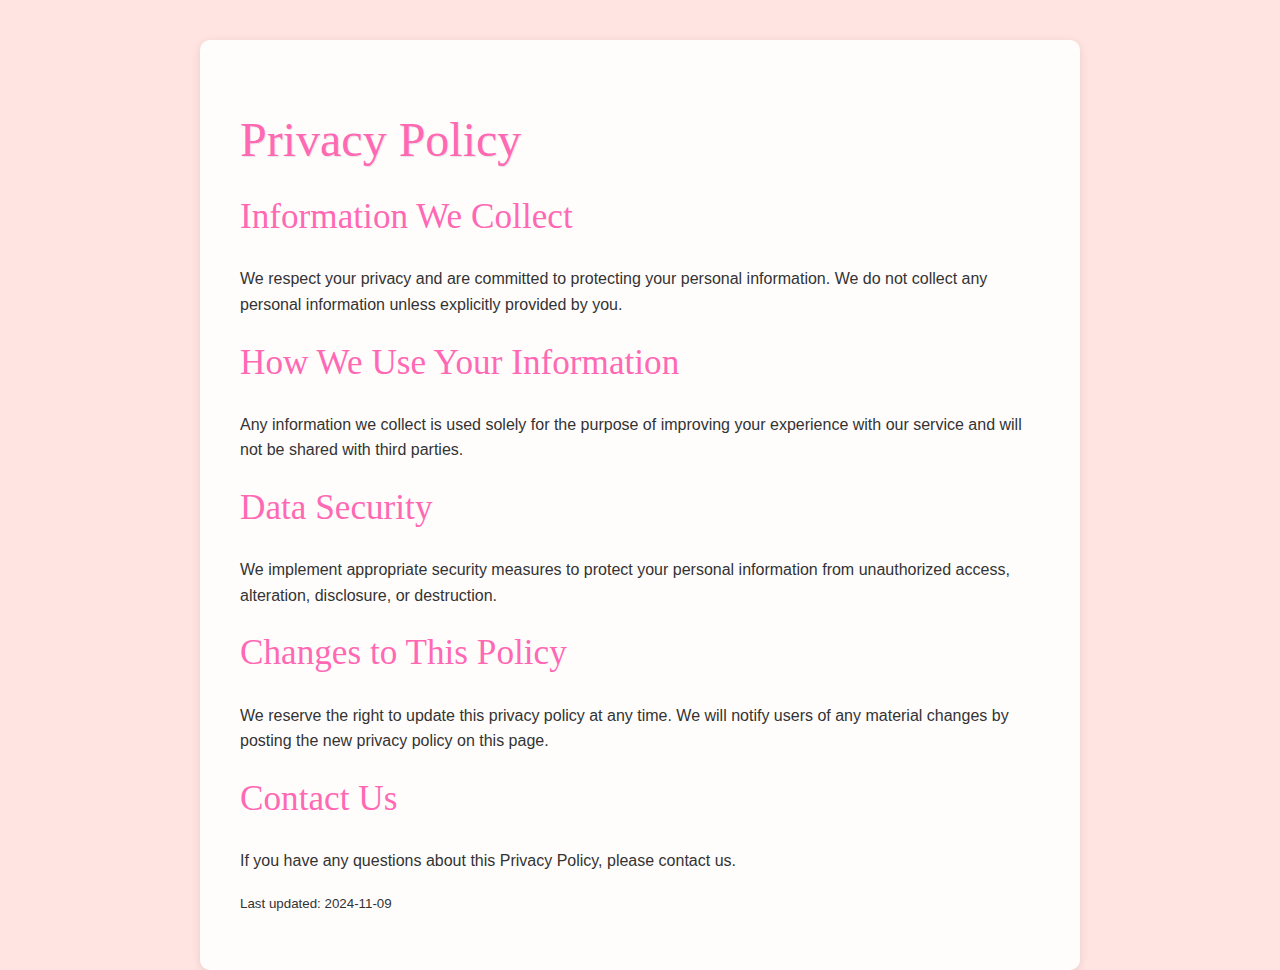
<file: privacy.html>
<!DOCTYPE html>
<html lang="en">
<head>
    <meta charset="UTF-8">
    <meta name="viewport" content="width=device-width, initial-scale=1.0">
    <title>Privacy Policy</title>
    <link href="https://fonts.googleapis.com/css2?family=Cormorant+Garamond:wght@400;600&display=swap" rel="stylesheet">
    <link rel="stylesheet" href="styles.css">
</head>
<body>
    <div class="container">
        <div class="content-card">
            <h1>Privacy Policy</h1>
            
            <h2>Information We Collect</h2>
            <p>We respect your privacy and are committed to protecting your personal information. We do not collect any personal information unless explicitly provided by you.</p>
            
            <h2>How We Use Your Information</h2>
            <p>Any information we collect is used solely for the purpose of improving your experience with our service and will not be shared with third parties.</p>
            
            <h2>Data Security</h2>
            <p>We implement appropriate security measures to protect your personal information from unauthorized access, alteration, disclosure, or destruction.</p>
            
            <h2>Changes to This Policy</h2>
            <p>We reserve the right to update this privacy policy at any time. We will notify users of any material changes by posting the new privacy policy on this page.</p>
            
            <h2>Contact Us</h2>
            <p>If you have any questions about this Privacy Policy, please contact us.</p>
            
            <p><small>Last updated: 2024-11-09</small></p>
        </div>
    </div>
</body>
</html>
</file>
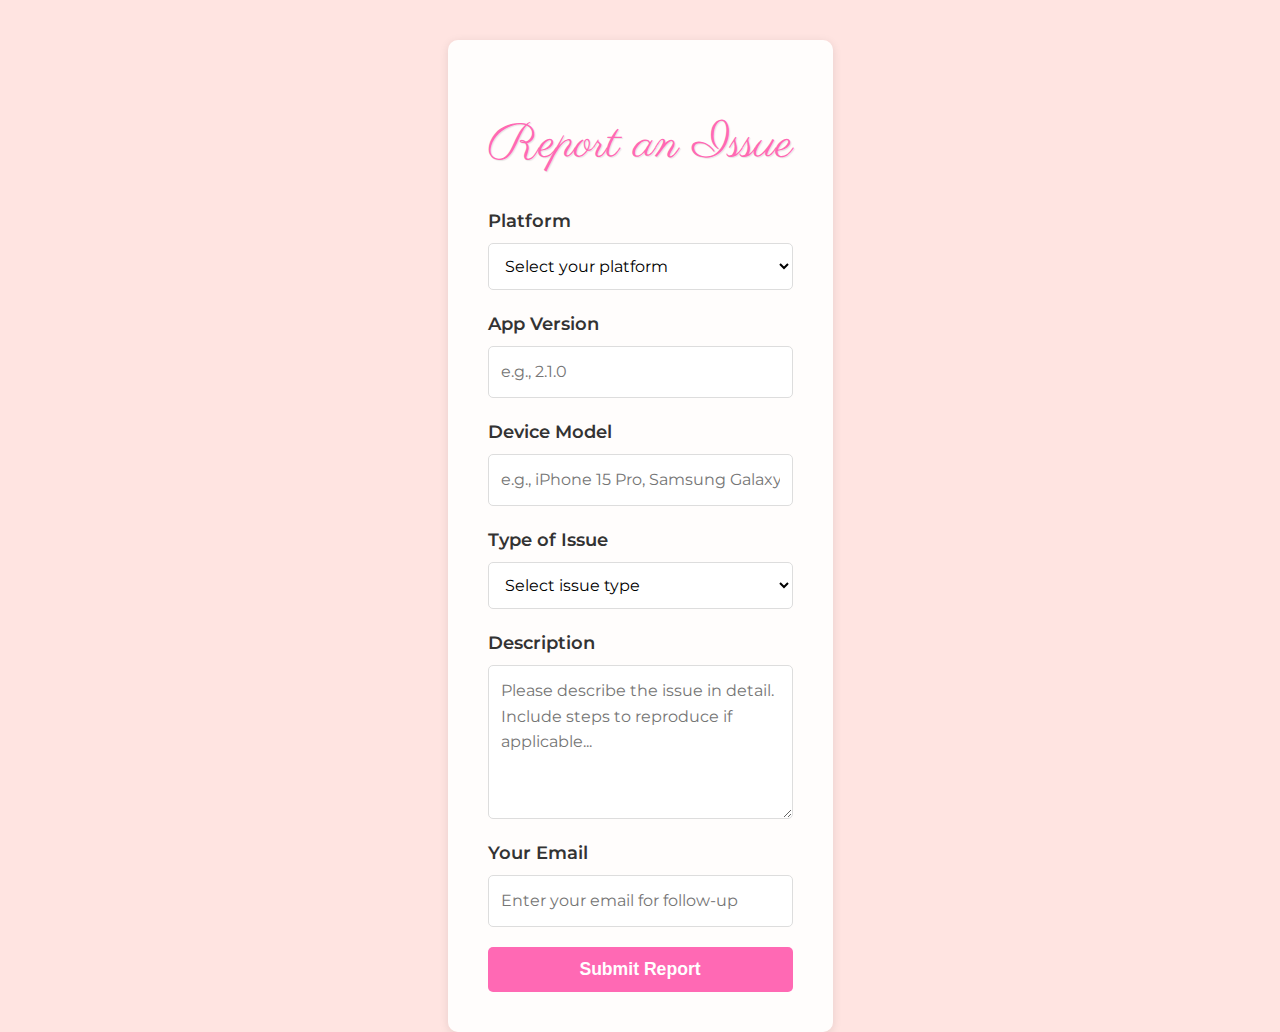
<file: report.html>
<!DOCTYPE html>
<html lang="en">
<head>
    <meta charset="UTF-8">
    <meta name="viewport" content="width=device-width, initial-scale=1.0">
    <title>Report an Issue - JoinOurDay</title>
    <link href="https://fonts.googleapis.com/css2?family=Parisienne&family=Montserrat:wght@300;400;500;600&display=swap" rel="stylesheet">
    <link href="https://fonts.googleapis.com/css2?family=Cormorant+Garamond:wght@400;600&display=swap" rel="stylesheet">
    <link rel="stylesheet" href="styles.css">
</head>
<body>
    <div class="container">
        <div class="content-card">
            <h1>Report an Issue</h1>
            <form id="reportForm" class="report-form">
                <div class="form-group">
                    <label for="platform">Platform</label>
                    <select id="platform" name="platform" required>
                        <option value="">Select your platform</option>
                        <option value="ios">JoinOurDay iOS</option>
                        <option value="android">JoinOurDay Android</option>
                    </select>
                </div>

                <div class="form-group">
                    <label for="appVersion">App Version</label>
                    <input type="text" id="appVersion" name="appVersion" 
                        placeholder="e.g., 2.1.0" required>
                </div>

                <div class="form-group">
                    <label for="deviceModel">Device Model</label>
                    <input type="text" id="deviceModel" name="deviceModel" 
                        placeholder="e.g., iPhone 15 Pro, Samsung Galaxy S23" required>
                </div>

                <div class="form-group">
                    <label for="issueType">Type of Issue</label>
                    <select id="issueType" name="issueType" required>
                        <option value="">Select issue type</option>
                        <option value="bug">Bug Report</option>
                        <option value="crash">App Crash</option>
                        <option value="feature">Feature Request</option>
                        <option value="performance">Performance Issue</option>
                        <option value="account">Account Issue</option>
                        <option value="other">Other</option>
                    </select>
                </div>

                <div class="form-group">
                    <label for="description">Description</label>
                    <textarea id="description" name="description" rows="5" required 
                        placeholder="Please describe the issue in detail. Include steps to reproduce if applicable..."></textarea>
                </div>

                <div class="form-group">
                    <label for="email">Your Email</label>
                    <input type="email" id="email" name="email" required
                        placeholder="Enter your email for follow-up">
                </div>

                <button type="submit" class="submit-button">Submit Report</button>
            </form>
        </div>
    </div>
</body>
</html>
</file>
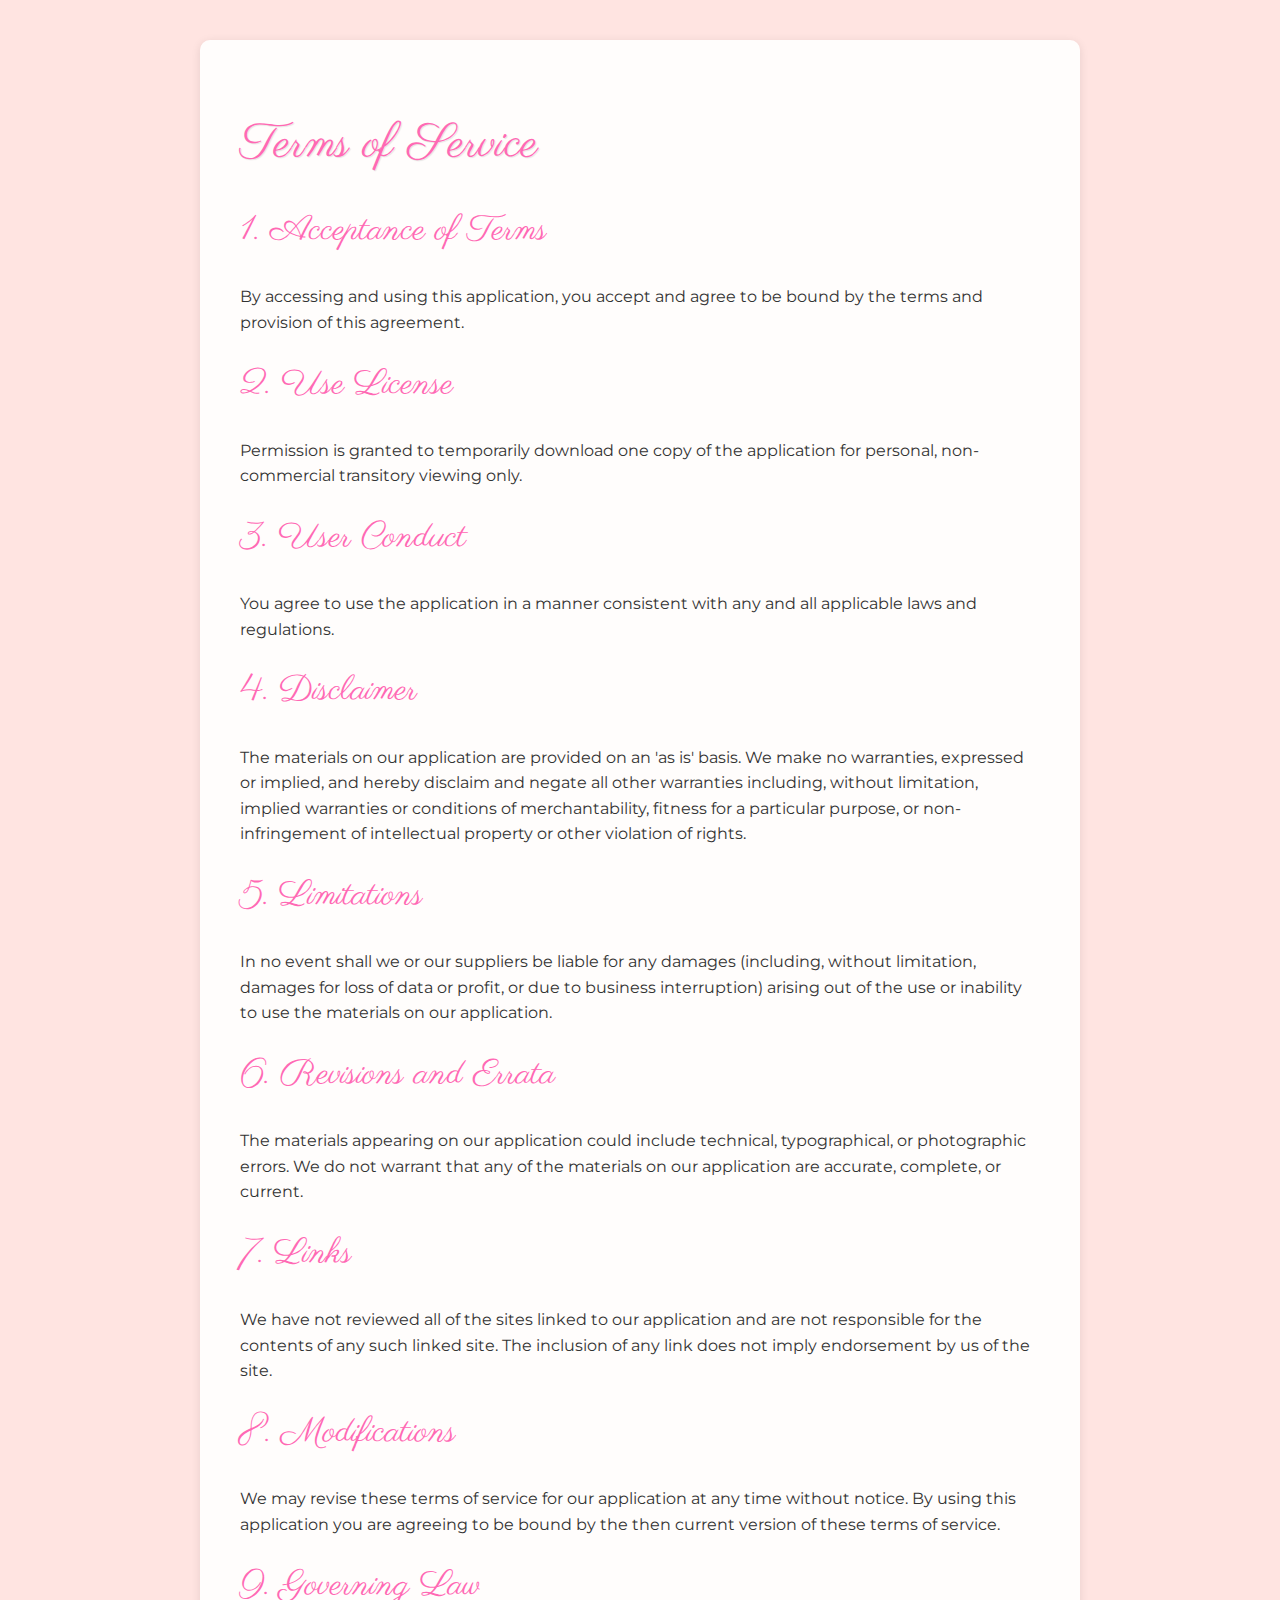
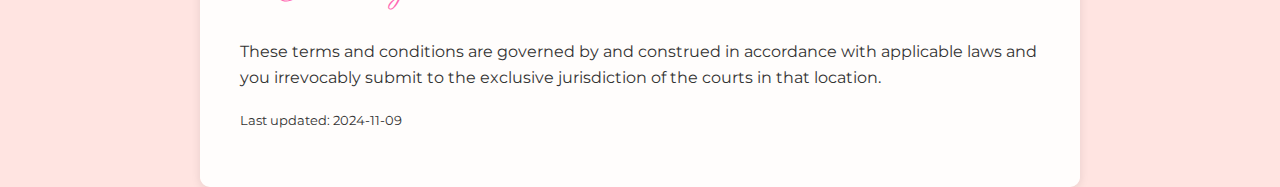
<file: terms.html>
<!DOCTYPE html>
<html lang="en">
<head>
    <meta charset="UTF-8">
    <meta name="viewport" content="width=device-width, initial-scale=1.0">
    <title>Terms of Service</title>
    <link href="https://fonts.googleapis.com/css2?family=Parisienne&family=Montserrat:wght@300;400;500;600&display=swap" rel="stylesheet">
    <link href="https://fonts.googleapis.com/css2?family=Cormorant+Garamond:wght@400;600&display=swap" rel="stylesheet">
    <link rel="stylesheet" href="styles.css">
</head>
<body>
    <div class="container">
        <div class="content-card">
            <h1>Terms of Service</h1>
            
            <h2>1. Acceptance of Terms</h2>
            <p>By accessing and using this application, you accept and agree to be bound by the terms and provision of this agreement.</p>
            
            <h2>2. Use License</h2>
            <p>Permission is granted to temporarily download one copy of the application for personal, non-commercial transitory viewing only.</p>
            
            <h2>3. User Conduct</h2>
            <p>You agree to use the application in a manner consistent with any and all applicable laws and regulations.</p>
            
            <h2>4. Disclaimer</h2>
            <p>The materials on our application are provided on an 'as is' basis. We make no warranties, expressed or implied, and hereby disclaim and negate all other warranties including, without limitation, implied warranties or conditions of merchantability, fitness for a particular purpose, or non-infringement of intellectual property or other violation of rights.</p>
            
            <h2>5. Limitations</h2>
            <p>In no event shall we or our suppliers be liable for any damages (including, without limitation, damages for loss of data or profit, or due to business interruption) arising out of the use or inability to use the materials on our application.</p>
            
            <h2>6. Revisions and Errata</h2>
            <p>The materials appearing on our application could include technical, typographical, or photographic errors. We do not warrant that any of the materials on our application are accurate, complete, or current.</p>
            
            <h2>7. Links</h2>
            <p>We have not reviewed all of the sites linked to our application and are not responsible for the contents of any such linked site. The inclusion of any link does not imply endorsement by us of the site.</p>
            
            <h2>8. Modifications</h2>
            <p>We may revise these terms of service for our application at any time without notice. By using this application you are agreeing to be bound by the then current version of these terms of service.</p>
            
            <h2>9. Governing Law</h2>
            <p>These terms and conditions are governed by and construed in accordance with applicable laws and you irrevocably submit to the exclusive jurisdiction of the courts in that location.</p>
            
            <p><small>Last updated: 2024-11-09</small></p>
        </div>
    </div>
</body>
</html>
</file>
<file: styles.css>
body {
    background-color: #FFE4E1;
    font-family: 'Montserrat', sans-serif;
    margin: 0;
}

.container {
    min-height: 100vh;
    display: flex;
    flex-direction: column;
    justify-content: space-between;
    align-items: center;
    padding: 20px;
    max-height: 100vh;
    box-sizing: border-box;
}

.content-wrapper {
    flex: 1;
    display: flex;
    flex-direction: column;
    justify-content: center;
    align-items: center;
    width: 100%;
    margin: auto 0;
}

/* Common styles for both terms and privacy content */
.content-card {
    max-width: 800px;
    padding: 40px;
    background-color: rgba(255, 255, 255, 0.9);
    border-radius: 10px;
    box-shadow: 0 2px 10px rgba(0, 0, 0, 0.1);
    margin: 20px;
    text-align: left;
    position: relative;
    z-index: 0;
}

h1, h2, h3, h4, h5, h6 {
    font-family: 'Parisienne', cursive;
    color: #FF69B4;
}

h1 {
    margin-bottom: 30px;
    font-size: 3rem;
    font-weight: normal;
    text-shadow: 1px 1px 1px rgba(0, 0, 0, 0.1);
    position: relative;
    z-index: 1;
}

h2 {
    margin-top: 25px;
    font-size: 2.2rem;
    font-weight: normal;
}

p, li, label, input, select, textarea {
    font-family: 'Montserrat', sans-serif;
    line-height: 1.6;
}

p {
    margin-bottom: 15px;
    color: #333;
}

ul {
    margin-bottom: 15px;
    padding-left: 20px;
}

li {
    color: #333;
    margin-bottom: 8px;
}

/* Main title styles */
.main-title {
    font-family: 'Parisienne', cursive;
    font-size: 5rem;
    color: #FF69B4;
    margin: 0 0 20px 0;
    text-align: center;
    font-weight: normal;
    line-height: 1.4;
    text-shadow: 2px 2px 4px rgba(0, 0, 0, 0.1);
    animation: fadeIn 1.5s ease-out;
    padding: 0 20px;
    width: 100%;
    box-sizing: border-box;
    max-width: 100%;
    overflow-wrap: break-word;
    word-wrap: break-word;
    hyphens: auto;
}

@keyframes fadeIn {
    from {
        opacity: 0;
        transform: translateY(-20px);
    }
    to {
        opacity: 1;
        transform: translateY(0);
    }
}

/* Existing styles for homepage */
#vara-container {
    display: flex;
    justify-content: center;
    align-items: center;
    width: 100%;
    margin-bottom: 10px;
}

.subtitle {
    font-size: 24px;
    color: #FF69B4;
    opacity: 0;
    transition: opacity 2s ease-in-out;
}

/* Add these styles to your existing CSS file */

.report-form {
    display: flex;
    flex-direction: column;
    gap: 20px;
}

.form-group {
    display: flex;
    flex-direction: column;
    gap: 8px;
}

.form-group label {
    color: #333;
    font-size: 1.1rem;
    font-weight: 600;
}

.form-group input,
.form-group select,
.form-group textarea {
    padding: 12px;
    border: 1px solid #ddd;
    border-radius: 5px;
    font-size: 1rem;
    background-color: white;
    width: 100%;
    box-sizing: border-box;
}

.form-group textarea {
    resize: vertical;
    min-height: 120px;
}

.submit-button {
    background-color: #FF69B4;
    color: white;
    border: none;
    padding: 12px 24px;
    border-radius: 5px;
    font-size: 1.1rem;
    cursor: pointer;
    transition: all 0.3s ease;
    font-weight: 600;
}

.submit-button:hover {
    background-color: #FF1493;
    transform: translateY(-1px);
    box-shadow: 0 2px 5px rgba(0, 0, 0, 0.1);
}

.submit-button:active {
    transform: translateY(0);
}

.form-group input:focus,
.form-group select:focus,
.form-group textarea:focus {
    outline: none;
    border-color: #FF69B4;
    box-shadow: 0 0 0 2px rgba(255, 105, 180, 0.2);
}

/* Responsive adjustments */
@media (max-width: 600px) {
    .content-card {
        margin: 10px;
        padding: 20px;
    }

    h1 {
        font-size: 2rem;
    }

    .submit-button {
        width: 100%;
    }

    .main-title {
        font-size: 3.2rem;
        line-height: 1.3;
        padding: 0 15px;
    }
    
    .footer-links {
        gap: 15px;
        padding: 0 20px;
    }
    
    .footer-link {
        font-size: 0.9rem;
    }
}

/* Add these styles to your existing CSS file */

.main-nav {
    position: fixed;
    top: 0;
    width: 100%;
    padding: 20px;
    z-index: 1000;
    display: flex;
    justify-content: flex-end;
}

.nav-links {
    margin-right: 20px;
}

.nav-link {
    color: #FF69B4;
    text-decoration: none;
    font-size: 1.1rem;
    padding: 8px 16px;
    border: 2px solid #FF69B4;
    border-radius: 20px;
    transition: all 0.3s ease;
}

.nav-link:hover {
    background-color: #FF69B4;
    color: white;
}

.app-links {
    margin-top: 30px;
    display: flex;
    gap: 20px;
    justify-content: center;
}

.app-store-link {
    color: #FF69B4;
    text-decoration: none;
    font-size: 1.1rem;
    padding: 10px 20px;
    border: 2px solid #FF69B4;
    border-radius: 25px;
    transition: all 0.3s ease;
}

.app-store-link:hover {
    background-color: #FF69B4;
    color: white;
    transform: translateY(-2px);
    box-shadow: 0 2px 5px rgba(0, 0, 0, 0.1);
}

/* Add footer styles */
.footer {
    width: 100%;
    padding: 20px 0;
    margin-top: auto;
}

.footer-links {
    display: flex;
    justify-content: center;
    gap: 30px;
    flex-wrap: wrap;
}

.footer-link {
    color: #FF69B4;
    text-decoration: none;
    font-size: 1rem;
    transition: all 0.3s ease;
    padding: 5px 10px;
}

.footer-link:hover {
    color: #FF1493;
    transform: translateY(-2px);
}

/* Update responsive styles */
@media (max-width: 600px) {
    .footer-links {
        gap: 15px;
        padding: 0 20px;
    }
    
    .footer-link {
        font-size: 0.9rem;
    }
}

/* Download page styles */
.app-description {
    font-size: 1.5rem;
    color: #666;
    text-align: center;
    margin-bottom: 40px;
    font-family: 'Montserrat', sans-serif;
}

.app-store-buttons {
    display: flex;
    justify-content: center;
    gap: 20px;
    margin: 40px 0;
    flex-wrap: wrap;
}

.store-button {
    transition: transform 0.3s ease;
    display: block;
}

.store-button:hover {
    transform: translateY(-5px);
}

.store-badge {
    height: 50px;
    width: auto;
}

.app-features {
    display: grid;
    grid-template-columns: repeat(auto-fit, minmax(250px, 1fr));
    gap: 30px;
    margin: 60px auto;
    max-width: 1200px;
    padding: 0 20px;
}

.feature {
    text-align: center;
    padding: 20px;
    background: rgba(255, 255, 255, 0.9);
    border-radius: 15px;
    box-shadow: 0 4px 6px rgba(0, 0, 0, 0.1);
    transition: transform 0.3s ease;
}

.feature:hover {
    transform: translateY(-5px);
}

.feature h2 {
    font-size: 1.8rem;
    margin-bottom: 15px;
}

.feature p {
    font-size: 1.1rem;
    color: #666;
    margin: 0;
}

/* Update responsive styles */
@media (max-width: 600px) {
    .app-description {
        font-size: 1.2rem;
        padding: 0 20px;
    }

    .store-badge {
        height: 40px;
    }

    .app-features {
        grid-template-columns: 1fr;
        gap: 20px;
        margin: 40px auto;
    }

    .feature h2 {
        font-size: 1.5rem;
    }

    .feature p {
        font-size: 1rem;
    }
}
</file>
